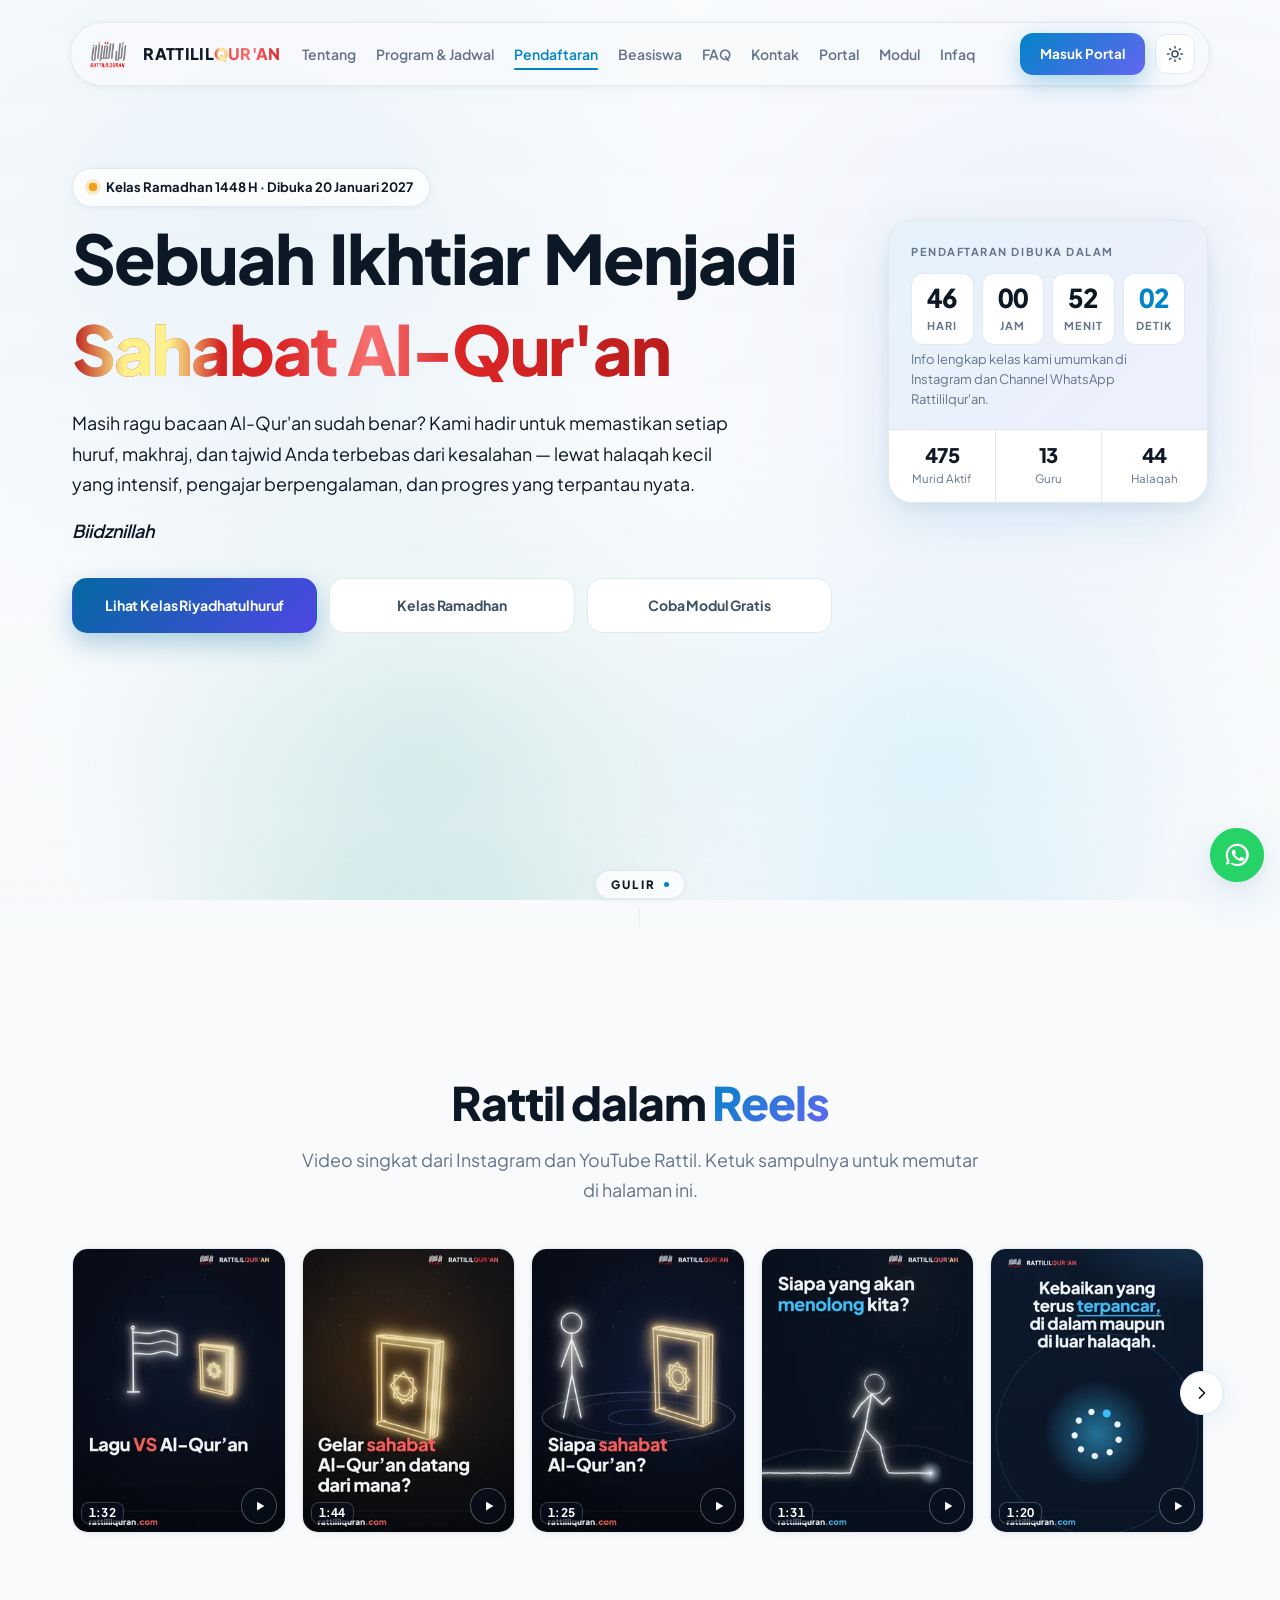
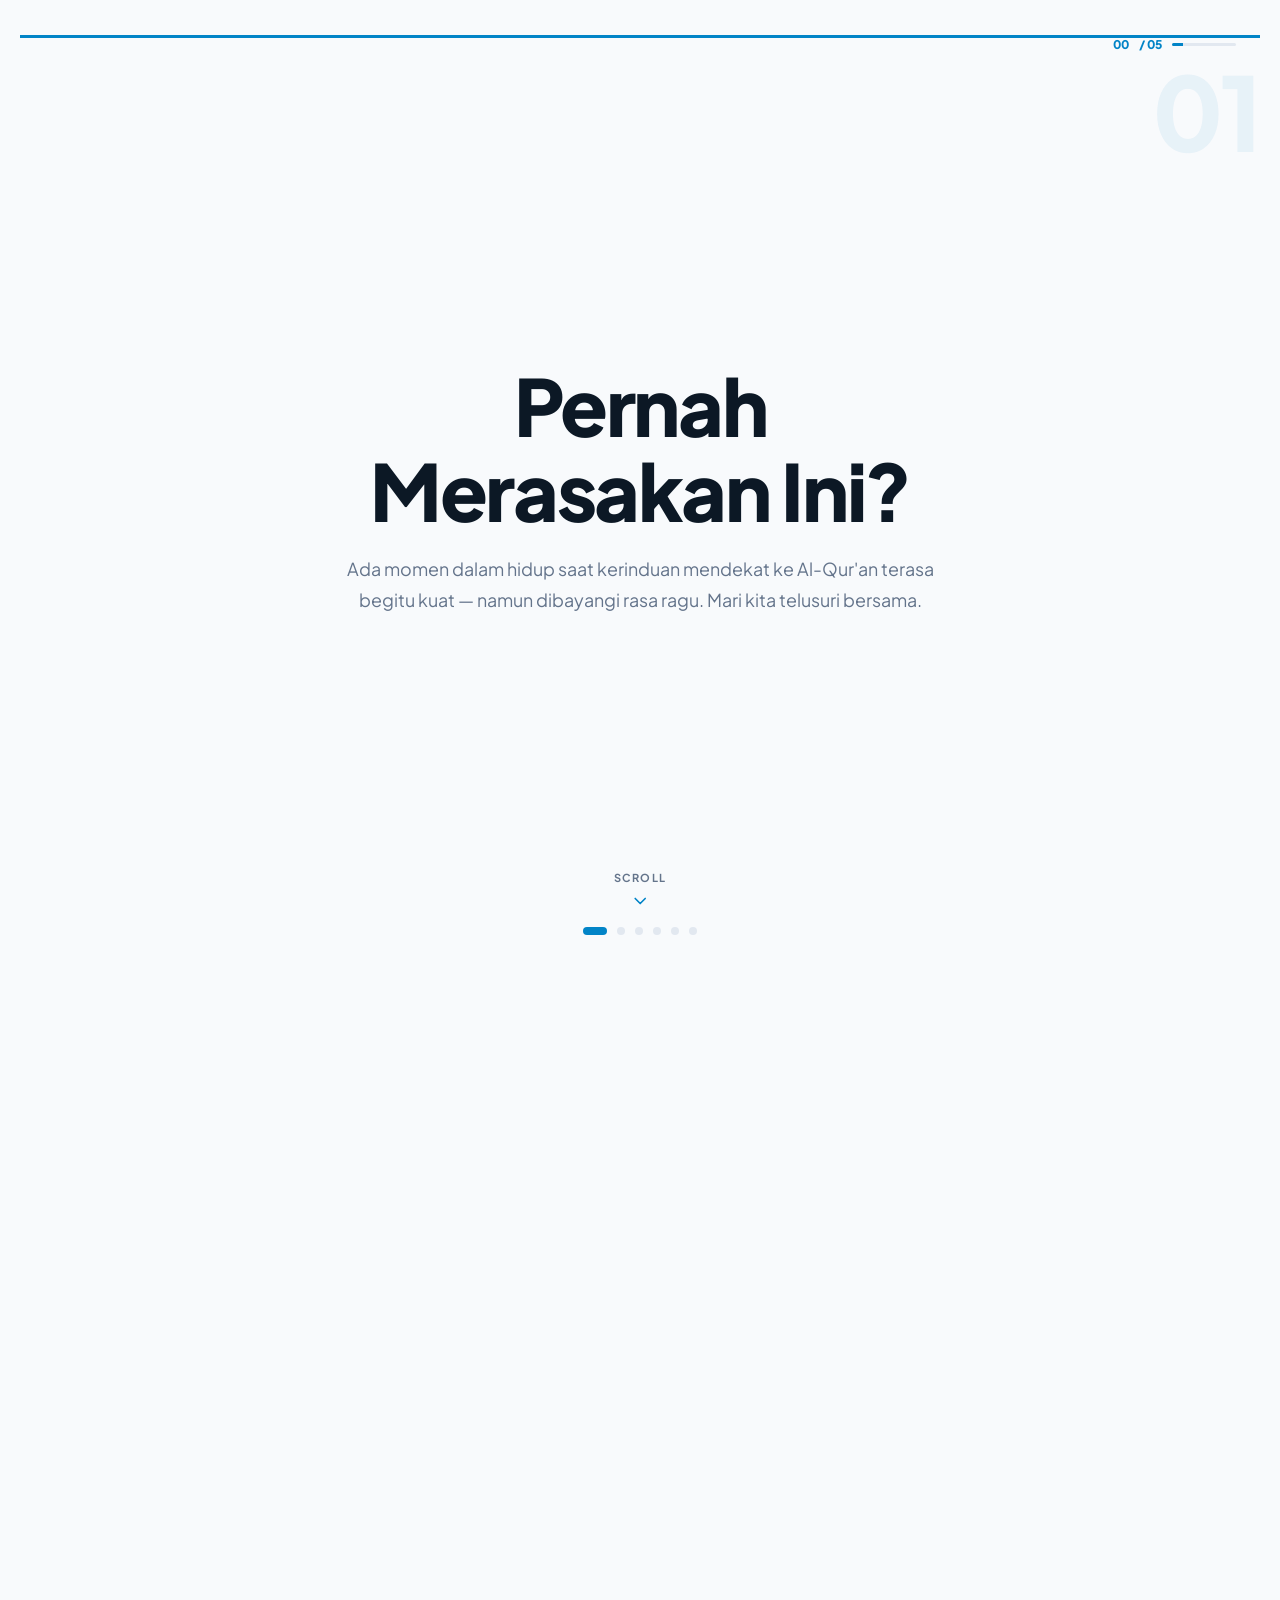
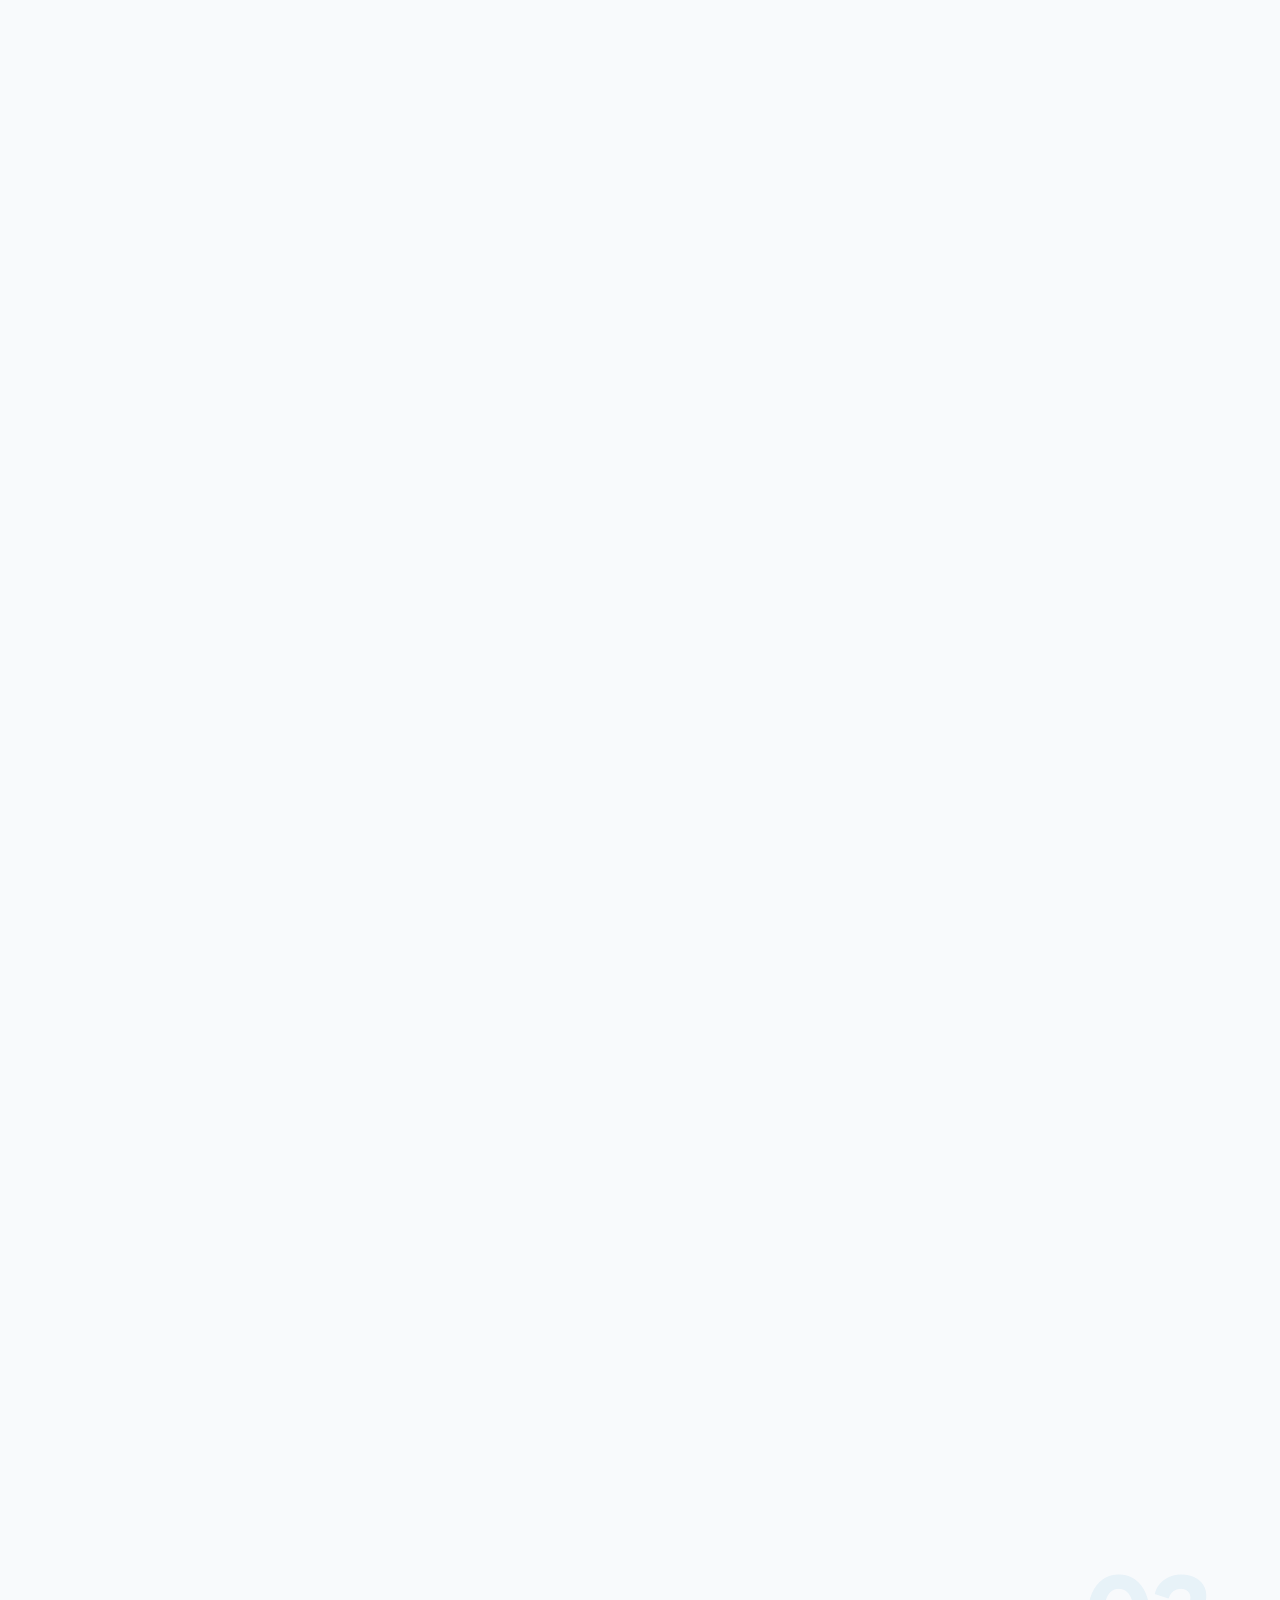
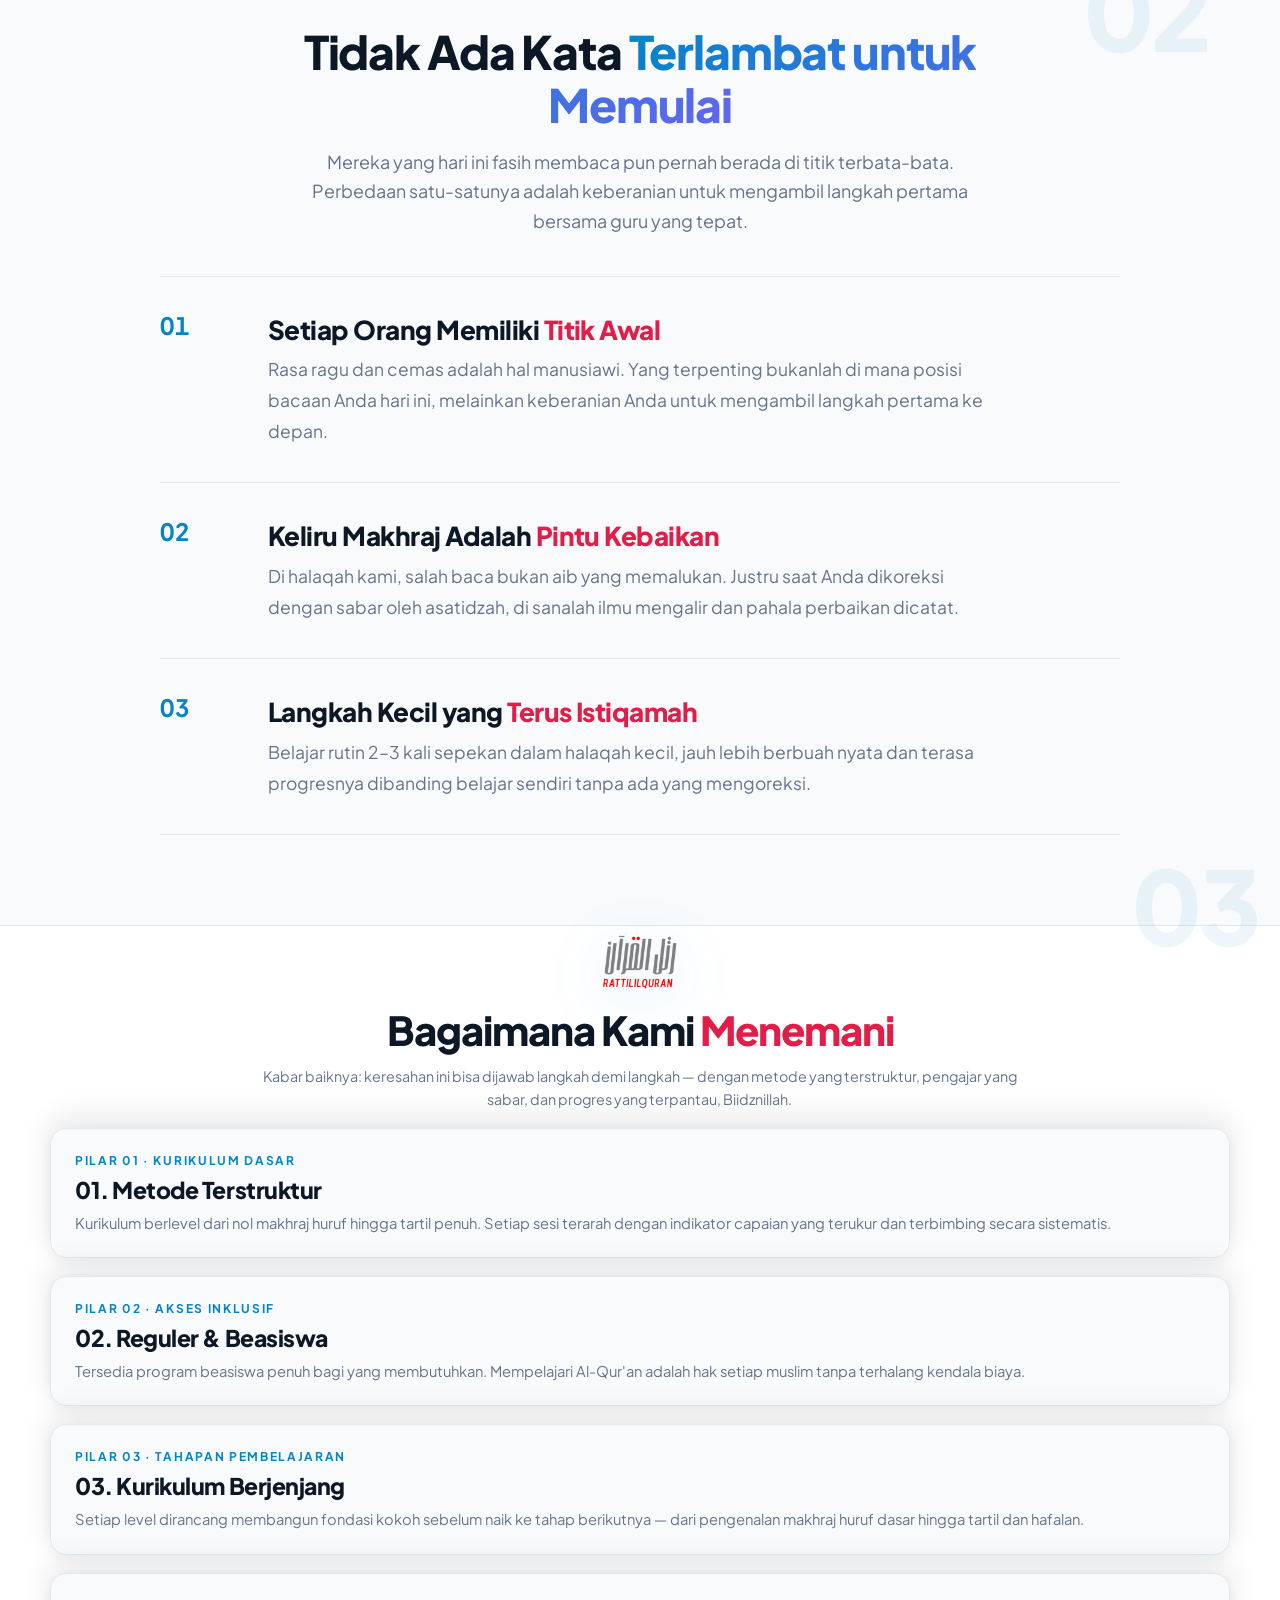
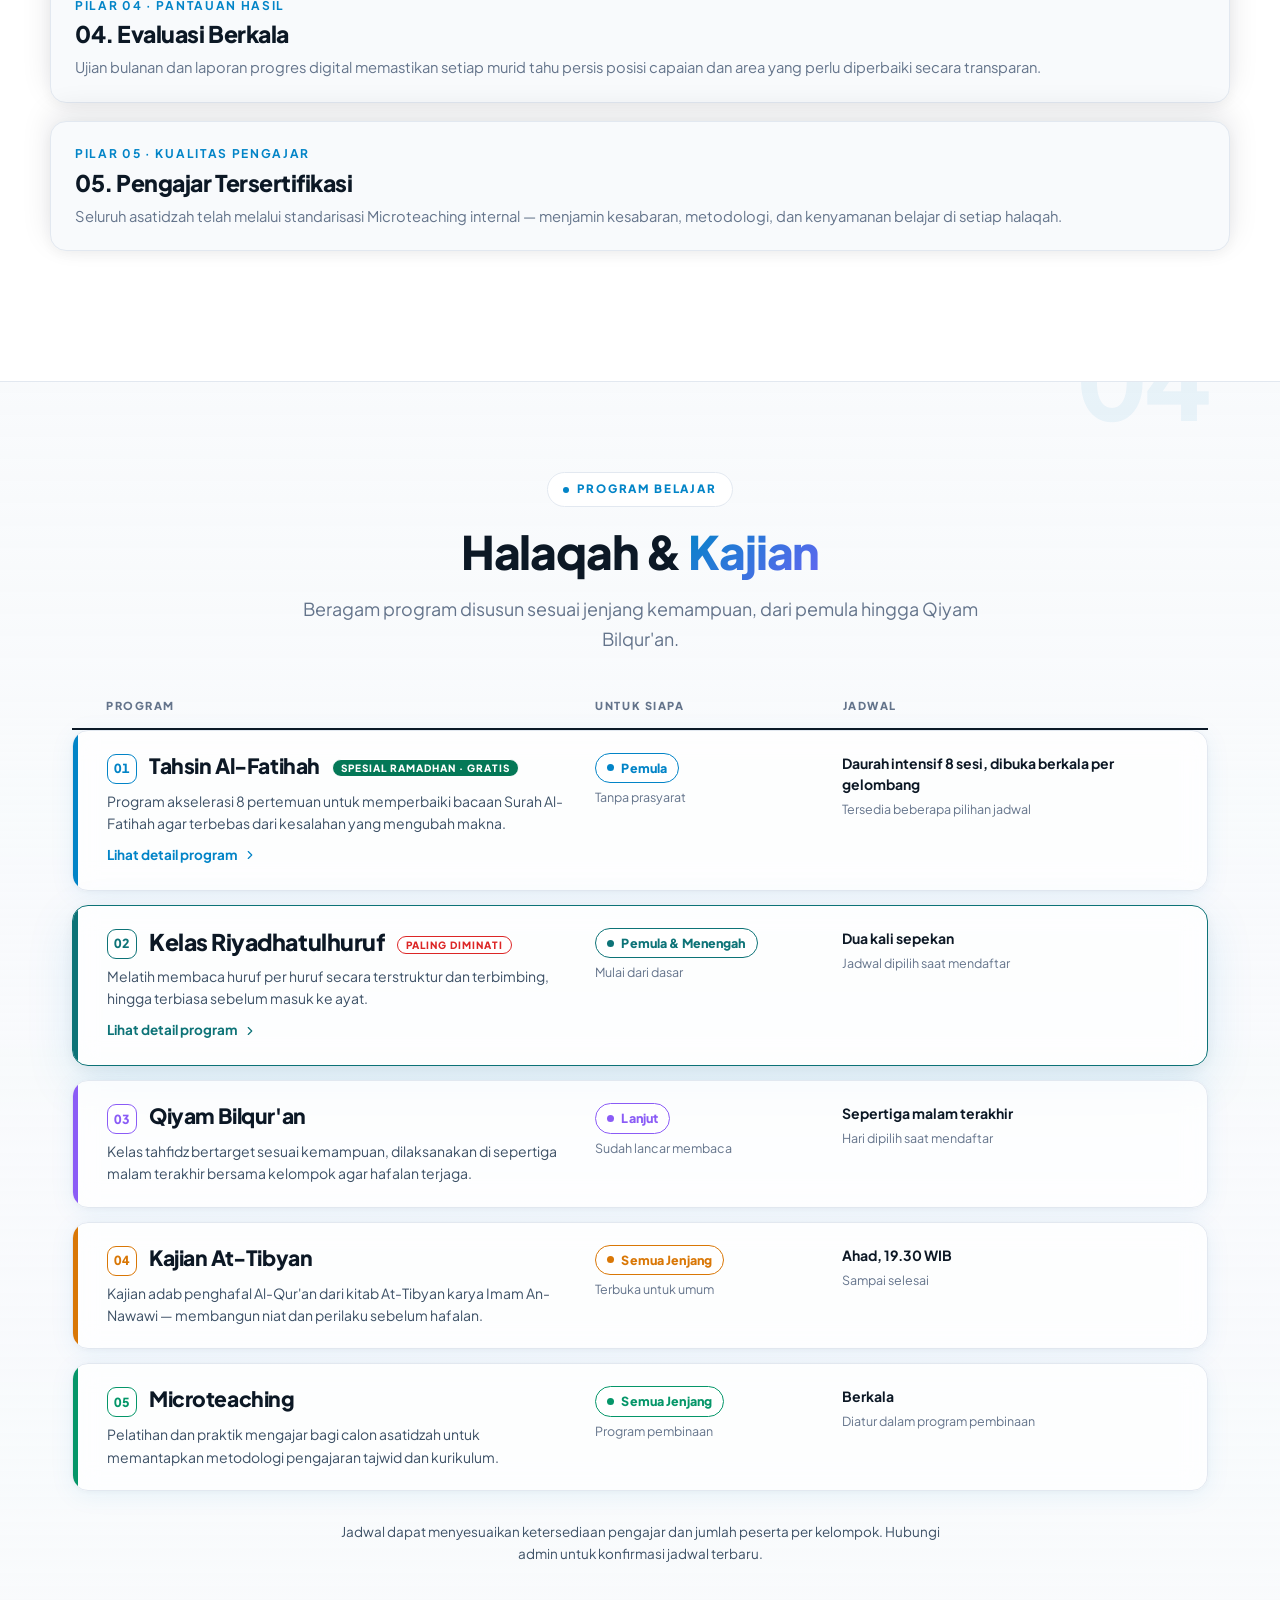
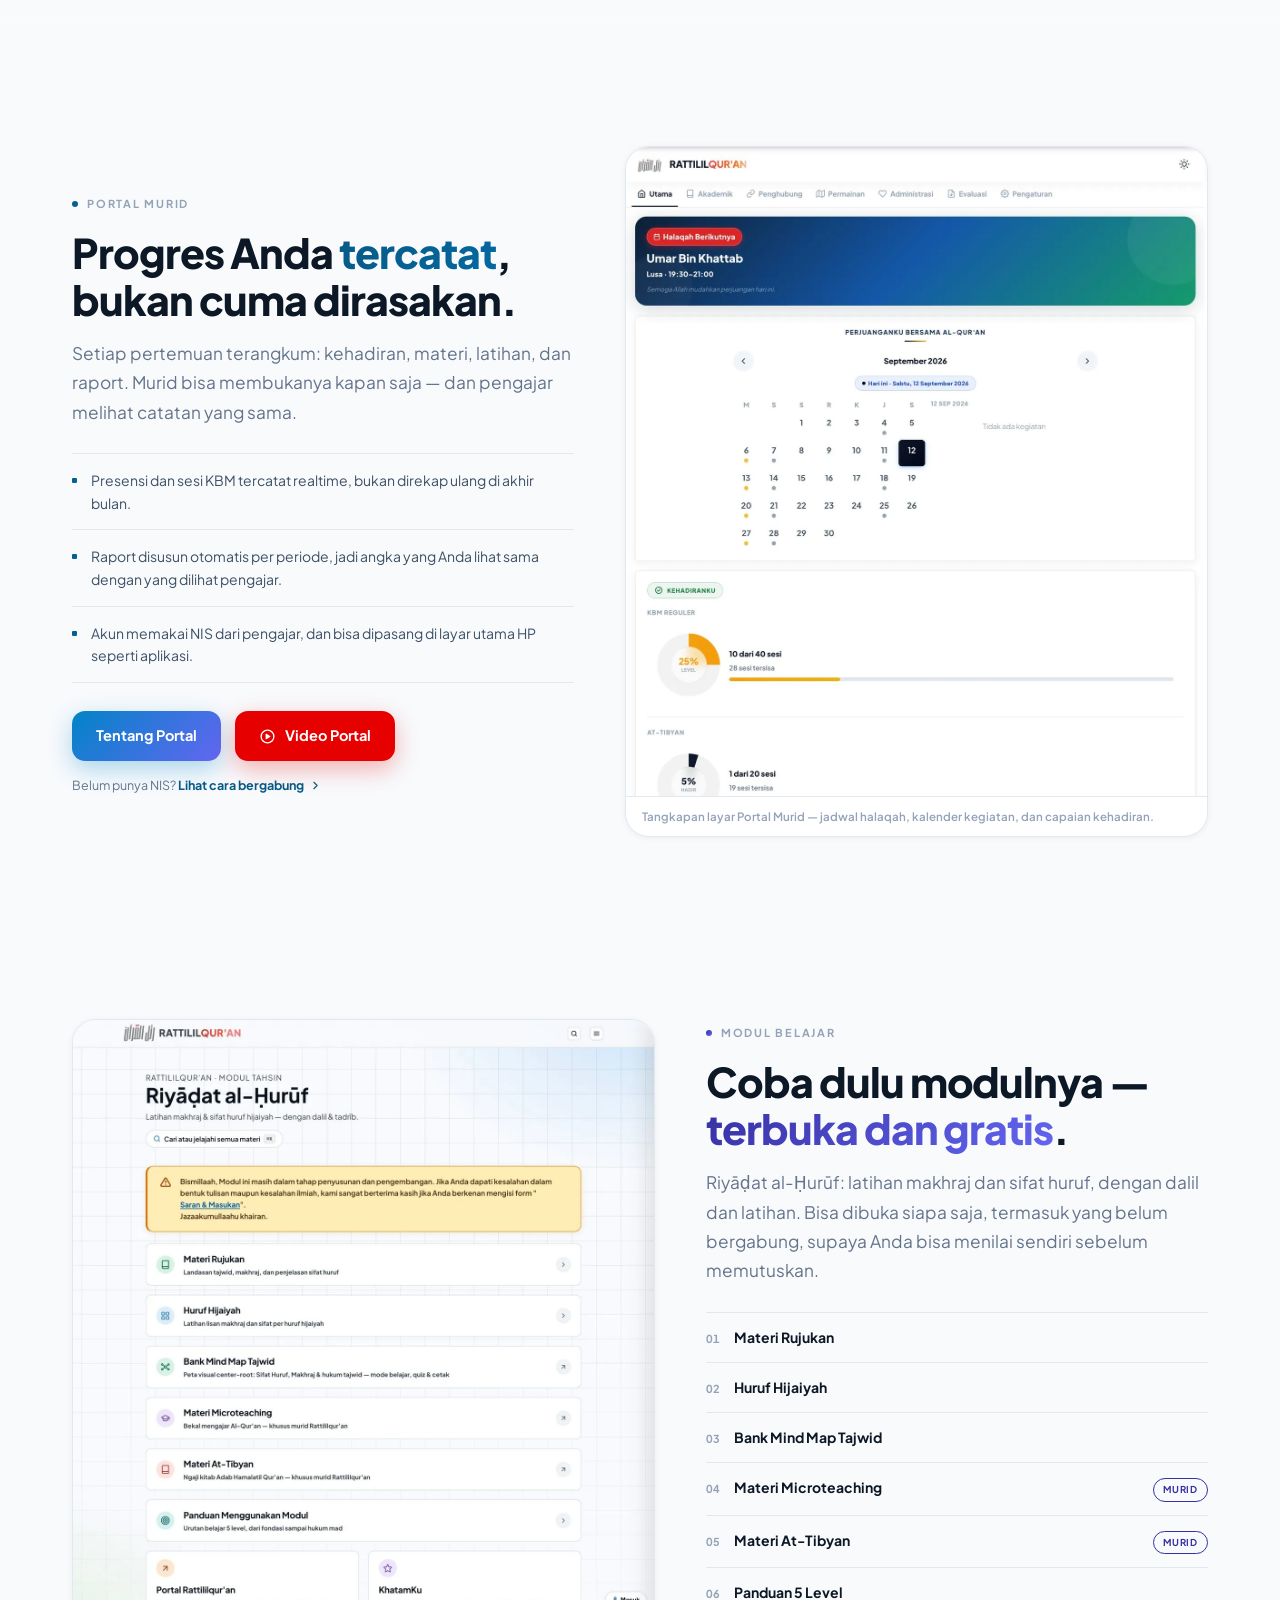
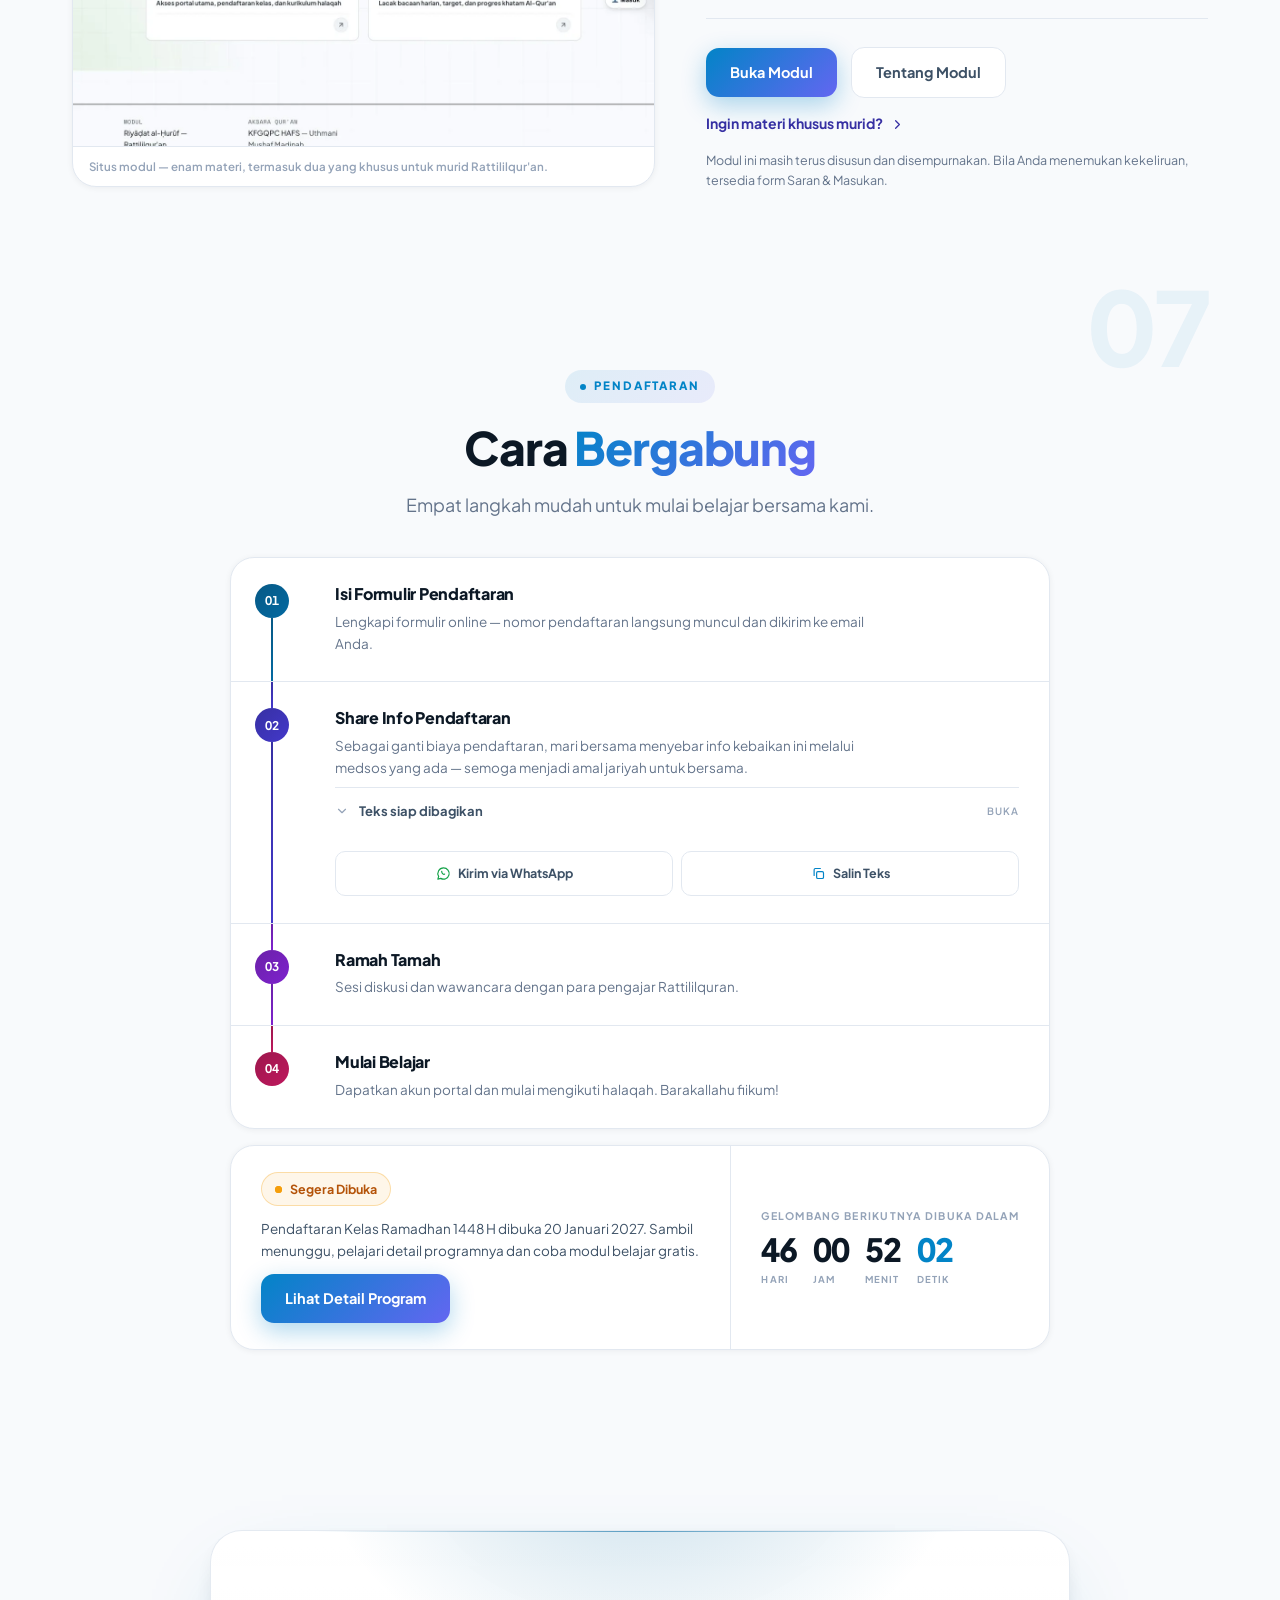
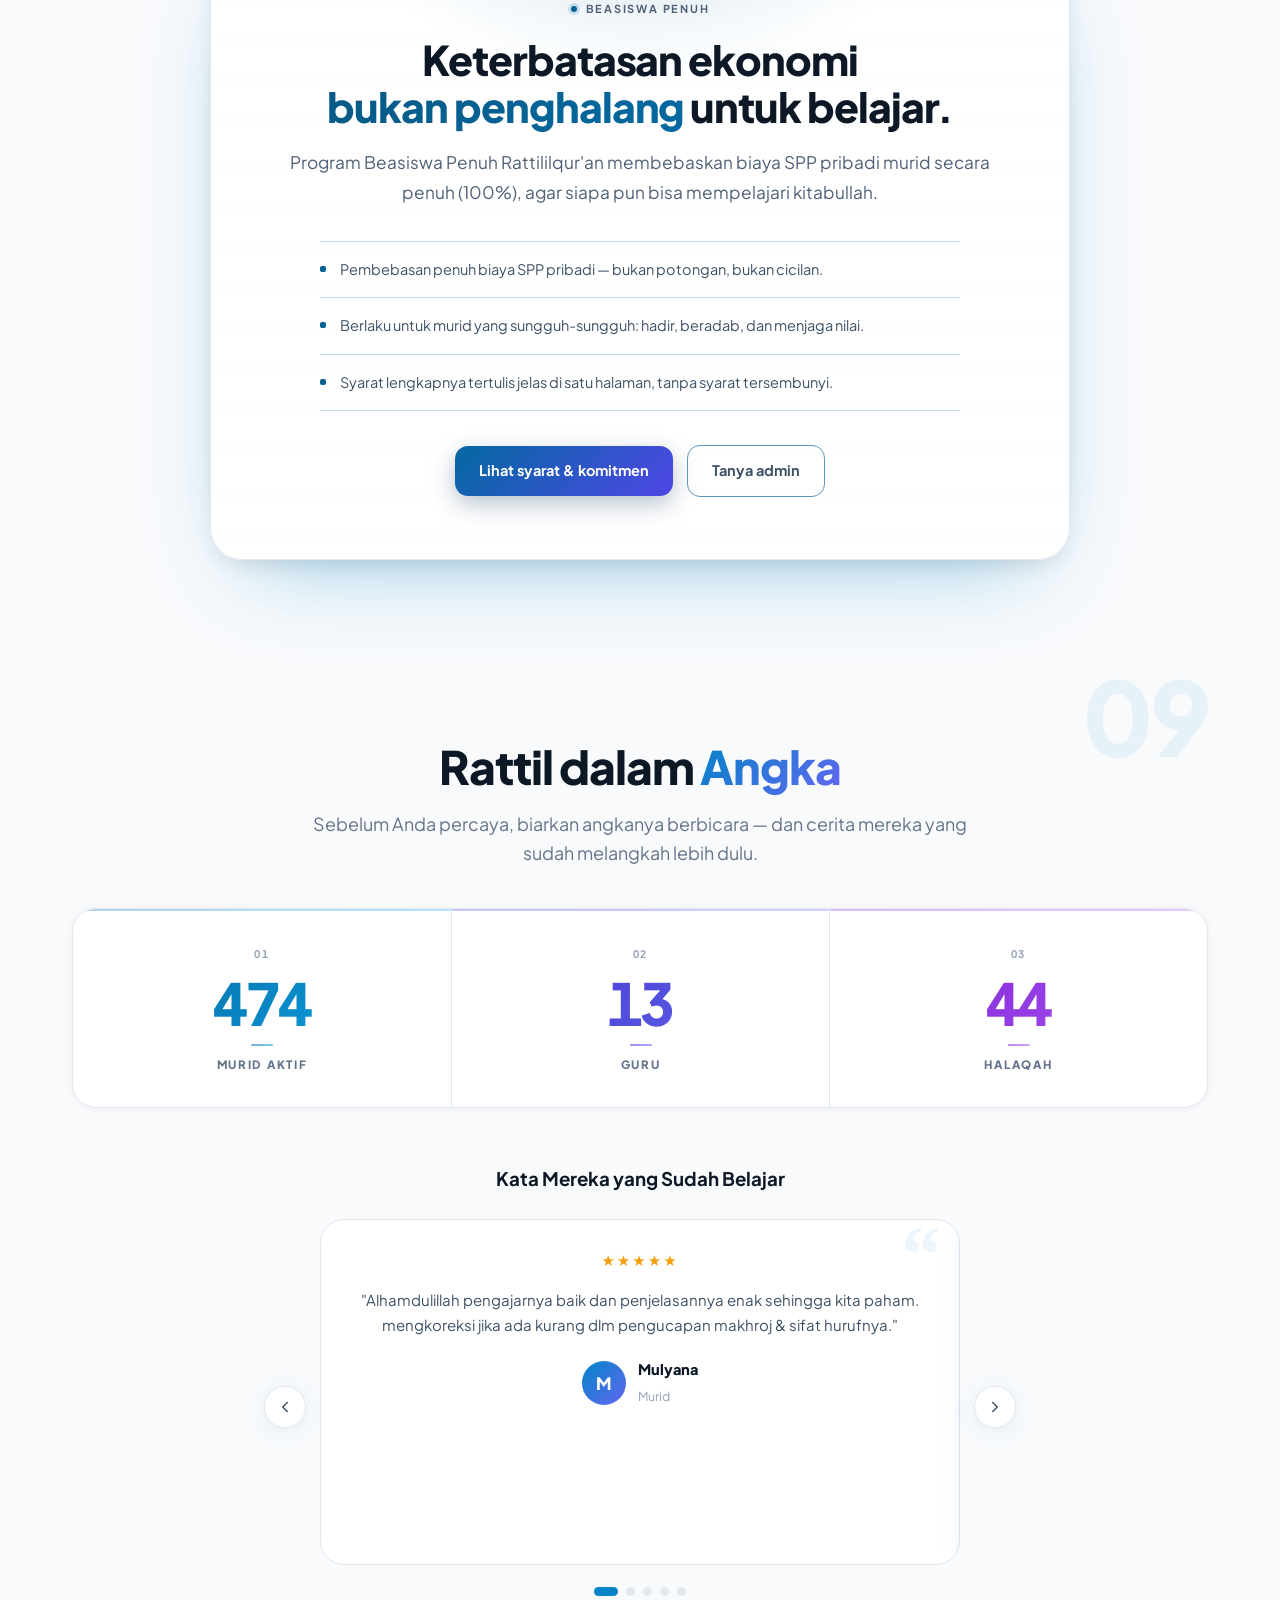
<file: index.html>
<!DOCTYPE html>
<html lang="id">
<head>
<script>
(function(){var t='system';try{t=localStorage.getItem('theme')||'system';}catch(e){}if(t==='dark'||(t==='system'&&window.matchMedia('(prefers-color-scheme: dark)').matches))document.documentElement.classList.add('theme-dark');})();
// Penanda JS aktif: animasi reveal hanya menyembunyikan konten bila skrip jalan.
// Tanpa ini, halaman tanpa JavaScript akan menyisakan elemen yang tak terlihat.
document.documentElement.classList.add('js');
</script>
<meta charset="UTF-8"/>
<meta name="google-site-verification" content="sTilhX3bCU2Qq35i1FYT9OktC3XqZ81PhK7-h01PFLQ"/>
<meta name="viewport" content="width=device-width, initial-scale=1.0, viewport-fit=cover"/>
<meta name="theme-color" content="#0d1f35"/>
<meta name="description" content="Rattililqur'an — Sebuah ikhtiar menjadi sahabat Al-Qur'an. Lembaga Tahsin & Tahfidz dengan halaqah kecil, pengajar berpengalaman, dan metode pembelajaran terstruktur."/>
<link rel="canonical" href="https://rattililquran.com/"/>
<meta property="og:title" content="Rattililqur'an — Sebuah Ikhtiar Menjadi Sahabat Al-Qur'an"/>
<meta property="og:description" content="Lembaga Tahsin & Tahfidz Al-Qur'an. Bergabunglah dalam halaqah pembelajaran yang terstruktur dan penuh berkah."/>
<meta property="og:type" content="website"/>
<meta property="og:url" content="https://rattililquran.com/"/>
<meta property="og:image" content="https://rattililquran.com/assets/images/og-home.jpg"/>
<meta property="og:image:width" content="1200"/>
<meta property="og:image:height" content="630"/>
<meta property="og:image:alt" content="Kartu Rattililqur'an: belajar Al-Qur'an dengan tartil, terstruktur & terpantau"/>
<meta property="og:image:type" content="image/jpeg"/>
<meta property="og:locale" content="id_ID"/>
<meta name="twitter:card" content="summary"/>
<meta name="twitter:title" content="Rattililqur'an — Sebuah Ikhtiar Menjadi Sahabat Al-Qur'an"/>
<meta name="twitter:description" content="Lembaga Tahsin & Tahfidz Al-Qur'an dengan halaqah kecil, pengajar berpengalaman, dan metode pembelajaran terstruktur."/>
<meta name="twitter:image" content="https://rattililquran.com/assets/images/og-home.jpg"/>
<link rel="icon" type="image/x-icon" href="favicon.ico">
<link rel="icon" type="image/png" sizes="192x192" href="assets/icons/icon-192.png">
<link rel="apple-touch-icon" sizes="180x180" href="apple-touch-icon.png">
<title>Rattililqur'an — Sebuah Ikhtiar Menjadi Sahabat Al-Qur'an</title>
<link rel="preload" as="image" imagesrcset="assets/images/Rattilhomepage-mobile-780.webp 780w, assets/images/Rattilhomepage-mobile-1170.webp 1170w" imagesizes="100vw" type="image/webp" media="(max-width:900px)" fetchpriority="high">
<link rel="preload" as="image" imagesrcset="assets/images/Rattilhomepage-desktop-1280.webp 1280w, assets/images/Rattilhomepage-desktop-1920.webp 1920w" imagesizes="100vw" type="image/webp" media="(min-width:901px)" fetchpriority="high">
<link rel="stylesheet" href="assets/fonts.css">
<script type="application/ld+json">
{
  "@context": "https://schema.org",
  "@graph": [
    {
      "@type": "WebSite",
      "@id": "https://rattililquran.com/#website",
      "url": "https://rattililquran.com/",
      "name": "Rattililqur'an",
      "alternateName": [
        "Rattilil Qur'an",
        "Rattililquran"
      ],
      "inLanguage": "id",
      "publisher": {
        "@id": "https://rattililquran.com/#organization"
      }
    },
    {
      "@type": "EducationalOrganization",
      "@id": "https://rattililquran.com/#organization",
      "name": "Rattililqur'an",
      "alternateName": "Rattililquran",
      "url": "https://rattililquran.com/",
      "logo": "https://rattililquran.com/assets/images/logo-abu.png",
      "description": "Lembaga Tahsin & Tahfidz Al-Qur'an dengan halaqah kecil, pengajar berpengalaman, dan metode pembelajaran terstruktur.",
      "email": "rattililquran.id@gmail.com",
      "sameAs": [
        "https://instagram.com/rattililquran",
        "https://youtube.com/@rattililquranindonesia",
        "https://whatsapp.com/channel/0029VaGYGlKCMY0A7aS9hj08"
      ],
      "contactPoint": {
        "@type": "ContactPoint",
        "telephone": "+62-823-1699-3233",
        "contactType": "customer service",
        "areaServed": "ID",
        "availableLanguage": [
          "Indonesian"
        ]
      }
    }
  ]
}
</script>
<style>
/* <picture> adalah elemen inline yang menambah tinggi baris. Untuk logo,
   tinggi barisnya dinolkan agar tinggi tetap ditentukan <img> seperti semula. */
.nav-brand picture,.footer-brand picture,.nikola-hero-logo picture{line-height:0;font-size:0}
.nav-brand picture img,.footer-brand picture img,.nikola-hero-logo picture img{display:block}


/* ════════════════════════════════════════════════════════════
   Rattililqur'an — Landing Page
   [EDIT] Konten yang perlu diisi ditandai dengan komentar [EDIT]:
   - Nomor WhatsApp  : 6282316993233
   - Instagram       : @rattililquran
   - Email           : rattililquran.id@gmail.com
   - Angka statistik : atribut data-count
   - Testimoni       : ganti teks bertanda [EDIT TESTIMONI]
   ════════════════════════════════════════════════════════════ */
:root{
  /* Backgrounds */
  --c-bg:#f8fafc; --c-card:#ffffff; --c-soft:#eff6ff; --c-glass:rgba(255,255,255,.72); --c-nav:rgba(248,250,252,.88);
  /* Ink */
  --c-ink:#0c1825; --c-ink-2:#3d5166; --c-ink-3:#64748b; --c-ink-4:#94a3b8;
  /* Brand */
  --c-primary:#0284c7; --c-primary-2:#6366f1; --c-accent:#059669;
  /* Line */
  --c-line:#e2e8f0;
  /* Gradients */
  --grad:linear-gradient(135deg,#0284c7,#6366f1);
  --grad-soft:linear-gradient(135deg,rgba(2,132,199,.10),rgba(99,102,241,.10));
  /* Radius */
  --r-sm:10px; --r:16px; --r-lg:24px; --r-xl:32px;
  /* Shadows */
  --sh-sm:0 1px 6px rgba(12,24,37,.06);
  --sh:0 4px 24px rgba(2,132,199,.08),0 1px 6px rgba(12,24,37,.04);
  --sh-lg:0 16px 48px rgba(2,132,199,.13),0 4px 16px rgba(12,24,37,.06);
  /* Motion */
  --ease-spring:cubic-bezier(.16,1,.3,1);
  --ease-smooth:cubic-bezier(.4,0,.2,1);
  --dur-fast:160ms; --dur:280ms; --dur-slow:700ms;
  /* Typography */
  /* Label & angka. Sebelumnya monospace sistem, sehingga bentuk huruf dan
     lebar angkanya berbeda antar-OS (macOS Menlo, Windows Consolas, Android
     fallback tak tentu). Kini memakai font yang sudah dimuat, dengan angka
     tabular supaya lebarnya seragam di semua perangkat tanpa unduhan tambahan. */
  --font-label:'Plus Jakarta Sans',system-ui,sans-serif;
}
html.theme-dark{
  --c-bg:#070e1c; --c-card:#0d1b30; --c-soft:#0f2138; --c-glass:rgba(13,27,48,.65); --c-nav:rgba(7,14,28,.9);
  --c-ink:#f1f5f9; --c-ink-2:#cbd5e1; --c-ink-3:#94a3b8; --c-ink-4:#64748b;
  --c-primary:#38bdf8; --c-primary-2:#818cf8; --c-accent:#34d399;
  --c-line:rgba(255,255,255,.08);
  --sh-sm:0 2px 10px rgba(0,0,0,.30);
  --sh:0 10px 34px rgba(0,0,0,.40);
  --sh-lg:0 28px 64px rgba(0,0,0,.55);
}
*,*::before,*::after{box-sizing:border-box;margin:0;padding:0;-webkit-tap-highlight-color:transparent}
html{-webkit-text-size-adjust:100%;scroll-behavior:smooth;overflow-x:clip}
body{
  font-family:'Plus Jakarta Sans',system-ui,sans-serif;
  background:var(--c-bg);color:var(--c-ink);
  min-height:100dvh;overflow-x:clip;line-height:1.65;
  -webkit-font-smoothing:antialiased;
}
::selection{background:rgba(99,102,241,.22)}

/* ── BACKGROUND: MOVING MESH GRADIENT ── */
.bg{position:fixed;inset:0;z-index:0;overflow:hidden;pointer-events:none;background:var(--c-bg)}
.bg-mesh{position:absolute;border-radius:50%;transform:translateZ(0);backface-visibility:hidden;will-change:transform;filter:blur(36px)}
.m1{width:68vmax;height:68vmax;top:-18vmax;left:-14vmax;background:radial-gradient(circle at 50% 50%,rgba(2,132,199,.55),rgba(2,132,199,0) 68%);animation:mesh1 14s ease-in-out infinite alternate}
.m2{width:64vmax;height:64vmax;top:-10vmax;right:-14vmax;background:radial-gradient(circle at 50% 50%,rgba(99,102,241,.50),rgba(99,102,241,0) 68%);animation:mesh2 17s ease-in-out infinite alternate;animation-delay:-4s}
.m3{width:58vmax;height:58vmax;bottom:-14vmax;left:4vmax;background:radial-gradient(circle at 50% 50%,rgba(13,148,136,.44),rgba(13,148,136,0) 68%);animation:mesh3 15s ease-in-out infinite alternate;animation-delay:-7s}
.m4{width:50vmax;height:50vmax;bottom:-10vmax;right:2vmax;background:radial-gradient(circle at 50% 50%,rgba(56,189,248,.42),rgba(56,189,248,0) 70%);animation:mesh4 18s ease-in-out infinite alternate;animation-delay:-10s}
html.theme-dark .m1{background:radial-gradient(circle at 50% 50%,rgba(19,52,92,.88),rgba(19,52,92,0) 68%)}
html.theme-dark .m2{background:radial-gradient(circle at 50% 50%,rgba(35,39,94,.85),rgba(35,39,94,0) 68%)}
html.theme-dark .m3{background:radial-gradient(circle at 50% 50%,rgba(15,60,64,.76),rgba(15,60,64,0) 68%)}
html.theme-dark .m4{background:radial-gradient(circle at 50% 50%,rgba(26,58,104,.72),rgba(26,58,104,0) 70%)}
@keyframes mesh1{
  0%{transform:translate3d(0,0,0) scale(1)}
  50%{transform:translate3d(14vmax,10vmax,0) scale(1.22)}
  100%{transform:translate3d(6vmax,16vmax,0) scale(1.05)}
}
@keyframes mesh2{
  0%{transform:translate3d(0,0,0) scale(1.06)}
  50%{transform:translate3d(-14vmax,9vmax,0) scale(0.92)}
  100%{transform:translate3d(-5vmax,-8vmax,0) scale(1.18)}
}
@keyframes mesh3{
  0%{transform:translate3d(0,0,0) scale(1)}
  50%{transform:translate3d(12vmax,-12vmax,0) scale(1.2)}
  100%{transform:translate3d(-8vmax,-6vmax,0) scale(0.94)}
}
@keyframes mesh4{
  0%{transform:translate3d(0,0,0) scale(1.1)}
  50%{transform:translate3d(-12vmax,-8vmax,0) scale(0.95)}
  100%{transform:translate3d(8vmax,-10vmax,0) scale(1.2)}
}
.bg-grid{
  position:fixed;inset:0;z-index:0;pointer-events:none;opacity:.4;
  background-image:radial-gradient(circle at 1px 1px,rgba(2,132,199,.12) 1px,transparent 0);
  background-size:38px 38px;
  -webkit-mask-image:radial-gradient(ellipse 80% 55% at 50% 0%,#000 35%,transparent 78%);
  mask-image:radial-gradient(ellipse 80% 55% at 50% 0%,#000 35%,transparent 78%);
}
html.theme-dark .bg-grid{opacity:.3;background-image:radial-gradient(circle at 1px 1px,rgba(129,140,248,.16) 1px,transparent 0)}
.bg-noise{position:fixed;inset:0;z-index:0;pointer-events:none;opacity:.028;background-image:url("data:image/svg+xml,%3Csvg xmlns='http://www.w3.org/2000/svg' width='200' height='200'%3E%3Cfilter id='n'%3E%3CfeTurbulence type='fractalNoise' baseFrequency='0.9' numOctaves='4' stitchTiles='stitch'/%3E%3C/filter%3E%3Crect width='100%25' height='100%25' filter='url(%23n)'/%3E%3C/svg%3E")}
html.theme-dark .bg-noise{opacity:.05}

/* ── SCROLL-REVEAL TEXT ── */
.about-visual .ayat-tr .ch{will-change:auto}

/* ── SCROLL PROGRESS ── */
.progress{position:fixed;top:0;left:0;height:3px;width:100%;z-index:100;background:var(--grad);box-shadow:0 0 12px rgba(99,102,241,.5);transform:scaleX(0);transform-origin:0 50%;will-change:transform}

/* ── ENTRANCE ── */
@keyframes fadeUp{from{opacity:0;transform:translateY(30px)}to{opacity:1;transform:translateY(0)}}
@keyframes fadeLeft{from{opacity:0;transform:translate3d(-70px,0,0)}to{opacity:1;transform:translate3d(0,0,0)}}
@keyframes fadeRight{from{opacity:0;transform:translate3d(70px,0,0)}to{opacity:1;transform:translate3d(0,0,0)}}
@keyframes slideFromRight{from{opacity:0;transform:translate3d(110px,0,0)}to{opacity:1;transform:translate3d(0,0,0)}}
@keyframes slideFromLeft{from{opacity:0;transform:translate3d(-110px,0,0)}to{opacity:1;transform:translate3d(0,0,0)}}
/* Keadaan tersembunyi digerbangi .js (dipasang skrip di <head>).
   Tanpa JavaScript, konten tetap terlihat — bukan halaman kosong. */
html.js [data-reveal]{opacity:0}
html.js [data-reveal].in{animation:fadeUp .7s var(--ease-spring) both;animation-delay:calc(var(--i,0) * 80ms)}
[data-reveal="left"].in{animation:fadeLeft .85s var(--ease-spring) both}
[data-reveal="right"].in{animation:fadeRight .85s var(--ease-spring) both}
[data-reveal="slide-right"].in{animation:slideFromRight .95s var(--ease-spring) both}
[data-reveal="slide-left"].in{animation:slideFromLeft .95s var(--ease-spring) both}
/* "stagger": wadah tanpa animasi sendiri, efek diberikan ke anak-anaknya (lihat Bab 02) */
[data-reveal="stagger"]{opacity:1}
[data-reveal="stagger"].in{animation:none}
@keyframes heroIn{from{opacity:0;transform:translateY(32px)}to{opacity:1;transform:translateY(0)}}
/* Animasi CSS murni — tetap selesai walau JavaScript mati, jadi tidak perlu digerbangi */
.h-anim{opacity:0;animation:heroIn .85s var(--ease-spring) both}

/* ── NAVBAR (floating pill → solid on scroll) ── */
.nav{position:fixed;top:0;left:0;right:0;z-index:60;padding:22px 16px 12px;transition:padding var(--dur) var(--ease-smooth)}
.nav-inner{max-width:1140px;margin:0 auto;padding:10px 14px;display:flex;align-items:center;justify-content:space-between;gap:12px;border:1px solid var(--c-line);border-radius:99px;background:var(--c-nav);box-shadow:var(--sh-sm);transition:max-width 350ms var(--ease-smooth),padding 350ms var(--ease-smooth),background 350ms var(--ease-smooth),border-color 350ms var(--ease-smooth),box-shadow 350ms var(--ease-smooth),border-radius 350ms var(--ease-smooth)}
.nav.scrolled{padding:0}
.nav.scrolled .nav-inner{max-width:100%;padding:12px 22px;border-radius:0;background:var(--c-nav);border-color:transparent;border-bottom:1px solid var(--c-line);box-shadow:var(--sh-sm)}
.nav-brand{display:flex;align-items:center;gap:11px;font-weight:800;font-size:16px;color:var(--c-ink);letter-spacing:0.02em;text-decoration:none;text-transform:uppercase;flex-shrink:0}
.nav-brand span{white-space:nowrap}
.nav-brand img{height:34px;width:auto}
.brand-accent{
  background:linear-gradient(90deg,#dc2626 0%,#f87171 50%,#dc2626 100%);
  background-size:100% auto;
  -webkit-background-clip:text;background-clip:text;
  -webkit-text-fill-color:transparent;
  font-weight:800;letter-spacing:0.02em;
  display:inline-block;
}
/* Kilat: teks merah statis + "pita" tipis berisi salinan teks kuning (dari data-kilat,
   lewat ::before — bukan teks DOM, jadi tidak terbaca ganda) yang meluncur di atasnya.
   Pita dan teks di dalamnya digeser transform ke arah berlawanan sehingga huruf tampak
   diam dan hanya kilatnya yang bergerak. Semua transform → dikerjakan GPU, tanpa repaint
   (versi lama menganimasikan background-position: repaint seluruh halaman tiap frame).
   Teks (.kilat-teks) & pita ditumpuk di sel grid yang sama, bukan position:relative pada .kilat —
   elemen ber-position memecah teks merek jadi kandidat LCP terpisah (LCP lab 2,0→3,8 s). */
.kilat{display:inline-grid}
.kilat-teks{grid-area:1/1}
.kilat-pita{grid-area:1/1;position:relative;width:25%;overflow:hidden;pointer-events:none;
  -webkit-mask-image:linear-gradient(90deg,transparent,#000 35%,#000 65%,transparent);
  mask-image:linear-gradient(90deg,transparent,#000 35%,#000 65%,transparent);
  animation:kilatPita var(--kilat-durasi,2.4s) linear infinite}
.kilat-pita::before{content:attr(data-kilat);position:absolute;top:0;left:0;width:400%;white-space:nowrap;
  background:none;-webkit-text-fill-color:#fef08a;color:#fef08a;
  animation:kilatTeks var(--kilat-durasi,2.4s) linear infinite}
html.theme-dark .kilat-pita::before{-webkit-text-fill-color:#fef9c3;color:#fef9c3}
@keyframes kilatPita{from{transform:translateX(-100%)}to{transform:translateX(400%)}}
@keyframes kilatTeks{from{transform:translateX(25%)}to{transform:translateX(-100%)}}
@media (prefers-reduced-motion:reduce){.kilat-pita{display:none}}
@media (prefers-reduced-motion:reduce){
  .brand-accent{animation:none;background:none;-webkit-text-fill-color:#dc2626;color:#dc2626}
}
.nav-links{display:flex;align-items:center;gap:2px;flex-wrap:nowrap}
.nav-link{font-size:14px;font-weight:600;color:var(--c-ink-3);padding:9px 9px;border-radius:11px;text-decoration:none;transition:color var(--dur-fast);position:relative;white-space:nowrap;flex-shrink:0}
.nav-link::after{content:'';position:absolute;left:9px;right:9px;bottom:5px;height:2px;border-radius:2px;background:var(--c-primary);transform:scaleX(0);transform-origin:center;transition:transform var(--dur) var(--ease-spring)}
.nav-link:hover{color:var(--c-primary)}
.nav-link:hover::after{transform:scaleX(1)}
.nav-link.active{color:var(--c-primary)}
.nav-link.active::after{transform:scaleX(1)}
.nav-cta{margin-left:6px}
.nav-actions .nav-cta-desktop{display:inline-flex}
.nav-links .nav-cta-mobile{display:none}
.nav-actions{display:flex;align-items:center;gap:10px;margin-left:auto;flex-shrink:0}
.theme-toggle{display:flex;align-items:center;justify-content:center;width:40px;height:40px;border:1px solid var(--c-line);background:var(--c-card);color:var(--c-ink-2);border-radius:11px;cursor:pointer;transition:color var(--dur-fast),border-color var(--dur-fast);flex-shrink:0}
.theme-toggle:hover{color:var(--c-primary);border-color:var(--c-primary)}
.theme-toggle svg{width:18px;height:18px}
.theme-toggle .i-moon{display:none}
html.theme-dark .theme-toggle .i-sun{display:none}
html.theme-dark .theme-toggle .i-moon{display:block}
.nav-toggle{display:none;width:42px;height:42px;border:1px solid var(--c-line);background:var(--c-card);border-radius:12px;cursor:pointer;align-items:center;justify-content:center;flex-direction:column;gap:4px}
.nav-toggle span{display:block;width:18px;height:2px;background:var(--c-ink-2);border-radius:2px;transition:.25s}
.nav-toggle.open span:nth-child(1){transform:translateY(6px) rotate(45deg)}
.nav-toggle.open span:nth-child(2){opacity:0}
.nav-toggle.open span:nth-child(3){transform:translateY(-6px) rotate(-45deg)}
@media(max-width:1100px){
  /* Panel menu: top dirapatkan ke navbar dan dibuat bisa di-scroll, supaya
     seluruh item tetap terjangkau di layar pendek maupun saat HP dimiringkan. */
  .nav-links{position:fixed;inset:92px 12px auto 12px;flex-direction:column;align-items:stretch;gap:4px;padding:16px 18px 22px;background:var(--c-card);border:1px solid var(--c-line);border-radius:var(--r-lg);box-shadow:var(--sh-lg);transform:translateY(-12px);opacity:0;visibility:hidden;pointer-events:none;transition:opacity .25s,transform .25s,visibility .25s;max-height:calc(100dvh - 104px);overflow-y:auto;overscroll-behavior:contain}
  .nav.scrolled .nav-links{top:74px;max-height:calc(100dvh - 86px)}
  .nav-links.show{transform:translateY(0);opacity:1;visibility:visible;pointer-events:auto}
  .nav-link{padding:13px 14px;font-size:15px}
  .nav-link::after{display:none}
  .nav-cta{margin:6px 0 0}
  .nav-actions .nav-cta-desktop{display:none}
  .nav-links .nav-cta-mobile{display:inline-flex}
  .nav-toggle{display:flex}
}

/* Laptop kecil (1101–1179px): menu lengkap (9 tautan) masih tampil sebaris; rapatkan jarak
   antartautan agar tombol tema tidak keluar dari pil navbar. */
@media(min-width:1101px) and (max-width:1179px){
  .nav-links{gap:0}
  .nav-link{padding:9px 6px;font-size:13.5px}
}

/* ── BUTTONS ── */
.btn{display:inline-flex;align-items:center;justify-content:center;gap:9px;font-family:inherit;font-weight:700;font-size:14.5px;cursor:pointer;border:none;border-radius:13px;padding:13px 24px;text-decoration:none;transition:transform var(--dur) var(--ease-spring),box-shadow var(--dur),background var(--dur);white-space:nowrap;position:relative;overflow:hidden}
.btn-primary{background:var(--grad);color:#fff;box-shadow:0 8px 24px rgba(2,132,199,.32)}
.btn-primary:hover{transform:translateY(-2px) scale(1.02);box-shadow:0 14px 34px rgba(2,132,199,.42)}
.btn-primary:active{transform:translateY(0) scale(1)}
.btn-primary::after{content:'';position:absolute;top:0;left:-130%;width:55%;height:100%;background:linear-gradient(120deg,transparent,rgba(255,255,255,.5),transparent);transform:skewX(-20deg)}
.btn-primary:hover::after{animation:shine .9s ease}
@keyframes shine{from{left:-130%}to{left:150%}}
.btn-ghost{background:var(--c-card);color:var(--c-ink-2);border:1.5px solid var(--c-line)}
.btn-ghost:hover{border-color:var(--c-primary);color:var(--c-primary);transform:translateY(-2px)}
.btn-wa{background:#25D366;color:#fff;box-shadow:0 8px 24px rgba(37,211,102,.32)}
.btn-wa:hover{transform:translateY(-2px);box-shadow:0 14px 34px rgba(37,211,102,.42)}
/* Merah YouTube — mengikuti pola tombol brand lain (.btn-wa).
   Efek kilau disamakan dengan .btn-primary agar kedua tombol di hook seragam. */
.btn-yt{background:#e60000;color:#fff;box-shadow:0 8px 24px rgba(230,0,0,.3)}
.btn-yt:hover{transform:translateY(-2px) scale(1.02);box-shadow:0 14px 34px rgba(255,0,0,.42)}
.btn-yt:active{transform:translateY(0) scale(1)}
.btn-yt::after{content:'';position:absolute;top:0;left:-130%;width:55%;height:100%;background:linear-gradient(120deg,transparent,rgba(255,255,255,.5),transparent);transform:skewX(-20deg)}
.btn-yt:hover::after{animation:shine .9s ease}
.btn-yt svg{width:20px;height:20px;stroke-width:2.1}
.btn-lg{padding:16px 32px;font-size:15.5px;border-radius:15px}
.btn svg{width:17px;height:17px;flex-shrink:0}

/* ── FLOATING ACTIONS ── */
.fab-group{position:fixed;right:18px;bottom:18px;z-index:70;display:flex;flex-direction:column;align-items:center;gap:12px}
.fab{display:flex;align-items:center;justify-content:center;width:54px;height:54px;border-radius:50%;text-decoration:none;box-shadow:var(--sh-lg);transition:transform var(--dur) var(--ease-spring),box-shadow var(--dur);border:none;cursor:pointer}
.fab:hover{transform:translateY(-3px) scale(1.05)}
.fab-wa{background:#25D366;color:#fff}
.fab-wa svg{width:28px;height:28px}
.fab-wa .pulse{position:absolute;inset:0;border-radius:50%;background:#25D366;opacity:.55;animation:fabPulse 2.4s ease-out infinite}
@keyframes fabPulse{0%{transform:scale(1);opacity:.55}100%{transform:scale(1.7);opacity:0}}
.fab-top{position:relative;width:42px;height:42px;background:var(--c-card);color:var(--c-primary);border:1px solid var(--c-line);opacity:0;pointer-events:none;transform:translateY(8px)}
.fab-top.show{opacity:1;pointer-events:auto;transform:translateY(0)}
.fab-top svg{width:20px;height:20px}
@media(max-width:640px){.fab-group{right:16px;bottom:18px}.fab-wa{width:50px;height:50px}.fab-wa svg{width:25px;height:25px}}

/* ── MOBILE STICKY CTA (DISABLED) ── */
.mobile-cta{display:none!important}

/* ── SECTION ── */
.section{position:relative;z-index:1;max-width:1180px;margin:0 auto;padding:90px 22px;scroll-margin-top:76px}
/* #kontak memakai padding-top:0 (inline), jadi jarak 76px di atas membuat judulnya
   tertutup navbar mengambang (bawah navbar ±100px). Beri jarak sendiri. */
#kontak{scroll-margin-top:124px}
.section.tight{padding-top:60px}
@media(max-width:640px){
  .section{padding:48px 18px}
  .section.tight{padding-top:24px}
  .grid{margin-top:28px}
}
.sec-num{position:absolute;top:-8px;right:22px;font-size:clamp(54px,8vw,120px);font-weight:800;line-height:1;letter-spacing:-.04em;color:var(--c-primary);opacity:.07;pointer-events:none;z-index:0;user-select:none;will-change:transform}
@media(max-width:640px){.sec-num{font-size:52px;top:-2px;right:14px}}
/* Angka dari data-n lewat ::before: dekorasi murni, tidak dihitung sebagai teks
   (sebelumnya gagal uji kontras 1,08:1 walau aria-hidden). */
.sec-num::before{content:attr(data-n)}
.eyebrow{display:inline-flex;align-items:center;gap:8px;font-size:11.5px;font-weight:800;letter-spacing:.16em;text-transform:uppercase;color:var(--c-primary);background:var(--grad-soft);padding:7px 15px;border-radius:99px;margin-bottom:18px;position:relative;z-index:1}
.eyebrow::before{content:'';width:6px;height:6px;border-radius:50%;background:var(--c-primary)}
.title{font-size:clamp(32px,3.6vw,48px);font-weight:800;letter-spacing:-.025em;color:var(--c-ink);line-height:1.15}
.title .grad-text{background:var(--grad);-webkit-background-clip:text;background-clip:text;-webkit-text-fill-color:transparent}
.sub{font-size:clamp(16px,1.4vw,19px);color:var(--c-ink-3);margin-top:16px;max-width:680px}
.center{text-align:center}
.center .sub{margin-left:auto;margin-right:auto}
.center .eyebrow{margin-left:auto;margin-right:auto}

/* ── HERO ── */
.hero{position:relative;z-index:1;max-width:1180px;margin:0 auto;padding:118px 22px 88px}
/* Foto latar khusus halaman 1 (hero) — full-bleed lebar layar.
   Memakai <picture> (art-direction): gambar terpisah untuk HP & desktop,
   WebP dengan fallback JPEG, sehingga hanya 1 berkas yang diunduh. */
.hero-bg{position:absolute;z-index:-2;top:0;bottom:0;left:50%;transform:translateX(-50%);width:100vw;overflow:hidden;pointer-events:none}
.hero-bg img{width:100%;height:100%;object-fit:cover;object-position:center;display:block}
/* Veil: menenangkan foto agar teks selalu kontras & profesional.
   Fokus gelap/terang berada tepat di zona teks, lalu memudar halus di ujung hero. */
.hero::after{
  content:'';position:absolute;z-index:-1;top:0;bottom:0;
  left:50%;transform:translateX(-50%);
  width:100vw;
  background:linear-gradient(180deg,
    rgba(248,250,252,.90) 0%,
    rgba(248,250,252,.88) 42%,
    rgba(248,250,252,.82) 62%,
    rgba(248,250,252,.55) 84%,
    rgba(248,250,252,0) 100%);
}
html.theme-dark .hero::after{
  background:linear-gradient(180deg,
    rgba(7,14,28,.90) 0%,
    rgba(7,14,28,.90) 42%,
    rgba(7,14,28,.86) 62%,
    rgba(7,14,28,.62) 84%,
    rgba(7,14,28,0) 100%);
}
.hero-grid{display:grid;grid-template-columns:1fr;gap:0;align-items:start;min-height:clamp(560px,calc(100svh - 160px),900px)}
.hero-copy{text-align:left;max-width:760px;margin:0;padding-top:clamp(24px,5.5vh,64px)}
.hero-badge{display:inline-flex;align-items:center;gap:9px;font-size:13px;font-weight:700;color:var(--c-ink);background:var(--c-glass);border:1px solid var(--c-line);padding:8px 16px;border-radius:99px;box-shadow:var(--sh-sm)}
.hero-badge .dot{position:relative;width:8px;height:8px;border-radius:50%;background:var(--c-accent);box-shadow:0 0 0 4px rgba(5,150,105,.18)}
.hero-badge .dot::after{content:'';position:absolute;inset:0;border-radius:50%;background:var(--c-accent);animation:dotPulse 2.4s ease-out infinite}
.hero-badge.closed .dot{background:#ef4444;box-shadow:0 0 0 4px rgba(239,68,68,.18)}
.hero-badge.closed .dot::after{display:none}
/* Segera dibuka (sebelum tanggal buka): kuning, tetap berdenyut. */
.hero-badge.soon .dot{background:#f59e0b;box-shadow:0 0 0 4px rgba(245,158,11,.2)}
.hero-badge.soon .dot::after{background:#f59e0b}
.hero-badge .dot{flex-shrink:0}
.hero-badge .hb-sep::before{content:' · '}
/* Layar sempit: nama gelombang & tanggal disusun dua baris (bukan teks yang terpotong acak). */
@media(max-width:420px){
  .hero-badge{border-radius:16px;text-align:left;padding:8px 14px;line-height:1.35}
  .hero-badge .hb-sep{display:none}
  .hero-badge .hb-tgl{display:block;font-size:12px;font-weight:600;color:var(--c-ink-2)}
}
@keyframes dotPulse{0%{transform:scale(1);opacity:.5}100%{transform:scale(3);opacity:0}}
@keyframes wordUp{to{opacity:1;transform:translateY(0)}}
.hero h1{font-size:clamp(38px,6vw,68px);font-weight:800;letter-spacing:-.03em;line-height:1.12;color:var(--c-ink);margin-top:12px;display:flex;flex-wrap:wrap;gap:.22em;justify-content:flex-start}
.hero h1 .w{display:inline-block;opacity:0;transform:translateY(28px);animation:wordUp .8s var(--ease-spring) forwards}
.hero h1 .w:nth-child(1){animation-delay:.30s}
.hero h1 .w:nth-child(2){animation-delay:.38s}
.hero h1 .w:nth-child(3){animation-delay:.46s}
.hero h1 .w:nth-child(4){animation-delay:.54s}
/* "Sahabat Al-Qur'an" — merah dengan efek kilat, sama seperti aksen navbar.
   Catatan: pakai background-image (bukan shorthand) agar background-clip:text tidak tereset. */
.hero h1 .grad{
  background-image:linear-gradient(90deg,#b91c1c 0%,#dc2626 35%,#f87171 50%,#dc2626 65%,#b91c1c 100%);
  background-size:100% auto;
  -webkit-background-clip:text;background-clip:text;
  -webkit-text-fill-color:transparent;
}
.hero h1 .grad .kilat-pita{--kilat-durasi:2.8s}
.hero h1 .w.kilat{display:inline-grid}
html.theme-dark .hero h1 .grad{background-image:linear-gradient(90deg,#f87171 0%,#ef4444 35%,#fca5a5 50%,#ef4444 65%,#f87171 100%);background-size:100% auto}
@media (prefers-reduced-motion:reduce){
  .hero h1 .grad{background-image:none;-webkit-text-fill-color:#dc2626;color:#dc2626}
  html.theme-dark .hero h1 .grad{background-image:none;-webkit-text-fill-color:#f87171;color:#f87171}
}
.hero p.lead{font-size:clamp(17px,1.4vw,20px);color:var(--c-ink);max-width:660px;margin:22px 0 0;line-height:1.7}
.hero p.lead .lead-em{display:block;margin-top:.9em;font-style:italic;font-weight:600;color:inherit}
.hero-cta{display:flex;gap:12px;flex-wrap:wrap;margin-top:32px;justify-content:flex-start}
/* Tiga tombol hero simetris: ukuran, tinggi, padding, dan border seragam */
.hero-copy .hero-cta .btn{flex:1 1 0;min-width:190px;padding:15px 18px;font-size:14px;letter-spacing:-.01em;text-align:center;justify-content:center;box-sizing:border-box}
/* Tombol hero: kontras teks putih lulus AA (gradien diperdalam seperti CTA footer). */
.hero .hero-cta .btn-primary{background:linear-gradient(135deg,#0369a1,#4f46e5);border:1.5px solid transparent}
.hero .hero-cta .btn-primary{box-shadow:0 10px 26px rgba(3,105,161,.3)}
/* Panel periode pendaftaran di kolom kanan hero — desain sama dengan program.html:
   hitung mundur, tanggal gelombang, catatan kuota, dan angka. */
.hero-panel{align-self:center;width:100%;border:1px solid var(--c-line);border-radius:var(--r-lg);background:var(--c-card);box-shadow:var(--sh-lg);overflow:hidden;text-align:left}
.hp-atas{padding:22px 22px 20px;background:var(--grad-soft)}
.hp-label{font-family:var(--font-label);font-size:11px;font-weight:700;letter-spacing:.14em;text-transform:uppercase;color:var(--c-ink-3)}
.hp-cd{display:grid;grid-template-columns:repeat(4,minmax(0,1fr));gap:8px;margin-top:12px}
.hp-cd[hidden]{display:none}
.hp-cd div{display:flex;flex-direction:column;align-items:center;padding:11px 0 9px;border:1px solid var(--c-line);border-radius:12px;background:var(--c-card)}
.hp-cd b{font-size:26px;font-weight:800;line-height:1;letter-spacing:-.03em;font-variant-numeric:tabular-nums;color:var(--c-ink)}
.hp-cd div:last-child b{color:var(--c-primary)}
.hp-cd span{margin-top:6px;font-size:11px;font-weight:700;letter-spacing:.1em;text-transform:uppercase;color:var(--c-ink-3)}
.hp-tgl{margin-top:14px;font-size:14px;font-weight:800;color:var(--c-ink)}
.hp-tgl[hidden]{display:none}
.hp-note{margin-top:4px;font-size:13px;line-height:1.55;color:var(--c-ink-3)}
.hp-angka{display:grid;grid-template-columns:repeat(3,minmax(0,1fr));border-top:1px solid var(--c-line)}
.hp-angka div{padding:14px 6px 13px;text-align:center}
.hp-angka div+div{border-left:1px solid var(--c-line)}
.hp-angka b{display:block;font-size:20px;font-weight:800;letter-spacing:-.02em;line-height:1.1;color:var(--c-ink)}
.hp-angka span{display:block;margin-top:4px;font-size:11.5px;color:var(--c-ink-3)}
/* Panel sejajar dengan judul: mulai setinggi padding .hero-copy + tinggi badge. */
@media(min-width:901px){
  .hero-grid{grid-template-columns:minmax(0,1fr) 320px;gap:48px}
  .hero-panel{align-self:start;margin-top:calc(clamp(24px,5.5vh,64px) + 52px)}
}
/* Desktop: sisakan ruang untuk panduan gulir (bottom 52px + ±64px tinggi) agar tidak
   bertumpuk dengan hitung mundur saat isi hero lebih tinggi dari layar. */
@media(min-width:901px){.hero{padding-bottom:128px}}
/* Laptop pendek (mis. 1280×720 / 1366×768): rapatkan hero supaya tombol dan
   hitung mundur tetap terlihat tanpa menggulir. */
@media(min-width:901px) and (max-height:820px){
  .hero{padding-top:96px}
  .hero-copy{padding-top:12px}
  .hero h1{font-size:clamp(38px,4.6vw,58px)}
  .hero p.lead{margin-top:16px;font-size:clamp(16px,1.3vw,18px)}
  .hero p.lead .lead-em{margin-top:.6em}
  .hero .hero-cta{margin-top:22px}
  .hero-panel{margin-top:64px}
  .hp-atas{padding:18px 20px 16px}
}
/* Panduan gulir di dasar hero — teks berdenyut dalam chip agar selalu terbaca di atas foto.
   Centering memakai left/right + margin auto, BUKAN translateX(-50%): animasi heroIn
   berakhir di transform:translateY(0) dan akan menimpa translateX sehingga cue meleset. */
.hero-scroll-cue{
  position:absolute;left:0;right:0;bottom:52px;margin:0 auto;z-index:2;
  width:max-content;
  display:flex;flex-direction:column;align-items:center;gap:9px;
  pointer-events:none;transition:opacity .5s var(--ease-smooth)
}
.hero-scroll-cue .cue-text{
  display:inline-flex;align-items:center;gap:8px;
  font-size:11.5px;font-weight:800;line-height:1;letter-spacing:.18em;text-transform:uppercase;
  color:var(--c-ink);
  background:var(--c-glass);border:1px solid var(--c-line);border-radius:99px;
  padding:8px 15px;box-shadow:var(--sh-sm);
  -webkit-backdrop-filter:blur(10px);backdrop-filter:blur(10px);
  animation:cuePulse 2.4s var(--ease-smooth) infinite
}
.hero-scroll-cue .cue-text::after{content:'';width:5px;height:5px;border-radius:50%;background:var(--c-primary);animation:cueDot 2.4s var(--ease-smooth) infinite}
.hero-scroll-cue .cue-line{width:1px;height:26px;position:relative;overflow:hidden;background:linear-gradient(180deg,var(--c-line),transparent)}
.hero-scroll-cue .cue-line::after{content:'';position:absolute;left:0;top:-14px;width:1px;height:14px;background:linear-gradient(180deg,transparent,var(--c-primary));animation:cueSlide 2.4s var(--ease-smooth) infinite}
@keyframes cuePulse{0%,100%{opacity:1}50%{opacity:.55}}
@keyframes cueDot{0%,100%{opacity:1;transform:scale(1)}50%{opacity:.4;transform:scale(.7)}}
@keyframes cueSlide{0%{transform:translateY(0)}100%{transform:translateY(42px)}}
/* `.h-anim` memakai animation-fill-mode:both sehingga keyframe akhir (opacity:1)
   mengunci nilai dan mengalahkan kelas ini — animation:none wajib agar bisa tersembunyi. */
.hero-scroll-cue.is-hidden{animation:none;opacity:0!important}
@media(prefers-reduced-motion:reduce){
  .hero-scroll-cue .cue-text,.hero-scroll-cue .cue-text::after,.hero-scroll-cue .cue-line::after{animation:none}
}
@media(max-width:900px){
  .hero{
    /* Padding bawah diperbesar supaya blok isi (badge, judul, tombol, panel)
       terdorong naik oleh centering, dan panduan gulir tetap punya ruang. */
    padding:96px 18px 104px;
    min-height:100svh;
    min-height:100dvh;
    display:flex;
    flex-direction:column;
    justify-content:center;
  }
  .hero-grid{
    grid-template-columns:1fr;
    gap:0;
    min-height:0;
    width:100%;
    margin:auto 0;
  }
  .hero-copy{text-align:center;max-width:100%;padding-top:0}
  .hero h1{
    font-size:clamp(32px,8vw,44px);
    justify-content:center;
    line-height:1.14;
  }
  .hero p.lead{
    font-size:clamp(14.5px,3.7vw,16.5px);
    line-height:1.6;
    margin-top:14px;
    margin-left:auto;
    margin-right:auto;
    max-width:94%;
  }
  .hero-cta{justify-content:center}
  .hero .hero-cta{margin-top:20px;gap:10px}
  .hero-copy .hero-cta .btn{flex:1 1 100%;max-width:360px;min-width:0;padding:13px 20px;font-size:14px;border-radius:13px}
  .hero-panel{max-width:380px;margin:24px auto 0}
  .hp-atas{padding:18px 18px 16px}
  .hp-cd b{font-size:23px}
}
/* Layar sangat pendek (mis. 320×568): countdown masih bertemu area panduan
   gulir. Sembunyikan hanya di situ — pada 360×640 ke atas sudah aman. */
@media(max-width:340px){
  .hero-scroll-cue{display:none}
}
/* Panduan gulir dinaikkan di HP supaya tidak berdesakan dengan blok countdown. */
@media(max-width:900px){
  .hero-scroll-cue{bottom:26px;gap:7px}
}
/* Layar HP sangat pendek (mis. 320×568): isi hero lebih tinggi daripada layar
   sehingga countdown jatuh di bawah fold. Rapatkan jarak antarunsur dan
   kecilkan blok countdown supaya seluruh isi tetap terlihat tanpa menggulir. */
@media(max-width:900px) and (max-height:640px){
  /* Atas: badge tidak tertutup navbar mengambang; bawah: ruang panduan gulir. */
  .hero{padding:92px 16px 96px}
  .hero h1{font-size:clamp(26px,7.6vw,32px)}
  .hero p.lead{margin-top:9px;font-size:14px;line-height:1.5}
  .hero .hero-cta{margin-top:12px}
  .hero .hero-cta .btn{padding:10px 16px;font-size:13.5px}
  .hero-panel{margin-top:16px}
  .hp-atas{padding:14px 16px 12px}
  .hp-note{display:none}
  .hp-cd b{font-size:20px}
  .hp-angka div{padding:10px 6px 9px}
  .hero-scroll-cue{bottom:16px}
}

/* ── TRUSTED STRIP (marquee) ── */
@media(max-width:640px){}

/* ── STORY CHAPTERS (SCROLLYTELLING) ── */
/* Outer scroller: height = 100vh * (slides+1) to give scroll room */
.section-pinned-story{
  position:relative;
  z-index:1;
  background:var(--c-bg);
  /* 7 × 100vh: 1 intro + 6 slides */
  height:700vh;
}
/* Sticky viewport — stays fixed while user scrolls through the section */
.pinned-sticky-wrap{
  position:sticky;
  top:0;
  height:100vh;
  display:flex;
  flex-direction:column;
  justify-content:center;
  gap:0;
  max-width:1240px;
  margin:0 auto;
  padding:0 24px;
  box-sizing:border-box;
  overflow:hidden;
}
.pinned-header{display:flex;align-items:center;justify-content:space-between;gap:16px;width:100%;margin-bottom:12px}
.pinned-progress-indicator{display:flex;align-items:center;gap:10px;font-size:12px;font-weight:800;color:var(--c-primary)}
.pinned-progress-indicator .p-bar{width:64px;height:3px;background:var(--c-line);border-radius:3px;overflow:hidden}
.pinned-progress-indicator .p-fill{height:100%;width:25%;background:var(--c-primary);transition:width .4s var(--ease-smooth)}

/* Scroll progress bar at top of sticky panel */
.pinned-scroll-progress{
  position:absolute;top:0;left:0;right:0;height:3px;
  background:var(--c-line);
}
.pinned-scroll-progress-fill{
  height:100%;width:0%;
  background:var(--c-primary);
  transition:width .1s linear;
}

/* Stacked slide deck viewport */
.pinned-track-viewport{
  position:relative;width:100%;overflow:hidden;
  border-radius:var(--r-lg);
  flex:1 1 auto;
}
.pinned-track{
  position:relative;width:100%;height:100%;
}

/* Each slide stacked absolutely in viewport */
.pinned-slide{
  position:absolute;inset:0;width:100%;height:100%;
  display:flex;align-items:center;justify-content:center;
  padding:32px 32px;box-sizing:border-box;
  opacity:0;pointer-events:none;
  transition:opacity .6s var(--ease-smooth), transform .7s var(--ease-spring);
  will-change:transform,opacity;
  z-index:1;
}

/* Mixed entry positions per slide */
.pinned-slide[data-enter="right"]:not(.ps-active){transform:translate3d(120px,0,0);opacity:0}
.pinned-slide[data-enter="left"]:not(.ps-active){transform:translate3d(-120px,0,0);opacity:0}
.pinned-slide[data-enter="bottom"]:not(.ps-active){transform:translate3d(0,90px,0);opacity:0}
.pinned-slide[data-enter="top"]:not(.ps-active){transform:translate3d(0,-90px,0);opacity:0}
.pinned-slide[data-enter="scale"]:not(.ps-active){transform:scale(.88);opacity:0}

/* Active slide: centered, fully visible */
.pinned-slide.ps-active{
  opacity:1;pointer-events:auto;
  transform:translate3d(0,0,0) scale(1);
  z-index:2;
}

/* Dot navigation */
.pinned-dots{display:flex;justify-content:center;align-items:center;gap:10px;margin-top:16px;flex-shrink:0}
.pinned-dot{width:8px;height:8px;border-radius:50%;border:none;padding:0;cursor:pointer;
  background:var(--c-line);transition:background .25s,transform .25s,width .25s}
.pinned-dot.pd-active{background:var(--c-primary);width:24px;border-radius:4px}


/* Scroll hint arrow (shown on first slide) */
.pinned-scroll-hint{
  position:absolute;bottom:24px;left:50%;transform:translateX(-50%);
  display:flex;flex-direction:column;align-items:center;gap:4px;
  font-size:11px;font-weight:700;letter-spacing:.1em;text-transform:uppercase;
  color:var(--c-ink-3);opacity:1;transition:opacity .4s;pointer-events:none;
}
.pinned-scroll-hint svg{
  width:20px;height:20px;stroke:var(--c-primary);fill:none;
  stroke-width:2;stroke-linecap:round;stroke-linejoin:round;
  animation:bounceDown 1.6s ease-in-out infinite;
}
@keyframes bounceDown{0%,100%{transform:translateY(0)}50%{transform:translateY(6px)}}
.pinned-scroll-hint.sh-hidden{opacity:0}

/* ── Slide grid layout ── */
.slide-grid{display:grid;grid-template-columns:1fr 1fr;gap:clamp(32px,5.5vw,72px);align-items:center;width:100%;max-width:1080px;margin:0 auto;text-align:left}
/* art-left: illustration on left, copy on right */
.slide-grid.art-left .slide-art{grid-column:1;grid-row:1}
.slide-grid.art-left .slide-copy{grid-column:2;grid-row:1}

.slide-copy{display:flex;flex-direction:column;gap:18px;max-width:600px}
.slide-tag{display:inline-flex;align-items:center;gap:8px;font-size:12.5px;font-weight:800;letter-spacing:.14em;color:var(--c-primary);text-transform:uppercase}
.slide-tag::before{content:'';width:20px;height:2px;background:var(--c-primary)}
.slide-copy h3{font-size:clamp(34px,12px + 1.7vw + 2.2vh,58px);font-weight:800;color:var(--c-ink);line-height:1.12;letter-spacing:-.025em;text-wrap:balance}
.slide-copy h3 .hook-red{color:#e11d48}
html.theme-dark .slide-copy h3 .hook-red{color:#fb7185}
.slide-copy p{font-size:clamp(16.5px,1.4vw,20px);color:var(--c-ink-3);line-height:1.75;font-weight:500}

/* Slide dark background (slide 2 & 4) — hanya area teks, bukan seluruh slide */
.pinned-slide.slide-dark .slide-copy{background:#0a0a0a;border-radius:16px;padding:32px 36px}
html.theme-dark .pinned-slide.slide-dark .slide-copy{background:#0f0f0f}
.pinned-slide.slide-dark .slide-copy h3{color:#e5e7eb}
.pinned-slide.slide-dark .slide-copy h3 .hook-red{color:#fb7185}
.pinned-slide.slide-dark .slide-copy p{color:#d1d5db}
.pinned-slide.slide-dark .slide-tag{color:#f9a8d4}
.pinned-slide.slide-dark .slide-tag::before{background:#f9a8d4}

/* ── Slide illustration ── */
.slide-art{position:relative;display:flex;align-items:center;justify-content:center}
/* Ilustrasi sorot (assets/sorot/sorot-ilus.js), besar tanpa bingkai seperti layar poin Presentasi Microteaching.
   Tema gelap: garis bercahaya emas/putih. Tema terang: tinta dengan pendar berwarna. */
.sorot-layar{width:100%;height:min(56vh,30rem)}
.sorot-hidup{display:block;width:100%;height:100%;overflow:visible}
.sorot-hidup path{stroke-width:var(--garis,2.4);stroke-dasharray:1;stroke-dashoffset:1}
.sorot-hidup .e{stroke:#b86e0a}.sorot-hidup .p{stroke:#1e293b}.sorot-hidup .b{stroke:#2f5fd0}.sorot-hidup .r{stroke:#94a3b8}
.sorot-hidup{--pendar:drop-shadow(0 0 2px rgba(217,140,30,.35)) drop-shadow(0 6px 16px rgba(217,140,30,.22));
  --pendar-kuat:drop-shadow(0 0 4px rgba(217,140,30,.6)) drop-shadow(0 6px 26px rgba(217,140,30,.4));filter:var(--pendar)}
html.theme-dark .sorot-hidup .e{stroke:#ffbe55}html.theme-dark .sorot-hidup .p{stroke:#f4f7fb}
html.theme-dark .sorot-hidup .b{stroke:#6f9dff}html.theme-dark .sorot-hidup .r{stroke:#3a4558}
html.theme-dark .sorot-hidup{--pendar:drop-shadow(0 0 3px rgba(255,214,150,.85)) drop-shadow(0 0 14px rgba(255,170,60,.38));
  --pendar-kuat:drop-shadow(0 0 4px rgba(255,220,160,1)) drop-shadow(0 0 22px rgba(255,170,60,.55))}
.sorot-pena{fill:#fff6e0;opacity:0;filter:drop-shadow(0 0 6px #ffd27a) drop-shadow(0 0 16px rgba(255,190,85,.9))}
.sorot-cincin{fill:none;stroke:#ffbe55;stroke-width:calc(var(--garis,2.4) * .6);opacity:0;transform-box:fill-box;transform-origin:center}
.sorot-hidup.is-kilau .sorot-cincin{animation:sorot-cincin 1.1s cubic-bezier(.2,.7,.3,1) forwards}
.sorot-hidup.is-kilau{animation:sorot-kilau 1s ease-out}
.sorot-hidup.is-utuh{animation:sorot-napas 5.5s ease-in-out 1s infinite alternate}
@keyframes sorot-cincin{from{opacity:.85;transform:scale(.15)}to{opacity:0;transform:scale(1.25)}}
@keyframes sorot-kilau{0%{filter:var(--pendar-kuat) brightness(1.35)}100%{filter:var(--pendar)}}
@keyframes sorot-napas{from{filter:var(--pendar)}to{filter:var(--pendar-kuat)}}
@media (prefers-reduced-motion:reduce){
  .sorot-hidup path{stroke-dashoffset:0}
  .sorot-hidup,.sorot-hidup .sorot-cincin{animation:none!important}
}

/* Masuk bertahap: label → judul → paragraf, lalu stabilo merah menyapu kalimat kunci. Ilustrasi sorot mulai
   digambar bersamaan, jadi tiap slide terasa "dibuka", bukan sekadar muncul. */
.pinned-slide .slide-copy>*,.pinned-slide .slide-intro>*,.pinned-slide .slide-close>*{
  opacity:0;transform:translate3d(0,22px,0);transition:opacity .45s var(--ease-smooth),transform .6s var(--ease-spring)}
.pinned-slide.ps-active .slide-copy>*,.pinned-slide.ps-active .slide-intro>*,.pinned-slide.ps-active .slide-close>*{opacity:1;transform:none}
.pinned-slide.ps-active :is(.slide-copy,.slide-intro,.slide-close)>:nth-child(1){transition-delay:.12s}
.pinned-slide.ps-active :is(.slide-copy,.slide-intro,.slide-close)>:nth-child(2){transition-delay:.24s}
.pinned-slide.ps-active :is(.slide-copy,.slide-intro,.slide-close)>:nth-child(3){transition-delay:.4s}
.slide-copy h3 .hook-red{background:linear-gradient(rgba(225,29,72,.16),rgba(225,29,72,.16)) no-repeat 0 88%/0% 38%;
  transition:background-size .7s var(--ease-smooth) .1s;-webkit-box-decoration-break:clone;box-decoration-break:clone}
.pinned-slide.ps-active .slide-copy h3 .hook-red{background-size:100% 38%;transition-delay:.85s}
html.theme-dark .slide-copy h3 .hook-red,.pinned-slide.slide-dark .slide-copy h3 .hook-red{
  background-image:linear-gradient(rgba(251,113,133,.22),rgba(251,113,133,.22))}
.slide-art{opacity:0;transform:scale(.94);transition:opacity .5s var(--ease-smooth),transform .8s var(--ease-spring)}
.pinned-slide.ps-active .slide-art{opacity:1;transform:none}

/* ── Slide intro ── */
.slide-intro{display:flex;flex-direction:column;align-items:center;justify-content:center;gap:20px;text-align:center;padding:40px 24px;max-width:700px}
.slide-intro .slide-tag{justify-content:center}
.slide-intro .intro-title{font-size:clamp(44px,16px + 3.2vw + 2.4vh,80px);font-weight:800;line-height:1.08;text-wrap:balance;letter-spacing:-.03em;margin:0;color:var(--c-ink)}
.slide-intro .intro-sub{font-size:clamp(16.5px,1.4vw,19.5px);color:var(--c-ink-3);max-width:620px;line-height:1.75;margin:0}

/* ── Slide 6 close ── */
.slide-close{display:flex;flex-direction:column;align-items:center;justify-content:center;gap:18px;text-align:center;padding:40px 24px;max-width:640px}
.slide-close .sc-eyebrow{font-size:clamp(12px,1.3vw,14px);letter-spacing:.12em;text-transform:uppercase;color:var(--c-ink-3);font-weight:700}
.slide-close h3{font-size:clamp(28px,10px + 1.4vw + 1.6vh,44px);line-height:1.22;font-weight:800;margin:0;text-wrap:balance}
.slide-close h3 strong{color:var(--c-primary)}
.slide-close p{font-size:clamp(16px,1.4vw,19px);color:var(--c-ink-2);max-width:580px;line-height:1.75;margin:0}

@media(max-width:860px){
  .section-pinned-story{height:600vh}
  .pinned-sticky-wrap{padding:0 16px}
  .pinned-slide{padding:28px 16px}
  .slide-grid,.slide-grid.art-left{grid-template-columns:1fr;gap:12px;text-align:center}
  .slide-grid.art-left .slide-art{grid-column:auto;grid-row:1}
  .slide-grid.art-left .slide-copy{grid-column:auto;grid-row:2}
  .slide-grid .slide-art{grid-row:1}
  .slide-grid .slide-copy{grid-row:2}
  .slide-copy{align-items:center;text-align:center;max-width:100%;gap:8px}
  .slide-copy h3{font-size:clamp(26px,3.9vh,33px);line-height:1.15}
  .slide-copy p{font-size:13.5px;line-height:1.6}
  .sorot-layar{height:min(30vh,240px)}
  .slide-close{padding:28px 16px;gap:12px}
  .slide-close h3{font-size:clamp(23px,3.2vh,28px)}
  .pinned-slide.slide-dark .slide-copy{padding:16px 16px}
  .pinned-scroll-hint{bottom:12px}
}
@media(max-width:480px){
  .section-pinned-story{height:460vh}
  .pinned-slide{padding:20px 12px}
  .sorot-layar{height:min(26vh,200px)}
  .slide-close{padding:20px 12px;gap:10px}
  .slide-close h3{font-size:clamp(22px,3.1vh,26px)}
  .slide-close p{font-size:13px}
  .slide-intro{padding:20px 12px;gap:10px}
  .slide-intro .intro-title{font-size:clamp(36px,5.4vh,44px)}
  .slide-copy h3{font-size:clamp(25px,3.8vh,31px)}
  .slide-copy p{font-size:12.8px}
}
/* ── TITIK BALIK (EDITORIAL HAIRLINE LIST - TANPA KARTU KOTAK) ── */
.turn-hero{text-align:center;max-width:780px;margin:0 auto 40px}
.turn-list{display:flex;flex-direction:column;max-width:960px;margin:0 auto;text-align:left}
.turn-item{position:relative;display:grid;grid-template-columns:80px 1fr;gap:28px;padding:36px 0;border-top:1px solid var(--c-line);overflow:hidden}
.turn-item:last-child{border-bottom:1px solid var(--c-line)}
.turn-item-no{font-family:var(--font-label);font-size:24px;font-weight:700;letter-spacing:.06em;color:var(--c-primary);line-height:1}
.turn-item-body h3{font-size:clamp(20px,2.6vw,26px);font-weight:800;color:var(--c-ink);line-height:1.3;margin-bottom:8px;letter-spacing:-.02em}
.turn-item-body h3 .hook-red{color:#e11d48}
html.theme-dark .turn-item-body h3 .hook-red{color:#fb7185}
.turn-item-body p{font-size:clamp(15.5px,1.4vw,17.5px);color:var(--c-ink-3);line-height:1.75;max-width:720px}

/* ── EFEK MASUK 3 POIN (nomor, heading, paragraf, garis) ── */
/* Kondisi awal tersembunyi — hanya berlaku pada wadah data-reveal="stagger" */
.turn-hero[data-reveal="stagger"] .title,
.turn-hero[data-reveal="stagger"] .sub,
.turn-item[data-reveal="stagger"] .turn-item-no,
.turn-item[data-reveal="stagger"] .turn-item-body h3,
.turn-item[data-reveal="stagger"] .turn-item-body p{opacity:0}
/* Tanpa JavaScript, semua elemen ini harus tetap terlihat */
html:not(.js) .turn-hero[data-reveal="stagger"] .title,
html:not(.js) .turn-hero[data-reveal="stagger"] .sub,
html:not(.js) .turn-item[data-reveal="stagger"] .turn-item-no,
html:not(.js) .turn-item[data-reveal="stagger"] .turn-item-body h3,
html:not(.js) .turn-item[data-reveal="stagger"] .turn-item-body p{opacity:1}
@keyframes turnNumIn{from{opacity:0;transform:translateY(20px) scale(.72)}60%{transform:translateY(-3px) scale(1.04)}to{opacity:1;transform:translateY(0) scale(1)}}
@keyframes turnHeadingIn{from{opacity:0;transform:translateY(22px)}to{opacity:1;transform:translateY(0)}}
@keyframes turnBodyIn{from{opacity:0;transform:translateY(28px)}to{opacity:1;transform:translateY(0)}}
@keyframes turnRuleGrow{from{transform:scaleX(0)}to{transform:scaleX(1)}}
/* garis atas: tumbuh dari kiri + kilau tipis saat kartu masuk */
.turn-item::before{
  content:'';position:absolute;top:0;left:0;right:0;height:1px;
  background:linear-gradient(90deg,transparent,var(--c-primary),transparent);
  transform:scaleX(0);transform-origin:left;opacity:0;
}
.turn-item.in::before{
  animation:turnRuleGrow .9s var(--ease-spring) both, turnRuleFade 1.2s ease-out .35s both;
}
@keyframes turnRuleFade{from{opacity:1}to{opacity:0}}
/* nomor: memantul masuk lebih dulu */
.turn-item.in .turn-item-no{
  animation:turnNumIn .78s var(--ease-spring) both;
  animation-delay:calc(var(--i,0) * 90ms + 60ms);
}
/* heading: menyusul menenangkan */
.turn-item.in .turn-item-body h3{
  animation:turnHeadingIn .75s var(--ease-spring) both;
  animation-delay:calc(var(--i,0) * 90ms + 180ms);
}
/* paragraf: masuk terakhir, paling lembut */
.turn-item.in .turn-item-body p{
  animation:turnBodyIn .78s var(--ease-spring) both;
  animation-delay:calc(var(--i,0) * 90ms + 300ms);
}
/* hero bab: judul & sub naik halus */
@keyframes turnHeroIn{from{opacity:0;transform:translateY(26px)}to{opacity:1;transform:translateY(0)}}
.turn-hero.in .title{animation:turnHeroIn .8s var(--ease-spring) both}
.turn-hero.in .sub{animation:turnHeroIn .8s var(--ease-spring) .12s both}
@media (prefers-reduced-motion:reduce){
  .turn-item.in::before,
  .turn-item.in .turn-item-no,
  .turn-item.in .turn-item-body h3,
  .turn-item.in .turn-item-body p,
  .turn-hero.in .title,
  .turn-hero.in .sub{animation:none!important;opacity:1!important;transform:none!important}
  .turn-hero[data-reveal="stagger"] .title,
  .turn-hero[data-reveal="stagger"] .sub,
  .turn-item[data-reveal="stagger"] .turn-item-no,
  .turn-item[data-reveal="stagger"] .turn-item-body h3,
  .turn-item[data-reveal="stagger"] .turn-item-body p{opacity:1!important}
}
@media(max-width:640px){
  .turn-item{grid-template-columns:1fr;gap:8px;padding:26px 0}
  .turn-item-no{font-size:18px}
}
/* ── RATTIL DALAM ANGKA ──
   Tiap kolom punya nada gradasi sendiri (--sa/--sb) yang senada dengan rail
   alur pendaftaran. Angka memakai background-image (bukan shorthand) agar
   background-clip:text tidak tereset. Nilai asli tetap ada di HTML supaya
   halaman tetap benar tanpa JavaScript. */
.evidence-stats{display:grid;grid-template-columns:repeat(3,minmax(0,1fr));gap:0;margin-top:40px;background:var(--c-card);border:1px solid var(--c-line);border-radius:var(--r-lg);overflow:hidden;box-shadow:var(--sh-sm)}
.evidence-stat{position:relative;isolation:isolate;padding:36px 22px 32px;text-align:center;border-left:1px solid var(--c-line);transition:background var(--dur-fast)}
.evidence-stat:first-child{border-left:0}
/* rail gradasi di tepi atas: redup, menyala saat hover */
.evidence-stat::before{content:'';position:absolute;top:0;left:0;right:0;height:2px;background:linear-gradient(90deg,var(--sa),var(--sb));opacity:.3;transition:opacity var(--dur)}
/* garis aksen pendek di bawah angka — pengganti pendar yang mudah keruh */
.evidence-stat b::after{content:'';display:block;width:22px;height:2px;margin:12px auto 0;border-radius:2px;background:linear-gradient(90deg,var(--sa),var(--sb));opacity:.55;transition:width var(--dur),opacity var(--dur)}
.evidence-stat:hover{background:var(--c-soft)}
.evidence-stat:hover::before{opacity:1}
.evidence-stat:hover b::after{width:38px;opacity:1}
.stat-no{display:block;font-family:var(--font-label);font-size:10.5px;font-weight:700;font-style:normal;letter-spacing:.16em;color:var(--c-ink-4);margin-bottom:12px}
.evidence-stat b{display:block;font-size:clamp(38px,5.4vw,58px);font-weight:800;line-height:1;letter-spacing:-.045em;font-variant-numeric:tabular-nums;background-image:linear-gradient(135deg,var(--sa),var(--sb));-webkit-background-clip:text;background-clip:text;-webkit-text-fill-color:transparent}
.stat-label{display:block;font-size:11.5px;font-weight:800;color:var(--c-ink-3);text-transform:uppercase;letter-spacing:.15em;margin-top:10px}
html.theme-dark .evidence-stat b{background-image:linear-gradient(135deg,color-mix(in srgb,var(--sa) 62%,#ffffff),color-mix(in srgb,var(--sb) 58%,#ffffff))}
html.theme-dark .stat-label{color:var(--c-ink-2)}
html.theme-dark .evidence-stat b::after{opacity:.75}
html.theme-dark .evidence-stat:hover b::after{opacity:1}
/* HP: jadikan baris ledger (indeks · label · angka) supaya rapi & hemat tinggi */
@media(max-width:640px){
  .evidence-stats{grid-template-columns:1fr}
  .evidence-stat{display:grid;grid-template-columns:auto minmax(0,1fr) auto;align-items:center;gap:12px;padding:18px 18px;text-align:left;border-left:0;border-top:1px solid var(--c-line)}
  .evidence-stat:first-child{border-top:0}
  .stat-no{grid-column:1;grid-row:1;margin:0}
  .stat-label{grid-column:2;grid-row:1;margin:0}
  .evidence-stat b{grid-column:3;grid-row:1;font-size:30px;letter-spacing:-.035em}
  .evidence-stat b::after{display:none}
}
@media(prefers-reduced-motion:reduce){
  .evidence-stat::before,.evidence-stat b::after{transition:none}
  .evidence-stat{opacity:1!important;transform:none!important;animation:none!important}
}
/* Kolom masuk berurutan saat kartu terlihat.
   Wadah memakai data-reveal="stagger" (tanpa fade sendiri) agar stagger
   anaknya tidak tertutup animasi induk.
   Keadaan tersembunyi digerbangi .js — tanpa JavaScript kolom tetap terlihat. */
@keyframes statIn{from{opacity:0;transform:translateY(14px)}to{opacity:1;transform:translateY(0)}}
html.js .evidence-stat{opacity:0}
html.js .evidence-stats.in .evidence-stat{animation:statIn .6s var(--ease-spring) both}
html.js .evidence-stats.in .evidence-stat:nth-child(1){animation-delay:.05s}
html.js .evidence-stats.in .evidence-stat:nth-child(2){animation-delay:.17s}
html.js .evidence-stats.in .evidence-stat:nth-child(3){animation-delay:.29s}

/* ── BAB 03 · BAGAIMANA KAMI MENEMANI (STACKING HERO — 1 KOLOM, SEMUA LAYAR) ── */
#tentang{
  position:relative;
  z-index:5;
  background:#ffffff;
  border-top:1px solid var(--c-line);
  border-bottom:1px solid var(--c-line);
  padding:0 22px;
  max-width:100%;
  scroll-margin-top:100px;
}
html.theme-dark #tentang{
  background:#070e1c;
}
.nikola-wrap{max-width:1180px;margin:0 auto;position:relative}

/* Layout 1-kolom: header (logo+judul) sticky di atas, 5 pilar menumpuk di bawah */
.nikola-layout{display:flex;flex-direction:column;gap:0;position:relative}

/* Kolom Kiri: 5 pilar */
.nikola-left-col{display:flex;flex-direction:column;min-width:0;position:relative}

/* Header sticky: logo + judul, mengambang di bawah navbar */
.nikola-right-sticky{
  position:sticky;
  top:74px;
  height:auto;
  min-height:0;
  display:flex;
  flex-direction:column;
  justify-content:flex-start;
  align-items:center;
  width:100%;
  z-index:20;
  order:-1;
  padding:0;
  background:transparent;
  border:none;
  text-align:center;
}
.nikola-brand-card{
  background:transparent;
  border:none;
  border-radius:0;
  padding:0;
  width:100%;
  max-width:820px;
  margin:0 auto;
  text-align:center;
  box-shadow:none;
  display:flex;
  flex-direction:column;
  align-items:center;
  justify-content:center;
  gap:10px;
}
.nikola-hero-logo{display:flex;justify-content:center;align-items:center;width:100%}
.nikola-hero-logo img{width:clamp(96px,7.4vw,124px);height:auto;display:block;margin:0 auto 2px;filter:drop-shadow(0 14px 30px rgba(2,132,199,.18))}
/* Logo dibungkus <picture> (WebP + fallback PNG), jadi yang disembunyikan
   harus pembungkusnya. Menyembunyikan <img>-nya saja membuat <picture> tetap
   memakan ruang dan tinggi logo jatuh ke 0. */
.nikola-hero-logo picture{display:block}
.nikola-hero-logo picture.dark{display:none}
html.theme-dark .nikola-hero-logo img{filter:drop-shadow(0 14px 30px rgba(0,0,0,.6))}
html.theme-dark .nikola-hero-logo picture.light{display:none}
html.theme-dark .nikola-hero-logo picture.dark{display:block}
.nikola-hero-title,
.nikola-brand-card.is-centered .nikola-hero-title{
  font-size:clamp(28px,3.4vw,40px);
  font-weight:800;
  line-height:1.15;
  letter-spacing:-.025em;
  color:var(--c-ink);
  margin:0 auto;
  text-align:center;
  white-space:normal;
  width:100%;
  display:block;
}
/* Satu baris: "Bagaimana Kami Menemani" */
.nikola-hero-title .nh-line{display:inline}
.nikola-hero-title .hook-red{color:#e11d48}
html.theme-dark .nikola-hero-title .hook-red{color:#fb7185}
.nikola-hero-sub{
  font-size:clamp(14px,1.12vw,16.5px);
  color:var(--c-ink-3);
  line-height:1.55;
  max-width:94%;
  margin:2px auto 0;
  text-align:center;
}

/* 5 Pilar bertumpuk (sticky) */
.nikola-stack-list{
  display:flex;
  flex-direction:column;
  gap:18px;
  margin-top:18px;
  padding-bottom:130px;
  position:relative;
}
.nikola-stack-card{
  position:sticky;
  top:var(--stack-top, 300px);
  background:var(--c-bg);
  border:1px solid var(--c-line);
  border-radius:var(--r);
  padding:22px 24px;
  box-shadow:0 -10px 30px rgba(12,24,37,.10), 0 4px 16px rgba(12,24,37,.05);
  text-align:left;
  transition:border-color var(--dur-fast),box-shadow var(--dur-fast);
}
html.theme-dark .nikola-stack-card{box-shadow:0 -10px 30px rgba(0,0,0,.55), 0 4px 16px rgba(0,0,0,.35)}
.nikola-stack-card:hover{border-color:var(--c-primary)}
.nikola-stack-no{font-family:var(--font-label);font-size:12px;font-weight:700;letter-spacing:.14em;color:var(--c-primary);text-transform:uppercase;margin-bottom:5px;display:block}
.nikola-stack-card h3{font-size:clamp(18px,2.1vw,23px);font-weight:800;color:var(--c-ink);line-height:1.26;margin-bottom:7px;letter-spacing:-.02em}
.nikola-stack-card p{font-size:clamp(14px,1.15vw,16.5px);color:var(--c-ink-3);line-height:1.6}

@media(max-width:900px){
  #tentang{padding:18px 18px 10px}
  .nikola-right-sticky{padding:16px 0 0;top:60px}
  .nikola-brand-card{gap:2px;max-width:100%}
  .nikola-hero-logo img{width:76px;margin:0 auto 3px}
  .nikola-hero-title,
  .nikola-brand-card.is-centered .nikola-hero-title{font-size:clamp(21px,5.4vw,25px)}
  .nikola-hero-title .nh-line{display:block}
  .nikola-hero-sub{font-size:11px;line-height:1.36}
  .nikola-stack-list{gap:20px;margin-top:16px;padding-bottom:120px}
  .nikola-stack-card{padding:18px 16px}
  .nikola-stack-no{font-size:11px;margin-bottom:4px}
  .nikola-stack-card h3{font-size:clamp(16px,4vw,19px);margin-bottom:5px}
  .nikola-stack-card p{font-size:clamp(13px,3.3vw,14.5px);line-height:1.5}
  .pinned-slide.slide-dark .slide-copy{padding:16px 16px}
}

/* ── GRID / CARDS ── */
.grid{display:grid;gap:20px;margin-top:46px}
.grid-3{grid-template-columns:repeat(3,1fr)}
.grid-2{grid-template-columns:1.05fr .95fr}
@media(max-width:860px){.grid-3{grid-template-columns:1fr}.grid-2{grid-template-columns:1fr}}
/* Hallmark · macrostructure: Index-First · theme: brand-catalog (paper #f8fafc · accent #0284c7 · display Plus Jakarta Sans + mono) · enrichment: none (typography + hairline only) */
/* ══ PROGRAM — DAFTAR PROGRAM (Index-First) ══
   Setiap program = satu kartu mandiri dengan penanda visual yang berbeda
   (nomor, warna jenjang, chip level, aksen sisi kiri) sehingga sekali baca
   langsung terbedakan. Background foto full-bleed diberi veil agar teks tetap
   kontras di tema terang maupun gelap. */

/* ── Background foto + veil kontras ── */
#program{position:relative;isolation:isolate}
.program-bg{
  position:absolute;z-index:-2;top:0;bottom:0;left:50%;
  transform:translateX(-50%);width:100vw;overflow:hidden;pointer-events:none;
}
.program-bg img{width:100%;height:100%;object-fit:cover;object-position:center;display:block}
#program::before{
  content:'';position:absolute;z-index:-1;top:0;bottom:0;left:50%;
  transform:translateX(-50%);width:100vw;pointer-events:none;
  background:linear-gradient(180deg,
    rgba(248,250,252,.96) 0%,
    rgba(248,250,252,.90) 26%,
    rgba(248,250,252,.74) 54%,
    rgba(248,250,252,.92) 100%);
}
html.theme-dark #program::before{
  background:linear-gradient(180deg,
    rgba(7,14,28,.96) 0%,
    rgba(7,14,28,.92) 26%,
    rgba(7,14,28,.80) 54%,
    rgba(7,14,28,.94) 100%);
}
#program .eyebrow{background:var(--c-card);border:1px solid var(--c-line)}

/* Kepala daftar: label kolom, hanya tampil di layar lebar */
.reg-head{
  display:grid;grid-template-columns:minmax(0,1.5fr) minmax(0,.72fr) minmax(0,1.1fr);
  gap:0 24px;
  margin-top:44px;padding:0 24px 12px 34px;
  border-bottom:2px solid var(--c-ink);
  font-size:11px;font-weight:800;
  letter-spacing:.14em;text-transform:uppercase;color:var(--c-ink-3);
  text-align:left;
}
.reg-list{list-style:none;margin:0;padding:0;text-align:left;display:grid;gap:14px}

/* Kartu program — 3 zona sejajar kepala daftar, aksen warna jenjang */
.reg-item{
  /* --lvl-c diisi per baris lewat style inline; --lvl-ink menyesuaikan tema
     agar warna jenjang selalu cukup kontras di latar terang maupun gelap. */
  --lvl-ink:var(--lvl-c,var(--c-primary));
  position:relative;overflow:hidden;
  display:grid;grid-template-columns:minmax(0,1.5fr) minmax(0,.72fr) minmax(0,1.1fr);
  gap:6px 24px;align-items:start;
  padding:22px 24px 22px 34px;
  background:var(--c-glass);border:1px solid var(--c-line);border-radius:var(--r);
  box-shadow:var(--sh);
  -webkit-backdrop-filter:blur(12px);backdrop-filter:blur(12px);
  transition:transform var(--dur) var(--ease-spring),box-shadow var(--dur),border-color var(--dur);
}
html.theme-dark .reg-item{--lvl-ink:color-mix(in srgb,var(--lvl-c,var(--c-primary)) 58%,#ffffff)}
.reg-item::before{
  content:'';position:absolute;left:0;top:0;bottom:0;width:5px;
  background:var(--lvl-ink);
}
.reg-item:hover{transform:translateY(-2px);box-shadow:var(--sh-lg);border-color:var(--lvl-ink)}
.reg-item:hover .reg-name{color:var(--lvl-ink)}

/* Zona 1 — Nama program (paling menonjol) */
.reg-main{position:relative;z-index:1}
.reg-top{display:flex;align-items:flex-start;gap:12px;margin-bottom:6px}
.reg-no{
  flex-shrink:0;display:inline-flex;align-items:center;justify-content:center;
  width:30px;height:30px;border-radius:9px;margin-top:1px;
  font-size:12.5px;font-weight:800;letter-spacing:.02em;font-variant-numeric:tabular-nums;
  color:var(--lvl-ink);background:var(--c-card);
  border:1.5px solid var(--lvl-ink);
}
.reg-name{
  font-size:clamp(18px,1.65vw,21px);font-weight:800;color:var(--c-ink);
  line-height:1.25;letter-spacing:-.02em;margin:0;
  transition:color var(--dur-fast);
}
.reg-flag{
  display:inline-block;vertical-align:2px;margin-left:9px;
  font-size:10px;font-weight:800;letter-spacing:.1em;text-transform:uppercase;
  color:#dc2626;background:var(--c-card);border:1px solid currentColor;border-radius:99px;
  padding:2px 8px;white-space:nowrap;
}
html.theme-dark .reg-flag{color:#f87171}
.reg-about{font-size:14px;line-height:1.6;color:var(--c-ink-2);margin:0;max-width:48ch}
/* Tautan ke halaman detail program (warna mengikuti aksen kartu --lvl-c) */
.reg-detail{display:inline-flex;align-items:center;gap:6px;margin-top:10px;font-size:13.5px;font-weight:700;color:var(--lvl-c,var(--c-primary));text-decoration:none;transition:gap var(--dur-fast)}
.reg-detail:hover{gap:10px;text-decoration:underline}
.reg-detail svg{width:14px;height:14px}
html.theme-dark .reg-detail{color:color-mix(in srgb,var(--lvl-c,var(--c-primary)) 62%,#ffffff)}
@media(max-width:900px){.reg-detail{min-height:44px;margin-top:4px}}

/* Label zona di dalam kartu — hanya muncul saat kepala daftar disembunyikan */
.reg-label{display:none}

/* Zona 2 — Untuk siapa */
.reg-who,.reg-when{position:relative;z-index:1;margin:0;display:flex;flex-direction:column;gap:5px}
.reg-level{
  display:inline-flex;align-items:center;gap:7px;width:fit-content;
  font-size:12.5px;font-weight:800;letter-spacing:.01em;
  color:var(--lvl-ink);background:var(--c-card);
  border:1px solid var(--lvl-ink);border-radius:99px;padding:4px 11px;
}
.reg-level::before{content:'';width:7px;height:7px;border-radius:50%;background:var(--lvl-ink);flex-shrink:0}
.reg-who-note{font-size:12.5px;font-weight:400;color:var(--c-ink-3);line-height:1.45}

/* Zona 3 — Kapan (alasan orang memilih; ditulis sebagai kalimat, bukan label) */
.reg-when-main{font-size:14px;font-weight:700;color:var(--c-ink);line-height:1.5}
.reg-when-note{font-size:12.5px;font-weight:400;color:var(--c-ink-3);line-height:1.45}

/* Kartu unggulan: diberi penekanan, tetap tanpa kartu ganda */
.reg-item.is-lead{box-shadow:var(--sh-lg);border-color:var(--lvl-ink)}
.reg-item.is-lead .reg-name{font-size:clamp(19px,1.85vw,23px)}

.reg-note{margin:30px auto 0;max-width:64ch;text-align:center;font-size:13.5px;line-height:1.65;color:var(--c-ink-2)}

@media(max-width:900px){
  /* Mobile: tiap kartu jadi blok baca atas→bawah dengan label zona sendiri */
  .reg-head{display:none}
  .reg-item{grid-template-columns:1fr;gap:0;padding:20px 18px 20px 24px}
  .reg-top{gap:10px;margin-bottom:8px}
  .reg-no{width:28px;height:28px;border-radius:8px;font-size:12px}
  .reg-name{font-size:19px}
  .reg-item.is-lead .reg-name{font-size:20px}
  .reg-flag{margin-left:0;display:inline-block;margin-top:6px}
  .reg-about{font-size:14px;max-width:100%}
  .reg-label{
    display:block;font-size:10.5px;font-weight:800;letter-spacing:.14em;
    text-transform:uppercase;color:var(--c-ink-4);margin-bottom:3px;
  }
  .reg-who{margin-top:16px}
  .reg-when{margin-top:14px}
  .reg-when-main{font-size:14px}
  .reg-note{margin-top:24px;text-align:left;font-size:13px}
}

/* ── ALUR PENDAFTARAN (kartu utama) ──
   Satu rail gradasi vertikal di gutter menandai arah alur; tiap langkah
   duduk di atasnya dengan nada yang naik dari biru ke magenta. */
.alur{
  --g1a:#075985;--g1b:#0369a1;
  --g2a:#3730a3;--g2b:#4338ca;
  --g3a:#6b21a8;--g3b:#7e22ce;
  --g4a:#9d174d;--g4b:#be185d;
  list-style:none;position:relative;width:100%;max-width:820px;margin:38px auto 0;
  background:var(--c-card);border:1px solid var(--c-line);border-radius:var(--r-lg);
  overflow:hidden;text-align:left;box-shadow:var(--sh-sm)}
.alur-step{display:grid;grid-template-columns:82px minmax(0,1fr);align-items:stretch}
.alur-step + .alur-step{border-top:1px solid var(--c-line)}
.alur-step:nth-child(1){--ga:var(--g1a);--gb:var(--g1b)}
.alur-step:nth-child(2){--ga:var(--g2a);--gb:var(--g2b)}
.alur-step:nth-child(3){--ga:var(--g3a);--gb:var(--g3b)}
.alur-step:nth-child(4){--ga:var(--g4a);--gb:var(--g4b)}
/* konektor rail: segmen atas (dari tepi langkah ke badge) & segmen bawah (badge ke langkah berikutnya) */
.alur-no{position:relative;z-index:1;display:flex;justify-content:center;padding:26px 0 0}
.alur-no::before,
.alur-no::after{content:'';position:absolute;left:50%;width:2px;margin-left:-1px;background:linear-gradient(180deg,var(--ga),var(--gb))}
.alur-no::before{top:0;height:26px}
.alur-no::after{top:60px;bottom:0}
.alur-step:first-child .alur-no::before{display:none}
.alur-step:last-child .alur-no::after{display:none}
.alur-no b{position:relative;z-index:1;display:flex;align-items:center;justify-content:center;width:34px;height:34px;border-radius:50%;font-family:var(--font-label);font-size:12px;font-weight:700;letter-spacing:0;color:#fff;font-variant-numeric:tabular-nums;background:linear-gradient(135deg,var(--ga),var(--gb))}
.alur-body{padding:25px 30px 27px 22px;min-width:0}
.alur-body h3{font-size:16px;font-weight:800;color:var(--c-ink);letter-spacing:-.015em;line-height:1.35;overflow-wrap:anywhere}
.alur-body p{font-size:13.5px;color:var(--c-ink-3);line-height:1.62;margin-top:6px;max-width:54ch}
/* mode gelap: badge dilembutkan agar tetap terbaca di kartu gelap */
html.theme-dark .alur-no b{background:linear-gradient(135deg,color-mix(in srgb,var(--ga) 82%,#0d1b30),color-mix(in srgb,var(--gb) 74%,#0d1b30))}

/* ── Bagi teks: baris ringkas + pratinjau yang bisa dilipat ── */
.share-inline{margin-top:8px}
.share-inline > summary{display:flex;align-items:center;gap:10px;padding:13px 0;border-top:1px solid var(--c-line);cursor:pointer;list-style:none;font-size:13px;font-weight:700;color:var(--c-ink-2);transition:color var(--dur-fast)}
.share-inline > summary::-webkit-details-marker{display:none}
.share-inline > summary:hover{color:var(--c-ink)}
.share-inline > summary:focus-visible{outline:2px solid var(--c-primary);outline-offset:2px;border-radius:6px}
.share-toggle-ico{flex-shrink:0;display:flex;align-items:center;justify-content:center;color:var(--c-ink-4);transition:transform var(--dur) var(--ease-spring),color var(--dur-fast)}
.share-toggle-ico svg{width:14px;height:14px}
.share-inline[open] .share-toggle-ico{transform:rotate(180deg);color:var(--c-primary)}
.share-hint{margin-left:auto;font-family:var(--font-label);font-size:10px;font-weight:600;letter-spacing:.1em;text-transform:uppercase;color:var(--c-ink-4)}
.share-hint::after{content:'Buka'}
.share-inline[open] .share-hint::after{content:'Tutup'}
.share-preview{padding:2px 0 16px}
.alur-body .share-preview p{font-size:13px;color:var(--c-ink-2);line-height:1.62;white-space:pre-line;max-width:none;margin:0;user-select:all}
.share-actions{display:grid;grid-template-columns:repeat(2,minmax(0,1fr));gap:8px;margin-top:16px}
.share-actions .btn{width:100%;min-width:0;padding:11px 12px;font-size:12.5px;font-weight:700;border-radius:10px;gap:7px;background:var(--c-card);border:1px solid var(--c-line);color:var(--c-ink-2);box-shadow:none}
.share-actions .btn:hover{transform:none;border-color:var(--c-ink-4);color:var(--c-ink);box-shadow:none}
.share-actions .btn:focus-visible{outline:2px solid var(--c-primary);outline-offset:2px}
.share-actions .btn svg{width:15px;height:15px}
.share-actions .btn-wa svg{color:#16a34a}
.share-actions .btn-ghost svg{color:var(--c-primary)}
.btn.is-done{border-color:var(--c-accent);color:var(--c-accent)}
.btn.is-done svg{color:var(--c-accent)}

/* ── STATUS & TENGGAT (kartu aksi di bawah alur) ── */
.gelombang{display:flex;flex-wrap:wrap;align-items:stretch;width:100%;max-width:820px;margin:16px auto 0;background:var(--c-card);border:1px solid var(--c-line);border-radius:var(--r-lg);overflow:hidden;text-align:left;box-shadow:var(--sh-sm)}
.gelombang-info{flex:1 1 320px;min-width:0;padding:26px 30px;display:flex;flex-direction:column;gap:12px;justify-content:center}
.reg-status{display:inline-flex;align-items:center;gap:8px;align-self:flex-start;font-size:12.5px;font-weight:700;padding:6px 13px;border-radius:99px;border:1px solid var(--c-line);color:var(--c-ink-2)}
.reg-status .dot{position:relative;width:7px;height:7px;border-radius:50%;flex-shrink:0}
.reg-status.open{color:#047857;background:rgba(5,150,105,.08);border-color:rgba(5,150,105,.24)}
.reg-status.open .dot{background:#059669}
.reg-status.open .dot::after{content:'';position:absolute;inset:0;border-radius:50%;background:#059669;animation:dotPulse 2.4s ease-out infinite}
.reg-status.closed{color:#b91c1c;background:rgba(239,68,68,.07);border-color:rgba(239,68,68,.22)}
.reg-status.closed .dot{background:#ef4444}
html.theme-dark .reg-status.open{color:#6ee7b7}
html.theme-dark .reg-status.closed{color:#fca5a5}
.reg-status.soon{color:#b45309;background:rgba(245,158,11,.09);border-color:rgba(245,158,11,.3)}
.reg-status.soon .dot{background:#f59e0b}
.reg-status.soon .dot::after{content:'';position:absolute;inset:0;border-radius:50%;background:#f59e0b;animation:dotPulse 2.4s ease-out infinite}
html.theme-dark .reg-status.soon{color:#fcd34d}
.gelombang-info .reg-note{margin:0;max-width:46ch;text-align:left;font-size:13.5px;line-height:1.6}
.gelombang-info .btn{align-self:flex-start}

.countdown{flex:0 1 auto;max-width:400px;padding:26px 30px;border-left:1px solid var(--c-line);display:flex;flex-direction:column;gap:9px;justify-content:center}
.countdown-label{font-size:10.5px;font-weight:700;letter-spacing:.12em;text-transform:uppercase;color:var(--c-ink-4);margin:0;line-height:1.5}
.countdown-row{display:flex;align-items:flex-start;gap:16px}
.cd-box{display:flex;flex-direction:column;align-items:flex-start}
.cd-num{font-size:clamp(24px,4.2vw,32px);font-weight:800;line-height:1;letter-spacing:-.035em;font-variant-numeric:tabular-nums;color:var(--c-ink)}
.cd-box:last-child .cd-num{color:var(--c-primary)}
.cd-unit{font-size:9.5px;font-weight:700;color:var(--c-ink-4);margin-top:7px;text-transform:uppercase;letter-spacing:.12em}
@media(max-width:640px){
  .alur{margin-top:30px}
  .alur-step{grid-template-columns:56px minmax(0,1fr)}
  .alur-no{padding-top:22px}
  .alur-no::before{height:22px}
  .alur-no::after{top:52px}
  .alur-no b{width:30px;height:30px;font-size:11px}
  .alur-body{padding:21px 20px 23px 16px}
  .alur-body h3{font-size:15.5px}
  .share-actions{grid-template-columns:1fr;gap:8px}
  .share-hint{display:none}
  .gelombang{margin-top:14px}
  .gelombang-info{padding:22px 20px}
  .gelombang .btn{width:100%}
  .countdown{flex:1 1 100%;max-width:none;border-left:0;border-top:1px solid var(--c-line);padding:22px 20px}
  .countdown-row{gap:0;justify-content:space-between}
  .cd-box{flex:1}
  .cd-num{font-size:clamp(24px,7vw,30px)}
}

/* Hallmark · #pendaftaran · macrostructure: papan-tahapan (ledger) · enrichment: none
   · theme: brand-catalog (paper #f8fafc · accent #0284c7 · display Plus Jakarta Sans + mono)
   · hlm. pendaftaran · contrast: pass · slop: pass · mobile: pass */

/* ══ HOOK: PORTAL MURID & MODUL BELAJAR ══
   Dua section ringkas sebelum #pendaftaran. Tugasnya: memberi tahu bahwa
   kedua produk ini ada, lalu mengarahkan ke halaman khusus.
   Bentuknya bergantian (teks–gambar, gambar–teks) supaya tidak terasa
   sebagai dua blok kembar. Nada warna mengikuti token yang sudah ada:
   biru untuk Portal, indigo untuk Modul.
   Ujung terang gradasi sengaja dijaga ≥5.6:1 di atas putih (#0369a1 untuk
   nada biru) karena dipakai teks judul besar. */
.hook{
  --hk-a:#075985;--hk-b:#0369a1;
  position:relative;z-index:1;max-width:1180px;margin:0 auto;padding:90px 22px;
  scroll-margin-top:76px
}
.hook-grid{display:grid;grid-template-columns:minmax(0,1fr) minmax(0,1.16fr);gap:clamp(28px,4vw,60px);align-items:center}
.hook-copy{min-width:0}
.hook-eyebrow{display:inline-flex;align-items:center;gap:9px;font-family:var(--font-label);font-size:11px;font-weight:700;letter-spacing:.16em;text-transform:uppercase;color:var(--c-ink-4);margin-bottom:16px}
.hook-eyebrow::before{content:'';width:6px;height:6px;border-radius:50%;background:linear-gradient(135deg,var(--hk-a),var(--hk-b));flex-shrink:0}
.hook-title{font-size:clamp(28px,3.2vw,42px);font-weight:800;letter-spacing:-.025em;line-height:1.15;color:var(--c-ink)}
.hook-title em{font-style:normal;background-image:linear-gradient(135deg,var(--hk-a),var(--hk-b));-webkit-background-clip:text;background-clip:text;-webkit-text-fill-color:transparent}
.hook-sub{font-size:clamp(15px,1.35vw,18px);color:var(--c-ink-3);line-height:1.7;margin-top:16px;max-width:56ch}
.hook-points{list-style:none;margin-top:26px;border-top:1px solid var(--c-line)}
.hook-points li{display:grid;grid-template-columns:auto minmax(0,1fr);gap:14px;padding:15px 0;border-bottom:1px solid var(--c-line);font-size:14px;color:var(--c-ink-2);line-height:1.62}
.hook-points li::before{content:'';width:5px;height:5px;margin-top:9px;border-radius:1px;background:linear-gradient(135deg,var(--hk-a),var(--hk-b));flex-shrink:0}
.hook-actions{display:flex;gap:14px;flex-wrap:wrap;margin-top:28px;align-items:center}
.hook-link{font-size:14px;font-weight:700;color:var(--hk-a);text-decoration:none;display:inline-flex;align-items:center;gap:7px;transition:gap var(--dur-fast),color var(--dur-fast)}
.hook-link:hover{gap:11px;color:var(--c-ink)}
.hook-link svg{width:15px;height:15px}
.hook-note{font-size:12.5px;color:var(--c-ink-3);line-height:1.6}
/* tautan di dalam catatan mengikuti ukuran teks catatan agar tidak melompat */
.hook-note .hook-link{font-size:inherit;font-weight:700;gap:5px}
.hook-note .hook-link svg{width:13px;height:13px}

/* Media: tangkapan layar asli dibingkai tipis 1px — tanpa chrome browser palsu */
.hook-media{min-width:0}
.hook-shot{position:relative;margin:0;border:1px solid var(--c-line);border-radius:var(--r-lg);background:var(--c-card);overflow:hidden;box-shadow:var(--sh-sm)}
.hook-shot picture{display:block}
.hook-shot img{display:block;width:100%;height:auto}
.hook-shot figcaption{display:block;padding:11px 16px;border-top:1px solid var(--c-line);font-size:11.5px;font-weight:600;color:var(--c-ink-4);line-height:1.5}

/* Daftar materi modul — baris ledger, bukan grid kartu */
.modul-list{list-style:none;margin-top:26px;border-top:1px solid var(--c-line)}
.modul-list li{display:grid;grid-template-columns:auto minmax(0,1fr) auto;gap:14px;align-items:baseline;padding:13px 0;border-bottom:1px solid var(--c-line)}
.modul-list .ml-no{font-family:var(--font-label);font-size:11px;font-weight:700;color:var(--c-ink-4)}
.modul-list .ml-name{font-size:14px;font-weight:700;color:var(--c-ink);overflow-wrap:anywhere}
.modul-list .ml-tag{font-family:var(--font-label);font-size:9.5px;font-weight:700;letter-spacing:.08em;text-transform:uppercase;color:var(--hk-a);border:1px solid currentColor;border-radius:99px;padding:3px 9px;white-space:nowrap}

/* Varian Hook 2 · Modul Belajar (nada indigo, gambar di kiri) */
.hook--modul{--hk-a:#3730a3;--hk-b:#6366f1}
html.theme-dark .hook-link{color:color-mix(in srgb,var(--hk-b) 68%,#ffffff)}
html.theme-dark .modul-list .ml-tag{color:color-mix(in srgb,var(--hk-b) 62%,#ffffff)}
html.theme-dark .hook-title em{background-image:linear-gradient(135deg,color-mix(in srgb,var(--hk-a) 62%,#ffffff),color-mix(in srgb,var(--hk-b) 58%,#ffffff))}
@media(min-width:901px){
  .hook--modul .hook-grid{grid-template-columns:minmax(0,1.16fr) minmax(0,1fr)}
  .hook--modul .hook-copy{order:2}
  .hook--modul .hook-media{order:1}
}
@media(max-width:900px){
  .hook-grid{grid-template-columns:1fr;gap:26px}
  .hook-media{order:-1}
  .hook-title{font-size:clamp(25px,6.2vw,32px)}
}
@media(max-width:640px){
  .hook{padding:64px 18px}
  /* Batasi tinggi pada <img> saja. Kalau batas itu dikenakan juga ke <figure>
     yang punya overflow:hidden, figcaption akan tertutup dan terpotong. */
  .hook-shot img{object-fit:cover;object-position:top center;max-height:52vh}
  .modul-list li{grid-template-columns:auto minmax(0,1fr);gap:4px 10px}
  .modul-list .ml-tag{grid-column:2;justify-self:start;margin-top:3px}
}
@media(prefers-reduced-motion:reduce){
  .hook-link{transition:none}
}

/* ══ HOOK: BEASISWA PENUH ══
   Macrostructure Statement — satu pernyataan tegas di tengah, tanpa gambar,
   tanpa grid kartu. Berbeda dari hook produk, hook ini diberi satu panel
   sendiri: mesh gradient yang bergerak di belakang halaman bisa menimpa area
   mana pun, sehingga teks redup (--c-ink-3/4) dan garis pemisah 1px
   kehilangan kontras di tema terang. Panel kaca menjamin latar teks selalu
   terkendali, sekaligus memberi bobot "pengumuman" alih-alih katalog.
   Warna teks di dalam panel memakai token tema apa adanya (bukan warna
   redup tambahan) agar rasio kontras tetap ≥ 4.5:1 di terang maupun gelap. */
.hook--beasiswa{
  --hk-a:#075985;--hk-b:#0369a1;
  --bs-surface:linear-gradient(180deg,color-mix(in srgb,var(--c-card) 97%,transparent),color-mix(in srgb,var(--c-card) 91%,transparent));
  --bs-line:color-mix(in srgb,var(--c-line) 90%,transparent);
  --bs-rule:color-mix(in srgb,var(--c-primary) 14%,var(--c-line));
  --bs-ink-2:#4f6177;
  --bs-shadow:0 34px 90px -40px rgba(2,132,199,.45),0 10px 30px -14px rgba(12,24,37,.22);
  text-align:center
}
.hook--beasiswa .bs-panel{
  position:relative;max-width:860px;margin:0 auto;
  padding:clamp(36px,4.8vw,62px) clamp(22px,4.4vw,60px);
  border:1px solid var(--bs-line);border-radius:var(--r-xl);
  background:var(--bs-surface);box-shadow:var(--bs-shadow);
  -webkit-backdrop-filter:blur(24px) saturate(150%);
  backdrop-filter:blur(24px) saturate(150%);
  overflow:hidden;
  transform:translate3d(0,0,0)
}
/* Cahaya lembut di balik judul + garis rambut di tepi atas panel.
   Keduanya murni dekoratif dan tidak menambah beban informasi. */
.hook--beasiswa .bs-panel::before{
  content:'';position:absolute;top:-46%;left:50%;width:min(640px,96%);height:min(440px,82%);
  transform:translateX(-50%);pointer-events:none;
  background:radial-gradient(ellipse at center,color-mix(in srgb,var(--hk-b) 20%,transparent),transparent 70%)
}
.hook--beasiswa .bs-panel::after{
  content:'';position:absolute;top:0;left:12%;right:12%;height:1px;pointer-events:none;
  background:linear-gradient(90deg,transparent,color-mix(in srgb,var(--hk-b) 60%,transparent),transparent)
}
.hook--beasiswa .bs-panel > *{position:relative}
/* Eyebrow & sub tidak memakai --c-ink-3/4 mentah: di atas panel, nilainya
   hanya ±4.66:1 (lolos tipis) sementara ukurannya kecil. Campuran ini
   menaikkannya ke ±6.2:1 tanpa menghapus hierarki terhadap judul. */
.hook--beasiswa .hook-eyebrow,
.hook--beasiswa .hook-sub{color:var(--bs-ink-2)}
.hook--beasiswa .hook-eyebrow{margin-bottom:18px}
.hook--beasiswa .hook-eyebrow::before{box-shadow:0 0 0 3px color-mix(in srgb,var(--hk-b) 16%,transparent)}
.hook--beasiswa .hook-title{margin:0 auto;max-width:24ch;text-wrap:balance}
.hook--beasiswa .hook-sub{max-width:58ch;margin:18px auto 0}
/* Jaga frasa bergradien tetap utuh saat ruang cukup — memotong "bukan
   penghalang" di tengah baris membuat dua warna bertabrakan. */
@media(min-width:641px){.hook--beasiswa .hook-title em{white-space:nowrap}}
.hook--beasiswa .hook-points{max-width:640px;margin:34px auto 0;text-align:left}
.hook--beasiswa .hook-points,
.hook--beasiswa .hook-points li{border-color:var(--bs-rule)}
.hook--beasiswa .hook-points li{padding:16px 0;font-size:14.5px}
.hook--beasiswa .hook-points li::before{width:6px;height:6px;margin-top:8px;border-radius:2px}
.hook--beasiswa .hook-actions{justify-content:center;max-width:640px;margin:34px auto 0}
/* Tombol utama memakai gradien yang digelapkan sedikit. Gradien global
   (#0284c7 → #6366f1) hanya mencapai 4.10:1 untuk teks putih di ujung
   terangnya, dan di tema gelap token --c-primary jadi #38bdf8 yang jatuh
   ke ±2.5:1. Versi tergelap ini tetap satu keluarga warna, tapi label
   putih aman dibaca di kedua tema (5.9:1 → 4.9:1 → 6.3:1). */
.hook--beasiswa .btn-primary{
  background:linear-gradient(135deg,#0369a1,#4f46e5);
  box-shadow:0 8px 24px rgba(2,40,90,.28)
}
html.theme-dark .hook--beasiswa .btn-primary{
  background:linear-gradient(135deg,#075985,#4338ca);
  box-shadow:0 10px 28px rgba(0,0,0,.5)
}
/* Garis tepi tombol sekunder dinaikkan ke ±3:1 — var(--c-line) mentah
   nyaris tak terlihat di atas panel, di kedua tema. */
.hook--beasiswa .btn-ghost{
  background:transparent;
  border-color:color-mix(in srgb,var(--c-primary) 38%,var(--c-ink-4))
}
html.theme-dark .hook--beasiswa .btn-ghost{
  border-color:color-mix(in srgb,var(--c-primary) 65%,var(--c-bg))
}
.hook--beasiswa .btn-ghost:hover{border-color:var(--c-primary)}
html.theme-dark .hook--beasiswa{
  --bs-rule:rgba(255,255,255,.13);
  --bs-shadow:0 34px 90px -42px rgba(0,0,0,.78),0 10px 30px -14px rgba(0,0,0,.55)
}
@media(max-width:640px){
  .hook--beasiswa .bs-panel{padding:30px 20px;border-radius:var(--r-lg)}
  .hook--beasiswa .hook-points li{padding:14px 4px}
}


/* ── TESTIMONI ── */
.tg{position:relative;max-width:640px;margin:46px auto 0}
.tg-viewport{overflow:hidden;border-radius:var(--r-lg)}
.tg-track{display:flex;transition:transform .45s var(--ease-smooth)}
.tg-track .tcard{flex:0 0 100%;box-sizing:border-box}
.tcard{position:relative;overflow:hidden;background:var(--c-card);border:1px solid var(--c-line);border-radius:var(--r-lg);padding:28px 26px;box-shadow:var(--sh);transition:transform var(--dur),box-shadow var(--dur)}
.tcard::before{content:'\201C';position:absolute;top:-6px;right:18px;font-family:Georgia,serif;font-size:80px;font-weight:700;line-height:1;color:var(--c-primary);opacity:.08;pointer-events:none}
.tg-track .tcard:hover{transform:none;box-shadow:var(--sh)}
.tcard .stars{color:#f59e0b;font-size:15px;letter-spacing:2px;margin-bottom:14px}
.tcard p{font-size:15px;color:var(--c-ink-2);line-height:1.7;margin-bottom:20px}
.tcard .who{display:flex;align-items:center;justify-content:center;gap:12px;text-align:left}
.tcard .av{width:44px;height:44px;border-radius:50%;display:flex;align-items:center;justify-content:center;font-weight:800;color:#fff;font-size:17px;background:var(--grad)}
.tcard .who b{font-size:14.5px;color:var(--c-ink);font-weight:800;display:block}
.tcard .who span{font-size:12.5px;color:var(--c-ink-4)}
.tg-dots{display:flex;justify-content:center;gap:8px;margin-top:22px}
.tg-dot{width:9px;height:9px;border-radius:50%;border:none;background:var(--c-line);cursor:pointer;transition:.2s;padding:0}
.tg-dot.active{background:var(--c-primary);width:24px;border-radius:5px}
.tg-arrow{position:absolute;top:50%;transform:translateY(-50%);width:42px;height:42px;border-radius:50%;border:1px solid var(--c-line);background:var(--c-card);color:var(--c-ink-2);display:flex;align-items:center;justify-content:center;cursor:pointer;box-shadow:var(--sh);transition:.2s;z-index:2}
.tg-arrow:hover{color:var(--c-primary);border-color:var(--c-primary)}
.tg-arrow svg{width:18px;height:18px}
.tg-prev{left:-56px}
.tg-next{right:-56px}
@media(max-width:760px){.tg-arrow{display:none}}

/* ── FAQ ── */
.faq-search{position:relative;max-width:480px;margin:42px auto 0}
.faq-search svg{position:absolute;left:16px;top:50%;transform:translateY(-50%);width:18px;height:18px;color:var(--c-ink-4);pointer-events:none}
.faq-search input{width:100%;padding:13px 16px 13px 46px;border-radius:var(--r);border:1px solid var(--c-line);background:var(--c-card);color:var(--c-ink);font-family:inherit;font-size:14.5px;box-shadow:var(--sh);transition:border-color var(--dur-fast),box-shadow var(--dur-fast);box-sizing:border-box}
.faq-search input:focus{outline:none;border-color:var(--c-primary);box-shadow:0 0 0 3px var(--grad-soft)}
.faq{max-width:780px;margin:24px auto 0}
.faq-empty{text-align:center;padding:24px;color:var(--c-ink-4);font-size:14px}
.qa{background:var(--c-card);border:1px solid var(--c-line);border-radius:var(--r);margin-bottom:12px;overflow:hidden;transition:box-shadow var(--dur)}
.qa.open{box-shadow:var(--sh)}
.qa-q{width:100%;text-align:left;background:none;border:none;font-family:inherit;font-size:15.5px;font-weight:700;color:var(--c-ink);padding:20px 22px;cursor:pointer;display:flex;justify-content:space-between;align-items:center;gap:16px}
.qa-q .chev{flex-shrink:0;width:26px;height:26px;border-radius:8px;background:var(--c-soft);display:flex;align-items:center;justify-content:center;color:var(--c-primary);font-size:16px;transition:transform .25s var(--ease-spring)}
.qa.open .qa-q .chev{transform:rotate(45deg)}
.qa-a a{color:var(--c-primary);font-weight:700}
.qa-a{max-height:0;overflow:hidden;transition:max-height .35s var(--ease-spring)}
.qa-a p{padding:0 22px 20px;font-size:14.5px;color:var(--c-ink-3);margin:0}

/* ── CTA BANNER ──
   Satu baris ringkas: teks di kiri, tombol di kanan, bukan lagi blok penuh
   lebar dengan dua blob dan dua tombol bertumpuk. Padding, judul, dan jarak
   antarunsur dikecilkan supaya tinggi banner turun dari ±368px ke ±150px,
   sehingga tidak lagi mendominasi sebelum section kontak. */
.cta-wrap{position:relative;z-index:1;max-width:1180px;margin:0 auto;padding:0 22px 64px}
.cta{
  position:relative;display:flex;align-items:center;justify-content:space-between;
  gap:clamp(22px,3.4vw,48px);
  /* Gradien global --grad (#0284c7→#6366f1) hanya memberi 4.10:1 untuk teks
     putih, dan 3.23:1 untuk label di tombol transparan — di bawah ambang 4.5:1.
     Versi tergelap ini menaikkannya ke 5.5–6.1:1 tanpa keluar dari keluarga
     warna biru→indigo yang sama. */
  background:linear-gradient(135deg,#075985,#4338ca);
  border-radius:var(--r-lg);
  padding:clamp(22px,3vw,34px) clamp(24px,3.4vw,40px);
  overflow:hidden;box-shadow:var(--sh)
}
/* Satu glow tipis di sudut berlawanan dari tombol. Tombol ada di kanan, jadi
   glow ditaruh di kiri-bawah: sebelumnya ia duduk di belakang tombol sekunder
   dan menaikkan latar sampai #9a9fdc — teks putih di sana hanya 2.28:1. */
.cta::before{
  content:'';position:absolute;width:260px;height:260px;border-radius:50%;
  background:radial-gradient(circle,rgba(255,255,255,.07),rgba(255,255,255,0) 70%);
  bottom:-170px;left:-90px;pointer-events:none
}
.cta::after{content:none}
.cta-copy{position:relative;min-width:0}
.cta h2{font-size:clamp(20px,2.3vw,27px);font-weight:800;color:#fff;letter-spacing:-.02em;line-height:1.2}
.cta p{color:rgba(255,255,255,.92);font-size:14.5px;margin-top:8px;max-width:56ch;line-height:1.6}
.cta .hero-cta{position:relative;margin:0;flex:0 0 auto;gap:10px;flex-wrap:wrap}
.cta .btn{padding:11px 20px;font-size:14px;border-radius:11px}
.cta .btn-light{background:#fff;color:#1e3a8a}
.cta .btn-light:hover{transform:translateY(-2px);box-shadow:0 12px 28px rgba(0,0,0,.18)}
.cta .btn-clear{background:rgba(255,255,255,.14);color:#fff;border:1.5px solid rgba(255,255,255,.42)}
.cta .btn-clear:hover{background:rgba(255,255,255,.24);color:#fff;transform:translateY(-2px)}
@media(max-width:820px){
  .cta{flex-direction:column;align-items:stretch;text-align:left}
  .cta .hero-cta{justify-content:flex-start}
  .cta-wrap{padding-bottom:52px}
}

/* ── CONTACT ──
   Kartu kanal: baris ledger bertingkat (ikon — label — keterangan — panah),
   bukan lagi tiga kolom ikon besar di tengah. Logamerek asli (WhatsApp,
   Instagram, YouTube, Gmail) hanya tampil di dalam kotak 38px yang selalu
   berlatar putih — supaya tidak pernah ada logo gelap di atas kartu gelap.
   Nomor/alamat jadi teks utama, karena itulah yang dibutuhkan pengunjung. */
.cgrid{display:grid;grid-template-columns:repeat(2,minmax(0,1fr));gap:14px;margin-top:44px;text-align:left}
@media(max-width:760px){.cgrid{grid-template-columns:1fr}}

.ccard{
  position:relative;display:grid;grid-template-columns:auto minmax(0,1fr) auto;
  align-items:center;gap:16px;padding:17px 20px;
  background:var(--c-card);border:1px solid var(--c-line);border-radius:var(--r);
  text-decoration:none;overflow:hidden;
  transition:transform var(--dur) var(--ease-spring),border-color var(--dur),box-shadow var(--dur)
}
/* Garis aksen tipis di tepi kiri saat hover — afordansi, bukan hiasan. */
.ccard::before{
  content:'';position:absolute;left:0;top:0;bottom:0;width:2px;
  background:linear-gradient(180deg,var(--cc-a),var(--cc-b));
  transform:scaleY(0);transform-origin:center;
  transition:transform var(--dur) var(--ease-spring)
}
.ccard:hover{transform:translateY(-3px);border-color:color-mix(in srgb,var(--cc-a) 45%,var(--c-line));box-shadow:var(--sh)}
.ccard:hover::before{transform:scaleY(1)}

/* Ikon 38px: latar selalu terang (logo asli butuh dasar putih), aksen warna
   kanal dipakai di garis tepinya. */
.ccard .ico{
  flex:0 0 auto;width:38px;height:38px;border-radius:11px;
  display:flex;align-items:center;justify-content:center;
  background:#fff;border:1px solid var(--c-line);
  transition:border-color var(--dur)
}
.ccard:hover .ico{border-color:color-mix(in srgb,var(--cc-a) 55%,var(--c-line))}
.ccard .ico svg{width:20px;height:20px;display:block}

.ccard .cc-body{min-width:0;display:flex;flex-direction:column;gap:2px}
.ccard h3{font-size:14.5px;font-weight:800;color:var(--c-ink);letter-spacing:-.01em}
.ccard p{font-size:13.5px;color:var(--c-ink-2);overflow-wrap:anywhere}
/* Kartu berbentuk baris satis: ikon, isi, lalu panah. Kartu Alamat tidak punya
   panah karena isinya keterangan, bukan tautan — teksnya otomatis mengisi
   kolom ketiga yang kosong, jadi tepi kanannya sejajar dengan kartu lain. */
.ccard .cc-arrow{flex:0 0 auto;color:var(--c-ink-4);transition:color var(--dur),transform var(--dur) var(--ease-spring)}
.ccard .cc-arrow svg{width:16px;height:16px;display:block}
.ccard:hover .cc-arrow{color:var(--cc-a);transform:translateX(3px)}

/* Aksen per kanal — hanya menyentuh border/panah, tidak pernah teks. */
.cc-wa{--cc-a:#128c7e;--cc-b:#25d366}
.cc-ig{--cc-a:#c13584;--cc-b:#f59e0b}
.cc-yt{--cc-a:#c00;--cc-b:#ef4444}
.cc-mail{--cc-a:#c5221f;--cc-b:#ea4335}
.cc-alm{--cc-a:#0f766e;--cc-b:#14b8a6}

@media(max-width:520px){
  .ccard{padding:15px 16px;gap:14px}
  .ccard .ico{width:34px;height:34px;border-radius:10px}
  .ccard .ico svg{width:18px;height:18px}
}
@media(prefers-reduced-motion:reduce){
  .ccard,.ccard::before,.ccard .cc-arrow,.ccard .ico{transition:none}
  .ccard:hover{transform:none}
  .ccard:hover .cc-arrow{transform:none}
}

/* Baris ajakan mengikuti kanal — satu baris, bukan kartu, supaya judul section
   tetap jadi hal pertama yang dibaca. Ikon bel saja yang berwarna; teksnya
   memakai token ink agar kontrasnya tidak bergantung pada nada aksen. */
.kontak-cue{
  display:inline-flex;align-items:center;gap:10px;
  margin-top:20px;padding:9px 18px;
  border:1px solid var(--c-line);border-radius:99px;background:var(--c-card);
  font-size:13.5px;line-height:1.5;color:var(--c-ink-2);text-align:left
}
.kontak-cue svg{width:16px;height:16px;flex:0 0 auto;color:var(--c-primary)}
.kontak-cue b{font-weight:800;color:var(--c-ink)}
@media(max-width:560px){
  .kontak-cue{border-radius:var(--r);padding:12px 16px;font-size:13px;text-align:center}
}

/* ── FOOTER ── */
/* Footer — Ft5 Statement: satu kalimat penutup mendominasi, tautan jadi rail horizontal */
.footer{position:relative;z-index:1;border-top:1px solid var(--c-line);background:var(--c-card)}
.footer-inner{max-width:1180px;margin:0 auto;padding:clamp(48px,6vw,76px) 22px 0}

.footer-lead{display:flex;flex-wrap:wrap;align-items:flex-end;justify-content:space-between;gap:28px 40px}
.footer-lead-text{max-width:min(60ch,640px);min-width:0}
.footer-ar{font-family:'Amiri',serif;font-size:clamp(20px,2.4vw,26px);line-height:1.5;color:var(--c-primary);direction:rtl;text-align:left;margin:0 0 12px}
.footer-line{font-size:clamp(21px,3.2vw,34px);font-weight:800;letter-spacing:-.025em;line-height:1.2;color:var(--c-ink);margin:0;overflow-wrap:anywhere}
.footer-cta{flex-shrink:0}
/* Gradien .btn-primary asli hanya mencapai 4.35:1 dengan teks putih (di bawah AA
   untuk teks 14.5px). Di footer saja gradiennya diperdalam agar lulus AA,
   tanpa mengubah tombol yang sama di navbar/hero. */
.footer-cta.btn-primary{background:linear-gradient(135deg,#0369a1,#4f46e5)}
.footer-cta.btn-primary:hover{box-shadow:0 14px 34px rgba(3,105,161,.34)}

.footer-nav{display:flex;flex-direction:column;gap:12px;margin-top:clamp(34px,4.5vw,52px)}
.footer-row{display:flex;flex-wrap:wrap;align-items:center;gap:4px 18px}
.footer-row h2{flex:0 0 auto;width:104px;font-size:11.5px;font-weight:800;letter-spacing:.14em;text-transform:uppercase;color:var(--c-ink-3);margin:0;line-height:1.2}
.footer-row a{font-size:14.5px;line-height:1.2;color:var(--c-ink-3);text-decoration:none;white-space:nowrap;transition:color var(--dur-fast)}
.footer-row a:hover{color:var(--c-primary)}
.footer-row a:focus-visible{outline:2px solid var(--c-primary);outline-offset:3px;border-radius:4px}

.footer-meta{margin-top:clamp(34px,4.5vw,52px);border-top:1px solid var(--c-line);padding:20px 0 28px;display:flex;flex-wrap:wrap;align-items:center;justify-content:space-between;gap:12px 24px}
/* Beri ruang untuk tombol mengambang (.fab-group) sekaligus home indicator iPhone
   di layar sempit, supaya baris copyright tidak tertutup. */
@media(max-width:640px){
  .footer-meta{display:block;padding:18px 0 42px}
  .footer-brand{margin-bottom:10px}
  .footer-copy{max-width:22ch}
}
.footer-brand{display:flex;align-items:center;gap:10px;font-weight:800;font-size:15px;letter-spacing:.02em;text-transform:uppercase;color:var(--c-ink)}
.footer-brand img{height:28px;width:auto}
.footer-brand span{white-space:nowrap}
.footer-copy{font-size:13px;color:var(--c-ink-3);margin:0}

@media(max-width:640px){
  .footer-lead{align-items:flex-start}
  .footer-cta{width:100%}
  /* Rail jadi grid 2 kolom: pemisah "|" dibuang karena selalu menggantung
     di ujung baris. Judul baris disembunyikan secara visual, tetapi tetap
     ada di DOM agar pembaca layar tetap mendapat konteks pengelompokan. */
  .footer-nav{display:grid;grid-template-columns:repeat(2,minmax(0,1fr));gap:0 18px;margin-top:clamp(30px,7vw,40px)}
  .footer-row{display:contents}
  .footer-row h2{position:absolute;width:1px;height:1px;padding:0;margin:-1px;overflow:hidden;clip:rect(0 0 0 0);white-space:nowrap;border:0}
  .footer-row a{display:flex;align-items:center;min-height:44px;font-size:15px}
  .footer-meta{padding:18px 0 42px}
}

@media(prefers-reduced-motion:reduce){
  *,*::before,*::after{animation-duration:.001ms!important;animation-iteration-count:1!important;transition-duration:.001ms!important;scroll-behavior:auto!important}
  [data-reveal],.h-anim,.hero h1 .w{opacity:1!important;transform:none!important}
}

/* ══════════════════════════════════════════════════════════════════════
   PERBAIKAN LAYAR HP
   Semua aturan di bawah dibungkus media query / @supports sehingga
   tampilan desktop dan laptop tidak berubah sama sekali.
   ══════════════════════════════════════════════════════════════════════ */

/* Token teks mikro. --c-ink-4 (#94a3b8) hanya 2.45:1 di latar terang —
   jauh di bawah ambang 4.5:1 untuk teks sekecil ini. Nilai baru 5.2:1. */
:root{--c-ink-micro:#5c6b7e}
html.theme-dark{--c-ink-micro:#94a3b8}

/* ── T-02 · Area ketuk minimal 44px pada dot navigasi ──
   Dot diperbesar lewat pseudo-element sehingga bentuk visualnya tetap
   8px/9px, dan jarak antar-dot dilebarkan supaya area ketuk tidak saling
   tumpang tindih (tanpa ini, klik selalu mendarat di dot paling kiri).
   Hanya berlaku di layar sentuh; desktop tidak tersentuh. */
@media(pointer:coarse){
  .pinned-dot,.tg-dot{position:relative}
  .pinned-dot::after,.tg-dot::after{content:'';position:absolute;inset:-18px;border-radius:50%}
  .pinned-dots{gap:44px}
  .tg-dots{gap:44px}
}

@media(max-width:900px){
  /* ── T-02 · .hook-link hanya 20–23px tingginya ── */
  .hook-link{padding:12px 0}
  /* ── T-09 · navbar meluber di layar sempit ── */
  .nav-actions{gap:8px}
}

@media(max-width:360px){
  /* ── T-09 · pada 320px .nav-actions melampaui viewport 8–10px sehingga
     tombol tema terpotong. Ruang didapat dengan merapatkan padding dan
     mengecilkan logo, bukan dengan memperkecil area ketuk. ── */
  .nav{padding:18px 10px 10px}
  .nav-inner{padding:9px 12px;gap:8px}
  .nav-brand{font-size:14.5px;gap:9px;min-height:44px}
  .nav-brand img{height:28px}
  .nav-actions{gap:6px}
  .theme-toggle,.nav-toggle{width:44px;height:44px}
}

/* ── T-02 · tombol navbar 40/42px → 44px ──
   Sengaja dibatasi 900px, bukan 1100px: pada 901–1100px (laptop kecil)
   ukuran tombol tetap persis seperti semula. */
@media(max-width:900px){
  .theme-toggle{width:44px;height:44px}
  .nav-toggle{width:44px;height:44px}
  /* Tombol CTA punya padding inline di markup, jadi perlu !important.
     Selector dipersempit ke .nav-cta-mobile agar .nav-cta-desktop tidak
     tersentuh. */
  .nav-links .nav-cta-mobile{padding:13px 20px!important}
  .fab-top{width:44px;height:44px}
  /* Logo: area ketuk diperluas lewat pseudo-element supaya tinggi navbar
     tidak ikut berubah. inset -8px karena tinggi logo di 390px hanya 34px,
     butuh 10px di tiap sisi untuk mencapai 44px. */
  .nav-brand{position:relative}
  .nav-brand::after{content:'';position:absolute;inset:-8px -10px}
}

@media(max-width:640px){
  /* ── T-01 · Skala tipografi HP ──
     index.html punya 31 ukuran font berbeda, 4 di antaranya di bawah 11px.
     Blok ini hanya menaikkan yang tidak terbaca; nilai ≥16px tidak disentuh. */
  .hp-cd span,.hp-label,.cd-unit,.stat-no,.countdown-label,.reg-label{font-size:11.5px}
  .hook-eyebrow,.modul-list .ml-no,.nikola-stack-no{font-size:12px}
  .hook-shot figcaption,.stat-label,.reg-flag{font-size:12.5px}
  /* .modul-list .ml-tag butuh selector penuh — tanpa .modul-list, aturan
     dasar di baris 1184 lebih spesifik dan tetap menang. */
  .slide-tag,.p-total,#pnum,.nikola-hero-sub,.slide-close .sc-eyebrow{font-size:13px}
  .modul-list .ml-tag{font-size:11.5px;padding:4px 10px}
  .footer-col h5{font-size:12.5px}

  /* ── T-02 · Area ketuk sisa ── */
  .hook-link{display:inline-flex;min-height:44px}
  .share-actions .btn{padding:14px 12px}
  .footer-col a{padding:11px 0}

  /* Isi bacaan: minimum 15px. */
  .qa-a p,.slide-copy p{font-size:15.5px}
  .reg-about,.hook-points li{font-size:15px}
  .hero p.lead{font-size:16px}
  .reg-when-note,.reg-who-note,.tcard .who span{font-size:13px}

  /* ── T-05 · Kontras teks mikro di latar terang ── */
  .hp-cd span,.hp-label,.cd-unit,.stat-no,.countdown-label,.reg-label,
  .hook-eyebrow,.modul-list .ml-no,.stat-label,.reg-flag,
  .hook-shot figcaption,.modul-list .ml-tag,.reg-when-note,.reg-who-note,
  .share-hint,.p-total,.slide-close .sc-eyebrow,.tcard .who span,
  .nikola-hero-sub,.qa-a p,.reg-about,.hook-points li,.slide-copy p{color:var(--c-ink-micro)}

  /* Aksen biru #0284c7 hanya 3.91:1 di latar --c-bg. Versi tergelap ini
     5.67:1 dan tetap dalam keluarga warna yang sama. */
  #pnum,.slide-tag,.nikola-stack-no,.eyebrow,.reg-no,.reg-level{color:color-mix(in srgb,var(--c-primary) 72%,#0c4a6e)}
  /* Nomor & label jenjang memakai --lvl-c inline. Di mode terang nilainya
     < 4.5:1, jadi digelapkan. Aturan ini TIDAK boleh ikut mode gelap karena
     di sana sudah ada token --lvl-ink (campuran ke putih) yang sudah lulus. */
  html:not(.theme-dark) .reg-no,html:not(.theme-dark) .reg-level{color:color-mix(in srgb,var(--lvl-c,var(--c-primary)) 76%,#000)}

  /* ── T-05 · Tombol: putih di #25D366 hanya 1.98:1, di #FF0000 hanya 4.0:1 ── */
  .btn-wa{background:#25d366;color:#0b3d2c}
  .btn-yt{background:#c4302b}

  /* ── T-07 · input 14.5px memicu auto-zoom di Safari iOS ── */
  .faq-search input{font-size:16px}
}

/* ── T-10 · Safe-area iPhone (notch & home indicator) ──
   @supports + max() membuat blok ini diabaikan total oleh browser desktop,
   dan bernilai nol di perangkat tanpa notch. ── */
@supports(padding:max(0px)){
  .nav{padding-top:max(22px,env(safe-area-inset-top))}
  .fab-group{right:max(16px,env(safe-area-inset-right));bottom:max(18px,env(safe-area-inset-bottom))}
}
/* Padding safe-area panel menu hanya berlaku saat panel memang dipakai
   (<=1100px). Di desktop .nav-links adalah baris menu biasa, jadi padding
   kiri/kanan tidak boleh ditambahkan. */
@media(max-width:1100px){
  @supports(padding:max(0px)){
    .nav-links{padding-left:max(18px,env(safe-area-inset-left));padding-right:max(18px,env(safe-area-inset-right))}
  }
}

/* Angka tabular: lebar digit seragam, jadi '01' dan '09' sama lebar
   dan tidak menggeser tata letak di perangkat mana pun. */
.turn-item-no,.stat-no,.alur-no b,.modul-list .ml-no,.ledger .no{font-variant-numeric:tabular-nums}

/* ── T-06 · Tautan & aksen teks di mode terang ──
   --c-primary (#0284c7) hanya 4.1:1 untuk tautan di dalam teks; #0369a1 = 5.9:1. */
html:not(.theme-dark) .qa-a a,
html:not(.theme-dark) .slide-close h3 strong,
html:not(.theme-dark) .footer-ar{color:#0369a1}

/* ── T-07 · Teks bacaan HP yang masih di bawah 14px ──
   Ditemukan audit Okt 2026 (375px): paragraf 12.5–13.5px pada kartu pilar, slide
   penutup, catatan, langkah pendaftaran, kontak, dan panel hero. */
@media(max-width:640px){
  .nikola-stack-card p{font-size:14px;line-height:1.55}
  .nikola-hero-sub{font-size:14px}
  .slide-close p{font-size:14.5px}
  .reg-note,.gelombang-info .reg-note{font-size:14.5px}
  .alur-body p{font-size:15px}
  .alur-body .share-preview p{font-size:14px}
  .hook-note{font-size:13.5px}
  .hook-shot figcaption{font-size:13px}
  .cc-body p{font-size:15px}
  .hp-note{font-size:14px}
}

/* ── REELS: etalase video sosmed (sebelum Bab 01) ──
   Kartu = sampul 3:4 (sama dengan grid profil Instagram). Video baru dimuat saat kartu
   diketuk: dari YouTube bila ada data-yt, selain itu sematan Instagram. Rencana:
   rencana_etalase_sosmed.md */
.reels-rak{position:relative;margin-top:36px}
.reels-baris{list-style:none;display:grid;grid-auto-flow:column;grid-auto-columns:calc((100% - 64px) / 5);gap:16px;overflow-x:auto;overscroll-behavior-x:contain;scroll-snap-type:x mandatory;scrollbar-width:none;padding:8px 2px 12px;text-align:left}
.reels-baris::-webkit-scrollbar{display:none}
.reels-baris>li{scroll-snap-align:start;min-width:0}
.reel-kartu{position:relative;display:block;aspect-ratio:3/4;border-radius:var(--r);overflow:hidden;background:var(--c-card);border:1px solid var(--c-line);box-shadow:var(--sh-sm);color:#fff;text-decoration:none;isolation:isolate;transition:transform var(--dur) var(--ease-spring),box-shadow var(--dur)}
.reel-kartu img{position:absolute;inset:0;width:100%;height:100%;object-fit:cover;display:block;transition:transform var(--dur-slow) var(--ease-spring)}
.reel-putar{position:absolute;right:9px;bottom:9px;z-index:1;width:34px;height:34px;border-radius:50%;background:rgba(8,16,30,.58);box-shadow:0 0 0 1px rgba(255,255,255,.3);-webkit-backdrop-filter:blur(6px);backdrop-filter:blur(6px);display:grid;place-items:center;transition:transform var(--dur) var(--ease-spring),background var(--dur)}
.reel-putar svg{width:14px;height:14px;margin-left:2px;fill:#fff}
.reel-durasi{position:absolute;left:9px;bottom:9px;z-index:1;padding:4px 7px;border-radius:7px;background:rgba(8,16,30,.62);box-shadow:0 0 0 1px rgba(255,255,255,.22);font:700 12px/1 var(--font-label);font-variant-numeric:tabular-nums;letter-spacing:.02em}
.reel-kartu:focus-visible{outline:3px solid var(--c-primary);outline-offset:3px}
@media(hover:hover){
  .reel-kartu:hover{transform:translateY(-4px);box-shadow:var(--sh)}
  .reel-kartu:hover img{transform:scale(1.035)}
  .reel-kartu:hover .reel-putar{transform:scale(1.1);background:rgba(2,132,199,.9)}
}
/* Kartu penutup: profil Instagram */
.reel-kartu--profil{display:flex;flex-direction:column;align-items:center;justify-content:center;gap:8px;padding:18px;text-align:center;background:var(--grad-soft),var(--c-card);color:var(--c-ink)}
.reel-kartu--profil svg{width:44px;height:44px;margin-bottom:4px}
.reel-kartu--profil b{font-size:15px;line-height:1.35}
.reel-kartu--profil span{font-size:13px;color:var(--c-ink-3)}
/* Panah geser (hanya perangkat berkursor) */
.reels-panah{position:absolute;top:calc(50% - 22px);z-index:2;width:44px;height:44px;border-radius:50%;border:1px solid var(--c-line);background:var(--c-card);color:var(--c-ink);box-shadow:var(--sh);display:grid;place-items:center;cursor:pointer;transition:opacity var(--dur),transform var(--dur) var(--ease-spring)}
.reels-panah svg{width:20px;height:20px}
.reels-panah:hover{transform:scale(1.06)}
.reels-panah--kiri{left:-16px}
.reels-panah--kanan{right:-16px}
.reels-panah:disabled{opacity:0;pointer-events:none}
.reels-panah[hidden]{display:none}
@media(max-width:900px){.reels-baris{grid-auto-columns:calc((100% - 48px) / 3.4)}}
@media(hover:none),(max-width:900px){.reels-panah{display:none}}
@media(max-width:640px){
  .reels-rak{margin-top:26px}
  .reels-baris{grid-auto-columns:42%;gap:12px;margin:0 -18px;padding:8px 18px 12px;scroll-padding-inline:18px}
  .reel-putar{width:28px;height:28px;right:7px;bottom:7px}
  .reel-putar svg{width:12px;height:12px}
  .reel-durasi{left:7px;bottom:7px;padding:4px 6px;font-size:11.5px}
}
/* Pemutar (<dialog>) */
html.reel-terbuka{overflow:hidden}
.reel-layar{position:fixed;inset:0;width:100%;height:100%;max-width:none;max-height:none;margin:0;padding:0;border:0;background:transparent;color:#fff;overflow-y:auto;overscroll-behavior:contain}
.reel-layar::backdrop{background:rgba(3,8,18,.9);-webkit-backdrop-filter:blur(8px);backdrop-filter:blur(8px)}
.reel-layar-isi{min-height:100%;display:flex;flex-direction:column;align-items:center;justify-content:center;gap:14px;padding:68px 12px 24px}
.reel-panggung{position:relative;border-radius:14px;overflow:hidden;background:#000;flex-shrink:0}
.reel-panggung iframe{display:block;width:100%;border:0}
.reel-panggung--yt{width:min(calc(100vw - 24px),calc(min(76vh,760px) * 9 / 16));aspect-ratio:9/16}
.reel-panggung--yt iframe{height:100%}
.reel-panggung--ig{width:min(400px,calc(100vw - 24px));background:#fff}
.reel-tutup,.reel-nav{width:44px;height:44px;border-radius:50%;border:1px solid rgba(255,255,255,.22);background:rgba(255,255,255,.08);color:#fff;display:grid;place-items:center;cursor:pointer;transition:background var(--dur)}
.reel-tutup:hover,.reel-nav:hover:not(:disabled){background:rgba(255,255,255,.18)}
.reel-tutup svg,.reel-nav svg{width:20px;height:20px}
.reel-tutup{position:fixed;top:14px;right:14px;z-index:2}
.reel-tutup:focus-visible,.reel-nav:focus-visible,.reel-info-tautan a:focus-visible{outline:2px solid #7dd3fc;outline-offset:3px}
.reel-bawah{display:flex;align-items:center;gap:12px;width:min(520px,calc(100vw - 24px))}
.reel-nav{flex:0 0 44px}
.reel-nav:disabled{opacity:.28;cursor:default}
.reel-info{flex:1;min-width:0;text-align:center}
.reel-info-judul{font-weight:700;font-size:14.5px;line-height:1.45}
.reel-info-tautan{margin-top:6px;display:flex;flex-wrap:wrap;justify-content:center;gap:4px 16px;font-size:13px}
.reel-info-tautan a{color:#bae6fd;font-weight:600;text-decoration:none}
.reel-info-tautan a:hover{text-decoration:underline}
@media(prefers-reduced-motion:reduce){
  .reel-kartu,.reel-kartu img,.reel-putar,.reels-panah{transition:none}
  .reel-kartu:hover,.reel-kartu:hover img,.reel-kartu:hover .reel-putar,.reels-panah:hover{transform:none}
}

</style>
<noscript><style>[data-reveal],.h-anim,.hero h1 .w,
.evidence-stat,
.turn-hero[data-reveal="stagger"] .title,.turn-hero[data-reveal="stagger"] .sub,
.turn-item[data-reveal="stagger"] .turn-item-no,.turn-item[data-reveal="stagger"] .turn-item-body h3,.turn-item[data-reveal="stagger"] .turn-item-body p
{opacity:1!important;transform:none!important;animation:none!important}</style></noscript>
</head>
<body>

<div class="progress" id="progress"></div>
<div class="bg">
  <div class="bg-mesh m1"></div>
  <div class="bg-mesh m2"></div>
  <div class="bg-mesh m3"></div>
  <div class="bg-mesh m4"></div>
</div>
<div class="bg-grid"></div>
<div class="bg-noise"></div>

<svg style="display:none" aria-hidden="true">
  <symbol id="i-target" viewBox="0 0 24 24" fill="none" stroke="currentColor" stroke-width="2" stroke-linecap="round" stroke-linejoin="round"><circle cx="12" cy="12" r="10"/><circle cx="12" cy="12" r="6"/><circle cx="12" cy="12" r="2"/></symbol>
  <symbol id="i-heart" viewBox="0 0 24 24" fill="none" stroke="currentColor" stroke-width="2" stroke-linecap="round" stroke-linejoin="round"><path d="M19 14c1.49-1.46 3-3.21 3-5.5A5.5 5.5 0 0 0 16.5 3c-1.76 0-3.4.81-4.5 2.09C10.9 3.81 9.26 3 7.5 3A5.5 5.5 0 0 0 2 8.5c0 2.29 1.51 4.04 3 5.5l7 7Z"/></symbol>
  <symbol id="i-book-open" viewBox="0 0 24 24" fill="none" stroke="currentColor" stroke-width="2" stroke-linecap="round" stroke-linejoin="round"><path d="M2 4h6a4 4 0 0 1 4 4v13a3 3 0 0 0-3-3H2z"/><path d="M22 4h-6a4 4 0 0 0-4 4v13a3 3 0 0 1 3-3h7z"/></symbol>
  <symbol id="i-handshake" viewBox="0 0 24 24" fill="none" stroke="currentColor" stroke-width="2" stroke-linecap="round" stroke-linejoin="round"><path d="M8 13 4 9l3-3 4.5 4.5"/><path d="m16 13 4-4-3-3-4.5 4.5"/><path d="M8 13l2.5 2.5a2 2 0 0 0 2.83 0L19 10"/></symbol>
  <symbol id="i-type" viewBox="0 0 24 24" fill="none" stroke="currentColor" stroke-width="2" stroke-linecap="round" stroke-linejoin="round"><polyline points="4 7 4 4 20 4 20 7"/><line x1="9" y1="20" x2="15" y2="20"/><line x1="12" y1="4" x2="12" y2="20"/></symbol>
  <symbol id="i-repeat" viewBox="0 0 24 24" fill="none" stroke="currentColor" stroke-width="2" stroke-linecap="round" stroke-linejoin="round"><path d="m17 2 4 4-4 4"/><path d="M3 11v-1a4 4 0 0 1 4-4h14"/><path d="m7 22-4-4 4-4"/><path d="M21 13v1a4 4 0 0 1-4 4H3"/></symbol>
  <symbol id="i-book" viewBox="0 0 24 24" fill="none" stroke="currentColor" stroke-width="2" stroke-linecap="round" stroke-linejoin="round"><path d="M4 19.5A2.5 2.5 0 0 1 6.5 17H20"/><path d="M6.5 2H20v20H6.5A2.5 2.5 0 0 1 4 19.5v-15A2.5 2.5 0 0 1 6.5 2z"/></symbol>
  <symbol id="i-clock" viewBox="0 0 24 24" fill="none" stroke="currentColor" stroke-width="2" stroke-linecap="round" stroke-linejoin="round"><circle cx="12" cy="12" r="10"/><polyline points="12 6 12 12 16 14"/></symbol>
  <symbol id="i-bell" viewBox="0 0 24 24" fill="none" stroke="currentColor" stroke-width="2" stroke-linecap="round" stroke-linejoin="round"><path d="M18 8a6 6 0 0 0-12 0c0 6-2 7-2 7h16s-2-1-2-7"/><path d="M13.73 20a2 2 0 0 1-3.46 0"/></symbol>
  <symbol id="i-trending-up" viewBox="0 0 24 24" fill="none" stroke="currentColor" stroke-width="2" stroke-linecap="round" stroke-linejoin="round"><polyline points="22 7 13.5 15.5 8.5 10.5 2 17"/><polyline points="16 7 22 7 22 13"/></symbol>
  <symbol id="i-smartphone" viewBox="0 0 24 24" fill="none" stroke="currentColor" stroke-width="2" stroke-linecap="round" stroke-linejoin="round"><rect x="5" y="2" width="14" height="20" rx="2"/><line x1="12" y1="18" x2="12.01" y2="18"/></symbol>
  <symbol id="i-graduation-cap" viewBox="0 0 24 24" fill="none" stroke="currentColor" stroke-width="2" stroke-linecap="round" stroke-linejoin="round"><path d="M22 10 12 5 2 10l10 5 10-5Z"/><path d="M6 12.5V17c0 1.1 2.7 3 6 3s6-1.9 6-3v-4.5"/><path d="M22 10v6"/></symbol>
  <symbol id="i-arrow-up" viewBox="0 0 24 24" fill="none" stroke="currentColor" stroke-width="2" stroke-linecap="round" stroke-linejoin="round"><line x1="12" y1="19" x2="12" y2="5"/><polyline points="5 12 12 5 19 12"/></symbol>
  <symbol id="i-sun" viewBox="0 0 24 24" fill="none" stroke="currentColor" stroke-width="2" stroke-linecap="round" stroke-linejoin="round"><circle cx="12" cy="12" r="4"/><path d="M12 2v2M12 20v2M4.93 4.93l1.41 1.41M17.66 17.66l1.41 1.41M2 12h2M20 12h2M6.34 17.66l-1.41 1.41M19.07 4.93l-1.41 1.41"/></symbol>
  <symbol id="i-moon" viewBox="0 0 24 24" fill="none" stroke="currentColor" stroke-width="2" stroke-linecap="round" stroke-linejoin="round"><path d="M21 12.79A9 9 0 1 1 11.21 3 7 7 0 0 0 21 12.79z"/></symbol>
  <symbol id="i-calendar" viewBox="0 0 24 24" fill="none" stroke="currentColor" stroke-width="2" stroke-linecap="round" stroke-linejoin="round"><rect x="3" y="4" width="18" height="18" rx="2"/><line x1="16" y1="2" x2="16" y2="6"/><line x1="8" y1="2" x2="8" y2="6"/><line x1="3" y1="10" x2="21" y2="10"/></symbol>
  <symbol id="i-search" viewBox="0 0 24 24" fill="none" stroke="currentColor" stroke-width="2" stroke-linecap="round" stroke-linejoin="round"><circle cx="11" cy="11" r="8"/><line x1="21" y1="21" x2="16.65" y2="16.65"/></symbol>
  <symbol id="i-chevron-left" viewBox="0 0 24 24" fill="none" stroke="currentColor" stroke-width="2" stroke-linecap="round" stroke-linejoin="round"><polyline points="15 18 9 12 15 6"/></symbol>
  <symbol id="i-chevron-right" viewBox="0 0 24 24" fill="none" stroke="currentColor" stroke-width="2" stroke-linecap="round" stroke-linejoin="round"><polyline points="9 18 15 12 9 6"/></symbol>
  <symbol id="i-play" viewBox="0 0 24 24" fill="none" stroke="currentColor" stroke-width="1.9" stroke-linecap="round" stroke-linejoin="round"><circle cx="12" cy="12" r="9"/><path d="M10.1 8.9v6.2l5.1-3.1z" fill="currentColor" stroke-width="1.6"/></symbol>
  <symbol id="i-chevron-down" viewBox="0 0 24 24" fill="none" stroke="currentColor" stroke-width="2" stroke-linecap="round" stroke-linejoin="round"><polyline points="6 9 12 15 18 9"/></symbol>
  <symbol id="i-whatsapp" viewBox="0 0 24 24" fill="none" stroke="currentColor" stroke-width="1.9" stroke-linecap="round" stroke-linejoin="round"><path d="M12 3a9 9 0 0 0-7.75 13.58L3 21l4.57-1.21A9 9 0 1 0 12 3z"/><path d="M9.2 8.6c-.35.7.05 1.8.8 2.9.75 1.1 1.85 1.95 2.6 2.1.5.1.95-.15 1.2-.7"/></symbol>
  <symbol id="i-copy" viewBox="0 0 24 24" fill="none" stroke="currentColor" stroke-width="1.9" stroke-linecap="round" stroke-linejoin="round"><rect x="9" y="9" width="11" height="11" rx="2"/><path d="M5 15V6a2 2 0 0 1 2-2h8"/></symbol>
  <symbol id="i-mother-child" viewBox="0 0 24 24" fill="none" stroke="currentColor" stroke-width="1.8" stroke-linecap="round" stroke-linejoin="round"><circle cx="8" cy="6" r="2.5"/><path d="M4 21v-3.5A3.5 3.5 0 0 1 7.5 14h1A3.5 3.5 0 0 1 12 17.5V21"/><circle cx="16.5" cy="9.5" r="2"/><path d="M13.5 21v-2.6a3 3 0 0 1 3-3h.5a3 3 0 0 1 3 3V21"/></symbol>
  <symbol id="i-mihrab" viewBox="0 0 24 24" fill="none" stroke="currentColor" stroke-width="1.8" stroke-linecap="round" stroke-linejoin="round"><path d="M5 21V11.5a7 7 0 0 1 14 0V21"/><path d="M3.5 21h17"/><path d="M12 6.5V9"/><circle cx="12" cy="5.5" r="1.2"/></symbol>
  <symbol id="i-magnify-book" viewBox="0 0 24 24" fill="none" stroke="currentColor" stroke-width="1.8" stroke-linecap="round" stroke-linejoin="round"><path d="M3 5.5h9M3 9h9M3 12.5h6"/><circle cx="15" cy="15" r="5"/><path d="m19 19 2.5 2.5"/></symbol>
</svg>

<!-- ══ NAVBAR ══ -->
<nav class="nav" id="nav">
  <div class="nav-inner">
    <a href="/" class="nav-brand">
      <picture><source type="image/webp" srcset="assets/images/logo-abu-160.webp 160w, assets/images/logo-abu-512.webp 512w" sizes="52px"><img src="assets/images/logo-abu.png" alt="Rattililqur'an" onerror="this.style.display='none'"></picture>
      <span>RATTILIL<span class="brand-accent kilat"><span class="kilat-teks">QUR'AN</span><span class="kilat-pita" aria-hidden="true" data-kilat="QUR'AN"></span></span></span>
    </a>
    <div class="nav-links" id="navLinks">
      <a href="#tentang"     class="nav-link">Tentang</a>
      <a href="#program"     class="nav-link">Program &amp; Jadwal</a>
      <a href="#pendaftaran" class="nav-link">Pendaftaran</a>
      <a href="beasiswa.html" class="nav-link">Beasiswa</a>
      <a href="#faq"         class="nav-link">FAQ</a>
      <a href="#kontak"      class="nav-link">Kontak</a>
      <a href="portal.html" class="nav-link" data-nav="portal">Portal</a>
      <a href="modul.html"  class="nav-link" data-nav="modul">Modul</a>
      <a href="infaq.html"  class="nav-link" data-nav="infaq">Infaq</a>
      <a href="https://portal.rattililquran.com/" class="btn btn-primary nav-cta nav-cta-mobile" style="padding:10px 20px;font-size:13.5px">Masuk Portal</a>
    </div>
    <div class="nav-actions">
      <a href="https://portal.rattililquran.com/" class="btn btn-primary nav-cta nav-cta-desktop" style="padding:10px 20px;font-size:13.5px">Masuk Portal</a>
      <button class="nav-toggle" id="navToggle" aria-label="Menu" aria-controls="navLinks" aria-expanded="false"><span></span><span></span><span></span></button>
      <button class="theme-toggle" id="themeToggle" aria-label="Ganti tema gelap/terang">
        <svg class="i-sun"><use href="#i-sun"/></svg>
        <svg class="i-moon"><use href="#i-moon"/></svg>
      </button>
    </div>
  </div>
</nav>

<!-- ══ HERO ══ -->
<main id="isi">
<header class="hero">
  <picture class="hero-bg">
    <source media="(max-width:900px)" type="image/webp" srcset="assets/images/Rattilhomepage-mobile-780.webp 780w, assets/images/Rattilhomepage-mobile-1170.webp 1170w" sizes="100vw">
    <source media="(max-width:900px)" srcset="assets/images/Rattilhomepage-mobile-780.jpg 780w, assets/images/Rattilhomepage-mobile-1170.jpg 1170w" sizes="100vw">
    <source type="image/webp" srcset="assets/images/Rattilhomepage-desktop-1280.webp 1280w, assets/images/Rattilhomepage-desktop-1920.webp 1920w" sizes="100vw">
    <source srcset="assets/images/Rattilhomepage-desktop-1280.jpg 1280w, assets/images/Rattilhomepage-desktop-1920.jpg 1920w" sizes="100vw">
    <img src="assets/images/Rattilhomepage-desktop-1280.jpg" alt="" aria-hidden="true" decoding="async" fetchpriority="high">
  </picture>
  <div class="hero-grid">
    <div class="hero-copy">
      <div class="hero-badge h-anim closed" id="heroBadge" style="animation-delay:.05s"><span class="dot"></span> <span id="heroBadgeText">Pendaftaran sementara ditutup</span></div>
      <h1><span class="w">Sebuah</span><span class="w">Ikhtiar</span><span class="w">Menjadi</span><span class="w grad kilat"><span class="kilat-teks">Sahabat Al-Qur'an</span><span class="kilat-pita" aria-hidden="true" data-kilat="Sahabat Al-Qur'an"></span></span></h1>
      <p class="lead h-anim" style="animation-delay:.44s">Masih ragu bacaan Al-Qur'an sudah benar? Kami hadir untuk memastikan setiap huruf, makhraj, dan tajwid Anda terbebas dari kesalahan — lewat halaqah kecil yang intensif, pengajar berpengalaman, dan progres yang terpantau nyata. <em class="lead-em">Biidznillah</em></p>

      <!-- Tiga tombol hero simetris: Kelas Utama, Kelas Ramadhan, dan Modul Gratis -->
      <div class="hero-cta h-anim" style="animation-delay:.5s">
        <a href="program.html" class="btn btn-primary btn-lg" id="heroCtaUtama">Lihat Kelas Riyadhatulhuruf</a>
        <a href="programramadhan.html" class="btn btn-ghost btn-lg" id="heroCtaKedua">Kelas Ramadhan</a>
        <a href="modul.html" class="btn btn-ghost btn-lg" id="heroCtaKetiga">Coba Modul Gratis</a>
      </div>
    </div>

    <!-- Panel periode pendaftaran (desain sama dengan program.html). Hitung mundur, tanggal,
         dan catatan diisi skrip status di bawah; angka dari "Rattil dalam Angka". -->
    <aside class="hero-panel h-anim" id="heroPanel" aria-label="Periode pendaftaran" style="animation-delay:.6s">
      <div class="hp-atas">
        <p class="hp-label" id="heroCdLabel">Periode pendaftaran</p>
        <div class="hp-cd" id="heroCountdown" role="timer" hidden>
          <div><b id="hcDays">00</b><span>Hari</span></div>
          <div><b id="hcHours">00</b><span>Jam</span></div>
          <div><b id="hcMins">00</b><span>Menit</span></div>
          <div><b id="hcSecs">00</b><span>Detik</span></div>
        </div>
        <p class="hp-tgl" id="heroPanelTgl">Angkatan 11 · 20–30 Oktober 2026</p>
        <p class="hp-note" id="heroPanelNote">Kuota setiap halaqah terbatas. Jadwal yang sudah penuh tetap bisa dipilih lewat daftar tunggu.</p>
      </div>
      <!-- Nilai di bawah hanya cadangan; skrip menyalinnya dari data-count "Rattil dalam Angka". -->
      <div class="hp-angka" id="heroAngka">
        <div><b>475</b><span>Murid Aktif</span></div>
        <div><b>13</b><span>Guru</span></div>
        <div><b>44</b><span>Halaqah</span></div>
      </div>
    </aside>
  </div>

  <!-- Panduan gulir: teks berdenyut, disembunyikan begitu halaman mulai digulir -->
  <div class="hero-scroll-cue h-anim" id="heroScrollCue" aria-hidden="true" style="animation-delay:.75s">
    <span class="cue-text">Gulir</span>
    <span class="cue-line"></span>
  </div>
</header>

<!-- ══ REELS · ETALASE VIDEO SOSMED ══
     [EDIT] Satu <li> per Reels, terbaru di depan. Tampilkan Reels sejak rekaman Syaikh Dr. Yahya
     Al-Ghautsani (14 Okt 2026); yang lebih lama tidak. data-ig = kode posting Instagram
     (instagram.com/reel/KODE/), data-yt = ID Shorts YouTube bila videonya juga ada di sana
     (diputar dari YouTube). Sampul: assets/images/reels/<nama>-300.webp & -600.webp, dibuat
     dari sampul-grid-3x4.png Reels-nya. Durasi: video YouTube = durasi resmi YouTube
     (lengthSeconds); video Instagram = durasi videonya, dibulatkan ke bawah. -->
<section class="section center" id="reels" aria-labelledby="reelsJudul">
  <h2 class="title" id="reelsJudul" data-reveal>Rattil dalam <span class="grad-text">Reels</span></h2>
  <p class="sub" data-reveal>Video singkat dari Instagram dan YouTube Rattil. Ketuk sampulnya untuk memutar di halaman ini.</p>

  <div class="reels-rak" data-reveal>
    <button class="reels-panah reels-panah--kiri" type="button" aria-label="Geser ke kiri" aria-controls="reelsBaris" hidden><svg aria-hidden="true"><use href="#i-chevron-left"/></svg></button>
    <ul class="reels-baris" id="reelsBaris">
      <li><a class="reel-kartu" href="https://www.instagram.com/reel/DfTvC8WAjAC/" target="_blank" rel="noopener" data-ig="DfTvC8WAjAC" data-judul="Lagu VS Al-Qur'an" aria-label="Putar Reels: Lagu VS Al-Qur'an (1 menit 32 detik)">
        <img src="assets/images/reels/lagu-vs-alquran-300.webp" srcset="assets/images/reels/lagu-vs-alquran-300.webp 300w, assets/images/reels/lagu-vs-alquran-600.webp 600w" sizes="(max-width:640px) calc(42vw - 17px), (max-width:900px) 27vw, 215px" width="300" height="400" alt="" loading="lazy" decoding="async">
        <span class="reel-putar" aria-hidden="true"><svg viewBox="0 0 24 24"><path d="M7 4.5v15l12.5-7.5z"/></svg></span>
        <span class="reel-durasi" aria-hidden="true">1:32</span>
      </a></li>
      <li><a class="reel-kartu" href="https://www.instagram.com/reel/DfQq8S7z8r5/" target="_blank" rel="noopener" data-ig="DfQq8S7z8r5" data-judul="Gelar sahabat Al-Qur'an datang dari mana?" aria-label="Putar Reels: Gelar sahabat Al-Qur'an datang dari mana? (1 menit 44 detik)">
        <img src="assets/images/reels/gelar-sahabat-quran-300.webp" srcset="assets/images/reels/gelar-sahabat-quran-300.webp 300w, assets/images/reels/gelar-sahabat-quran-600.webp 600w" sizes="(max-width:640px) calc(42vw - 17px), (max-width:900px) 27vw, 215px" width="300" height="400" alt="" loading="lazy" decoding="async">
        <span class="reel-putar" aria-hidden="true"><svg viewBox="0 0 24 24"><path d="M7 4.5v15l12.5-7.5z"/></svg></span>
        <span class="reel-durasi" aria-hidden="true">1:44</span>
      </a></li>
      <li><a class="reel-kartu" href="https://www.instagram.com/reel/DfOpC1tAHsq/" target="_blank" rel="noopener" data-ig="DfOpC1tAHsq" data-judul="Siapa sahabat Al-Qur'an?" aria-label="Putar Reels: Siapa sahabat Al-Qur'an? (1 menit 25 detik)">
        <img src="assets/images/reels/siapa-sahabat-quran-300.webp" srcset="assets/images/reels/siapa-sahabat-quran-300.webp 300w, assets/images/reels/siapa-sahabat-quran-600.webp 600w" sizes="(max-width:640px) calc(42vw - 17px), (max-width:900px) 27vw, 215px" width="300" height="400" alt="" loading="lazy" decoding="async">
        <span class="reel-putar" aria-hidden="true"><svg viewBox="0 0 24 24"><path d="M7 4.5v15l12.5-7.5z"/></svg></span>
        <span class="reel-durasi" aria-hidden="true">1:25</span>
      </a></li>
      <li><a class="reel-kartu" href="https://www.instagram.com/reel/DfMd6FBAY4z/" target="_blank" rel="noopener" data-ig="DfMd6FBAY4z" data-judul="Siapa yang akan menolong kita?" aria-label="Putar Reels: Siapa yang akan menolong kita? (1 menit 31 detik)">
        <img src="assets/images/reels/siapa-menolong-kita-300.webp" srcset="assets/images/reels/siapa-menolong-kita-300.webp 300w, assets/images/reels/siapa-menolong-kita-600.webp 600w" sizes="(max-width:640px) calc(42vw - 17px), (max-width:900px) 27vw, 215px" width="300" height="400" alt="" loading="lazy" decoding="async">
        <span class="reel-putar" aria-hidden="true"><svg viewBox="0 0 24 24"><path d="M7 4.5v15l12.5-7.5z"/></svg></span>
        <span class="reel-durasi" aria-hidden="true">1:31</span>
      </a></li>
      <li><a class="reel-kartu" href="https://www.instagram.com/reel/DfJ1aqeAob4/" target="_blank" rel="noopener" data-ig="DfJ1aqeAob4" data-judul="Kebaikan yang terus terpancar, di dalam maupun di luar halaqah" aria-label="Putar Reels: Kebaikan yang terus terpancar, di dalam maupun di luar halaqah (1 menit 20 detik)">
        <img src="assets/images/reels/kebaikan-terpancar-300.webp" srcset="assets/images/reels/kebaikan-terpancar-300.webp 300w, assets/images/reels/kebaikan-terpancar-600.webp 600w" sizes="(max-width:640px) calc(42vw - 17px), (max-width:900px) 27vw, 215px" width="300" height="400" alt="" loading="lazy" decoding="async">
        <span class="reel-putar" aria-hidden="true"><svg viewBox="0 0 24 24"><path d="M7 4.5v15l12.5-7.5z"/></svg></span>
        <span class="reel-durasi" aria-hidden="true">1:20</span>
      </a></li>
      <li><a class="reel-kartu" href="https://www.instagram.com/reel/DfGRSyJTGi1/" target="_blank" rel="noopener" data-ig="DfGRSyJTGi1" data-judul="Khadijah radhiyallahu 'anha mendapat predikat sebaik-baik wanita" aria-label="Putar Reels: Khadijah radhiyallahu 'anha mendapat predikat sebaik-baik wanita (1 menit 18 detik)">
        <img src="assets/images/reels/khadijah-sebaik-wanita-300.webp" srcset="assets/images/reels/khadijah-sebaik-wanita-300.webp 300w, assets/images/reels/khadijah-sebaik-wanita-600.webp 600w" sizes="(max-width:640px) calc(42vw - 17px), (max-width:900px) 27vw, 215px" width="300" height="400" alt="" loading="lazy" decoding="async">
        <span class="reel-putar" aria-hidden="true"><svg viewBox="0 0 24 24"><path d="M7 4.5v15l12.5-7.5z"/></svg></span>
        <span class="reel-durasi" aria-hidden="true">1:18</span>
      </a></li>
      <li><a class="reel-kartu" href="https://www.instagram.com/reel/DfDyqLmThq5/" target="_blank" rel="noopener" data-ig="DfDyqLmThq5" data-judul="Lisan ini nikmat. Untuk apa kita gunakan?" aria-label="Putar Reels: Lisan ini nikmat. Untuk apa kita gunakan? (1 menit 36 detik)">
        <img src="assets/images/reels/lisan-nikmat-300.webp" srcset="assets/images/reels/lisan-nikmat-300.webp 300w, assets/images/reels/lisan-nikmat-600.webp 600w" sizes="(max-width:640px) calc(42vw - 17px), (max-width:900px) 27vw, 215px" width="300" height="400" alt="" loading="lazy" decoding="async">
        <span class="reel-putar" aria-hidden="true"><svg viewBox="0 0 24 24"><path d="M7 4.5v15l12.5-7.5z"/></svg></span>
        <span class="reel-durasi" aria-hidden="true">1:36</span>
      </a></li>
      <li><a class="reel-kartu" href="https://www.instagram.com/reel/DfBNsGpTX7i/" target="_blank" rel="noopener" data-ig="DfBNsGpTX7i" data-yt="oEyKpNCK51Q" data-judul="“Waktu saya akan habis kalau saya mengaji.”" aria-label="Putar Reels: “Waktu saya akan habis kalau saya mengaji.” (1 menit 34 detik)">
        <img src="assets/images/reels/waktu-habis-mengaji-300.webp" srcset="assets/images/reels/waktu-habis-mengaji-300.webp 300w, assets/images/reels/waktu-habis-mengaji-600.webp 600w" sizes="(max-width:640px) calc(42vw - 17px), (max-width:900px) 27vw, 215px" width="300" height="400" alt="" loading="lazy" decoding="async">
        <span class="reel-putar" aria-hidden="true"><svg viewBox="0 0 24 24"><path d="M7 4.5v15l12.5-7.5z"/></svg></span>
        <span class="reel-durasi" aria-hidden="true">1:34</span>
      </a></li>
      <li><a class="reel-kartu" href="https://www.instagram.com/reel/De-fhlMzQJZ/" target="_blank" rel="noopener" data-ig="De-fhlMzQJZ" data-judul="Masihkah kita enggan membacanya, di saat kita punya dua mata yang sempurna?" aria-label="Putar Reels: Masihkah kita enggan membacanya, di saat kita punya dua mata yang sempurna? (1 menit 5 detik)">
        <img src="assets/images/reels/islambek-300.webp" srcset="assets/images/reels/islambek-300.webp 300w, assets/images/reels/islambek-600.webp 600w" sizes="(max-width:640px) calc(42vw - 17px), (max-width:900px) 27vw, 215px" width="300" height="400" alt="" loading="lazy" decoding="async">
        <span class="reel-putar" aria-hidden="true"><svg viewBox="0 0 24 24"><path d="M7 4.5v15l12.5-7.5z"/></svg></span>
        <span class="reel-durasi" aria-hidden="true">1:05</span>
      </a></li>
      <li><a class="reel-kartu" href="https://www.instagram.com/reel/De77sp5TK5Y/" target="_blank" rel="noopener" data-ig="De77sp5TK5Y" data-judul="Tidak ada alasan untuk tidak membacanya" aria-label="Putar Reels: Tidak ada alasan untuk tidak membacanya (1 menit 40 detik)">
        <img src="assets/images/reels/tidak-ada-alasan-300.webp" srcset="assets/images/reels/tidak-ada-alasan-300.webp 300w, assets/images/reels/tidak-ada-alasan-600.webp 600w" sizes="(max-width:640px) calc(42vw - 17px), (max-width:900px) 27vw, 215px" width="300" height="400" alt="" loading="lazy" decoding="async">
        <span class="reel-putar" aria-hidden="true"><svg viewBox="0 0 24 24"><path d="M7 4.5v15l12.5-7.5z"/></svg></span>
        <span class="reel-durasi" aria-hidden="true">1:40</span>
      </a></li>
      <li><a class="reel-kartu" href="https://www.instagram.com/reel/De5UFUezgnI/" target="_blank" rel="noopener" data-ig="De5UFUezgnI" data-judul="Siapa manusia terbaik?" aria-label="Putar Reels: Siapa manusia terbaik? (1 menit 18 detik)">
        <img src="assets/images/reels/manusia-terbaik-300.webp" srcset="assets/images/reels/manusia-terbaik-300.webp 300w, assets/images/reels/manusia-terbaik-600.webp 600w" sizes="(max-width:640px) calc(42vw - 17px), (max-width:900px) 27vw, 215px" width="300" height="400" alt="" loading="lazy" decoding="async">
        <span class="reel-putar" aria-hidden="true"><svg viewBox="0 0 24 24"><path d="M7 4.5v15l12.5-7.5z"/></svg></span>
        <span class="reel-durasi" aria-hidden="true">1:18</span>
      </a></li>
      <li><a class="reel-kartu" href="https://www.instagram.com/reel/De28SlUzmVD/" target="_blank" rel="noopener" data-ig="De28SlUzmVD" data-judul="Satu huruf Al-Qur'an, kenapa tidak langsung sepuluh?" aria-label="Putar Reels: Satu huruf Al-Qur'an, kenapa tidak langsung sepuluh? (1 menit 21 detik)">
        <img src="assets/images/reels/satu-huruf-sepuluh-300.webp" srcset="assets/images/reels/satu-huruf-sepuluh-300.webp 300w, assets/images/reels/satu-huruf-sepuluh-600.webp 600w" sizes="(max-width:640px) calc(42vw - 17px), (max-width:900px) 27vw, 215px" width="300" height="400" alt="" loading="lazy" decoding="async">
        <span class="reel-putar" aria-hidden="true"><svg viewBox="0 0 24 24"><path d="M7 4.5v15l12.5-7.5z"/></svg></span>
        <span class="reel-durasi" aria-hidden="true">1:21</span>
      </a></li>
      <li><a class="reel-kartu" href="https://www.instagram.com/reel/De0ni3uzp4c/" target="_blank" rel="noopener" data-ig="De0ni3uzp4c" data-yt="nd_2C3rRT6E" data-judul="Hadir di halaqah untuk membetulkan satu huruf. Ada yang ikut terhapus" aria-label="Putar Reels: Hadir di halaqah untuk membetulkan satu huruf. Ada yang ikut terhapus (1 menit 23 detik)">
        <img src="assets/images/reels/ada-yang-terhapus-300.webp" srcset="assets/images/reels/ada-yang-terhapus-300.webp 300w, assets/images/reels/ada-yang-terhapus-600.webp 600w" sizes="(max-width:640px) calc(42vw - 17px), (max-width:900px) 27vw, 215px" width="300" height="400" alt="" loading="lazy" decoding="async">
        <span class="reel-putar" aria-hidden="true"><svg viewBox="0 0 24 24"><path d="M7 4.5v15l12.5-7.5z"/></svg></span>
        <span class="reel-durasi" aria-hidden="true">1:23</span>
      </a></li>
      <li><a class="reel-kartu" href="https://www.instagram.com/reel/DewGZnXA_em/" target="_blank" rel="noopener" data-ig="DewGZnXA_em" data-judul="Belajar membaca Al-Qur'an terasa terlalu berat untuk dimulai?" aria-label="Putar Reels: Belajar membaca Al-Qur'an terasa terlalu berat untuk dimulai? (57 detik)">
        <img src="assets/images/reels/asy-syarh-5-6-300.webp" srcset="assets/images/reels/asy-syarh-5-6-300.webp 300w, assets/images/reels/asy-syarh-5-6-600.webp 600w" sizes="(max-width:640px) calc(42vw - 17px), (max-width:900px) 27vw, 215px" width="300" height="400" alt="" loading="lazy" decoding="async">
        <span class="reel-putar" aria-hidden="true"><svg viewBox="0 0 24 24"><path d="M7 4.5v15l12.5-7.5z"/></svg></span>
        <span class="reel-durasi" aria-hidden="true">0:57</span>
      </a></li>
      <li><a class="reel-kartu" href="https://www.instagram.com/reel/Desn5UpTTrA/" target="_blank" rel="noopener" data-ig="Desn5UpTTrA" data-judul="Dari daftar sampai diterima" aria-label="Putar Reels: Dari daftar sampai diterima (55 detik)">
        <img src="assets/images/reels/daftar-sampai-diterima-300.webp" srcset="assets/images/reels/daftar-sampai-diterima-300.webp 300w, assets/images/reels/daftar-sampai-diterima-600.webp 600w" sizes="(max-width:640px) calc(42vw - 17px), (max-width:900px) 27vw, 215px" width="300" height="400" alt="" loading="lazy" decoding="async">
        <span class="reel-putar" aria-hidden="true"><svg viewBox="0 0 24 24"><path d="M7 4.5v15l12.5-7.5z"/></svg></span>
        <span class="reel-durasi" aria-hidden="true">0:55</span>
      </a></li>
      <li><a class="reel-kartu" href="https://www.instagram.com/reel/DeqEDEdTij2/" target="_blank" rel="noopener" data-ig="DeqEDEdTij2" data-judul="Ingin mengajari anak mengaji, tapi bacaan sendiri masih terbata-bata?" aria-label="Putar Reels: Ingin mengajari anak mengaji, tapi bacaan sendiri masih terbata-bata? (58 detik)">
        <img src="assets/images/reels/mengajari-anak-300.webp" srcset="assets/images/reels/mengajari-anak-300.webp 300w, assets/images/reels/mengajari-anak-600.webp 600w" sizes="(max-width:640px) calc(42vw - 17px), (max-width:900px) 27vw, 215px" width="300" height="400" alt="" loading="lazy" decoding="async">
        <span class="reel-putar" aria-hidden="true"><svg viewBox="0 0 24 24"><path d="M7 4.5v15l12.5-7.5z"/></svg></span>
        <span class="reel-durasi" aria-hidden="true">0:58</span>
      </a></li>
      <li><a class="reel-kartu" href="https://www.instagram.com/reel/DendwNCTYmZ/" target="_blank" rel="noopener" data-ig="DendwNCTYmZ" data-yt="HCQZ4Dx0Y_Q" data-judul="72,25% muslim di Indonesia masih buta huruf Al-Qur'an" aria-label="Putar Reels: 72,25% muslim di Indonesia masih buta huruf Al-Qur'an (1 menit)">
        <img src="assets/images/reels/buta-huruf-alquran-300.webp" srcset="assets/images/reels/buta-huruf-alquran-300.webp 300w, assets/images/reels/buta-huruf-alquran-600.webp 600w" sizes="(max-width:640px) calc(42vw - 17px), (max-width:900px) 27vw, 215px" width="300" height="400" alt="" loading="lazy" decoding="async">
        <span class="reel-putar" aria-hidden="true"><svg viewBox="0 0 24 24"><path d="M7 4.5v15l12.5-7.5z"/></svg></span>
        <span class="reel-durasi" aria-hidden="true">1:00</span>
      </a></li>
      <li><a class="reel-kartu" href="https://www.instagram.com/reel/DekuHBdztyb/" target="_blank" rel="noopener" data-ig="DekuHBdztyb" data-yt="aUp_oJyRWWg" data-judul="Selain belajar Al-Qur'an, kita juga diajarkan cara mengajarkannya" aria-label="Putar Reels: Selain belajar Al-Qur'an, kita juga diajarkan cara mengajarkannya (1 menit)">
        <img src="assets/images/reels/microteaching-300.webp" srcset="assets/images/reels/microteaching-300.webp 300w, assets/images/reels/microteaching-600.webp 600w" sizes="(max-width:640px) calc(42vw - 17px), (max-width:900px) 27vw, 215px" width="300" height="400" alt="" loading="lazy" decoding="async">
        <span class="reel-putar" aria-hidden="true"><svg viewBox="0 0 24 24"><path d="M7 4.5v15l12.5-7.5z"/></svg></span>
        <span class="reel-durasi" aria-hidden="true">1:00</span>
      </a></li>
      <li><a class="reel-kartu" href="https://www.instagram.com/reel/DeilEapz8yF/" target="_blank" rel="noopener" data-ig="DeilEapz8yF" data-yt="k9ReQZTHbBQ" data-judul="Belajar tartil itu tidak ribet" aria-label="Putar Reels: Belajar tartil itu tidak ribet (1 menit)">
        <img src="assets/images/reels/tartil-tidak-ribet-300.webp" srcset="assets/images/reels/tartil-tidak-ribet-300.webp 300w, assets/images/reels/tartil-tidak-ribet-600.webp 600w" sizes="(max-width:640px) calc(42vw - 17px), (max-width:900px) 27vw, 215px" width="300" height="400" alt="" loading="lazy" decoding="async">
        <span class="reel-putar" aria-hidden="true"><svg viewBox="0 0 24 24"><path d="M7 4.5v15l12.5-7.5z"/></svg></span>
        <span class="reel-durasi" aria-hidden="true">1:00</span>
      </a></li>
      <li><a class="reel-kartu" href="https://www.instagram.com/reel/DefrHAjzsXO/" target="_blank" rel="noopener" data-ig="DefrHAjzsXO" data-judul="Dalil makhraj dan sifat huruf, dibacakan Syaikh Dr. Yahya Al-Ghautsani" aria-label="Putar Reels: Dalil makhraj dan sifat huruf, dibacakan Syaikh Dr. Yahya Al-Ghautsani (39 detik)">
        <img src="assets/images/reels/dalil-makhraj-sifat-300.webp" srcset="assets/images/reels/dalil-makhraj-sifat-300.webp 300w, assets/images/reels/dalil-makhraj-sifat-600.webp 600w" sizes="(max-width:640px) calc(42vw - 17px), (max-width:900px) 27vw, 215px" width="300" height="400" alt="" loading="lazy" decoding="async">
        <span class="reel-putar" aria-hidden="true"><svg viewBox="0 0 24 24"><path d="M7 4.5v15l12.5-7.5z"/></svg></span>
        <span class="reel-durasi" aria-hidden="true">0:39</span>
      </a></li>
      <li><a class="reel-kartu reel-kartu--profil" href="https://instagram.com/rattililquran" target="_blank" rel="noopener">
        <svg viewBox="0 0 24 24" aria-hidden="true"><defs><linearGradient id="igGradReels" x1="0%" y1="100%" x2="100%" y2="0%"><stop offset="0%" stop-color="#FFDC80"/><stop offset="25%" stop-color="#FCAF45"/><stop offset="50%" stop-color="#E1306C"/><stop offset="75%" stop-color="#C13584"/><stop offset="100%" stop-color="#5851DB"/></linearGradient></defs><rect width="24" height="24" rx="6.5" fill="url(#igGradReels)"/><rect x="6" y="6" width="12" height="12" rx="3.5" fill="none" stroke="#fff" stroke-width="1.6"/><circle cx="12" cy="12" r="3.2" fill="none" stroke="#fff" stroke-width="1.6"/><circle cx="17.2" cy="6.8" r="0.9" fill="#fff"/></svg>
        <b>Selengkapnya di Instagram</b>
        <span>@rattililquran</span>
      </a></li>
    </ul>
    <button class="reels-panah reels-panah--kanan" type="button" aria-label="Geser ke kanan" aria-controls="reelsBaris" hidden><svg aria-hidden="true"><use href="#i-chevron-right"/></svg></button>
  </div>
</section>

<!-- ══ BAB 01 · SCROLLYTELLING STORY ══ -->
<section class="section-pinned-story" id="keresahan">
  <span class="sec-num" aria-hidden="true" data-n="01"></span>
  <div class="pinned-sticky-wrap">

    <!-- Top scroll progress bar -->
    <div class="pinned-scroll-progress" aria-hidden="true">
      <div class="pinned-scroll-progress-fill" id="storyProgressFill"></div>
    </div>

    <!-- Header Bab & Progress Indicator -->
    <div class="pinned-header">
      <div class="pinned-progress-indicator" style="margin-left:auto">
        <span id="pnum">00</span><span class="p-total"> / 05</span>
        <div class="p-bar"><div class="p-fill" id="pfill"></div></div>
      </div>
    </div>

    <!-- Track -->
    <div class="pinned-track-viewport">
      <div class="pinned-track" id="pinnedTrack" role="region" aria-label="Story slides" aria-live="polite">

        <!-- Slide 01: Intro — Judul -->
        <div class="pinned-slide" data-enter="scale">
          <div class="slide-intro">
            <h2 class="intro-title">Pernah <span class="grad-text">Merasakan Ini?</span></h2>
            <p class="intro-sub">Ada momen dalam hidup saat kerinduan mendekat ke Al-Qur'an terasa begitu kuat — namun dibayangi rasa ragu. Mari kita telusuri bersama.</p>
          </div>
        </div>

        <!-- Slide 02: Teks Kiri | Gambar Kanan (Ibu & Anak) -->
        <div class="pinned-slide" data-enter="right">
          <div class="slide-grid">
            <div class="slide-copy">
              <span class="slide-tag">01 / 05 &middot; Ibu &amp; Anak</span>
              <h3>Ingin Mengajari Anak, Tapi <span class="hook-red">Diri Sendiri Masih Terbata-bata</span></h3>
              <p>Kerinduan menjadi ibu yang bisa membimbing anak tercinta membaca Al-Qur'an adalah cita-cita mulia. Namun rasa cemas muncul ketika menyadari bacaan diri sendiri belum fasih dan masih sering keliru di makhraj dasar.</p>
            </div>
            <div class="slide-art"><div class="sorot-layar" data-sorot="keresahan-1"></div></div>
          </div>
        </div>

        <!-- Slide 03: Gambar Kiri (Pria Muslim) | Teks Kanan -->
        <div class="pinned-slide slide-dark" data-enter="bottom">
          <div class="slide-grid art-left">
            <div class="slide-art"><div class="sorot-layar" data-sorot="keresahan-2"></div></div>
            <div class="slide-copy">
              <span class="slide-tag">02 / 05 &middot; Keberanian Shalat</span>
              <h3><span class="hook-red">Khawatir Salah Baca</span> saat Memimpin Shalat</h3>
              <p>Malu dan ragu saat mendadak diminta menjadi imam shalat di rumah, masjid, atau mushalla. Rasa khawatir jika ada bacaan tajwid yang salah dan mengurangi kesempurnaan ibadah bersama.</p>
            </div>
          </div>
        </div>

        <!-- Slide 04: Teks Kiri | Gambar Kanan (Talaqqi/Koreksi) -->
        <div class="pinned-slide" data-enter="left">
          <div class="slide-grid">
            <div class="slide-copy">
              <span class="slide-tag">03 / 05 &middot; Bimbingan Talaqqi</span>
              <h3>Sudah Mencoba Otodidak, Tapi <span class="hook-red">Tak Ada yang Mengoreksi</span></h3>
              <p>Mencoba belajar sendiri melalui buku atau video, namun tetap bingung harus mulai dari mana. Tanpa bimbingan guru (talaqqi), tidak ada yang mengoreksi saat pengucapan huruf atau hukum bacaan kita keliru.</p>
            </div>
            <div class="slide-art"><div class="sorot-layar" data-sorot="keresahan-3"></div></div>
          </div>
        </div>

        <!-- Slide 05: Gambar Kiri (Progres Waktu) | Teks Kanan -->
        <div class="pinned-slide slide-dark" data-enter="top">
          <div class="slide-grid art-left">
            <div class="slide-art"><div class="sorot-layar" data-sorot="keresahan-4"></div></div>
            <div class="slide-copy">
              <span class="slide-tag">04 / 05 &middot; Progres Istiqamah</span>
              <h3>Merasa Waktu Terus Berjalan, Tapi <span class="hook-red">Kemampuan Mandek</span></h3>
              <p>Hari berganti tahun, usia terus bertambah, namun kualitas bacaan Al-Qur'an terasa masih di tempat yang sama. Ada rasa rindu yang belum terobati untuk bisa membaca dengan tartil dan percaya diri.</p>
            </div>
          </div>
        </div>

        <!-- Slide 06: Penutup / Closing -->
        <div class="pinned-slide" data-enter="scale">
          <div class="slide-close">
            <span class="sc-eyebrow">05 / 05 &middot; Anda Tidak Sendirian</span>
            <h3>Jika Anda pernah merasakan hal-hal di atas,<br><strong>Anda tidak sendirian.</strong></h3>
            <p>Banyak ibu, bapak, dan muslim dewasa mengalami perasaan yang sama. Kerinduan itu nyata — dan ada jalan untuk mewujudkannya bersama bimbingan yang tepat.</p>
          </div>
        </div>

      </div>
    </div>

    <!-- Dot navigation -->
    <div class="pinned-dots" id="pinnedDots" role="tablist" aria-label="Pilih slide">
      <button class="pinned-dot pd-active" role="tab" aria-selected="true"  aria-label="Slide 1" data-idx="0"></button>
      <button class="pinned-dot"           role="tab" aria-selected="false" aria-label="Slide 2" data-idx="1"></button>
      <button class="pinned-dot"           role="tab" aria-selected="false" aria-label="Slide 3" data-idx="2"></button>
      <button class="pinned-dot"           role="tab" aria-selected="false" aria-label="Slide 4" data-idx="3"></button>
      <button class="pinned-dot"           role="tab" aria-selected="false" aria-label="Slide 5" data-idx="4"></button>
      <button class="pinned-dot"           role="tab" aria-selected="false" aria-label="Slide 6" data-idx="5"></button>
    </div>

    <!-- Scroll hint (auto-hidden after slide 1) -->
    <div class="pinned-scroll-hint" id="storyScrollHint" aria-hidden="true">
      <span>Scroll</span>
      <svg viewBox="0 0 24 24"><polyline points="6 9 12 15 18 9"/></svg>
    </div>

  </div>
</section>

<!-- ══ BAB 02 · TITIK BALIK ══ -->
<section class="section" id="harapan">
  <span class="sec-num" aria-hidden="true" data-n="02"></span>
  <div class="turn-hero" data-reveal="stagger">
    <h2 class="title">Tidak Ada Kata <span class="grad-text">Terlambat untuk Memulai</span></h2>
    <p class="sub" style="margin-left:auto;margin-right:auto">Mereka yang hari ini fasih membaca pun pernah berada di titik terbata-bata. Perbedaan satu-satunya adalah keberanian untuk mengambil langkah pertama bersama guru yang tepat.</p>
  </div>

  <div class="turn-list">
    <div class="turn-item" data-reveal="stagger" style="--i:0">
      <span class="turn-item-no">01</span>
      <div class="turn-item-body">
        <h3>Setiap Orang Memiliki <span class="hook-red">Titik Awal</span></h3>
        <p>Rasa ragu dan cemas adalah hal manusiawi. Yang terpenting bukanlah di mana posisi bacaan Anda hari ini, melainkan keberanian Anda untuk mengambil langkah pertama ke depan.</p>
      </div>
    </div>

    <div class="turn-item" data-reveal="stagger" style="--i:1">
      <span class="turn-item-no">02</span>
      <div class="turn-item-body">
        <h3>Keliru Makhraj Adalah <span class="hook-red">Pintu Kebaikan</span></h3>
        <p>Di halaqah kami, salah baca bukan aib yang memalukan. Justru saat Anda dikoreksi dengan sabar oleh asatidzah, di sanalah ilmu mengalir dan pahala perbaikan dicatat.</p>
      </div>
    </div>

    <div class="turn-item" data-reveal="stagger" style="--i:2">
      <span class="turn-item-no">03</span>
      <div class="turn-item-body">
        <h3>Langkah Kecil yang <span class="hook-red">Terus Istiqamah</span></h3>
        <p>Belajar rutin 2–3 kali sepekan dalam halaqah kecil, jauh lebih berbuah nyata dan terasa progresnya dibanding belajar sendiri tanpa ada yang mengoreksi.</p>
      </div>
    </div>
  </div>
</section>

<!-- ══ BAB 03 · BAGAIMANA KAMI MENEMANI (NIKOLA RADESKI STACKING STYLE) ══ -->
<section id="tentang">
  <span class="sec-num" aria-hidden="true" data-n="03"></span>
  <div class="nikola-wrap">
    <div class="nikola-layout">

      <!-- Kolom Kiri: spacer layar pertama + 5 pilar bertumpuk -->
      <div class="nikola-left-col">
        <div class="nikola-intro-spacer"></div>

        <div class="nikola-stack-list">

          <!-- Kartu 01 -->
          <div class="nikola-stack-card" style="--stack-top: 110px;">
            <span class="nikola-stack-no">Pilar 01 &middot; Kurikulum Dasar</span>
            <h3>01. Metode Terstruktur</h3>
            <p>Kurikulum berlevel dari nol makhraj huruf hingga tartil penuh. Setiap sesi terarah dengan indikator capaian yang terukur dan terbimbing secara sistematis.</p>
          </div>

          <!-- Kartu 02 -->
          <div class="nikola-stack-card" style="--stack-top: 135px;">
            <span class="nikola-stack-no">Pilar 02 &middot; Akses Inklusif</span>
            <h3>02. Reguler &amp; Beasiswa</h3>
            <p>Tersedia program beasiswa penuh bagi yang membutuhkan. Mempelajari Al-Qur'an adalah hak setiap muslim tanpa terhalang kendala biaya.</p>
          </div>

          <!-- Kartu 03 -->
          <div class="nikola-stack-card" style="--stack-top: 160px;">
            <span class="nikola-stack-no">Pilar 03 &middot; Tahapan Pembelajaran</span>
            <h3>03. Kurikulum Berjenjang</h3>
            <p>Setiap level dirancang membangun fondasi kokoh sebelum naik ke tahap berikutnya — dari pengenalan makhraj huruf dasar hingga tartil dan hafalan.</p>
          </div>

          <!-- Kartu 04 -->
          <div class="nikola-stack-card" style="--stack-top: 185px;">
            <span class="nikola-stack-no">Pilar 04 &middot; Pantauan Hasil</span>
            <h3>04. Evaluasi Berkala</h3>
            <p>Ujian bulanan dan laporan progres digital memastikan setiap murid tahu persis posisi capaian dan area yang perlu diperbaiki secara transparan.</p>
          </div>

          <!-- Kartu 05 -->
          <div class="nikola-stack-card" style="--stack-top: 210px;">
            <span class="nikola-stack-no">Pilar 05 &middot; Kualitas Pengajar</span>
            <h3>05. Pengajar Tersertifikasi</h3>
            <p>Seluruh asatidzah telah melalui standarisasi Microteaching internal — menjamin kesabaran, metodologi, dan kenyamanan belajar di setiap halaqah.</p>
          </div>

        </div>
      </div>

      <!-- Kolom Kanan: Hero Card yang mendarat (logo + judul 2 baris) -->
      <div class="nikola-right-sticky">
        <div class="nikola-brand-card is-centered" id="nikolaBrandCard">
          <div class="nikola-hero-logo">
            <picture class="light"><source type="image/webp" srcset="assets/images/logo-abu-160.webp 160w, assets/images/logo-abu-256.webp 256w, assets/images/logo-abu-512.webp 512w" sizes="(max-width:900px) 76px, 124px"><img src="assets/images/logo-abu.png" alt="Rattililqur'an" loading="lazy" decoding="async"></picture>
            <picture class="dark"><source type="image/webp" srcset="assets/images/logo-putih-160.webp 160w, assets/images/logo-putih-256.webp 256w, assets/images/logo-putih-512.webp 512w" sizes="(max-width:900px) 76px, 124px"><img src="assets/images/logo-putih.png" alt="Rattililqur'an" loading="lazy" decoding="async"></picture>
          </div>
          <h2 class="nikola-hero-title"><span class="nh-line">Bagaimana Kami</span> <span class="hook-red">Menemani</span></h2>
          <p class="nikola-hero-sub">Kabar baiknya: keresahan ini bisa dijawab langkah demi langkah — dengan metode yang terstruktur, pengajar yang sabar, dan progres yang terpantau, Biidznillah.</p>
        </div>
      </div>

    </div>
  </div>
</section>

<!-- ══ PROGRAM ══ -->
<section class="section center" id="program">
  <picture class="program-bg" aria-hidden="true">
    <source media="(max-width:900px)" type="image/webp" srcset="assets/images/Program-mobile-780.webp 780w, assets/images/Program-mobile-1170.webp 1170w" sizes="100vw">
    <source media="(max-width:900px)" srcset="assets/images/Program-mobile-780.jpg 780w, assets/images/Program-mobile-1170.jpg 1170w" sizes="100vw">
    <source type="image/webp" srcset="assets/images/Program-desktop-1280.webp 1280w, assets/images/Program-desktop-1920.webp 1920w" sizes="100vw">
    <source srcset="assets/images/Program-desktop-1280.jpg 1280w, assets/images/Program-desktop-1920.jpg 1920w" sizes="100vw">
    <img src="assets/images/Program-desktop-1280.jpg" alt="" aria-hidden="true" loading="lazy" decoding="async">
  </picture>
  <span class="sec-num" aria-hidden="true" data-n="04"></span>
  <span class="eyebrow" data-reveal>Program Belajar</span>
  <h2 class="title" data-reveal>Halaqah &amp; <span class="grad-text">Kajian</span></h2>
  <p class="sub" data-reveal>Beragam program disusun sesuai jenjang kemampuan, dari pemula hingga Qiyam Bilqur'an.</p>

  <!-- ── Daftar Program: tiga kolom berlabel agar sekali baca langsung paham ── -->
  <div class="reg-head" aria-hidden="true">
    <span>Program</span>
    <span>Untuk Siapa</span>
    <span>Jadwal</span>
  </div>

  <ul class="reg-list" role="list">
    <li class="reg-item" data-reveal style="--i:0;--lvl-c:#0284c7">
      <div class="reg-main">
        <div class="reg-top">
          <span class="reg-no" aria-hidden="true">01</span>
          <h3 class="reg-name">Tahsin Al-Fatihah <span class="reg-flag" style="background:#047857;color:#fff">Spesial Ramadhan · Gratis</span></h3>
        </div>
        <p class="reg-about">Program akselerasi 8 pertemuan untuk memperbaiki bacaan Surah Al-Fatihah agar terbebas dari kesalahan yang mengubah makna.</p>
        <a href="programramadhan.html" class="reg-detail">Lihat detail program <svg aria-hidden="true"><use href="#i-chevron-right"/></svg></a>
      </div>
      <div class="reg-who">
        <span class="reg-label">Untuk Siapa</span>
        <span class="reg-level">Pemula</span>
        <span class="reg-who-note">Tanpa prasyarat</span>
      </div>
      <div class="reg-when">
        <span class="reg-label">Jadwal</span>
        <span class="reg-when-main">Daurah intensif 8 sesi, dibuka berkala per gelombang</span>
        <span class="reg-when-note">Tersedia beberapa pilihan jadwal</span>
      </div>
    </li>

    <li class="reg-item is-lead" data-reveal style="--i:1;--lvl-c:#0d7377">
      <div class="reg-main">
        <div class="reg-top">
          <span class="reg-no" aria-hidden="true">02</span>
          <h3 class="reg-name">Kelas Riyadhatulhuruf <span class="reg-flag">Paling Diminati</span></h3>
        </div>
        <p class="reg-about">Melatih membaca huruf per huruf secara terstruktur dan terbimbing, hingga terbiasa sebelum masuk ke ayat.</p>
        <a href="program.html" class="reg-detail">Lihat detail program <svg aria-hidden="true"><use href="#i-chevron-right"/></svg></a>
      </div>
      <div class="reg-who">
        <span class="reg-label">Untuk Siapa</span>
        <span class="reg-level">Pemula &amp; Menengah</span>
        <span class="reg-who-note">Mulai dari dasar</span>
      </div>
      <div class="reg-when">
        <span class="reg-label">Jadwal</span>
        <span class="reg-when-main">Dua kali sepekan</span>
        <span class="reg-when-note">Jadwal dipilih saat mendaftar</span>
      </div>
    </li>

    <li class="reg-item" data-reveal style="--i:2;--lvl-c:#8b5cf6">
      <div class="reg-main">
        <div class="reg-top">
          <span class="reg-no" aria-hidden="true">03</span>
          <h3 class="reg-name">Qiyam Bilqur'an</h3>
        </div>
        <p class="reg-about">Kelas tahfidz bertarget sesuai kemampuan, dilaksanakan di sepertiga malam terakhir bersama kelompok agar hafalan terjaga.</p>
      </div>
      <div class="reg-who">
        <span class="reg-label">Untuk Siapa</span>
        <span class="reg-level">Lanjut</span>
        <span class="reg-who-note">Sudah lancar membaca</span>
      </div>
      <div class="reg-when">
        <span class="reg-label">Jadwal</span>
        <span class="reg-when-main">Sepertiga malam terakhir</span>
        <span class="reg-when-note">Hari dipilih saat mendaftar</span>
      </div>
    </li>

    <li class="reg-item" data-reveal style="--i:3;--lvl-c:#d97706">
      <div class="reg-main">
        <div class="reg-top">
          <span class="reg-no" aria-hidden="true">04</span>
          <h3 class="reg-name">Kajian At-Tibyan</h3>
        </div>
        <p class="reg-about">Kajian adab penghafal Al-Qur'an dari kitab At-Tibyan karya Imam An-Nawawi — membangun niat dan perilaku sebelum hafalan.</p>
      </div>
      <div class="reg-who">
        <span class="reg-label">Untuk Siapa</span>
        <span class="reg-level">Semua Jenjang</span>
        <span class="reg-who-note">Terbuka untuk umum</span>
      </div>
      <div class="reg-when">
        <span class="reg-label">Jadwal</span>
        <span class="reg-when-main">Ahad, 19.30 WIB</span>
        <span class="reg-when-note">Sampai selesai</span>
      </div>
    </li>

    <li class="reg-item" data-reveal style="--i:4;--lvl-c:#059669">
      <div class="reg-main">
        <div class="reg-top">
          <span class="reg-no" aria-hidden="true">05</span>
          <h3 class="reg-name">Microteaching</h3>
        </div>
        <p class="reg-about">Pelatihan dan praktik mengajar bagi calon asatidzah untuk memantapkan metodologi pengajaran tajwid dan kurikulum.</p>
      </div>
      <div class="reg-who">
        <span class="reg-label">Untuk Siapa</span>
        <span class="reg-level">Semua Jenjang</span>
        <span class="reg-who-note">Program pembinaan</span>
      </div>
      <div class="reg-when">
        <span class="reg-label">Jadwal</span>
        <span class="reg-when-main">Berkala</span>
        <span class="reg-when-note">Diatur dalam program pembinaan</span>
      </div>
    </li>
  </ul>



  <p class="reg-note" data-reveal>Jadwal dapat menyesuaikan ketersediaan pengajar dan jumlah peserta per kelompok. Hubungi admin untuk konfirmasi jadwal terbaru.</p>
</section>

<!-- ══ HOOK 1 · PORTAL MURID ══ -->
<section class="hook" id="portal-murid">
  <div class="hook-grid">
    <div class="hook-copy">
      <span class="hook-eyebrow" data-reveal>Portal Murid</span>
      <h2 class="hook-title" data-reveal>Progres Anda <em>tercatat</em>, bukan cuma dirasakan.</h2>
      <p class="hook-sub" data-reveal>Setiap pertemuan terangkum: kehadiran, materi, latihan, dan raport. Murid bisa membukanya kapan saja — dan pengajar melihat catatan yang sama.</p>

      <ul class="hook-points" data-reveal>
        <li>Presensi dan sesi KBM tercatat realtime, bukan direkap ulang di akhir bulan.</li>
        <li>Raport disusun otomatis per periode, jadi angka yang Anda lihat sama dengan yang dilihat pengajar.</li>
        <li>Akun memakai NIS dari pengajar, dan bisa dipasang di layar utama HP seperti aplikasi.</li>
      </ul>

      <div class="hook-actions" data-reveal>
        <a href="portal.html" class="btn btn-primary">Tentang Portal</a>
        <a href="https://www.youtube.com/playlist?list=PLY4GFxLoZrbc" target="_blank" rel="noopener" class="btn btn-yt"><svg aria-hidden="true"><use href="#i-play"/></svg>Video Portal</a>
      </div>
      <p class="hook-note" data-reveal style="margin-top:14px">Belum punya NIS? <a href="#pendaftaran" class="hook-link">Lihat cara bergabung <svg aria-hidden="true"><use href="#i-chevron-right"/></svg></a></p>
    </div>

    <div class="hook-media" data-reveal>
      <figure class="hook-shot">
        <picture>
          <source type="image/webp" srcset="assets/images/Portal-beranda-1280.webp 1280w, assets/images/Portal-beranda-1920.webp 1920w" sizes="(max-width:900px) 94vw, 620px">
          <source srcset="assets/images/Portal-beranda-1280.jpg 1280w, assets/images/Portal-beranda-1920.jpg 1920w" sizes="(max-width:900px) 94vw, 620px">
          <img src="assets/images/Portal-beranda-1280.jpg" alt="Beranda portal murid: jadwal halaqah berikutnya, kalender kegiatan, dan capaian kehadiran." loading="lazy" decoding="async" width="1920" height="2146">
        </picture>
        <figcaption>Tangkapan layar Portal Murid — jadwal halaqah, kalender kegiatan, dan capaian kehadiran.</figcaption>
      </figure>
    </div>
  </div>
</section>

<!-- ══ HOOK 2 · MODUL BELAJAR ══ -->
<section class="hook hook--modul" id="modul-belajar">
  <div class="hook-grid">
    <div class="hook-copy">
      <span class="hook-eyebrow" data-reveal>Modul Belajar</span>
      <h2 class="hook-title" data-reveal>Coba dulu modulnya — <em>terbuka dan gratis</em>.</h2>
      <p class="hook-sub" data-reveal>Riyāḍat al-Ḥurūf: latihan makhraj dan sifat huruf, dengan dalil dan latihan. Bisa dibuka siapa saja, termasuk yang belum bergabung, supaya Anda bisa menilai sendiri sebelum memutuskan.</p>

      <ul class="modul-list" data-reveal>
        <li><span class="ml-no">01</span><span class="ml-name">Materi Rujukan</span><span></span></li>
        <li><span class="ml-no">02</span><span class="ml-name">Huruf Hijaiyah</span><span></span></li>
        <li><span class="ml-no">03</span><span class="ml-name">Bank Mind Map Tajwid</span><span></span></li>
        <li><span class="ml-no">04</span><span class="ml-name">Materi Microteaching</span><span class="ml-tag">Murid</span></li>
        <li><span class="ml-no">05</span><span class="ml-name">Materi At-Tibyan</span><span class="ml-tag">Murid</span></li>
        <li><span class="ml-no">06</span><span class="ml-name">Panduan 5 Level</span><span></span></li>
      </ul>

      <div class="hook-actions" data-reveal>
        <a href="https://modul.rattililquran.com" target="_blank" rel="noopener" class="btn btn-primary">Buka Modul</a>
        <a href="modul.html" class="btn btn-ghost">Tentang Modul</a>
        <a href="#pendaftaran" class="hook-link">Ingin materi khusus murid? <svg aria-hidden="true"><use href="#i-chevron-right"/></svg></a>
      </div>
      <p class="hook-note" data-reveal style="margin-top:14px">Modul ini masih terus disusun dan disempurnakan. Bila Anda menemukan kekeliruan, tersedia form Saran &amp; Masukan.</p>
    </div>

    <div class="hook-media" data-reveal>
      <figure class="hook-shot">
        <picture>
          <source type="image/webp" srcset="assets/images/Modul-daftar-materi-1280.webp 1280w, assets/images/Modul-daftar-materi-1920.webp 1920w" sizes="(max-width:900px) 94vw, 620px">
          <source srcset="assets/images/Modul-daftar-materi-1280.jpg 1280w, assets/images/Modul-daftar-materi-1920.jpg 1920w" sizes="(max-width:900px) 94vw, 620px">
          <img src="assets/images/Modul-daftar-materi-1280.jpg" alt="Daftar materi modul Riyāḍat al-Ḥurūf, termasuk dua materi khusus murid Rattililqur'an." loading="lazy" decoding="async" width="1920" height="2400">
        </picture>
        <figcaption>Situs modul — enam materi, termasuk dua yang khusus untuk murid Rattililqur'an.</figcaption>
      </figure>
    </div>
  </div>
</section>

<!-- ══ PENDAFTARAN ══ -->
<section class="section center" id="pendaftaran">
  <span class="sec-num" aria-hidden="true" data-n="07"></span>
  <span class="eyebrow" data-reveal>Pendaftaran</span>
  <h2 class="title" data-reveal>Cara <span class="grad-text">Bergabung</span></h2>
  <p class="sub" data-reveal>Empat langkah mudah untuk mulai belajar bersama kami.</p>

  <ol class="alur" role="list">
    <li class="alur-step" data-reveal style="--i:0">
      <span class="alur-no" aria-hidden="true"><b>01</b></span>
      <div class="alur-body">
        <h3>Isi Formulir Pendaftaran</h3>
        <p>Lengkapi formulir online — nomor pendaftaran langsung muncul dan dikirim ke email Anda.</p>
      </div>
    </li>
    <li class="alur-step" data-reveal style="--i:1">
      <span class="alur-no" aria-hidden="true"><b>02</b></span>
      <div class="alur-body">
        <h3>Share Info Pendaftaran</h3>
        <p>Sebagai ganti biaya pendaftaran, mari bersama menyebar info kebaikan ini melalui medsos yang ada — semoga menjadi amal jariyah untuk bersama.</p>

        <!-- Aset siap-bagikan untuk langkah 02. Teksnya dilipat agar hemat ruang di HP. -->
        <details class="share-inline">
          <summary>
            <span class="share-toggle-ico" aria-hidden="true"><svg><use href="#i-chevron-down"/></svg></span>
            <span>Teks siap dibagikan</span>
            <span class="share-hint" aria-hidden="true"></span>
          </summary>
          <div class="share-preview">
            <p id="shareTextPreview">Bismillah. Bagi Anda yang ingin memperbaiki kualitas bacaan Al-Qur'an dan Ibadah lainnya, Rattililqur'an membuka pendaftaran secara berkala per gelombang. Belajar bersama secara terstruktur dalam halaqah kecil bersama pengajar berpengalaman, dengan progres terpantau lewat portal digital. Yuk, jadikan ini langkah awal menjadi sahabat Al-Qur'an. Info &amp; pendaftaran: https://rattililquran.com

Baarakallahu fiikum</p>
          </div>
        </details>
        <div class="share-actions">
          <a id="shareWaBtn" href="https://api.whatsapp.com/send?text=Bismillah.%20Bagi%20Anda%20yang%20ingin%20memperbaiki%20kualitas%20bacaan%20Al-Qur'an%20dan%20Ibadah%20lainnya%2C%20Rattililqur'an%20membuka%20pendaftaran%20secara%20berkala%20per%20gelombang.%20Belajar%20bersama%20secara%20terstruktur%20dalam%20halaqah%20kecil%20bersama%20pengajar%20berpengalaman%2C%20dengan%20progres%20terpantau%20lewat%20portal%20digital.%20Yuk%2C%20jadikan%20ini%20langkah%20awal%20menjadi%20sahabat%20Al-Qur'an.%20Info%20%26%20pendaftaran%3A%20https%3A%2F%2Frattililquran.com%0A%0ABaarakallahu%20fiikum" target="_blank" rel="noopener" class="btn btn-wa"><svg aria-hidden="true"><use href="#i-whatsapp"/></svg>Kirim via WhatsApp</a>
          <button type="button" onclick="copyShareLink(this)" class="btn btn-ghost"><svg aria-hidden="true"><use href="#i-copy"/></svg><span class="btn-label">Salin Teks</span></button>
        </div>
      </div>
    </li>
    <li class="alur-step" data-reveal style="--i:2">
      <span class="alur-no" aria-hidden="true"><b>03</b></span>
      <div class="alur-body">
        <h3>Ramah Tamah</h3>
        <p>Sesi diskusi dan wawancara dengan para pengajar Rattililquran.</p>
      </div>
    </li>
    <li class="alur-step" data-reveal style="--i:3">
      <span class="alur-no" aria-hidden="true"><b>04</b></span>
      <div class="alur-body">
        <h3>Mulai Belajar</h3>
        <p>Dapatkan akun portal dan mulai mengikuti halaqah. Barakallahu fiikum!</p>
      </div>
    </li>
  </ol>

  <div class="gelombang" data-reveal>
    <div class="gelombang-info">
      <span class="reg-status closed" id="regStatus"><span class="dot"></span><span id="regStatusText">Pendaftaran Sedang Ditutup</span></span>
      <p class="reg-note" id="regNote" style="display:none"></p>
      <!-- [EDIT] ganti nomor WhatsApp pada href -->
      <a href="https://wa.me/6282316993233?text=Assalamualaikum%2C%20saya%20ingin%20tahu%20info%20gelombang%20pendaftaran%20Rattililqur'an%20berikutnya" target="_blank" rel="noopener" class="btn btn-wa" id="regWaBtn"><svg aria-hidden="true"><use href="#i-whatsapp"/></svg><span id="regWaText">Tanya Info Gelombang Berikutnya</span></a>
    </div>

    <div class="countdown" id="regCountdown" style="display:none">
      <p class="countdown-label" id="countdownLabel"></p>
      <div class="countdown-row">
        <div class="cd-box"><span class="cd-num" id="cdDays">00</span><span class="cd-unit">Hari</span></div>
        <div class="cd-box"><span class="cd-num" id="cdHours">00</span><span class="cd-unit">Jam</span></div>
        <div class="cd-box"><span class="cd-num" id="cdMins">00</span><span class="cd-unit">Menit</span></div>
        <div class="cd-box"><span class="cd-num" id="cdSecs">00</span><span class="cd-unit">Detik</span></div>
      </div>
    </div>
  </div>
</section>

<!-- ══ HOOK 3 · BEASISWA PENUH ══ -->
<section class="hook hook--beasiswa" id="beasiswa">
  <div class="bs-panel" data-reveal>
    <span class="hook-eyebrow">Beasiswa Penuh</span>
    <h2 class="hook-title">Keterbatasan ekonomi <em>bukan penghalang</em> untuk belajar.</h2>
    <p class="hook-sub">Program Beasiswa Penuh Rattililqur'an membebaskan biaya SPP pribadi murid secara penuh (100%), agar siapa pun bisa mempelajari kitabullah.</p>

    <ul class="hook-points">
      <li>Pembebasan penuh biaya SPP pribadi — bukan potongan, bukan cicilan.</li>
      <li>Berlaku untuk murid yang sungguh-sungguh: hadir, beradab, dan menjaga nilai.</li>
      <li>Syarat lengkapnya tertulis jelas di satu halaman, tanpa syarat tersembunyi.</li>
    </ul>

    <div class="hook-actions">
      <a href="beasiswa.html" class="btn btn-primary">Lihat syarat &amp; komitmen</a>
      <a href="https://wa.me/6282316993233?text=Assalamualaikum%2C%20saya%20ingin%20bertanya%20tentang%20Program%20Beasiswa%20Penuh%20Rattililqur'an" target="_blank" rel="noopener" class="btn btn-ghost">Tanya admin</a>
    </div>
  </div>
</section>

<!-- ══ TESTIMONI & BUKTI ══ -->
<section class="section center" id="testimoni">
  <span class="sec-num" aria-hidden="true" data-n="09"></span>
  <h2 class="title" data-reveal>Rattil dalam <span class="grad-text">Angka</span></h2>
  <p class="sub" data-reveal>Sebelum Anda percaya, biarkan angkanya berbicara — dan cerita mereka yang sudah melangkah lebih dulu.</p>

  <!-- [EDIT] Angka statistik — ubah data-count; teks di dalamnya adalah nilai
       statis (dipakai bila JavaScript mati / sebelum animasi jalan). -->
  <div class="evidence-stats" data-reveal="stagger">
    <div class="evidence-stat" style="--sa:#0369a1;--sb:#0ea5e9">
      <span class="stat-no" aria-hidden="true">01</span>
      <b data-count="475">475</b>
      <span class="stat-label">Murid Aktif</span>
    </div>
    <div class="evidence-stat" style="--sa:#4338ca;--sb:#6366f1">
      <span class="stat-no" aria-hidden="true">02</span>
      <b data-count="13">13</b>
      <span class="stat-label">Guru</span>
    </div>
    <div class="evidence-stat" style="--sa:#7e22ce;--sb:#a855f7">
      <span class="stat-no" aria-hidden="true">03</span>
      <b data-count="44">44</b>
      <span class="stat-label">Halaqah</span>
    </div>
  </div>

  <h3 class="program-sub-title" data-reveal style="margin-top:56px">Kata Mereka yang Sudah Belajar</h3>
  <!-- [EDIT TESTIMONI] Ganti dengan testimoni asli dari murid -->
  <div class="tg" data-reveal style="margin-top:24px">
    <button class="tg-arrow tg-prev" id="tgPrev" aria-label="Testimoni sebelumnya"><svg><use href="#i-chevron-left"/></svg></button>
    <div class="tg-viewport">
      <div class="tg-track" id="tgTrack">
        <div class="tcard"><div class="stars">★★★★★</div><p>"Alhamdulillah pengajarnya baik dan penjelasannya enak sehingga kita paham. mengkoreksi jika ada kurang dlm pengucapan makhroj &amp; sifat hurufnya."</p><div class="who"><div class="av">M</div><div><b>Mulyana</b><span>Murid</span></div></div></div>
        <div class="tcard"><div class="stars">★★★★★</div><p>"Alhamdulillah<br>Bahagia bisa menjadi bagian dari Rattilil Qur'an<br>Semoga Allah istiqomahkan selalu diri ini untuk selalu mendekatkan diri pada Allah melalui Alquran. Alhamdulillah sejauh ini semuanya berjalan dengan baik, semoga selalu lancar dalam proses belajar ini aamiin...sehat selalu para ustadzah yang mengajar, semoga Allah karuniakan kesehatan dan keberkahan untuk kita semua. Aamiin"</p><div class="who"><div class="av">A</div><div><b>Anonim</b><span>Murid</span></div></div></div>
        <div class="tcard"><div class="stars">★★★★★</div><p>"MaasyaaAllah<br>Ustadzah nya telaten dan sabar banget menjelaskan materi<br>Jadi sangat mudah untuk di pahami<br>Baarakallahu fiikunna 🌸"</p><div class="who"><div class="av">G</div><div><b>Gita Dewi Saraswati</b><span>Murid</span></div></div></div>
        <div class="tcard"><div class="stars">★★★★★</div><p>"MaasyaAllah kalau soal program dari rattil jujur selalu memuaskan, ustadzahnya telaten, sabar, pengertian.<br>Bersyukur sekali bisa jadi thalibah di rattilil Qur'an. jazakunnallahu khairan untuk asatidzah."</p><div class="who"><div class="av">M</div><div><b>Mughliya liadamil Ghois</b><span>Murid</span></div></div></div>
        <div class="tcard"><div class="stars">★★★★★</div><p>"Bismillah<br>Alhamdulillah... Allah mudahkan saya untuk belajar di program Al-Fatihah Rattililquran... Tambah ilmu... Tambah teman masya Allah ustadzah nya sabar telaten...<br><br>Semoga Allah selalu memberkahi progam ini"</p><div class="who"><div class="av">K</div><div><b>Khaerunia</b><span>Murid — Program Al-Fatihah</span></div></div></div>
      </div>
    </div>
    <button class="tg-arrow tg-next" id="tgNext" aria-label="Testimoni berikutnya"><svg><use href="#i-chevron-right"/></svg></button>
    <div class="tg-dots" id="tgDots"></div>
  </div>
</section>

<!-- ══ FAQ ══ -->
<section class="section center" id="faq">
  <span class="sec-num" aria-hidden="true" data-n="10"></span>
  <span class="eyebrow" data-reveal>FAQ</span>
  <h2 class="title" data-reveal>Pertanyaan <span class="grad-text">Umum</span></h2>
  <p class="sub" data-reveal>Hal-hal yang sering ditanyakan calon murid.</p>
  <div class="faq-search" data-reveal>
    <svg><use href="#i-search"/></svg>
    <input type="text" id="faqSearch" placeholder="Cari pertanyaan, mis. biaya, jadwal, beasiswa..." aria-label="Cari pertanyaan FAQ">
  </div>
  <div class="faq" id="faqList" style="text-align:left">
    <div class="qa" data-reveal><button class="qa-q">Apa itu program Daurah Tahsin Al-Fatihah?<span class="chev">+</span></button><div class="qa-a"><p>Daurah Tahsin Al-Fatihah adalah program akselerasi singkat selama 8 pertemuan yang berfokus membersihkan bacaan Surah Al-Fatihah dari kesalahan fatal (Lahn Jali) dan ringan (Lahn Khafi), guna memastikan rukun qauli dalam shalat Anda terpenuhi dengan benar.</p></div></div>
    <div class="qa" data-reveal><button class="qa-q">Apakah pemula yang belum bisa baca Al-Qur'an boleh ikut?<span class="chev">+</span></button><div class="qa-a"><p>Tentu boleh. Program Kelas Riyadhatulhuruf kami dirancang khusus dari nol — mulai dari mengenal huruf hijaiyah hingga lancar membaca dengan tajwid.</p></div></div>
    <div class="qa" data-reveal><button class="qa-q">Bagaimana jadwal halaqahnya?<span class="chev">+</span></button><div class="qa-a"><p>Halaqah diadakan beberapa kali sepekan, menyesuaikan kelompok dan jenjang masing-masing. Kelas Riyadhatulhuruf berlangsung dua kali sepekan, dengan jadwal yang Anda pilih sendiri saat mendaftar.</p></div></div>
    <div class="qa" data-reveal><button class="qa-q">Berapa lama satu level Kelas Riyadhatulhuruf?<span class="chev">+</span></button><div class="qa-a"><p>Satu level terdiri dari 40 pertemuan, dua kali sepekan — sekitar lima bulan — ditambah Kajian At-Tibyan sekali sepekan. <a href="program.html">Detail program</a></p></div></div>
    <div class="qa" data-reveal><button class="qa-q">Apakah ada biaya pendaftaran?<span class="chev">+</span></button><div class="qa-a"><p>Pendaftaran gratis — cukup bagikan informasi pendaftaran ke media sosial. Untuk Kelas Riyadhatulhuruf, SPP Rp80.000 per 8 pertemuan (Rp10.000 per pertemuan), tanpa biaya tambahan. Biaya program lain dijelaskan admin via WhatsApp. <a href="program.html#biaya">Rincian biaya</a></p></div></div>
    <div class="qa" data-reveal><button class="qa-q">Saya tidak sanggup membayar. Apakah ada beasiswa?<span class="chev">+</span></button><div class="qa-a"><p>Ada. Beasiswa Penuh membebaskan SPP pribadi 100% bagi yang betul-betul tidak sanggup membayar, dengan komitmen kehadiran dan nilai. <a href="beasiswa.html">Syarat &amp; komitmen beasiswa</a></p></div></div>
    <div class="qa" data-reveal><button class="qa-q">Bolehkah saya mencoba materinya sebelum mendaftar?<span class="chev">+</span></button><div class="qa-a"><p>Boleh. Bahan latihannya terbuka di Modul Belajar Riyāḍat al-Ḥurūf — gratis, tanpa perlu mendaftar. <a href="modul.html">Tentang modul</a></p></div></div>
    <div class="qa" data-reveal><button class="qa-q">Apakah bisa belajar secara online?<span class="chev">+</span></button><div class="qa-a"><p>Ya, sebagian halaqah dilaksanakan secara daring. Perkembangan belajar tetap terpantau melalui portal digital kami.</p></div></div>
    <p class="faq-empty" id="faqEmpty" style="display:none">Tidak ada pertanyaan yang cocok. Coba kata kunci lain atau hubungi kami langsung via WhatsApp.</p>
  </div>
</section>

<!-- ══ CTA ══ -->
<div class="cta-wrap">
  <div class="cta" data-reveal>
    <div class="cta-copy">
      <h2>Siap Perbaiki Bacaan Al-Qur'an?</h2>
      <p>Sejak 2020, sudah 500-an thalib dan thalibah yang belajar bersama kami. Halaqah kecil, pengajar berpengalaman, progres terpantau nyata.</p>
    </div>
    <div class="hero-cta">
      <a href="program.html" class="btn btn-light btn-lg">Lihat Kelas Riyadhatulhuruf</a>
      <a href="#pendaftaran" class="btn btn-clear btn-lg">Cara Bergabung</a>
    </div>
  </div>
</div>

<!-- ══ KONTAK ══ -->
<section class="section center" id="kontak" style="padding-top:0">
  <span class="sec-num" aria-hidden="true" data-n="11"></span>
  <span class="eyebrow" data-reveal>Hubungi Kami</span>
  <h2 class="title" data-reveal>Kontak &amp; <span class="grad-text">Informasi</span></h2>
  <p class="sub" data-reveal>Ada yang ingin ditanyakan? Pilih kanal yang paling nyaman untuk Anda — dan ikuti kanal sosial kami supaya tidak ketinggalan informasi jadwal, gelombang pendaftaran, serta materi baru.</p>
  <p class="kontak-cue" data-reveal><svg aria-hidden="true"><use href="#i-bell"/></svg><span>Info terbaru kami bagikan lebih dulu di <b>Instagram</b>, <b>Channel WhatsApp</b>, dan <b>YouTube</b>.</span></p>

  <div class="cgrid" data-reveal="stagger">
    <!-- [EDIT] nomor WhatsApp -->
    <a href="https://wa.me/6282316993233" target="_blank" rel="noopener" class="ccard cc-wa">
      <span class="ico" aria-hidden="true"><svg viewBox="0 0 32 32"><path fill="#25D366" d="M16 0C7.163 0 0 7.163 0 16c0 2.825.738 5.479 2.03 7.78L0 32l8.413-2.21A15.93 15.93 0 0 0 16 32c8.837 0 16-7.163 16-16S24.837 0 16 0z"/><path fill="#fff" d="M23.47 19.27c-.347-.173-2.05-1.012-2.367-1.128-.318-.116-.55-.173-.78.174-.232.346-.897 1.127-1.1 1.359-.202.232-.405.26-.752.087-.346-.173-1.46-.538-2.78-1.715-1.028-.916-1.722-2.048-1.923-2.394-.202-.346-.022-.533.152-.706.156-.155.346-.405.52-.607.172-.202.23-.346.346-.578.115-.232.057-.434-.029-.607-.086-.173-.78-1.879-1.07-2.573-.282-.677-.568-.585-.78-.596-.202-.01-.434-.012-.665-.012-.232 0-.607.087-.925.434-.318.346-1.214 1.187-1.214 2.893 0 1.706 1.243 3.355 1.416 3.587.173.232 2.445 3.733 5.92 5.235.827.357 1.473.57 1.977.73.83.264 1.585.227 2.182.138.666-.1 2.05-.838 2.34-1.647.289-.81.289-1.504.202-1.648-.086-.144-.318-.231-.665-.404z"/></svg></span>
      <span class="cc-body"><h3>WhatsApp</h3><p>+62 823-1699-3233</p></span>
      <span class="cc-arrow" aria-hidden="true"><svg><use href="#i-chevron-right"/></svg></span>
    </a>

    <!-- [EDIT] username Instagram -->
    <a href="https://instagram.com/rattililquran" target="_blank" rel="noopener" class="ccard cc-ig">
      <span class="ico" aria-hidden="true"><svg viewBox="0 0 24 24"><defs><linearGradient id="igGrad" x1="0%" y1="100%" x2="100%" y2="0%"><stop offset="0%" stop-color="#FFDC80"/><stop offset="25%" stop-color="#FCAF45"/><stop offset="50%" stop-color="#E1306C"/><stop offset="75%" stop-color="#C13584"/><stop offset="100%" stop-color="#5851DB"/></linearGradient></defs><rect width="24" height="24" rx="6.5" fill="url(#igGrad)"/><rect x="6" y="6" width="12" height="12" rx="3.5" fill="none" stroke="#fff" stroke-width="1.6"/><circle cx="12" cy="12" r="3.2" fill="none" stroke="#fff" stroke-width="1.6"/><circle cx="17.2" cy="6.8" r="0.9" fill="#fff"/></svg></span>
      <span class="cc-body"><h3>Instagram</h3><p>@rattililquran</p></span>
      <span class="cc-arrow" aria-hidden="true"><svg><use href="#i-chevron-right"/></svg></span>
    </a>

    <!-- [EDIT] email -->
    <a href="mailto:rattililquran.id@gmail.com" class="ccard cc-mail">
      <span class="ico" aria-hidden="true"><svg viewBox="0 0 24 24"><defs><linearGradient id="mailGrad" x1="0%" y1="0%" x2="100%" y2="100%"><stop offset="0%" stop-color="#60A5FA"/><stop offset="100%" stop-color="#6366F1"/></linearGradient></defs><rect x="1" y="4" width="22" height="16" rx="4" fill="url(#mailGrad)"/><path d="M2.5 6.2 12 13l9.5-6.8" fill="none" stroke="#fff" stroke-width="1.7" stroke-linecap="round" stroke-linejoin="round"/></svg></span>
      <span class="cc-body"><h3>Email</h3><p>rattililquran.id@gmail.com</p></span>
      <span class="cc-arrow" aria-hidden="true"><svg><use href="#i-chevron-right"/></svg></span>
    </a>

    <a href="https://whatsapp.com/channel/0029VaGYGlKCMY0A7aS9hj08" target="_blank" rel="noopener" class="ccard cc-wa">
      <span class="ico" aria-hidden="true"><svg viewBox="0 0 24 24"><circle cx="12" cy="12" r="12" fill="#25D366"/><path fill="#fff" d="M5 9.5v5a1.2 1.2 0 0 0 1.2 1.2h.8l4.3 3v-13.4l-4.3 3H6.2A1.2 1.2 0 0 0 5 9.5z"/><path d="M14.8 8.2a4.4 4.4 0 0 1 0 7.6" stroke="#fff" stroke-width="1.5" fill="none" stroke-linecap="round"/><path d="M17 5.6a8 8 0 0 1 0 12.8" stroke="#fff" stroke-width="1.5" fill="none" stroke-linecap="round" opacity=".65"/></svg></span>
      <span class="cc-body"><h3>Channel WhatsApp</h3><p>Rattililqur'an</p></span>
      <span class="cc-arrow" aria-hidden="true"><svg><use href="#i-chevron-right"/></svg></span>
    </a>

    <a href="https://youtube.com/@rattililquranindonesia" target="_blank" rel="noopener" class="ccard cc-yt">
      <span class="ico" aria-hidden="true"><svg viewBox="0 0 24 24"><rect x="1" y="4" width="22" height="16" rx="5" fill="#FF0000"/><path d="M10 8.7v6.6l6-3.3z" fill="#fff"/></svg></span>
      <span class="cc-body"><h3>YouTube</h3><p>@rattililquranindonesia</p></span>
      <span class="cc-arrow" aria-hidden="true"><svg><use href="#i-chevron-right"/></svg></span>
    </a>

    <!-- Alamat: keterangan, bukan tautan -->
    <div class="ccard cc-alm">
      <span class="ico" aria-hidden="true"><svg viewBox="0 0 24 24"><rect width="24" height="24" rx="6.5" fill="#0F766E"/><path d="M12 5.6c-2.9 0-5.2 2.3-5.2 5.2 0 3.9 5.2 7.6 5.2 7.6s5.2-3.7 5.2-7.6c0-2.9-2.3-5.2-5.2-5.2zm0 7a1.8 1.8 0 1 1 0-3.6 1.8 1.8 0 0 1 0 3.6z" fill="#fff"/></svg></span>
      <span class="cc-body"><h3>Alamat</h3><p>Bondowoso, Jawa Timur — kelas daring &amp; tatap muka menurut jadwal halaqah.</p></span>
    </div>
  </div>
</section>

<!-- ══ FOOTER ══ -->
</main>

<footer class="footer">
  <div class="footer-inner">

    <div class="footer-lead">
      <div class="footer-lead-text">
        <p class="footer-ar">بَارَكَ اللَّهُ فِيكُمْ</p>
        <p class="footer-line">Membimbing setiap muslim membaca Al-Qur'an dengan tartil.</p>
      </div>
      <a href="https://portal.rattililquran.com/" class="btn btn-primary footer-cta">Masuk Portal</a>
    </div>

    <nav class="footer-nav" aria-label="Tautan footer">
      <div class="footer-row">
        <h2>Jelajahi</h2>
        <a href="#tentang">Tentang</a>
        <a href="#program">Program &amp; Jadwal</a>
        <a href="#pendaftaran">Pendaftaran</a>
        <a href="beasiswa.html">Beasiswa</a>
        <a href="infaq.html">Infaq</a>
        <a href="#faq">FAQ</a>
      </div>
      <div class="footer-row">
        <h2>Portal</h2>
        <a href="portal.html">Portal Murid</a>
        <a href="modul.html">Modul Belajar</a>
        <a href="https://www.youtube.com/playlist?list=PLY4GFxLoZrbc" target="_blank" rel="noopener">Video Portal</a>
      </div>
      <div class="footer-row">
        <h2>Terhubung</h2>
        <a href="https://wa.me/6282316993233" target="_blank" rel="noopener">WhatsApp</a>
        <a href="https://instagram.com/rattililquran" target="_blank" rel="noopener">Instagram</a>
        <a href="https://youtube.com/@rattililquranindonesia" target="_blank" rel="noopener">YouTube</a>
      </div>
    </nav>

    <div class="footer-meta">
      <div class="footer-brand"><picture><source type="image/webp" srcset="assets/images/logo-abu-160.webp 160w, assets/images/logo-abu-512.webp 512w" sizes="52px"><img src="assets/images/logo-abu.png" alt="" onerror="this.style.display='none'"></picture><span>Rattilil<span class="brand-accent kilat"><span class="kilat-teks">qur'an</span><span class="kilat-pita" aria-hidden="true" data-kilat="qur'an"></span></span></span></div>
      <p class="footer-copy">&copy; <span id="yearStart">2020</span>&ndash;<span id="year">2026</span> Rattililqur'an. Seluruh hak cipta dilindungi.</p>
    </div>

  </div>
</footer>

<!-- ══ MOBILE STICKY CTA ══ -->
<div class="mobile-cta">
  <a href="#program" class="btn btn-ghost">Lihat Program</a>
  <a href="https://wa.me/6282316993233?text=Assalamualaikum%2C%20saya%20ingin%20tahu%20info%20gelombang%20pendaftaran%20Rattililqur'an%20berikutnya" target="_blank" rel="noopener" class="btn btn-wa" id="ctaDaftarBar">Tanya Info</a>
</div>

<!-- ══ FLOATING ACTIONS ══ -->
<div class="fab-group">
  <button class="fab fab-top" id="backToTop" aria-label="Kembali ke atas"><svg><use href="#i-arrow-up"/></svg></button>
  <a href="https://wa.me/6282316993233?text=Assalamualaikum,%20saya%20ingin%20bertanya%20tentang%20Rattililqur'an" target="_blank" rel="noopener" class="fab fab-wa" aria-label="Chat WhatsApp" style="position:relative">
    <span class="pulse"></span>
    <svg viewBox="0 0 32 32" aria-hidden="true" style="position:relative"><path fill="#fff" d="M23.47 19.27c-.347-.173-2.05-1.012-2.367-1.128-.318-.116-.55-.173-.78.174-.232.346-.897 1.127-1.1 1.359-.202.232-.405.26-.752.087-.346-.173-1.46-.538-2.78-1.715-1.028-.916-1.722-2.048-1.923-2.394-.202-.346-.022-.533.152-.706.156-.155.346-.405.52-.607.172-.202.23-.346.346-.578.115-.232.057-.434-.029-.607-.086-.173-.78-1.879-1.07-2.573-.282-.677-.568-.585-.78-.596-.202-.01-.434-.012-.665-.012-.232 0-.607.087-.925.434-.318.346-1.214 1.187-1.214 2.893 0 1.706 1.243 3.355 1.416 3.587.173.232 2.445 3.733 5.92 5.235.827.357 1.473.57 1.977.73.83.264 1.585.227 2.182.138.666-.1 2.05-.838 2.34-1.647.289-.81.289-1.504.202-1.648-.086-.144-.318-.231-.665-.404z"/><path fill="#fff" d="M16 3.2A12.8 12.8 0 0 0 4.6 22l-1.4 5.2 5.3-1.4A12.8 12.8 0 1 0 16 3.2zm0 23.2a10.3 10.3 0 0 1-5.27-1.44l-.38-.22-3.93 1.03 1.05-3.83-.25-.4A10.36 10.36 0 1 1 16 26.4z"/></svg>
  </a>
</div>

<script src="assets/sorot/sorot-ilus.js?v=2"></script>
<script>
  document.getElementById('year').textContent = new Date().getFullYear();

  // Theme toggle (dark/light)
  var themeToggle = document.getElementById('themeToggle');
  themeToggle.addEventListener('click', function(){
    var isDark = document.documentElement.classList.toggle('theme-dark');
    try { localStorage.setItem('theme', isDark ? 'dark' : 'light'); } catch(e){}
  });

  // ══ SCROLL PIPELINE (satu listener, rAF-throttled, tanpa layout read saat scroll) ══
  var pageEl = document.documentElement;
  var navEl = document.getElementById('nav');
  var progress = document.getElementById('progress');
  var backToTop = document.getElementById('backToTop');
  var secNums = [].slice.call(document.querySelectorAll('.sec-num'));
  var navMetrics = { top:0, range:1 };
  var secMetrics = [];
  var needMeasure = true;
  var navScrolled = null, backTopShown = null, lastProgress = -1;
  var heroCue = document.getElementById('heroScrollCue'), heroCueHidden = null;
  var nikolaDock = { active:false, dx:0, dy:0, last:null, lastDy:null };
  var nikolaTrigY = 0;        // scrollY saat lift mulai (dihitung dari geometri nyata)
  var nikolaMaxLift = 0;      // jarak angkat maksimum (cukup agar header keluar layar)
  var nikolaHeaderH = 0;      // tinggi header (logo+judul) Bab 03
  var nikolaHeaderTop = 74;   // = top sticky .nikola-right-sticky (desktop); mobile di-set dari CSS

  function measure(){
    needMeasure = false;
    var docH = pageEl.scrollHeight - pageEl.clientHeight;
    navMetrics.range = docH > 0 ? docH : 1;
    // offsetTop-based positions are stable between measures (no forced reflow per frame)
    secMetrics = secNums.map(function(el){
      var node = el, top = 0;
      while(node){ top += node.offsetTop; node = node.offsetParent; }
      return { el: el, top: top, last: null };
    });
    // Measure hero-dock offset (card centred → docked right)
    measureNikolaDock();
  }

  function measureNikolaDock(){
    // Layout Bab 03 kini 1-kolom (stacking) di SEMUA lebar layar.
    // Docking 2-kolom lama dinonaktifkan total; yang dipakai hanya logika lift header.
    nikolaDock.active = false;
    function docTopOf(el){ var n = el, t = 0; while(n){ t += n.offsetTop; n = n.offsetParent; } return t; }
    var hero = document.querySelector('.nikola-right-sticky');
    var list = document.querySelector('.nikola-stack-list');
    var cards = document.querySelectorAll('.nikola-stack-card');
    var c1 = cards[0], c5 = cards[4];
    if(hero && list && c1 && c5){
      nikolaHeaderH = hero.offsetHeight;
      // Baca top sticky aktual dari CSS (desktop 74px, mobile 60px) agar selalu sinkron
      nikolaHeaderTop = parseFloat(window.getComputedStyle(hero).top) || 0;

      // Hitung posisi tumpukan pilar secara dinamis dari tinggi header nyata,
      // sehingga layout tetap presisi di lebar layar mana pun (HP → laptop).
      var headerBottom = nikolaHeaderTop + nikolaHeaderH;
      var gap  = (window.innerWidth <= 900) ? 21 : 26;   // jarak estetika kartu pertama dari header
      var step = (window.innerWidth <= 900) ? 24 : 30;   // jarak antar kartu saat menumpuk
      for(var i = 0; i < cards.length; i++){
        cards[i].style.setProperty('--stack-top', Math.round(headerBottom + gap + i * step) + 'px');
      }

      // Trigger lift dihitung dari geometri nyata:
      // Seluruh tumpukan kartu mulai terdorong naik saat kartu terakhir (P5)
      // menyentuh batas bawah container: scrollY = listBottom - P5_top - P5_height.
      // Lift header harus mulai tepat SEBELUM (margin 16px) kartu terdorong naik.
      var listBottom = docTopOf(list) + list.offsetHeight;
      var c5Top = parseFloat(c5.style.getPropertyValue('--stack-top')) || 0;
      var c5H = c5.offsetHeight;
      nikolaTrigY = listBottom - c5Top - c5H - 16;        // 16px margin aman sebelum tumpukan naik
      nikolaMaxLift = Math.round(headerBottom + 24);       // cukup mengangkat header keluar layar
    } else {
      nikolaTrigY = 0;
    }
  }

  function runScrollFrame(){
    var y = window.scrollY || pageEl.scrollTop || 0;
    var vh = window.innerHeight;

    // Navbar morph
    var isScrolled = y > 60;
    if(isScrolled !== navScrolled){ navScrolled = isScrolled; navEl.classList.toggle('scrolled', isScrolled); }

    // Back-to-top
    var showTop = y > 500;
    if(showTop !== backTopShown){ backTopShown = showTop; backToTop.classList.toggle('show', showTop); }

    // Panduan gulir hero — hilang setelah pengguna mulai menggulir
    if(heroCue){
      var cueHidden = y > 40;
      if(cueHidden !== heroCueHidden){ heroCueHidden = cueHidden; heroCue.classList.toggle('is-hidden', cueHidden); }
    }

    // Progress bar (compositor-only transform)
    var pct = Math.round(Math.min(y / navMetrics.range, 1) * 1000) / 1000;
    if(pct !== lastProgress){ lastProgress = pct; progress.style.transform = 'scaleX(' + pct + ')'; }

    // Section number parallax — write transform, positions cached
    for(var i = 0; i < secMetrics.length; i++){
      var s = secMetrics[i];
      var rel = s.top - y;
      if(rel > vh + 100 || rel < -100) continue;
      var off = Math.round((rel - vh * 0.5) * 0.12 * 10) / 10;
      if(off !== s.last){ s.last = off; s.el.style.transform = 'translate3d(0,' + off + 'px,0)'; }
    }

    // ── Bab 03: header (logo+judul) naik keluar layar saat pilar terakhir selesai ──
    var mobileHero = document.querySelector('.nikola-right-sticky');
    if(mobileHero){
      if(nikolaTrigY > 0){
        if(y > nikolaTrigY){
          var lift = Math.min(nikolaMaxLift, Math.round((y - nikolaTrigY) * 1.6));
          mobileHero.style.transform = 'translate3d(0,-' + lift + 'px,0)';
        } else if(mobileHero.style.transform && mobileHero.style.transform !== 'none'){
          mobileHero.style.transform = 'none';
        }
      } else if(mobileHero.style.transform && mobileHero.style.transform !== 'none'){
        // Tanpa data geometri: bersihkan sisa transform lift
        mobileHero.style.transform = 'none';
      }
    }

  }

  var scrollRaf = 0;
  function onScrollFrame(){
    if(scrollRaf) return;
    scrollRaf = requestAnimationFrame(function(){ scrollRaf = 0; runScrollFrame(); });
  }

  window.addEventListener('scroll', onScrollFrame, { passive:true });
  window.addEventListener('resize', function(){
    needMeasure = true; measure();
    onScrollFrame();
  }, { passive:true });
  window.addEventListener('orientationchange', function(){ needMeasure = true; measure(); onScrollFrame(); }, { passive:true });

  // ══ SCROLLYTELLING (Bab 01 Keresahan) ══
  (function(){
    var section  = document.getElementById('keresahan');
    var track    = document.getElementById('pinnedTrack');
    var dots     = [].slice.call(document.querySelectorAll('#pinnedDots .pinned-dot'));
    var pnumEl   = document.getElementById('pnum');
    var pfillEl  = document.getElementById('pfill');
    var progFill = document.getElementById('storyProgressFill');
    var hint     = document.getElementById('storyScrollHint');
    var slides   = track ? [].slice.call(track.querySelectorAll('.pinned-slide')) : [];
    var total    = slides.length; // 6
    var cur      = -1;
    var lastFillPct = -1;
    var tadiTerkunci = false;

    if(!section || !track || total === 0) return;

    // Ilustrasi sorot (assets/sorot/sorot-ilus.js): digambar ulang dari awal tiap slide-nya aktif, loop dijeda saat
    // slide tidak aktif atau bab ini di luar layar.
    var layar = slides.map(function(s){ return s.querySelector('[data-sorot]'); });
    var tampak = false, sorotAktif = null;
    function sorotSlide(){
      var R = window.RQSorot; if(!R) return;
      var w = tampak ? layar[cur] : null;
      if(w === sorotAktif) return;
      if(sorotAktif){ var lama = sorotAktif; setTimeout(function(){ if(lama !== sorotAktif) R.jeda(lama); }, 700); }
      sorotAktif = w;
      if(w) R.pasang(w, w.getAttribute('data-sorot'));
    }
    if('IntersectionObserver' in window){
      new IntersectionObserver(function(en){
        tampak = en[0].isIntersecting;
        if(tampak && window.RQSorot) layar.forEach(function(w){ if(w) window.RQSorot.muat(w.getAttribute('data-sorot')); });
        sorotSlide();
      }, { rootMargin: '200px 0px' }).observe(section);
    } else tampak = true;

    function goTo(idx){
      idx = Math.max(0, Math.min(total - 1, idx));
      if(idx === cur) return;
      cur = idx;

      // toggle active slide (pure directional in & out transition)
      slides.forEach(function(s, i){
        s.classList.toggle('ps-active', i === cur);
      });
      sorotSlide();

      // dots
      dots.forEach(function(d, i){
        d.classList.toggle('pd-active', i === cur);
        d.setAttribute('aria-selected', i === cur ? 'true' : 'false');
      });

      // counter & bar
      // Slide 1 = intro → ditampilkan sebagai "00", slide konten = 01..05
      if(pnumEl){
        var numLabel = cur === 0 ? 0 : cur; // intro=00, lalu 01..05
        pnumEl.textContent = (numLabel < 10 ? '0' : '') + numLabel;
      }
      if(pfillEl) pfillEl.style.width = ((cur + 1) / total * 100) + '%';

      // scroll hint: hide after first slide
      if(hint) hint.classList.toggle('sh-hidden', cur > 0);
    }

    function onScroll(){
      var viewH = window.innerHeight;
      var secH  = section.offsetHeight;
      // total scrollable = secH - viewH
      var scrollable = secH - viewH;
      if(scrollable <= 0) return;

      // Early-exit saat section jauh dari viewport → hindari layout read/write tiap event scroll
      var rect    = section.getBoundingClientRect();
      var scrolled = -rect.top;
      if(scrolled < -viewH || scrolled > scrollable + viewH){
        // Jauh di atas/bawah bab: samakan ke slide tepi, supaya kembali ke bab (mis. lewat tautan) tidak ditarik
        // ke slide lama yang tersisa dari kunjungan sebelumnya.
        goTo(scrolled < 0 ? 0 : total - 1); tadiTerkunci = false;
        return;
      }

      // clamp 0..1
      var pct = Math.max(0, Math.min(1, scrolled / scrollable));

      // progress bar fill (hanya tulis bila berubah)
      if(progFill){
        var fillPct = Math.round(pct * 1000) / 10;
        if(fillPct !== lastFillPct){
          lastFillPct = fillPct;
          progFill.style.width = fillPct + '%';
        }
      }

      // which slide? divide range into `total` equal segments
      var slideIdx = Math.min(total - 1, Math.floor(pct * (total - 1) + 0.5));

      // Scroll bawaan browser di dalam bab (momentum iOS setelah jari lepas, usapan yang tak bisa dicegah, seret
      // scrollbar) paling banyak memindah SATU slide per sesi scroll; sesi selesai saat scroll diam 180 ms, lalu
      // posisi dirapikan. Saat baru masuk bab, sesi itu dianggap sudah dipakai: lemparan dari luar berhenti di slide
      // tepi (pembuka/penutup). Di luar keadaan terkunci indeks langsung disamakan (pct sudah 0 atau 1).
      var kunci = terkunci();
      if(kunci && !tadiTerkunci && cur >= 0) natifSudah = true;
      tadiTerkunci = kunci;
      if(cur >= 0 && slideIdx !== cur && kunci){
        if(natifSudah){ rapikanNanti(); return; }
        slideIdx = cur + (slideIdx > cur ? 1 : -1);
        natifSudah = true;
      }
      goTo(slideIdx);
      rapikanNanti();
    }

    // ══ Satu gerakan = satu slide ══
    // Selama bab ini terkunci (sticky penuh di layar), roda/trackpad, usapan, dan tombol panah tidak menggulir halaman
    // bebas; tiap gerakan memindah tepat satu slide. Di slide pertama (ke atas) dan terakhir (ke bawah) scroll
    // dilepas lagi ke browser supaya pengunjung bisa keluar dari bab.
    // KUNCI: jeda minimum antarlangkah searah. Gerakan yang datang selama jeda tidak dibuang tapi diantrekan (maks.
    // satu), jadi usapan/sapuan beruntun tetap terhitung semua. Balik arah boleh lebih cepat (BALIK).
    var KUNCI = 420, BALIK = 160;
    var kunciSampai = 0, langkahAkhir = 0, arahAkhir = 0, antre = 0, antreT = 0, natifSudah = false, rapiT = 0, sentuh = null;
    var roda = { akhir: 0, mag: 0, puncak: 0, arah: 0, jumlah: 0, sudah: false, masuk: false };
    // Gerakan di menu HP, pemutar Reels (<dialog>), atau kolom isian bukan milik bab ini.
    function bukanMilikBab(t){
      if(document.querySelector('dialog[open]')) return true;
      return !!(t && t.closest && t.closest('#navLinks, dialog, input, textarea, select, [contenteditable]'));
    }
    function posisi(i){
      var y0 = section.getBoundingClientRect().top + window.pageYOffset;
      return Math.round(y0 + i / (total - 1) * (section.offsetHeight - window.innerHeight)) + 1;
    }
    function terkunci(){
      var r = section.getBoundingClientRect();
      return r.top <= 2 && r.bottom >= window.innerHeight - 2;
    }
    function gulirKe(y){
      var h = document.documentElement, lama = h.style.scrollBehavior;
      h.style.scrollBehavior = 'auto'; window.scrollTo(0, y); h.style.scrollBehavior = lama;
    }
    function keSlide(i){ goTo(i); gulirKe(posisi(cur)); }
    // → true bila gerakan ditangani di sini (event perlu dicegah); false bila dilepas ke browser (keluar bab)
    function langkah(arah){
      var tujuan = cur + arah;
      if(tujuan < 0 || tujuan > total - 1){ antre = 0; return false; }
      var kini = performance.now();
      var bolehSaat = arah !== arahAkhir ? langkahAkhir + BALIK : kunciSampai;
      if(kini < bolehSaat){
        antre = arah; clearTimeout(antreT);
        antreT = setTimeout(function(){ var a = antre; antre = 0; if(a && terkunci()) langkah(a); }, bolehSaat - kini + 10);
        return true;
      }
      antre = 0; clearTimeout(antreT);
      langkahAkhir = kini; arahAkhir = arah; kunciSampai = kini + KUNCI;
      keSlide(tujuan);
      return true;
    }
    function bisaKeluar(arah){ return (arah < 0 && cur <= 0) || (arah > 0 && cur >= total - 1); }
    function rapikanNanti(){
      clearTimeout(rapiT);
      rapiT = setTimeout(function(){
        natifSudah = false;                       // sesi scroll bawaan selesai
        if(sentuh || !terkunci() || cur < 0) return;
        var y = posisi(cur);
        if(Math.abs(window.pageYOffset - y) > 4) gulirKe(y);
      }, 180);
    }

    // Roda / trackpad. Satu gerakan = satu langkah. Gerakan BARU dikenali dari: jeda > 180 ms, balik arah, atau
    // (trackpad) lonjakan delta saat inersia gerakan sebelumnya sedang meluruh, sehingga sapuan kedua di tengah
    // ekor inersia tetap terhitung, sedangkan ekor inersia sendiri tidak.
    window.addEventListener('wheel', function(e){
      if(e.ctrlKey || Math.abs(e.deltaY) < Math.abs(e.deltaX) || bukanMilikBab(e.target)) return;
      var kini = performance.now(), dy = e.deltaY * (e.deltaMode === 1 ? 33 : e.deltaMode === 2 ? 800 : 1);
      var arah = dy > 0 ? 1 : -1, mag = Math.abs(dy);
      var meluruh = roda.puncak > 0 && roda.mag < roda.puncak * .6;
      var baru = kini - roda.akhir > 180 || arah !== roda.arah || (meluruh && mag > 6 && mag > roda.mag * 1.5);
      roda.akhir = kini; roda.mag = mag; roda.arah = arah;
      if(baru){ roda.puncak = mag; roda.jumlah = 0; roda.sudah = false; roda.masuk = false; }
      else if(mag > roda.puncak) roda.puncak = mag;
      if(!terkunci()){ roda.masuk = true; return; }
      // gerakan yang dimulai di luar bab: berhenti di slide tepi, tidak langsung melompat
      if(roda.masuk){ e.preventDefault(); rapikanNanti(); return; }
      if(bisaKeluar(arah) && !roda.sudah) return;     // di tepi bab: biarkan halaman bergulir keluar
      e.preventDefault();
      if(roda.sudah) return;
      roda.jumlah += dy;
      if(Math.abs(roda.jumlah) < 24) return;
      roda.sudah = true;
      langkah(arah);
    }, { passive: false });

    // Usapan. Selama jari menempel, isi slide ikut bergeser sedikit (umpan balik); lepas = satu langkah.
    function geserTrack(px, halus){
      track.style.transition = halus ? 'transform .35s cubic-bezier(.16,1,.3,1)' : 'none';
      track.style.transform = px ? 'translate3d(0,' + px.toFixed(1) + 'px,0)' : '';
    }
    window.addEventListener('touchstart', function(e){
      if(e.touches.length !== 1 || bukanMilikBab(e.target)){ sentuh = null; return; }
      sentuh = { x: e.touches[0].clientX, y: e.touches[0].clientY, aktif: terkunci(), lepas: false, natif: false, geser: false };
    }, { passive: true });
    window.addEventListener('touchmove', function(e){
      if(!sentuh || !sentuh.aktif || sentuh.lepas || sentuh.natif) return;
      if(e.touches.length > 1){ sentuh.lepas = true; geserTrack(0, true); return; } // cubit-zoom: biarkan
      var dx = e.touches[0].clientX - sentuh.x, dy = e.touches[0].clientY - sentuh.y;
      if(Math.abs(dy) < 6 || Math.abs(dx) > Math.abs(dy)) return;
      if(bisaKeluar(dy < 0 ? 1 : -1)){ sentuh.lepas = true; return; } // di tepi bab: biarkan halaman bergulir
      // Browser sudah terlanjur menggulir (mis. jari menyentuh saat momentum): event tak bisa dicegah. Serahkan ke
      // jalur scroll bawaan (maks. satu slide per sesi) dan JANGAN melangkah lagi saat jari lepas, agar tak dobel.
      if(!e.cancelable){ sentuh.natif = true; geserTrack(0, true); return; }
      e.preventDefault();
      sentuh.geser = true;
      geserTrack(Math.max(-56, Math.min(56, dy * .22)));
    }, { passive: false });
    window.addEventListener('touchend', function(e){
      var t = sentuh; sentuh = null;
      if(t && t.geser) geserTrack(0, true);
      if(!t || !t.aktif || t.lepas || t.natif) { rapikanNanti(); return; }
      var c = e.changedTouches[0], dx = c.clientX - t.x, dy = c.clientY - t.y;
      if(Math.abs(dy) >= 36 && Math.abs(dy) > Math.abs(dx)) langkah(dy < 0 ? 1 : -1);
    }, { passive: true });
    window.addEventListener('touchcancel', function(){ if(sentuh && sentuh.geser) geserTrack(0, true); sentuh = null; }, { passive: true });

    window.addEventListener('keydown', function(e){
      if(e.defaultPrevented || e.altKey || e.ctrlKey || e.metaKey || !terkunci() || bukanMilikBab(e.target)) return;
      var t = e.target, k = e.key;
      // Spasi pada tombol/tautan yang sedang fokus (mis. titik navigasi) tetap menekan tombol itu.
      if(k === ' ' && t && t.closest && t.closest('button, a, summary, [role="button"], [role="tab"]')) return;
      var arah = 0;
      if(k === 'ArrowDown' || k === 'PageDown' || (k === ' ' && !e.shiftKey)) arah = 1;
      else if(k === 'ArrowUp' || k === 'PageUp' || (k === ' ' && e.shiftKey)) arah = -1;
      if(arah && langkah(arah)) e.preventDefault();
    });

    // titik navigasi → langsung ke slide itu
    dots.forEach(function(d){
      d.addEventListener('click', function(){ keSlide(parseInt(d.dataset.idx, 10)); });
    });

    // rAF-throttle: banyak event scroll (touchpad/HP) → maksimal 1 eksekusi per frame
    var storyRaf = 0;
    function onScrollThrottled(){
      if(storyRaf) return;
      storyRaf = requestAnimationFrame(function(){ storyRaf = 0; onScroll(); });
    }

    window.addEventListener('scroll', onScrollThrottled, { passive: true });
    window.addEventListener('resize', onScrollThrottled, { passive: true });
    onScroll(); // init on load
  })();

  // ══ JADWAL, STATUS & COUNTDOWN PENDAFTARAN ══
  // Sumber utama tanggal adalah backend form pendaftaran (gelombang aktif di panel admin,
  // GET ?action=info). Konstanta di bawah hanya CADANGAN: halaman langsung tampil dengan
  // nilai ini, lalu diganti data backend bila backend menjawab dalam 30 detik.
  // [EDIT] tetap samakan dengan tanggal gelombang di panel admin (format 'YYYY-MM-DDTHH:mm:ss+07:00'),
  // juga PERIODE di program.html dan beasiswa.html.
  // Status dibuka/ditutup, tombol daftar, hitung mundur, dan teks siap-bagikan berganti
  // otomatis mengikuti tanggal — termasuk tepat saat jamnya tiba, tanpa memuat ulang halaman.
  // Kosongkan TANGGAL_BUKA_PENDAFTARAN ('') bila jadwal gelombang berikutnya belum pasti.
  // Angkatan 11 (20–30 Okt 2026) ditutup lebih awal di beranda (28 Okt 2026). Berikutnya:
  // Kelas Ramadhan 1448 H, dibuka 20 Jan 2027. Tanggal tutupnya belum ditetapkan.
  var TANGGAL_BUKA_PENDAFTARAN  = '2027-01-20T00:00:00+07:00';
  var TANGGAL_TUTUP_PENDAFTARAN = '';
  // [EDIT] ubah ke true bila kuota penuh sebelum tanggal tutup. Menutup pendaftaran lewat
  // tombol "Tutup Pendaftaran" di panel admin juga menutup halaman ini (lewat backend).
  var TUTUP_LEBIH_AWAL = false;
  // [EDIT] nama gelombang cadangan (dipakai sebelum/bila backend tidak menjawab).
  var NAMA_GELOMBANG = 'Kelas Ramadhan 1448 H';
  var BACKEND_INFO_URL = 'https://script.google.com/macros/s/AKfycbxYlR1MnbxBEmDpr5GqahYO3g2v6wUZfrda-N_VrgQua_5uKlRJx1X81-5lLim0Q9jTyw/exec?action=info';
  var PESAN_TUTUP = "Pendaftaran gelombang ini sudah ditutup. Hubungi kami via WhatsApp untuk info gelombang berikutnya.";
  (function(){
    var BULAN = ['Januari','Februari','Maret','April','Mei','Juni','Juli','Agustus','September','Oktober','November','Desember'];
    function fmtTanggal(str){
      // Baca literal YYYY-MM-DD agar tidak bergeser oleh zona waktu browser
      var m = /^(\d{4})-(\d{2})-(\d{2})/.exec(str);
      if(!m) return str;
      return parseInt(m[3], 10) + ' ' + BULAN[parseInt(m[2], 10) - 1] + ' ' + m[1];
    }
    function toTime(str){
      var t = str ? new Date(str).getTime() : NaN;
      return isNaN(t) ? null : t;
    }
    var tBuka = toTime(TANGGAL_BUKA_PENDAFTARAN);
    var tTutup = toTime(TANGGAL_TUTUP_PENDAFTARAN);
    var tglBuka = fmtTanggal(TANGGAL_BUKA_PENDAFTARAN);
    var tglTutup = fmtTanggal(TANGGAL_TUTUP_PENDAFTARAN);
    var tutupLebihAwal = TUTUP_LEBIH_AWAL;
    var namaGel = NAMA_GELOMBANG;
    var isoBuka = (TANGGAL_BUKA_PENDAFTARAN || '').slice(0, 10);
    var isoTutup = (TANGGAL_TUTUP_PENDAFTARAN || '').slice(0, 10);
    // "20–30 Oktober 2026" bila sebulan, selain itu tanggal lengkap keduanya.
    function rentang(a, b){
      var re = /^\d{4}-\d{2}-\d{2}$/;
      if(!re.test(a) || !re.test(b)) return '';
      return a.slice(0, 7) === b.slice(0, 7)
        ? parseInt(a.slice(8), 10) + '–' + fmtTanggal(b)
        : fmtTanggal(a) + ' – ' + fmtTanggal(b);
    }

    // Fase: 'sebelum' (menunggu dibuka) → 'buka' → 'tutup'
    function getFase(now){
      if(tutupLebihAwal || tBuka === null) return 'tutup';
      if(now < tBuka) return 'sebelum';
      if(tTutup === null || now < tTutup) return 'buka';
      return 'tutup';
    }

    // ── Status: badge hero, kartu pendaftaran, tombol daftar & CTA HP ──
    var heroBadge = document.getElementById('heroBadge');
    var heroBadgeText = document.getElementById('heroBadgeText');
    var regStatus = document.getElementById('regStatus');
    var regStatusText = document.getElementById('regStatusText');
    var regNote = document.getElementById('regNote');
    var waBtn = document.getElementById('regWaBtn');
    var waBtnText = document.getElementById('regWaText');
    var ctaBar = document.getElementById('ctaDaftarBar');
    var URL_DAFTAR = '/pendaftaran/';
    var URL_PROGRAM = (namaGel && /ramadhan/i.test(namaGel)) ? 'programramadhan.html' : 'program.html';
    var heroCtaUtama = document.getElementById('heroCtaUtama');
    var heroCdLabel = document.getElementById('heroCdLabel');
    var heroPanelTgl = document.getElementById('heroPanelTgl');
    var heroPanelNote = document.getElementById('heroPanelNote');
    var heroCtaKedua = document.getElementById('heroCtaKedua');
    var heroCtaKetiga = document.getElementById('heroCtaKetiga');
    // Tautan WhatsApp dibuka di tab baru; tautan internal di tab yang sama.
    function setTujuan(a, href){
      a.href = href;
      if(/^https:\/\/wa\.me\//.test(href)){ a.target = '_blank'; a.rel = 'noopener'; }
      else { a.removeAttribute('target'); }
    }
    var URL_TANYA = "https://wa.me/6282316993233?text=" + encodeURIComponent("Assalamualaikum, saya ingin tahu info gelombang pendaftaran Rattililqur'an berikutnya");
    function setBtnPrimary(btn, primary){
      btn.classList.toggle('btn-primary', primary);
      btn.classList.toggle('btn-wa', !primary);
    }
    function terapkanStatus(fase){
      var buka = fase === 'buka', segera = fase === 'sebelum', tutup = fase === 'tutup';
      heroBadge.classList.toggle('open', buka);
      heroBadge.classList.toggle('soon', segera);
      heroBadge.classList.toggle('closed', tutup);
      // Nama gelombang & tanggal sebagai dua bagian: satu baris di layar lebar, dua baris
      // tersusun di HP (CSS .hb-tgl). Tanpa nama gelombang → satu kalimat biasa.
      var tglBadge = buka ? (tTutup !== null ? 'Dibuka hingga ' + tglTutup : 'Pendaftaran dibuka')
        : segera ? 'Dibuka ' + tglBuka : '';
      heroBadgeText.textContent = '';
      if(tutup || !namaGel){
        heroBadgeText.textContent = tutup ? 'Pendaftaran sementara ditutup'
          : 'Pendaftaran ' + tglBadge.charAt(0).toLowerCase() + tglBadge.slice(1);
      } else {
        [['hb-nama', namaGel], ['hb-sep', ''], ['hb-tgl', tglBadge]].forEach(function(b){
          var sp = document.createElement('span'); sp.className = b[0]; sp.textContent = b[1];
          heroBadgeText.appendChild(sp);
        });
      }
      regStatus.classList.toggle('open', buka);
      regStatus.classList.toggle('soon', segera);
      regStatus.classList.toggle('closed', tutup);
      regStatusText.textContent = buka ? 'Pendaftaran Sedang Dibuka' : segera ? 'Segera Dibuka' : 'Pendaftaran Sedang Ditutup';
      if(buka){
        regNote.textContent = '';
        regNote.style.display = 'none';
      } else {
        regNote.textContent = segera
          ? 'Pendaftaran ' + (namaGel || 'gelombang berikutnya') + ' dibuka ' + tglBuka + '. Sambil menunggu, pelajari detail programnya dan coba modul belajar gratis.'
          : PESAN_TUTUP;
        regNote.style.display = 'block';
      }
      // Tombol kartu pendaftaran: daftar (buka) · detail program (segera) · tanya WhatsApp (tutup)
      var label = buka ? 'Daftar Online Sekarang' : segera ? 'Lihat Detail Program' : 'Tanya Info Gelombang Berikutnya';
      if(waBtnText){ waBtnText.textContent = label; } else { waBtn.textContent = label; }
      setTujuan(waBtn, buka ? URL_DAFTAR : segera ? URL_PROGRAM : URL_TANYA);
      setBtnPrimary(waBtn, !tutup);
      var waIco = waBtn.querySelector('svg');
      if(waIco) waIco.style.display = tutup ? '' : 'none';
      if(ctaBar){
        ctaBar.textContent = buka ? 'Daftar' : segera ? 'Detail Kelas' : 'Tanya Info';
        setTujuan(ctaBar, buka ? URL_DAFTAR : segera ? URL_PROGRAM : URL_TANYA);
        setBtnPrimary(ctaBar, !tutup);
      }
      // Panel kanan hero: tanggal gelombang & catatan. Label hitung mundur diisi tick();
      // saat ditutup tidak ada hitung mundur, jadi labelnya diisi di sini.
      if(heroPanelTgl){
        var tgl = rentang(isoBuka, isoTutup);
        heroPanelTgl.textContent = (namaGel ? namaGel + ' · ' : '') + tgl;
        heroPanelTgl.hidden = tutup || !tgl;
      }
      if(heroPanelNote){
        heroPanelNote.textContent = tutup
          ? "Info gelombang berikutnya kami umumkan di Instagram dan Channel WhatsApp Rattililqur'an."
          : segera
            ? "Info lengkap kelas kami umumkan di Instagram dan Channel WhatsApp Rattililqur'an."
            : 'Kuota setiap halaqah terbatas. Jadwal yang sudah penuh tetap bisa dipilih lewat daftar tunggu.';
      }
      if(tutup && heroCdLabel) heroCdLabel.textContent = 'Pendaftaran sementara ditutup';
      // Tiga tombol hero: kelas reguler, kelas ramadhan, dan modul gratis
      if(heroCtaUtama){
        heroCtaUtama.textContent = buka ? 'Daftar Sekarang' : 'Lihat Kelas Riyadhatulhuruf';
        setTujuan(heroCtaUtama, buka ? URL_DAFTAR : 'program.html');
      }
      if(heroCtaKedua){
        heroCtaKedua.textContent = 'Kelas Ramadhan';
        setTujuan(heroCtaKedua, 'programramadhan.html');
      }
      if(heroCtaKetiga){
        heroCtaKetiga.textContent = 'Coba Modul Gratis';
        setTujuan(heroCtaKetiga, 'modul.html');
      }
    }

    // ── Teks siap-bagikan (pratinjau, tombol WhatsApp, dan tombol Salin memakai teks yang sama) ──
    var sharePreview = document.getElementById('shareTextPreview');
    var shareWaBtn = document.getElementById('shareWaBtn');
    function terapkanShare(fase){
      var inti = fase === 'buka'
        ? "Rattililqur'an sekarang membuka pendaftaran" + (tTutup !== null ? ' hingga ' + tglTutup : '') + '.'
        : fase === 'sebelum'
          ? "Rattililqur'an akan membuka pendaftaran pada " + tglBuka + '.'
          : "Rattililqur'an membuka pendaftaran secara berkala per gelombang.";
      var teks = "Bismillah. Bagi Anda yang ingin memperbaiki kualitas bacaan Al-Qur'an dan Ibadah lainnya, " + inti
        + " Belajar bersama secara terstruktur dalam halaqah kecil bersama pengajar berpengalaman, dengan progres terpantau lewat portal digital. Yuk, jadikan ini langkah awal menjadi sahabat Al-Qur'an. Info & pendaftaran: https://rattililquran.com\n\nBaarakallahu fiikum";
      if(sharePreview) sharePreview.textContent = teks;
      if(shareWaBtn) shareWaBtn.href = 'https://api.whatsapp.com/send?text=' + encodeURIComponent(teks);
    }

    // ── Hitung mundur: hero (label ringkas) + kartu pendaftaran (label lengkap) ──
    // Fungsi (bukan objek tetap) agar label ikut tanggal terbaru dari backend.
    function label(f, short){
      if(f === 'sebelum') return short ? 'Pendaftaran dibuka dalam' : 'Gelombang berikutnya dibuka dalam';
      return short ? 'Pendaftaran ditutup dalam' : 'Ditutup ' + tglTutup + ' — atau lebih awal jika kuota penuh · sisa waktu';
    }
    var sets = [];
    function collect(boxId, labelId, ids, short){
      var box = document.getElementById(boxId);
      if(!box) return;
      var cells = ids.map(function(id){ return document.getElementById(id); });
      if(cells.some(function(el){ return !el; })) return;
      sets.push({ box:box, cells:cells, label:document.getElementById(labelId), short:short });
    }
    collect('heroCountdown', 'heroCdLabel', ['hcDays','hcHours','hcMins','hcSecs'], true);
    collect('regCountdown', 'countdownLabel', ['cdDays','cdHours','cdMins','cdSecs'], false);

    function pad(n){ return String(n).padStart(2,'0'); }
    function show(){
      sets.forEach(function(s){ s.box.hidden = false; s.box.style.removeProperty('display'); });
    }
    function hide(){
      sets.forEach(function(s){ s.box.hidden = true; s.box.style.display = 'none'; });
    }

    var fase = null, target = null, timer = null;
    function tick(){
      var now = Date.now(), f = getFase(now);
      if(f !== fase){
        // Pergantian fase (saat dimuat, atau tepat ketika tanggal buka/tutup tiba)
        fase = f;
        terapkanStatus(f);
        terapkanShare(f);
        target = f === 'sebelum' ? tBuka : (f === 'buka' ? tTutup : null);
        if(target === null){ hide(); stop(); return; }
        sets.forEach(function(s){ if(s.label) s.label.textContent = label(f, s.short); });
        show();
      }
      if(target === null) return;
      var diff = Math.max(0, target - now);
      var vals = [
        pad(Math.floor(diff / 86400000)),
        pad(Math.floor(diff % 86400000 / 3600000)),
        pad(Math.floor(diff % 3600000 / 60000)),
        pad(Math.floor(diff % 60000 / 1000))
      ];
      sets.forEach(function(s){
        for(var i = 0; i < 4; i++){ s.cells[i].textContent = vals[i]; }
      });
    }
    function stop(){ if(timer){ clearInterval(timer); timer = null; } }
    function start(){ stop(); if(target !== null && !document.hidden) timer = setInterval(tick, 1000); }
    tick();
    start();
    document.addEventListener('visibilitychange', function(){
      if(document.hidden){ stop(); }
      else { tick(); start(); }
    });

    // ── Sinkron dengan backend (sumber kebenaran tanggal) ──
    // tgl_mulai/tgl_selesai 'YYYY-MM-DD' (WIB): buka 00.00 tgl_mulai, tutup setelah akhir hari
    // tgl_selesai — sama dengan aturan server. Data tak valid / gagal / timeout → cadangan.
    function terapkanInfo(d){
      var reTgl = /^\d{4}-\d{2}-\d{2}$/;
      if(!d || !reTgl.test(d.tgl_mulai || '') || !reTgl.test(d.tgl_selesai || '')) return false;
      var b = toTime(d.tgl_mulai + 'T00:00:00+07:00');
      var t = toTime(d.tgl_selesai + 'T23:59:59+07:00');
      if(b === null || t === null || t < b) return false;
      // Gelombang di backend lebih lama dari jadwal cadangan di atas (mis. backend masih
      // Angkatan 11 setelah beranda dialihkan ke gelombang berikutnya) → abaikan. Begitu
      // gelombang baru dibuat & diaktifkan di panel admin, backend kembali jadi acuan.
      var bCadangan = toTime(TANGGAL_BUKA_PENDAFTARAN);
      if(bCadangan !== null && b < bCadangan - 86400000) return false;
      tBuka = b; tTutup = t;
      tglBuka = fmtTanggal(d.tgl_mulai); tglTutup = fmtTanggal(d.tgl_selesai);
      isoBuka = d.tgl_mulai; isoTutup = d.tgl_selesai;
      tutupLebihAwal = TUTUP_LEBIH_AWAL || d.alasan_tutup === 'DITUTUP_ADMIN';
      if(typeof d.nama === 'string' && d.nama.trim()) namaGel = d.nama.trim().slice(0, 40);
      fase = null;          // paksa status, teks, dan hitung mundur dihitung ulang
      tick(); start();
      return true;
    }
    // Simpan 5 menit per tab: tiap kunjungan halaman = satu eksekusi Apps Script, padahal
    // backend yang sama melayani form pendaftaran di hari ramai.
    var KUNCI_CACHE = 'rattil_info_gelombang', UMUR_CACHE = 5 * 60 * 1000;
    var cache = null;
    try { cache = JSON.parse(sessionStorage.getItem(KUNCI_CACHE) || 'null'); } catch(e){}
    if(cache && cache.t && Date.now() - cache.t < UMUR_CACHE && terapkanInfo(cache.d)) return;
    if(!window.fetch || !window.AbortController) return;
    var ctrl = new AbortController();
    // 30 detik: Apps Script sering butuh >8 detik (cold start). Menunggu lebih lama tidak
    // memperlambat tampilan — halaman sudah tampil dengan cadangan sejak awal.
    var batas = setTimeout(function(){ ctrl.abort(); }, 30000);
    fetch(BACKEND_INFO_URL, { signal: ctrl.signal })
      .then(function(r){ return r.json(); })
      .then(function(res){
        clearTimeout(batas);
        if(!res || !res.ok || !terapkanInfo(res.data)) return;
        try { sessionStorage.setItem(KUNCI_CACHE, JSON.stringify({ t: Date.now(), d: res.data })); } catch(e){}
      })
      .catch(function(){ clearTimeout(batas); });   // tetap memakai cadangan
  })();

  // ══ ANGKA DI PANEL HERO ══
  // Disalin dari "Rattil dalam Angka" (data-count) agar cukup diubah di satu tempat.
  (function(){
    var box = document.getElementById('heroAngka');
    if(!box) return;
    var isi = [];
    document.querySelectorAll('.evidence-stat').forEach(function(s){
      var b = s.querySelector('[data-count]'), l = s.querySelector('.stat-label');
      var n = b ? parseInt(b.getAttribute('data-count'), 10) : NaN;
      if(!isNaN(n) && l && l.textContent.trim()) isi.push([n, l.textContent.trim()]);
    });
    if(!isi.length) return;
    box.textContent = '';
    isi.forEach(function(x){
      var d = document.createElement('div'), b = document.createElement('b'), sp = document.createElement('span');
      b.textContent = x[0]; sp.textContent = x[1];
      d.appendChild(b); d.appendChild(sp); box.appendChild(d);
    });
  })();

  // Back-to-top button (toggle handled in scroll pipeline)
  backToTop.addEventListener('click', function(){
    window.scrollTo({ top:0, behavior:'smooth' });
  });

  // Active nav link on scroll
  var navLinkEls = document.querySelectorAll('.nav-link[href^="#"]');
  var navSections = Array.prototype.map.call(navLinkEls, function(a){
    return document.getElementById(a.getAttribute('href').slice(1));
  }).filter(Boolean);
  var navIO = new IntersectionObserver(function(entries){
    entries.forEach(function(e){
      var link = document.querySelector('.nav-link[href="#' + e.target.id + '"]');
      if(!link) return;
      if(e.isIntersecting) {
        navLinkEls.forEach(function(a){ a.classList.remove('active'); });
        link.classList.add('active');
      }
    });
  }, { rootMargin:'-45% 0px -50% 0px' });
  navSections.forEach(function(s){ navIO.observe(s); });

  // Mobile menu
  var toggle = document.getElementById('navToggle'), links = document.getElementById('navLinks');
  function setMenu(open){
    links.classList.toggle('show', open);
    toggle.classList.toggle('open', open);
    toggle.setAttribute('aria-expanded', open ? 'true' : 'false');
  }
  toggle.addEventListener('click', function(){ setMenu(!links.classList.contains('show')); });
  links.querySelectorAll('a').forEach(function(a){ a.addEventListener('click', function(){ setMenu(false); }); });
  // Escape menutup menu, dan fokus dikembalikan ke tombolnya.
  document.addEventListener('keydown', function(e){
    if(e.key === 'Escape' && links.classList.contains('show')){ setMenu(false); toggle.focus(); }
  });

  // Klik di luar menu menutupnya. Sebelumnya perilaku ini datang tidak sengaja
  // dari menu yang masih terlihat; setelah panel memakai visibility:hidden
  // perlu ditangani secara eksplisit.
  document.addEventListener('click', function(e){
    if(!links.classList.contains('show')) return;
    if(toggle.contains(e.target) || links.contains(e.target)) return;
    setMenu(false);
  });


  // Reveal on scroll
  // Tanpa IntersectionObserver, tampilkan semua agar tidak ada konten tersembunyi.
  if(!('IntersectionObserver' in window)){
    document.querySelectorAll('[data-reveal]').forEach(function(el){ el.classList.add('in'); });
    document.querySelectorAll('[data-count]').forEach(function(el){
      var t = +el.getAttribute('data-count') || 0;
      el.textContent = t.toLocaleString('id-ID') + (el.getAttribute('data-suffix') || '');
    });
  } else {
    var io = new IntersectionObserver(function(entries){
      entries.forEach(function(e){ if(e.isIntersecting){ e.target.classList.add('in'); io.unobserve(e.target); } });
    }, { threshold:.12 });
    document.querySelectorAll('[data-reveal]').forEach(function(el){ io.observe(el); });
  }

  // Count-up stats
  var reduceMotion = window.matchMedia && window.matchMedia('(prefers-reduced-motion: reduce)').matches;
  function countUp(el){
    var target = +el.getAttribute('data-count') || 0, suffix = el.getAttribute('data-suffix') || '';
    // Hormati preferensi pengguna: tampilkan angka final tanpa animasi
    if(reduceMotion){ el.textContent = target.toLocaleString('id-ID') + suffix; return; }
    var dur = 1500, start = performance.now();
    function tick(now){
      var p = Math.min((now - start) / dur, 1), eased = 1 - Math.pow(1 - p, 3);
      // toLocaleString agar 370/1.234 tetap terbaca benar
      el.textContent = Math.round(eased * target).toLocaleString('id-ID') + (p === 1 ? suffix : '');
      if(p < 1) requestAnimationFrame(tick);
      else el.animate(
        [{ transform:'scale(1.2)' }, { transform:'scale(1)' }],
        { duration:420, easing:'cubic-bezier(.34,1.56,.64,1)' }
      );
    }
    requestAnimationFrame(tick);
  }
  if('IntersectionObserver' in window){
    var statIO = new IntersectionObserver(function(entries){
      entries.forEach(function(e){ if(e.isIntersecting){ countUp(e.target); statIO.unobserve(e.target); } });
    }, { threshold:.5 });
    document.querySelectorAll('[data-count]').forEach(function(el){ statIO.observe(el); });
  }

  // FAQ accordion
  function closeAllQa(){
    document.querySelectorAll('.qa.open').forEach(function(o){
      o.classList.remove('open');
      o.querySelector('.qa-q').setAttribute('aria-expanded', 'false');
      var a = o.querySelector('.qa-a');
      if(a) a.style.maxHeight = null;
    });
  }
  document.querySelectorAll('.qa-q').forEach(function(btn){
    btn.setAttribute('aria-expanded', 'false');
    btn.addEventListener('click', function(){
      var qa = btn.parentElement, ans = qa.querySelector('.qa-a'), isOpen = qa.classList.contains('open');
      closeAllQa();
      if(!isOpen){ qa.classList.add('open'); btn.setAttribute('aria-expanded', 'true'); ans.style.maxHeight = ans.scrollHeight + 'px'; }
    });
  });
  // max-height dikunci dalam px; saat layar diputar/diubah lebarnya teks membungkus ulang
  // dan jawaban yang sedang terbuka bisa terpotong. Hitung ulang tingginya.
  window.addEventListener('resize', function(){
    document.querySelectorAll('.qa.open .qa-a').forEach(function(a){ a.style.maxHeight = a.scrollHeight + 'px'; });
  }, { passive:true });

  // FAQ search
  var faqSearch = document.getElementById('faqSearch');
  if(faqSearch){
    var faqItems = document.querySelectorAll('#faqList .qa');
    var faqEmpty = document.getElementById('faqEmpty');
    faqSearch.addEventListener('input', function(){
      // Tutup kembali panel yang terbuka agar state accordion tidak usang setelah difilter
      closeAllQa();
      var q = faqSearch.value.trim().toLowerCase();
      var visible = 0;
      faqItems.forEach(function(item){
        var match = item.textContent.toLowerCase().indexOf(q) !== -1;
        item.style.display = match ? '' : 'none';
        if(match) visible++;
      });
      faqEmpty.style.display = visible === 0 ? 'block' : 'none';
    });
  }

  // Testimoni carousel
  (function(){
    var track = document.getElementById('tgTrack');
    if(!track) return;
    var dotsWrap = document.getElementById('tgDots');
    var prevBtn = document.getElementById('tgPrev');
    var nextBtn = document.getElementById('tgNext');
    var slides = track.children.length;
    var idx = 0, timer = null;
    var carouselVisible = !document.hidden;
    if(!slides) return;
    for(var i = 0; i < slides; i++){
      var dot = document.createElement('button');
      dot.className = 'tg-dot' + (i === 0 ? ' active' : '');
      dot.setAttribute('aria-label', 'Testimoni ' + (i + 1));
      dot.addEventListener('click', (function(n){ return function(){ goTo(n); restart(); }; })(i));
      dotsWrap.appendChild(dot);
    }
    var dots = dotsWrap.querySelectorAll('.tg-dot');
    function goTo(i){
      idx = (i + slides) % slides;
      track.style.transform = 'translateX(-' + (idx * 100) + '%)';
      dots.forEach(function(d, j){ d.classList.toggle('active', j === idx); });
    }
    // Sinkronkan ulang posisi & dot dengan indeks aktif (mis. setelah tab kembali aktif / konten berubah)
    function sync(){ goTo(idx); }
    function next(){ goTo(idx + 1); }
    function prev(){ goTo(idx - 1); }
    function stop(){ if(timer){ clearInterval(timer); timer = null; } }
    // Hormati prefers-reduced-motion: pengguna yang sensitif terhadap gerakan
    // tetap bisa memakai tombol/dot, tetapi carousel tidak berganti sendiri.
    function restart(){ stop(); if(carouselVisible && !reduceMotion) timer = setInterval(next, 6000); }
    nextBtn.addEventListener('click', function(){ next(); restart(); });
    prevBtn.addEventListener('click', function(){ prev(); restart(); });
    var startX = null;
    track.addEventListener('touchstart', function(e){ startX = e.touches[0].clientX; }, { passive:true });
    track.addEventListener('touchend', function(e){
      if(startX === null) return;
      var dx = e.changedTouches[0].clientX - startX;
      if(Math.abs(dx) > 40){ dx < 0 ? next() : prev(); restart(); }
      startX = null;
    }, { passive:true });
    document.addEventListener('visibilitychange', function(){
      carouselVisible = !document.hidden;
      if(carouselVisible){ sync(); restart(); } else { stop(); }
    });
    restart();
  })();

  // ══ PAUSE SEMUA ANIMASI SAAT TAB TIDAK AKTIF (hemat CPU/baterai) ══
  (function(){
    var style = document.createElement('style');
    style.textContent = 'html.tab-hidden *,html.tab-hidden *::before,html.tab-hidden *::after{animation-play-state:paused!important}';
    document.head.appendChild(style);
    document.addEventListener('visibilitychange', function(){
      document.documentElement.classList.toggle('tab-hidden', document.hidden);
    });
    if(document.hidden) document.documentElement.classList.add('tab-hidden');
  })();

  // ══ INITIALIZE SCROLL PIPELINE ══
  measure();
  runScrollFrame();
  requestAnimationFrame(function(){ if(needMeasure) measure(); runScrollFrame(); });
  window.addEventListener('load', function(){ needMeasure = true; measure(); runScrollFrame(); }, { once:true });

  function copyShareLink(btn) {
    // Teks diambil dari pratinjau agar selalu sama dengan yang tampil (diisi sesuai fase pendaftaran)
    var preview = document.getElementById('shareTextPreview');
    var textToCopy = preview ? preview.textContent : '';
    if (navigator.clipboard && window.isSecureContext) {
      navigator.clipboard.writeText(textToCopy).then(function() {
        showSuccess(btn);
      }).catch(function(err) {
        fallbackCopyText(textToCopy, btn);
      });
    } else {
      fallbackCopyText(textToCopy, btn);
    }
  }
  function showSuccess(btn) {
    var label = btn.querySelector('.btn-label');
    if (label) {
      var orig = label.textContent;
      label.textContent = "Tersalin!";
      btn.classList.add('is-done');
      setTimeout(function() {
        label.textContent = orig;
        btn.classList.remove('is-done');
      }, 2000);
      return;
    }
    var origHtml = btn.innerHTML;
    btn.innerHTML = "Tersalin!";
    setTimeout(function() { btn.innerHTML = origHtml; }, 2000);
  }
  function fallbackCopyText(text, btn) {
    var textArea = document.createElement("textarea");
    textArea.value = text;
    textArea.style.top = "0";
    textArea.style.left = "0";
    textArea.style.position = "fixed";
    document.body.appendChild(textArea);
    textArea.focus();
    textArea.select();
    try {
      var successful = document.execCommand('copy');
      if (successful) showSuccess(btn);
    } catch (err) {
      console.error('Fallback gagal menyalin', err);
    }
    document.body.removeChild(textArea);
  }
</script>

<!-- Pemutar Reels: diisi skrip di bawah saat kartu #reels diketuk. -->
<dialog class="reel-layar" id="reelLayar" aria-labelledby="reelJudul">
  <div class="reel-layar-isi" id="reelLayarIsi">
    <button class="reel-tutup" type="button" aria-label="Tutup pemutar" data-tutup><svg aria-hidden="true" viewBox="0 0 24 24" fill="none" stroke="currentColor" stroke-width="2.2" stroke-linecap="round"><path d="M6 6l12 12M18 6 6 18"/></svg></button>
    <div class="reel-panggung" id="reelPanggung"></div>
    <div class="reel-bawah">
      <button class="reel-nav" type="button" id="reelSebelum" aria-label="Reels sebelumnya"><svg aria-hidden="true"><use href="#i-chevron-left"/></svg></button>
      <div class="reel-info">
        <p class="reel-info-judul" id="reelJudul"></p>
        <p class="reel-info-tautan" id="reelTautan"></p>
      </div>
      <button class="reel-nav" type="button" id="reelBerikut" aria-label="Reels berikutnya"><svg aria-hidden="true"><use href="#i-chevron-right"/></svg></button>
    </div>
  </div>
</dialog>

<script>
  // ══ REELS: geser etalase + pemutar ══
  // Sebelum kartu diketuk, halaman tidak memuat apa pun dari Instagram/YouTube.
  (function(){
    var baris = document.getElementById('reelsBaris');
    if(!baris) return;
    var gerakHalus = !(window.matchMedia && window.matchMedia('(prefers-reduced-motion: reduce)').matches);

    // Panah geser (disembunyikan CSS di layar sentuh / sempit)
    var rak = baris.parentNode;
    var kiri = rak.querySelector('.reels-panah--kiri'), kanan = rak.querySelector('.reels-panah--kanan');
    var antrePanah = false;
    function perbaruiPanah(){
      antrePanah = false;
      var maks = baris.scrollWidth - baris.clientWidth;
      kiri.hidden = kanan.hidden = maks <= 2;
      kiri.disabled = baris.scrollLeft <= 2;
      kanan.disabled = baris.scrollLeft >= maks - 2;
    }
    function jadwalPanah(){ if(!antrePanah){ antrePanah = true; requestAnimationFrame(perbaruiPanah); } }
    function geser(arah){ baris.scrollBy({ left: arah * baris.clientWidth * 0.8, behavior: gerakHalus ? 'smooth' : 'auto' }); }
    kiri.addEventListener('click', function(){ geser(-1); });
    kanan.addEventListener('click', function(){ geser(1); });
    baris.addEventListener('scroll', jadwalPanah, { passive:true });
    window.addEventListener('resize', jadwalPanah);
    perbaruiPanah();

    // Sambungan awal ke penyedia video saat pengunjung mulai mengarah ke etalase.
    var sudahSambung = false;
    function sambungAwal(){
      if(sudahSambung) return; sudahSambung = true;
      ['https://www.instagram.com','https://www.youtube-nocookie.com'].forEach(function(h){
        var l = document.createElement('link'); l.rel = 'preconnect'; l.href = h; document.head.appendChild(l);
      });
    }
    baris.addEventListener('pointerover', sambungAwal, { once:true });
    baris.addEventListener('focusin', sambungAwal, { once:true });

    var layar = document.getElementById('reelLayar');
    if(!layar || typeof layar.showModal !== 'function') return;   // tanpa <dialog>: kartu tetap tautan ke Instagram
    var kartu = [].slice.call(baris.querySelectorAll('.reel-kartu[data-ig]'));
    var isi = document.getElementById('reelLayarIsi');
    var panggung = document.getElementById('reelPanggung');
    var judulEl = document.getElementById('reelJudul'), tautanEl = document.getElementById('reelTautan');
    var btnSeb = document.getElementById('reelSebelum'), btnBer = document.getElementById('reelBerikut');
    var aktif = -1, asal = null, frame = null, terbuka = false;

    function tautan(href, teks){
      var a = document.createElement('a');
      a.href = href; a.target = '_blank'; a.rel = 'noopener'; a.textContent = teks;
      return a;
    }
    function putar(i){
      aktif = i;
      var k = kartu[i], ig = k.getAttribute('data-ig'), yt = k.getAttribute('data-yt'), judul = k.getAttribute('data-judul');
      panggung.textContent = '';
      frame = document.createElement('iframe');
      frame.title = 'Reels: ' + judul;
      frame.setAttribute('allow', 'autoplay; encrypted-media; picture-in-picture; fullscreen');
      frame.setAttribute('allowfullscreen', '');
      if(yt){
        panggung.className = 'reel-panggung reel-panggung--yt';
        frame.src = 'https://www.youtube-nocookie.com/embed/' + yt + '?autoplay=1&playsinline=1&rel=0';
      } else {
        // Sematan Instagram: tingginya dilaporkan iframe lewat postMessage (lihat di bawah).
        panggung.className = 'reel-panggung reel-panggung--ig';
        frame.height = 640;
        frame.setAttribute('scrolling', 'no');
        frame.src = 'https://www.instagram.com/reel/' + ig + '/embed/';
      }
      panggung.appendChild(frame);
      judulEl.textContent = judul;
      tautanEl.textContent = '';
      tautanEl.appendChild(tautan('https://www.instagram.com/reel/' + ig + '/', 'Buka di Instagram'));
      if(yt) tautanEl.appendChild(tautan('https://www.youtube.com/shorts/' + yt, 'Buka di YouTube'));
      btnSeb.disabled = i === 0;
      btnBer.disabled = i === kartu.length - 1;
    }
    function buka(i){
      asal = document.activeElement;
      terbuka = true;
      document.documentElement.classList.add('reel-terbuka');
      putar(i);
      layar.showModal();
      layar.scrollTop = 0;
    }
    // Pembersihan dipanggil langsung oleh setiap jalan keluar (tombol, latar, Esc), bukan hanya
    // lewat event 'close' yang tidak selalu terpicu di semua browser. Aman dipanggil dua kali.
    function bersihkan(){
      if(!terbuka) return;
      terbuka = false;
      panggung.textContent = '';            // bongkar pemutar: suara berhenti
      frame = null; aktif = -1;
      document.documentElement.classList.remove('reel-terbuka');
      if(asal && asal.focus) asal.focus();
    }
    function tutup(){
      if(layar.open) layar.close();
      bersihkan();
    }
    layar.addEventListener('close', bersihkan);
    layar.addEventListener('cancel', function(e){ e.preventDefault(); tutup(); });   // tombol Esc
    kartu.forEach(function(k, i){
      k.addEventListener('click', function(e){
        if(e.button !== 0 || e.metaKey || e.ctrlKey || e.shiftKey || e.altKey) return;   // buka di tab baru tetap bisa
        e.preventDefault();
        buka(i);
      });
    });
    layar.addEventListener('click', function(e){
      if(e.target === layar || e.target === isi || e.target.closest('[data-tutup]')) tutup();
    });
    btnSeb.addEventListener('click', function(){ if(aktif > 0) putar(aktif - 1); });
    btnBer.addEventListener('click', function(){ if(aktif < kartu.length - 1) putar(aktif + 1); });
    layar.addEventListener('keydown', function(e){
      if(e.key === 'ArrowLeft' && aktif > 0){ e.preventDefault(); putar(aktif - 1); }
      else if(e.key === 'ArrowRight' && aktif < kartu.length - 1){ e.preventDefault(); putar(aktif + 1); }
    });
    window.addEventListener('message', function(e){
      if(!frame || e.source !== frame.contentWindow || e.origin !== 'https://www.instagram.com') return;
      try {
        var d = typeof e.data === 'string' ? JSON.parse(e.data) : e.data;
        if(d && d.type === 'MEASURE' && d.details && d.details.height > 0) frame.height = Math.ceil(d.details.height);
      } catch(x){}
    });
  })();
</script>

</body>
</html>
</file>
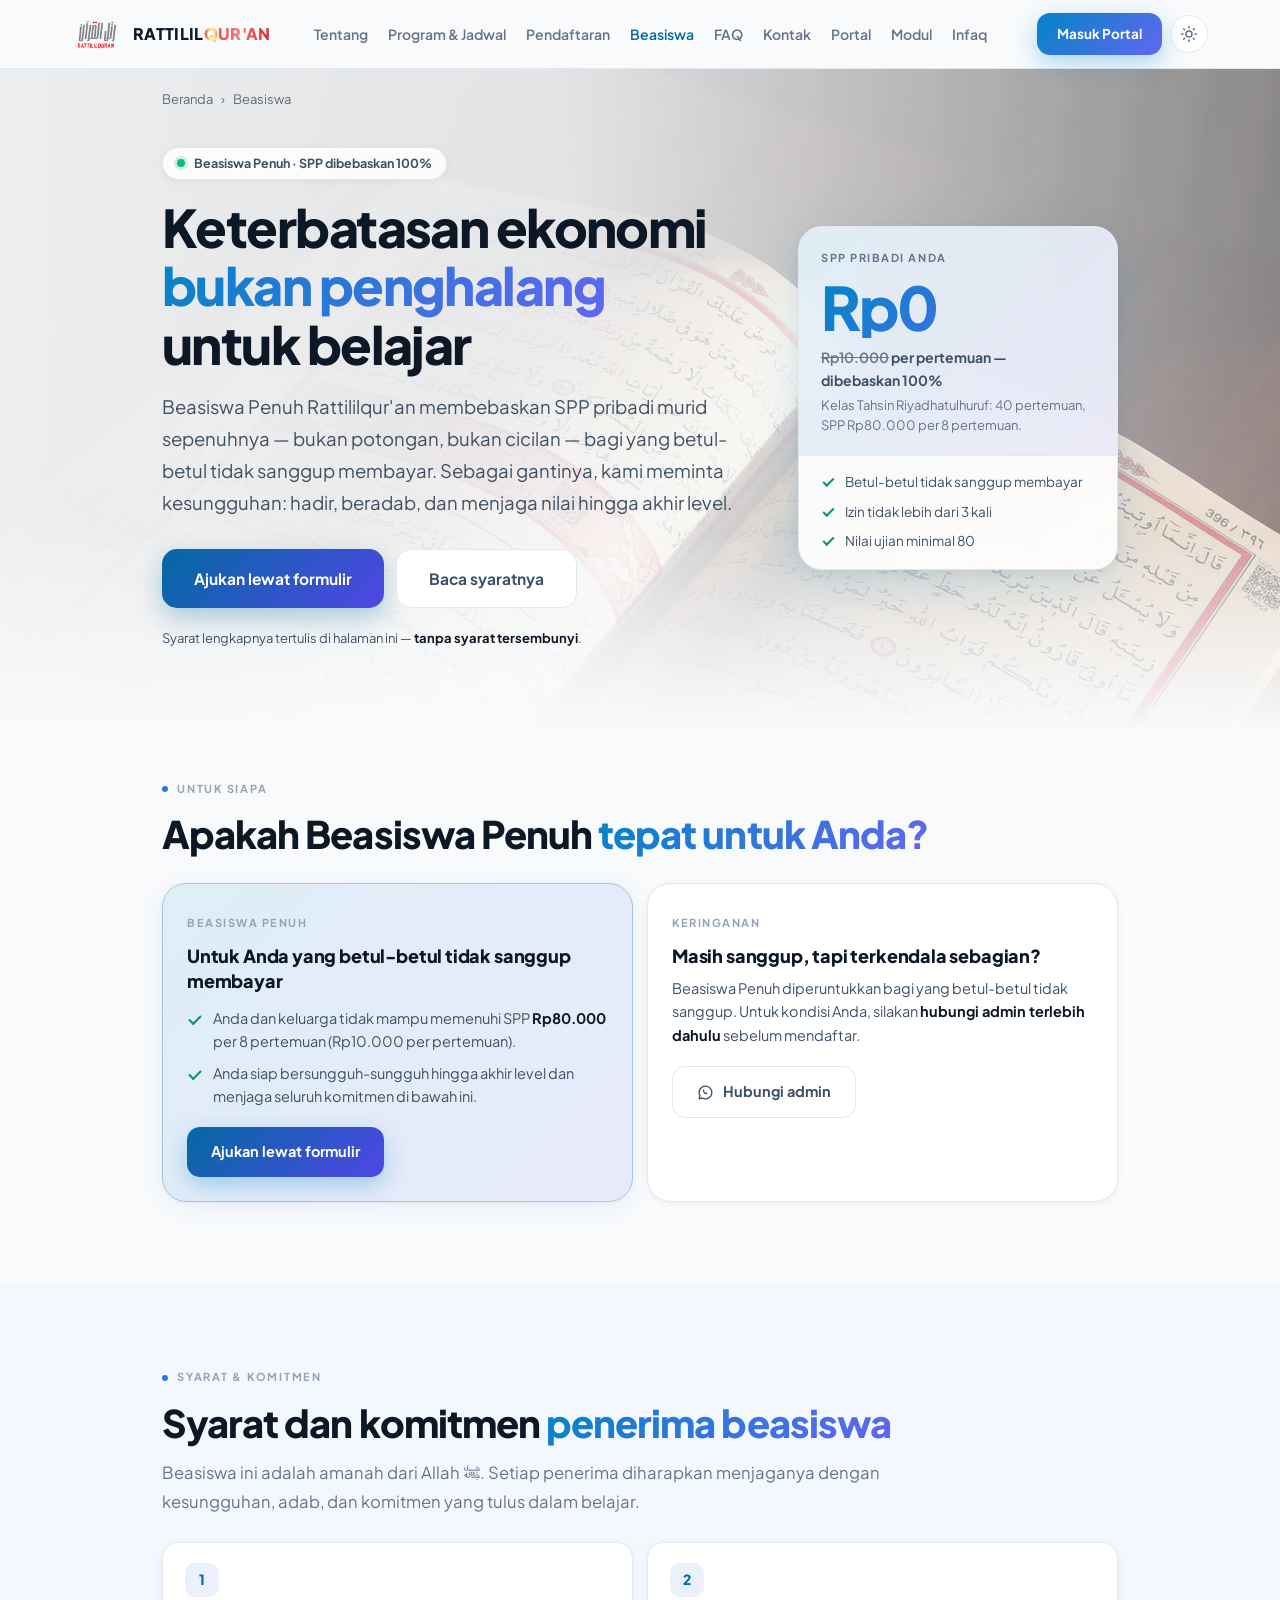
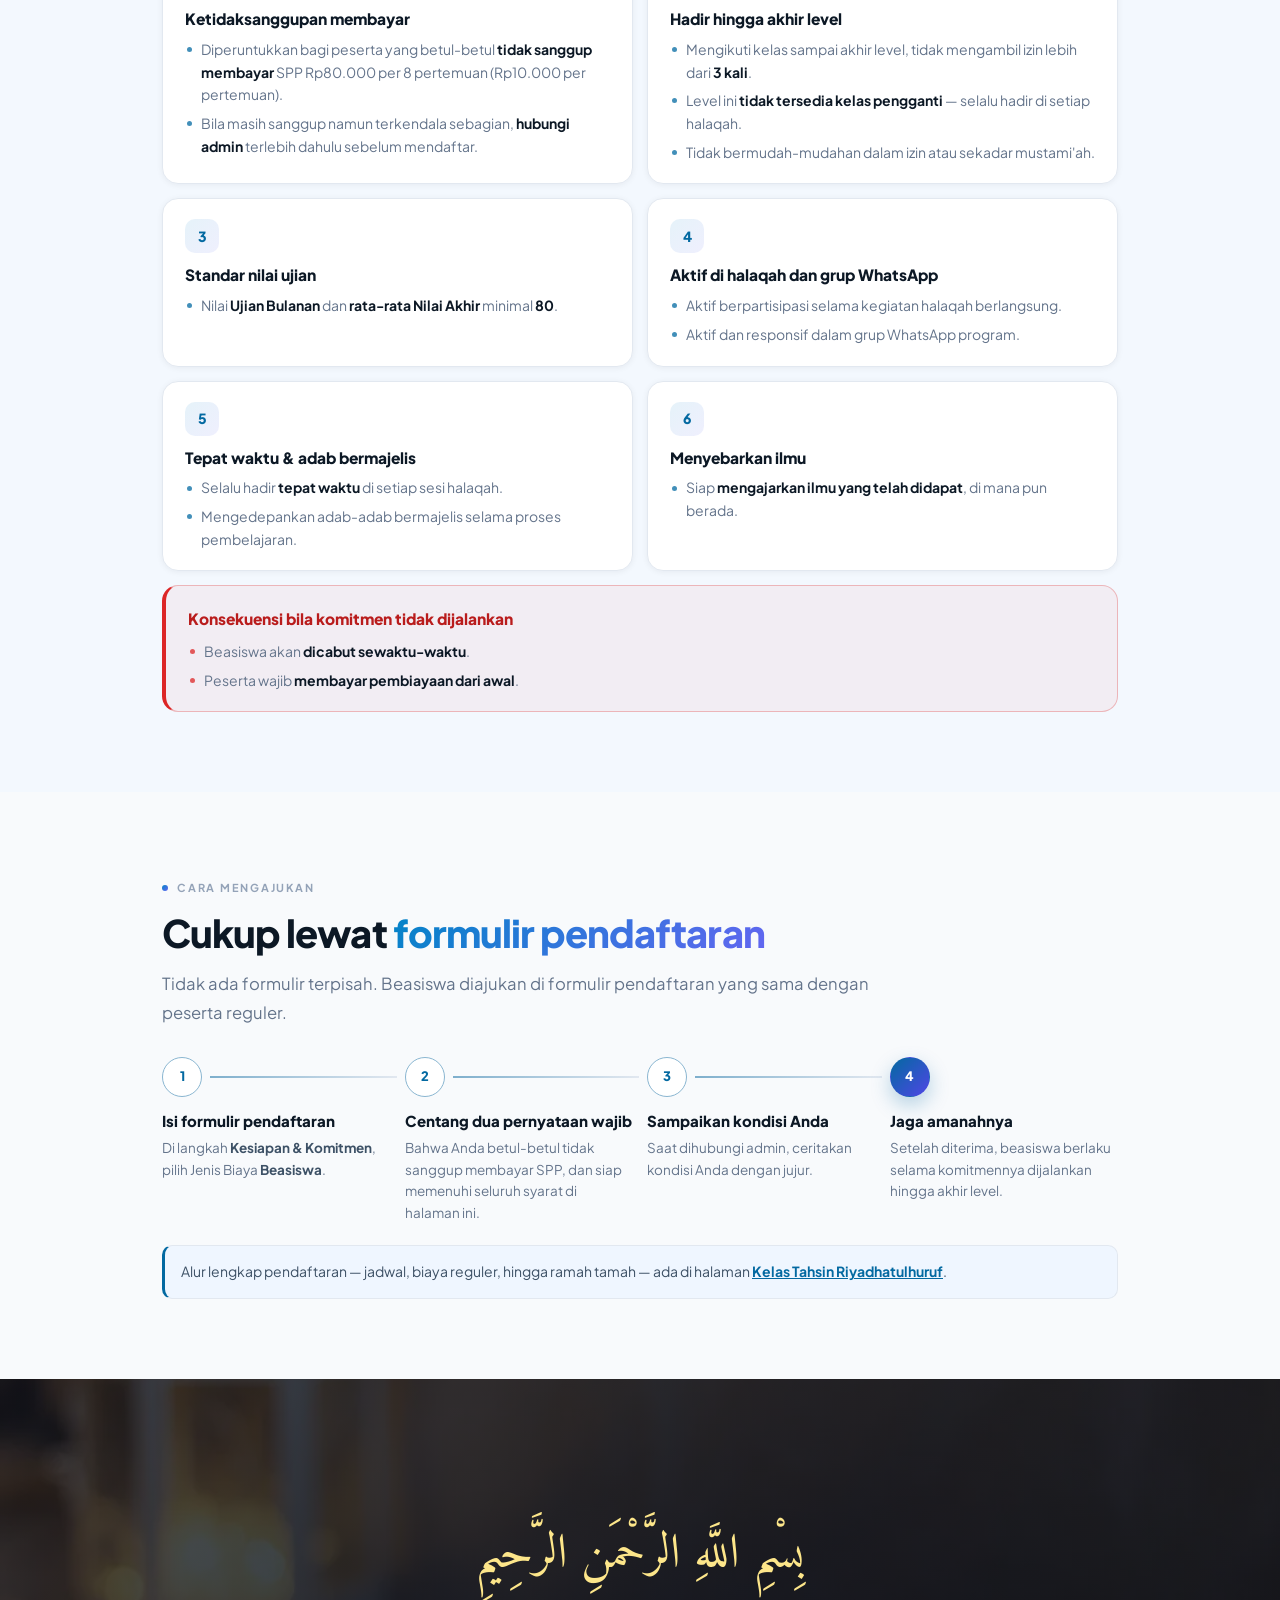
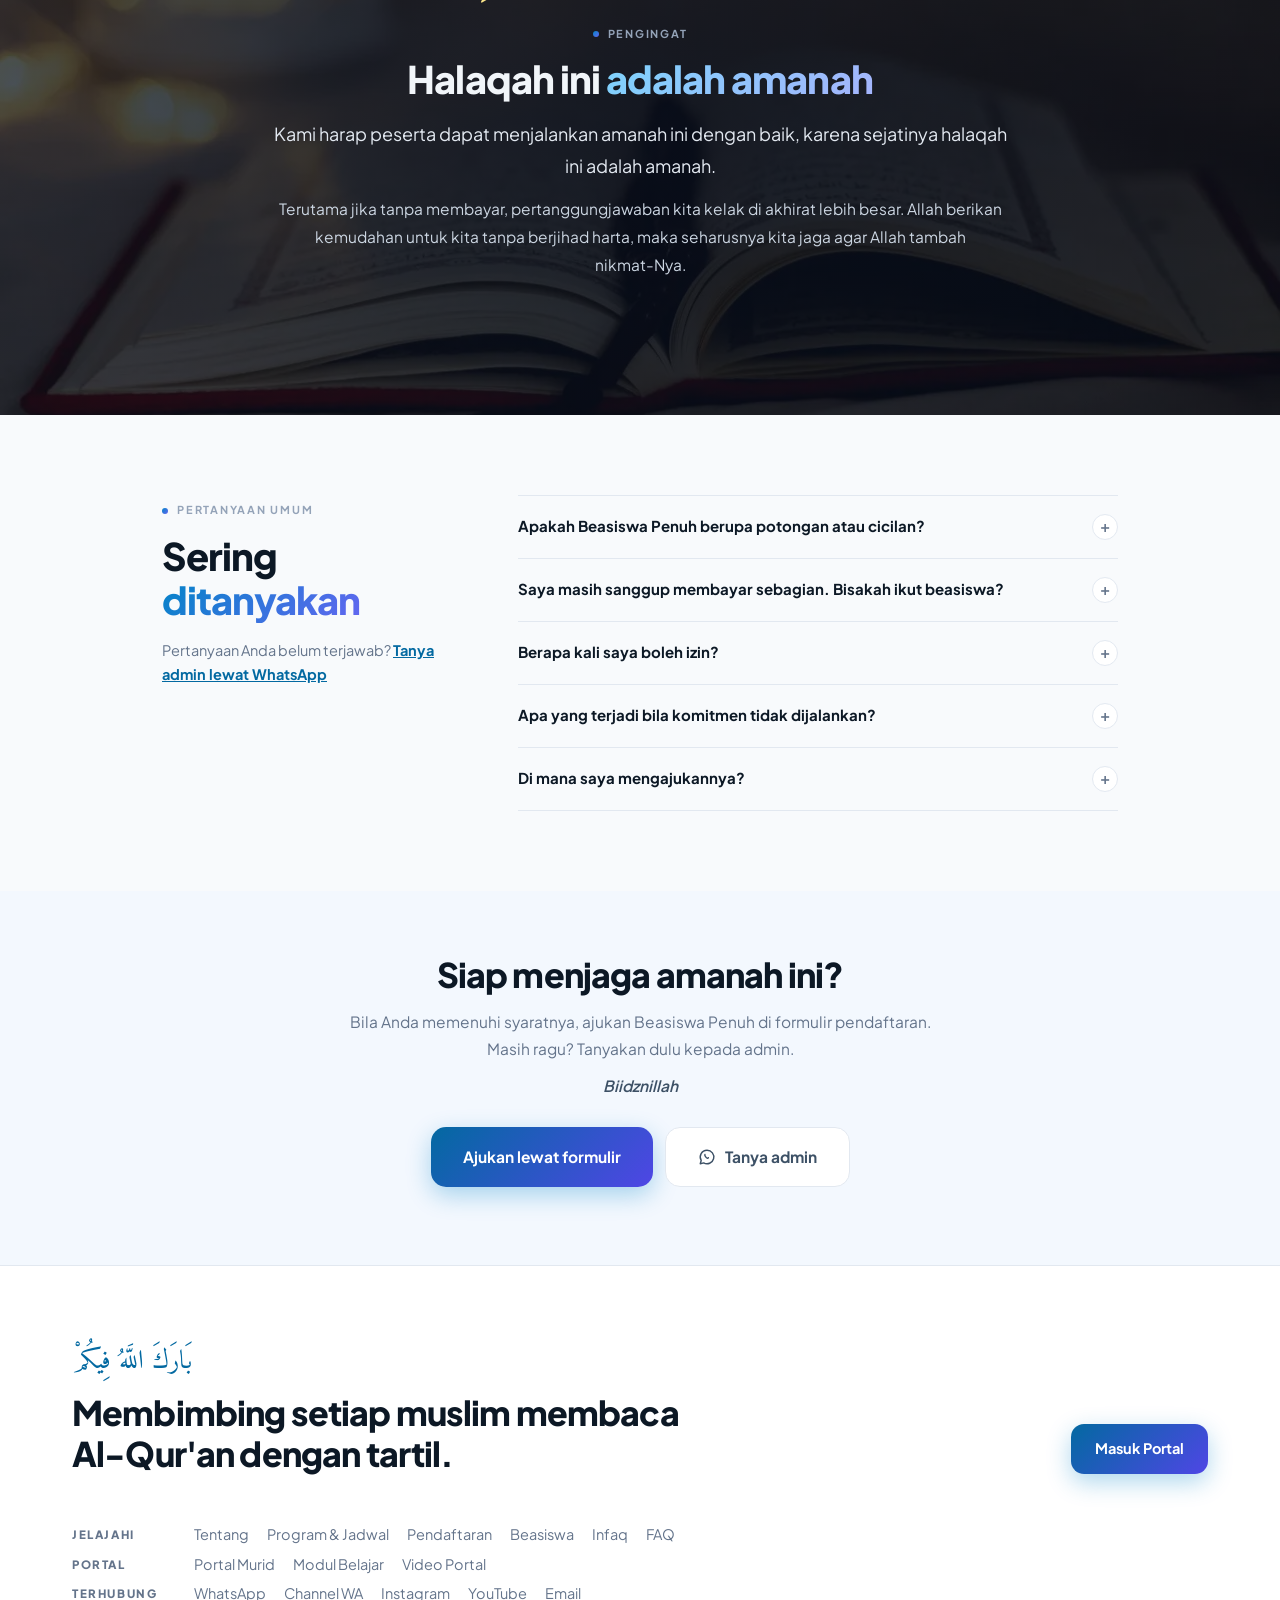
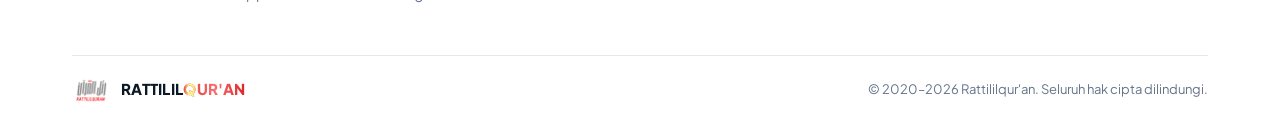
<file: beasiswa.html>
<!DOCTYPE html>
<html lang="id">
<head>
<script>
(function(){var t='system';try{t=localStorage.getItem('theme')||'system';}catch(e){}if(t==='dark'||(t==='system'&&window.matchMedia('(prefers-color-scheme: dark)').matches))document.documentElement.classList.add('theme-dark');})();
// Penanda JS aktif: animasi reveal hanya menyembunyikan konten bila skrip jalan.
document.documentElement.classList.add('js');
</script>
<meta charset="UTF-8"/>
<meta name="viewport" content="width=device-width, initial-scale=1.0, viewport-fit=cover"/>
<meta name="theme-color" content="#0d1f35"/>
<meta name="description" content="Beasiswa Penuh Rattililqur'an membebaskan SPP pribadi 100% bagi yang betul-betul tidak sanggup membayar. Baca syarat, komitmen, dan cara mengajukannya lewat formulir pendaftaran."/>
<link rel="canonical" href="https://rattililquran.com/beasiswa.html"/>
<meta property="og:title" content="Beasiswa Tahsin Al-Qur'an — Rattililqur'an"/>
<meta property="og:description" content="SPP dibebaskan 100% bagi yang betul-betul tidak sanggup membayar. Syarat dan komitmen penerima Beasiswa Penuh Rattililqur'an."/>
<meta property="og:type" content="website"/>
<meta property="og:url" content="https://rattililquran.com/beasiswa.html"/>
<meta property="og:image" content="https://rattililquran.com/assets/images/og-beasiswa.jpg"/>
<meta property="og:image:width" content="1200"/>
<meta property="og:image:height" content="630"/>
<meta property="og:image:alt" content="Kartu beasiswa Tahsin penuh untuk yang terhalang biaya"/>
<meta property="og:image:type" content="image/jpeg"/>
<meta property="og:locale" content="id_ID"/>
<meta name="twitter:card" content="summary_large_image"/>
<meta name="twitter:title" content="Beasiswa Tahsin Al-Qur'an — Rattililqur'an"/>
<meta name="twitter:description" content="SPP dibebaskan 100% bagi yang betul-betul tidak sanggup membayar. Syarat dan komitmen penerima Beasiswa Penuh."/>
<meta name="twitter:image" content="https://rattililquran.com/assets/images/og-beasiswa.jpg"/>
<link rel="icon" type="image/x-icon" href="favicon.ico">
<link rel="icon" type="image/png" sizes="192x192" href="assets/icons/icon-192.png">
<link rel="apple-touch-icon" sizes="180x180" href="apple-touch-icon.png">
<title>Beasiswa Tahsin Al-Qur'an — Rattililqur'an</title>
<link rel="stylesheet" href="assets/fonts.css">
<link rel="stylesheet" href="assets/portal-modul.css">
<style>
/* Hallmark · redesign · selaras program.html: hero berlatar foto, pita selang-seling,
 * pita foto "amanah" · font: Plus Jakarta Sans + Amiri */
/* ══ Komponen khusus halaman Beasiswa (sisanya dari portal-modul.css) ══ */

/* Token lokal halaman ini */
:root{
  --veil:248,250,252;          /* = --c-bg terang; selubung foto hero */
  --veil-gelap:7,14,28;        /* = --c-bg gelap; pita foto "amanah" di kedua tema */
  --c-band:color-mix(in srgb,var(--c-soft) 55%,var(--c-bg)); /* latar pita selang-seling */
  --c-cahaya:#fde68a;          /* kuning lentera: bismillah di pita "amanah" */
  --btn-dalam:linear-gradient(135deg,#0369a1,#4f46e5);       /* gradien tombol yang lulus AA */
}
html.theme-dark{--veil:7,14,28}

/* Jangkar (#syarat, #cara, …) tidak tertutup navbar yang menempel. */
html{scroll-padding-top:84px}
.nw{white-space:nowrap}

/* ══ HERO berlatar foto mushaf — gambar & selubung sama dengan beranda ══ */
.hero-band{position:relative;isolation:isolate;overflow:hidden}
.hero-bg{position:absolute;inset:0;z-index:-2;pointer-events:none}
.hero-bg img{display:block;width:100%;height:100%;object-fit:cover;object-position:60% 72%}
/* Selubung: pekat di kolom teks (kiri), menipis ke kanan agar mushaf terlihat,
   lalu larut ke warna latar halaman di tepi bawah. */
.hero-band::after{content:'';position:absolute;inset:0;z-index:-1;pointer-events:none;background:
  linear-gradient(180deg,rgba(var(--veil),0) 70%,rgba(var(--veil),1) 100%),
  linear-gradient(90deg,rgba(var(--veil),.95) 0%,rgba(var(--veil),.9) 44%,rgba(var(--veil),.7) 74%,rgba(var(--veil),.52) 100%)}
/* Breadcrumb sejajar dengan kolom isi; di layar sempit barisnya yang membungkus. */
.hero-band .breadcrumb{max-width:1000px;flex-wrap:wrap;row-gap:0}
.hero-band .breadcrumb>*{white-space:nowrap}
.hero-band .breadcrumb,.hero-band .breadcrumb a,.hero-band .breadcrumb span{color:var(--c-ink-micro)}
.hero-band .breadcrumb a:hover{color:var(--c-primary)}
.hero{padding-top:36px;padding-bottom:84px}
.hero-band + .sec{padding-top:40px}
.hero h1{font-size:clamp(30px,4.2vw,52px);overflow-wrap:anywhere}
/* Teks sekunder dinaikkan satu tingkat agar tetap ≥4.5:1 di atas foto. */
.hero .hero-lead{color:var(--c-ink-2)}
.hero .hero-meta{color:var(--c-ink-2)}
.hero .hero-meta b{color:var(--c-ink)}
.hero-actions .btn-primary{box-shadow:0 10px 26px rgba(3,105,161,.3)}

/* Hero dua kolom: teks + kartu nilai beasiswa (kaca buram di atas foto) */
.hero-grid{display:grid;grid-template-columns:minmax(0,1fr) 320px;gap:56px;align-items:center}
.pill{display:inline-flex;align-items:center;gap:9px;margin-bottom:18px;padding:7px 14px;border:1px solid var(--c-line);border-radius:99px;background:color-mix(in srgb,var(--c-card) 84%,transparent);-webkit-backdrop-filter:blur(10px);backdrop-filter:blur(10px);box-shadow:var(--sh-sm);font-size:12.5px;font-weight:700;color:var(--c-ink-2);line-height:1.4}
.pill::before{content:'';width:8px;height:8px;border-radius:50%;background:#10b981;box-shadow:0 0 0 3px rgba(16,185,129,.2);flex-shrink:0}
.nilai{border:1px solid var(--c-line);border-radius:var(--r-lg);background:color-mix(in srgb,var(--c-card) 90%,transparent);-webkit-backdrop-filter:blur(16px);backdrop-filter:blur(16px);box-shadow:var(--sh-lg);overflow:hidden}
.nilai-atas{padding:22px 22px 20px;background:var(--grad-soft)}
.nilai-k{font-family:var(--font-label);font-size:11px;font-weight:700;letter-spacing:.14em;text-transform:uppercase;color:var(--c-ink-3)}
.nilai-angka{margin-top:8px;font-size:60px;font-weight:800;letter-spacing:-.035em;line-height:1.05;background-image:var(--grad);-webkit-background-clip:text;background-clip:text;-webkit-text-fill-color:transparent}
html.theme-dark .nilai-angka{background-image:linear-gradient(135deg,#38bdf8,#818cf8)}
.nilai-per{margin-top:8px;font-size:14px;font-weight:700;color:var(--c-ink-2)}
.nilai-per s{color:var(--c-ink-3);font-weight:600}
.nilai-rinci{margin-top:3px;font-size:13px;line-height:1.55;color:var(--c-ink-3)}
.nilai-syarat{list-style:none;display:flex;flex-direction:column;gap:9px;padding:16px 22px 18px;border-top:1px solid var(--c-line)}
.nilai-syarat li{position:relative;padding-left:24px;font-size:13.5px;line-height:1.5;color:var(--c-ink-2)}
.nilai-syarat li::before{content:'';position:absolute;left:2px;top:.45em;width:11px;height:6px;border-left:2.5px solid var(--c-accent);border-bottom:2.5px solid var(--c-accent);transform:rotate(-45deg)}
@media(max-width:900px){
  .hero-grid{grid-template-columns:1fr;gap:30px}
  .nilai{max-width:440px}
  /* Foto potret untuk HP: selubung menurun dari atas, mushaf tampak di belakang kartu. */
  .hero-bg img{object-position:center 78%}
  .hero-band::after{background:linear-gradient(180deg,rgba(var(--veil),.95) 0%,rgba(var(--veil),.9) 44%,rgba(var(--veil),.68) 72%,rgba(var(--veil),.8) 90%,rgba(var(--veil),1) 100%)}
  .hero{padding-bottom:56px}
}

/* ══ Ritme halaman: pita selang-seling menggantikan garis pemisah ══ */
main .sec{border-top:0;padding:80px 0}
.sec-band{background:var(--c-band)}
@media(max-width:640px){main .sec{padding:60px 0}}

/* Untuk siapa: dua kartu berdampingan */
.dua{display:grid;grid-template-columns:repeat(2,minmax(0,1fr));gap:14px;margin-top:26px}
.dua>div{padding:24px;border:1px solid var(--c-line);border-radius:var(--r-lg);background:var(--c-card);box-shadow:var(--sh-sm)}
.dua>.ya{background:var(--grad-soft);border-color:color-mix(in srgb,var(--c-primary) 28%,var(--c-line));box-shadow:var(--sh)}
.dua .k{font-family:var(--font-label);font-size:11px;font-weight:700;letter-spacing:.14em;text-transform:uppercase;color:var(--c-ink-4)}
.dua h3{margin-top:10px;font-size:18px;font-weight:800;letter-spacing:-.01em;line-height:1.35;color:var(--c-ink)}
.dua p{margin-top:8px;font-size:14.5px;line-height:1.65;color:var(--c-ink-2)}
.cek{list-style:none;display:flex;flex-direction:column;gap:9px;margin-top:14px}
.cek li{position:relative;padding-left:26px;font-size:14.5px;line-height:1.6;color:var(--c-ink-2)}
.cek li::before{content:'';position:absolute;left:2px;top:.55em;width:12px;height:7px;border-left:2.5px solid var(--c-accent);border-bottom:2.5px solid var(--c-accent);transform:rotate(-45deg)}
.cek b,.dua p b{color:var(--c-ink)}
.dua .btn{margin-top:18px}
.dua svg{width:17px;height:17px}
@media(max-width:700px){.dua{grid-template-columns:1fr}.dua>div{padding:20px}}

/* Syarat & komitmen: kartu bernomor */
.syarat{list-style:none;display:grid;grid-template-columns:repeat(2,minmax(0,1fr));gap:14px;margin-top:26px}
.syarat>li{padding:20px 22px;border:1px solid var(--c-line);border-radius:var(--r);background:var(--c-card);box-shadow:var(--sh-sm)}
.syarat .no{display:flex;align-items:center;justify-content:center;width:34px;height:34px;border-radius:10px;background:var(--grad-soft);color:var(--c-primary);font-family:var(--font-label);font-size:14px;font-weight:800}
.syarat h3{margin-top:12px;font-size:15.5px;font-weight:800;line-height:1.35;color:var(--c-ink)}
.syarat ul,.sanksi ul{list-style:none;display:flex;flex-direction:column;gap:6px;margin-top:8px}
.syarat ul li,.sanksi ul li{position:relative;padding-left:16px;font-size:14px;line-height:1.62;color:var(--c-ink-3)}
.syarat ul li::before,.sanksi ul li::before{content:'';position:absolute;left:2px;top:.66em;width:5px;height:5px;border-radius:50%;background:var(--c-primary);opacity:.75}
.syarat b,.sanksi b{color:var(--c-ink)}
@media(max-width:700px){.syarat{grid-template-columns:1fr;gap:10px}.syarat>li{padding:18px}}
.sanksi{margin-top:14px;padding:20px 22px;border:1px solid rgba(220,38,38,.28);border-left:4px solid #dc2626;border-radius:var(--r);background:rgba(220,38,38,.05)}
.sanksi h3{font-size:15.5px;font-weight:800;color:#b91c1c}
html.theme-dark .sanksi h3{color:#f87171}
.sanksi ul li::before{background:#dc2626}

/* Cara mengajukan: langkah bersambung (mendatar di desktop, menurun di HP) */
.langkah{list-style:none;display:grid;grid-template-columns:repeat(4,minmax(0,1fr));gap:14px;margin-top:30px}
.langkah li{position:relative}
.langkah li::after{content:'';position:absolute;top:19px;left:48px;right:-6px;height:2px;background:linear-gradient(90deg,color-mix(in srgb,var(--c-primary) 45%,var(--c-line)),var(--c-line))}
.langkah li:last-child::after{display:none}
.langkah .bul{position:relative;display:flex;align-items:center;justify-content:center;width:40px;height:40px;border:1.5px solid color-mix(in srgb,var(--c-primary) 40%,var(--c-line));border-radius:50%;background:var(--c-card);font-family:var(--font-label);font-size:13px;font-weight:800;color:var(--c-primary)}
.langkah li:last-child .bul{border-color:transparent;background:var(--btn-dalam);color:#fff;box-shadow:0 8px 20px rgba(3,105,161,.28)}
.langkah .t{display:block;margin-top:14px;font-size:15px;font-weight:800;line-height:1.35;color:var(--c-ink)}
.langkah .d{display:block;margin-top:6px;font-size:13.5px;line-height:1.6;color:var(--c-ink-3)}
.langkah .d b{color:var(--c-ink-2)}
@media(max-width:820px){
  .langkah{grid-template-columns:1fr;gap:0}
  .langkah li{display:grid;grid-template-columns:40px minmax(0,1fr);column-gap:16px;padding-bottom:22px}
  .langkah li:last-child{padding-bottom:0}
  .langkah li::after{top:46px;bottom:6px;left:19px;right:auto;width:2px;height:auto;background:var(--c-line)}
  .langkah .bul{grid-row:span 2}
  .langkah .t{margin-top:9px}
  .langkah .d{font-size:14.5px}
}

/* Pengingat amanah: pita foto "Program" (mushaf, tasbih, lentera), selalu gelap
   di kedua tema. Token warna dipersempit ke nilai tema gelap. */
/* Latar gelap dasar: tetap gelap selama foto (lazy) belum termuat. */
.amanah-band{position:relative;isolation:isolate;overflow:hidden;padding:clamp(88px,11vw,136px) 0;text-align:center;background:rgb(var(--veil-gelap));
  --c-ink:#f1f5f9;--c-ink-2:#e2e8f0;--c-ink-3:#cbd5e1;--c-ink-4:#94a3b8;--c-ink-micro:#94a3b8}
.amanah-bg{position:absolute;inset:0;z-index:-2;pointer-events:none}
.amanah-bg img{display:block;width:100%;height:100%;object-fit:cover;object-position:center 75%}
.amanah-band::after{content:'';position:absolute;inset:0;z-index:-1;pointer-events:none;background:radial-gradient(ellipse 70% 85% at 50% 50%,rgba(var(--veil-gelap),.88),rgba(var(--veil-gelap),.66))}
.amanah-band .ar{margin-bottom:22px;font-family:'Amiri',serif;font-size:clamp(30px,4.4vw,48px);line-height:1.7;direction:rtl;color:var(--c-cahaya)}
.amanah-band .sec-title em{background-image:linear-gradient(135deg,#7dd3fc,#a5b4fc)}
.amanah{max-width:62ch;margin:0 auto}
.amanah p{margin-top:16px;font-size:clamp(16px,1.5vw,18px);line-height:1.8;color:var(--c-ink-2)}
.amanah p+p{margin-top:12px;font-size:15.5px;color:var(--c-ink-3)}

/* Catatan */
.catatan{margin-top:22px;padding:14px 16px;border:1px solid var(--c-line);border-left:3px solid var(--c-primary);border-radius:var(--r-sm);background:var(--c-soft);font-size:14px;color:var(--c-ink-2);line-height:1.65}
.catatan a{color:var(--c-primary);font-weight:700}

/* FAQ: judul menempel di kiri, daftar pertanyaan di kanan */
.faq-grid{display:grid;grid-template-columns:minmax(0,300px) minmax(0,1fr);gap:56px;align-items:start}
.faq-kepala{position:sticky;top:104px}
.faq-lain{margin-top:16px;font-size:14.5px;line-height:1.65;color:var(--c-ink-3)}
.faq-lain a{color:var(--c-primary);font-weight:700}
.faq{border-top:1px solid var(--c-line)}
.faq details{border-bottom:1px solid var(--c-line)}
.faq summary{display:flex;align-items:center;justify-content:space-between;gap:16px;padding:18px 0;font-size:15px;font-weight:700;color:var(--c-ink);cursor:pointer;list-style:none;transition:color var(--dur-fast)}
.faq summary:hover{color:var(--c-primary)}
.faq summary::-webkit-details-marker{display:none}
.faq summary::after{content:'+';flex-shrink:0;width:26px;height:26px;border:1px solid var(--c-line);border-radius:50%;background:var(--c-card);display:flex;align-items:center;justify-content:center;font-size:16px;font-weight:600;color:var(--c-ink-3);transition:transform var(--dur) var(--ease-spring)}
.faq details[open] summary::after{transform:rotate(45deg);color:var(--c-primary)}
.faq .a{padding:0 0 18px;font-size:14.5px;color:var(--c-ink-3);line-height:1.7;max-width:70ch}
.faq .a a{color:var(--c-primary);font-weight:700}
/* HP: satu kolom; tautan "tanya admin" pindah ke bawah daftar pertanyaan. */
@media(max-width:860px){
  .faq-grid{display:flex;flex-direction:column;gap:0}
  .faq-kepala{display:contents}
  .faq-grid .faq{order:1;align-self:stretch;margin-top:26px}
  .faq-lain{order:2;margin-top:20px}
}

/* Ajakan penutup di atas pita latar */
main .cta{border-top:0;background:var(--c-band)}

/* Tombol ajukan yang menempel di bawah layar (HP & tablet) — sama dengan program.html */
.cta-lekat{display:none}
@media(max-width:820px){
  .cta-lekat{position:fixed;left:0;right:0;bottom:0;z-index:55;display:flex;align-items:center;justify-content:space-between;gap:12px;padding:10px 16px calc(10px + env(safe-area-inset-bottom));background:color-mix(in srgb,var(--c-card) 94%,transparent);backdrop-filter:blur(12px);-webkit-backdrop-filter:blur(12px);border-top:1px solid var(--c-line);box-shadow:0 -8px 24px rgba(12,24,37,.08);transform:translateY(110%);visibility:hidden;transition:transform .3s var(--ease-spring),visibility .3s}
  .cta-lekat.tampil{transform:none;visibility:visible}
  .cta-lekat b{display:block;font-size:14px;line-height:1.3;color:var(--c-ink)}
  .cta-lekat span{display:block;font-size:12.5px;color:var(--c-ink-3)}
  .cta-lekat .btn{flex-shrink:0;padding:11px 18px;font-size:14px;background:var(--btn-dalam)}
}

/* Gradien tombol utama diperdalam (seperti .footer-cta) agar teks putih lulus AA. */
.hero-actions .btn-primary,.cta-actions .btn-primary,.dua .btn-primary{background:var(--btn-dalam)}

@media(max-width:640px){
  .nilai-k,.dua .k{color:var(--c-ink-micro);font-size:11.5px}
  .nilai-rinci{font-size:14px}
  .catatan,.faq .a{font-size:15px}
  .faq summary{min-height:44px}
}
</style>
<noscript><style>[data-reveal]{opacity:1!important;transform:none!important;animation:none!important}</style></noscript>
<script type="application/ld+json">
{
  "@context": "https://schema.org",
  "@type": "BreadcrumbList",
  "itemListElement": [
    {
      "@type": "ListItem",
      "position": 1,
      "name": "Beranda",
      "item": "https://rattililquran.com/"
    },
    {
      "@type": "ListItem",
      "position": 2,
      "name": "Beasiswa Tahsin",
      "item": "https://rattililquran.com/beasiswa.html"
    }
  ]
}
</script>
</head>
<body>

<!-- ══ SPRITE IKON ══ -->
<svg width="0" height="0" style="position:absolute" aria-hidden="true" focusable="false">
  <symbol id="i-sun" viewBox="0 0 24 24" fill="none" stroke="currentColor" stroke-width="2" stroke-linecap="round" stroke-linejoin="round"><circle cx="12" cy="12" r="4"/><path d="M12 2v2M12 20v2M4.9 4.9l1.4 1.4M17.7 17.7l1.4 1.4M2 12h2M20 12h2M4.9 19.1l1.4-1.4M17.7 6.3l1.4-1.4"/></symbol>
  <symbol id="i-moon" viewBox="0 0 24 24" fill="none" stroke="currentColor" stroke-width="2" stroke-linecap="round" stroke-linejoin="round"><path d="M21 12.8A9 9 0 1 1 11.2 3a7 7 0 0 0 9.8 9.8z"/></symbol>
  <symbol id="i-whatsapp" viewBox="0 0 24 24" fill="none" stroke="currentColor" stroke-width="1.9" stroke-linecap="round" stroke-linejoin="round"><path d="M12 3a9 9 0 0 0-7.75 13.58L3 21l4.57-1.21A9 9 0 1 0 12 3z"/><path d="M9.2 8.6c-.35.7.05 1.8.8 2.9.75 1.1 1.85 1.95 2.6 2.1.5.1.95-.15 1.2-.7"/></symbol>
</svg>

<!-- ══ NAVBAR ══ -->
<nav class="nav">
  <div class="nav-inner">
    <a href="/" class="nav-brand">
      <picture><source type="image/webp" srcset="assets/images/logo-abu-160.webp 160w, assets/images/logo-abu-512.webp 512w" sizes="52px"><img src="assets/images/logo-abu.png" alt="Rattililqur'an" onerror="this.style.display='none'"></picture>
      <span>RATTILIL<span class="brand-accent kilat"><span class="kilat-teks">QUR'AN</span><span class="kilat-pita" aria-hidden="true" data-kilat="QUR'AN"></span></span></span>
    </a>
    <button class="nav-toggle" id="navToggle" aria-label="Menu" aria-controls="navLinks" aria-expanded="false"><span></span><span></span><span></span></button>
    <div class="nav-links" id="navLinks">
      <a href="/#tentang"     class="nav-link">Tentang</a>
      <a href="/#program"     class="nav-link">Program &amp; Jadwal</a>
      <a href="/#pendaftaran" class="nav-link">Pendaftaran</a>
      <a href="beasiswa.html" class="nav-link active" aria-current="page">Beasiswa</a>
      <a href="/#faq"         class="nav-link">FAQ</a>
      <a href="/#kontak"      class="nav-link">Kontak</a>
      <a href="portal.html" class="nav-link" data-nav="portal">Portal</a>
      <a href="modul.html"  class="nav-link" data-nav="modul">Modul</a>
      <a href="infaq.html"  class="nav-link" data-nav="infaq">Infaq</a>
      <a href="https://portal.rattililquran.com/" class="btn btn-primary nav-cta nav-cta-mobile" style="padding:10px 20px;font-size:13.5px">Masuk Portal</a>
    </div>
    <div class="nav-actions">
      <a href="https://portal.rattililquran.com/" class="btn btn-primary nav-cta nav-cta-desktop" style="padding:10px 20px;font-size:13.5px">Masuk Portal</a>
      <button class="theme-toggle" id="themeToggle" aria-label="Ganti tema gelap/terang">
        <svg class="i-sun"><use href="#i-sun"/></svg>
        <svg class="i-moon"><use href="#i-moon"/></svg>
      </button>
    </div>
  </div>
</nav>

<main>
  <!-- ══ 1. HERO — foto mushaf yang sama dengan beranda (WebP + JPEG, HP & desktop) ══ -->
  <div class="hero-band">
    <picture class="hero-bg">
      <source media="(max-width:900px)" type="image/webp" srcset="assets/images/Rattilhomepage-mobile-780.webp 780w, assets/images/Rattilhomepage-mobile-1170.webp 1170w" sizes="100vw">
      <source media="(max-width:900px)" srcset="assets/images/Rattilhomepage-mobile-780.jpg 780w, assets/images/Rattilhomepage-mobile-1170.jpg 1170w" sizes="100vw">
      <source type="image/webp" srcset="assets/images/Rattilhomepage-desktop-1280.webp 1280w, assets/images/Rattilhomepage-desktop-1920.webp 1920w" sizes="100vw">
      <source srcset="assets/images/Rattilhomepage-desktop-1280.jpg 1280w, assets/images/Rattilhomepage-desktop-1920.jpg 1920w" sizes="100vw">
      <img src="assets/images/Rattilhomepage-desktop-1280.jpg" alt="" aria-hidden="true" decoding="async" fetchpriority="high">
    </picture>

  <nav class="breadcrumb" aria-label="Breadcrumb">
    <a href="/">Beranda</a>
    <span aria-hidden="true">›</span>
    <span>Beasiswa</span>
  </nav>

  <header class="wrap hero">
    <div class="hero-grid">
      <div>
        <p class="pill">Beasiswa Penuh · SPP dibebaskan 100%</p>
        <h1>Keterbatasan ekonomi <em>bukan penghalang</em> untuk belajar</h1>
        <p class="hero-lead">Beasiswa Penuh Rattililqur'an membebaskan SPP pribadi murid sepenuhnya — bukan potongan, bukan cicilan — bagi yang betul-betul tidak sanggup membayar. Sebagai gantinya, kami meminta kesungguhan: hadir, beradab, dan menjaga nilai hingga akhir level.</p>
        <div class="hero-actions">
          <a href="/pendaftaran/" class="btn btn-primary btn-lg" id="ctaHero">Ajukan lewat formulir</a>
          <a href="#syarat" class="btn btn-ghost btn-lg">Baca syaratnya</a>
        </div>
        <p class="hero-meta">Syarat lengkapnya tertulis di halaman ini — <b>tanpa syarat tersembunyi</b>.</p>
      </div>
      <aside class="nilai" aria-label="Nilai Beasiswa Penuh">
        <div class="nilai-atas">
          <p class="nilai-k">SPP pribadi Anda</p>
          <p class="nilai-angka">Rp0</p>
          <p class="nilai-per"><s>Rp10.000</s> per pertemuan — <span class="nw">dibebaskan 100%</span></p>
          <p class="nilai-rinci">Kelas Tahsin Riyadhatulhuruf: 40 pertemuan, SPP Rp80.000 per 8 pertemuan.</p>
        </div>
        <ul class="nilai-syarat">
          <li>Betul-betul tidak sanggup membayar</li>
          <li>Izin tidak lebih dari 3 kali</li>
          <li>Nilai ujian minimal 80</li>
        </ul>
      </aside>
    </div>
  </header>
  </div>

  <!-- ══ 2. UNTUK SIAPA ══ -->
  <section class="sec">
    <div class="wrap">
      <span class="sec-label" data-reveal>Untuk siapa</span>
      <h2 class="sec-title" data-reveal>Apakah Beasiswa Penuh <em>tepat untuk Anda?</em></h2>
      <div class="dua" data-reveal>
        <div class="ya">
          <span class="k">Beasiswa Penuh</span>
          <h3>Untuk Anda yang betul-betul tidak sanggup membayar</h3>
          <ul class="cek">
            <li>Anda dan keluarga tidak mampu memenuhi SPP <b class="nw">Rp80.000</b> per 8 pertemuan (Rp10.000 per pertemuan).</li>
            <li>Anda siap bersungguh-sungguh hingga akhir level dan menjaga seluruh komitmen di bawah ini.</li>
          </ul>
          <a href="/pendaftaran/" class="btn btn-primary">Ajukan lewat formulir</a>
        </div>
        <div>
          <span class="k">Keringanan</span>
          <h3>Masih sanggup, tapi terkendala sebagian?</h3>
          <p>Beasiswa Penuh diperuntukkan bagi yang betul-betul tidak sanggup. Untuk kondisi Anda, silakan <b>hubungi admin terlebih dahulu</b> sebelum mendaftar.</p>
          <a href="https://wa.me/6282316993233?text=Assalamualaikum%2C%20saya%20ingin%20bertanya%20tentang%20keringanan%20biaya%20Kelas%20Tahsin%20Rattililqur'an" target="_blank" rel="noopener" class="btn btn-ghost"><svg aria-hidden="true"><use href="#i-whatsapp"/></svg>Hubungi admin</a>
        </div>
      </div>
    </div>
  </section>

  <!-- ══ 3. SYARAT & KOMITMEN ══ -->
  <section class="sec sec-band" id="syarat">
    <div class="wrap">
      <span class="sec-label" data-reveal>Syarat &amp; komitmen</span>
      <h2 class="sec-title" data-reveal>Syarat dan komitmen <em>penerima beasiswa</em></h2>
      <p class="sec-sub" data-reveal>Beasiswa ini adalah amanah dari Allah ﷻ. Setiap penerima diharapkan menjaganya dengan kesungguhan, adab, dan komitmen yang tulus dalam belajar.</p>
      <ol class="syarat" data-reveal>
        <li>
          <span class="no">1</span>
          <h3>Ketidaksanggupan membayar</h3>
          <ul>
            <li>Diperuntukkan bagi peserta yang betul-betul <b>tidak sanggup membayar</b> SPP Rp80.000 per 8 pertemuan (Rp10.000 per pertemuan).</li>
            <li>Bila masih sanggup namun terkendala sebagian, <b>hubungi admin</b> terlebih dahulu sebelum mendaftar.</li>
          </ul>
        </li>
        <li>
          <span class="no">2</span>
          <h3>Hadir hingga akhir level</h3>
          <ul>
            <li>Mengikuti kelas sampai akhir level, tidak mengambil izin lebih dari <b>3 kali</b>.</li>
            <li>Level ini <b>tidak tersedia kelas pengganti</b> — selalu hadir di setiap halaqah.</li>
            <li>Tidak bermudah-mudahan dalam izin atau sekadar mustami'ah.</li>
          </ul>
        </li>
        <li>
          <span class="no">3</span>
          <h3>Standar nilai ujian</h3>
          <ul>
            <li>Nilai <b>Ujian Bulanan</b> dan <b>rata-rata Nilai Akhir</b> minimal <b>80</b>.</li>
          </ul>
        </li>
        <li>
          <span class="no">4</span>
          <h3>Aktif di halaqah dan grup WhatsApp</h3>
          <ul>
            <li>Aktif berpartisipasi selama kegiatan halaqah berlangsung.</li>
            <li>Aktif dan responsif dalam grup WhatsApp program.</li>
          </ul>
        </li>
        <li>
          <span class="no">5</span>
          <h3>Tepat waktu &amp; adab bermajelis</h3>
          <ul>
            <li>Selalu hadir <b>tepat waktu</b> di setiap sesi halaqah.</li>
            <li>Mengedepankan adab-adab bermajelis selama proses pembelajaran.</li>
          </ul>
        </li>
        <li>
          <span class="no">6</span>
          <h3>Menyebarkan ilmu</h3>
          <ul>
            <li>Siap <b>mengajarkan ilmu yang telah didapat</b>, di mana pun berada.</li>
          </ul>
        </li>
      </ol>
      <div class="sanksi" data-reveal>
        <h3>Konsekuensi bila komitmen tidak dijalankan</h3>
        <ul>
          <li>Beasiswa akan <b>dicabut sewaktu-waktu</b>.</li>
          <li>Peserta wajib <b>membayar pembiayaan dari awal</b>.</li>
        </ul>
      </div>
    </div>
  </section>

  <!-- ══ 4. CARA MENGAJUKAN ══ -->
  <section class="sec" id="cara">
    <div class="wrap">
      <span class="sec-label" data-reveal>Cara mengajukan</span>
      <h2 class="sec-title" data-reveal>Cukup lewat <em>formulir pendaftaran</em></h2>
      <p class="sec-sub" data-reveal>Tidak ada formulir terpisah. Beasiswa diajukan di formulir pendaftaran yang sama dengan peserta reguler.</p>
      <ol class="langkah" data-reveal>
        <li><span class="bul">1</span><span class="t">Isi formulir pendaftaran</span><span class="d">Di langkah <b>Kesiapan &amp; Komitmen</b>, pilih Jenis Biaya <b>Beasiswa</b>.</span></li>
        <li><span class="bul">2</span><span class="t">Centang dua pernyataan wajib</span><span class="d">Bahwa Anda betul-betul tidak sanggup membayar SPP, dan siap memenuhi seluruh syarat di halaman ini.</span></li>
        <li><span class="bul">3</span><span class="t">Sampaikan kondisi Anda</span><span class="d">Saat dihubungi admin, ceritakan kondisi Anda dengan jujur.</span></li>
        <li><span class="bul">4</span><span class="t">Jaga amanahnya</span><span class="d">Setelah diterima, beasiswa berlaku selama komitmennya dijalankan hingga akhir level.</span></li>
      </ol>
      <p class="catatan" data-reveal>Alur lengkap pendaftaran — jadwal, biaya reguler, hingga ramah tamah — ada di halaman <a href="program.html#alur">Kelas Tahsin Riyadhatulhuruf</a>.</p>
    </div>
  </section>

  <!-- ══ 5. AMANAH — pita foto "Program" (dimuat saat digulir) ══ -->
  <section class="amanah-band" aria-labelledby="amanah-judul">
    <picture class="amanah-bg">
      <source media="(max-width:900px)" type="image/webp" srcset="assets/images/Program-mobile-780.webp 780w, assets/images/Program-mobile-1170.webp 1170w" sizes="100vw">
      <source media="(max-width:900px)" srcset="assets/images/Program-mobile-780.jpg 780w, assets/images/Program-mobile-1170.jpg 1170w" sizes="100vw">
      <source type="image/webp" srcset="assets/images/Program-desktop-1280.webp 1280w, assets/images/Program-desktop-1920.webp 1920w" sizes="100vw">
      <source srcset="assets/images/Program-desktop-1280.jpg 1280w, assets/images/Program-desktop-1920.jpg 1920w" sizes="100vw">
      <img src="assets/images/Program-desktop-1280.jpg" alt="" aria-hidden="true" loading="lazy" decoding="async">
    </picture>
    <div class="wrap">
      <p class="ar" lang="ar" data-reveal>بِسْمِ اللَّهِ الرَّحْمَنِ الرَّحِيمِ</p>
      <span class="sec-label" data-reveal>Pengingat</span>
      <h2 class="sec-title" id="amanah-judul" data-reveal>Halaqah ini <em>adalah amanah</em></h2>
      <div class="amanah" data-reveal>
        <p>Kami harap peserta dapat menjalankan amanah ini dengan baik, karena sejatinya halaqah ini adalah amanah.</p>
        <p>Terutama jika tanpa membayar, pertanggungjawaban kita kelak di akhirat lebih besar. Allah berikan kemudahan untuk kita tanpa berjihad harta, maka seharusnya kita jaga agar Allah tambah <span class="nw">nikmat-Nya.</span></p>
      </div>
    </div>
  </section>

  <!-- ══ 6. FAQ ══ -->
  <section class="sec" id="faq">
    <div class="wrap faq-grid">
      <div class="faq-kepala">
        <span class="sec-label" data-reveal>Pertanyaan umum</span>
        <h2 class="sec-title" data-reveal>Sering <em>ditanyakan</em></h2>
        <p class="faq-lain" data-reveal>Pertanyaan Anda belum terjawab? <a href="https://wa.me/6282316993233?text=Assalamualaikum%2C%20saya%20ingin%20bertanya%20tentang%20Program%20Beasiswa%20Penuh%20Rattililqur'an" target="_blank" rel="noopener">Tanya admin lewat WhatsApp</a></p>
      </div>
      <div class="faq" data-reveal>
        <details>
          <summary>Apakah Beasiswa Penuh berupa potongan atau cicilan?</summary>
          <p class="a">Bukan. SPP pribadi murid dibebaskan sepenuhnya (100%) selama komitmennya dijalankan.</p>
        </details>
        <details>
          <summary>Saya masih sanggup membayar sebagian. Bisakah ikut beasiswa?</summary>
          <p class="a">Beasiswa Penuh hanya untuk yang betul-betul tidak sanggup membayar. Bila masih sanggup tapi terkendala sebagian, <a href="https://wa.me/6282316993233?text=Assalamualaikum%2C%20saya%20ingin%20bertanya%20tentang%20keringanan%20biaya%20Kelas%20Tahsin%20Rattililqur'an" target="_blank" rel="noopener">hubungi admin</a> terlebih dahulu sebelum mendaftar.</p>
        </details>
        <details>
          <summary>Berapa kali saya boleh izin?</summary>
          <p class="a">Tidak lebih dari 3 kali hingga akhir level. Level ini tidak tersedia kelas pengganti, jadi pilih jadwal yang benar-benar bisa Anda hadiri.</p>
        </details>
        <details>
          <summary>Apa yang terjadi bila komitmen tidak dijalankan?</summary>
          <p class="a">Beasiswa dapat dicabut sewaktu-waktu, dan peserta wajib membayar pembiayaan dari awal.</p>
        </details>
        <details>
          <summary>Di mana saya mengajukannya?</summary>
          <p class="a">Di <a href="/pendaftaran/">formulir pendaftaran</a>: pilih Jenis Biaya "Beasiswa", lalu centang dua pernyataan wajib yang muncul.</p>
        </details>
      </div>
    </div>
  </section>

  <!-- ══ 7. CTA ══ -->
  <section class="cta">
    <div class="wrap">
      <h2 data-reveal>Siap menjaga amanah ini?</h2>
      <p data-reveal>Bila Anda memenuhi syaratnya, ajukan Beasiswa Penuh di formulir pendaftaran. Masih ragu? Tanyakan dulu kepada admin. <span class="lead-em">Biidznillah</span></p>
      <div class="cta-actions" data-reveal>
        <a href="/pendaftaran/" class="btn btn-primary btn-lg">Ajukan lewat formulir</a>
        <a href="https://wa.me/6282316993233?text=Assalamualaikum%2C%20saya%20ingin%20bertanya%20tentang%20Program%20Beasiswa%20Penuh%20Rattililqur'an" target="_blank" rel="noopener" class="btn btn-ghost btn-lg"><svg aria-hidden="true"><use href="#i-whatsapp"/></svg>Tanya admin</a>
      </div>
    </div>
  </section>

  <!-- Tombol ajukan yang menempel di bawah layar HP; muncul setelah tombol hero terlewati. -->
  <div class="cta-lekat" id="ctaLekat">
    <div><b>Beasiswa Penuh</b><span>SPP dibebaskan 100%</span></div>
    <a href="/pendaftaran/" class="btn btn-primary" id="clBtn">Ajukan</a>
  </div>
</main>

<!-- ══ FOOTER ══ -->
<footer class="footer">
  <div class="footer-inner">

    <div class="footer-lead">
      <div class="footer-lead-text">
        <p class="footer-ar">بَارَكَ اللَّهُ فِيكُمْ</p>
        <p class="footer-line">Membimbing setiap muslim membaca Al-Qur'an dengan tartil.</p>
      </div>
      <a href="https://portal.rattililquran.com/" class="btn btn-primary footer-cta">Masuk Portal</a>
    </div>

    <nav class="footer-nav" aria-label="Tautan footer">
      <div class="footer-row">
        <h2>Jelajahi</h2>
        <a href="/#tentang">Tentang</a>
        <a href="/#program">Program &amp; Jadwal</a>
        <a href="/#pendaftaran">Pendaftaran</a>
        <a href="beasiswa.html">Beasiswa</a>
        <a href="infaq.html">Infaq</a>
        <a href="/#faq">FAQ</a>
      </div>
      <div class="footer-row">
        <h2>Portal</h2>
        <a href="portal.html">Portal Murid</a>
        <a href="modul.html">Modul Belajar</a>
        <a href="https://www.youtube.com/playlist?list=PLY4GFxLoZrbc" target="_blank" rel="noopener">Video Portal</a>
      </div>
      <div class="footer-row">
        <h2>Terhubung</h2>
        <a href="https://wa.me/6282316993233" target="_blank" rel="noopener">WhatsApp</a>
        <a href="https://whatsapp.com/channel/0029VaGYGlKCMY0A7aS9hj08" target="_blank" rel="noopener">Channel WA</a>
        <a href="https://instagram.com/rattililquran" target="_blank" rel="noopener">Instagram</a>
        <a href="https://youtube.com/@rattililquranindonesia" target="_blank" rel="noopener">YouTube</a>
        <a href="mailto:rattililquran.id@gmail.com">Email</a>
      </div>
    </nav>

    <div class="footer-meta">
      <div class="footer-brand"><picture><source type="image/webp" srcset="assets/images/logo-abu-160.webp 160w, assets/images/logo-abu-512.webp 512w" sizes="52px"><img src="assets/images/logo-abu.png" alt="" onerror="this.style.display='none'"></picture><span>Rattilil<span class="brand-accent kilat"><span class="kilat-teks">qur'an</span><span class="kilat-pita" aria-hidden="true" data-kilat="qur'an"></span></span></span></div>
      <p class="footer-copy">&copy; <span id="yearStart">2020</span>&ndash;<span id="year">2026</span> Rattililqur'an. Seluruh hak cipta dilindungi.</p>
    </div>

  </div>
</footer>

<script>
  document.getElementById('year').textContent = new Date().getFullYear();

  // ══ TOMBOL MENEMPEL (HP) ══
  // [EDIT] per angkatan — samakan dengan PERIODE di program.html dan
  // TANGGAL_BUKA/TUTUP_PENDAFTARAN di index.html.
  // Buka 00.00 WIB tanggal "buka", tutup setelah akhir hari tanggal "tutup".
  // tutup '' = tanggal tutup belum ditetapkan. Saat ini: Kelas Ramadhan 1448 H, dibuka 20 Jan 2027.
  var PERIODE = { buka: '2027-01-20', tutup: '' };
  (function(){
    var bar = document.getElementById('ctaLekat'), hero = document.getElementById('ctaHero'),
        akhir = document.querySelector('main .cta'), btn = document.getElementById('clBtn');
    if (!bar || !hero || !akhir || !btn) return;
    var tBuka  = new Date(PERIODE.buka  + 'T00:00:00+07:00').getTime();
    var tTutup = PERIODE.tutup ? new Date(PERIODE.tutup + 'T23:59:59+07:00').getTime() : Infinity;
    function fase(){
      if (isNaN(tBuka) || isNaN(tTutup)) return 'buka';
      var now = Date.now();
      return now < tBuka ? 'sebelum' : (now <= tTutup ? 'buka' : 'tutup');
    }
    var antre = false;
    function cek(){
      antre = false;
      var f = fase();
      // Sebelum dibuka, formulir hanya menampilkan tanggal pembukaan.
      var label = f === 'sebelum' ? 'Lihat formulir' : 'Ajukan';
      if (btn.textContent !== label) btn.textContent = label;
      // Tampil setelah tombol hero terlewati, sembunyi begitu ajakan penutup
      // terlihat, dan tidak tampil setelah pendaftaran ditutup.
      bar.classList.toggle('tampil', f !== 'tutup'
        && hero.getBoundingClientRect().bottom < 0
        && akhir.getBoundingClientRect().top > window.innerHeight);
    }
    window.addEventListener('scroll', function(){ if (!antre) { antre = true; requestAnimationFrame(cek); } }, { passive: true });
    window.addEventListener('resize', cek);
    // Perbarui tepat saat tanggal buka/tutup tiba, tanpa menunggu pengunjung menggulir.
    [tBuka, tTutup + 1000].forEach(function(t){
      var jeda = t - Date.now();
      if (jeda > 0 && jeda < 2000000000) setTimeout(cek, jeda + 500);
    });
    document.addEventListener('visibilitychange', function(){ if (!document.hidden) cek(); });
    cek();
  })();

  // Tema
  (function(){
    var btn = document.getElementById('themeToggle');
    btn.addEventListener('click', function(){
      var next = document.documentElement.classList.contains('theme-dark') ? 'light' : 'dark';
      try { localStorage.setItem('theme', next); } catch(e){}
      document.documentElement.classList.toggle('theme-dark', next === 'dark');
    });
  })();

  // Menu mobile
  (function(){
    var t = document.getElementById('navToggle'), l = document.getElementById('navLinks');
    if (!t || !l) return;
    function setMenu(open){
      l.classList.toggle('show', open);
      t.classList.toggle('open', open);
      t.setAttribute('aria-expanded', open ? 'true' : 'false');
    }
    t.addEventListener('click', function(){ setMenu(!l.classList.contains('show')); });
    l.querySelectorAll('a').forEach(function(a){ a.addEventListener('click', function(){ setMenu(false); }); });
    document.addEventListener('keydown', function(e){
      if (e.key === 'Escape' && l.classList.contains('show')) { setMenu(false); t.focus(); }
    });
    document.addEventListener('click', function(e){
      if (!l.classList.contains('show')) return;
      if (t.contains(e.target) || l.contains(e.target)) return;
      setMenu(false);
    });
  })();

  // Reveal saat digulir. Tanpa IntersectionObserver, tampilkan semua.
  (function(){
    var els = document.querySelectorAll('[data-reveal]');
    if (!('IntersectionObserver' in window)) { els.forEach(function(el){ el.classList.add('in'); }); return; }
    var io = new IntersectionObserver(function(entries){
      entries.forEach(function(e){ if (e.isIntersecting) { e.target.classList.add('in'); io.unobserve(e.target); } });
    }, { threshold: .12 });
    els.forEach(function(el){ io.observe(el); });
  })();
</script>

</body>
</html>
</file>
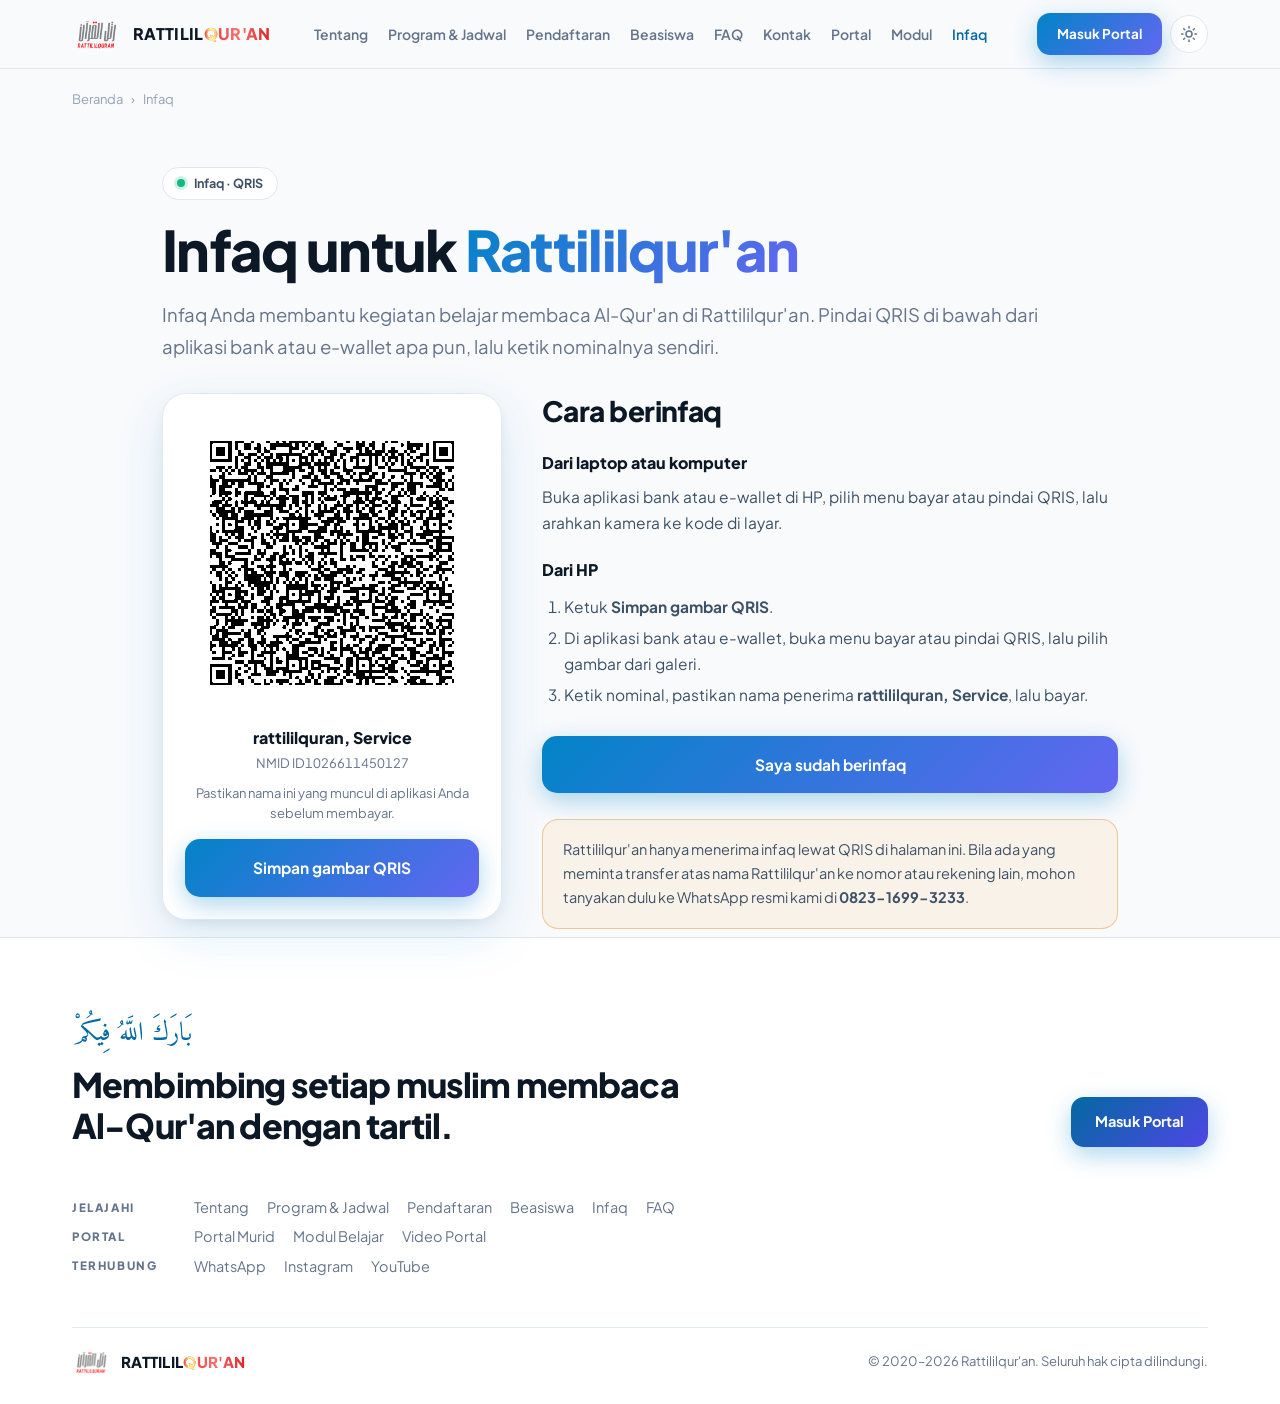
<file: infaq.html>
<!DOCTYPE html>
<html lang="id">
<head>
<script>
(function(){var t='system';try{t=localStorage.getItem('theme')||'system';}catch(e){}if(t==='dark'||(t==='system'&&window.matchMedia('(prefers-color-scheme: dark)').matches))document.documentElement.classList.add('theme-dark');})();
// Penanda JS aktif: animasi reveal hanya menyembunyikan konten bila skrip jalan.
document.documentElement.classList.add('js');
</script>
<meta charset="UTF-8"/>
<meta name="viewport" content="width=device-width, initial-scale=1.0, viewport-fit=cover"/>
<meta name="theme-color" content="#0d1f35"/>
<meta name="description" content="Infaq untuk Rattililqur'an lewat QRIS: pindai dari aplikasi bank atau e-wallet apa pun dan ketik nominalnya sendiri."/>
<link rel="canonical" href="https://rattililquran.com/infaq.html"/>
<meta property="og:title" content="Infaq — Rattililqur'an"/>
<meta property="og:description" content="Infaq lewat QRIS resmi Rattililqur'an. Pindai dari aplikasi bank atau e-wallet apa pun."/>
<meta property="og:type" content="website"/>
<meta property="og:url" content="https://rattililquran.com/infaq.html"/>
<meta property="og:image" content="https://rattililquran.com/assets/images/og-infaq.jpg"/>
<meta property="og:image:width" content="1200"/>
<meta property="og:image:height" content="630"/>
<meta property="og:image:alt" content="Kartu Infaq Rattililqur'an: infaq lewat QRIS dari aplikasi bank atau e-wallet apa pun"/>
<meta property="og:image:type" content="image/jpeg"/>
<meta property="og:locale" content="id_ID"/>
<meta name="twitter:card" content="summary_large_image"/>
<meta name="twitter:title" content="Infaq — Rattililqur'an"/>
<meta name="twitter:description" content="Infaq lewat QRIS resmi Rattililqur'an. Pindai dari aplikasi bank atau e-wallet apa pun."/>
<meta name="twitter:image" content="https://rattililquran.com/assets/images/og-infaq.jpg"/>
<link rel="icon" type="image/x-icon" href="favicon.ico">
<link rel="icon" type="image/png" sizes="192x192" href="assets/icons/icon-192.png">
<link rel="apple-touch-icon" sizes="180x180" href="apple-touch-icon.png">
<title>Infaq lewat QRIS | Rattililqur'an</title>
<link rel="stylesheet" href="assets/fonts.css">
<link rel="stylesheet" href="assets/portal-modul.css">
<style>
/* ══ Komponen khusus halaman Infaq (sisanya dari portal-modul.css) ══
   Rencana & pengaman: rencana_infaq.md. QRIS diperiksa alat/cek-infaq.sh sebelum deploy. */
.pill{display:inline-flex;align-items:center;gap:9px;margin-bottom:18px;padding:7px 14px;border:1px solid var(--c-line);border-radius:99px;background:var(--c-card);font-size:12.5px;font-weight:700;color:var(--c-ink-2);line-height:1.4}
.pill::before{content:'';width:8px;height:8px;border-radius:50%;background:#10b981;box-shadow:0 0 0 3px rgba(16,185,129,.2);flex-shrink:0}
.infaq-grid{display:grid;grid-template-columns:340px minmax(0,1fr);gap:40px;align-items:start;margin-top:30px}
.qris{margin:0;border:1px solid var(--c-line);border-radius:var(--r-lg);background:var(--c-card);box-shadow:var(--sh-lg);padding:22px;text-align:center}
.qris-kode{display:block;background:#fff;border-radius:var(--r);padding:10px}
.qris-kode img{display:block;width:100%;height:auto;image-rendering:pixelated}
.qris figcaption{margin-top:16px;font-size:14px;line-height:1.55;color:var(--c-ink-2)}
.qris-nama{display:block;font-size:16px;font-weight:800;color:var(--c-ink)}
.qris-nmid{display:block;margin-top:2px;font-family:var(--font-label);font-variant-numeric:tabular-nums;font-size:13px;color:var(--c-ink-3)}
.qris-cek{display:block;margin-top:10px;font-size:13px;color:var(--c-ink-3)}
.qris .btn{width:100%;margin-top:16px}
.langkah h2{font-size:clamp(22px,2.4vw,28px);font-weight:800;letter-spacing:-.02em;line-height:1.25}
.langkah h3{margin-top:22px;font-size:16px;font-weight:800}
.langkah p,.langkah li{font-size:15.5px;color:var(--c-ink-2)}
.langkah p{margin-top:8px}
.langkah ol{margin:10px 0 0;padding-left:22px}
.langkah li{margin-top:6px}
.catatan-kotak{margin-top:26px;padding:18px 20px;border:1px solid var(--c-line);border-radius:var(--r);background:var(--c-soft)}
.catatan-kotak p{margin:0;font-size:14.5px}
.catatan-kotak p+p{margin-top:10px}
.catatan-kotak .btn{margin-top:12px}
.waspada{border-color:rgba(217,119,6,.35);background:rgba(245,158,11,.08)}
/* Ucapan terima kasih */
.syukur{margin-top:28px}
.syukur>summary{list-style:none;cursor:pointer;width:100%}
.syukur>summary::-webkit-details-marker{display:none}
.syukur[open]>summary{display:none}
.syukur-isi{border:1px solid var(--c-line);border-radius:var(--r-lg);background:var(--c-card);box-shadow:var(--sh-lg);padding:28px 26px;text-align:center;background-image:radial-gradient(120% 70% at 50% 0%,rgba(16,185,129,.10),transparent 60%)}
.syukur[open] .syukur-isi{animation:syukurMasuk .7s var(--ease-spring) both}
@keyframes syukurMasuk{from{opacity:0;transform:translateY(14px) scale(.98)}to{opacity:1;transform:none}}
.langkah .syukur-ar{margin:0;font-family:'Amiri',serif;font-size:clamp(34px,5vw,44px);line-height:1.4;color:var(--c-accent)}
.syukur-judul{margin-top:4px;font-size:clamp(22px,2.6vw,28px);font-weight:800;letter-spacing:-.02em;outline:none}
.langkah .syukur-doa{margin:10px auto 0;max-width:46ch;font-size:16px;color:var(--c-ink-2)}
.syukur-ayat{margin:22px 0 0;padding:20px 18px;border-radius:var(--r);background:var(--c-soft)}
.syukur-ayat blockquote{margin:0}
.syukur-ayat [lang=ar]{margin:0;font-family:'Amiri',serif;font-size:clamp(22px,3vw,27px);line-height:2;color:var(--c-ink)}
.syukur-ayat blockquote p+p{margin-top:10px;font-size:15px;font-style:italic;color:var(--c-ink-2)}
.syukur-ayat figcaption{margin-top:8px;font-size:13px;font-weight:700;color:var(--c-ink-3)}
.syukur-kabar{margin-top:24px;text-align:left}
.syukur-kabar h3{font-size:16px;font-weight:800}
.syukur-kabar h3 span{font-weight:600;color:var(--c-ink-3)}
.langkah .syukur-kabar>p{margin-top:4px;font-size:13.5px;color:var(--c-ink-3)}
.syukur-isian{display:grid;grid-template-columns:1fr 1fr;gap:12px;margin-top:12px}
.syukur-isian label{display:flex;flex-direction:column;gap:6px;font-size:13px;font-weight:700;color:var(--c-ink-2)}
.syukur-isian input{font:inherit;font-weight:500;font-size:15px;padding:11px 13px;border:1px solid var(--c-line);border-radius:12px;background:var(--c-bg);color:var(--c-ink);min-height:44px}
.syukur-isian input:focus{outline:2px solid var(--c-primary);outline-offset:1px}
.syukur-kabar .btn{margin-top:14px;width:100%}
@media(max-width:520px){.syukur-isi{padding:24px 18px}.syukur-isian{grid-template-columns:1fr}}
@media(prefers-reduced-motion:reduce){.syukur[open] .syukur-isi{animation:none}}
@media(max-width:900px){.infaq-grid{grid-template-columns:1fr;gap:30px}.qris{max-width:380px;margin:0 auto;width:100%}}
</style>
<noscript><style>[data-reveal]{opacity:1!important;transform:none!important;animation:none!important}

</style></noscript>
<script type="application/ld+json">
{
  "@context": "https://schema.org",
  "@type": "BreadcrumbList",
  "itemListElement": [
    {
      "@type": "ListItem",
      "position": 1,
      "name": "Beranda",
      "item": "https://rattililquran.com/"
    },
    {
      "@type": "ListItem",
      "position": 2,
      "name": "Infaq",
      "item": "https://rattililquran.com/infaq.html"
    }
  ]
}
</script>
</head>
<body>

<!-- ══ SPRITE IKON ══ -->
<svg width="0" height="0" style="position:absolute" aria-hidden="true" focusable="false">
  <symbol id="i-play" viewBox="0 0 24 24" fill="none" stroke="currentColor" stroke-width="1.9" stroke-linecap="round" stroke-linejoin="round"><circle cx="12" cy="12" r="9"/><path d="M10.1 8.9v6.2l5.1-3.1z" fill="currentColor" stroke-width="1.6"/></symbol>
  <symbol id="i-lock" viewBox="0 0 24 24" fill="none" stroke="currentColor" stroke-width="1.9" stroke-linecap="round" stroke-linejoin="round"><rect x="4.5" y="10.5" width="15" height="9.5" rx="2"/><path d="M8 10.5V8a4 4 0 0 1 8 0v2.5"/></symbol>
  <symbol id="i-buku" viewBox="0 0 24 24" fill="none" stroke="currentColor" stroke-width="1.9" stroke-linecap="round" stroke-linejoin="round"><path d="M5 4.5h10a3 3 0 0 1 3 3V20H8a3 3 0 0 1-3-3V4.5z"/><path d="M5 17a3 3 0 0 1 3-3h10"/></symbol>
  <symbol id="i-kisi" viewBox="0 0 24 24" fill="none" stroke="currentColor" stroke-width="1.9" stroke-linecap="round" stroke-linejoin="round"><rect x="4.5" y="4.5" width="6" height="6" rx="1.5"/><rect x="13.5" y="4.5" width="6" height="6" rx="1.5"/><rect x="4.5" y="13.5" width="6" height="6" rx="1.5"/><rect x="13.5" y="13.5" width="6" height="6" rx="1.5"/></symbol>
  <symbol id="i-peta" viewBox="0 0 24 24" fill="none" stroke="currentColor" stroke-width="1.9" stroke-linecap="round" stroke-linejoin="round"><circle cx="12" cy="12" r="2.6"/><circle cx="5" cy="6" r="1.8"/><circle cx="19" cy="6" r="1.8"/><circle cx="5" cy="18" r="1.8"/><circle cx="19" cy="18" r="1.8"/><path d="M6.4 7.2l3.5 3M17.6 7.2l-3.5 3M6.4 16.8l3.5-3M17.6 16.8l-3.5-3"/></symbol>
  <symbol id="i-toga" viewBox="0 0 24 24" fill="none" stroke="currentColor" stroke-width="1.9" stroke-linecap="round" stroke-linejoin="round"><path d="M2.5 9.5L12 5l9.5 4.5L12 14 2.5 9.5z"/><path d="M6.5 11.5v4c0 1.4 2.5 2.8 5.5 2.8s5.5-1.4 5.5-2.8v-4"/><path d="M21.5 9.5v5"/></symbol>
  <symbol id="i-kitab" viewBox="0 0 24 24" fill="none" stroke="currentColor" stroke-width="1.9" stroke-linecap="round" stroke-linejoin="round"><path d="M12 6.5c-1.8-1.3-4.3-2-7.5-2v13c3.2 0 5.7.7 7.5 2 1.8-1.3 4.3-2 7.5-2v-13c-3.2 0-5.7.7-7.5 2z"/><path d="M12 6.5v13"/></symbol>
  <symbol id="i-target" viewBox="0 0 24 24" fill="none" stroke="currentColor" stroke-width="1.9" stroke-linecap="round" stroke-linejoin="round"><circle cx="12" cy="12" r="8"/><circle cx="12" cy="12" r="4.5"/><circle cx="12" cy="12" r="1.2" fill="currentColor"/></symbol>
  <symbol id="i-keluar" viewBox="0 0 24 24" fill="none" stroke="currentColor" stroke-width="2.2" stroke-linecap="round" stroke-linejoin="round"><path d="M7 17 17 7M8 7h9v9"/></symbol>
  <symbol id="i-sun" viewBox="0 0 24 24" fill="none" stroke="currentColor" stroke-width="2" stroke-linecap="round" stroke-linejoin="round"><circle cx="12" cy="12" r="4"/><path d="M12 2v2M12 20v2M4.9 4.9l1.4 1.4M17.7 17.7l1.4 1.4M2 12h2M20 12h2M4.9 19.1l1.4-1.4M17.7 6.3l1.4-1.4"/></symbol>
  <symbol id="i-moon" viewBox="0 0 24 24" fill="none" stroke="currentColor" stroke-width="2" stroke-linecap="round" stroke-linejoin="round"><path d="M21 12.8A9 9 0 1 1 11.2 3a7 7 0 0 0 9.8 9.8z"/></symbol>
</svg>

<!-- ══ NAVBAR ══ -->
<nav class="nav">
  <div class="nav-inner">
    <a href="/" class="nav-brand">
      <picture><source type="image/webp" srcset="assets/images/logo-abu-160.webp 160w, assets/images/logo-abu-512.webp 512w" sizes="52px"><img src="assets/images/logo-abu.png" alt="Rattililqur'an" onerror="this.style.display='none'"></picture>
      <span>RATTILIL<span class="brand-accent kilat"><span class="kilat-teks">QUR'AN</span><span class="kilat-pita" aria-hidden="true" data-kilat="QUR'AN"></span></span></span>
    </a>
    <button class="nav-toggle" id="navToggle" aria-label="Menu" aria-controls="navLinks" aria-expanded="false"><span></span><span></span><span></span></button>
    <div class="nav-links" id="navLinks">
      <a href="/#tentang"     class="nav-link">Tentang</a>
      <a href="/#program"     class="nav-link">Program &amp; Jadwal</a>
      <a href="/#pendaftaran" class="nav-link">Pendaftaran</a>
      <a href="beasiswa.html" class="nav-link">Beasiswa</a>
      <a href="/#faq"         class="nav-link">FAQ</a>
      <a href="/#kontak"      class="nav-link">Kontak</a>
      <a href="portal.html" class="nav-link" data-nav="portal">Portal</a>
      <a href="modul.html"  class="nav-link" data-nav="modul">Modul</a>
      <a href="infaq.html"  class="nav-link active" data-nav="infaq">Infaq</a>
      <a href="https://portal.rattililquran.com/" class="btn btn-primary nav-cta nav-cta-mobile" style="padding:10px 20px;font-size:13.5px">Masuk Portal</a>
    </div>
    <div class="nav-actions">
      <a href="https://portal.rattililquran.com/" class="btn btn-primary nav-cta nav-cta-desktop" style="padding:10px 20px;font-size:13.5px">Masuk Portal</a>
      <button class="theme-toggle" id="themeToggle" aria-label="Ganti tema gelap/terang">
        <svg class="i-sun"><use href="#i-sun"/></svg>
        <svg class="i-moon"><use href="#i-moon"/></svg>
      </button>
    </div>
  </div>
</nav>

<nav class="breadcrumb" aria-label="Breadcrumb">
  <a href="/">Beranda</a>
  <span aria-hidden="true">›</span>
  <span>Infaq</span>
</nav>

<main>
  <header class="wrap hero">
    <p class="pill">Infaq · QRIS</p>
    <h1>Infaq untuk <em>Rattililqur'an</em></h1>
    <!-- [EDIT] peruntukan infaq: tulis persis sesuai keputusan pengelola (rencana_infaq.md §1). -->
    <p class="hero-lead">Infaq Anda membantu kegiatan belajar membaca Al-Qur'an di Rattililqur'an. Pindai QRIS di bawah dari aplikasi bank atau e-wallet apa pun, lalu ketik nominalnya sendiri.</p>

    <div class="infaq-grid">
      <!-- QRIS resmi (DANA, statis). Isi kode dicek alat/cek-infaq.sh; jangan ganti gambar tanpa
           memperbarui acuan di skrip itu dan rencana_infaq.md §1. -->
      <figure class="qris" data-reveal>
        <span class="qris-kode">
          <img src="assets/images/infaq/qris-dana-640.png" srcset="assets/images/infaq/qris-dana-640.png 640w, assets/images/infaq/qris-dana-1024.png 1024w" sizes="(max-width:900px) 336px, 296px" width="640" height="640" alt="Kode QRIS infaq Rattililqur'an. Nama penerima rattililquran, Service. NMID ID1026611450127." decoding="async">
        </span>
        <figcaption>
          <span class="qris-nama">rattililquran, Service</span>
          <span class="qris-nmid">NMID ID1026611450127</span>
          <span class="qris-cek">Pastikan nama ini yang muncul di aplikasi Anda sebelum membayar.</span>
        </figcaption>
        <a class="btn btn-primary btn-lg" href="assets/images/infaq/qris-dana-1024.png" download="QRIS-Infaq-Rattililquran.png">Simpan gambar QRIS</a>
      </figure>

      <div class="langkah" data-reveal>
        <h2>Cara berinfaq</h2>
        <h3>Dari laptop atau komputer</h3>
        <p>Buka aplikasi bank atau e-wallet di HP, pilih menu bayar atau pindai QRIS, lalu arahkan kamera ke kode di layar.</p>
        <h3>Dari HP</h3>
        <ol>
          <li>Ketuk <b>Simpan gambar QRIS</b>.</li>
          <li>Di aplikasi bank atau e-wallet, buka menu bayar atau pindai QRIS, lalu pilih gambar dari galeri.</li>
          <li>Ketik nominal, pastikan nama penerima <b>rattililquran, Service</b>, lalu bayar.</li>
        </ol>

        <!-- Ucapan terima kasih. QRIS statis tidak mengabari situs, jadi pemberi sendiri yang
             membuka panel ini. <details> bekerja tanpa JavaScript; skrip hanya menyusun pesan WA.
             Teks Arab: QS. Saba' [34]: 39 (potongan) disalin dari quran.com (Uthmani), terjemahan
             Kemenag. Wajib diperiksa pengajar sebelum tayang (rencana_infaq.md §12). -->
        <details class="syukur" id="syukur">
          <summary class="btn btn-primary btn-lg">Saya sudah berinfaq</summary>
          <div class="syukur-isi" aria-live="polite">
            <p class="syukur-ar" lang="ar" dir="rtl">جَزَاكُمُ اللَّهُ خَيْرًا</p>
            <h2 class="syukur-judul" id="syukurJudul" tabindex="-1">Jazaakumullahu khairan</h2>
            <p class="syukur-doa">Semoga Allah menerima infaq Anda, memberkahi harta dan keluarga Anda, dan menggantinya dengan yang lebih baik.</p>
            <figure class="syukur-ayat">
              <blockquote>
                <p lang="ar" dir="rtl">وَمَآ أَنفَقْتُم مِّن شَىْءٍ فَهُوَ يُخْلِفُهُۥ ۖ وَهُوَ خَيْرُ ٱلرَّٰزِقِينَ</p>
                <p>"Dan apa saja yang kamu infakkan, Allah akan menggantinya dan Dialah pemberi rezeki yang terbaik."</p>
              </blockquote>
              <figcaption>QS. Saba' [34]: 39</figcaption>
            </figure>

            <div class="syukur-kabar">
              <h3>Kabari kami <span>(tidak wajib)</span></h3>
              <p>Isian ini hanya masuk ke pesan WhatsApp Anda, tidak disimpan di situs.</p>
              <div class="syukur-isian">
                <label>Nama <input type="text" id="kabarNama" maxlength="60" autocomplete="name" placeholder="Boleh dikosongkan"></label>
                <label>Nominal <input type="text" id="kabarNominal" maxlength="15" inputmode="numeric" placeholder="Contoh: 50.000"></label>
              </div>
              <a class="btn btn-ghost" id="kabarWa" href="https://wa.me/6282316993233?text=Assalamualaikum%2C%20saya%20sudah%20berinfaq%20untuk%20Rattililqur'an%20lewat%20QRIS.%20Berikut%20bukti%20pembayarannya." target="_blank" rel="noopener noreferrer">Kirim bukti lewat WhatsApp</a>
            </div>
          </div>
        </details>

        <div class="catatan-kotak waspada">
          <p>Rattililqur'an hanya menerima infaq lewat QRIS di halaman ini. Bila ada yang meminta transfer atas nama Rattililqur'an ke nomor atau rekening lain, mohon tanyakan dulu ke WhatsApp resmi kami di <b>0823-1699-3233</b>.</p>
        </div>
      </div>
    </div>
  </header>
</main>

<!-- ══ FOOTER ══ -->
<footer class="footer">
  <div class="footer-inner">

    <div class="footer-lead">
      <div class="footer-lead-text">
        <p class="footer-ar">بَارَكَ اللَّهُ فِيكُمْ</p>
        <p class="footer-line">Membimbing setiap muslim membaca Al-Qur'an dengan tartil.</p>
      </div>
      <a href="https://portal.rattililquran.com/" class="btn btn-primary footer-cta">Masuk Portal</a>
    </div>

    <nav class="footer-nav" aria-label="Tautan footer">
      <div class="footer-row">
        <h2>Jelajahi</h2>
        <a href="/#tentang">Tentang</a>
        <a href="/#program">Program &amp; Jadwal</a>
        <a href="/#pendaftaran">Pendaftaran</a>
        <a href="beasiswa.html">Beasiswa</a>
        <a href="infaq.html">Infaq</a>
        <a href="/#faq">FAQ</a>
      </div>
      <div class="footer-row">
        <h2>Portal</h2>
        <a href="portal.html">Portal Murid</a>
        <a href="modul.html">Modul Belajar</a>
        <a href="https://www.youtube.com/playlist?list=PLY4GFxLoZrbc" target="_blank" rel="noopener">Video Portal</a>
      </div>
      <div class="footer-row">
        <h2>Terhubung</h2>
        <a href="https://wa.me/6282316993233" target="_blank" rel="noopener">WhatsApp</a>
        <a href="https://instagram.com/rattililquran" target="_blank" rel="noopener">Instagram</a>
        <a href="https://youtube.com/@rattililquranindonesia" target="_blank" rel="noopener">YouTube</a>
      </div>
    </nav>

    <div class="footer-meta">
      <div class="footer-brand"><picture><source type="image/webp" srcset="assets/images/logo-abu-160.webp 160w, assets/images/logo-abu-512.webp 512w" sizes="52px"><img src="assets/images/logo-abu.png" alt="" onerror="this.style.display='none'"></picture><span>Rattilil<span class="brand-accent kilat"><span class="kilat-teks">qur'an</span><span class="kilat-pita" aria-hidden="true" data-kilat="qur'an"></span></span></span></div>
      <p class="footer-copy">&copy; <span id="yearStart">2020</span>&ndash;<span id="year">2026</span> Rattililqur'an. Seluruh hak cipta dilindungi.</p>
    </div>

  </div>
</footer>

<script>
  document.getElementById('year').textContent = new Date().getFullYear();

  // Tema
  (function(){
    var btn=document.getElementById('themeToggle');
    btn.addEventListener('click',function(){
      var isDark=document.documentElement.classList.contains('theme-dark');
      var next=isDark?'light':'dark';
      try{ localStorage.setItem('theme',next); }catch(e){}
      document.documentElement.classList.toggle('theme-dark', next==='dark');
    });
  })();

  // Menu mobile
  (function(){
    var t=document.getElementById('navToggle'), l=document.getElementById('navLinks');
    if(!t||!l) return;
    function setMenu(open){
      l.classList.toggle('show',open);
      t.classList.toggle('open',open);
      t.setAttribute('aria-expanded', open?'true':'false');
    }
    t.addEventListener('click',function(){ setMenu(!l.classList.contains('show')); });
    l.querySelectorAll('a').forEach(function(a){
      a.addEventListener('click',function(){ setMenu(false); });
    });
    // Escape menutup menu, dan fokus dikembalikan ke tombolnya.
    document.addEventListener('keydown',function(e){
      if(e.key==='Escape'&&l.classList.contains('show')){ setMenu(false); t.focus(); }
    });

  // Klik di luar menu menutupnya. Sebelumnya perilaku ini datang tidak sengaja
  // dari menu yang masih terlihat; setelah panel memakai visibility:hidden
  // perlu ditangani secara eksplisit.
  document.addEventListener('click', function(e){
    if(!l.classList.contains('show')) return;
    if(t.contains(e.target) || l.contains(e.target)) return;
    setMenu(false);
  });

  })();

  // Ucapan terima kasih: fokus ke judul saat dibuka; susun pesan WA dari isian (tidak disimpan).
  (function(){
    var d = document.getElementById('syukur'), a = document.getElementById('kabarWa');
    if(!d || !a) return;
    var nama = document.getElementById('kabarNama'), nominal = document.getElementById('kabarNominal');
    var BULAN = ['Januari','Februari','Maret','April','Mei','Juni','Juli','Agustus','September','Oktober','November','Desember'];
    function rupiah(v){
      var n = String(v || '').replace(/[^0-9]/g, '').replace(/^0+/, '');
      return n ? 'Rp' + n.replace(/\B(?=(\d{3})+(?!\d))/g, '.') : '';
    }
    function susun(){
      var t = new Date(), tgl = t.getDate() + ' ' + BULAN[t.getMonth()] + ' ' + t.getFullYear();
      var n = (nama.value || '').trim(), r = rupiah(nominal.value);
      var teks = (n ? 'Assalamualaikum, saya ' + n + '. Saya' : 'Assalamualaikum, saya') +
        ' sudah berinfaq untuk Rattililqur\'an lewat QRIS' + (r ? ' sebesar ' + r : '') +
        ' pada ' + tgl + '. Berikut bukti pembayarannya.';
      a.href = 'https://wa.me/6282316993233?text=' + encodeURIComponent(teks);
    }
    nama.addEventListener('input', susun);
    nominal.addEventListener('input', susun);
    nominal.addEventListener('blur', function(){ var r = rupiah(nominal.value); nominal.value = r ? r.slice(2) : ''; susun(); });
    d.addEventListener('toggle', function(){
      if(d.open){ susun(); var j = document.getElementById('syukurJudul'); if(j) j.focus({ preventScroll:true }); d.scrollIntoView({ behavior: window.matchMedia('(prefers-reduced-motion: reduce)').matches ? 'auto' : 'smooth', block:'start' }); }
    });
  })();

  // Reveal saat digulir. Tanpa IntersectionObserver, tampilkan semua.
  (function(){
    var els=document.querySelectorAll('[data-reveal]');
    if(!('IntersectionObserver' in window)){
      els.forEach(function(el){ el.classList.add('in'); });
      return;
    }
    var io=new IntersectionObserver(function(entries){
      entries.forEach(function(e){
        if(e.isIntersecting){ e.target.classList.add('in'); io.unobserve(e.target); }
      });
    },{threshold:.12});
    els.forEach(function(el){ io.observe(el); });
  })();
</script>

</body>
</html>
</file>
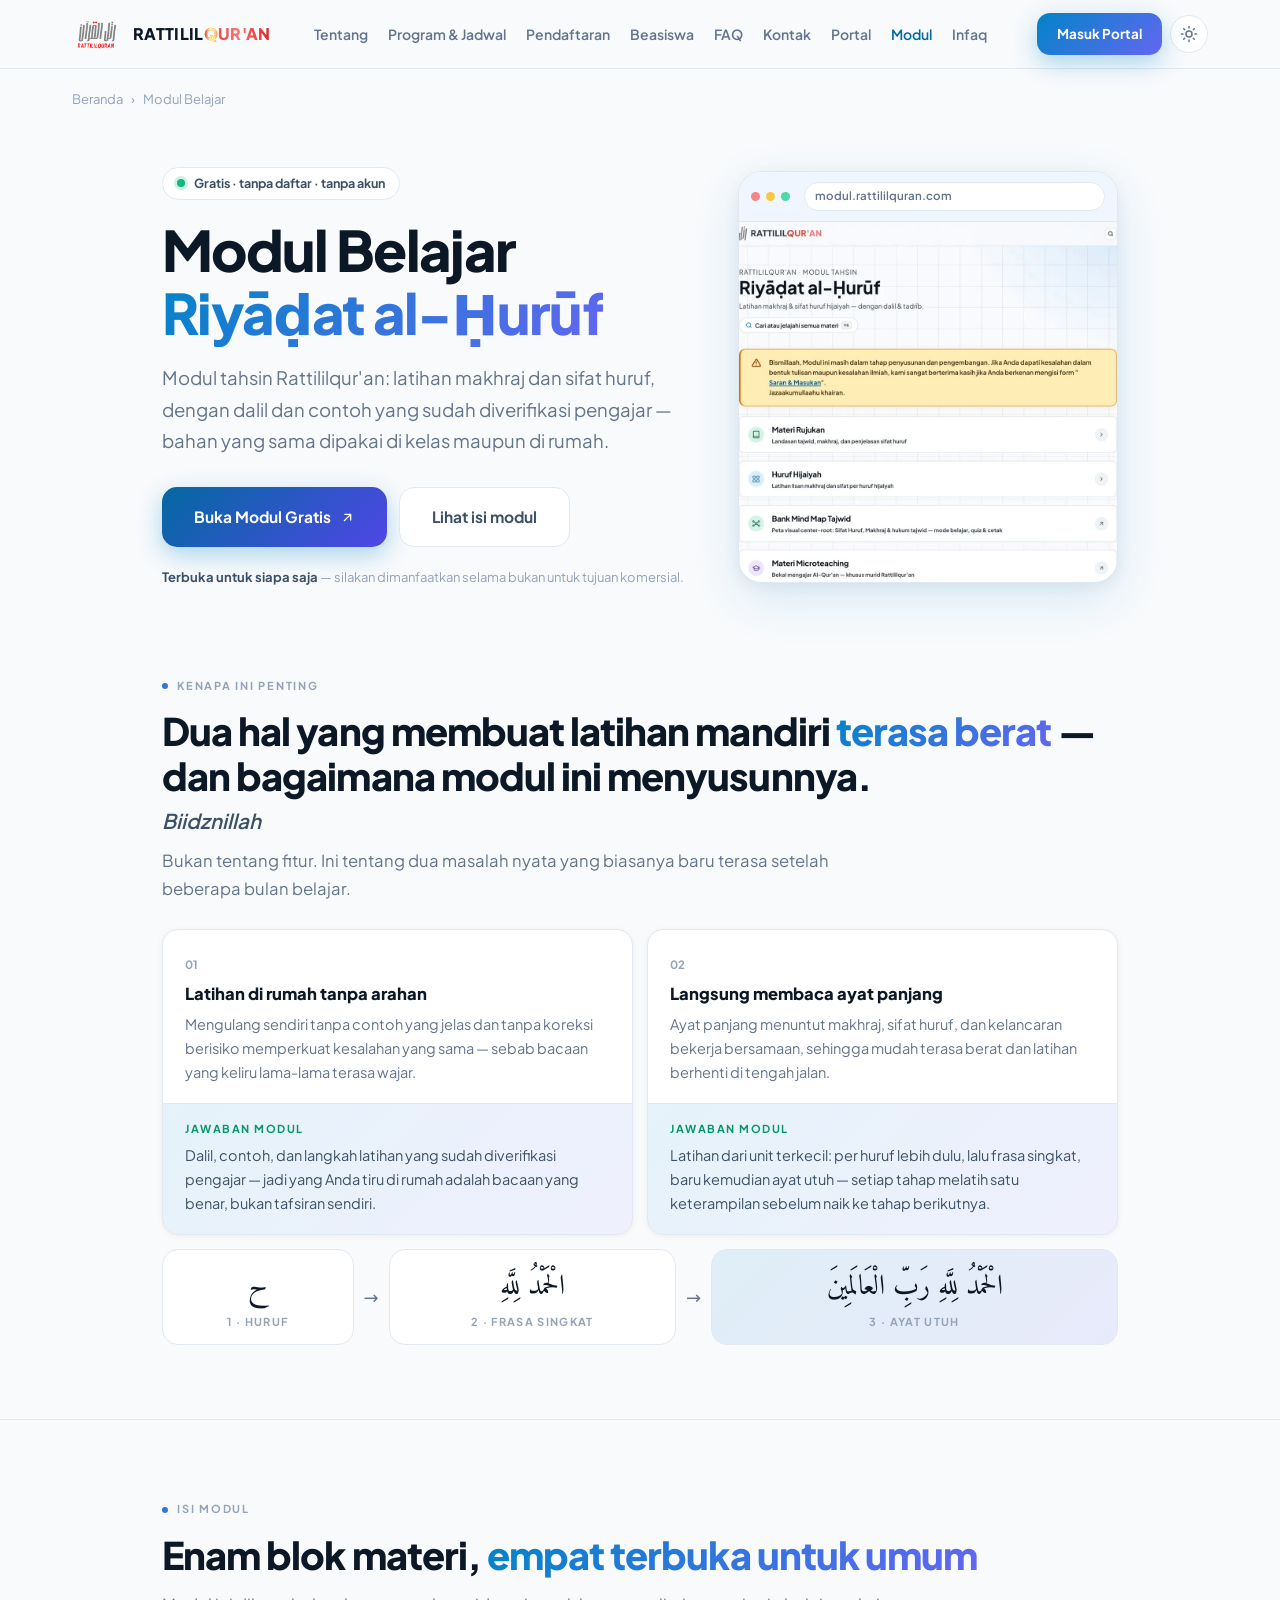
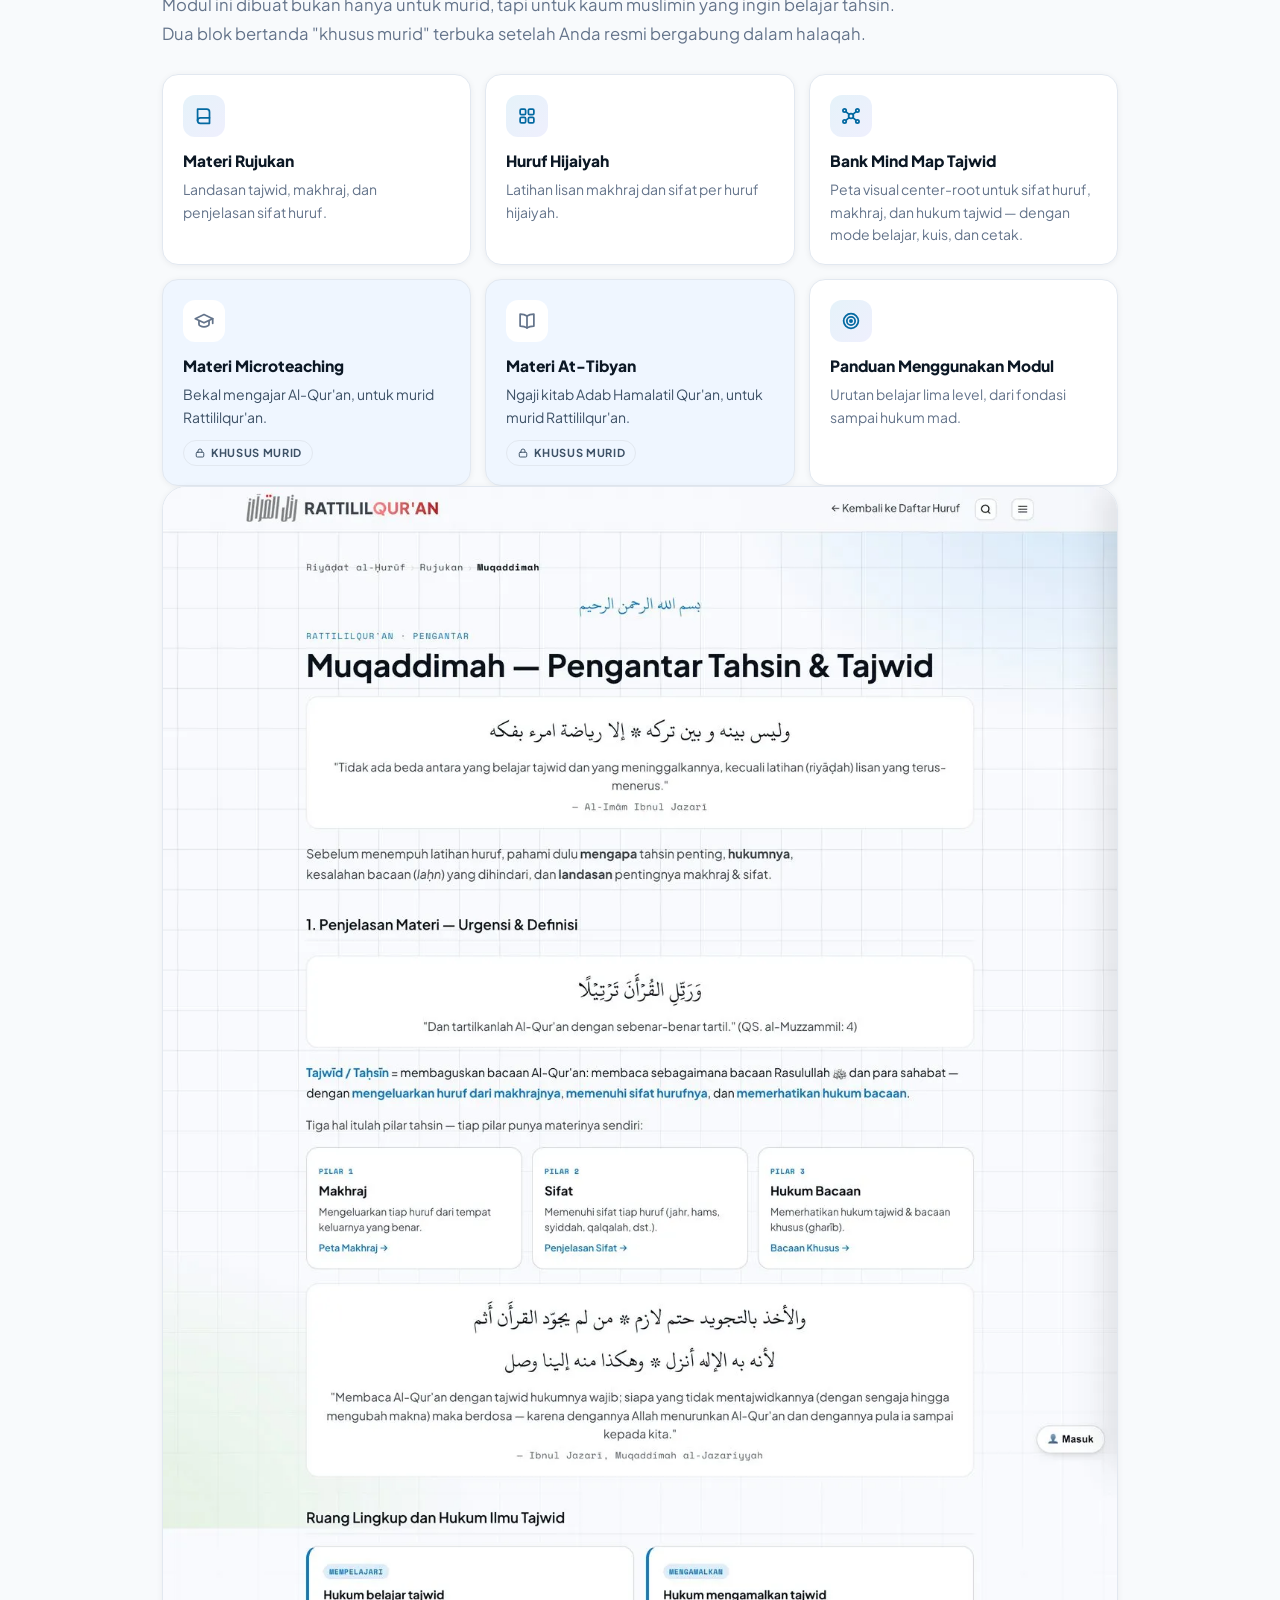
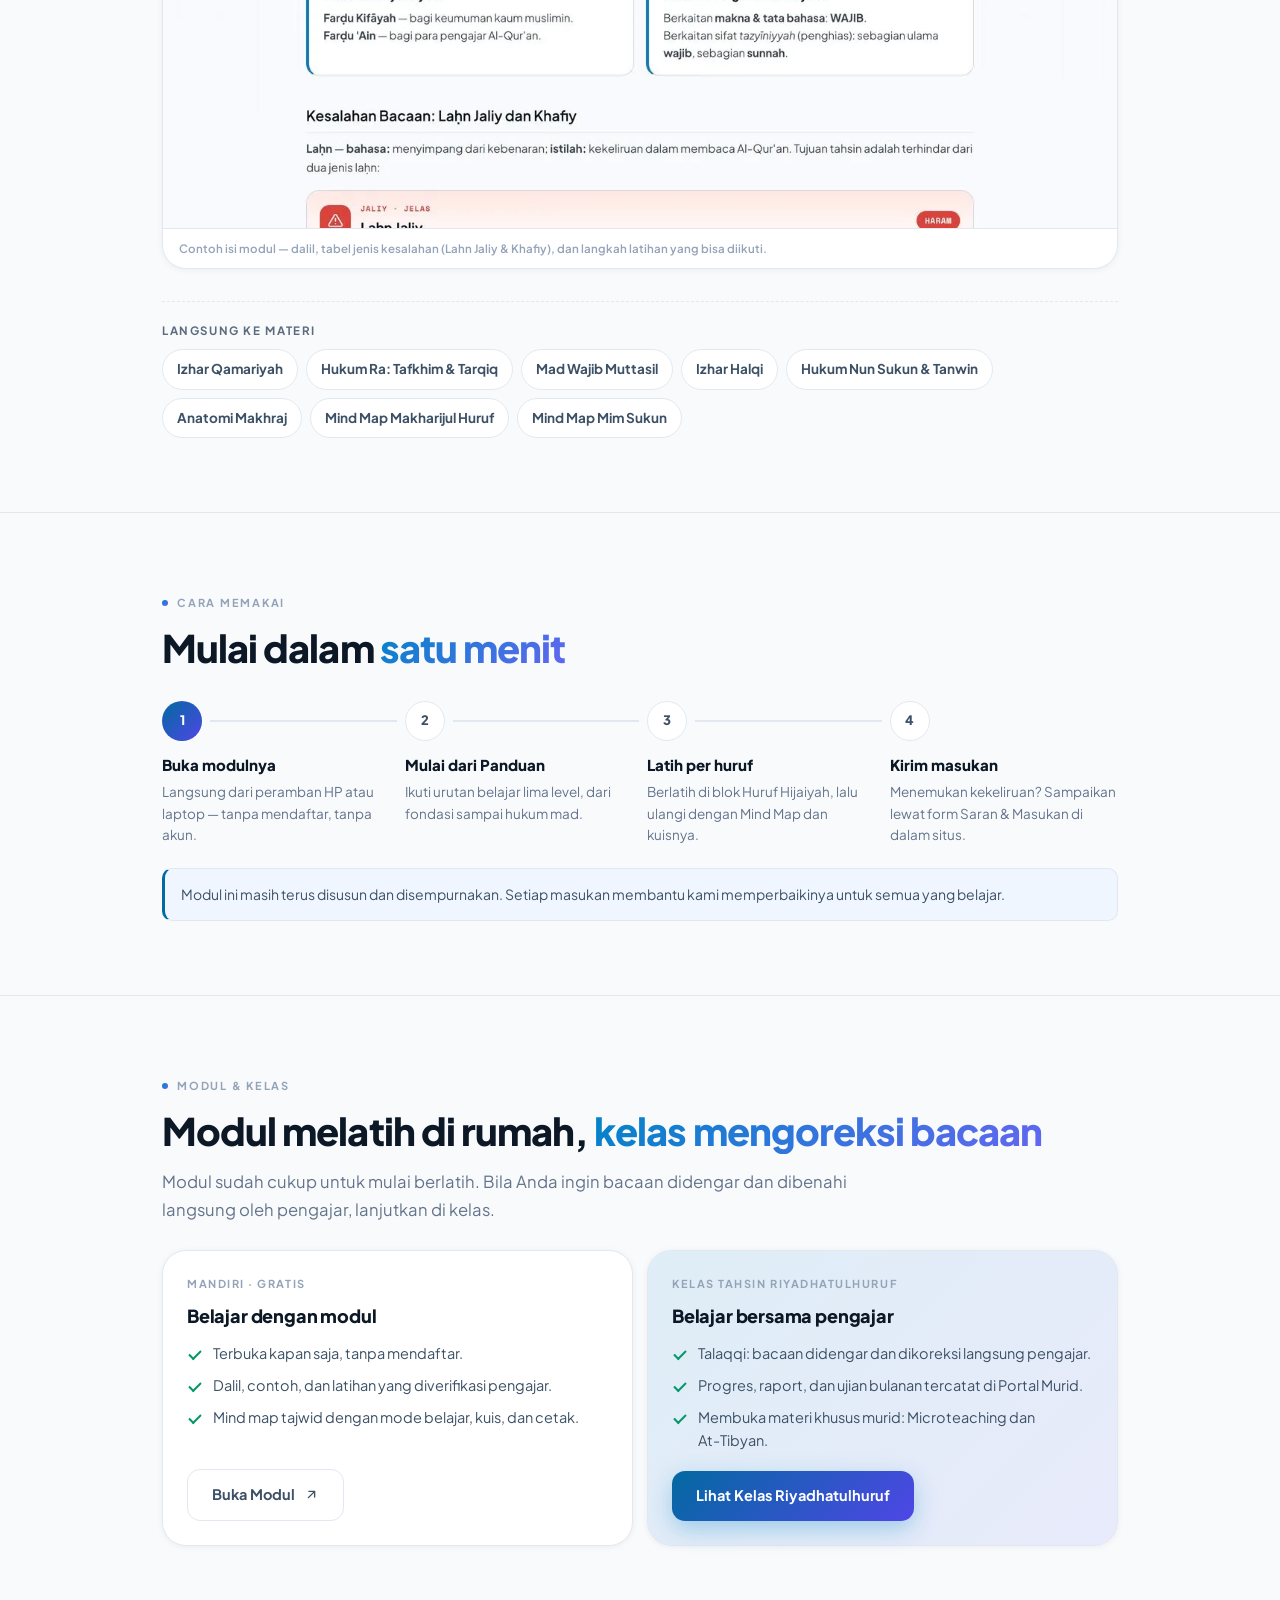
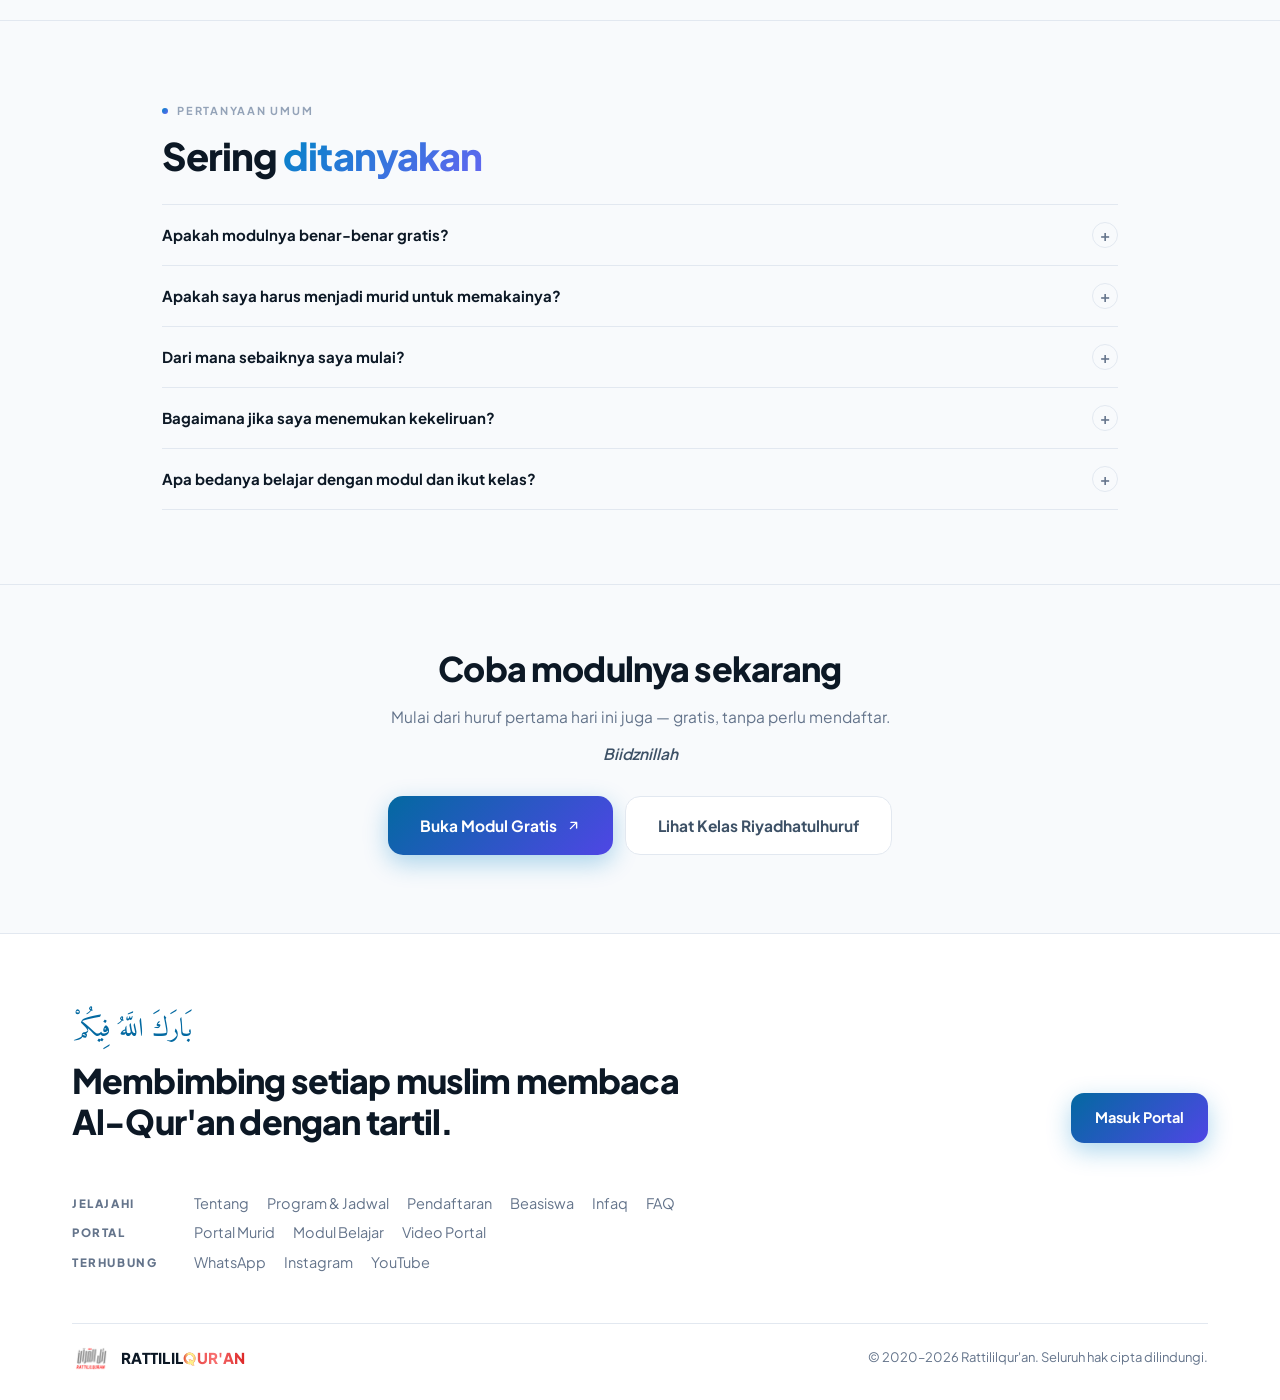
<file: modul.html>
<!DOCTYPE html>
<html lang="id">
<head>
<script>
(function(){var t='system';try{t=localStorage.getItem('theme')||'system';}catch(e){}if(t==='dark'||(t==='system'&&window.matchMedia('(prefers-color-scheme: dark)').matches))document.documentElement.classList.add('theme-dark');})();
// Penanda JS aktif: animasi reveal hanya menyembunyikan konten bila skrip jalan.
document.documentElement.classList.add('js');
</script>
<meta charset="UTF-8"/>
<meta name="viewport" content="width=device-width, initial-scale=1.0, viewport-fit=cover"/>
<meta name="theme-color" content="#0d1f35"/>
<meta name="description" content="Modul tahsin Rattililqur'an: latihan makhraj dan sifat huruf dengan dalil serta contoh terverifikasi. Terbuka untuk siapa saja, gratis, tanpa perlu mendaftar."/>
<link rel="canonical" href="https://rattililquran.com/modul.html"/>
<meta property="og:title" content="Modul Belajar Riyāḍat al-Ḥurūf — Rattililqur'an"/>
<meta property="og:description" content="Modul tahsin dengan dalil dan contoh terverifikasi. Terbuka untuk siapa saja, gratis, tanpa perlu mendaftar."/>
<meta property="og:type" content="website"/>
<meta property="og:url" content="https://rattililquran.com/modul.html"/>
<meta property="og:image" content="https://rattililquran.com/assets/images/og-modul.jpg"/>
<meta property="og:image:width" content="1200"/>
<meta property="og:image:height" content="630"/>
<meta property="og:image:alt" content="Kartu Modul Belajar Riyadat al-Huruf — gratis dan terbuka"/>
<meta property="og:image:type" content="image/jpeg"/>
<meta property="og:locale" content="id_ID"/>
<meta name="twitter:card" content="summary_large_image"/>
<meta name="twitter:title" content="Modul Belajar Riyāḍat al-Ḥurūf — Rattililqur'an"/>
<meta name="twitter:description" content="Modul tahsin dengan dalil dan contoh terverifikasi. Terbuka untuk siapa saja, gratis, tanpa perlu mendaftar."/>
<meta name="twitter:image" content="https://rattililquran.com/assets/images/og-modul.jpg"/>
<link rel="icon" type="image/x-icon" href="favicon.ico">
<link rel="icon" type="image/png" sizes="192x192" href="assets/icons/icon-192.png">
<link rel="apple-touch-icon" sizes="180x180" href="apple-touch-icon.png">
<title>Modul Belajar Riyāḍat al-Ḥurūf — Gratis &amp; Terbuka | Rattililqur'an</title>
<link rel="stylesheet" href="assets/fonts.css">
<link rel="stylesheet" href="assets/portal-modul.css">
<style>
/* ══ Komponen khusus halaman Modul (sisanya dari portal-modul.css) ══ */

/* Jangkar (#isi-modul, #cara, …) tidak tertutup navbar yang menempel. */
html{scroll-padding-top:84px}

/* Hero dua kolom: teks + bingkai peramban berisi tangkapan layar modul */
.hero-grid{display:grid;grid-template-columns:minmax(0,1fr) 380px;gap:44px;align-items:center}
.pill{display:inline-flex;align-items:center;gap:9px;margin-bottom:18px;padding:7px 14px;border:1px solid var(--c-line);border-radius:99px;background:var(--c-card);font-size:12.5px;font-weight:700;color:var(--c-ink-2);line-height:1.4}
.pill::before{content:'';width:8px;height:8px;border-radius:50%;background:#10b981;box-shadow:0 0 0 3px rgba(16,185,129,.2);flex-shrink:0}
.layar{display:block;border:1px solid var(--c-line);border-radius:var(--r-lg);background:var(--c-card);box-shadow:var(--sh-lg);overflow:hidden;text-decoration:none;transition:transform var(--dur) var(--ease-spring)}
.layar:hover{transform:translateY(-3px)}
.layar-bar{display:flex;align-items:center;gap:6px;padding:10px 12px;border-bottom:1px solid var(--c-line);background:var(--c-soft)}
.layar-bar i{width:9px;height:9px;border-radius:50%;opacity:.85}
.layar-bar i:nth-child(1){background:#f87171}.layar-bar i:nth-child(2){background:#fbbf24}.layar-bar i:nth-child(3){background:#34d399}
.layar-url{flex:1;min-width:0;margin-left:8px;padding:4px 10px;border:1px solid var(--c-line);border-radius:99px;background:var(--c-card);font-size:11.5px;font-weight:600;color:var(--c-ink-3);white-space:nowrap;overflow:hidden;text-overflow:ellipsis}
/* Tangkapan layar diperbesar 4/3 dan digeser agar kolom isinya (12,5%–87,5% lebar
   gambar asli) memenuhi bingkai — teksnya terbaca, bukan miniatur. */
.layar picture{display:block;height:360px;overflow:hidden}
.layar img{display:block;width:133.4%;max-width:none;height:auto;margin-left:-16.7%}
@media(max-width:900px){.hero-grid{grid-template-columns:1fr;gap:30px}.layar{max-width:460px}.layar picture{height:300px}}

/* Masalah → jawaban modul */
.masalah{list-style:none;display:grid;grid-template-columns:repeat(2,minmax(0,1fr));gap:14px;margin-top:26px}
.masalah>li{display:flex;flex-direction:column;border:1px solid var(--c-line);border-radius:var(--r);background:var(--c-card);box-shadow:var(--sh-sm);overflow:hidden}
.masalah .atas{padding:20px 22px 18px}
.masalah .no{font-family:var(--font-label);font-size:11.5px;font-weight:700;color:var(--c-ink-4)}
.masalah h3{margin-top:6px;font-size:16.5px;font-weight:800;line-height:1.35;color:var(--c-ink)}
.masalah .atas p{margin-top:8px;font-size:14.5px;line-height:1.65;color:var(--c-ink-3)}
.masalah .jawab{flex:1;padding:16px 22px 18px;border-top:1px solid var(--c-line);background:var(--grad-soft)}
.masalah .jawab .k{display:block;font-family:var(--font-label);font-size:11px;font-weight:700;letter-spacing:.14em;text-transform:uppercase;color:var(--c-accent)}
.masalah .jawab p{margin-top:6px;font-size:14.5px;line-height:1.65;color:var(--c-ink-2)}
@media(max-width:700px){.masalah{grid-template-columns:1fr}}

/* Tangga latihan: huruf → frasa → ayat */
.tangga{display:grid;grid-template-columns:minmax(0,.8fr) auto minmax(0,1.2fr) auto minmax(0,1.7fr);align-items:stretch;gap:10px;margin-top:14px}
.tangga .tk{display:flex;flex-direction:column;align-items:center;justify-content:center;padding:14px 12px 12px;border:1px solid var(--c-line);border-radius:var(--r);background:var(--c-card);text-align:center}
.tangga .tk:last-child{background:var(--grad-soft)}
.tangga .ar{font-family:'Amiri',serif;font-size:clamp(22px,2.4vw,28px);line-height:1.7;direction:rtl;color:var(--c-ink)}
.tangga .lbl{margin-top:2px;font-family:var(--font-label);font-size:11px;font-weight:700;letter-spacing:.12em;text-transform:uppercase;color:var(--c-ink-4)}
.tangga .panah{display:flex;align-items:center;justify-content:center;color:var(--c-ink-3);font-size:18px}
@media(max-width:700px){.tangga{grid-template-columns:1fr;gap:6px}.tangga .panah{transform:rotate(90deg);height:18px}}

/* Isi modul: kartu berikon */
.blok{list-style:none;display:grid;grid-template-columns:repeat(3,minmax(0,1fr));gap:14px;margin-top:26px}
.blok li{padding:20px 20px 18px;border:1px solid var(--c-line);border-radius:var(--r);background:var(--c-card);box-shadow:var(--sh-sm)}
.blok .ik{display:flex;align-items:center;justify-content:center;width:42px;height:42px;border-radius:12px;background:var(--grad-soft);color:var(--c-primary)}
.blok .ik svg{width:22px;height:22px}
.blok .t{display:block;margin-top:14px;font-size:15.5px;font-weight:800;line-height:1.35;color:var(--c-ink)}
.blok .d{display:block;margin-top:6px;font-size:14px;line-height:1.62;color:var(--c-ink-3)}
.blok .tag{display:inline-flex;align-items:center;gap:5px;margin-top:12px;padding:3px 10px;border:1px solid var(--c-line);border-radius:99px;font-family:var(--font-label);font-size:11px;font-weight:700;letter-spacing:.06em;text-transform:uppercase;color:var(--c-ink-3)}
.blok .tag svg{width:12px;height:12px}
.blok li.murid{background:var(--c-soft)}
.blok li.murid .ik{background:var(--c-card);color:var(--c-ink-3)}
/* Latar --c-soft menurunkan kontras --c-ink-3 ke 4.4:1 — teks kartu murid memakai --c-ink-2. */
.blok li.murid .d,.blok li.murid .tag{color:var(--c-ink-2)}
@media(max-width:820px){.blok{grid-template-columns:repeat(2,minmax(0,1fr))}}
@media(max-width:560px){
  .blok{grid-template-columns:1fr;gap:10px}
  .blok li{display:grid;grid-template-columns:auto minmax(0,1fr);column-gap:14px;padding:16px}
  .blok .ik{grid-row:span 3;width:40px;height:40px}
  .blok .t{margin-top:0}
  .blok .tag{justify-self:start;margin-top:10px}
  .blok .d{font-size:14.5px}
}

/* Cara memakai: langkah bersambung (mendatar di desktop, menurun di HP) */
.langkah{list-style:none;display:grid;grid-template-columns:repeat(4,minmax(0,1fr));gap:14px;margin-top:30px}
.langkah li{position:relative}
.langkah li::after{content:'';position:absolute;top:19px;left:48px;right:-6px;height:2px;background:var(--c-line)}
.langkah li:last-child::after{display:none}
.langkah .bul{position:relative;display:flex;align-items:center;justify-content:center;width:40px;height:40px;border:1.5px solid var(--c-line);border-radius:50%;background:var(--c-card);font-family:var(--font-label);font-size:13px;font-weight:800;color:var(--c-ink-2)}
.langkah li:first-child .bul{border-color:transparent;background:linear-gradient(135deg,#0369a1,#4f46e5);color:#fff}
.langkah .t{display:block;margin-top:14px;font-size:15px;font-weight:800;line-height:1.35;color:var(--c-ink)}
.langkah .d{display:block;margin-top:6px;font-size:13.5px;line-height:1.6;color:var(--c-ink-3)}
@media(max-width:820px){
  .langkah{grid-template-columns:1fr;gap:0}
  .langkah li{display:grid;grid-template-columns:40px minmax(0,1fr);column-gap:16px;padding-bottom:22px}
  .langkah li:last-child{padding-bottom:0}
  .langkah li::after{top:46px;bottom:6px;left:19px;right:auto;width:2px;height:auto}
  .langkah .bul{grid-row:span 2}
  .langkah .t{margin-top:9px}
  .langkah .d{font-size:14.5px}
}

/* Modul & kelas: dua kartu berdampingan */
.dua{display:grid;grid-template-columns:repeat(2,minmax(0,1fr));gap:14px;margin-top:26px}
.dua>div{display:flex;flex-direction:column;padding:24px;border:1px solid var(--c-line);border-radius:var(--r-lg);background:var(--c-card);box-shadow:var(--sh-sm)}
.dua>.kelas{background:var(--grad-soft)}
.dua .k{font-family:var(--font-label);font-size:11px;font-weight:700;letter-spacing:.14em;text-transform:uppercase;color:var(--c-ink-4)}
.dua h3{margin-top:10px;font-size:18px;font-weight:800;letter-spacing:-.01em;line-height:1.35;color:var(--c-ink)}
.cek{list-style:none;display:flex;flex-direction:column;gap:9px;margin:14px 0 0;flex:1}
.cek li{position:relative;padding-left:26px;font-size:14.5px;line-height:1.6;color:var(--c-ink-2)}
.cek li::before{content:'';position:absolute;left:2px;top:.55em;width:12px;height:7px;border-left:2.5px solid var(--c-accent);border-bottom:2.5px solid var(--c-accent);transform:rotate(-45deg)}
.dua .btn{align-self:flex-start;margin-top:18px}
.dua .btn svg,.hero-actions svg,.cta-actions svg{width:15px;height:15px}
@media(max-width:700px){.dua{grid-template-columns:1fr}.dua>div{padding:20px}}

/* Jangan patahkan kata bertanda hubung (mis. "At-Tibyan"). */
.nw{white-space:nowrap}

/* Catatan */
.catatan{margin-top:22px;padding:14px 16px;border:1px solid var(--c-line);border-left:3px solid var(--c-primary);border-radius:var(--r-sm);background:var(--c-soft);font-size:14px;color:var(--c-ink-2);line-height:1.65}
.catatan b{color:var(--c-ink)}

/* FAQ */
.faq{margin-top:26px;border-top:1px solid var(--c-line)}
.faq details{border-bottom:1px solid var(--c-line)}
.faq summary{display:flex;align-items:center;justify-content:space-between;gap:16px;padding:17px 0;font-size:15px;font-weight:700;color:var(--c-ink);cursor:pointer;list-style:none}
.faq summary::-webkit-details-marker{display:none}
.faq summary::after{content:'+';flex-shrink:0;width:26px;height:26px;border:1px solid var(--c-line);border-radius:50%;display:flex;align-items:center;justify-content:center;font-size:16px;font-weight:600;color:var(--c-ink-3);transition:transform var(--dur) var(--ease-spring)}
.faq details[open] summary::after{transform:rotate(45deg);color:var(--c-primary)}
.faq .a{padding:0 0 18px;font-size:14.5px;color:var(--c-ink-3);line-height:1.7;max-width:70ch}
.faq .a a{color:var(--c-primary);font-weight:700}

/* Gradien tombol utama diperdalam (seperti .footer-cta) agar teks putih lulus AA. */
.hero-actions .btn-primary,.cta-actions .btn-primary,.dua .btn-primary{background:linear-gradient(135deg,#0369a1,#4f46e5)}


/* Langsung ke materi: tautan ke halaman modul yang sering dicari */
.materi-cepat{display:flex;flex-wrap:wrap;align-items:center;gap:8px;margin-top:32px;padding-top:20px;border-top:1px dashed var(--c-line)}
.materi-cepat .k{flex-basis:100%;font-family:var(--font-label);font-size:11.5px;font-weight:700;letter-spacing:.14em;text-transform:uppercase;color:var(--c-ink-micro)}
.materi-cepat a{display:inline-flex;align-items:center;min-height:40px;padding:8px 14px;border:1px solid var(--c-line);border-radius:99px;background:var(--c-card);font-size:13.5px;font-weight:700;color:var(--c-ink-2);text-decoration:none;transition:border-color var(--dur),color var(--dur)}
.materi-cepat a:hover{border-color:var(--c-primary);color:var(--c-primary)}
@media(max-width:640px){
  .masalah .no,.masalah .jawab .k,.tangga .lbl,.dua .k{color:var(--c-ink-micro)}
  .masalah .jawab .k,.tangga .lbl,.dua .k,.blok .tag{font-size:11.5px}
  .catatan,.faq .a{font-size:15px}
  .faq summary{min-height:44px}
}
</style>
<noscript><style>[data-reveal]{opacity:1!important;transform:none!important;animation:none!important}

</style></noscript>
<script type="application/ld+json">
{
  "@context": "https://schema.org",
  "@type": "BreadcrumbList",
  "itemListElement": [
    {
      "@type": "ListItem",
      "position": 1,
      "name": "Beranda",
      "item": "https://rattililquran.com/"
    },
    {
      "@type": "ListItem",
      "position": 2,
      "name": "Modul Belajar",
      "item": "https://rattililquran.com/modul.html"
    }
  ]
}
</script>
</head>
<body>

<!-- ══ SPRITE IKON ══ -->
<svg width="0" height="0" style="position:absolute" aria-hidden="true" focusable="false">
  <symbol id="i-play" viewBox="0 0 24 24" fill="none" stroke="currentColor" stroke-width="1.9" stroke-linecap="round" stroke-linejoin="round"><circle cx="12" cy="12" r="9"/><path d="M10.1 8.9v6.2l5.1-3.1z" fill="currentColor" stroke-width="1.6"/></symbol>
  <symbol id="i-lock" viewBox="0 0 24 24" fill="none" stroke="currentColor" stroke-width="1.9" stroke-linecap="round" stroke-linejoin="round"><rect x="4.5" y="10.5" width="15" height="9.5" rx="2"/><path d="M8 10.5V8a4 4 0 0 1 8 0v2.5"/></symbol>
  <symbol id="i-buku" viewBox="0 0 24 24" fill="none" stroke="currentColor" stroke-width="1.9" stroke-linecap="round" stroke-linejoin="round"><path d="M5 4.5h10a3 3 0 0 1 3 3V20H8a3 3 0 0 1-3-3V4.5z"/><path d="M5 17a3 3 0 0 1 3-3h10"/></symbol>
  <symbol id="i-kisi" viewBox="0 0 24 24" fill="none" stroke="currentColor" stroke-width="1.9" stroke-linecap="round" stroke-linejoin="round"><rect x="4.5" y="4.5" width="6" height="6" rx="1.5"/><rect x="13.5" y="4.5" width="6" height="6" rx="1.5"/><rect x="4.5" y="13.5" width="6" height="6" rx="1.5"/><rect x="13.5" y="13.5" width="6" height="6" rx="1.5"/></symbol>
  <symbol id="i-peta" viewBox="0 0 24 24" fill="none" stroke="currentColor" stroke-width="1.9" stroke-linecap="round" stroke-linejoin="round"><circle cx="12" cy="12" r="2.6"/><circle cx="5" cy="6" r="1.8"/><circle cx="19" cy="6" r="1.8"/><circle cx="5" cy="18" r="1.8"/><circle cx="19" cy="18" r="1.8"/><path d="M6.4 7.2l3.5 3M17.6 7.2l-3.5 3M6.4 16.8l3.5-3M17.6 16.8l-3.5-3"/></symbol>
  <symbol id="i-toga" viewBox="0 0 24 24" fill="none" stroke="currentColor" stroke-width="1.9" stroke-linecap="round" stroke-linejoin="round"><path d="M2.5 9.5L12 5l9.5 4.5L12 14 2.5 9.5z"/><path d="M6.5 11.5v4c0 1.4 2.5 2.8 5.5 2.8s5.5-1.4 5.5-2.8v-4"/><path d="M21.5 9.5v5"/></symbol>
  <symbol id="i-kitab" viewBox="0 0 24 24" fill="none" stroke="currentColor" stroke-width="1.9" stroke-linecap="round" stroke-linejoin="round"><path d="M12 6.5c-1.8-1.3-4.3-2-7.5-2v13c3.2 0 5.7.7 7.5 2 1.8-1.3 4.3-2 7.5-2v-13c-3.2 0-5.7.7-7.5 2z"/><path d="M12 6.5v13"/></symbol>
  <symbol id="i-target" viewBox="0 0 24 24" fill="none" stroke="currentColor" stroke-width="1.9" stroke-linecap="round" stroke-linejoin="round"><circle cx="12" cy="12" r="8"/><circle cx="12" cy="12" r="4.5"/><circle cx="12" cy="12" r="1.2" fill="currentColor"/></symbol>
  <symbol id="i-keluar" viewBox="0 0 24 24" fill="none" stroke="currentColor" stroke-width="2.2" stroke-linecap="round" stroke-linejoin="round"><path d="M7 17 17 7M8 7h9v9"/></symbol>
  <symbol id="i-sun" viewBox="0 0 24 24" fill="none" stroke="currentColor" stroke-width="2" stroke-linecap="round" stroke-linejoin="round"><circle cx="12" cy="12" r="4"/><path d="M12 2v2M12 20v2M4.9 4.9l1.4 1.4M17.7 17.7l1.4 1.4M2 12h2M20 12h2M4.9 19.1l1.4-1.4M17.7 6.3l1.4-1.4"/></symbol>
  <symbol id="i-moon" viewBox="0 0 24 24" fill="none" stroke="currentColor" stroke-width="2" stroke-linecap="round" stroke-linejoin="round"><path d="M21 12.8A9 9 0 1 1 11.2 3a7 7 0 0 0 9.8 9.8z"/></symbol>
</svg>

<!-- ══ NAVBAR ══ -->
<nav class="nav">
  <div class="nav-inner">
    <a href="/" class="nav-brand">
      <picture><source type="image/webp" srcset="assets/images/logo-abu-160.webp 160w, assets/images/logo-abu-512.webp 512w" sizes="52px"><img src="assets/images/logo-abu.png" alt="Rattililqur'an" onerror="this.style.display='none'"></picture>
      <span>RATTILIL<span class="brand-accent kilat"><span class="kilat-teks">QUR'AN</span><span class="kilat-pita" aria-hidden="true" data-kilat="QUR'AN"></span></span></span>
    </a>
    <button class="nav-toggle" id="navToggle" aria-label="Menu" aria-controls="navLinks" aria-expanded="false"><span></span><span></span><span></span></button>
    <div class="nav-links" id="navLinks">
      <a href="/#tentang"     class="nav-link">Tentang</a>
      <a href="/#program"     class="nav-link">Program &amp; Jadwal</a>
      <a href="/#pendaftaran" class="nav-link">Pendaftaran</a>
      <a href="beasiswa.html" class="nav-link">Beasiswa</a>
      <a href="/#faq"         class="nav-link">FAQ</a>
      <a href="/#kontak"      class="nav-link">Kontak</a>
      <a href="portal.html" class="nav-link" data-nav="portal">Portal</a>
      <a href="modul.html"  class="nav-link active" data-nav="modul">Modul</a>
      <a href="infaq.html"  class="nav-link" data-nav="infaq">Infaq</a>
      <a href="https://portal.rattililquran.com/" class="btn btn-primary nav-cta nav-cta-mobile" style="padding:10px 20px;font-size:13.5px">Masuk Portal</a>
    </div>
    <div class="nav-actions">
      <a href="https://portal.rattililquran.com/" class="btn btn-primary nav-cta nav-cta-desktop" style="padding:10px 20px;font-size:13.5px">Masuk Portal</a>
      <button class="theme-toggle" id="themeToggle" aria-label="Ganti tema gelap/terang">
        <svg class="i-sun"><use href="#i-sun"/></svg>
        <svg class="i-moon"><use href="#i-moon"/></svg>
      </button>
    </div>
  </div>
</nav>

<nav class="breadcrumb" aria-label="Breadcrumb">
  <a href="/">Beranda</a>
  <span aria-hidden="true">›</span>
  <span>Modul Belajar</span>
</nav>

<main>
  <!-- ══ 1. HERO ══ -->
  <header class="wrap hero">
    <div class="hero-grid">
      <div>
        <p class="pill">Gratis · tanpa daftar · tanpa akun</p>
        <h1>Modul Belajar <em>Riyāḍat al-Ḥurūf</em></h1>
        <p class="hero-lead">Modul tahsin Rattililqur'an: latihan makhraj dan sifat huruf, dengan dalil dan contoh yang sudah diverifikasi pengajar — bahan yang sama dipakai di kelas maupun di rumah.</p>
        <div class="hero-actions">
          <a href="https://modul.rattililquran.com" target="_blank" rel="noopener" class="btn btn-primary btn-lg">Buka Modul Gratis<svg aria-hidden="true"><use href="#i-keluar"/></svg></a>
          <a href="#isi-modul" class="btn btn-ghost btn-lg">Lihat isi modul</a>
        </div>
        <p class="hero-meta"><b>Terbuka untuk siapa saja</b> — silakan dimanfaatkan selama bukan untuk tujuan komersial.</p>
      </div>
      <a class="layar" href="https://modul.rattililquran.com" target="_blank" rel="noopener" aria-label="Buka situs modul Riyāḍat al-Ḥurūf">
        <span class="layar-bar" aria-hidden="true"><i></i><i></i><i></i><span class="layar-url">modul.rattililquran.com</span></span>
        <picture>
          <source type="image/webp" srcset="assets/images/Modul-daftar-materi-1280.webp 1280w, assets/images/Modul-daftar-materi-1920.webp 1920w" sizes="(max-width:900px) 614px, 507px">
          <source srcset="assets/images/Modul-daftar-materi-1280.jpg 1280w, assets/images/Modul-daftar-materi-1920.jpg 1920w" sizes="(max-width:900px) 614px, 507px">
          <img src="assets/images/Modul-daftar-materi-1280.jpg" alt="Halaman utama situs modul Riyāḍat al-Ḥurūf." decoding="async" width="1920" height="2400">
        </picture>
      </a>
    </div>
  </header>

  <!-- ══ 2. MENGAPA INI PENTING ══ -->
  <section class="sec">
    <div class="wrap">
      <span class="sec-label" data-reveal>Kenapa ini penting</span>
      <h2 class="sec-title" data-reveal>Dua hal yang membuat latihan mandiri <em>terasa berat</em> — dan bagaimana modul ini menyusunnya. <span class="lead-em">Biidznillah</span></h2>
      <p class="sec-sub" data-reveal>Bukan tentang fitur. Ini tentang dua masalah nyata yang biasanya baru terasa setelah beberapa bulan belajar.</p>
      <ol class="masalah" data-reveal>
        <li>
          <div class="atas">
            <span class="no">01</span>
            <h3>Latihan di rumah tanpa arahan</h3>
            <p>Mengulang sendiri tanpa contoh yang jelas dan tanpa koreksi berisiko memperkuat kesalahan yang sama — sebab bacaan yang keliru lama-lama terasa wajar.</p>
          </div>
          <div class="jawab">
            <span class="k">Jawaban modul</span>
            <p>Dalil, contoh, dan langkah latihan yang sudah diverifikasi pengajar — jadi yang Anda tiru di rumah adalah bacaan yang benar, bukan tafsiran sendiri.</p>
          </div>
        </li>
        <li>
          <div class="atas">
            <span class="no">02</span>
            <h3>Langsung membaca ayat panjang</h3>
            <p>Ayat panjang menuntut makhraj, sifat huruf, dan kelancaran bekerja bersamaan, sehingga mudah terasa berat dan latihan berhenti di tengah jalan.</p>
          </div>
          <div class="jawab">
            <span class="k">Jawaban modul</span>
            <p>Latihan dari unit terkecil: per huruf lebih dulu, lalu frasa singkat, baru kemudian ayat utuh — setiap tahap melatih satu keterampilan sebelum naik ke tahap berikutnya.</p>
          </div>
        </li>
      </ol>
      <div class="tangga" data-reveal aria-label="Contoh tahapan latihan: huruf, frasa singkat, lalu ayat utuh">
        <div class="tk"><span class="ar" lang="ar">ح</span><span class="lbl">1 · Huruf</span></div>
        <span class="panah" aria-hidden="true">→</span>
        <div class="tk"><span class="ar" lang="ar">الْحَمْدُ لِلَّهِ</span><span class="lbl">2 · Frasa singkat</span></div>
        <span class="panah" aria-hidden="true">→</span>
        <div class="tk"><span class="ar" lang="ar">الْحَمْدُ لِلَّهِ رَبِّ الْعَالَمِينَ</span><span class="lbl">3 · Ayat utuh</span></div>
      </div>
    </div>
  </section>

  <!-- ══ 3. ISI MODUL ══ -->
  <section class="sec" id="isi-modul">
    <div class="wrap">
      <span class="sec-label" data-reveal>Isi modul</span>
      <h2 class="sec-title" data-reveal>Enam blok materi, <em>empat terbuka untuk umum</em></h2>
      <p class="sec-sub" data-reveal>Modul ini dibuat bukan hanya untuk murid, tapi untuk kaum muslimin yang ingin belajar tahsin. Dua blok bertanda "khusus murid" terbuka setelah Anda resmi bergabung dalam halaqah.</p>
      <ul class="blok" data-reveal>
        <li><span class="ik"><svg aria-hidden="true"><use href="#i-buku"/></svg></span><span class="t">Materi Rujukan</span><span class="d">Landasan tajwid, makhraj, dan penjelasan sifat huruf.</span></li>
        <li><span class="ik"><svg aria-hidden="true"><use href="#i-kisi"/></svg></span><span class="t">Huruf Hijaiyah</span><span class="d">Latihan lisan makhraj dan sifat per huruf hijaiyah.</span></li>
        <li><span class="ik"><svg aria-hidden="true"><use href="#i-peta"/></svg></span><span class="t">Bank Mind Map Tajwid</span><span class="d">Peta visual center-root untuk sifat huruf, makhraj, dan hukum tajwid — dengan mode belajar, kuis, dan cetak.</span></li>
        <li class="murid"><span class="ik"><svg aria-hidden="true"><use href="#i-toga"/></svg></span><span class="t">Materi Microteaching</span><span class="d">Bekal mengajar Al-Qur'an, untuk murid Rattililqur'an.</span><span class="tag"><svg aria-hidden="true"><use href="#i-lock"/></svg>Khusus murid</span></li>
        <li class="murid"><span class="ik"><svg aria-hidden="true"><use href="#i-kitab"/></svg></span><span class="t">Materi At-Tibyan</span><span class="d">Ngaji kitab Adab Hamalatil Qur'an, untuk murid Rattililqur'an.</span><span class="tag"><svg aria-hidden="true"><use href="#i-lock"/></svg>Khusus murid</span></li>
        <li><span class="ik"><svg aria-hidden="true"><use href="#i-target"/></svg></span><span class="t">Panduan Menggunakan Modul</span><span class="d">Urutan belajar lima level, dari fondasi sampai hukum mad.</span></li>
      </ul>

      <figure class="shot mt-fig" data-reveal>
        <picture>
          <source type="image/webp" srcset="assets/images/Modul-isi-materi-1280.webp 1280w, assets/images/Modul-isi-materi-1920.webp 1920w" sizes="(max-width:1000px) 94vw, 956px">
          <source srcset="assets/images/Modul-isi-materi-1280.jpg 1280w, assets/images/Modul-isi-materi-1920.jpg 1920w" sizes="(max-width:1000px) 94vw, 956px">
          <img src="assets/images/Modul-isi-materi-1280.jpg" alt="Contoh isi modul: pengantar tahsin dengan dalil, tabel jenis kesalahan, dan langkah latihan." loading="lazy" decoding="async" width="1920" height="2700">
        </picture>
        <figcaption>Contoh isi modul — dalil, tabel jenis kesalahan (Lahn Jaliy &amp; Khafiy), dan langkah latihan yang bisa diikuti.</figcaption>
      </figure>

      <!-- Materi yang paling sering dicari di Google (Search Console, 90 hari s.d. 9 Nov 2026).
           [EDIT] perbarui sesuai laporan Performa. -->
      <nav class="materi-cepat" aria-label="Langsung ke materi" data-reveal>
        <span class="k">Langsung ke materi</span>
        <a href="https://modul.rattililquran.com/huruf/penjelasan-izhar-qamariyah.html" target="_blank" rel="noopener">Izhar Qamariyah</a>
        <a href="https://modul.rattililquran.com/huruf/penjelasan-hukum-ra.html" target="_blank" rel="noopener">Hukum Ra: Tafkhim &amp; Tarqiq</a>
        <a href="https://modul.rattililquran.com/huruf/penjelasan-mad-wajib-muttasil.html" target="_blank" rel="noopener">Mad Wajib Muttasil</a>
        <a href="https://modul.rattililquran.com/huruf/penjelasan-izhar-halq.html" target="_blank" rel="noopener">Izhar Halqi</a>
        <a href="https://modul.rattililquran.com/huruf/ringkasan-nun-sukun-tanwin.html" target="_blank" rel="noopener">Hukum Nun Sukun &amp; Tanwin</a>
        <a href="https://modul.rattililquran.com/huruf/anatomi-makhraj.html" target="_blank" rel="noopener">Anatomi Makhraj</a>
        <a href="https://modul.rattililquran.com/huruf/mindmap.html?topic=makhraj" target="_blank" rel="noopener">Mind Map Makharijul Huruf</a>
        <a href="https://modul.rattililquran.com/huruf/mindmap.html?topic=mimsukun" target="_blank" rel="noopener">Mind Map Mim Sukun</a>
      </nav>
    </div>
  </section>

  <!-- ══ 4. CARA MEMAKAI ══ -->
  <section class="sec" id="cara">
    <div class="wrap">
      <span class="sec-label" data-reveal>Cara memakai</span>
      <h2 class="sec-title" data-reveal>Mulai dalam <em>satu menit</em></h2>
      <ol class="langkah" data-reveal>
        <li><span class="bul">1</span><span class="t">Buka modulnya</span><span class="d">Langsung dari peramban HP atau laptop — tanpa mendaftar, tanpa akun.</span></li>
        <li><span class="bul">2</span><span class="t">Mulai dari Panduan</span><span class="d">Ikuti urutan belajar lima level, dari fondasi sampai hukum mad.</span></li>
        <li><span class="bul">3</span><span class="t">Latih per huruf</span><span class="d">Berlatih di blok Huruf Hijaiyah, lalu ulangi dengan Mind Map dan kuisnya.</span></li>
        <li><span class="bul">4</span><span class="t">Kirim masukan</span><span class="d">Menemukan kekeliruan? Sampaikan lewat form Saran &amp; Masukan di dalam situs.</span></li>
      </ol>
      <p class="catatan" data-reveal>Modul ini masih terus disusun dan disempurnakan. Setiap masukan membantu kami memperbaikinya untuk semua yang belajar.</p>
    </div>
  </section>

  <!-- ══ 5. MODUL & KELAS ══ -->
  <section class="sec">
    <div class="wrap">
      <span class="sec-label" data-reveal>Modul &amp; kelas</span>
      <h2 class="sec-title" data-reveal>Modul melatih di rumah, <em>kelas mengoreksi bacaan</em></h2>
      <p class="sec-sub" data-reveal>Modul sudah cukup untuk mulai berlatih. Bila Anda ingin bacaan didengar dan dibenahi langsung oleh pengajar, lanjutkan di kelas.</p>
      <div class="dua" data-reveal>
        <div>
          <span class="k">Mandiri · gratis</span>
          <h3>Belajar dengan modul</h3>
          <ul class="cek">
            <li>Terbuka kapan saja, tanpa mendaftar.</li>
            <li>Dalil, contoh, dan latihan yang diverifikasi pengajar.</li>
            <li>Mind map tajwid dengan mode belajar, kuis, dan cetak.</li>
          </ul>
          <a href="https://modul.rattililquran.com" target="_blank" rel="noopener" class="btn btn-ghost">Buka Modul<svg aria-hidden="true"><use href="#i-keluar"/></svg></a>
        </div>
        <div class="kelas">
          <span class="k">Kelas Tahsin Riyadhatulhuruf</span>
          <h3>Belajar bersama pengajar</h3>
          <ul class="cek">
            <li>Talaqqi: bacaan didengar dan dikoreksi langsung pengajar.</li>
            <li>Progres, raport, dan ujian bulanan tercatat di Portal Murid.</li>
            <li>Membuka materi khusus murid: Microteaching dan <span class="nw">At-Tibyan</span>.</li>
          </ul>
          <a href="program.html" class="btn btn-primary">Lihat Kelas Riyadhatulhuruf</a>
        </div>
      </div>
    </div>
  </section>

  <!-- ══ 6. FAQ ══ -->
  <section class="sec" id="faq">
    <div class="wrap">
      <span class="sec-label" data-reveal>Pertanyaan umum</span>
      <h2 class="sec-title" data-reveal>Sering <em>ditanyakan</em></h2>
      <div class="faq" data-reveal>
        <details>
          <summary>Apakah modulnya benar-benar gratis?</summary>
          <p class="a">Ya. Modul terbuka untuk siapa saja, gratis, tanpa perlu mendaftar. Silakan dimanfaatkan selama bukan untuk tujuan komersial.</p>
        </details>
        <details>
          <summary>Apakah saya harus menjadi murid untuk memakainya?</summary>
          <p class="a">Tidak. Hanya dua blok — Materi Microteaching dan Materi At-Tibyan — yang khusus untuk murid Rattililqur'an.</p>
        </details>
        <details>
          <summary>Dari mana sebaiknya saya mulai?</summary>
          <p class="a">Dari blok Panduan Menggunakan Modul: urutan belajar lima level, dari fondasi sampai hukum mad.</p>
        </details>
        <details>
          <summary>Bagaimana jika saya menemukan kekeliruan?</summary>
          <p class="a">Sampaikan lewat form Saran &amp; Masukan di dalam situs modul. Modul ini masih terus disusun dan disempurnakan.</p>
        </details>
        <details>
          <summary>Apa bedanya belajar dengan modul dan ikut kelas?</summary>
          <p class="a">Modul untuk latihan mandiri. Di <a href="program.html">Kelas Tahsin Riyadhatulhuruf</a>, bacaan Anda didengar dan dikoreksi langsung oleh pengajar, progres tercatat di Portal Murid, dan ada ujian bulanan.</p>
        </details>
      </div>
    </div>
  </section>

  <!-- ══ 7. CTA ══ -->
  <section class="cta" id="modul-cta">
    <div class="wrap">
      <h2 data-reveal>Coba modulnya sekarang</h2>
      <p data-reveal>Mulai dari huruf pertama hari ini juga — gratis, tanpa perlu mendaftar. <span class="lead-em">Biidznillah</span></p>
      <div class="cta-actions" data-reveal>
        <a href="https://modul.rattililquran.com" target="_blank" rel="noopener" class="btn btn-primary btn-lg">Buka Modul Gratis<svg aria-hidden="true"><use href="#i-keluar"/></svg></a>
        <a href="program.html" class="btn btn-ghost btn-lg">Lihat Kelas Riyadhatulhuruf</a>
      </div>
    </div>
  </section>
</main>

<!-- ══ FOOTER ══ -->
<footer class="footer">
  <div class="footer-inner">

    <div class="footer-lead">
      <div class="footer-lead-text">
        <p class="footer-ar">بَارَكَ اللَّهُ فِيكُمْ</p>
        <p class="footer-line">Membimbing setiap muslim membaca Al-Qur'an dengan tartil.</p>
      </div>
      <a href="https://portal.rattililquran.com/" class="btn btn-primary footer-cta">Masuk Portal</a>
    </div>

    <nav class="footer-nav" aria-label="Tautan footer">
      <div class="footer-row">
        <h2>Jelajahi</h2>
        <a href="/#tentang">Tentang</a>
        <a href="/#program">Program &amp; Jadwal</a>
        <a href="/#pendaftaran">Pendaftaran</a>
        <a href="beasiswa.html">Beasiswa</a>
        <a href="infaq.html">Infaq</a>
        <a href="/#faq">FAQ</a>
      </div>
      <div class="footer-row">
        <h2>Portal</h2>
        <a href="portal.html">Portal Murid</a>
        <a href="modul.html">Modul Belajar</a>
        <a href="https://www.youtube.com/playlist?list=PLY4GFxLoZrbc" target="_blank" rel="noopener">Video Portal</a>
      </div>
      <div class="footer-row">
        <h2>Terhubung</h2>
        <a href="https://wa.me/6282316993233" target="_blank" rel="noopener">WhatsApp</a>
        <a href="https://instagram.com/rattililquran" target="_blank" rel="noopener">Instagram</a>
        <a href="https://youtube.com/@rattililquranindonesia" target="_blank" rel="noopener">YouTube</a>
      </div>
    </nav>

    <div class="footer-meta">
      <div class="footer-brand"><picture><source type="image/webp" srcset="assets/images/logo-abu-160.webp 160w, assets/images/logo-abu-512.webp 512w" sizes="52px"><img src="assets/images/logo-abu.png" alt="" onerror="this.style.display='none'"></picture><span>Rattilil<span class="brand-accent kilat"><span class="kilat-teks">qur'an</span><span class="kilat-pita" aria-hidden="true" data-kilat="qur'an"></span></span></span></div>
      <p class="footer-copy">&copy; <span id="yearStart">2020</span>&ndash;<span id="year">2026</span> Rattililqur'an. Seluruh hak cipta dilindungi.</p>
    </div>

  </div>
</footer>

<script>
  document.getElementById('year').textContent = new Date().getFullYear();

  // Tema
  (function(){
    var btn=document.getElementById('themeToggle');
    btn.addEventListener('click',function(){
      var isDark=document.documentElement.classList.contains('theme-dark');
      var next=isDark?'light':'dark';
      try{ localStorage.setItem('theme',next); }catch(e){}
      document.documentElement.classList.toggle('theme-dark', next==='dark');
    });
  })();

  // Menu mobile
  (function(){
    var t=document.getElementById('navToggle'), l=document.getElementById('navLinks');
    if(!t||!l) return;
    function setMenu(open){
      l.classList.toggle('show',open);
      t.classList.toggle('open',open);
      t.setAttribute('aria-expanded', open?'true':'false');
    }
    t.addEventListener('click',function(){ setMenu(!l.classList.contains('show')); });
    l.querySelectorAll('a').forEach(function(a){
      a.addEventListener('click',function(){ setMenu(false); });
    });
    // Escape menutup menu, dan fokus dikembalikan ke tombolnya.
    document.addEventListener('keydown',function(e){
      if(e.key==='Escape'&&l.classList.contains('show')){ setMenu(false); t.focus(); }
    });

  // Klik di luar menu menutupnya. Sebelumnya perilaku ini datang tidak sengaja
  // dari menu yang masih terlihat; setelah panel memakai visibility:hidden
  // perlu ditangani secara eksplisit.
  document.addEventListener('click', function(e){
    if(!l.classList.contains('show')) return;
    if(t.contains(e.target) || l.contains(e.target)) return;
    setMenu(false);
  });

  })();

  // Reveal saat digulir. Tanpa IntersectionObserver, tampilkan semua.
  (function(){
    var els=document.querySelectorAll('[data-reveal]');
    if(!('IntersectionObserver' in window)){
      els.forEach(function(el){ el.classList.add('in'); });
      return;
    }
    var io=new IntersectionObserver(function(entries){
      entries.forEach(function(e){
        if(e.isIntersecting){ e.target.classList.add('in'); io.unobserve(e.target); }
      });
    },{threshold:.12});
    els.forEach(function(el){ io.observe(el); });
  })();
</script>

</body>
</html>
</file>
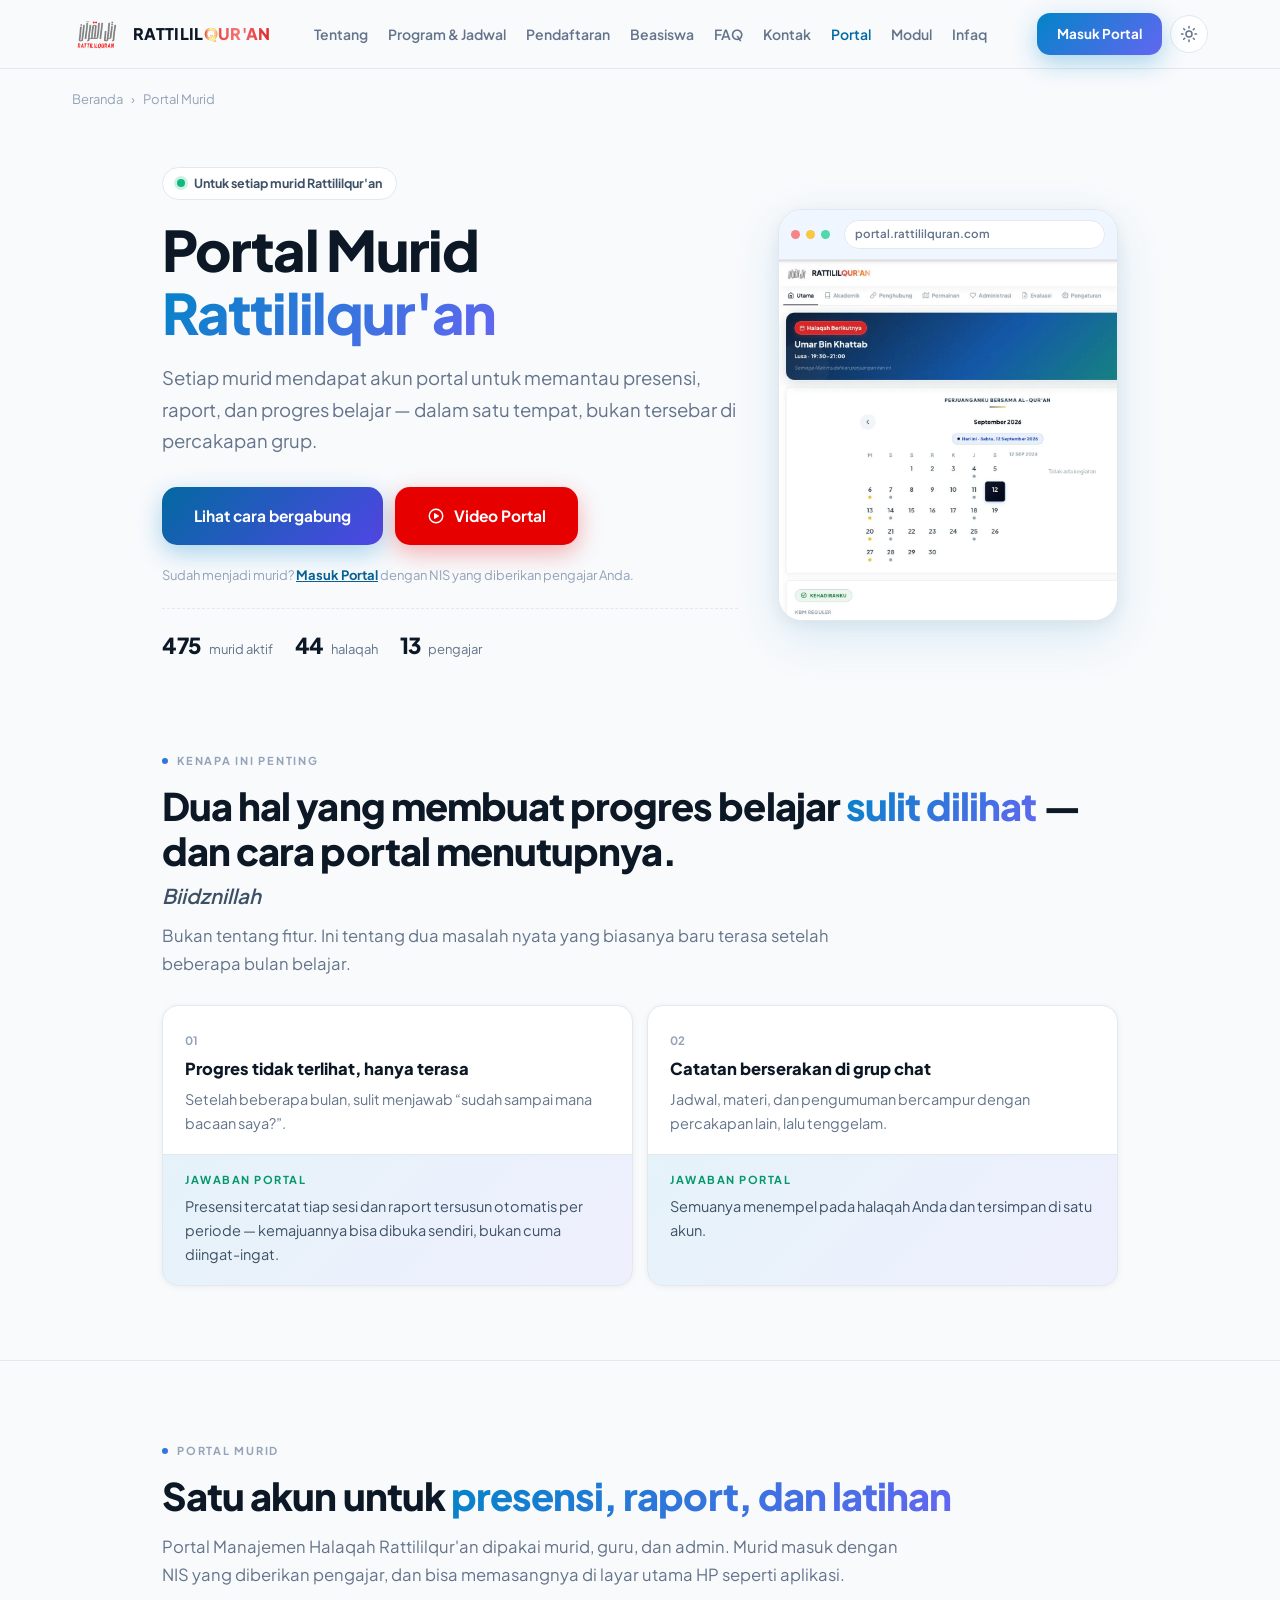
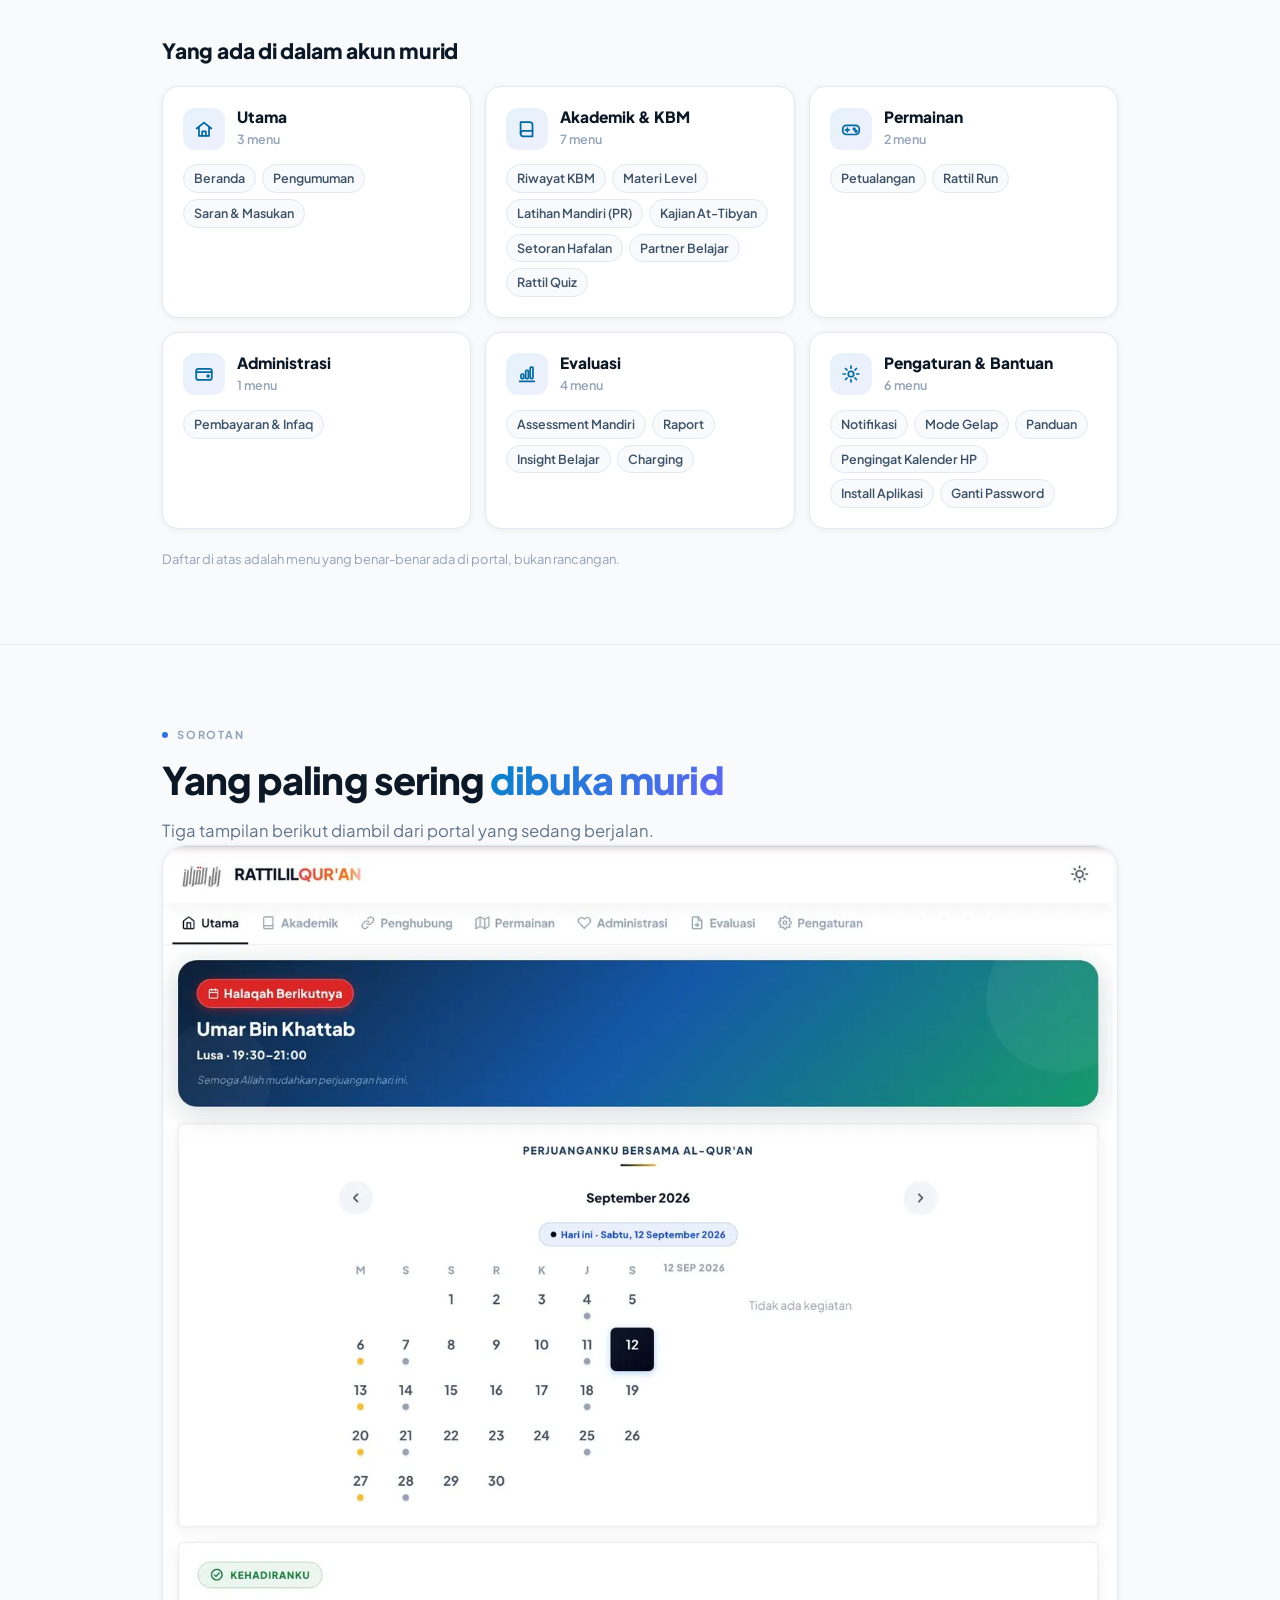
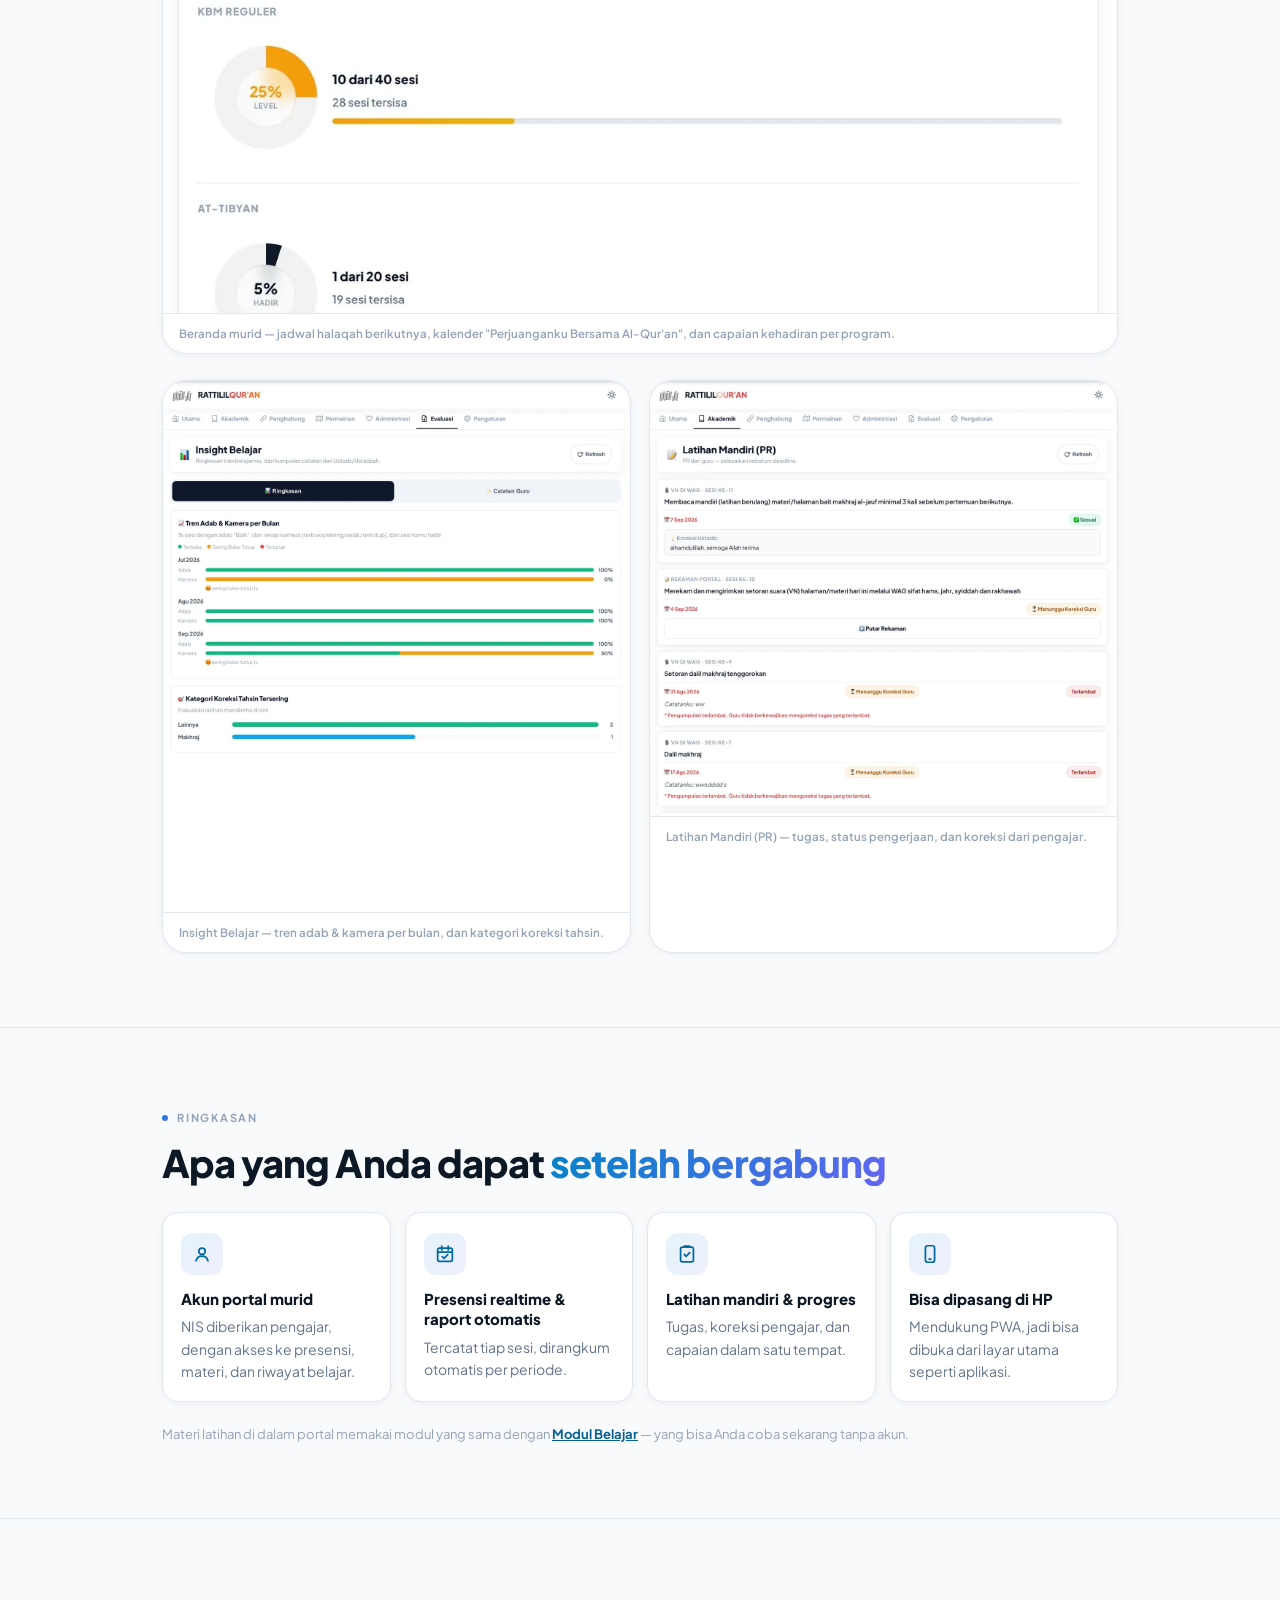
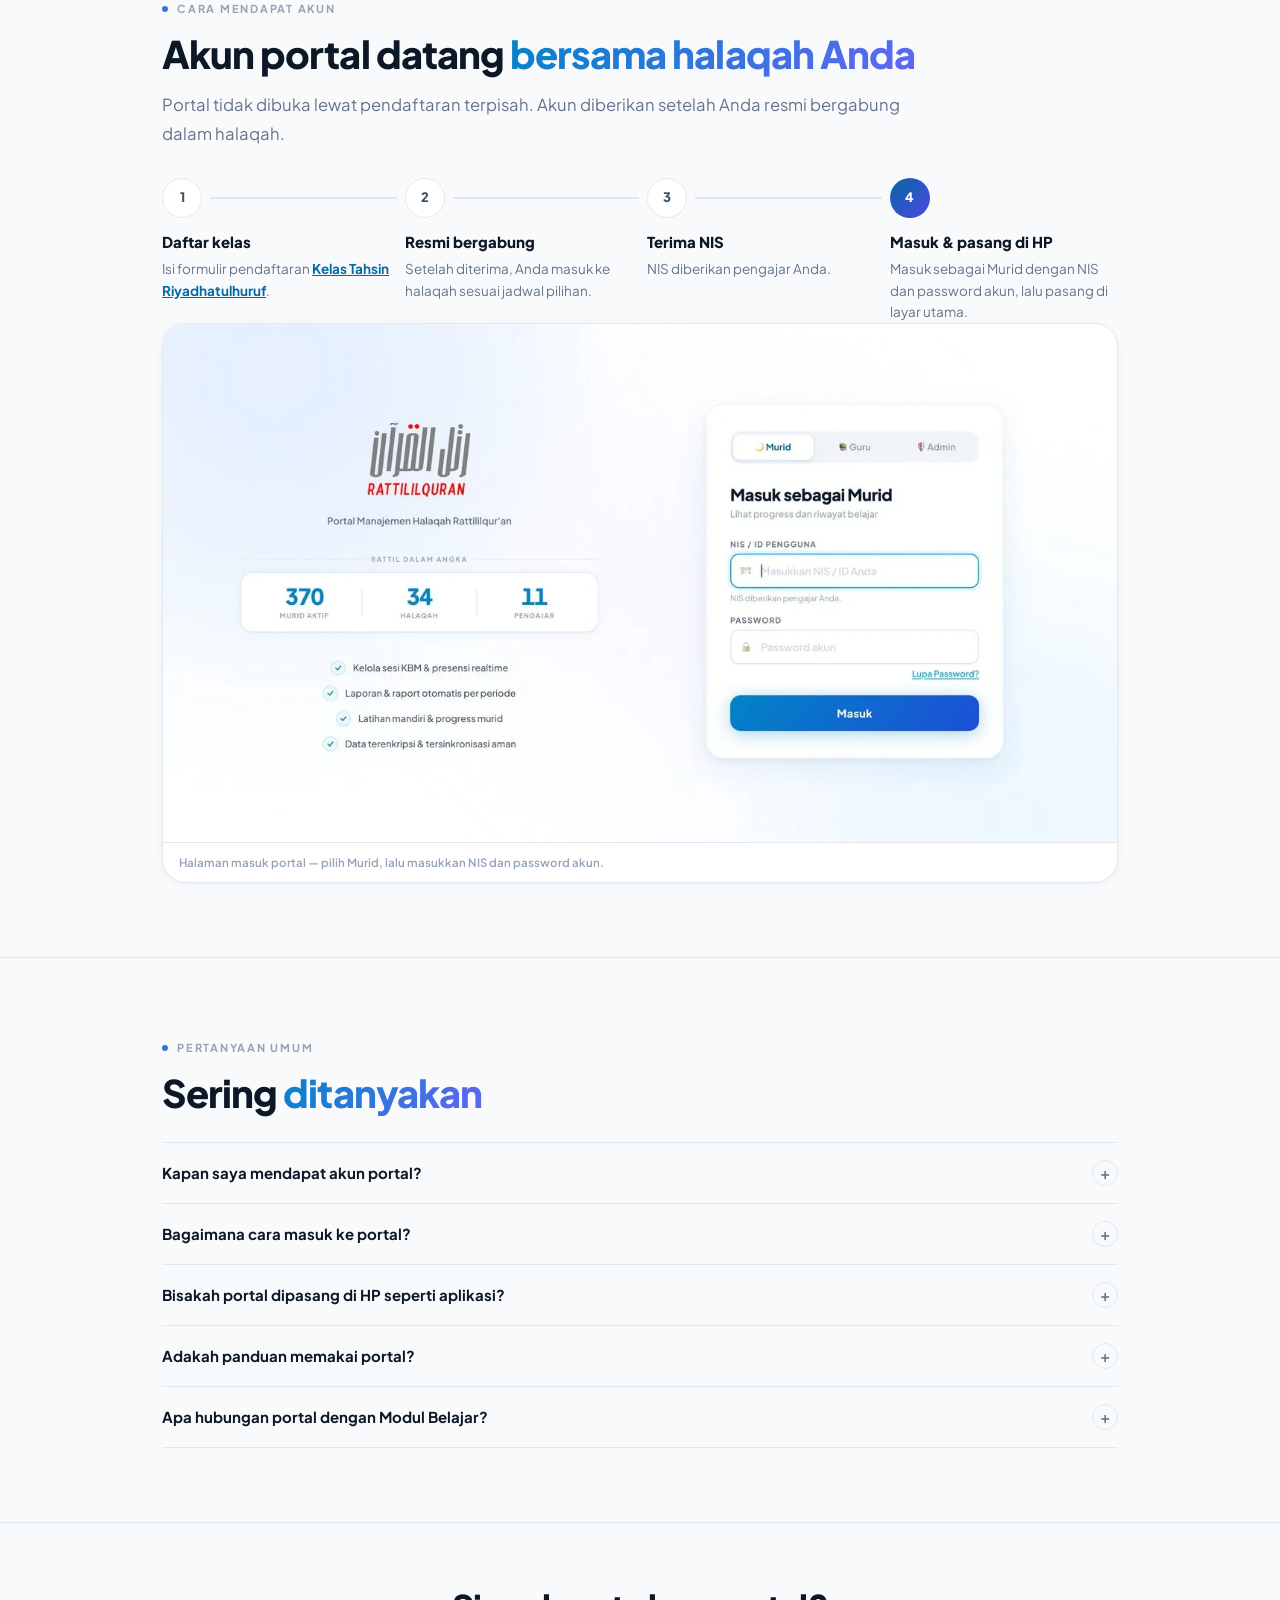
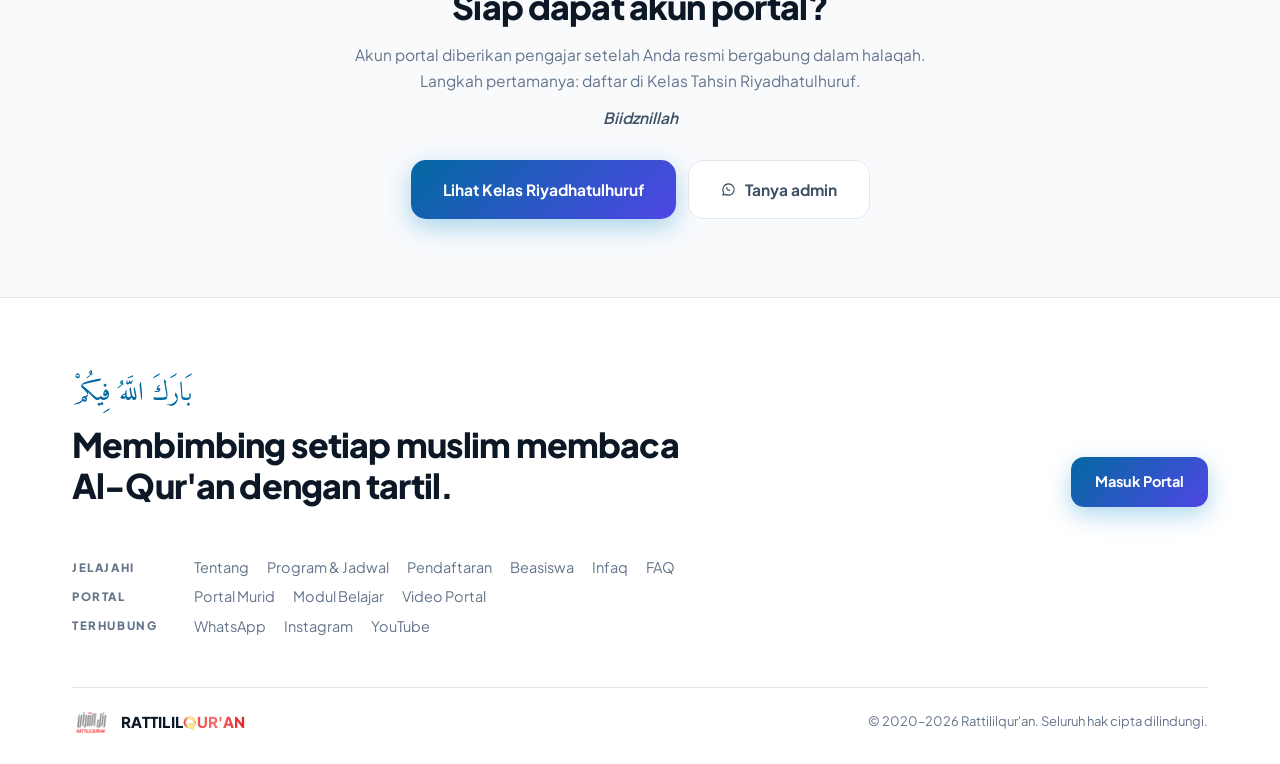
<file: portal-modul.html>
<!DOCTYPE html>
<html lang="id">
<head>
<script>
// Tema sama seperti halaman lain, supaya tidak ada kedipan warna.
(function(){const t=localStorage.getItem('theme')||'system';if(t==='dark'||(t==='system'&&window.matchMedia('(prefers-color-scheme: dark)').matches))document.documentElement.classList.add('theme-dark');})();
</script>
<meta charset="UTF-8"/>
<meta name="viewport" content="width=device-width, initial-scale=1.0, viewport-fit=cover"/>
<meta name="theme-color" content="#0d1f35"/>
<meta name="robots" content="noindex, follow"/>
<link rel="canonical" href="https://rattililquran.com/portal.html"/>
<title>Portal Murid &amp; Modul Belajar &mdash; Rattililqur'an</title>
<meta name="description" content="Halaman ini telah dipecah menjadi Portal Murid dan Modul Belajar. Anda akan diarahkan otomatis."/>
<link rel="icon" type="image/x-icon" href="favicon.ico">
<link rel="icon" type="image/png" sizes="192x192" href="assets/icons/icon-192.png">
<link rel="apple-touch-icon" sizes="180x180" href="apple-touch-icon.png">
<link rel="stylesheet" href="assets/fonts.css">
<script>
// Pengalihan otomatis. portal.html adalah tujuan utama karena halaman lama
// paling banyak membahas Portal; pilihan Modul tetap terlihat bila skrip mati.
window.location.replace('portal.html');
</script>
<style>
*,*::before,*::after{box-sizing:border-box;margin:0;padding:0}
:root{
  --c-bg:#f8fafc;--c-card:#ffffff;--c-ink:#0c1825;--c-ink-2:#3d5166;--c-ink-3:#64748b;
  --c-primary:#0284c7;--c-line:#e2e8f0;--r-lg:24px;--sh:0 18px 44px -22px rgba(15,23,42,.28);
  --c-nav:rgba(255,255,255,.86);--grad:linear-gradient(135deg,#0284c7,#6366f1)
}
html.theme-dark{
  --c-bg:#070e1c;--c-card:#0d1b30;--c-ink:#f1f5f9;--c-ink-2:#cbd5e1;--c-ink-3:#94a3b8;
  --c-line:rgba(255,255,255,.10);--c-nav:rgba(13,27,48,.86)
}
html,body{height:100%}
body{font-family:'Plus Jakarta Sans',system-ui,-apple-system,sans-serif;background:var(--c-bg);color:var(--c-ink);
  display:grid;place-items:center;padding:28px 20px;line-height:1.65;-webkit-font-smoothing:antialiased}
.box{max-width:520px;width:100%;text-align:center}
.brand{display:inline-flex;align-items:center;gap:11px;font-weight:850;font-size:16px;letter-spacing:.02em;
  text-transform:uppercase;color:var(--c-ink);text-decoration:none;margin-bottom:26px}
.brand img{height:32px;width:auto;display:block}
.brand picture{line-height:0;font-size:0}
h1{font-size:clamp(24px,5vw,32px);font-weight:800;letter-spacing:-.025em;line-height:1.2}
p.lead{color:var(--c-ink-2);font-size:15px;margin-top:12px}
.cards{display:grid;gap:14px;margin-top:30px;text-align:left}
.card{display:flex;align-items:center;gap:16px;padding:20px;background:var(--c-card);border:1px solid var(--c-line);
  border-radius:var(--r-lg);box-shadow:var(--sh);text-decoration:none;color:inherit;transition:.2s}
.card:hover{border-color:var(--c-primary);transform:translateY(-2px)}
.card b{display:block;font-size:16.5px;font-weight:800}
.card span{display:block;color:var(--c-ink-3);font-size:14px;margin-top:3px}
.card .go{margin-left:auto;color:var(--c-primary);font-weight:700;font-size:20px;flex:0 0 auto}
.card .no{width:38px;height:38px;border-radius:12px;display:grid;place-items:center;flex:0 0 auto;
  font-family:ui-monospace,monospace;font-size:13px;font-weight:700;color:#fff;background:var(--grad)}
.tip{margin-top:24px;color:var(--c-ink-3);font-size:13.5px}
.tip a{color:var(--c-primary);font-weight:700}
@media(prefers-reduced-motion:reduce){.card{transition:none}.card:hover{transform:none}}

</style>
</head>
<body>
  <div class="box">
    <a href="/" class="brand">
      <picture><source type="image/webp" srcset="assets/images/logo-abu-160.webp 160w, assets/images/logo-abu-512.webp 512w" sizes="52px"><img src="assets/images/logo-abu.png" alt="Rattililqur'an" onerror="this.style.display='none'"></picture>
      <span>RATTILIL<span style="color:#dc2626">QUR'AN</span></span>
    </a>
    <h1>Halaman ini sudah dipecah</h1>
    <p class="lead">Portal Murid dan Modul Belajar kini punya halaman sendiri. Pilih salah satu:</p>

    <div class="cards">
      <a class="card" href="portal.html">
        <span class="no">01</span>
        <span>
          <b>Portal Murid</b>
          <span>Presensi, raport, dan progres belajar dalam satu akun.</span>
        </span>
        <span class="go" aria-hidden="true">&rsaquo;</span>
      </a>
      <a class="card" href="modul.html">
        <span class="no">02</span>
        <span>
          <b>Modul Belajar</b>
          <span>Riy&#257;&#7693;at al-&#7716;ur&#363;f &mdash; terbuka dan gratis.</span>
        </span>
        <span class="go" aria-hidden="true">&rsaquo;</span>
      </a>
    </div>

    <p class="tip">Tidak teralihkan otomatis? <a href="portal.html">Buka Portal Murid</a>.</p>
  </div>
</body>
</html>
</file>
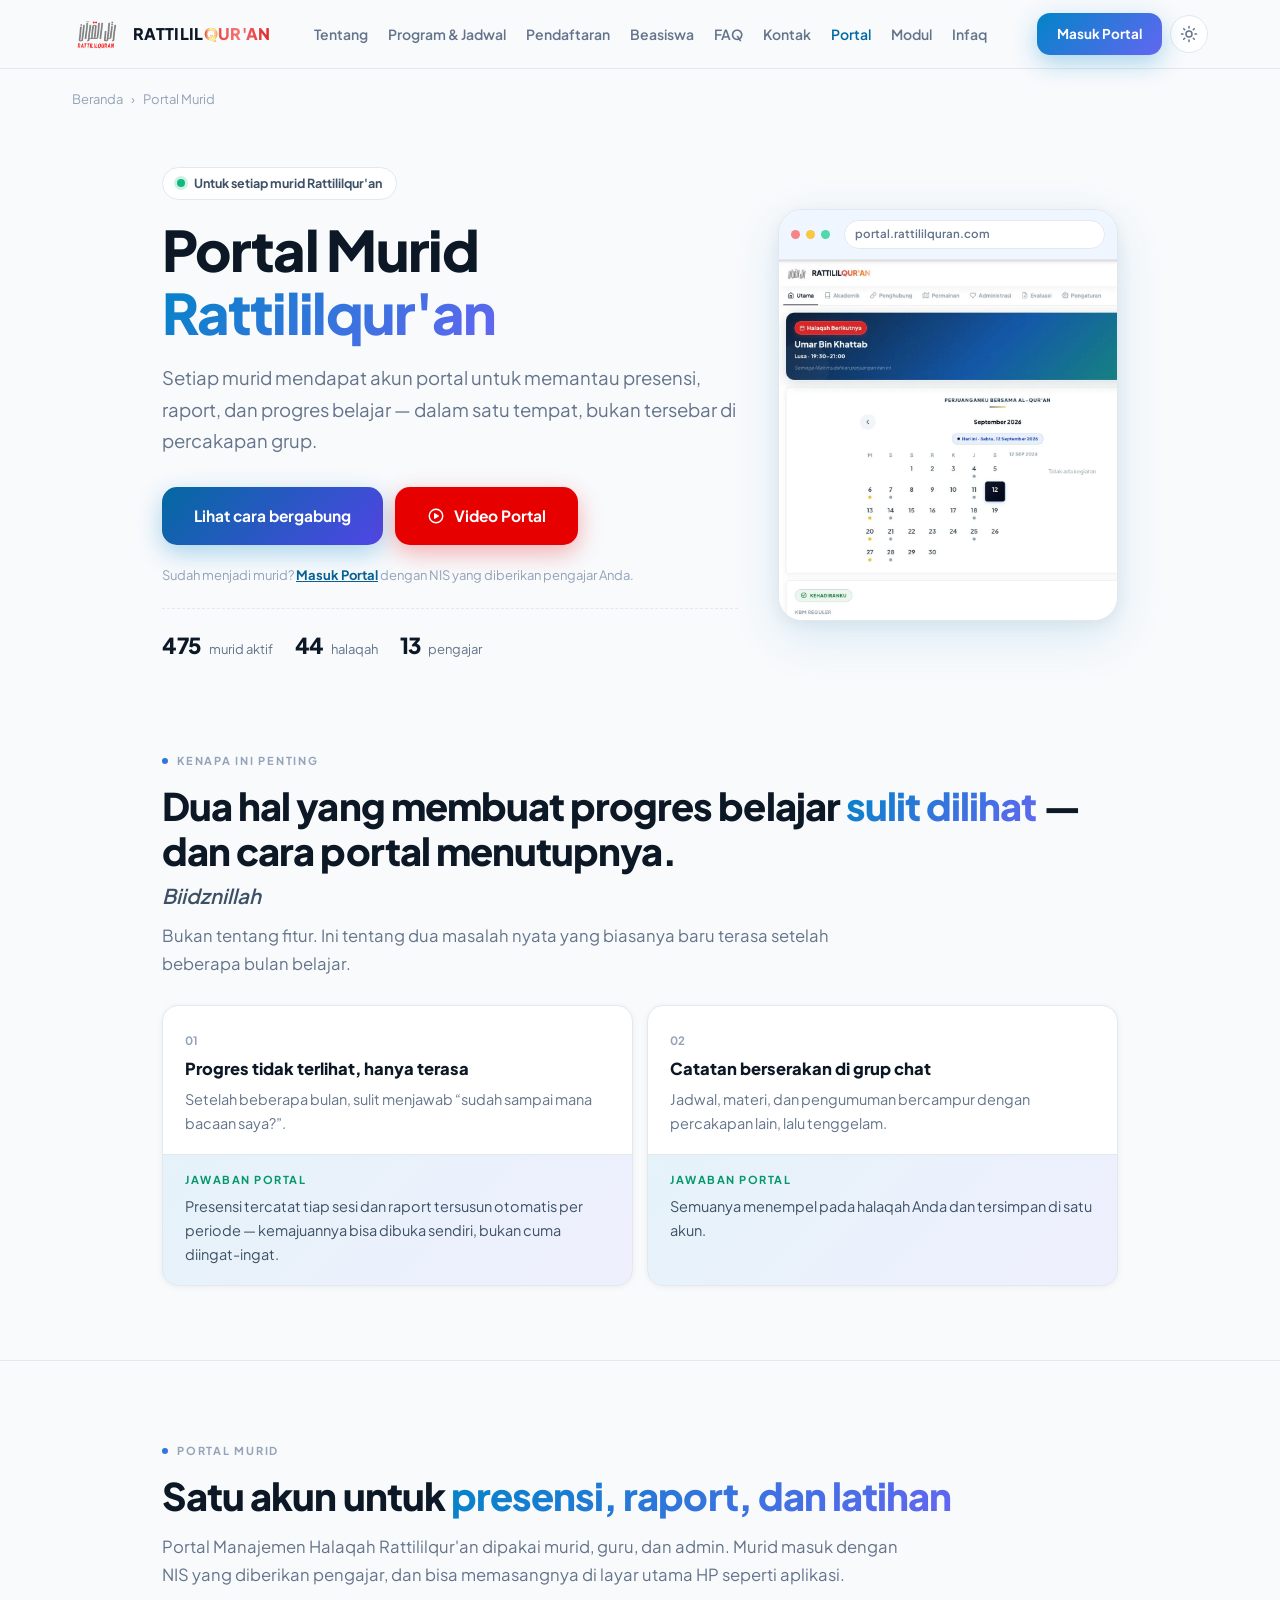
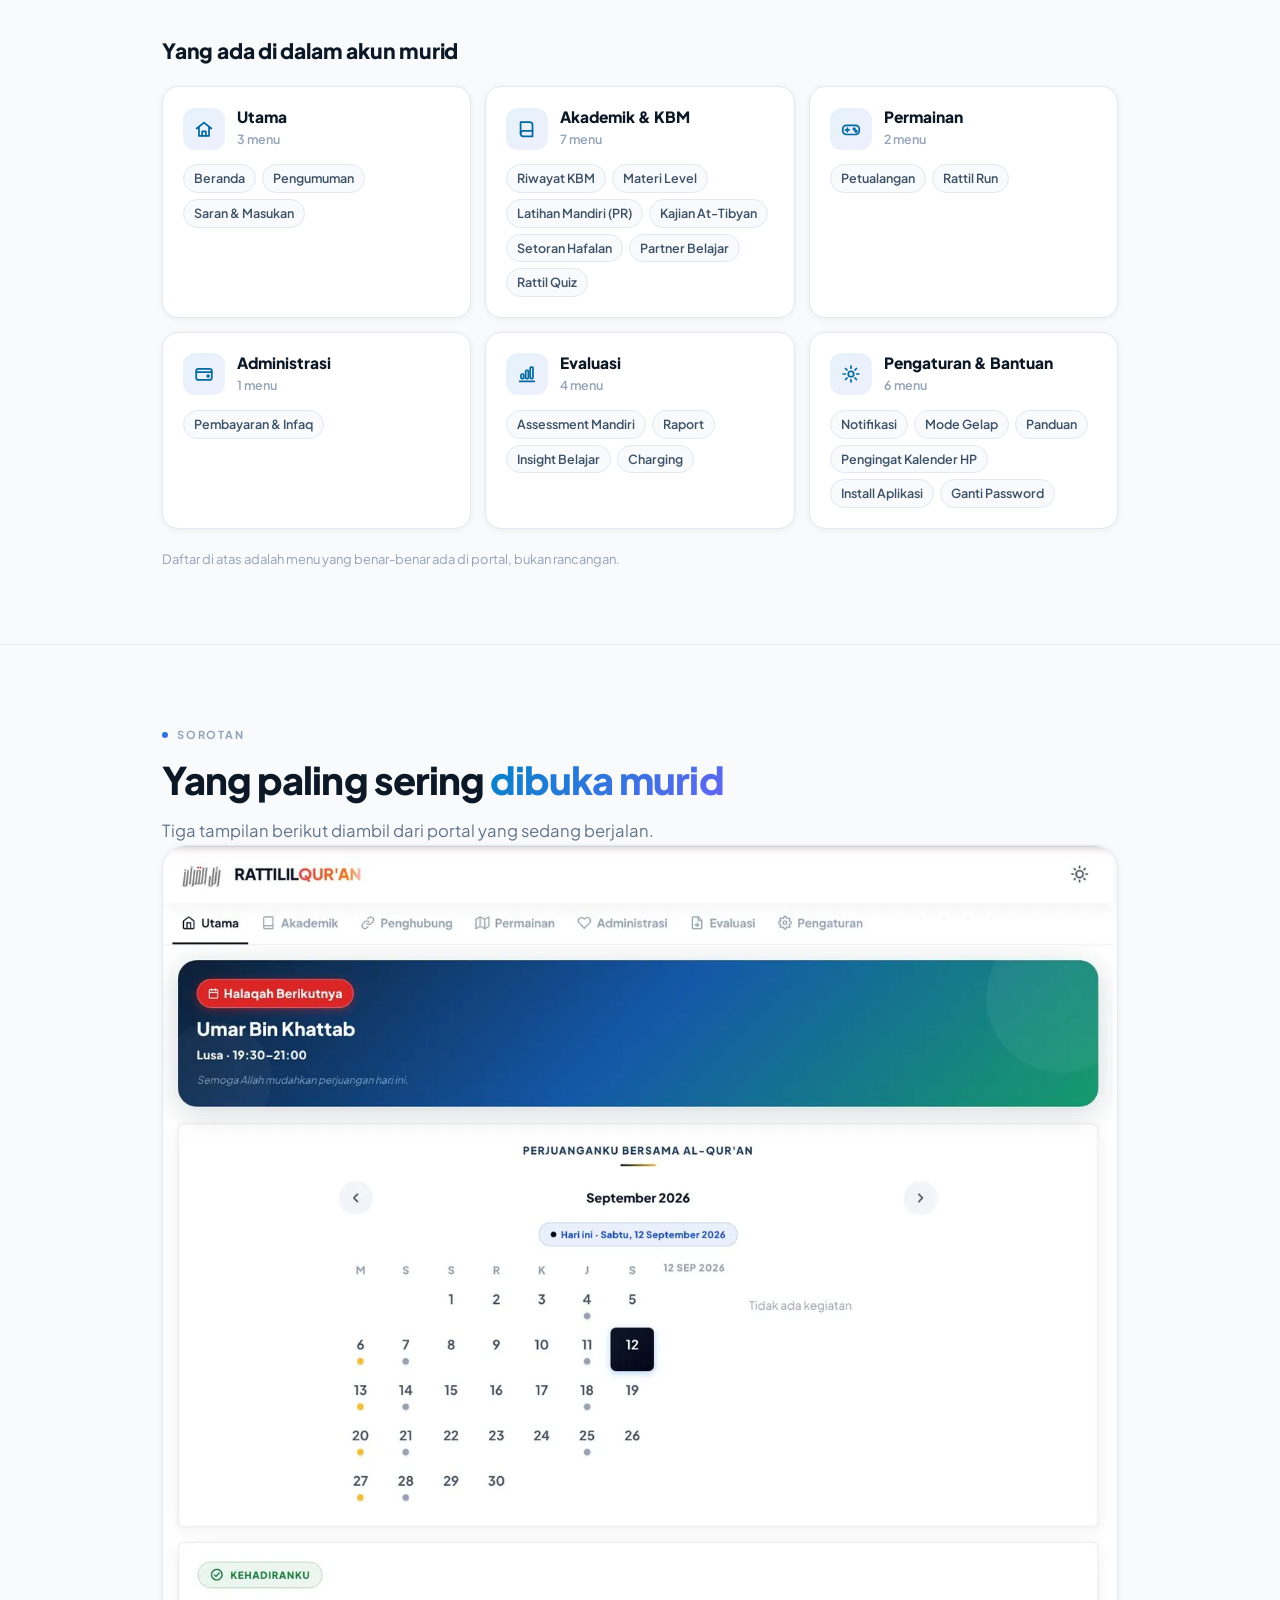
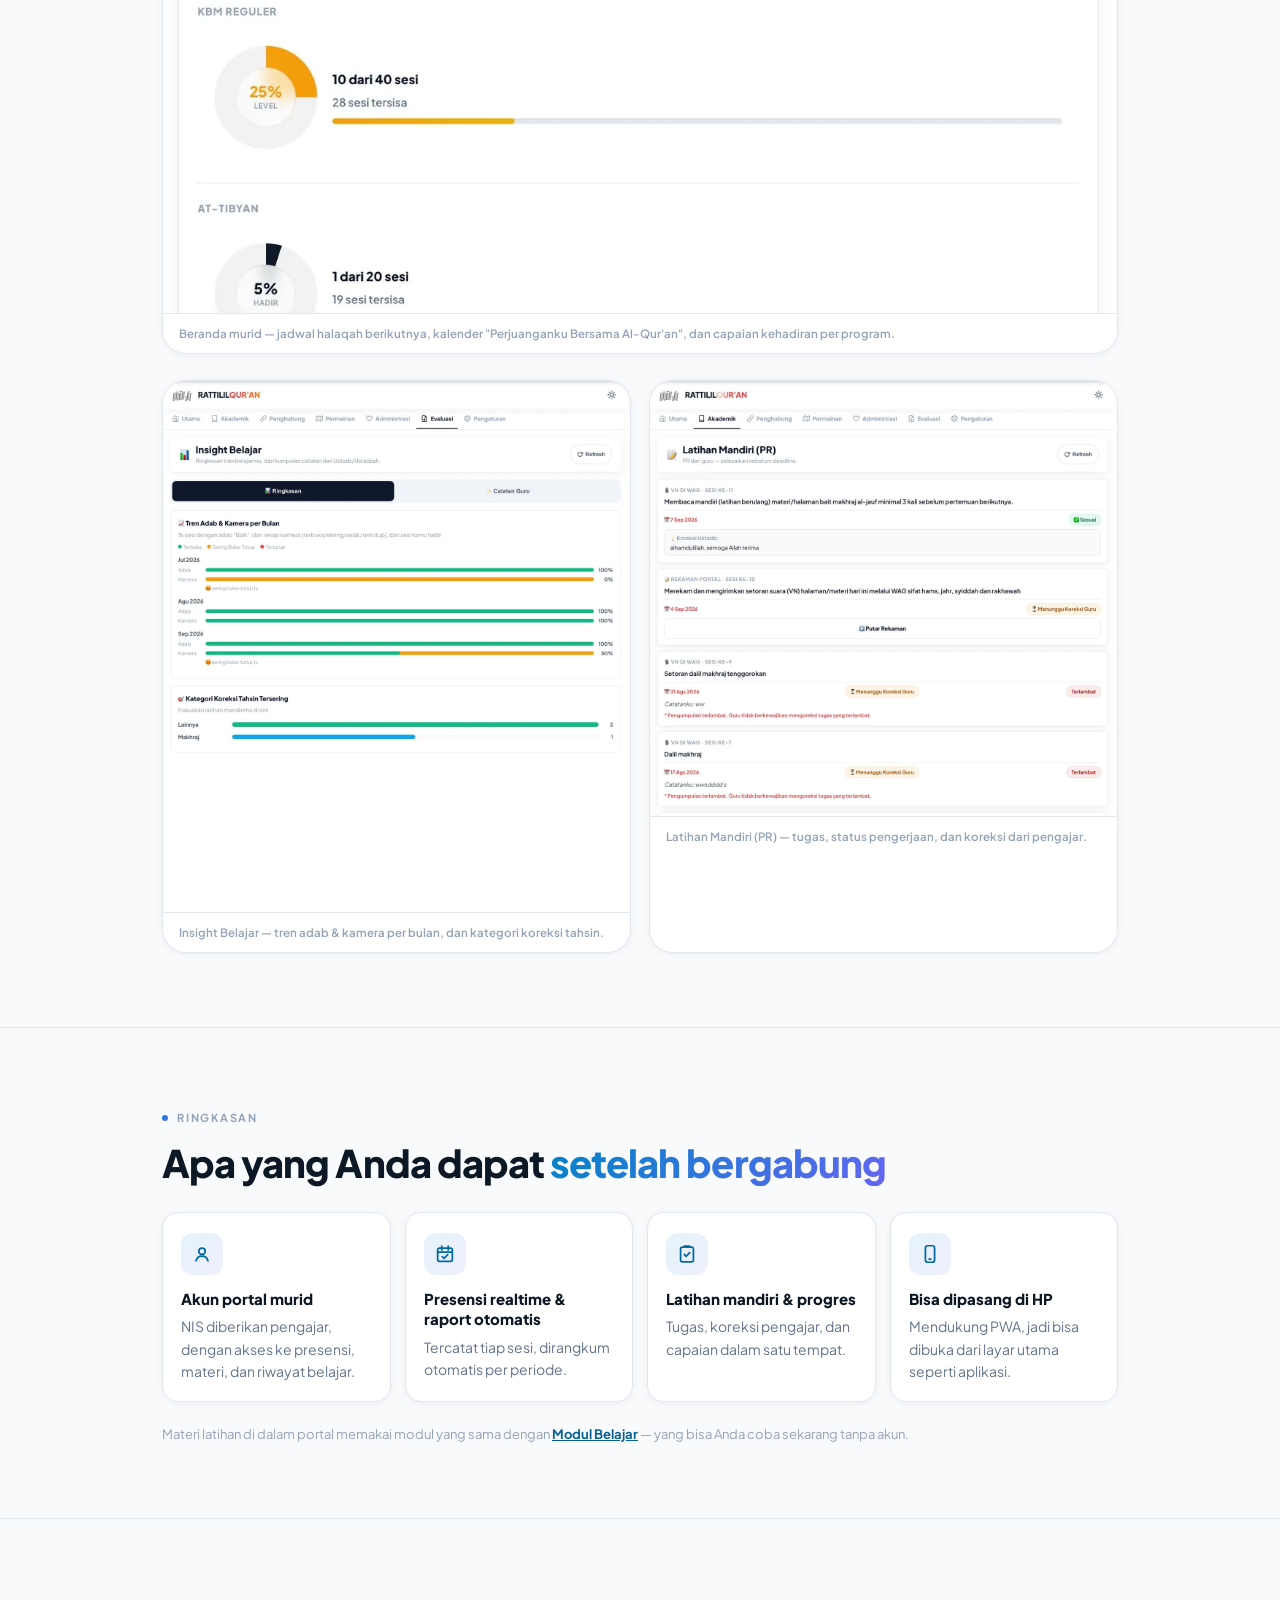
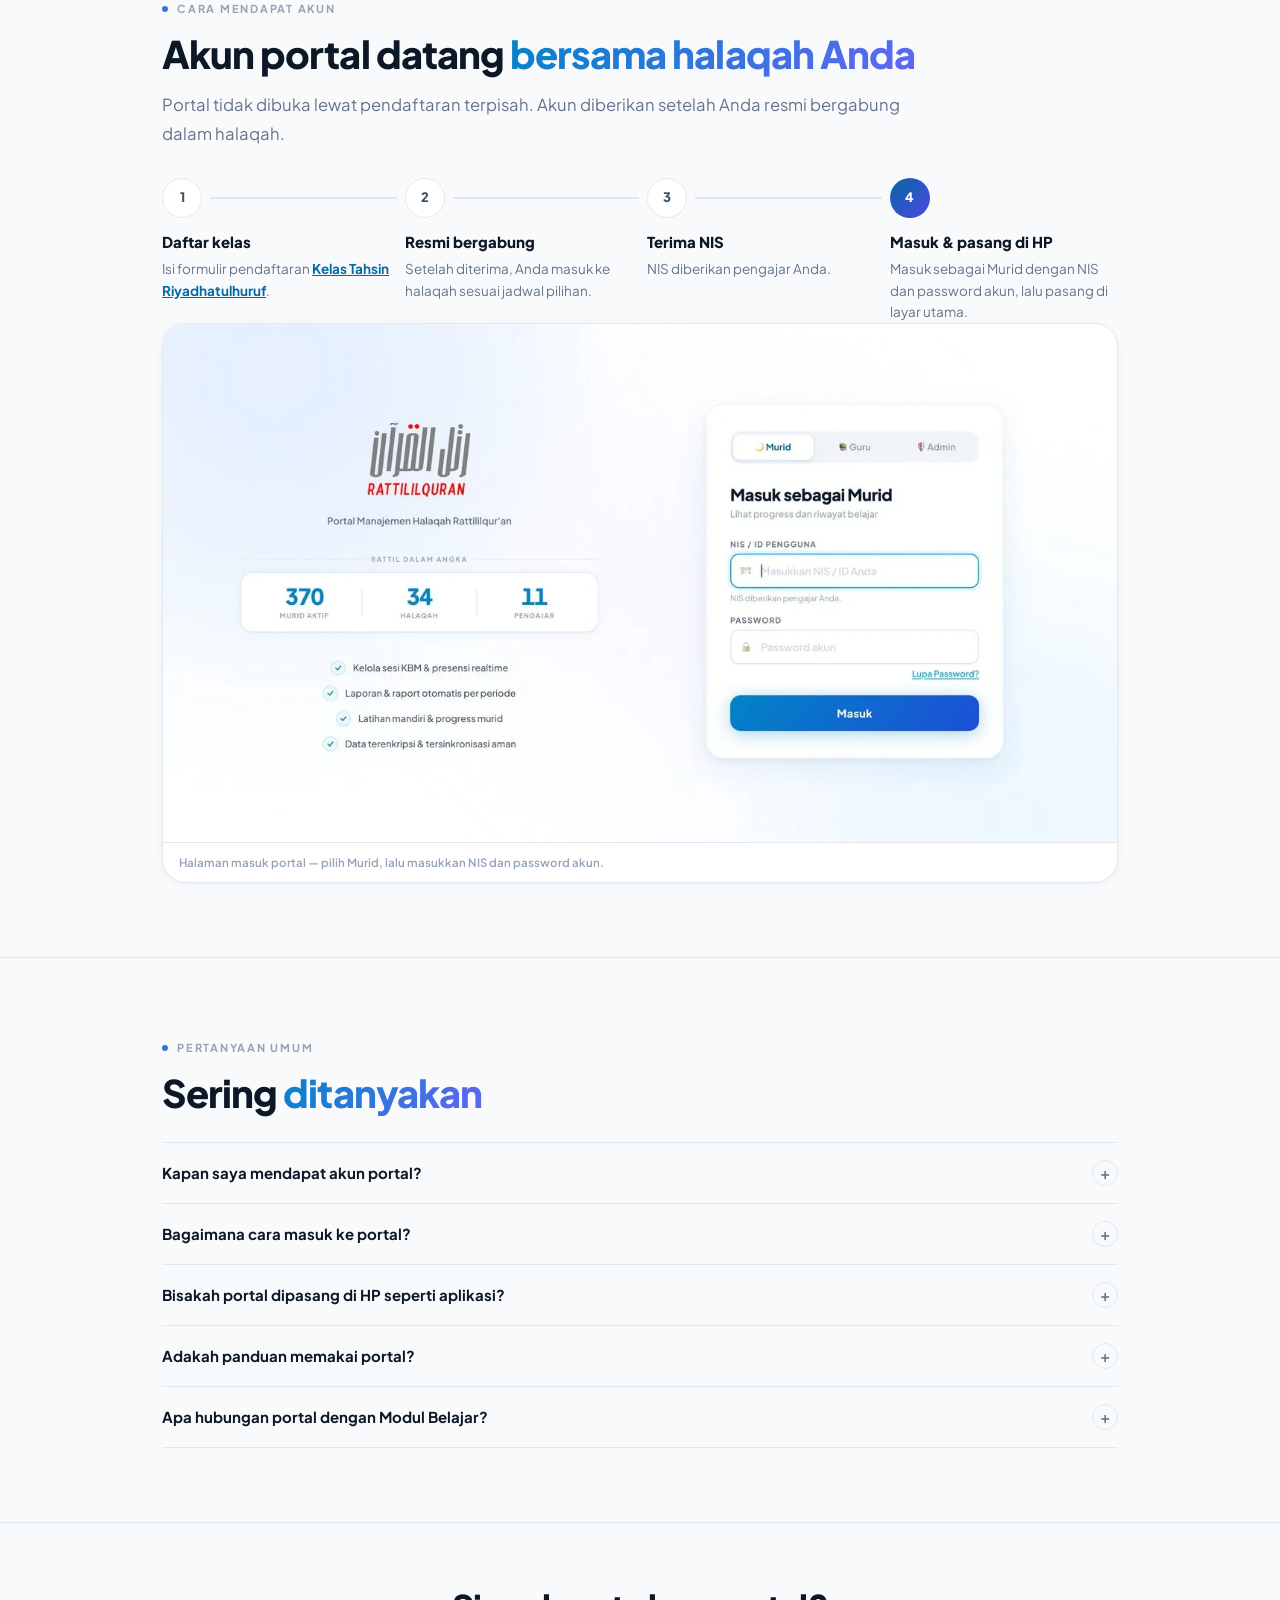
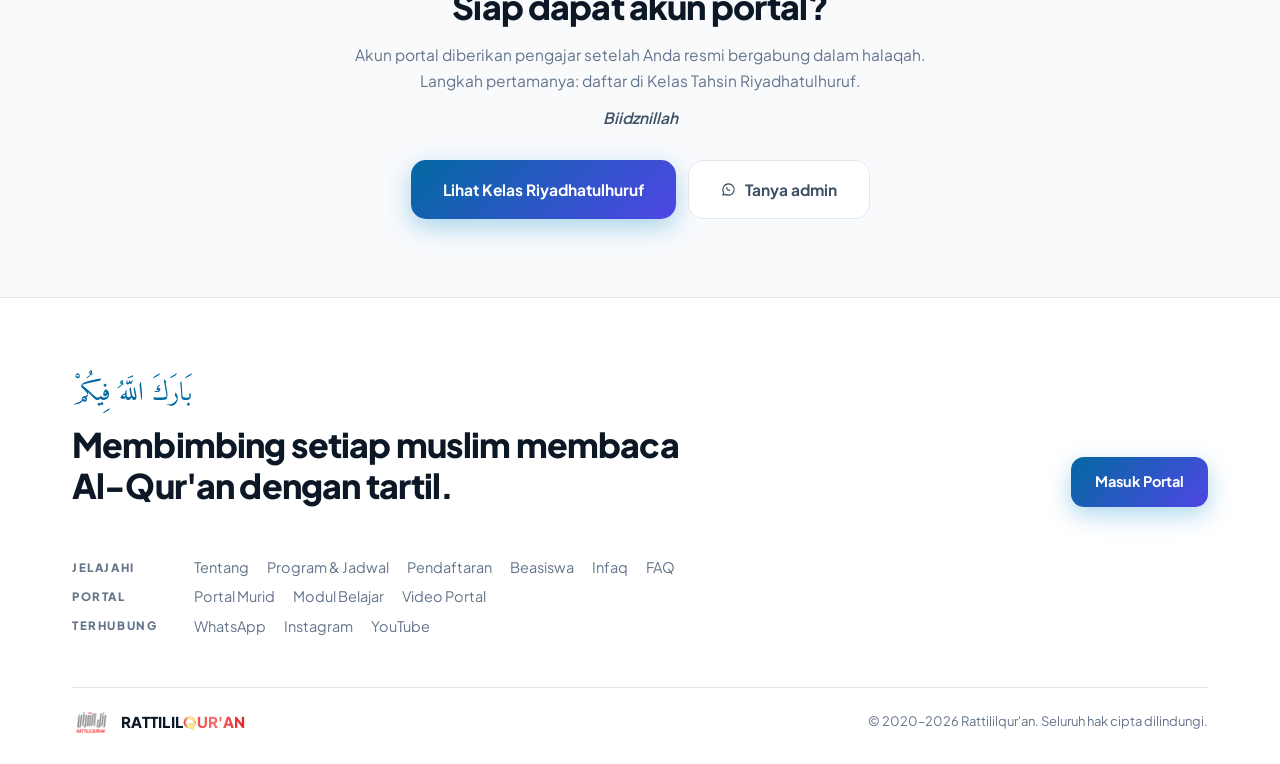
<file: portal.html>
<!DOCTYPE html>
<html lang="id">
<head>
<script>
(function(){var t='system';try{t=localStorage.getItem('theme')||'system';}catch(e){}if(t==='dark'||(t==='system'&&window.matchMedia('(prefers-color-scheme: dark)').matches))document.documentElement.classList.add('theme-dark');})();
// Penanda JS aktif: animasi reveal hanya menyembunyikan konten bila skrip jalan.
document.documentElement.classList.add('js');
</script>
<meta charset="UTF-8"/>
<meta name="viewport" content="width=device-width, initial-scale=1.0, viewport-fit=cover"/>
<meta name="theme-color" content="#0d1f35"/>
<meta name="description" content="Portal Murid Rattililqur'an: satu akun untuk presensi realtime, raport otomatis per periode, latihan mandiri, dan pemantauan progress belajar."/>
<link rel="canonical" href="https://rattililquran.com/portal.html"/>
<meta property="og:title" content="Portal Murid — Rattililqur'an"/>
<meta property="og:description" content="Satu akun untuk presensi, raport, dan latihan. Memantau progres belajar tanpa tersebar di grup chat."/>
<meta property="og:type" content="website"/>
<meta property="og:url" content="https://rattililquran.com/portal.html"/>
<meta property="og:image" content="https://rattililquran.com/assets/images/og-portal.jpg"/>
<meta property="og:image:width" content="1200"/>
<meta property="og:image:height" content="630"/>
<meta property="og:image:alt" content="Kartu Portal Murid: presensi, raport & progres dalam satu akun"/>
<meta property="og:image:type" content="image/jpeg"/>
<meta property="og:locale" content="id_ID"/>
<meta name="twitter:card" content="summary_large_image"/>
<meta name="twitter:title" content="Portal Murid — Rattililqur'an"/>
<meta name="twitter:description" content="Satu akun untuk presensi, raport, dan latihan. Memantau progres belajar tanpa tersebar di grup chat."/>
<meta name="twitter:image" content="https://rattililquran.com/assets/images/og-portal.jpg"/>
<link rel="icon" type="image/x-icon" href="favicon.ico">
<link rel="icon" type="image/png" sizes="192x192" href="assets/icons/icon-192.png">
<link rel="apple-touch-icon" sizes="180x180" href="apple-touch-icon.png">
<title>Portal Murid — Presensi, Raport &amp; Progress | Rattililqur'an</title>
<link rel="stylesheet" href="assets/fonts.css">
<link rel="stylesheet" href="assets/portal-modul.css">
<style>
/* ══ Komponen khusus halaman Portal (sisanya dari portal-modul.css) ══ */

/* Jangkar (#isi-portal, #akun, …) tidak tertutup navbar yang menempel. */
html{scroll-padding-top:84px}

/* Hero dua kolom: teks + bingkai peramban berisi beranda portal */
.hero-grid{display:grid;grid-template-columns:minmax(0,1fr) 340px;gap:40px;align-items:center}
.pill{display:inline-flex;align-items:center;gap:9px;margin-bottom:18px;padding:7px 14px;border:1px solid var(--c-line);border-radius:99px;background:var(--c-card);font-size:12.5px;font-weight:700;color:var(--c-ink-2);line-height:1.4}
.pill::before{content:'';width:8px;height:8px;border-radius:50%;background:#10b981;box-shadow:0 0 0 3px rgba(16,185,129,.2);flex-shrink:0}
.angka{display:flex;flex-wrap:wrap;gap:8px 22px;margin-top:22px;padding-top:18px;border-top:1px dashed var(--c-line)}
.angka div{display:flex;align-items:baseline;gap:7px}
.angka b{font-size:22px;font-weight:800;letter-spacing:-.02em;color:var(--c-ink)}
.angka span{font-size:13px;color:var(--c-ink-3)}
.layar{display:block;border:1px solid var(--c-line);border-radius:var(--r-lg);background:var(--c-card);box-shadow:var(--sh-lg);overflow:hidden;text-decoration:none;transition:transform var(--dur) var(--ease-spring)}
.layar:hover{transform:translateY(-3px)}
.layar-bar{display:flex;align-items:center;gap:6px;padding:10px 12px;border-bottom:1px solid var(--c-line);background:var(--c-soft)}
.layar-bar i{width:9px;height:9px;border-radius:50%;opacity:.85}
.layar-bar i:nth-child(1){background:#f87171}.layar-bar i:nth-child(2){background:#fbbf24}.layar-bar i:nth-child(3){background:#34d399}
.layar-url{flex:1;min-width:0;margin-left:8px;padding:4px 10px;border:1px solid var(--c-line);border-radius:99px;background:var(--c-card);font-size:11.5px;font-weight:600;color:var(--c-ink-3);white-space:nowrap;overflow:hidden;text-overflow:ellipsis}
/* Beranda portal diperbesar 1,3× dari kiri atas agar teksnya terbaca. */
.layar picture{display:block;height:360px;overflow:hidden}
.layar img{display:block;width:130%;max-width:none;height:auto}
@media(max-width:900px){.hero-grid{grid-template-columns:1fr;gap:30px}.layar{max-width:460px}.layar picture{height:320px}}

/* Masalah → jawaban portal */
.masalah{list-style:none;display:grid;grid-template-columns:repeat(2,minmax(0,1fr));gap:14px;margin-top:26px}
.masalah>li{display:flex;flex-direction:column;border:1px solid var(--c-line);border-radius:var(--r);background:var(--c-card);box-shadow:var(--sh-sm);overflow:hidden}
.masalah .atas{padding:20px 22px 18px}
.masalah .no{font-family:var(--font-label);font-size:11.5px;font-weight:700;color:var(--c-ink-4)}
.masalah h3{margin-top:6px;font-size:16.5px;font-weight:800;line-height:1.35;color:var(--c-ink)}
.masalah .atas p{margin-top:8px;font-size:14.5px;line-height:1.65;color:var(--c-ink-3)}
.masalah .jawab{flex:1;padding:16px 22px 18px;border-top:1px solid var(--c-line);background:var(--grad-soft)}
.masalah .jawab .k{display:block;font-family:var(--font-label);font-size:11px;font-weight:700;letter-spacing:.14em;text-transform:uppercase;color:var(--c-accent)}
.masalah .jawab p{margin-top:6px;font-size:14.5px;line-height:1.65;color:var(--c-ink-2)}
@media(max-width:700px){.masalah{grid-template-columns:1fr}}

/* Menu akun murid: kartu per kelompok berisi chip menu */
.sub-judul{margin-top:44px;font-size:clamp(18px,1.8vw,21px);font-weight:800;letter-spacing:-.01em;color:var(--c-ink)}
.menu{list-style:none;display:grid;grid-template-columns:repeat(3,minmax(0,1fr));gap:14px;margin-top:18px}
.menu>li{padding:20px;border:1px solid var(--c-line);border-radius:var(--r);background:var(--c-card);box-shadow:var(--sh-sm)}
.menu .kep{display:flex;align-items:center;gap:12px}
.ik{display:flex;align-items:center;justify-content:center;flex-shrink:0;width:42px;height:42px;border-radius:12px;background:var(--grad-soft);color:var(--c-primary)}
.ik svg{width:22px;height:22px}
.menu h4{font-size:15.5px;font-weight:800;line-height:1.3;color:var(--c-ink)}
.menu .jml{display:block;margin-top:2px;font-size:12.5px;font-weight:600;color:var(--c-ink-4)}
.chips{list-style:none;display:flex;flex-wrap:wrap;gap:6px;margin-top:14px}
.chips li{padding:4px 10px;border:1px solid var(--c-line);border-radius:99px;background:var(--c-bg);font-size:12.5px;font-weight:600;line-height:1.5;color:var(--c-ink-2)}
@media(max-width:820px){.menu{grid-template-columns:repeat(2,minmax(0,1fr))}}
@media(max-width:560px){.menu{grid-template-columns:1fr;gap:10px}.menu>li{padding:16px}}

/* Apa yang didapat: kartu berikon */
.dapat{list-style:none;display:grid;grid-template-columns:repeat(4,minmax(0,1fr));gap:14px;margin-top:26px}
.dapat li{padding:20px 18px 18px;border:1px solid var(--c-line);border-radius:var(--r);background:var(--c-card);box-shadow:var(--sh-sm)}
.dapat .t{display:block;margin-top:14px;font-size:15px;font-weight:800;line-height:1.35;color:var(--c-ink)}
.dapat .d{display:block;margin-top:6px;font-size:14px;line-height:1.6;color:var(--c-ink-3)}
@media(max-width:900px){.dapat{grid-template-columns:repeat(2,minmax(0,1fr))}}
@media(max-width:560px){
  .dapat{grid-template-columns:1fr;gap:10px}
  .dapat li{display:grid;grid-template-columns:auto minmax(0,1fr);column-gap:14px;padding:16px}
  .dapat .ik{grid-row:span 2;width:40px;height:40px}
  .dapat .t{margin-top:0}
  .dapat .d{font-size:14.5px}
}

/* Cara mendapat akun: langkah bersambung (mendatar di desktop, menurun di HP) */
.langkah{list-style:none;display:grid;grid-template-columns:repeat(4,minmax(0,1fr));gap:14px;margin-top:30px}
.langkah li{position:relative}
.langkah li::after{content:'';position:absolute;top:19px;left:48px;right:-6px;height:2px;background:var(--c-line)}
.langkah li:last-child::after{display:none}
.langkah .bul{position:relative;display:flex;align-items:center;justify-content:center;width:40px;height:40px;border:1.5px solid var(--c-line);border-radius:50%;background:var(--c-card);font-family:var(--font-label);font-size:13px;font-weight:800;color:var(--c-ink-2)}
.langkah li:last-child .bul{border-color:transparent;background:linear-gradient(135deg,#0369a1,#4f46e5);color:#fff}
.langkah .t{display:block;margin-top:14px;font-size:15px;font-weight:800;line-height:1.35;color:var(--c-ink)}
.langkah .d{display:block;margin-top:6px;font-size:13.5px;line-height:1.6;color:var(--c-ink-3)}
.langkah .d a{color:var(--c-primary);font-weight:700}
@media(max-width:820px){
  .langkah{grid-template-columns:1fr;gap:0}
  .langkah li{display:grid;grid-template-columns:40px minmax(0,1fr);column-gap:16px;padding-bottom:22px}
  .langkah li:last-child{padding-bottom:0}
  .langkah li::after{top:46px;bottom:6px;left:19px;right:auto;width:2px;height:auto}
  .langkah .bul{grid-row:span 2}
  .langkah .t{margin-top:9px}
  .langkah .d{font-size:14.5px}
}

/* FAQ */
.faq{margin-top:26px;border-top:1px solid var(--c-line)}
.faq details{border-bottom:1px solid var(--c-line)}
.faq summary{display:flex;align-items:center;justify-content:space-between;gap:16px;padding:17px 0;font-size:15px;font-weight:700;color:var(--c-ink);cursor:pointer;list-style:none}
.faq summary::-webkit-details-marker{display:none}
.faq summary::after{content:'+';flex-shrink:0;width:26px;height:26px;border:1px solid var(--c-line);border-radius:50%;display:flex;align-items:center;justify-content:center;font-size:16px;font-weight:600;color:var(--c-ink-3);transition:transform var(--dur) var(--ease-spring)}
.faq details[open] summary::after{transform:rotate(45deg);color:var(--c-primary)}
.faq .a{padding:0 0 18px;font-size:14.5px;color:var(--c-ink-3);line-height:1.7;max-width:70ch}
.faq .a a{color:var(--c-primary);font-weight:700}

/* Gradien tombol utama diperdalam (seperti .footer-cta) agar teks putih lulus AA. */
.hero-actions .btn-primary,.cta-actions .btn-primary{background:linear-gradient(135deg,#0369a1,#4f46e5)}
.cta-actions svg{width:15px;height:15px}

@media(max-width:640px){
  .masalah .no,.masalah .jawab .k,.menu .jml{color:var(--c-ink-micro)}
  .masalah .jawab .k{font-size:11.5px}
  .faq .a{font-size:15px}
  .faq summary{min-height:44px}
}
</style>
<noscript><style>[data-reveal]{opacity:1!important;transform:none!important;animation:none!important}

</style></noscript>
<script type="application/ld+json">
{
  "@context": "https://schema.org",
  "@type": "BreadcrumbList",
  "itemListElement": [
    {
      "@type": "ListItem",
      "position": 1,
      "name": "Beranda",
      "item": "https://rattililquran.com/"
    },
    {
      "@type": "ListItem",
      "position": 2,
      "name": "Portal Murid",
      "item": "https://rattililquran.com/portal.html"
    }
  ]
}
</script>
</head>
<body>

<!-- ══ SPRITE IKON ══ -->
<svg width="0" height="0" style="position:absolute" aria-hidden="true" focusable="false">
  <symbol id="i-play" viewBox="0 0 24 24" fill="none" stroke="currentColor" stroke-width="1.9" stroke-linecap="round" stroke-linejoin="round"><circle cx="12" cy="12" r="9"/><path d="M10.1 8.9v6.2l5.1-3.1z" fill="currentColor" stroke-width="1.6"/></symbol>
  <symbol id="i-lock" viewBox="0 0 24 24" fill="none" stroke="currentColor" stroke-width="1.9" stroke-linecap="round" stroke-linejoin="round"><rect x="4.5" y="10.5" width="15" height="9.5" rx="2"/><path d="M8 10.5V8a4 4 0 0 1 8 0v2.5"/></symbol>
  <symbol id="i-rumah" viewBox="0 0 24 24" fill="none" stroke="currentColor" stroke-width="1.9" stroke-linecap="round" stroke-linejoin="round"><path d="M4 11.5L12 5l8 6.5"/><path d="M6.5 10v9.5h11V10"/><path d="M10 19.5v-5h4v5"/></symbol>
  <symbol id="i-buku" viewBox="0 0 24 24" fill="none" stroke="currentColor" stroke-width="1.9" stroke-linecap="round" stroke-linejoin="round"><path d="M5 4.5h10a3 3 0 0 1 3 3V20H8a3 3 0 0 1-3-3V4.5z"/><path d="M5 17a3 3 0 0 1 3-3h10"/></symbol>
  <symbol id="i-main" viewBox="0 0 24 24" fill="none" stroke="currentColor" stroke-width="1.9" stroke-linecap="round" stroke-linejoin="round"><rect x="3" y="8" width="18" height="10" rx="4"/><path d="M8 11v4M6 13h4"/><circle cx="15.5" cy="12" r=".9" fill="currentColor"/><circle cx="17.5" cy="14.5" r=".9" fill="currentColor"/></symbol>
  <symbol id="i-dompet" viewBox="0 0 24 24" fill="none" stroke="currentColor" stroke-width="1.9" stroke-linecap="round" stroke-linejoin="round"><rect x="3.5" y="6.5" width="17" height="12" rx="2.5"/><path d="M3.5 10h17"/><circle cx="16.5" cy="14.3" r="1" fill="currentColor"/></symbol>
  <symbol id="i-grafik" viewBox="0 0 24 24" fill="none" stroke="currentColor" stroke-width="1.9" stroke-linecap="round" stroke-linejoin="round"><path d="M4 20h16"/><rect x="5.5" y="12" width="3" height="5" rx="1"/><rect x="10.5" y="8" width="3" height="9" rx="1"/><rect x="15.5" y="4.5" width="3" height="12.5" rx="1"/></symbol>
  <symbol id="i-gir" viewBox="0 0 24 24" fill="none" stroke="currentColor" stroke-width="1.9" stroke-linecap="round" stroke-linejoin="round"><circle cx="12" cy="12" r="3"/><path d="M12 3.5v2.2M12 18.3v2.2M3.5 12h2.2M18.3 12h2.2M6 6l1.6 1.6M16.4 16.4L18 18M6 18l1.6-1.6M16.4 7.6L18 6"/></symbol>
  <symbol id="i-akun" viewBox="0 0 24 24" fill="none" stroke="currentColor" stroke-width="1.9" stroke-linecap="round" stroke-linejoin="round"><circle cx="12" cy="9" r="3.5"/><path d="M5.5 19.5c.8-3.3 3.3-5.2 6.5-5.2s5.7 1.9 6.5 5.2"/></symbol>
  <symbol id="i-kalender" viewBox="0 0 24 24" fill="none" stroke="currentColor" stroke-width="1.9" stroke-linecap="round" stroke-linejoin="round"><rect x="4" y="5.5" width="16" height="14.5" rx="2"/><path d="M4 10h16M8.5 3.5v4M15.5 3.5v4"/><path d="M9 14.8l2 2 4-4"/></symbol>
  <symbol id="i-tugas" viewBox="0 0 24 24" fill="none" stroke="currentColor" stroke-width="1.9" stroke-linecap="round" stroke-linejoin="round"><rect x="5" y="4.5" width="14" height="16" rx="2"/><path d="M9 4.5v-1h6v1"/><path d="M9 12.5l2 2 4-4"/></symbol>
  <symbol id="i-hp" viewBox="0 0 24 24" fill="none" stroke="currentColor" stroke-width="1.9" stroke-linecap="round" stroke-linejoin="round"><rect x="7" y="3" width="10" height="18" rx="2.5"/><path d="M11 17.5h2"/></symbol>
  <symbol id="i-whatsapp" viewBox="0 0 24 24" fill="none" stroke="currentColor" stroke-width="1.9" stroke-linecap="round" stroke-linejoin="round"><path d="M12 3a9 9 0 0 0-7.75 13.58L3 21l4.57-1.21A9 9 0 1 0 12 3z"/><path d="M9.2 8.6c-.35.7.05 1.8.8 2.9.75 1.1 1.85 1.95 2.6 2.1.5.1.95-.15 1.2-.7"/></symbol>
  <symbol id="i-sun" viewBox="0 0 24 24" fill="none" stroke="currentColor" stroke-width="2" stroke-linecap="round" stroke-linejoin="round"><circle cx="12" cy="12" r="4"/><path d="M12 2v2M12 20v2M4.9 4.9l1.4 1.4M17.7 17.7l1.4 1.4M2 12h2M20 12h2M4.9 19.1l1.4-1.4M17.7 6.3l1.4-1.4"/></symbol>
  <symbol id="i-moon" viewBox="0 0 24 24" fill="none" stroke="currentColor" stroke-width="2" stroke-linecap="round" stroke-linejoin="round"><path d="M21 12.8A9 9 0 1 1 11.2 3a7 7 0 0 0 9.8 9.8z"/></symbol>
</svg>

<!-- ══ NAVBAR ══ -->
<nav class="nav">
  <div class="nav-inner">
    <a href="/" class="nav-brand">
      <picture><source type="image/webp" srcset="assets/images/logo-abu-160.webp 160w, assets/images/logo-abu-512.webp 512w" sizes="52px"><img src="assets/images/logo-abu.png" alt="Rattililqur'an" onerror="this.style.display='none'"></picture>
      <span>RATTILIL<span class="brand-accent kilat"><span class="kilat-teks">QUR'AN</span><span class="kilat-pita" aria-hidden="true" data-kilat="QUR'AN"></span></span></span>
    </a>
    <button class="nav-toggle" id="navToggle" aria-label="Menu" aria-controls="navLinks" aria-expanded="false"><span></span><span></span><span></span></button>
    <div class="nav-links" id="navLinks">
      <a href="/#tentang"     class="nav-link">Tentang</a>
      <a href="/#program"     class="nav-link">Program &amp; Jadwal</a>
      <a href="/#pendaftaran" class="nav-link">Pendaftaran</a>
      <a href="beasiswa.html" class="nav-link">Beasiswa</a>
      <a href="/#faq"         class="nav-link">FAQ</a>
      <a href="/#kontak"      class="nav-link">Kontak</a>
      <a href="portal.html" class="nav-link active" data-nav="portal">Portal</a>
      <a href="modul.html"  class="nav-link" data-nav="modul">Modul</a>
      <a href="infaq.html"  class="nav-link" data-nav="infaq">Infaq</a>
      <a href="https://portal.rattililquran.com/" class="btn btn-primary nav-cta nav-cta-mobile" style="padding:10px 20px;font-size:13.5px">Masuk Portal</a>
    </div>
    <div class="nav-actions">
      <a href="https://portal.rattililquran.com/" class="btn btn-primary nav-cta nav-cta-desktop" style="padding:10px 20px;font-size:13.5px">Masuk Portal</a>
      <button class="theme-toggle" id="themeToggle" aria-label="Ganti tema gelap/terang">
        <svg class="i-sun"><use href="#i-sun"/></svg>
        <svg class="i-moon"><use href="#i-moon"/></svg>
      </button>
    </div>
  </div>
</nav>

<nav class="breadcrumb" aria-label="Breadcrumb">
  <a href="/">Beranda</a>
  <span aria-hidden="true">›</span>
  <span>Portal Murid</span>
</nav>

<main>
  <!-- ══ 1. HERO ══ -->
  <header class="wrap hero">
    <div class="hero-grid">
      <div>
        <p class="pill">Untuk setiap murid Rattililqur'an</p>
        <h1>Portal Murid <em>Rattililqur'an</em></h1>
        <p class="hero-lead">Setiap murid mendapat akun portal untuk memantau presensi, raport, dan progres belajar — dalam satu tempat, bukan tersebar di percakapan grup.</p>
        <div class="hero-actions">
          <a href="program.html#alur" class="btn btn-primary btn-lg">Lihat cara bergabung</a>
          <a href="https://www.youtube.com/playlist?list=PLY4GFxLoZrbc" target="_blank" rel="noopener" class="btn btn-yt btn-lg"><svg aria-hidden="true"><use href="#i-play"/></svg>Video Portal</a>
        </div>
        <p class="hero-meta">Sudah menjadi murid? <a href="https://portal.rattililquran.com/" class="meta-link">Masuk Portal</a> dengan NIS yang diberikan pengajar Anda.</p>
        <!-- [EDIT] Samakan dengan "Rattil dalam Angka" (data-count) di index.html. -->
        <div class="angka" aria-label="Pengguna portal">
          <div><b>475</b><span>murid aktif</span></div>
          <div><b>44</b><span>halaqah</span></div>
          <div><b>13</b><span>pengajar</span></div>
        </div>
      </div>
      <a class="layar" href="#sorotan" aria-label="Lihat tampilan portal">
        <span class="layar-bar" aria-hidden="true"><i></i><i></i><i></i><span class="layar-url">portal.rattililquran.com</span></span>
        <picture>
          <source type="image/webp" srcset="assets/images/Portal-beranda-1280.webp 1280w, assets/images/Portal-beranda-1920.webp 1920w" sizes="(max-width:900px) 598px, 442px">
          <source srcset="assets/images/Portal-beranda-1280.jpg 1280w, assets/images/Portal-beranda-1920.jpg 1920w" sizes="(max-width:900px) 598px, 442px">
          <img src="assets/images/Portal-beranda-1280.jpg" alt="Beranda portal murid: halaqah berikutnya dan kalender kegiatan." decoding="async" width="1920" height="2146">
        </picture>
      </a>
    </div>
  </header>

  <!-- ══ 2. MENGAPA INI PENTING ══ -->
  <section class="sec">
    <div class="wrap">
      <span class="sec-label" data-reveal>Kenapa ini penting</span>
      <h2 class="sec-title" data-reveal>Dua hal yang membuat progres belajar <em>sulit dilihat</em> — dan cara portal menutupnya. <span class="lead-em">Biidznillah</span></h2>
      <p class="sec-sub" data-reveal>Bukan tentang fitur. Ini tentang dua masalah nyata yang biasanya baru terasa setelah beberapa bulan belajar.</p>
      <ol class="masalah" data-reveal>
        <li>
          <div class="atas">
            <span class="no">01</span>
            <h3>Progres tidak terlihat, hanya terasa</h3>
            <p>Setelah beberapa bulan, sulit menjawab &ldquo;sudah sampai mana bacaan saya?&rdquo;.</p>
          </div>
          <div class="jawab">
            <span class="k">Jawaban portal</span>
            <p>Presensi tercatat tiap sesi dan raport tersusun otomatis per periode — kemajuannya bisa dibuka sendiri, bukan cuma diingat-ingat.</p>
          </div>
        </li>
        <li>
          <div class="atas">
            <span class="no">02</span>
            <h3>Catatan berserakan di grup chat</h3>
            <p>Jadwal, materi, dan pengumuman bercampur dengan percakapan lain, lalu tenggelam.</p>
          </div>
          <div class="jawab">
            <span class="k">Jawaban portal</span>
            <p>Semuanya menempel pada halaqah Anda dan tersimpan di satu akun.</p>
          </div>
        </li>
      </ol>
    </div>
  </section>

  <!-- ══ 3. ISI PORTAL ══ -->
  <section class="sec" id="isi-portal">
    <div class="wrap">
      <span class="sec-label" data-reveal>Portal Murid</span>
      <h2 class="sec-title" data-reveal>Satu akun untuk <em>presensi, raport, dan latihan</em></h2>
      <p class="sec-sub" data-reveal>Portal Manajemen Halaqah Rattililqur'an dipakai murid, guru, dan admin. Murid masuk dengan NIS yang diberikan pengajar, dan bisa memasangnya di layar utama HP seperti aplikasi.</p>

      <h3 class="sub-judul" data-reveal>Yang ada di dalam akun murid</h3>
      <ul class="menu" data-reveal>
        <li><div class="kep"><span class="ik"><svg aria-hidden="true"><use href="#i-rumah"/></svg></span><div><h4>Utama</h4><span class="jml">3 menu</span></div></div><ul class="chips"><li>Beranda</li><li>Pengumuman</li><li>Saran &amp; Masukan</li></ul></li>
        <li><div class="kep"><span class="ik"><svg aria-hidden="true"><use href="#i-buku"/></svg></span><div><h4>Akademik &amp; KBM</h4><span class="jml">7 menu</span></div></div><ul class="chips"><li>Riwayat KBM</li><li>Materi Level</li><li>Latihan Mandiri (PR)</li><li>Kajian At-Tibyan</li><li>Setoran Hafalan</li><li>Partner Belajar</li><li>Rattil Quiz</li></ul></li>
        <li><div class="kep"><span class="ik"><svg aria-hidden="true"><use href="#i-main"/></svg></span><div><h4>Permainan</h4><span class="jml">2 menu</span></div></div><ul class="chips"><li>Petualangan</li><li>Rattil Run</li></ul></li>
        <li><div class="kep"><span class="ik"><svg aria-hidden="true"><use href="#i-dompet"/></svg></span><div><h4>Administrasi</h4><span class="jml">1 menu</span></div></div><ul class="chips"><li>Pembayaran &amp; Infaq</li></ul></li>
        <li><div class="kep"><span class="ik"><svg aria-hidden="true"><use href="#i-grafik"/></svg></span><div><h4>Evaluasi</h4><span class="jml">4 menu</span></div></div><ul class="chips"><li>Assessment Mandiri</li><li>Raport</li><li>Insight Belajar</li><li>Charging</li></ul></li>
        <li><div class="kep"><span class="ik"><svg aria-hidden="true"><use href="#i-gir"/></svg></span><div><h4>Pengaturan &amp; Bantuan</h4><span class="jml">6 menu</span></div></div><ul class="chips"><li>Notifikasi</li><li>Mode Gelap</li><li>Panduan</li><li>Pengingat Kalender HP</li><li>Install Aplikasi</li><li>Ganti Password</li></ul></li>
      </ul>
      <p class="hero-meta" data-reveal>Daftar di atas adalah menu yang benar-benar ada di portal, bukan rancangan.</p>
    </div>
  </section>

  <!-- ══ 4. SOROTAN PORTAL ══ -->
  <section class="sec" id="sorotan">
    <div class="wrap">
      <span class="sec-label" data-reveal>Sorotan</span>
      <h2 class="sec-title" data-reveal>Yang paling sering <em>dibuka murid</em></h2>
      <p class="sec-sub" data-reveal>Tiga tampilan berikut diambil dari portal yang sedang berjalan.</p>

      <figure class="shot lede-fig" data-reveal>
        <picture>
          <source type="image/webp" srcset="assets/images/Portal-beranda-1280.webp 1280w, assets/images/Portal-beranda-1920.webp 1920w" sizes="(max-width:1000px) 94vw, 956px">
          <source srcset="assets/images/Portal-beranda-1280.jpg 1280w, assets/images/Portal-beranda-1920.jpg 1920w" sizes="(max-width:1000px) 94vw, 956px">
          <img src="assets/images/Portal-beranda-1280.jpg" alt="Beranda portal murid: jadwal halaqah berikutnya, kalender kegiatan, dan capaian kehadiran." loading="lazy" decoding="async" width="1920" height="2146">
        </picture>
        <figcaption>Beranda murid — jadwal halaqah berikutnya, kalender "Perjuanganku Bersama Al-Qur'an", dan capaian kehadiran per program.</figcaption>
      </figure>

      <div class="shots-2">
        <figure class="shot" data-reveal>
          <picture>
            <source type="image/webp" srcset="assets/images/Portal-insight-1280.webp 1280w, assets/images/Portal-insight-1920.webp 1920w" sizes="(max-width:700px) 94vw, 470px">
            <source srcset="assets/images/Portal-insight-1280.jpg 1280w, assets/images/Portal-insight-1920.jpg 1920w" sizes="(max-width:700px) 94vw, 470px">
            <img src="assets/images/Portal-insight-1280.jpg" alt="Halaman Insight Belajar: grafik tren adab dan kamera per bulan serta kategori koreksi tahsin." loading="lazy" decoding="async" width="1920" height="2184">
          </picture>
          <figcaption>Insight Belajar — tren adab &amp; kamera per bulan, dan kategori koreksi tahsin.</figcaption>
        </figure>
        <figure class="shot" data-reveal>
          <picture>
            <source type="image/webp" srcset="assets/images/Portal-latihan-1280.webp 1280w, assets/images/Portal-latihan-1920.webp 1920w" sizes="(max-width:700px) 94vw, 470px">
            <source srcset="assets/images/Portal-latihan-1280.jpg 1280w, assets/images/Portal-latihan-1920.jpg 1920w" sizes="(max-width:700px) 94vw, 470px">
            <img src="assets/images/Portal-latihan-1280.jpg" alt="Halaman Latihan Mandiri: daftar tugas latihan beserta status pengerjaan dan koreksi pengajar." loading="lazy" decoding="async" width="1920" height="1788">
          </picture>
          <figcaption>Latihan Mandiri (PR) — tugas, status pengerjaan, dan koreksi dari pengajar.</figcaption>
        </figure>
      </div>
    </div>
  </section>

  <!-- ══ 5. APA YANG DIDAPAT ══ -->
  <section class="sec">
    <div class="wrap">
      <span class="sec-label" data-reveal>Ringkasan</span>
      <h2 class="sec-title" data-reveal>Apa yang Anda dapat <em>setelah bergabung</em></h2>
      <ul class="dapat" data-reveal>
        <li><span class="ik"><svg aria-hidden="true"><use href="#i-akun"/></svg></span><span class="t">Akun portal murid</span><span class="d">NIS diberikan pengajar, dengan akses ke presensi, materi, dan riwayat belajar.</span></li>
        <li><span class="ik"><svg aria-hidden="true"><use href="#i-kalender"/></svg></span><span class="t">Presensi realtime &amp; raport otomatis</span><span class="d">Tercatat tiap sesi, dirangkum otomatis per periode.</span></li>
        <li><span class="ik"><svg aria-hidden="true"><use href="#i-tugas"/></svg></span><span class="t">Latihan mandiri &amp; progres</span><span class="d">Tugas, koreksi pengajar, dan capaian dalam satu tempat.</span></li>
        <li><span class="ik"><svg aria-hidden="true"><use href="#i-hp"/></svg></span><span class="t">Bisa dipasang di HP</span><span class="d">Mendukung PWA, jadi bisa dibuka dari layar utama seperti aplikasi.</span></li>
      </ul>
      <p class="hero-meta" data-reveal style="margin-top:22px">Materi latihan di dalam portal memakai modul yang sama dengan <a href="modul.html" class="meta-link">Modul Belajar</a> — yang bisa Anda coba sekarang tanpa akun.</p>
    </div>
  </section>

  <!-- ══ 6. CARA MENDAPAT AKUN ══ -->
  <section class="sec" id="akun">
    <div class="wrap">
      <span class="sec-label" data-reveal>Cara mendapat akun</span>
      <h2 class="sec-title" data-reveal>Akun portal datang <em>bersama halaqah Anda</em></h2>
      <p class="sec-sub" data-reveal>Portal tidak dibuka lewat pendaftaran terpisah. Akun diberikan setelah Anda resmi bergabung dalam halaqah.</p>
      <ol class="langkah" data-reveal>
        <li><span class="bul">1</span><span class="t">Daftar kelas</span><span class="d">Isi formulir pendaftaran <a href="program.html">Kelas Tahsin Riyadhatulhuruf</a>.</span></li>
        <li><span class="bul">2</span><span class="t">Resmi bergabung</span><span class="d">Setelah diterima, Anda masuk ke halaqah sesuai jadwal pilihan.</span></li>
        <li><span class="bul">3</span><span class="t">Terima NIS</span><span class="d">NIS diberikan pengajar Anda.</span></li>
        <li><span class="bul">4</span><span class="t">Masuk &amp; pasang di HP</span><span class="d">Masuk sebagai Murid dengan NIS dan password akun, lalu pasang di layar utama.</span></li>
      </ol>
      <figure class="shot lede-fig" data-reveal>
        <picture>
          <source type="image/webp" srcset="assets/images/Portal-masuk-1280.webp 1280w, assets/images/Portal-masuk-1920.webp 1920w" sizes="(max-width:1000px) 94vw, 956px">
          <source srcset="assets/images/Portal-masuk-1280.jpg 1280w, assets/images/Portal-masuk-1920.jpg 1920w" sizes="(max-width:1000px) 94vw, 956px">
          <img src="assets/images/Portal-masuk-1280.jpg" alt="Halaman masuk Portal Manajemen Halaqah Rattililqur'an beserta ringkasan jumlah murid, halaqah, dan pengajar." loading="lazy" decoding="async" width="1920" height="1042">
        </picture>
        <figcaption>Halaman masuk portal — pilih Murid, lalu masukkan NIS dan password akun.</figcaption>
      </figure>
    </div>
  </section>

  <!-- ══ 7. FAQ ══ -->
  <section class="sec" id="faq">
    <div class="wrap">
      <span class="sec-label" data-reveal>Pertanyaan umum</span>
      <h2 class="sec-title" data-reveal>Sering <em>ditanyakan</em></h2>
      <div class="faq" data-reveal>
        <details>
          <summary>Kapan saya mendapat akun portal?</summary>
          <p class="a">Setelah Anda resmi bergabung dalam halaqah. NIS untuk masuk diberikan oleh pengajar Anda.</p>
        </details>
        <details>
          <summary>Bagaimana cara masuk ke portal?</summary>
          <p class="a">Buka <a href="https://portal.rattililquran.com/">portal.rattililquran.com</a>, pilih Murid, lalu masukkan NIS dan password akun. Bila lupa, gunakan tautan "Lupa Password?" di halaman masuk.</p>
        </details>
        <details>
          <summary>Bisakah portal dipasang di HP seperti aplikasi?</summary>
          <p class="a">Bisa. Portal mendukung PWA — gunakan menu Install Aplikasi di dalam portal untuk memasangnya di layar utama HP.</p>
        </details>
        <details>
          <summary>Adakah panduan memakai portal?</summary>
          <p class="a">Ada menu Panduan di dalam portal, dan <a href="https://www.youtube.com/playlist?list=PLY4GFxLoZrbc" target="_blank" rel="noopener">playlist Video Portal</a> di YouTube.</p>
        </details>
        <details>
          <summary>Apa hubungan portal dengan Modul Belajar?</summary>
          <p class="a">Materi latihan di portal memakai modul yang sama dengan <a href="modul.html">Modul Belajar</a>. Modulnya terbuka untuk siapa saja, sedangkan portal khusus murid.</p>
        </details>
      </div>
    </div>
  </section>

  <!-- ══ 8. CTA ══ -->
  <section class="cta" id="pendaftaran-cta">
    <div class="wrap">
      <h2 data-reveal>Siap dapat akun portal?</h2>
      <p data-reveal>Akun portal diberikan pengajar setelah Anda resmi bergabung dalam halaqah. Langkah pertamanya: daftar di Kelas Tahsin Riyadhatulhuruf. <span class="lead-em">Biidznillah</span></p>
      <div class="cta-actions" data-reveal>
        <a href="program.html" class="btn btn-primary btn-lg">Lihat Kelas Riyadhatulhuruf</a>
        <a href="https://wa.me/6282316993233?text=Assalamualaikum%2C%20saya%20ingin%20bertanya%20tentang%20Portal%20Murid%20Rattililqur'an" target="_blank" rel="noopener" class="btn btn-ghost btn-lg"><svg aria-hidden="true"><use href="#i-whatsapp"/></svg>Tanya admin</a>
      </div>
    </div>
  </section>
</main>

<!-- ══ FOOTER ══ -->
<footer class="footer">
  <div class="footer-inner">

    <div class="footer-lead">
      <div class="footer-lead-text">
        <p class="footer-ar">بَارَكَ اللَّهُ فِيكُمْ</p>
        <p class="footer-line">Membimbing setiap muslim membaca Al-Qur'an dengan tartil.</p>
      </div>
      <a href="https://portal.rattililquran.com/" class="btn btn-primary footer-cta">Masuk Portal</a>
    </div>

    <nav class="footer-nav" aria-label="Tautan footer">
      <div class="footer-row">
        <h2>Jelajahi</h2>
        <a href="/#tentang">Tentang</a>
        <a href="/#program">Program &amp; Jadwal</a>
        <a href="/#pendaftaran">Pendaftaran</a>
        <a href="beasiswa.html">Beasiswa</a>
        <a href="infaq.html">Infaq</a>
        <a href="/#faq">FAQ</a>
      </div>
      <div class="footer-row">
        <h2>Portal</h2>
        <a href="portal.html">Portal Murid</a>
        <a href="modul.html">Modul Belajar</a>
        <a href="https://www.youtube.com/playlist?list=PLY4GFxLoZrbc" target="_blank" rel="noopener">Video Portal</a>
      </div>
      <div class="footer-row">
        <h2>Terhubung</h2>
        <a href="https://wa.me/6282316993233" target="_blank" rel="noopener">WhatsApp</a>
        <a href="https://instagram.com/rattililquran" target="_blank" rel="noopener">Instagram</a>
        <a href="https://youtube.com/@rattililquranindonesia" target="_blank" rel="noopener">YouTube</a>
      </div>
    </nav>

    <div class="footer-meta">
      <div class="footer-brand"><picture><source type="image/webp" srcset="assets/images/logo-abu-160.webp 160w, assets/images/logo-abu-512.webp 512w" sizes="52px"><img src="assets/images/logo-abu.png" alt="" onerror="this.style.display='none'"></picture><span>Rattilil<span class="brand-accent kilat"><span class="kilat-teks">qur'an</span><span class="kilat-pita" aria-hidden="true" data-kilat="qur'an"></span></span></span></div>
      <p class="footer-copy">&copy; <span id="yearStart">2020</span>&ndash;<span id="year">2026</span> Rattililqur'an. Seluruh hak cipta dilindungi.</p>
    </div>

  </div>
</footer>

<script>
  document.getElementById('year').textContent = new Date().getFullYear();

  // Tema
  (function(){
    var btn=document.getElementById('themeToggle');
    btn.addEventListener('click',function(){
      var isDark=document.documentElement.classList.contains('theme-dark');
      var next=isDark?'light':'dark';
      try{ localStorage.setItem('theme',next); }catch(e){}
      document.documentElement.classList.toggle('theme-dark', next==='dark');
    });
  })();

  // Menu mobile
  (function(){
    var t=document.getElementById('navToggle'), l=document.getElementById('navLinks');
    if(!t||!l) return;
    function setMenu(open){
      l.classList.toggle('show',open);
      t.classList.toggle('open',open);
      t.setAttribute('aria-expanded', open?'true':'false');
    }
    t.addEventListener('click',function(){ setMenu(!l.classList.contains('show')); });
    l.querySelectorAll('a').forEach(function(a){
      a.addEventListener('click',function(){ setMenu(false); });
    });
    // Escape menutup menu, dan fokus dikembalikan ke tombolnya.
    document.addEventListener('keydown',function(e){
      if(e.key==='Escape'&&l.classList.contains('show')){ setMenu(false); t.focus(); }
    });

  // Klik di luar menu menutupnya. Sebelumnya perilaku ini datang tidak sengaja
  // dari menu yang masih terlihat; setelah panel memakai visibility:hidden
  // perlu ditangani secara eksplisit.
  document.addEventListener('click', function(e){
    if(!l.classList.contains('show')) return;
    if(t.contains(e.target) || l.contains(e.target)) return;
    setMenu(false);
  });

  })();

  // Reveal saat digulir. Tanpa IntersectionObserver, tampilkan semua.
  (function(){
    var els=document.querySelectorAll('[data-reveal]');
    if(!('IntersectionObserver' in window)){
      els.forEach(function(el){ el.classList.add('in'); });
      return;
    }
    var io=new IntersectionObserver(function(entries){
      entries.forEach(function(e){
        if(e.isIntersecting){ e.target.classList.add('in'); io.unobserve(e.target); }
      });
    },{threshold:.12});
    els.forEach(function(el){ io.observe(el); });
  })();
</script>

</body>
</html>
</file>
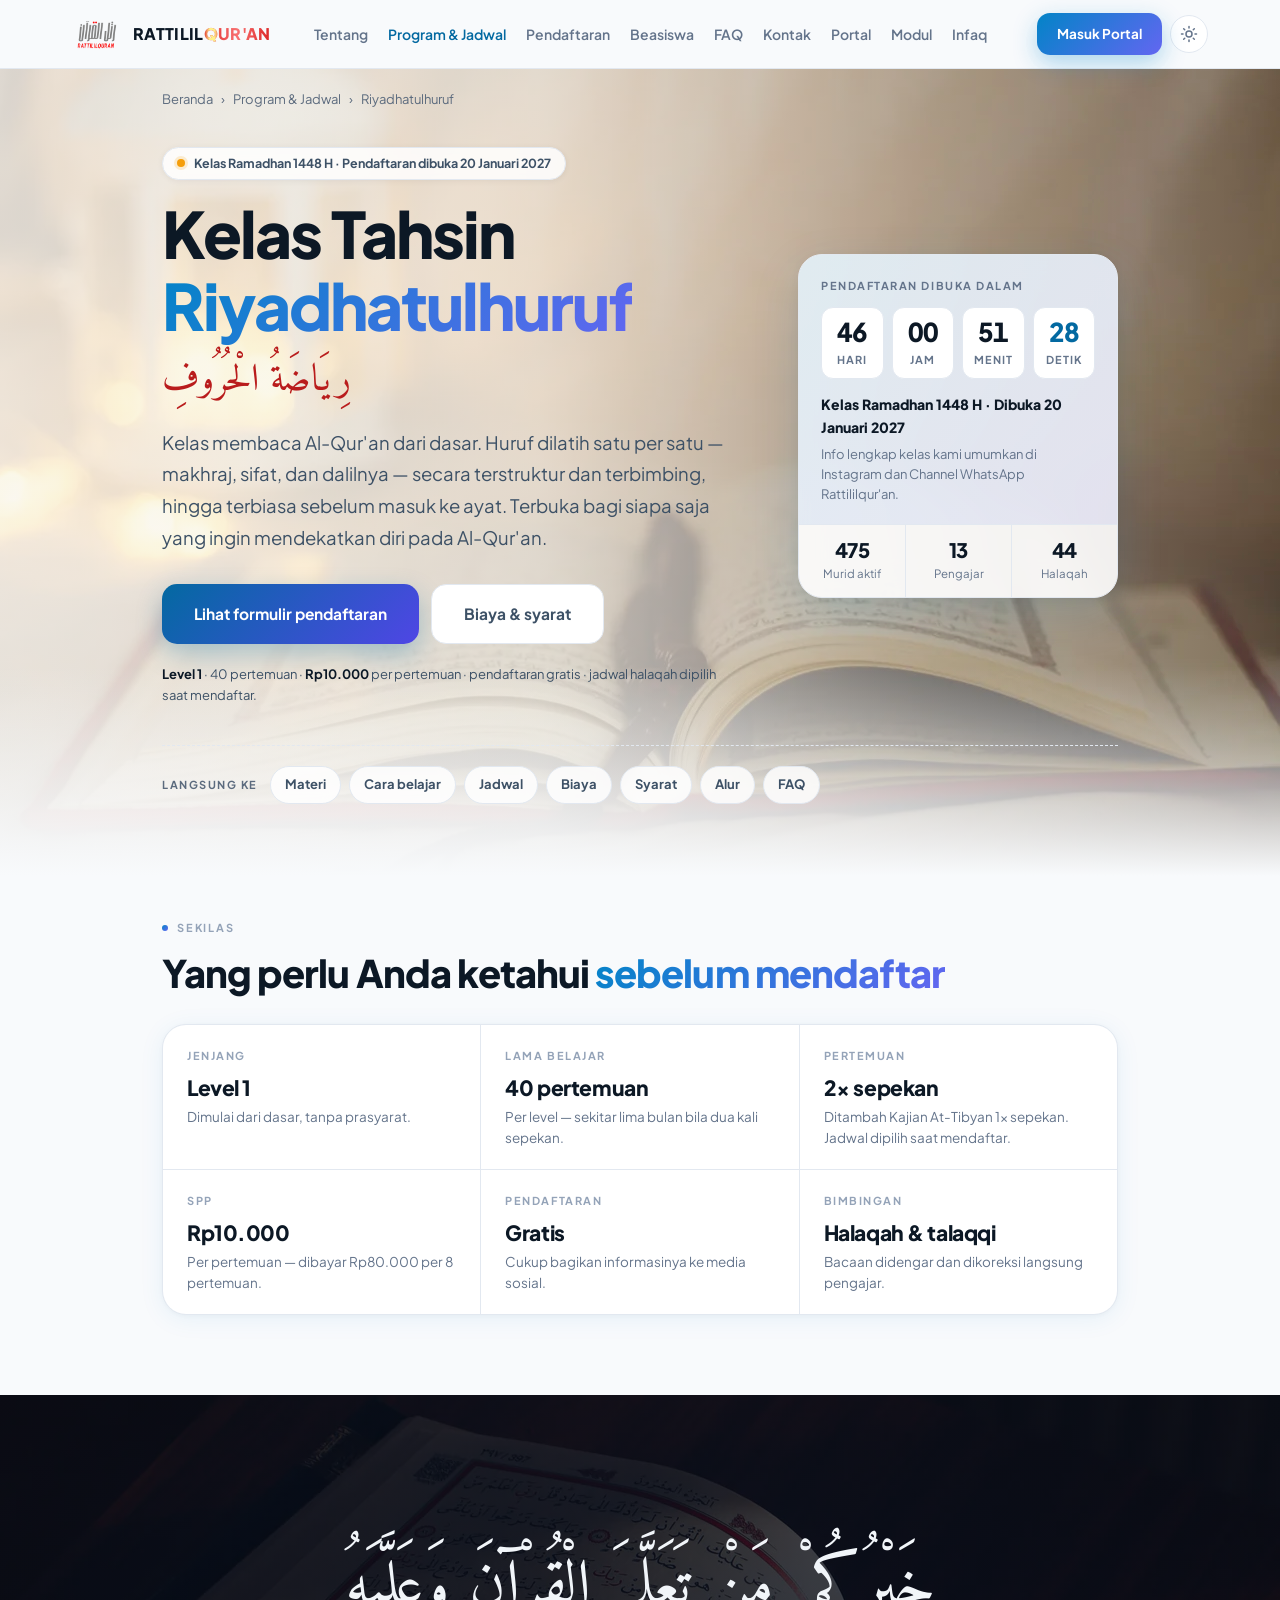
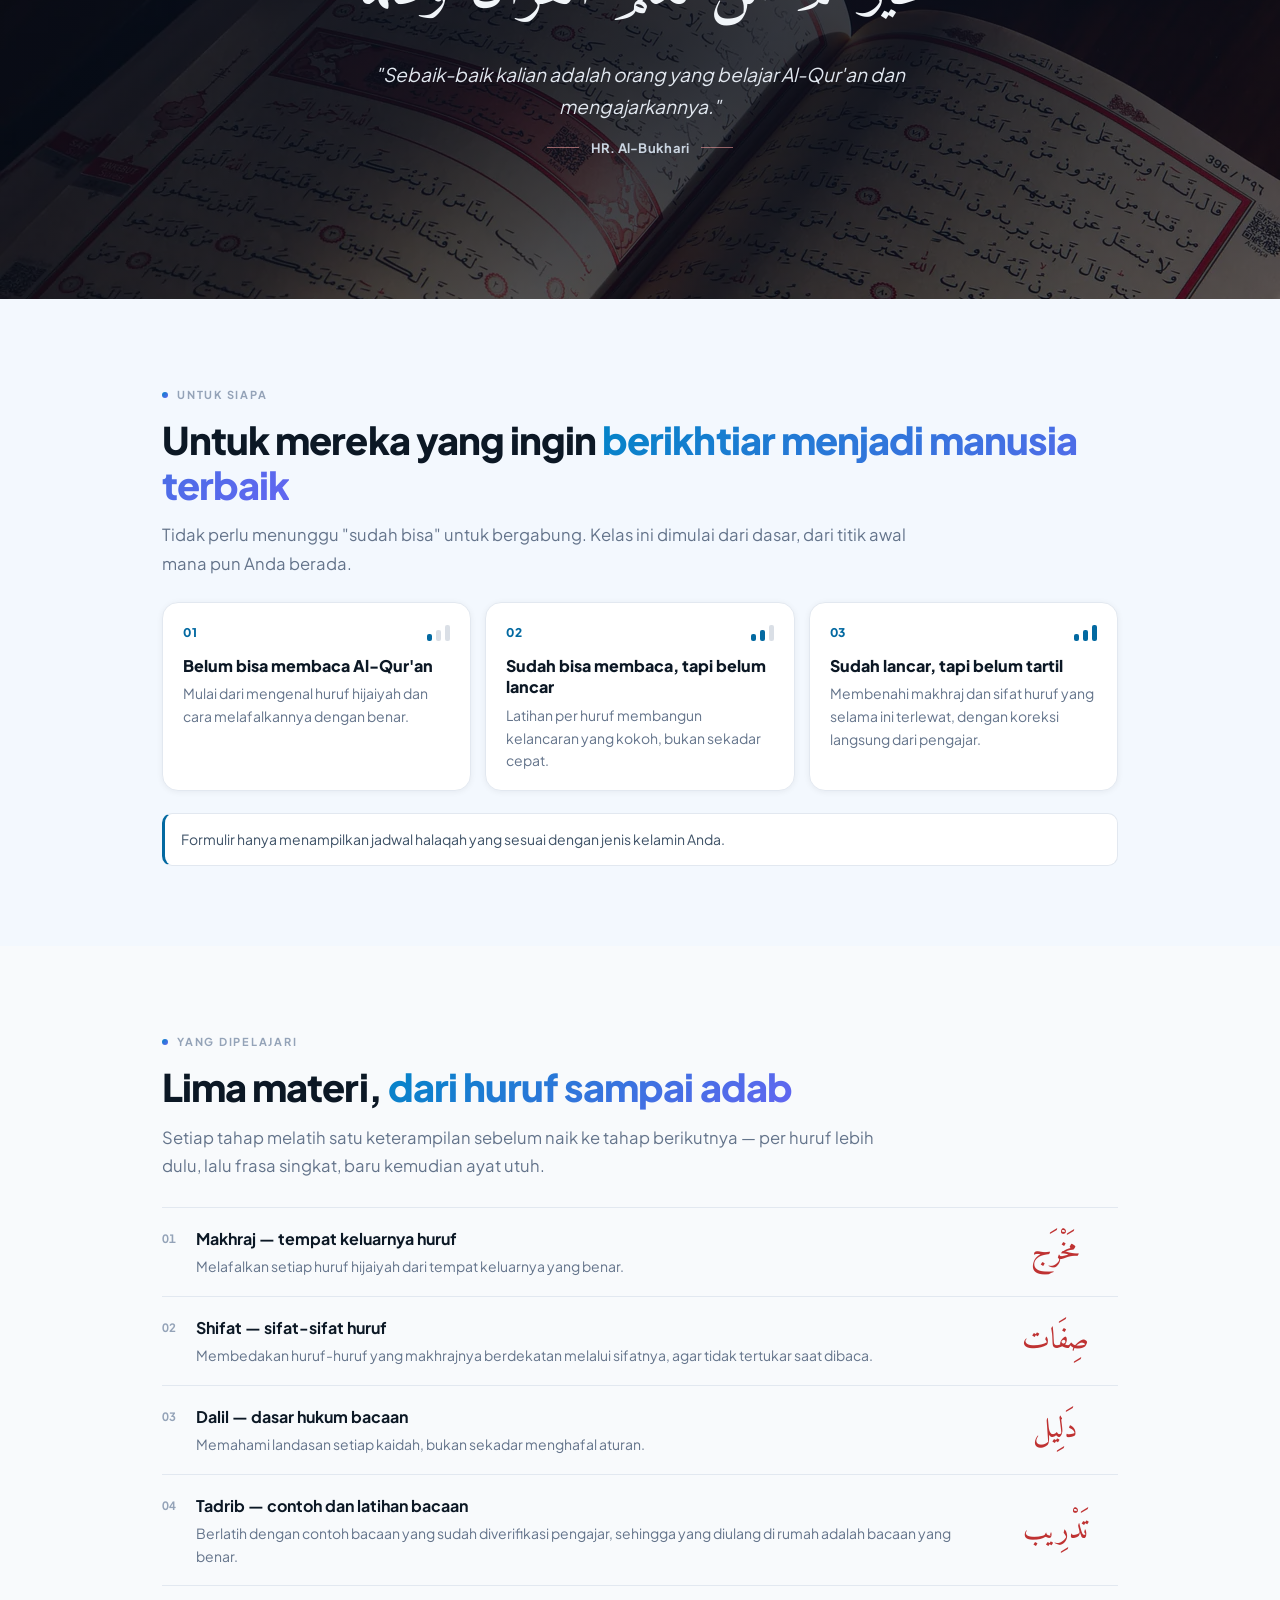
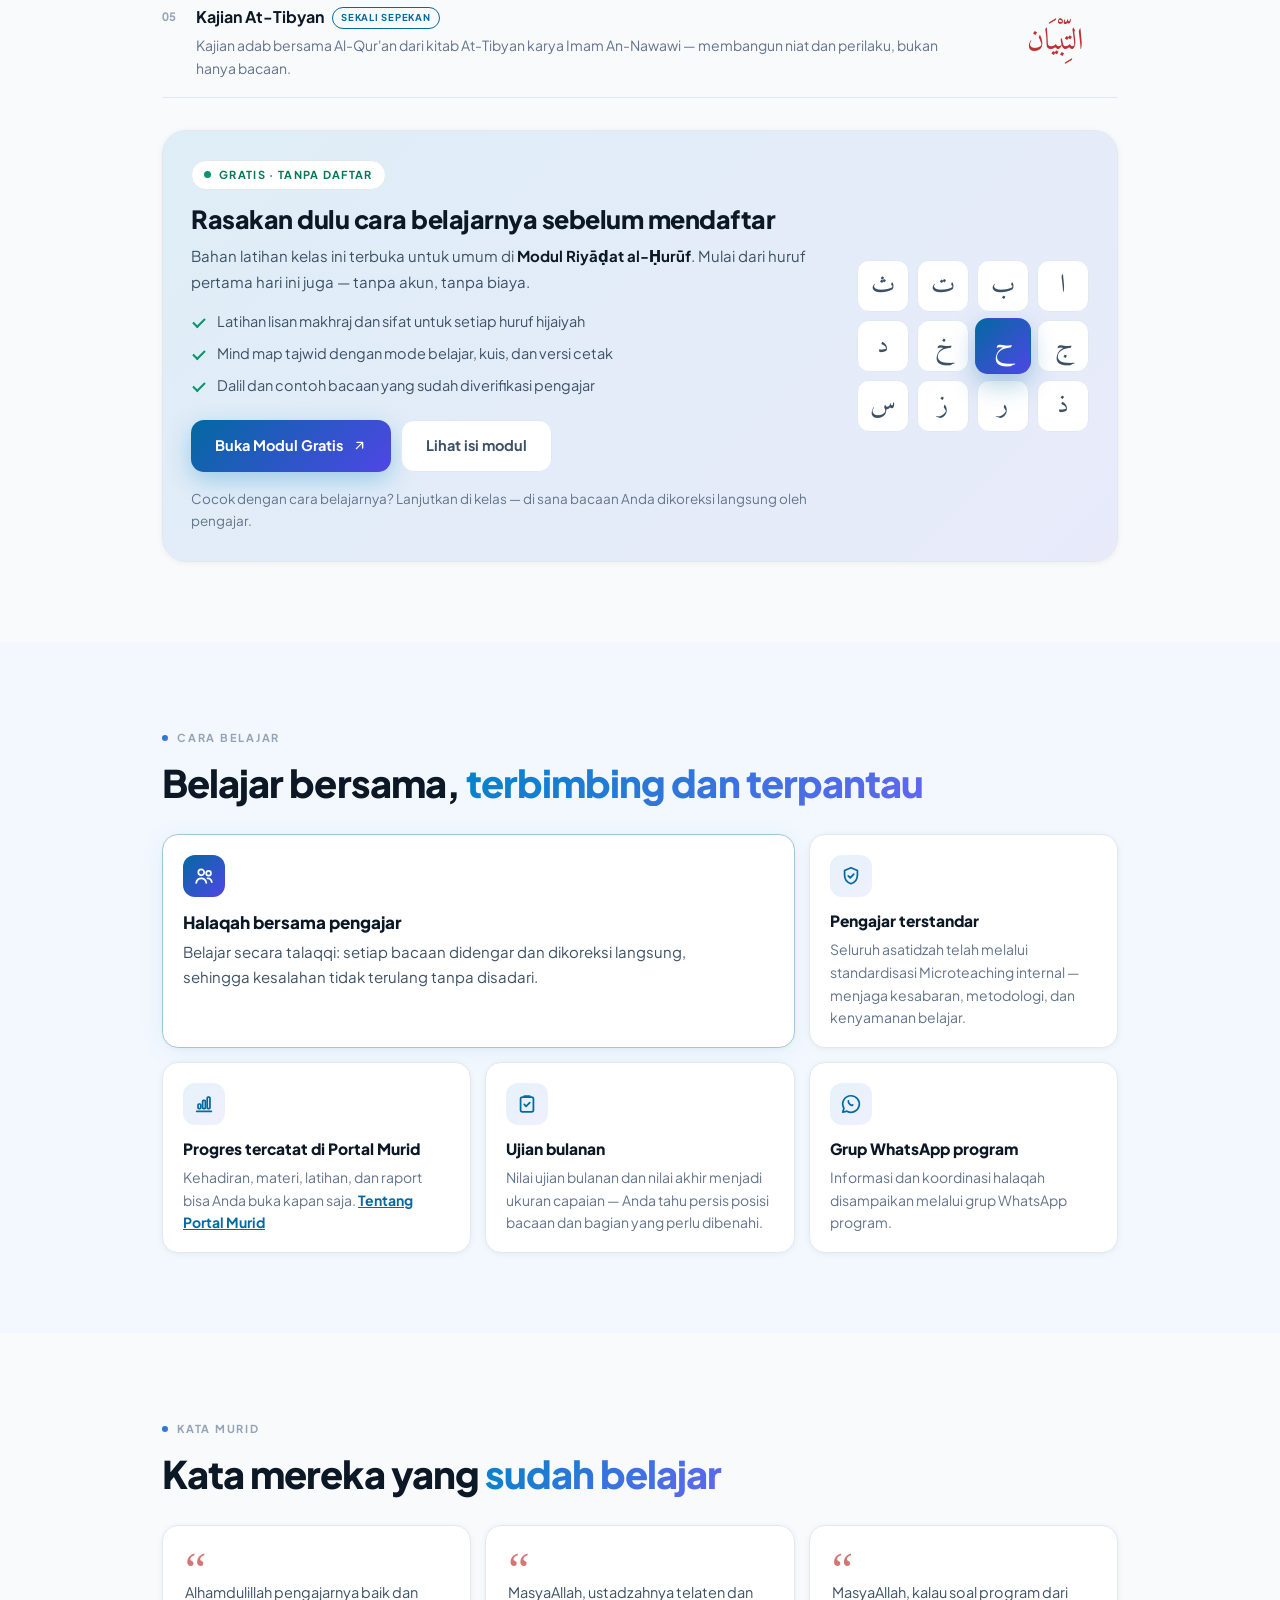
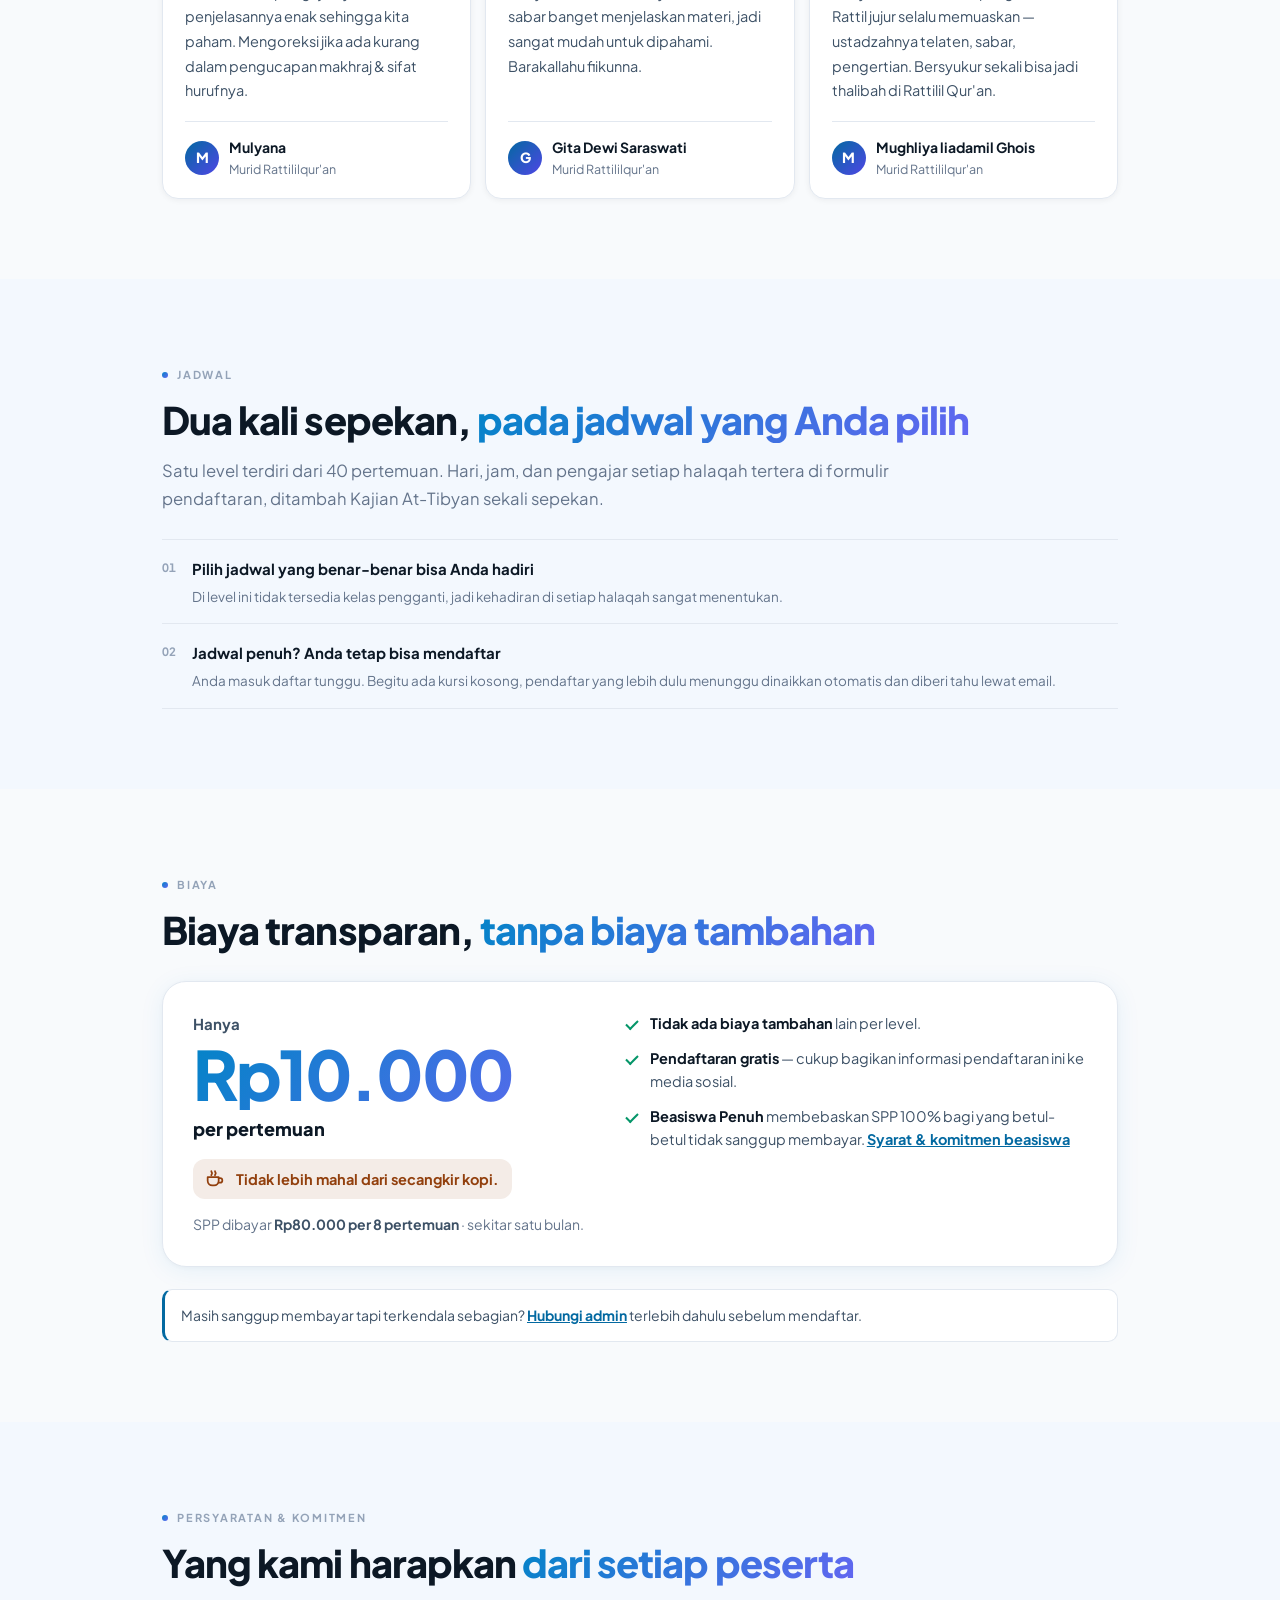
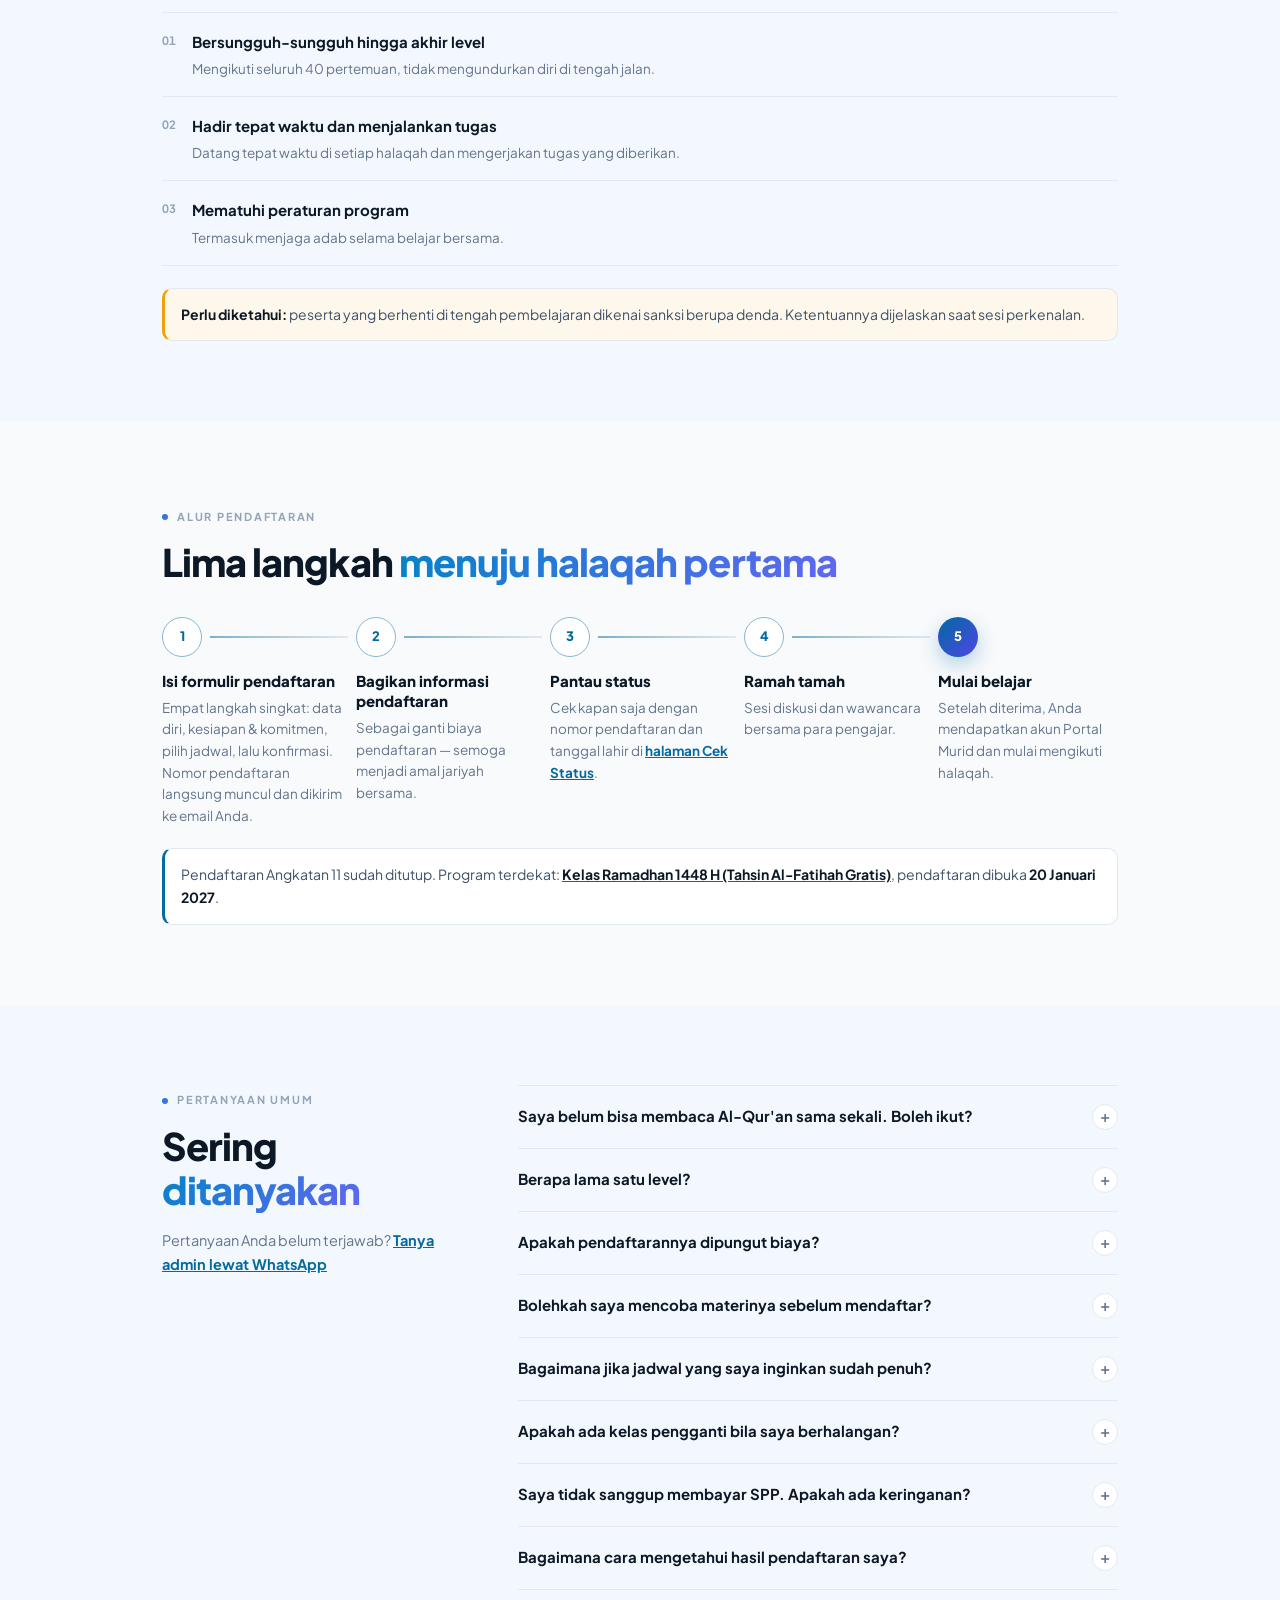
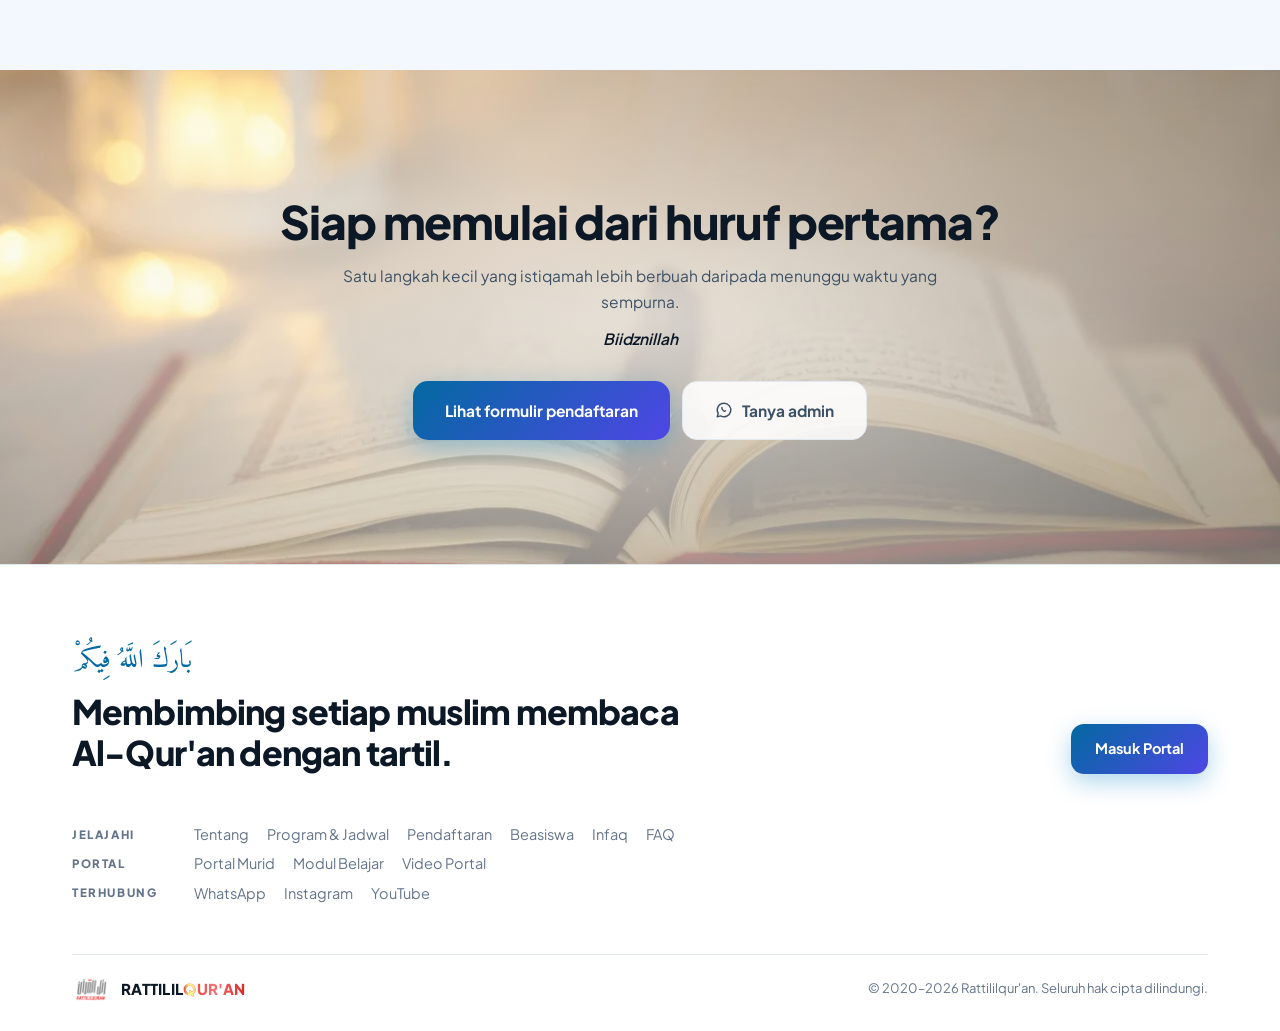
<file: program.html>
<!DOCTYPE html>
<html lang="id">
<head>
<script>
(function(){var t='system';try{t=localStorage.getItem('theme')||'system';}catch(e){}if(t==='dark'||(t==='system'&&window.matchMedia('(prefers-color-scheme: dark)').matches))document.documentElement.classList.add('theme-dark');})();
// Penanda JS aktif: animasi reveal hanya menyembunyikan konten bila skrip jalan.
document.documentElement.classList.add('js');
</script>
<meta charset="UTF-8"/>
<meta name="viewport" content="width=device-width, initial-scale=1.0, viewport-fit=cover"/>
<meta name="theme-color" content="#0d1f35"/>
<meta name="description" content="Kelas Tahsin Riyadhatulhuruf Level 1 Rattililqur'an: belajar membaca Al-Qur'an dari dasar — makhraj, sifat huruf, dalil, dan latihan bacaan — 40 pertemuan, dua kali sepekan bersama pengajar. SPP hanya Rp10.000 per pertemuan, pendaftaran gratis."/>
<link rel="canonical" href="https://rattililquran.com/program.html"/>
<meta property="og:title" content="Kelas Tahsin Riyadhatulhuruf — Rattililqur'an"/>
<meta property="og:description" content="Belajar membaca Al-Qur'an dari dasar bersama pengajar: makhraj, sifat huruf, dalil, dan latihan bacaan. Pendaftaran gratis."/>
<meta property="og:type" content="website"/>
<meta property="og:url" content="https://rattililquran.com/program.html"/>
<meta property="og:image" content="https://rattililquran.com/assets/images/og-program.jpg"/>
<meta property="og:image:width" content="1200"/>
<meta property="og:image:height" content="630"/>
<meta property="og:image:alt" content="Kartu Kelas Tahsin Rattililqur'an: belajar membaca Al-Qur'an dari huruf pertama, Rp10.000 per pertemuan, pendaftaran gratis"/>
<meta property="og:image:type" content="image/jpeg"/>
<meta property="og:locale" content="id_ID"/>
<meta name="twitter:card" content="summary_large_image"/>
<meta name="twitter:title" content="Kelas Tahsin Riyadhatulhuruf — Rattililqur'an"/>
<meta name="twitter:description" content="Belajar membaca Al-Qur'an dari dasar bersama pengajar. Pendaftaran gratis."/>
<meta name="twitter:image" content="https://rattililquran.com/assets/images/og-program.jpg"/>
<script type="application/ld+json">
{
  "@context": "https://schema.org",
  "@graph": [
    {
      "@type": "Course",
      "name": "Kelas Tahsin Riyadhatulhuruf",
      "description": "Kelas membaca Al-Qur'an dari dasar: makhraj, sifat huruf, dalil, dan latihan bacaan. 40 pertemuan per level, dua kali sepekan bersama pengajar.",
      "url": "https://rattililquran.com/program.html",
      "inLanguage": "id",
      "educationalLevel": "Level 1",
      "provider": {
        "@type": "EducationalOrganization",
        "@id": "https://rattililquran.com/#organization",
        "name": "Rattililqur'an",
        "url": "https://rattililquran.com/"
      }
    },
    {
      "@type": "BreadcrumbList",
      "itemListElement": [
        {
          "@type": "ListItem",
          "position": 1,
          "name": "Beranda",
          "item": "https://rattililquran.com/"
        },
        {
          "@type": "ListItem",
          "position": 2,
          "name": "Kelas Tahsin Riyadhatulhuruf",
          "item": "https://rattililquran.com/program.html"
        }
      ]
    }
  ]
}
</script>
<link rel="icon" type="image/x-icon" href="favicon.ico">
<link rel="icon" type="image/png" sizes="192x192" href="assets/icons/icon-192.png">
<link rel="apple-touch-icon" sizes="180x180" href="apple-touch-icon.png">
<title>Kelas Tahsin Riyadhatulhuruf — Tentang Program | Rattililqur'an</title>
<link rel="stylesheet" href="assets/fonts.css">
<link rel="stylesheet" href="assets/portal-modul.css">
<style>
/* Hallmark · redesign · macrostructure: Long Document berlapis foto · tone: tenang, khidmat
 * anchor: biru-indigo (sistem situs) + merah tinta mushaf · font: Plus Jakarta Sans + Amiri */
/* ══ Komponen khusus halaman Tentang Program (sisanya dari portal-modul.css) ══ */

/* Token lokal halaman ini */
:root{
  --veil:248,250,252;          /* = --c-bg terang; selubung foto hero */
  --veil-gelap:7,14,28;        /* = --c-bg gelap; pita foto hadis di kedua tema */
  --veil-hangat:250,246,239;   /* krem hangat: selubung foto "Program" di tema terang */
  --c-merah:#b91c1c;           /* tinta merah mushaf & logo, untuk teks Arab hiasan */
  --c-band:color-mix(in srgb,var(--c-soft) 55%,var(--c-bg)); /* latar pita selang-seling */
  --btn-dalam:linear-gradient(135deg,#0369a1,#4f46e5);       /* gradien tombol yang lulus AA */
}
html.theme-dark{--veil:7,14,28;--veil-hangat:7,14,28;--c-merah:#f87171}
:root{--c-kopi:#92400e}                /* cokelat kopi: label "secangkir kopi" di kartu Biaya */
html.theme-dark{--c-kopi:#fbbf24}

/* Jangkar (#biaya, #faq, …) tidak tertutup navbar yang menempel. */
html{scroll-padding-top:84px}

/* Jangan patahkan kata bertanda hubung (mis. "At-Tibyan") di kolom sempit. */
.nw{white-space:nowrap}

/* ══ HERO berlatar foto "Program" (mushaf, tasbih, lentera) — foto yang sama
   dengan bagian Program di beranda. Fotonya terang & lembut, jadi selubungnya
   lebih tipis agar cahaya lentera dan mushaf tetap terasa. ══ */
.hero-band{position:relative;isolation:isolate;overflow:hidden}
.hero-bg{position:absolute;inset:0;z-index:-2;pointer-events:none}
.hero-bg img,.cta-bg img{filter:saturate(1.25) brightness(1.03)}
.hero-bg img{display:block;width:100%;height:100%;object-fit:cover;object-position:50% 82%}
/* Selubung: lebih rapat di kolom teks (kiri), menipis ke kanan agar mushaf terlihat,
   lalu larut ke warna latar halaman di tepi bawah. */
.hero-band::after{content:'';position:absolute;inset:0;z-index:-1;pointer-events:none;background:
  linear-gradient(180deg,rgba(var(--veil),0) 74%,rgba(var(--veil),1) 100%),
  linear-gradient(90deg,rgba(var(--veil-hangat),.86) 0%,rgba(var(--veil-hangat),.78) 42%,rgba(var(--veil-hangat),.45) 72%,rgba(var(--veil-hangat),.2) 100%)}
/* Foto terang di latar gelap butuh selubung lebih pekat. */
html.theme-dark .hero-band::after{background:
  linear-gradient(180deg,rgba(var(--veil),0) 74%,rgba(var(--veil),1) 100%),
  linear-gradient(90deg,rgba(var(--veil),.93) 0%,rgba(var(--veil),.88) 42%,rgba(var(--veil),.72) 72%,rgba(var(--veil),.55) 100%)}
/* Teks sekunder dinaikkan satu tingkat agar tetap ≥4.5:1 di atas foto. */
.hero-band .breadcrumb,.hero-band .breadcrumb a,.hero-band .breadcrumb span{color:var(--c-ink-micro)}
.hero-band .breadcrumb a:hover{color:var(--c-primary)}
/* Breadcrumb sejajar dengan kolom isi (.wrap 1000px), bukan navbar (1180px).
   Di layar sempit barisnya yang membungkus, bukan teks tautannya. */
.hero-band .breadcrumb{max-width:1000px;flex-wrap:wrap;row-gap:0}
.hero-band .breadcrumb>*{white-space:nowrap}
.hero{padding-top:36px;padding-bottom:72px}
/* Hero sudah larut ke latar di tepi bawah; bagian pertama tak perlu jarak atas penuh. */
.hero-band + .sec{padding-top:36px}
.hero h1{font-size:clamp(30px,5vw,64px);overflow-wrap:anywhere}
.hero .hero-lead{color:var(--c-ink-2)}
.hero .hero-meta{color:var(--c-ink-2)}
.hero .hero-meta b{color:var(--c-ink)}
.hero-actions .btn-primary{background:var(--btn-dalam);box-shadow:0 10px 26px rgba(3,105,161,.3)}
.hero-actions .btn-primary:hover{box-shadow:0 14px 34px rgba(3,105,161,.36)}
/* Nama program dalam aksara Arab, ditulis dengan tinta merah seperti bingkai mushaf. */
.hero-ar{margin-top:10px;font-family:'Amiri',serif;font-size:clamp(26px,3vw,38px);line-height:1.5;color:var(--c-merah);direction:rtl;unicode-bidi:isolate;text-align:left}

/* Status pendaftaran di atas judul — diisi skrip dari tanggal di bawah. */
.status{display:inline-flex;align-items:center;gap:9px;margin-bottom:18px;padding:7px 14px;border:1px solid var(--c-line);border-radius:99px;background:color-mix(in srgb,var(--c-card) 84%,transparent);-webkit-backdrop-filter:blur(10px);backdrop-filter:blur(10px);box-shadow:var(--sh-sm);font-size:12.5px;font-weight:700;color:var(--c-ink-2);line-height:1.4}
.status::before{content:'';width:8px;height:8px;border-radius:50%;background:var(--c-ink-4);flex-shrink:0}
.status[data-fase="sebelum"]::before{background:#f59e0b;box-shadow:0 0 0 3px rgba(245,158,11,.18)}
.status[data-fase="buka"]::before{background:#10b981;box-shadow:0 0 0 3px rgba(16,185,129,.2)}

/* Hero dua kolom: teks + panel hitung mundur & angka (kaca buram di atas foto) */
.hero-grid{display:grid;grid-template-columns:minmax(0,1fr) 320px;gap:56px;align-items:center}
.hero-panel{border:1px solid var(--c-line);border-radius:var(--r-lg);background:color-mix(in srgb,var(--c-card) 90%,transparent);-webkit-backdrop-filter:blur(16px);backdrop-filter:blur(16px);box-shadow:var(--sh-lg);overflow:hidden}
.hp-atas{padding:22px 22px 20px;background:var(--grad-soft)}
.hp-label{font-family:var(--font-label);font-size:11px;font-weight:700;letter-spacing:.14em;text-transform:uppercase;color:var(--c-ink-3)}
.hp-cd{display:grid;grid-template-columns:repeat(4,minmax(0,1fr));gap:8px;margin-top:12px}
.hp-cd[hidden]{display:none}
.hp-cd div{display:flex;flex-direction:column;align-items:center;padding:11px 0 9px;border:1px solid var(--c-line);border-radius:12px;background:var(--c-card)}
.hp-cd b{font-size:26px;font-weight:800;line-height:1;letter-spacing:-.03em;font-variant-numeric:tabular-nums;color:var(--c-ink)}
.hp-cd div:last-child b{color:var(--c-primary)}
.hp-cd span{margin-top:6px;font-size:11px;font-weight:700;letter-spacing:.1em;text-transform:uppercase;color:var(--c-ink-3)}
.hp-tgl{margin-top:14px;font-size:14px;font-weight:800;color:var(--c-ink)}
.hp-note{margin-top:4px;font-size:13px;line-height:1.55;color:var(--c-ink-3)}
.hp-angka{display:grid;grid-template-columns:repeat(3,minmax(0,1fr));border-top:1px solid var(--c-line)}
.hp-angka div{padding:14px 6px 13px;text-align:center}
.hp-angka div+div{border-left:1px solid var(--c-line)}
.hp-angka b{display:block;font-size:20px;font-weight:800;letter-spacing:-.02em;line-height:1.1;color:var(--c-ink)}
.hp-angka span{display:block;margin-top:4px;font-size:11.5px;color:var(--c-ink-3)}

/* Lompat ke bagian */
.lompat{display:flex;flex-wrap:wrap;align-items:center;gap:8px;margin-top:40px;padding-top:20px;border-top:1px dashed var(--c-line)}
.lompat .k{font-family:var(--font-label);font-size:11px;font-weight:700;letter-spacing:.14em;text-transform:uppercase;color:var(--c-ink-micro);margin-right:4px}
.lompat a{padding:7px 14px;border:1px solid var(--c-line);border-radius:99px;background:color-mix(in srgb,var(--c-card) 84%,transparent);-webkit-backdrop-filter:blur(8px);backdrop-filter:blur(8px);font-size:13px;font-weight:700;color:var(--c-ink-2);text-decoration:none;transition:border-color var(--dur),color var(--dur)}
.lompat a:hover{border-color:var(--c-primary);color:var(--c-primary)}

@media(max-width:900px){
  .hero-grid{grid-template-columns:1fr;gap:30px}
  .hero-panel{max-width:440px}
  /* Foto potret untuk HP: selubung menurun dari atas, mushaf tampak di belakang panel. */
  .hero-bg img{object-position:center 100%}
  .hero-band::after{background:linear-gradient(180deg,rgba(var(--veil-hangat),.88) 0%,rgba(var(--veil-hangat),.8) 46%,rgba(var(--veil-hangat),.42) 70%,rgba(var(--veil),.8) 86%,rgba(var(--veil),1) 100%)}
  html.theme-dark .hero-band::after{background:linear-gradient(180deg,rgba(var(--veil),.94) 0%,rgba(var(--veil),.88) 46%,rgba(var(--veil),.66) 74%,rgba(var(--veil),.82) 92%,rgba(var(--veil),1) 100%)}
  .hero{padding-bottom:56px}
}
@media(max-width:480px){.hero h1{font-size:clamp(28px,9vw,40px)}}

/* ══ Ritme halaman: pita selang-seling menggantikan garis pemisah ══ */
main .sec{border-top:0;padding:80px 0}
.sec-band{background:var(--c-band)}
@media(max-width:640px){main .sec{padding:60px 0}}

/* Sekilas: satu lembar spesifikasi bergaris rambut, bukan enam kartu lepas */
.fakta{list-style:none;display:grid;grid-template-columns:repeat(3,minmax(0,1fr));gap:1px;margin-top:28px;border:1px solid var(--c-line);border-radius:var(--r-lg);background:var(--c-line);box-shadow:var(--sh);overflow:hidden}
.fakta li{padding:22px 24px 20px;background:var(--c-card)}
.fakta .k{display:block;font-family:var(--font-label);font-size:11px;font-weight:700;letter-spacing:.14em;text-transform:uppercase;color:var(--c-ink-4)}
.fakta .v{display:block;margin-top:10px;font-size:21px;font-weight:800;letter-spacing:-.02em;color:var(--c-ink);line-height:1.25}
.fakta .n{display:block;margin-top:6px;font-size:13.5px;color:var(--c-ink-3);line-height:1.55}
@media(max-width:820px){.fakta{grid-template-columns:repeat(2,minmax(0,1fr))}}
/* HP: tetap 2 kolom agar keenam fakta bisa dipindai sekilas, bukan 6 kartu bertumpuk. */
@media(max-width:480px){.fakta li{padding:15px 14px 14px}.fakta .v{font-size:16.5px;margin-top:8px}.fakta .n{font-size:14px}}

/* Untuk siapa: kutipan hadis di tengah, khidmat */
/* Pita hadis: foto mushaf beranda, selalu gelap di kedua tema — jeda khidmat
   sebelum "Untuk siapa". Token warna dipersempit ke nilai tema gelap. */
/* Latar gelap dasar: tetap gelap selama foto (lazy) belum termuat. */
.ayat-band{position:relative;isolation:isolate;overflow:hidden;padding:clamp(88px,11vw,140px) 0;background:rgb(var(--veil-gelap));
  --c-ink:#f1f5f9;--c-ink-2:#e2e8f0;--c-ink-3:#cbd5e1;--c-merah:#fca5a5}
.ayat-bg{position:absolute;inset:0;z-index:-2;pointer-events:none}
.ayat-bg img{display:block;width:100%;height:100%;object-fit:cover;object-position:center 60%}
.ayat-band::after{content:'';position:absolute;inset:0;z-index:-1;pointer-events:none;background:radial-gradient(ellipse 70% 80% at 50% 50%,rgba(var(--veil-gelap),.86),rgba(var(--veil-gelap),.62))}
.hadis{margin:0 auto;text-align:center}
.hadis .ar{font-family:'Amiri',serif;font-size:clamp(34px,5.6vw,64px);line-height:1.7;direction:rtl;text-align:center;color:var(--c-ink)}
.hadis .terj{display:block;max-width:44ch;margin:14px auto 0;font-size:clamp(16px,1.6vw,19px);line-height:1.7;color:var(--c-ink-2);font-style:italic}
.hadis .sumber{display:flex;align-items:center;justify-content:center;gap:12px;margin-top:14px;font-size:13px;font-style:normal;font-weight:700;letter-spacing:.02em;color:var(--c-ink-3)}
.hadis .sumber::before,.hadis .sumber::after{content:'';width:32px;height:1px;background:var(--c-merah);opacity:.55}

/* Untuk siapa: tiga titik awal — bilah kecil menandai titik berangkat pembaca */
.titik{list-style:none;display:grid;grid-template-columns:repeat(3,minmax(0,1fr));gap:14px;margin-top:24px}
.titik li{padding:20px 20px 18px;border:1px solid var(--c-line);border-radius:var(--r);background:var(--c-card);box-shadow:var(--sh-sm)}
.titik .atas{display:flex;align-items:center;justify-content:space-between}
.titik .no{font-family:var(--font-label);font-size:12px;font-weight:800;letter-spacing:.06em;color:var(--c-primary)}
.tingkat{display:flex;align-items:flex-end;gap:4px;height:16px}
.tingkat i{width:5px;border-radius:2px;background:color-mix(in srgb,var(--c-ink-4) 35%,transparent)}
.tingkat i:nth-child(1){height:7px}
.tingkat i:nth-child(2){height:11px}
.tingkat i:nth-child(3){height:16px}
.tingkat[data-n="1"] i:nth-child(-n+1),.tingkat[data-n="2"] i:nth-child(-n+2),.tingkat[data-n="3"] i{background:var(--c-primary)}
.titik .t{display:block;margin-top:12px;font-size:16px;font-weight:800;line-height:1.35;color:var(--c-ink)}
.titik .d{display:block;margin-top:6px;font-size:14px;line-height:1.62;color:var(--c-ink-3)}
@media(max-width:760px){.titik{grid-template-columns:1fr;gap:10px}.titik .d{font-size:14.5px}}

/* Catatan di bawah daftar */
.catatan{margin-top:22px;padding:14px 16px;border:1px solid var(--c-line);border-left:3px solid var(--c-primary);border-radius:var(--r-sm);background:var(--c-card);font-size:14px;color:var(--c-ink-2);line-height:1.65}
.catatan a{color:var(--c-primary);font-weight:700}
.catatan.peringatan{border-left-color:#f59e0b;background:color-mix(in srgb,#f59e0b 8%,var(--c-card))}
.catatan b{color:var(--c-ink)}

/* Tautan di dalam deskripsi ledger */
.ledger .d a{color:var(--c-primary);font-weight:700}

/* Materi: setiap baris membawa istilahnya dalam aksara Arab */
.ledger.materi li{grid-template-columns:auto minmax(0,1fr) auto;align-items:center;gap:20px;padding:18px 0}
.ledger.materi .no{align-self:start;padding-top:4px}
.ledger.materi .t{font-size:16px}
.ledger.materi .d{font-size:14px}
.materi .ar{min-width:4.2em;font-family:'Amiri',serif;font-size:clamp(24px,2.5vw,30px);line-height:1.3;color:var(--c-merah);opacity:.9;direction:rtl;text-align:center}
@media(max-width:560px){
  .ledger.materi li{gap:12px;align-items:start}
  .materi .ar{min-width:0;font-size:22px;padding-top:2px}
}

/* Kartu "coba modul gratis" di bawah daftar materi */
.coba{display:grid;grid-template-columns:minmax(0,1fr) auto;gap:32px;align-items:center;margin-top:32px;padding:28px;border:1px solid var(--c-line);border-radius:var(--r-lg);background:var(--grad-soft);box-shadow:var(--sh-sm)}
.coba-label{display:inline-flex;align-items:center;gap:8px;padding:5px 12px;border-radius:99px;background:var(--c-card);border:1px solid var(--c-line);font-family:var(--font-label);font-size:11px;font-weight:700;letter-spacing:.12em;text-transform:uppercase;color:#047857}
html.theme-dark .coba-label{color:var(--c-accent)}
.coba-label::before{content:'';width:7px;height:7px;border-radius:50%;background:var(--c-accent)}
.coba h3{margin-top:14px;font-size:clamp(20px,2.2vw,25px);font-weight:800;letter-spacing:-.02em;line-height:1.25;color:var(--c-ink)}
.coba-isi>p{margin-top:8px;font-size:15px;line-height:1.7;color:var(--c-ink-2)}
.coba-isi>p b{color:var(--c-ink)}
.coba-poin{list-style:none;display:flex;flex-direction:column;gap:9px;margin-top:16px}
.coba-poin li{position:relative;padding-left:26px;font-size:14.5px;line-height:1.6;color:var(--c-ink-2)}
.coba-poin li::before{content:'';position:absolute;left:2px;top:.55em;width:12px;height:7px;border-left:2.5px solid var(--c-accent);border-bottom:2.5px solid var(--c-accent);transform:rotate(-45deg)}
.coba-aksi{display:flex;flex-wrap:wrap;gap:10px;margin-top:22px}
.coba-aksi .btn-primary{background:var(--btn-dalam)}
.coba-aksi .btn-primary:hover{box-shadow:0 14px 34px rgba(3,105,161,.34)}
.coba-aksi svg{width:15px;height:15px}
.coba-jembatan{margin-top:16px !important;font-size:13.5px !important;color:var(--c-ink-3) !important}
/* Hiasan: petak huruf hijaiyah, satu disorot — "latihan per huruf". */
.coba-huruf{display:grid;grid-template-columns:repeat(4,52px);gap:8px;direction:rtl}
.coba-huruf span{display:flex;align-items:center;justify-content:center;height:52px;border:1px solid var(--c-line);border-radius:12px;background:var(--c-card);font-family:'Amiri',serif;font-size:26px;line-height:1;color:var(--c-ink-2)}
.coba-huruf span.aktif{background:var(--btn-dalam);border-color:transparent;color:#fff;box-shadow:0 10px 24px rgba(3,105,161,.3);transform:scale(1.08)}
@media(max-width:820px){.coba-huruf{grid-template-columns:repeat(3,46px)}.coba-huruf span{height:46px;font-size:23px}.coba-huruf span:nth-child(n+10){display:none}}
@media(max-width:640px){.coba{grid-template-columns:1fr;padding:22px}.coba-huruf{display:none}.coba-aksi .btn{flex:1 1 auto}}

/* Cara belajar: kartu berikon, kartu pertama sebagai sorotan */
.fitur{list-style:none;display:grid;grid-template-columns:repeat(3,minmax(0,1fr));gap:14px;margin-top:28px}
.fitur li{padding:20px 20px 18px;border:1px solid var(--c-line);border-radius:var(--r);background:var(--c-card);box-shadow:var(--sh-sm)}
.fitur li.utama{grid-column:span 2;border-color:color-mix(in srgb,var(--c-primary) 28%,var(--c-line));box-shadow:var(--sh)}
.fitur .ik{display:flex;align-items:center;justify-content:center;width:42px;height:42px;border-radius:12px;background:var(--grad-soft);color:var(--c-primary)}
.fitur li.utama .ik{background:var(--btn-dalam);color:#fff}
.fitur .ik svg{width:22px;height:22px}
.fitur .t{display:block;margin-top:14px;font-size:15.5px;font-weight:800;line-height:1.35;color:var(--c-ink)}
.fitur .d{display:block;margin-top:6px;font-size:14px;line-height:1.62;color:var(--c-ink-3)}
.fitur li.utama .t{font-size:17px}
.fitur li.utama .d{font-size:15px;color:var(--c-ink-2);max-width:52ch}
.fitur .d a{color:var(--c-primary);font-weight:700}
@media(max-width:820px){.fitur{grid-template-columns:repeat(2,minmax(0,1fr))}}
@media(max-width:560px){
  .fitur{grid-template-columns:1fr;gap:10px}
  .fitur li,.fitur li.utama{grid-column:auto;display:grid;grid-template-columns:auto minmax(0,1fr);column-gap:14px;padding:16px}
  .fitur .ik{grid-row:span 2;width:40px;height:40px}
  .fitur .t,.fitur li.utama .t{margin-top:0;font-size:15.5px}
  .fitur .d,.fitur li.utama .d{font-size:14.5px}
}

/* Testimoni: 3 kartu; di HP menjadi deret geser */
.testi{display:grid;grid-template-columns:repeat(3,minmax(0,1fr));gap:14px;margin-top:28px}
.testi figure{display:flex;flex-direction:column;margin:0;padding:20px 22px 18px;border:1px solid var(--c-line);border-radius:var(--r);background:var(--c-card);box-shadow:var(--sh-sm)}
.testi figure::before{content:'\201C';display:block;height:24px;font-family:Georgia,serif;font-size:48px;line-height:1;color:var(--c-merah);opacity:.6}
.testi blockquote{flex:1;margin-top:10px;font-size:14.5px;line-height:1.7;color:var(--c-ink-2)}
.testi figcaption{display:flex;align-items:center;gap:10px;margin-top:18px;padding-top:14px;border-top:1px solid var(--c-line)}
.testi .av{display:flex;align-items:center;justify-content:center;flex-shrink:0;width:34px;height:34px;border-radius:50%;background:var(--btn-dalam);color:#fff;font-size:14px;font-weight:800}
.testi figcaption b{display:block;font-size:14px;color:var(--c-ink)}
.testi figcaption span{display:block;font-size:12.5px;color:var(--c-ink-3)}
@media(max-width:820px){
  .testi{display:flex;gap:12px;overflow-x:auto;scroll-snap-type:x mandatory;scroll-padding-inline:22px;margin:26px -22px 0;padding:2px 22px 12px;scrollbar-width:none}
  .testi::-webkit-scrollbar{display:none}
  .testi figure{flex:0 0 min(84%,340px);scroll-snap-align:start}
}
.testi-geser{display:none;margin-top:6px;font-size:13px;color:var(--c-ink-3)}
@media(max-width:820px){.testi-geser{display:block}}

/* Biaya */
.biaya{display:grid;grid-template-columns:minmax(0,1fr) minmax(0,1.15fr);gap:28px;margin-top:28px;padding:30px;border:1px solid var(--c-line);border-radius:var(--r-lg);background:var(--c-card);box-shadow:var(--sh)}
/* Angka utama: harga per pertemuan; cara bayar per 8 pertemuan jadi keterangan. */
.biaya-hanya{font-size:15px;font-weight:700;color:var(--c-ink-2)}
.biaya-angka{margin-top:2px;font-size:clamp(46px,6vw,68px);font-weight:800;letter-spacing:-.035em;line-height:1.05;background-image:var(--grad);-webkit-background-clip:text;background-clip:text;-webkit-text-fill-color:transparent}
html.theme-dark .biaya-angka{background-image:linear-gradient(135deg,#38bdf8,#818cf8)}
.biaya-per{margin-top:4px;font-size:18px;font-weight:800;color:var(--c-ink)}
.biaya-kopi{display:inline-flex;align-items:center;gap:10px;margin-top:16px;padding:9px 14px 9px 11px;border-radius:12px;background:color-mix(in srgb,var(--c-kopi) 10%,var(--c-card));font-size:14.5px;font-weight:700;line-height:1.4;color:var(--c-kopi)}
.biaya-kopi svg{width:22px;height:22px;flex-shrink:0}
.biaya-setara{margin-top:14px;font-size:14px;line-height:1.6;color:var(--c-ink-3)}
.biaya-setara b{color:var(--c-ink-2)}
.biaya-poin{list-style:none;display:flex;flex-direction:column;gap:12px}
.biaya-poin li{position:relative;padding-left:26px;font-size:14.5px;color:var(--c-ink-2);line-height:1.6}
.biaya-poin li::before{content:'';position:absolute;left:2px;top:.55em;width:12px;height:7px;border-left:2.5px solid var(--c-accent);border-bottom:2.5px solid var(--c-accent);transform:rotate(-45deg)}
.biaya-poin li b{color:var(--c-ink)}
.biaya a{color:var(--c-primary);font-weight:700}
@media(max-width:700px){.biaya{grid-template-columns:1fr;gap:20px;padding:22px}}

/* Alur pendaftaran: langkah bersambung (mendatar di desktop, menurun di HP) */
.langkah{list-style:none;display:grid;grid-template-columns:repeat(5,minmax(0,1fr));gap:14px;margin-top:32px}
.langkah li{position:relative}
.langkah li::after{content:'';position:absolute;top:19px;left:48px;right:-6px;height:2px;background:linear-gradient(90deg,color-mix(in srgb,var(--c-primary) 45%,var(--c-line)),var(--c-line))}
.langkah li:last-child::after{display:none}
.langkah .bul{position:relative;display:flex;align-items:center;justify-content:center;width:40px;height:40px;border:1.5px solid color-mix(in srgb,var(--c-primary) 40%,var(--c-line));border-radius:50%;background:var(--c-card);font-family:var(--font-label);font-size:13px;font-weight:800;color:var(--c-primary)}
.langkah li:last-child .bul{border-color:transparent;background:var(--btn-dalam);color:#fff;box-shadow:0 8px 20px rgba(3,105,161,.28)}
.langkah .t{display:block;margin-top:14px;font-size:15px;font-weight:800;line-height:1.35;color:var(--c-ink)}
.langkah .d{display:block;margin-top:6px;font-size:13.5px;line-height:1.6;color:var(--c-ink-3)}
.langkah .d a{color:var(--c-primary);font-weight:700}
@media(max-width:820px){
  .langkah{grid-template-columns:1fr;gap:0}
  .langkah li{display:grid;grid-template-columns:40px minmax(0,1fr);column-gap:16px;padding-bottom:22px}
  .langkah li:last-child{padding-bottom:0}
  .langkah li::after{top:46px;bottom:6px;left:19px;right:auto;width:2px;height:auto;background:var(--c-line)}
  .langkah .bul{grid-row:span 2}
  .langkah .t{margin-top:9px}
  .langkah .d{font-size:14.5px}
}

/* FAQ: judul menempel di kiri, daftar pertanyaan di kanan */
.faq-grid{display:grid;grid-template-columns:minmax(0,300px) minmax(0,1fr);gap:56px;align-items:start}
.faq-kepala{position:sticky;top:104px}
.faq-lain{margin-top:16px;font-size:14.5px;line-height:1.65;color:var(--c-ink-3)}
.faq-lain a{color:var(--c-primary);font-weight:700}
.faq{border-top:1px solid var(--c-line)}
.faq details{border-bottom:1px solid var(--c-line)}
.faq summary{display:flex;align-items:center;justify-content:space-between;gap:16px;padding:18px 0;font-size:15px;font-weight:700;color:var(--c-ink);cursor:pointer;list-style:none;transition:color var(--dur-fast)}
.faq summary:hover{color:var(--c-primary)}
.faq summary::-webkit-details-marker{display:none}
.faq summary::after{content:'+';flex-shrink:0;width:26px;height:26px;border:1px solid var(--c-line);border-radius:50%;background:var(--c-card);display:flex;align-items:center;justify-content:center;font-size:16px;font-weight:600;color:var(--c-ink-3);transition:transform var(--dur) var(--ease-spring)}
.faq details[open] summary::after{transform:rotate(45deg);color:var(--c-primary)}
.faq .a{padding:0 0 18px;font-size:14.5px;color:var(--c-ink-3);line-height:1.7;max-width:70ch}
.faq .a a{color:var(--c-primary);font-weight:700}
/* HP: satu kolom; tautan "tanya admin" pindah ke bawah daftar pertanyaan. */
@media(max-width:860px){
  .faq-grid{display:flex;flex-direction:column;gap:0}
  .faq-kepala{display:contents}
  .faq-grid .faq{order:1;align-self:stretch;margin-top:26px}
  .faq-lain{order:2;margin-top:20px}
}

/* Ajakan penutup: foto "Program" seperti hero (berkas yang sama, sudah di cache),
   selubung mengikuti tema — pasangan pembuka & penutup halaman. */
.cta.cta-foto{position:relative;isolation:isolate;overflow:hidden;border-top:0;padding:clamp(80px,10vw,124px) 0}
.cta-bg{position:absolute;inset:0;z-index:-2;pointer-events:none}
.cta-bg img{display:block;width:100%;height:100%;object-fit:cover;object-position:center 78%}
.cta-foto::after{content:'';position:absolute;inset:0;z-index:-1;pointer-events:none;background:
  radial-gradient(ellipse 70% 80% at 50% 50%,rgba(var(--veil-hangat),.86),rgba(var(--veil-hangat),.4))}
html.theme-dark .cta-foto::after{background:
  radial-gradient(ellipse 70% 80% at 50% 50%,rgba(var(--veil),.9),rgba(var(--veil),.7))}
.cta-foto h2{font-size:clamp(28px,3.8vw,46px)}
.cta-foto p{color:var(--c-ink-2)}
.cta-foto .lead-em{color:var(--c-ink)}
.cta-foto .btn-primary{background:var(--btn-dalam)}
.cta-foto .btn-ghost{background:color-mix(in srgb,var(--c-card) 86%,transparent);-webkit-backdrop-filter:blur(8px);backdrop-filter:blur(8px)}

/* Tombol daftar yang menempel di bawah layar (HP & tablet) */
.cta-lekat{display:none}
@media(max-width:820px){
  .cta-lekat{position:fixed;left:0;right:0;bottom:0;z-index:55;display:flex;align-items:center;justify-content:space-between;gap:12px;padding:10px 16px calc(10px + env(safe-area-inset-bottom));background:color-mix(in srgb,var(--c-card) 94%,transparent);backdrop-filter:blur(12px);-webkit-backdrop-filter:blur(12px);border-top:1px solid var(--c-line);box-shadow:0 -8px 24px rgba(12,24,37,.08);transform:translateY(110%);visibility:hidden;transition:transform .3s var(--ease-spring),visibility .3s}
  .cta-lekat.tampil{transform:none;visibility:visible}
  .cta-lekat b{display:block;font-size:14px;line-height:1.3;color:var(--c-ink)}
  .cta-lekat span{display:block;font-size:12.5px;color:var(--c-ink-3)}
  .cta-lekat .btn{flex-shrink:0;padding:11px 18px;font-size:14px;background:var(--btn-dalam)}
}

@media(max-width:640px){
  .fakta .k{font-size:12px;color:var(--c-ink-micro)}
  .catatan,.faq .a{font-size:15px}
  .faq summary{min-height:44px}
  .hp-label,.lompat .k{color:var(--c-ink-micro)}
  .lompat a{padding:9px 14px}
  /* Teks HP minimal: label 11.5px, satuan hitung mundur 11px, teks bacaan 14px. */
  .hp-label,.coba-label,.lompat .k{font-size:11.5px}
  .hp-note,.coba-jembatan{font-size:14px !important}
  .status{font-size:13px}
}
</style>
<noscript><style>[data-reveal]{opacity:1!important;transform:none!important;animation:none!important}</style></noscript>
</head>
<body>

<!-- ══ SPRITE IKON ══ -->
<svg width="0" height="0" style="position:absolute" aria-hidden="true" focusable="false">
  <symbol id="i-sun" viewBox="0 0 24 24" fill="none" stroke="currentColor" stroke-width="2" stroke-linecap="round" stroke-linejoin="round"><circle cx="12" cy="12" r="4"/><path d="M12 2v2M12 20v2M4.9 4.9l1.4 1.4M17.7 17.7l1.4 1.4M2 12h2M20 12h2M4.9 19.1l1.4-1.4M17.7 6.3l1.4-1.4"/></symbol>
  <symbol id="i-moon" viewBox="0 0 24 24" fill="none" stroke="currentColor" stroke-width="2" stroke-linecap="round" stroke-linejoin="round"><path d="M21 12.8A9 9 0 1 1 11.2 3a7 7 0 0 0 9.8 9.8z"/></symbol>
  <symbol id="i-halaqah" viewBox="0 0 24 24" fill="none" stroke="currentColor" stroke-width="1.9" stroke-linecap="round" stroke-linejoin="round"><circle cx="9" cy="8" r="3.2"/><path d="M3.5 19.5c.6-3 2.8-4.8 5.5-4.8s4.9 1.8 5.5 4.8"/><circle cx="17" cy="9" r="2.6"/><path d="M15.8 14.5c2.3-.2 4.2 1.4 4.7 4.2"/></symbol>
  <symbol id="i-lencana" viewBox="0 0 24 24" fill="none" stroke="currentColor" stroke-width="1.9" stroke-linecap="round" stroke-linejoin="round"><path d="M12 3l7 3v5c0 4.4-3 8.2-7 9.5-4-1.3-7-5.1-7-9.5V6l7-3z"/><path d="M9 11.8l2.2 2.2 3.8-4"/></symbol>
  <symbol id="i-grafik" viewBox="0 0 24 24" fill="none" stroke="currentColor" stroke-width="1.9" stroke-linecap="round" stroke-linejoin="round"><path d="M4 20h16"/><rect x="5.5" y="12" width="3" height="5" rx="1"/><rect x="10.5" y="8" width="3" height="9" rx="1"/><rect x="15.5" y="4.5" width="3" height="12.5" rx="1"/></symbol>
  <symbol id="i-ujian" viewBox="0 0 24 24" fill="none" stroke="currentColor" stroke-width="1.9" stroke-linecap="round" stroke-linejoin="round"><rect x="5" y="4.5" width="14" height="16" rx="2"/><path d="M9 4.5v-1h6v1"/><path d="M9 12.5l2 2 4-4"/></symbol>
  <symbol id="i-keluar"viewBox="0 0 24 24" fill="none" stroke="currentColor" stroke-width="2.2" stroke-linecap="round" stroke-linejoin="round"><path d="M7 17 17 7M8 7h9v9"/></symbol>
  <symbol id="i-kopi" viewBox="0 0 24 24" fill="none" stroke="currentColor" stroke-width="1.9" stroke-linecap="round" stroke-linejoin="round"><path d="M4 10h12v4a5 5 0 0 1-5 5H9a5 5 0 0 1-5-5v-4z"/><path d="M16 11h1.5a2.5 2.5 0 0 1 0 5H16"/><path d="M8 3.5c0 1 .8 1.3.8 2.3S8 7 8 8M12 3.5c0 1 .8 1.3.8 2.3S12 7 12 8"/></symbol>
  <symbol id="i-whatsapp" viewBox="0 0 24 24" fill="none" stroke="currentColor" stroke-width="1.9" stroke-linecap="round" stroke-linejoin="round"><path d="M12 3a9 9 0 0 0-7.75 13.58L3 21l4.57-1.21A9 9 0 1 0 12 3z"/><path d="M9.2 8.6c-.35.7.05 1.8.8 2.9.75 1.1 1.85 1.95 2.6 2.1.5.1.95-.15 1.2-.7"/></symbol>
</svg>

<!-- ══ NAVBAR ══ -->
<nav class="nav">
  <div class="nav-inner">
    <a href="/" class="nav-brand">
      <picture><source type="image/webp" srcset="assets/images/logo-abu-160.webp 160w, assets/images/logo-abu-512.webp 512w" sizes="52px"><img src="assets/images/logo-abu.png" alt="Rattililqur'an" onerror="this.style.display='none'"></picture>
      <span>RATTILIL<span class="brand-accent kilat"><span class="kilat-teks">QUR'AN</span><span class="kilat-pita" aria-hidden="true" data-kilat="QUR'AN"></span></span></span>
    </a>
    <button class="nav-toggle" id="navToggle" aria-label="Menu" aria-controls="navLinks" aria-expanded="false"><span></span><span></span><span></span></button>
    <div class="nav-links" id="navLinks">
      <a href="/#tentang"     class="nav-link">Tentang</a>
      <a href="/#program"     class="nav-link active">Program &amp; Jadwal</a>
      <a href="/#pendaftaran" class="nav-link">Pendaftaran</a>
      <a href="beasiswa.html" class="nav-link">Beasiswa</a>
      <a href="/#faq"         class="nav-link">FAQ</a>
      <a href="/#kontak"      class="nav-link">Kontak</a>
      <a href="portal.html" class="nav-link" data-nav="portal">Portal</a>
      <a href="modul.html"  class="nav-link" data-nav="modul">Modul</a>
      <a href="infaq.html"  class="nav-link" data-nav="infaq">Infaq</a>
      <a href="https://portal.rattililquran.com/" class="btn btn-primary nav-cta nav-cta-mobile" style="padding:10px 20px;font-size:13.5px">Masuk Portal</a>
    </div>
    <div class="nav-actions">
      <a href="https://portal.rattililquran.com/" class="btn btn-primary nav-cta nav-cta-desktop" style="padding:10px 20px;font-size:13.5px">Masuk Portal</a>
      <button class="theme-toggle" id="themeToggle" aria-label="Ganti tema gelap/terang">
        <svg class="i-sun"><use href="#i-sun"/></svg>
        <svg class="i-moon"><use href="#i-moon"/></svg>
      </button>
    </div>
  </div>
</nav>

<main>
  <!-- ══ 1. HERO — foto "Program" seperti di beranda (WebP + JPEG, HP & desktop) ══ -->
  <div class="hero-band">
    <picture class="hero-bg">
      <source media="(max-width:900px)" type="image/webp" srcset="assets/images/Program-mobile-780.webp 780w, assets/images/Program-mobile-1170.webp 1170w" sizes="100vw">
      <source media="(max-width:900px)" srcset="assets/images/Program-mobile-780.jpg 780w, assets/images/Program-mobile-1170.jpg 1170w" sizes="100vw">
      <source type="image/webp" srcset="assets/images/Program-desktop-1280.webp 1280w, assets/images/Program-desktop-1920.webp 1920w" sizes="100vw">
      <source srcset="assets/images/Program-desktop-1280.jpg 1280w, assets/images/Program-desktop-1920.jpg 1920w" sizes="100vw">
      <img src="assets/images/Program-desktop-1280.jpg" alt="" aria-hidden="true" decoding="async" fetchpriority="high">
    </picture>

  <nav class="breadcrumb" aria-label="Breadcrumb">
    <a href="/">Beranda</a>
    <span aria-hidden="true">›</span>
    <a href="/#program">Program &amp; Jadwal</a>
    <span aria-hidden="true">›</span>
    <span>Riyadhatulhuruf</span>
  </nav>

  <header class="wrap hero">
    <div class="hero-grid">
      <div>
        <p class="status" id="statusPendaftaran">Kelas Ramadhan 1448 H · Pendaftaran dibuka 20 Januari 2027</p>
        <h1>Kelas Tahsin <em>Riyadhatulhuruf</em></h1>
        <p class="hero-ar" lang="ar">رِيَاضَةُ الْحُرُوفِ</p>
        <p class="hero-lead">Kelas membaca Al-Qur'an dari dasar. Huruf dilatih satu per satu — makhraj, sifat, dan dalilnya — secara terstruktur dan terbimbing, hingga terbiasa sebelum masuk ke ayat. Terbuka bagi siapa saja yang ingin mendekatkan diri pada Al-Qur'an.</p>
        <div class="hero-actions">
          <a href="/pendaftaran/" class="btn btn-primary btn-lg" id="ctaHero">Daftar Sekarang</a>
          <a href="#biaya" class="btn btn-ghost btn-lg">Biaya &amp; syarat</a>
        </div>
        <p class="hero-meta"><b>Level 1</b> · 40 pertemuan · <b>Rp10.000</b> per pertemuan · pendaftaran gratis · jadwal halaqah dipilih saat mendaftar.</p>
      </div>
      <aside class="hero-panel" id="heroPanel" aria-label="Periode pendaftaran">
        <div class="hp-atas">
          <p class="hp-label" id="hpLabel">Periode pendaftaran</p>
          <div class="hp-cd" id="hpCd" role="timer" hidden>
            <div><b id="cdHari">0</b><span>Hari</span></div>
            <div><b id="cdJam">00</b><span>Jam</span></div>
            <div><b id="cdMenit">00</b><span>Menit</span></div>
            <div><b id="cdDetik">00</b><span>Detik</span></div>
          </div>
          <p class="hp-tgl" id="hpTgl">Kelas Ramadhan 1448 H · Dibuka 20 Januari 2027</p>
          <p class="hp-note" id="hpNote">Info lengkap kelas kami umumkan di Instagram dan Channel WhatsApp Rattililqur'an.</p>
        </div>
        <!-- [EDIT] Samakan dengan "Rattil dalam Angka" (data-count) di index.html. -->
        <div class="hp-angka">
          <div><b>475</b><span>Murid aktif</span></div>
          <div><b>13</b><span>Pengajar</span></div>
          <div><b>44</b><span>Halaqah</span></div>
        </div>
      </aside>
    </div>
    <nav class="lompat" aria-label="Isi halaman">
      <span class="k">Langsung ke</span>
      <a href="#materi">Materi</a>
      <a href="#cara">Cara belajar</a>
      <a href="#jadwal">Jadwal</a>
      <a href="#biaya">Biaya</a>
      <a href="#syarat">Syarat</a>
      <a href="#alur">Alur</a>
      <a href="#faq">FAQ</a>
    </nav>
  </header>
  </div>

  <!-- ══ 2. SEKILAS ══ -->
  <section class="sec">
    <div class="wrap">
      <span class="sec-label" data-reveal>Sekilas</span>
      <h2 class="sec-title" data-reveal>Yang perlu Anda ketahui <em>sebelum mendaftar</em></h2>
      <ul class="fakta" data-reveal>
        <li><span class="k">Jenjang</span><span class="v">Level 1</span><span class="n">Dimulai dari dasar, tanpa prasyarat.</span></li>
        <li><span class="k">Lama belajar</span><span class="v">40 pertemuan</span><span class="n">Per level — sekitar lima bulan bila dua kali sepekan.</span></li>
        <li><span class="k">Pertemuan</span><span class="v">2× sepekan</span><span class="n">Ditambah Kajian <span class="nw">At-Tibyan</span> 1× sepekan. Jadwal dipilih saat mendaftar.</span></li>
        <li><span class="k">SPP</span><span class="v">Rp10.000</span><span class="n">Per pertemuan — dibayar Rp80.000 per 8 pertemuan.</span></li>
        <li><span class="k">Pendaftaran</span><span class="v">Gratis</span><span class="n">Cukup bagikan informasinya ke media sosial.</span></li>
        <li><span class="k">Bimbingan</span><span class="v">Halaqah &amp; talaqqi</span><span class="n">Bacaan didengar dan dikoreksi langsung pengajar.</span></li>
      </ul>
    </div>
  </section>

  <!-- ══ 3. HADIS — pita foto mushaf beranda (dimuat saat digulir) ══ -->
  <section class="ayat-band" aria-label="Hadis tentang belajar Al-Qur'an">
    <picture class="ayat-bg">
      <source media="(max-width:900px)" type="image/webp" srcset="assets/images/Rattilhomepage-mobile-780.webp 780w, assets/images/Rattilhomepage-mobile-1170.webp 1170w" sizes="100vw">
      <source media="(max-width:900px)" srcset="assets/images/Rattilhomepage-mobile-780.jpg 780w, assets/images/Rattilhomepage-mobile-1170.jpg 1170w" sizes="100vw">
      <source type="image/webp" srcset="assets/images/Rattilhomepage-desktop-1280.webp 1280w, assets/images/Rattilhomepage-desktop-1920.webp 1920w" sizes="100vw">
      <source srcset="assets/images/Rattilhomepage-desktop-1280.jpg 1280w, assets/images/Rattilhomepage-desktop-1920.jpg 1920w" sizes="100vw">
      <img src="assets/images/Rattilhomepage-desktop-1280.jpg" alt="" aria-hidden="true" loading="lazy" decoding="async">
    </picture>
    <figure class="wrap hadis" data-reveal>
      <p class="ar" lang="ar">خَيْرُكُمْ مَنْ تَعَلَّمَ الْقُرْآنَ وَعَلَّمَهُ</p>
      <figcaption class="terj">"Sebaik-baik kalian adalah orang yang belajar Al-Qur'an dan mengajarkannya." <span class="sumber">HR. Al-Bukhari</span></figcaption>
    </figure>
  </section>

  <!-- ══ 4. UNTUK SIAPA ══ -->
  <section class="sec sec-band">
    <div class="wrap">
      <span class="sec-label" data-reveal>Untuk siapa</span>
      <h2 class="sec-title" data-reveal>Untuk mereka yang ingin <em>berikhtiar menjadi manusia terbaik</em></h2>
      <p class="sec-sub" data-reveal>Tidak perlu menunggu "sudah bisa" untuk bergabung. Kelas ini dimulai dari dasar, dari titik awal mana pun Anda berada.</p>
      <ul class="titik" data-reveal>
        <li><div class="atas"><span class="no">01</span><span class="tingkat" data-n="1" aria-hidden="true"><i></i><i></i><i></i></span></div><span class="t">Belum bisa membaca Al-Qur'an</span><span class="d">Mulai dari mengenal huruf hijaiyah dan cara melafalkannya dengan benar.</span></li>
        <li><div class="atas"><span class="no">02</span><span class="tingkat" data-n="2" aria-hidden="true"><i></i><i></i><i></i></span></div><span class="t">Sudah bisa membaca, tapi belum lancar</span><span class="d">Latihan per huruf membangun kelancaran yang kokoh, bukan sekadar cepat.</span></li>
        <li><div class="atas"><span class="no">03</span><span class="tingkat" data-n="3" aria-hidden="true"><i></i><i></i><i></i></span></div><span class="t">Sudah lancar, tapi belum tartil</span><span class="d">Membenahi makhraj dan sifat huruf yang selama ini terlewat, dengan koreksi langsung dari pengajar.</span></li>
      </ul>
      <p class="catatan" data-reveal>Formulir hanya menampilkan jadwal halaqah yang sesuai dengan jenis kelamin Anda.</p>
    </div>
  </section>

  <!-- ══ 5. MATERI ══ -->
  <section class="sec" id="materi">
    <div class="wrap">
      <span class="sec-label" data-reveal>Yang dipelajari</span>
      <h2 class="sec-title" data-reveal>Lima materi, <em>dari huruf sampai adab</em></h2>
      <p class="sec-sub" data-reveal>Setiap tahap melatih satu keterampilan sebelum naik ke tahap berikutnya — per huruf lebih dulu, lalu frasa singkat, baru kemudian ayat utuh.</p>
      <ol class="ledger materi" data-reveal>
        <li><span class="no">01</span><div><span class="t">Makhraj — tempat keluarnya huruf</span><span class="d">Melafalkan setiap huruf hijaiyah dari tempat keluarnya yang benar.</span></div><span class="ar" lang="ar" aria-hidden="true">مَخْرَج</span></li>
        <li><span class="no">02</span><div><span class="t">Shifat — sifat-sifat huruf</span><span class="d">Membedakan huruf-huruf yang makhrajnya berdekatan melalui sifatnya, agar tidak tertukar saat dibaca.</span></div><span class="ar" lang="ar" aria-hidden="true">صِفَات</span></li>
        <li><span class="no">03</span><div><span class="t">Dalil — dasar hukum bacaan</span><span class="d">Memahami landasan setiap kaidah, bukan sekadar menghafal aturan.</span></div><span class="ar" lang="ar" aria-hidden="true">دَلِيل</span></li>
        <li><span class="no">04</span><div><span class="t">Tadrib — contoh dan latihan bacaan</span><span class="d">Berlatih dengan contoh bacaan yang sudah diverifikasi pengajar, sehingga yang diulang di rumah adalah bacaan yang benar.</span></div><span class="ar" lang="ar" aria-hidden="true">تَدْرِيب</span></li>
        <li><span class="no">05</span><div><span class="t">Kajian At-Tibyan</span><span class="tag">Sekali sepekan</span><span class="d">Kajian adab bersama Al-Qur'an dari kitab At-Tibyan karya Imam An-Nawawi — membangun niat dan perilaku, bukan hanya bacaan.</span></div><span class="ar" lang="ar" aria-hidden="true">التِّبْيَان</span></li>
      </ol>
      <aside class="coba" data-reveal aria-labelledby="coba-judul">
        <div class="coba-isi">
          <span class="coba-label">Gratis · tanpa daftar</span>
          <h3 id="coba-judul">Rasakan dulu cara belajarnya sebelum mendaftar</h3>
          <p>Bahan latihan kelas ini terbuka untuk umum di <b>Modul <span class="nw">Riyāḍat al-Ḥurūf</span></b>. Mulai dari huruf pertama hari ini juga — tanpa akun, tanpa biaya.</p>
          <ul class="coba-poin">
            <li>Latihan lisan makhraj dan sifat untuk setiap huruf hijaiyah</li>
            <li>Mind map tajwid dengan mode belajar, kuis, dan versi cetak</li>
            <li>Dalil dan contoh bacaan yang sudah diverifikasi pengajar</li>
          </ul>
          <div class="coba-aksi">
            <a href="https://modul.rattililquran.com" target="_blank" rel="noopener" class="btn btn-primary">Buka Modul Gratis<svg aria-hidden="true"><use href="#i-keluar"/></svg></a>
            <a href="modul.html" class="btn btn-ghost">Lihat isi modul</a>
          </div>
          <p class="coba-jembatan">Cocok dengan cara belajarnya? Lanjutkan di kelas — di sana bacaan Anda dikoreksi langsung oleh pengajar.</p>
        </div>
        <div class="coba-huruf" aria-hidden="true"><span>ا</span><span>ب</span><span>ت</span><span>ث</span><span>ج</span><span class="aktif">ح</span><span>خ</span><span>د</span><span>ذ</span><span>ر</span><span>ز</span><span>س</span></div>
      </aside>
    </div>
  </section>

  <!-- ══ 6. CARA BELAJAR ══ -->
  <section class="sec sec-band" id="cara">
    <div class="wrap">
      <span class="sec-label" data-reveal>Cara belajar</span>
      <h2 class="sec-title" data-reveal>Belajar bersama, <em>terbimbing dan terpantau</em></h2>
      <ul class="fitur" data-reveal>
        <li class="utama"><span class="ik"><svg aria-hidden="true"><use href="#i-halaqah"/></svg></span><span class="t">Halaqah bersama pengajar</span><span class="d">Belajar secara talaqqi: setiap bacaan didengar dan dikoreksi langsung, sehingga kesalahan tidak terulang tanpa disadari.</span></li>
        <li><span class="ik"><svg aria-hidden="true"><use href="#i-lencana"/></svg></span><span class="t">Pengajar terstandar</span><span class="d">Seluruh asatidzah telah melalui standardisasi Microteaching internal — menjaga kesabaran, metodologi, dan kenyamanan belajar.</span></li>
        <li><span class="ik"><svg aria-hidden="true"><use href="#i-grafik"/></svg></span><span class="t">Progres tercatat di Portal Murid</span><span class="d">Kehadiran, materi, latihan, dan raport bisa Anda buka kapan saja. <a href="portal.html">Tentang Portal Murid</a></span></li>
        <li><span class="ik"><svg aria-hidden="true"><use href="#i-ujian"/></svg></span><span class="t">Ujian bulanan</span><span class="d">Nilai ujian bulanan dan nilai akhir menjadi ukuran capaian — Anda tahu persis posisi bacaan dan bagian yang perlu dibenahi.</span></li>
        <li><span class="ik"><svg aria-hidden="true"><use href="#i-whatsapp"/></svg></span><span class="t">Grup WhatsApp program</span><span class="d">Informasi dan koordinasi halaqah disampaikan melalui grup WhatsApp program.</span></li>
      </ul>
    </div>
  </section>

  <!-- ══ 7. TESTIMONI ══ -->
  <!-- [EDIT TESTIMONI] Kutipan asli murid, diambil dari bagian testimoni index.html. -->
  <section class="sec" id="testimoni">
    <div class="wrap">
      <span class="sec-label" data-reveal>Kata murid</span>
      <h2 class="sec-title" data-reveal>Kata mereka yang <em>sudah belajar</em></h2>
      <div class="testi" data-reveal>
        <figure>
          <blockquote>Alhamdulillah pengajarnya baik dan penjelasannya enak sehingga kita paham. Mengoreksi jika ada kurang dalam pengucapan makhraj &amp; sifat hurufnya.</blockquote>
          <figcaption><span class="av" aria-hidden="true">M</span><span><b>Mulyana</b><span>Murid Rattililqur'an</span></span></figcaption>
        </figure>
        <figure>
          <blockquote>MasyaAllah, ustadzahnya telaten dan sabar banget menjelaskan materi, jadi sangat mudah untuk dipahami. Barakallahu fiikunna.</blockquote>
          <figcaption><span class="av" aria-hidden="true">G</span><span><b>Gita Dewi Saraswati</b><span>Murid Rattililqur'an</span></span></figcaption>
        </figure>
        <figure>
          <blockquote>MasyaAllah, kalau soal program dari Rattil jujur selalu memuaskan — ustadzahnya telaten, sabar, pengertian. Bersyukur sekali bisa jadi thalibah di Rattilil Qur'an.</blockquote>
          <figcaption><span class="av" aria-hidden="true">M</span><span><b>Mughliya liadamil Ghois</b><span>Murid Rattililqur'an</span></span></figcaption>
        </figure>
      </div>
      <p class="testi-geser" aria-hidden="true">Geser untuk membaca lainnya →</p>
    </div>
  </section>

  <!-- ══ 8. JADWAL ══ -->
  <section class="sec sec-band" id="jadwal">
    <div class="wrap">
      <span class="sec-label" data-reveal>Jadwal</span>
      <h2 class="sec-title" data-reveal>Dua kali sepekan, <em>pada jadwal yang Anda pilih</em></h2>
      <p class="sec-sub" data-reveal>Satu level terdiri dari 40 pertemuan. Hari, jam, dan pengajar setiap halaqah tertera di formulir pendaftaran, ditambah Kajian At-Tibyan sekali sepekan.</p>
      <ul class="ledger" data-reveal>
        <li><span class="no">01</span><div><span class="t">Pilih jadwal yang benar-benar bisa Anda hadiri</span><span class="d">Di level ini tidak tersedia kelas pengganti, jadi kehadiran di setiap halaqah sangat menentukan.</span></div></li>
        <li><span class="no">02</span><div><span class="t">Jadwal penuh? Anda tetap bisa mendaftar</span><span class="d">Anda masuk daftar tunggu. Begitu ada kursi kosong, pendaftar yang lebih dulu menunggu dinaikkan otomatis dan diberi tahu lewat email.</span></div></li>
      </ul>
    </div>
  </section>

  <!-- ══ 9. BIAYA ══ -->
  <section class="sec" id="biaya">
    <div class="wrap">
      <span class="sec-label" data-reveal>Biaya</span>
      <h2 class="sec-title" data-reveal>Biaya transparan, <em>tanpa biaya tambahan</em></h2>
      <div class="biaya" data-reveal>
        <div>
          <p class="biaya-hanya">Hanya</p>
          <div class="biaya-angka">Rp10.000</div>
          <p class="biaya-per">per pertemuan</p>
          <p class="biaya-kopi"><svg aria-hidden="true"><use href="#i-kopi"/></svg><span>Tidak lebih mahal dari <span class="nw">secangkir kopi.</span></span></p>
          <p class="biaya-setara">SPP dibayar <b>Rp80.000 per 8 pertemuan</b> · sekitar satu bulan.</p>
        </div>
        <ul class="biaya-poin">
          <li><b>Tidak ada biaya tambahan</b> lain per level.</li>
          <li><b>Pendaftaran gratis</b> — cukup bagikan informasi pendaftaran ini ke media sosial.</li>
          <li><b>Beasiswa Penuh</b> membebaskan SPP 100% bagi yang betul-betul tidak sanggup membayar. <a href="beasiswa.html">Syarat &amp; komitmen beasiswa</a></li>
        </ul>
      </div>
      <p class="catatan" data-reveal>Masih sanggup membayar tapi terkendala sebagian? <a href="https://wa.me/6282316993233?text=Assalamualaikum%2C%20saya%20ingin%20bertanya%20tentang%20keringanan%20biaya%20Kelas%20Tahsin%20Riyadhatulhuruf" target="_blank" rel="noopener">Hubungi admin</a> terlebih dahulu sebelum mendaftar.</p>
    </div>
  </section>

  <!-- ══ 10. PERSYARATAN ══ -->
  <section class="sec sec-band" id="syarat">
    <div class="wrap">
      <span class="sec-label" data-reveal>Persyaratan &amp; komitmen</span>
      <h2 class="sec-title" data-reveal>Yang kami harapkan <em>dari setiap peserta</em></h2>
      <ul class="ledger" data-reveal>
        <li><span class="no">01</span><div><span class="t">Bersungguh-sungguh hingga akhir level</span><span class="d">Mengikuti seluruh 40 pertemuan, tidak mengundurkan diri di tengah jalan.</span></div></li>
        <li><span class="no">02</span><div><span class="t">Hadir tepat waktu dan menjalankan tugas</span><span class="d">Datang tepat waktu di setiap halaqah dan mengerjakan tugas yang diberikan.</span></div></li>
        <li><span class="no">03</span><div><span class="t">Mematuhi peraturan program</span><span class="d">Termasuk menjaga adab selama belajar bersama.</span></div></li>
      </ul>
      <p class="catatan peringatan" data-reveal><b>Perlu diketahui:</b> peserta yang berhenti di tengah pembelajaran dikenai sanksi berupa denda. Ketentuannya dijelaskan saat sesi perkenalan.</p>
    </div>
  </section>

  <!-- ══ 11. ALUR ══ -->
  <section class="sec" id="alur">
    <div class="wrap">
      <span class="sec-label" data-reveal>Alur pendaftaran</span>
      <h2 class="sec-title" data-reveal>Lima langkah <em>menuju halaqah pertama</em></h2>
      <ol class="langkah" data-reveal>
        <li><span class="bul">1</span><span class="t">Isi formulir pendaftaran</span><span class="d">Empat langkah singkat: data diri, kesiapan &amp; komitmen, pilih jadwal, lalu konfirmasi. Nomor pendaftaran langsung muncul dan dikirim ke email Anda.</span></li>
        <li><span class="bul">2</span><span class="t">Bagikan informasi pendaftaran</span><span class="d">Sebagai ganti biaya pendaftaran — semoga menjadi amal jariyah bersama.</span></li>
        <li><span class="bul">3</span><span class="t">Pantau status</span><span class="d">Cek kapan saja dengan nomor pendaftaran dan tanggal lahir di <a href="/pendaftaran/status.html">halaman Cek Status</a>.</span></li>
        <li><span class="bul">4</span><span class="t">Ramah tamah</span><span class="d">Sesi diskusi dan wawancara bersama para pengajar.</span></li>
        <li><span class="bul">5</span><span class="t">Mulai belajar</span><span class="d">Setelah diterima, Anda mendapatkan akun Portal Murid dan mulai mengikuti halaqah.</span></li>
      </ol>
      <p class="catatan" data-reveal id="catatanPeriode">Pendaftaran Angkatan 11 sudah ditutup. Program terdekat: <a href="programramadhan.html"><b>Kelas Ramadhan 1448 H (Tahsin Al-Fatihah Gratis)</b></a>, pendaftaran dibuka <b>20 Januari 2027</b>.</p>
    </div>
  </section>

  <!-- ══ 12. FAQ ══ -->
  <section class="sec sec-band" id="faq">
    <div class="wrap faq-grid">
      <div class="faq-kepala">
        <span class="sec-label" data-reveal>Pertanyaan umum</span>
        <h2 class="sec-title" data-reveal>Sering <em>ditanyakan</em></h2>
        <p class="faq-lain" data-reveal>Pertanyaan Anda belum terjawab? <a href="https://wa.me/6282316993233?text=Assalamualaikum%2C%20saya%20ingin%20bertanya%20tentang%20Kelas%20Tahsin%20Riyadhatulhuruf" target="_blank" rel="noopener">Tanya admin lewat WhatsApp</a></p>
      </div>
      <div class="faq" data-reveal>
        <details>
          <summary>Saya belum bisa membaca Al-Qur'an sama sekali. Boleh ikut?</summary>
          <p class="a">Boleh. Kelas ini dimulai dari dasar — mengenal huruf hijaiyah dan cara melafalkannya — hingga terbiasa membaca dengan benar.</p>
        </details>
        <details>
          <summary>Berapa lama satu level?</summary>
          <p class="a">Satu level terdiri dari 40 pertemuan, dua kali sepekan — sekitar lima bulan. Selain itu ada Kajian At-Tibyan sekali sepekan.</p>
        </details>
        <details>
          <summary>Apakah pendaftarannya dipungut biaya?</summary>
          <p class="a">Tidak. Pendaftaran gratis — cukup bagikan informasi pendaftaran ke media sosial. Biaya belajar hanya SPP Rp10.000 per pertemuan, dibayar Rp80.000 per 8 pertemuan, tanpa biaya tambahan lain. <a href="#biaya">Rincian biaya</a></p>
        </details>
        <details>
          <summary>Bolehkah saya mencoba materinya sebelum mendaftar?</summary>
          <p class="a">Boleh. Bahan latihannya terbuka di <a href="https://modul.rattililquran.com" target="_blank" rel="noopener">Modul Riyāḍat al-Ḥurūf</a> — gratis, tanpa akun.</p>
        </details>
        <details>
          <summary>Bagaimana jika jadwal yang saya inginkan sudah penuh?</summary>
          <p class="a">Anda tetap bisa mendaftar dan masuk daftar tunggu jadwal tersebut. Bila ada kursi kosong, pendaftar yang lebih dulu menunggu dinaikkan otomatis dan diberi tahu lewat email.</p>
        </details>
        <details>
          <summary>Apakah ada kelas pengganti bila saya berhalangan?</summary>
          <p class="a">Di level ini tidak tersedia kelas pengganti. Karena itu, pilih jadwal yang benar-benar bisa Anda hadiri setiap pekan.</p>
        </details>
        <details>
          <summary>Saya tidak sanggup membayar SPP. Apakah ada keringanan?</summary>
          <p class="a">Tersedia <a href="beasiswa.html">Beasiswa Penuh</a> bagi yang betul-betul tidak sanggup membayar — pilih "Beasiswa" saat mengisi formulir. Bila masih sanggup tapi terkendala sebagian, hubungi admin terlebih dahulu sebelum mendaftar.</p>
        </details>
        <details>
          <summary>Bagaimana cara mengetahui hasil pendaftaran saya?</summary>
          <p class="a">Buka <a href="/pendaftaran/status.html">halaman Cek Status</a>, lalu masukkan nomor pendaftaran dan tanggal lahir Anda. Nomor pendaftaran juga dikirim ke email saat Anda mendaftar.</p>
        </details>
      </div>
    </div>
  </section>

  <!-- ══ 13. CTA — foto "Program" (berkas sama dengan hero, sudah di cache) ══ -->
  <section class="cta cta-foto">
    <picture class="cta-bg">
      <source media="(max-width:900px)" type="image/webp" srcset="assets/images/Program-mobile-780.webp 780w, assets/images/Program-mobile-1170.webp 1170w" sizes="100vw">
      <source media="(max-width:900px)" srcset="assets/images/Program-mobile-780.jpg 780w, assets/images/Program-mobile-1170.jpg 1170w" sizes="100vw">
      <source type="image/webp" srcset="assets/images/Program-desktop-1280.webp 1280w, assets/images/Program-desktop-1920.webp 1920w" sizes="100vw">
      <source srcset="assets/images/Program-desktop-1280.jpg 1280w, assets/images/Program-desktop-1920.jpg 1920w" sizes="100vw">
      <img src="assets/images/Program-desktop-1280.jpg" alt="" aria-hidden="true" loading="lazy" decoding="async">
    </picture>
    <div class="wrap">
      <h2 data-reveal>Siap memulai dari huruf pertama?</h2>
      <p data-reveal>Satu langkah kecil yang istiqamah lebih berbuah daripada menunggu waktu yang sempurna. <span class="lead-em">Biidznillah</span></p>
      <div class="cta-actions" data-reveal>
        <a href="/pendaftaran/" class="btn btn-primary btn-lg" id="ctaBawah">Daftar Sekarang</a>
        <a href="https://wa.me/6282316993233?text=Assalamualaikum%2C%20saya%20ingin%20bertanya%20tentang%20Kelas%20Tahsin%20Riyadhatulhuruf" target="_blank" rel="noopener" class="btn btn-ghost btn-lg"><svg aria-hidden="true"><use href="#i-whatsapp"/></svg>Tanya admin</a>
      </div>
    </div>
  </section>

  <!-- Tombol daftar yang menempel di bawah layar HP; muncul setelah tombol hero terlewati. -->
  <div class="cta-lekat" id="ctaLekat">
    <div><b id="clJudul">Kelas Ramadhan 1448 H</b><span id="clSub">Dibuka 20 Januari 2027</span></div>
    <a href="/pendaftaran/" class="btn btn-primary" id="clBtn">Daftar Sekarang</a>
  </div>
</main>

<!-- ══ FOOTER ══ -->
<footer class="footer">
  <div class="footer-inner">

    <div class="footer-lead">
      <div class="footer-lead-text">
        <p class="footer-ar">بَارَكَ اللَّهُ فِيكُمْ</p>
        <p class="footer-line">Membimbing setiap muslim membaca Al-Qur'an dengan tartil.</p>
      </div>
      <a href="https://portal.rattililquran.com/" class="btn btn-primary footer-cta">Masuk Portal</a>
    </div>

    <nav class="footer-nav" aria-label="Tautan footer">
      <div class="footer-row">
        <h2>Jelajahi</h2>
        <a href="/#tentang">Tentang</a>
        <a href="/#program">Program &amp; Jadwal</a>
        <a href="/#pendaftaran">Pendaftaran</a>
        <a href="beasiswa.html">Beasiswa</a>
        <a href="infaq.html">Infaq</a>
        <a href="/#faq">FAQ</a>
      </div>
      <div class="footer-row">
        <h2>Portal</h2>
        <a href="portal.html">Portal Murid</a>
        <a href="modul.html">Modul Belajar</a>
        <a href="https://www.youtube.com/playlist?list=PLY4GFxLoZrbc" target="_blank" rel="noopener">Video Portal</a>
      </div>
      <div class="footer-row">
        <h2>Terhubung</h2>
        <a href="https://wa.me/6282316993233" target="_blank" rel="noopener">WhatsApp</a>
        <a href="https://instagram.com/rattililquran" target="_blank" rel="noopener">Instagram</a>
        <a href="https://youtube.com/@rattililquranindonesia" target="_blank" rel="noopener">YouTube</a>
      </div>
    </nav>

    <div class="footer-meta">
      <div class="footer-brand"><picture><source type="image/webp" srcset="assets/images/logo-abu-160.webp 160w, assets/images/logo-abu-512.webp 512w" sizes="52px"><img src="assets/images/logo-abu.png" alt="" onerror="this.style.display='none'"></picture><span>Rattilil<span class="brand-accent kilat"><span class="kilat-teks">qur'an</span><span class="kilat-pita" aria-hidden="true" data-kilat="qur'an"></span></span></span></div>
      <p class="footer-copy">&copy; <span id="yearStart">2020</span>&ndash;<span id="year">2026</span> Rattililqur'an. Seluruh hak cipta dilindungi.</p>
    </div>

  </div>
</footer>

<script>
  document.getElementById('year').textContent = new Date().getFullYear();

  // ══ PERIODE PENDAFTARAN ══
  // [EDIT] per angkatan. Samakan dengan tanggal gelombang di panel admin,
  // konstanta TANGGAL_BUKA/TUTUP_PENDAFTARAN di index.html, dan PERIODE di beasiswa.html.
  // Buka 00.00 WIB tanggal "buka", tutup setelah akhir hari tanggal "tutup".
  // tutup '' = tanggal tutup belum ditetapkan (fase "buka" tanpa hitung mundur penutupan).
  var PERIODE = { angkatan: 'Kelas Ramadhan 1448 H', buka: '2027-01-20', tutup: '' };
  (function(){
    var BULAN = ['Januari','Februari','Maret','April','Mei','Juni','Juli','Agustus','September','Oktober','November','Desember'];
    function tgl(iso){ var p = iso.split('-'); return parseInt(p[2], 10) + ' ' + BULAN[parseInt(p[1], 10) - 1] + ' ' + p[0]; }
    var tBuka  = new Date(PERIODE.buka  + 'T00:00:00+07:00').getTime();
    var adaTutup = !!PERIODE.tutup;
    var tTutup = adaTutup ? new Date(PERIODE.tutup + 'T23:59:59+07:00').getTime() : Infinity;
    if (isNaN(tBuka) || isNaN(tTutup)) return;   // teks bawaan HTML tetap dipakai

    var URL_TANYA = 'https://wa.me/6282316993233?text=' + encodeURIComponent("Assalamualaikum, saya ingin tahu info gelombang pendaftaran Rattililqur'an berikutnya");
    var status = document.getElementById('statusPendaftaran');
    var cta = [document.getElementById('ctaHero'), document.getElementById('ctaBawah')];
    function $(id){ return document.getElementById(id); }
    // "20–30 Oktober 2026" bila sebulan, selain itu tanggal lengkap keduanya.
    function rentang(a, b){
      var pa = a.split('-'), pb = b.split('-');
      return pa[0] === pb[0] && pa[1] === pb[1]
        ? parseInt(pa[2], 10) + '–' + tgl(b)
        : tgl(a) + ' – ' + tgl(b);
    }
    $('hpTgl').textContent = PERIODE.angkatan + ' · ' + (adaTutup ? rentang(PERIODE.buka, PERIODE.tutup) : 'Dibuka ' + tgl(PERIODE.buka));
    $('clJudul').textContent = PERIODE.angkatan;

    var fase = null, timer = null;
    function terapkan(){
      var now = Date.now();
      var f = now < tBuka ? 'sebelum' : (now <= tTutup ? 'buka' : 'tutup');
      if (f === fase) return;
      fase = f;
      status.setAttribute('data-fase', f);
      status.textContent = PERIODE.angkatan + ' · ' + (
        f === 'sebelum' ? 'Pendaftaran dibuka ' + tgl(PERIODE.buka) :
        f === 'buka'    ? (adaTutup ? 'Pendaftaran dibuka hingga ' + tgl(PERIODE.tutup) : 'Pendaftaran sedang dibuka') :
                          'Pendaftaran sudah ditutup');
      cta.forEach(function(a){
        if (!a) return;
        if (f === 'tutup') {
          a.textContent = 'Tanya gelombang berikutnya';
          a.href = URL_TANYA; a.target = '_blank'; a.rel = 'noopener';
        } else {
          // Sebelum dibuka, formulir menampilkan tanggal pembukaan.
          a.textContent = f === 'buka' ? 'Daftar Sekarang' : 'Lihat formulir pendaftaran';
          a.href = '/pendaftaran/'; a.removeAttribute('target');
        }
      });
      // Panel hero dan tombol menempel
      $('heroPanel').setAttribute('data-fase', f);
      $('hpLabel').textContent = f === 'sebelum' ? 'Pendaftaran dibuka dalam' : f === 'buka' ? 'Pendaftaran ditutup dalam' : 'Pendaftaran sudah ditutup';
      $('hpCd').hidden = f === 'tutup';
      if (f === 'tutup') $('hpNote').textContent = 'Info gelombang berikutnya kami umumkan di Instagram dan Channel WhatsApp Rattililqur\'an.';
      if (f === 'buka') $('hpNote').textContent = 'Kuota setiap halaqah terbatas. Jadwal yang sudah penuh tetap bisa dipilih lewat daftar tunggu.';
      $('hpCd').hidden = f === 'tutup' || (f === 'buka' && !adaTutup);
      $('ctaLekat').setAttribute('data-fase', f);
      $('clSub').textContent = f === 'sebelum' ? 'Dibuka ' + tgl(PERIODE.buka) : (adaTutup ? 'Ditutup ' + tgl(PERIODE.tutup) : 'Pendaftaran dibuka');
      $('clBtn').textContent = f === 'sebelum' ? 'Lihat formulir' : 'Daftar Sekarang';
      if (f === 'tutup' && timer) { clearInterval(timer); timer = null; }
      // Tombol menempel ikut diperbarui saat fase berganti, tanpa menunggu pengunjung
      // menggulir (mis. tepat 00.00 saat ditutup). `bar` belum terisi pada panggilan pertama.
      if (bar) cekBar();
    }

    // Hitung mundur menuju pembukaan (sebelum) atau penutupan (buka).
    function dua(n){ return (n < 10 ? '0' : '') + n; }
    function detik(){
      terapkan();
      if (fase === 'tutup') return;
      var sisa = Math.max(0, Math.floor(((fase === 'sebelum' ? tBuka : tTutup + 1000) - Date.now()) / 1000));
      $('cdHari').textContent  = Math.floor(sisa / 86400);
      $('cdJam').textContent   = dua(Math.floor(sisa % 86400 / 3600));
      $('cdMenit').textContent = dua(Math.floor(sisa % 3600 / 60));
      $('cdDetik').textContent = dua(sisa % 60);
    }
    detik();
    // Berganti tepat saat tanggal buka/tutup tiba tanpa memuat ulang halaman.
    if (fase !== 'tutup') timer = setInterval(detik, 1000);

    // Tombol menempel (HP): tampil setelah tombol hero terlewati, sembunyi
    // begitu ajakan penutup terlihat, dan tidak tampil saat pendaftaran ditutup.
    var bar = $('ctaLekat'), hero = $('ctaHero'), akhir = document.querySelector('.cta'), antre = false;
    function cekBar(){
      antre = false;
      bar.classList.toggle('tampil', fase !== 'tutup'
        && hero.getBoundingClientRect().bottom < 0
        && akhir.getBoundingClientRect().top > window.innerHeight);
    }
    window.addEventListener('scroll', function(){ if (!antre) { antre = true; requestAnimationFrame(cekBar); } }, { passive: true });
    window.addEventListener('resize', cekBar);
    cekBar();
  })();

  // Tema
  (function(){
    var btn = document.getElementById('themeToggle');
    btn.addEventListener('click', function(){
      var next = document.documentElement.classList.contains('theme-dark') ? 'light' : 'dark';
      try { localStorage.setItem('theme', next); } catch(e){}
      document.documentElement.classList.toggle('theme-dark', next === 'dark');
    });
  })();

  // Menu mobile
  (function(){
    var t = document.getElementById('navToggle'), l = document.getElementById('navLinks');
    if (!t || !l) return;
    function setMenu(open){
      l.classList.toggle('show', open);
      t.classList.toggle('open', open);
      t.setAttribute('aria-expanded', open ? 'true' : 'false');
    }
    t.addEventListener('click', function(){ setMenu(!l.classList.contains('show')); });
    l.querySelectorAll('a').forEach(function(a){ a.addEventListener('click', function(){ setMenu(false); }); });
    document.addEventListener('keydown', function(e){
      if (e.key === 'Escape' && l.classList.contains('show')) { setMenu(false); t.focus(); }
    });
    document.addEventListener('click', function(e){
      if (!l.classList.contains('show')) return;
      if (t.contains(e.target) || l.contains(e.target)) return;
      setMenu(false);
    });
  })();

  // Reveal saat digulir. Tanpa IntersectionObserver, tampilkan semua.
  (function(){
    var els = document.querySelectorAll('[data-reveal]');
    if (!('IntersectionObserver' in window)) { els.forEach(function(el){ el.classList.add('in'); }); return; }
    var io = new IntersectionObserver(function(entries){
      entries.forEach(function(e){ if (e.isIntersecting) { e.target.classList.add('in'); io.unobserve(e.target); } });
    }, { threshold: .12 });
    els.forEach(function(el){ io.observe(el); });
  })();
</script>

</body>
</html>
</file>
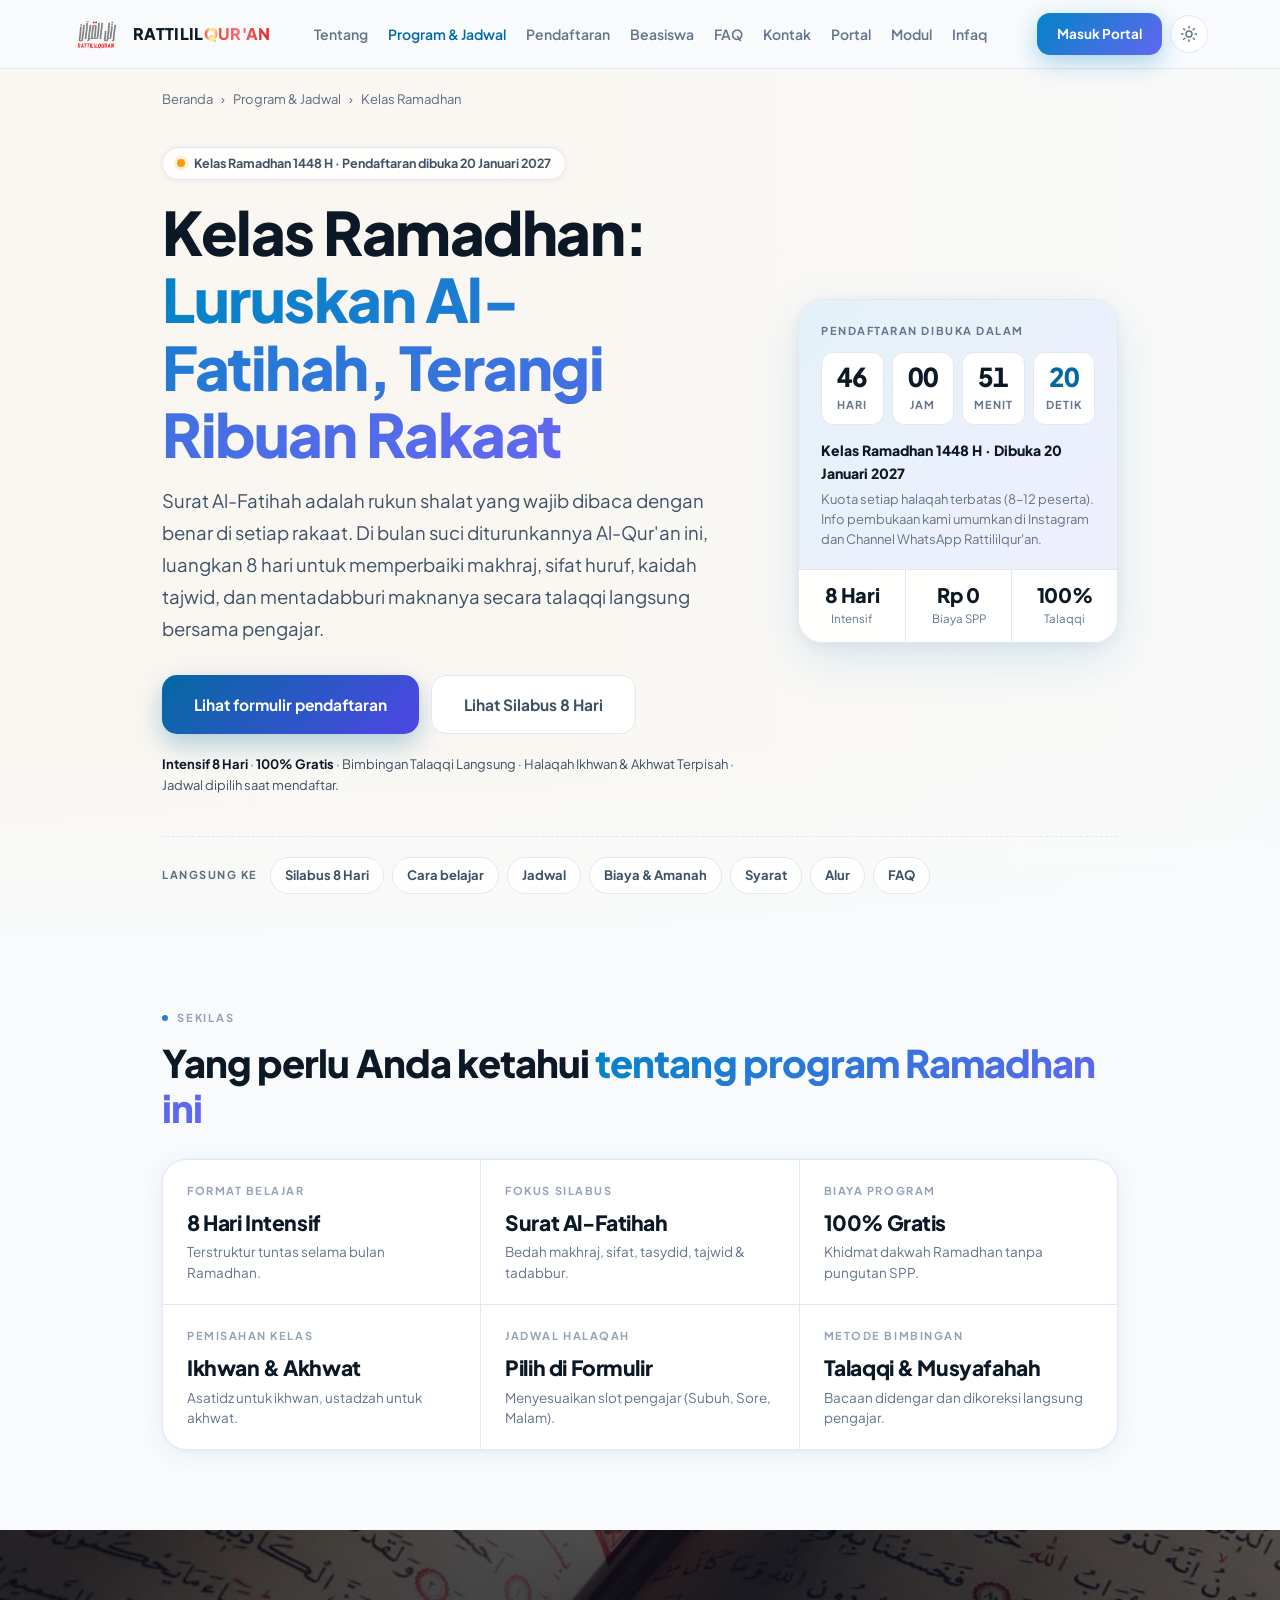
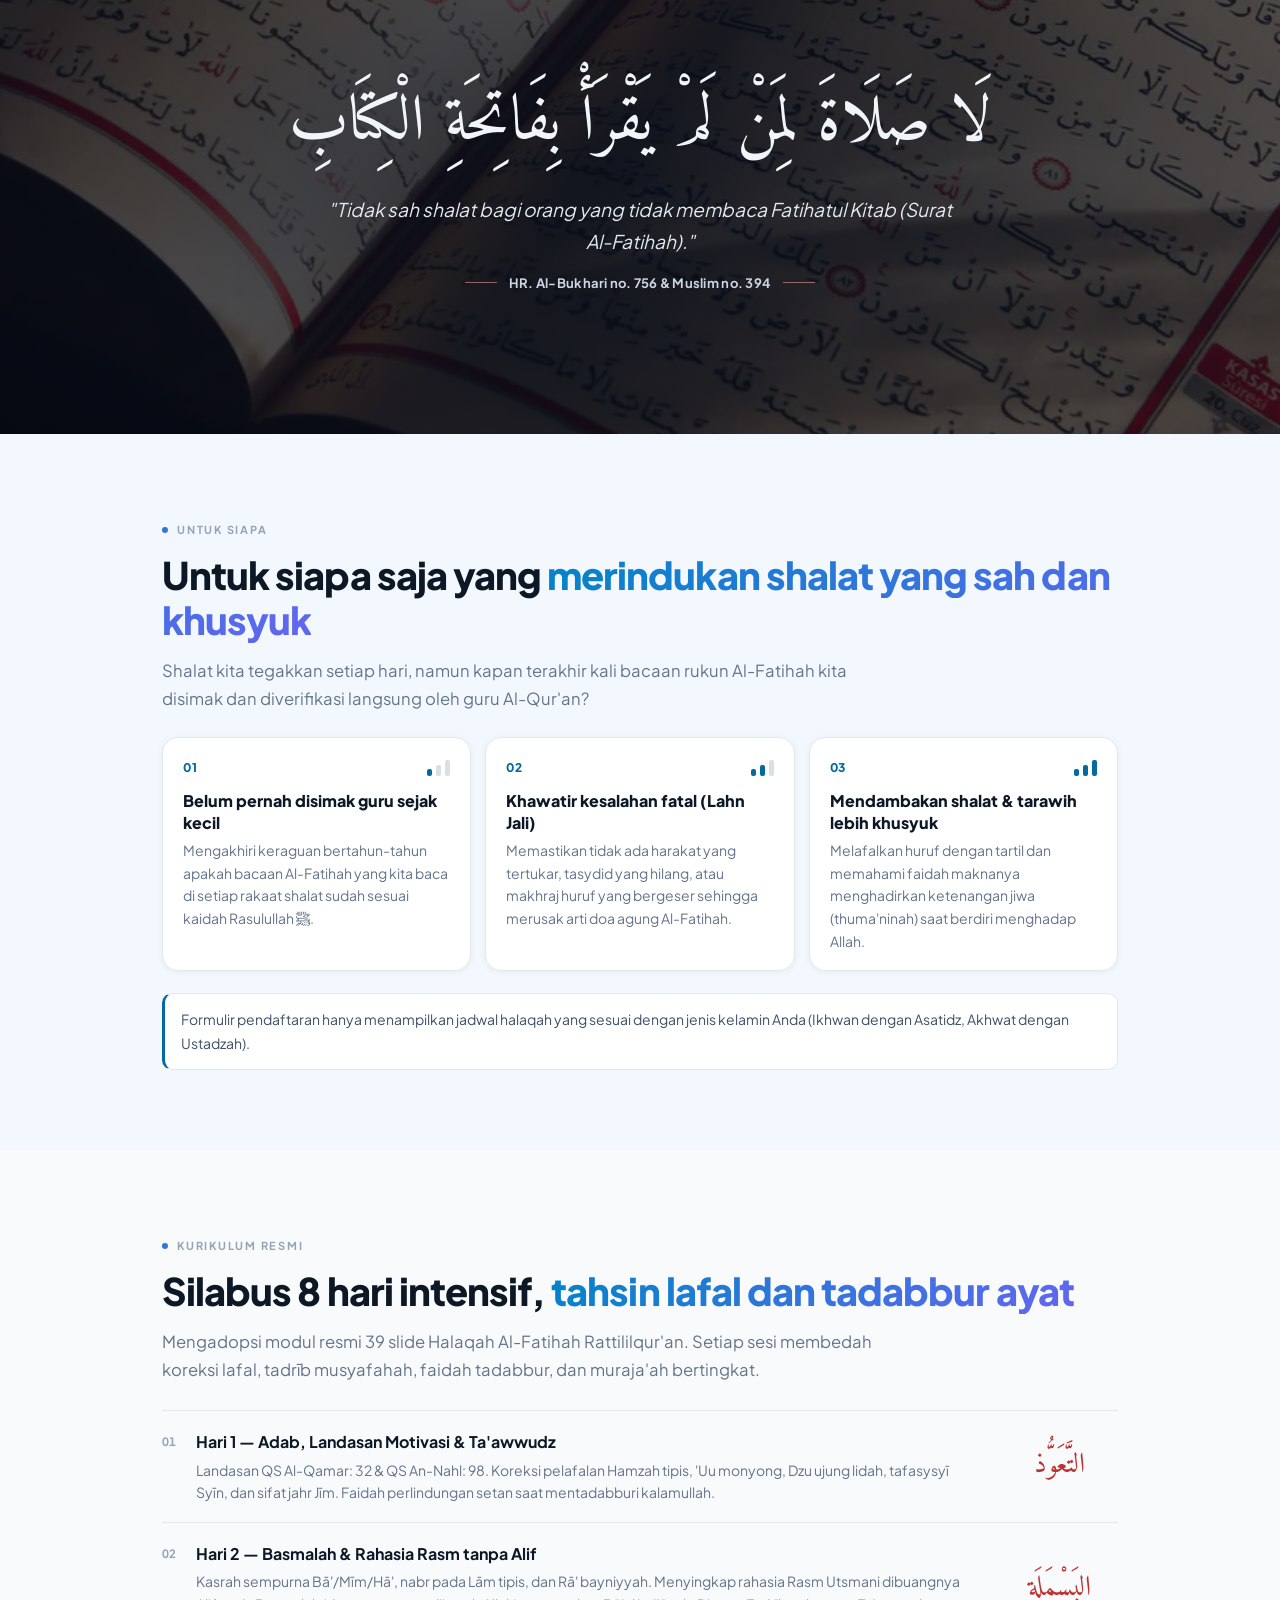
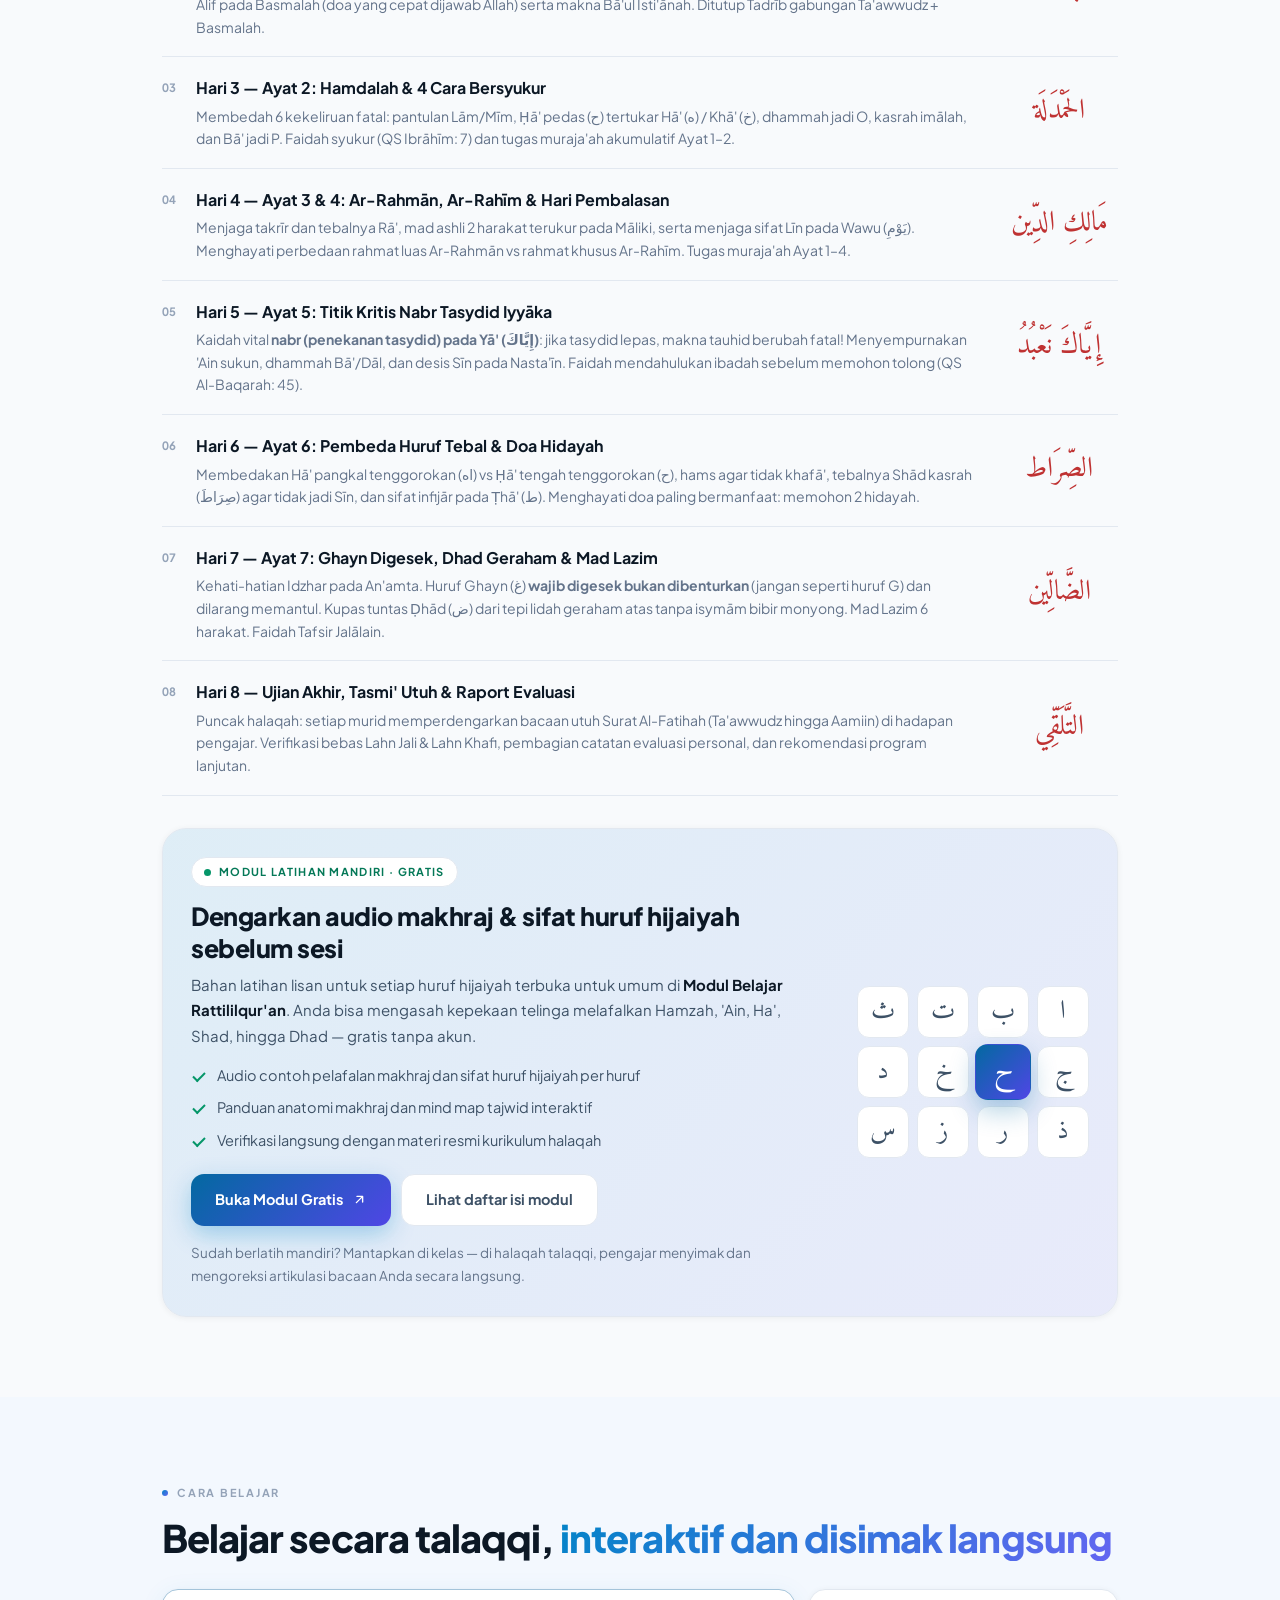
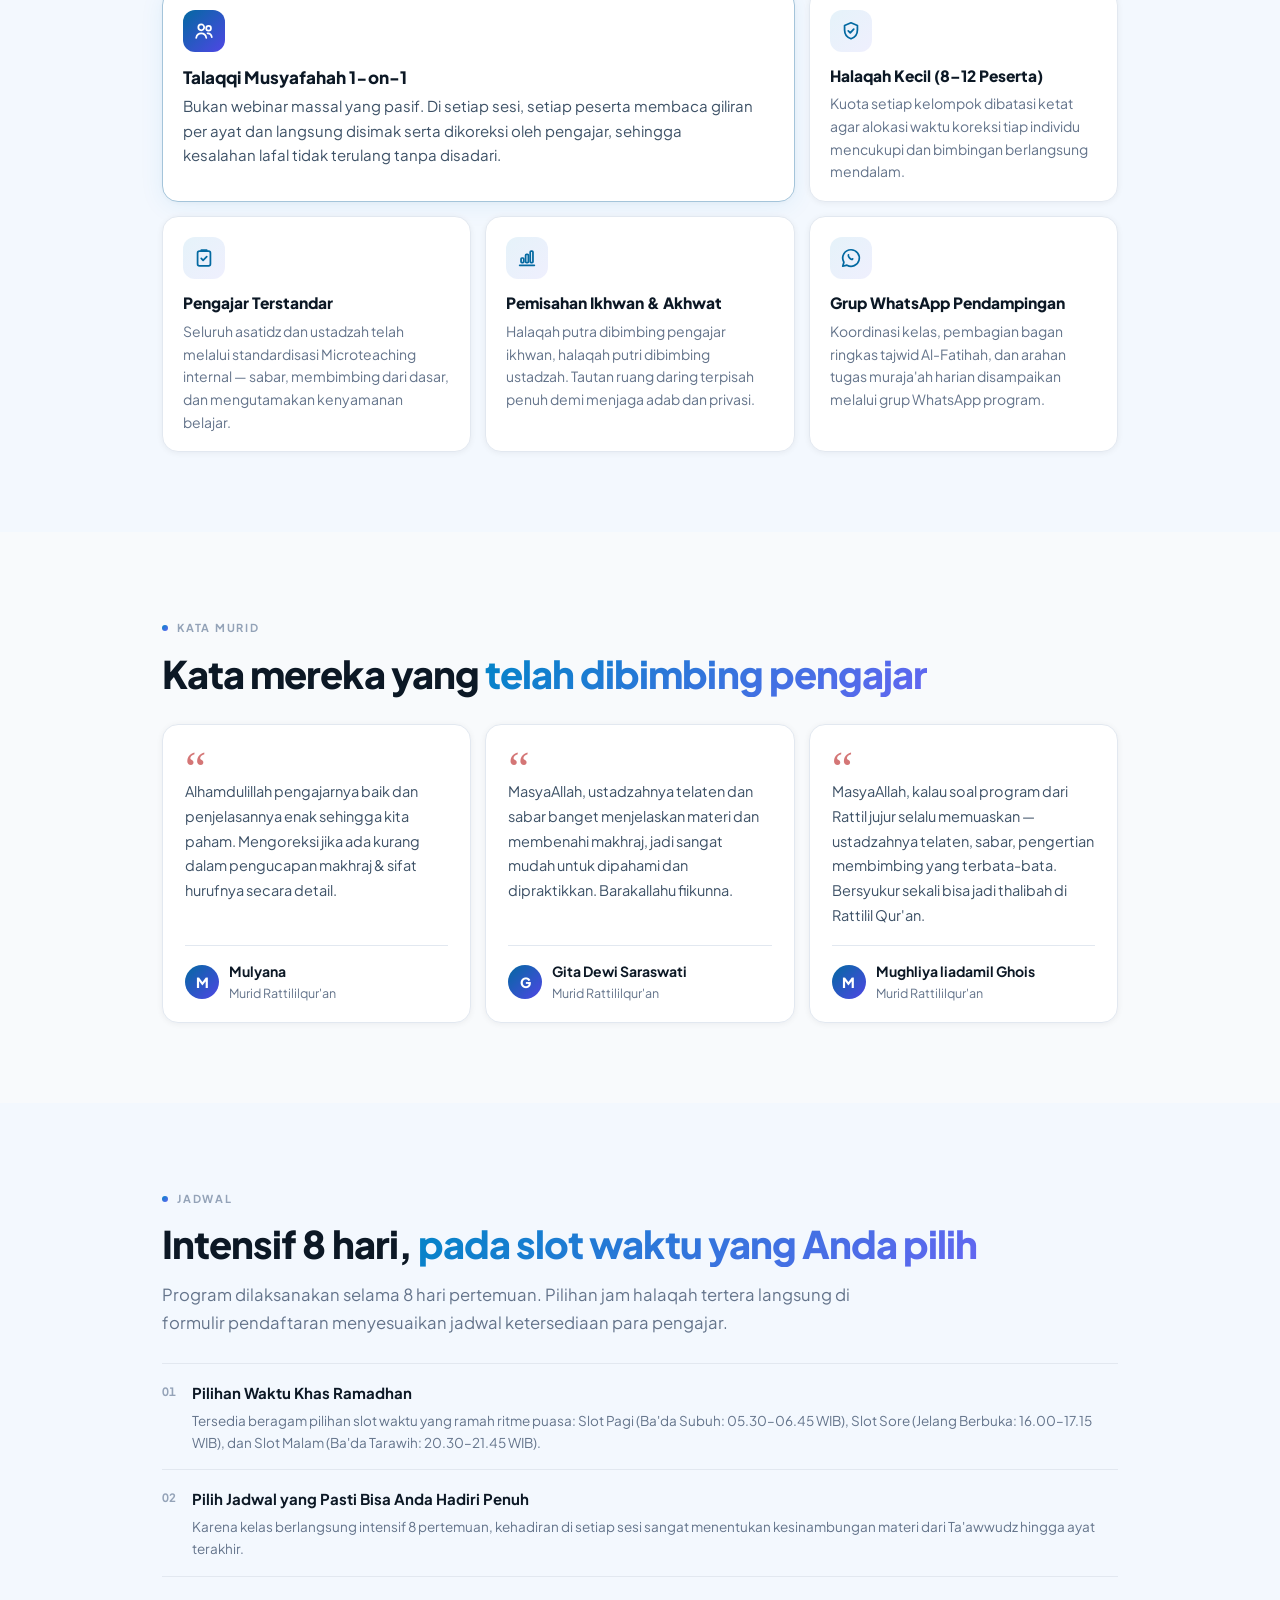
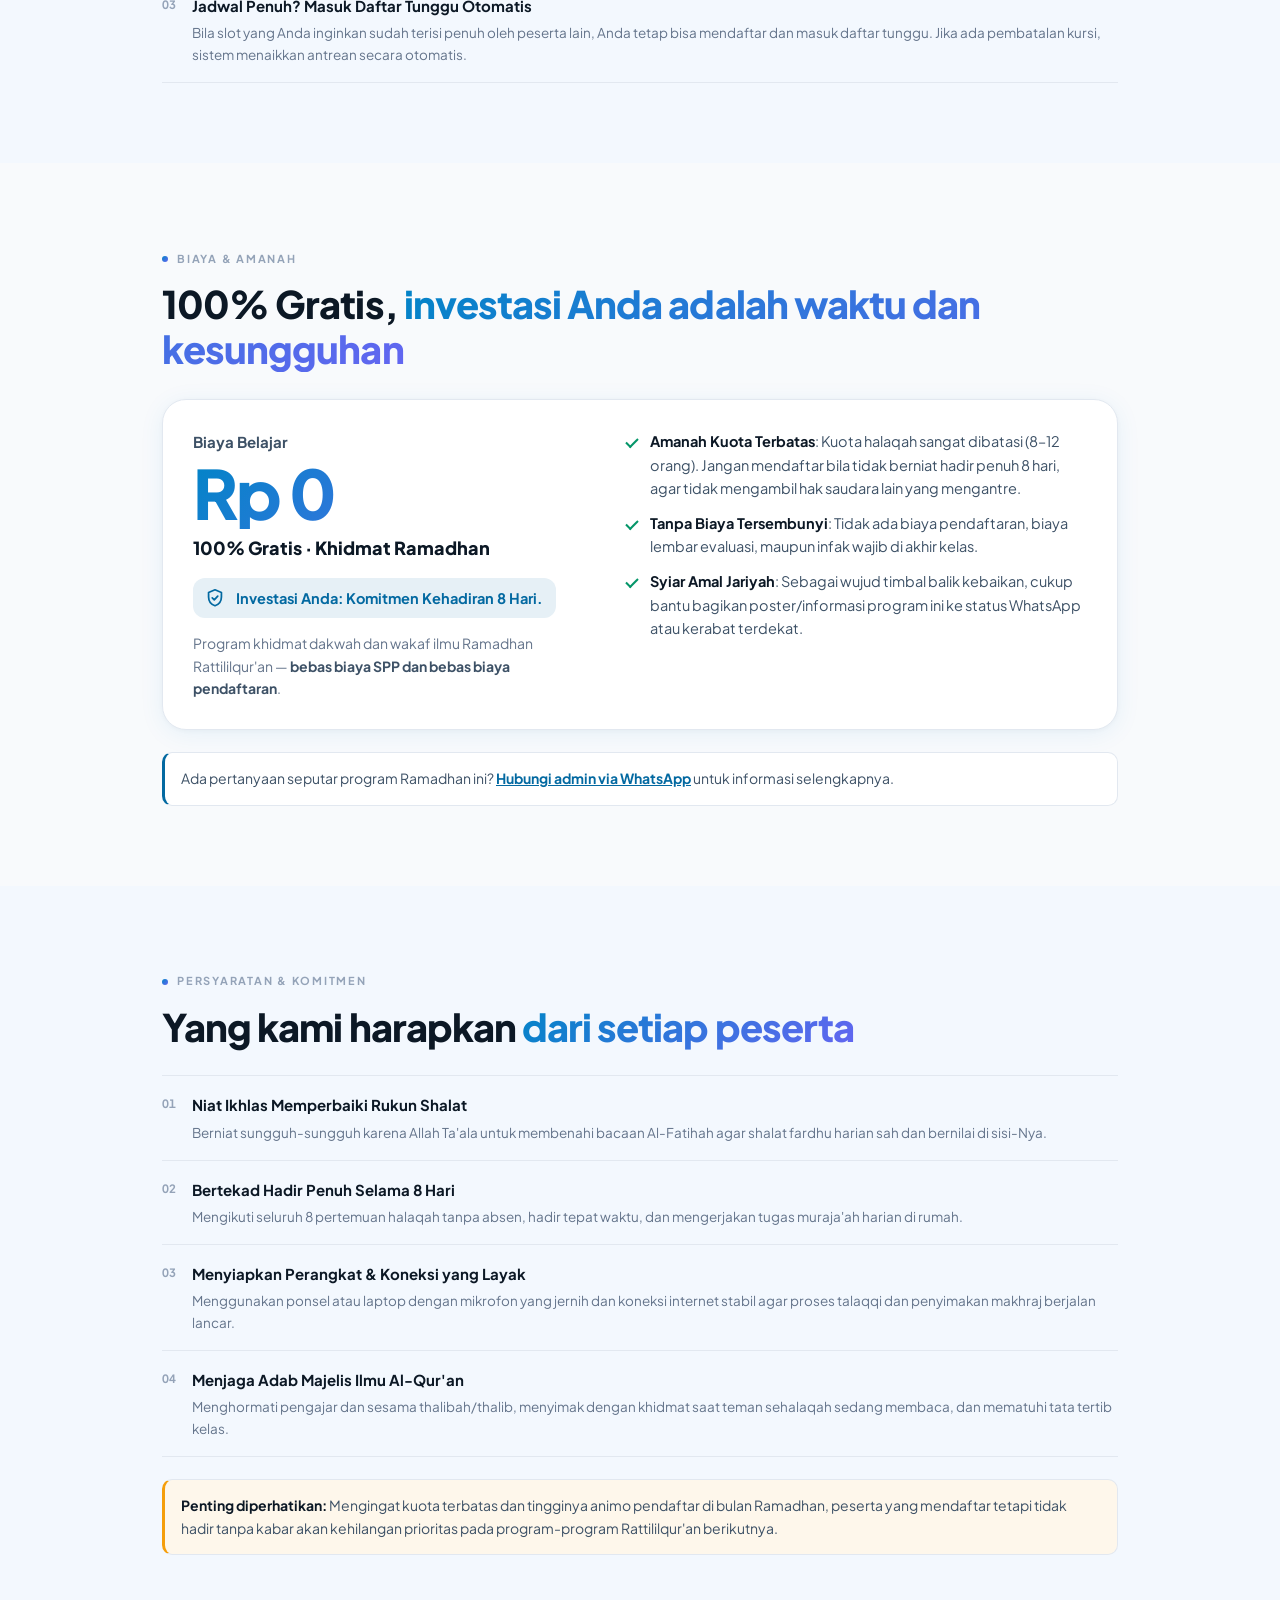
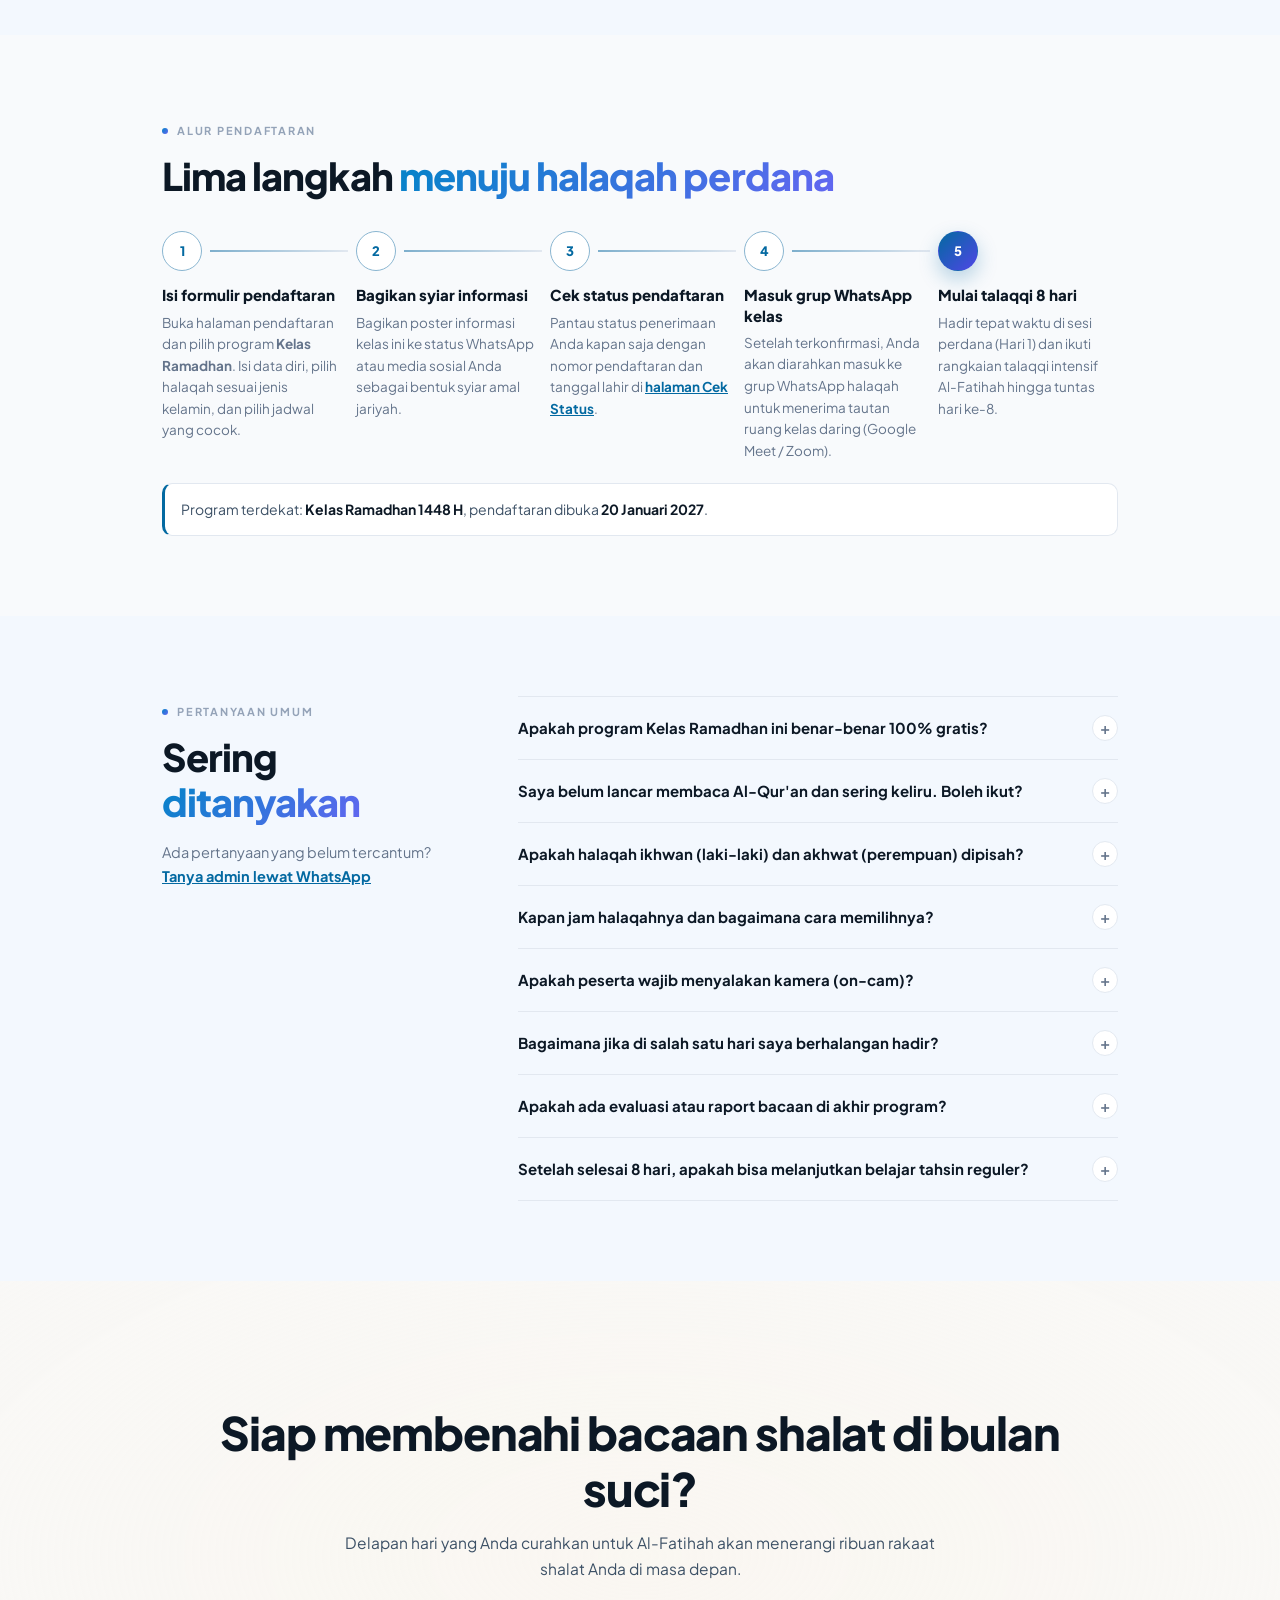
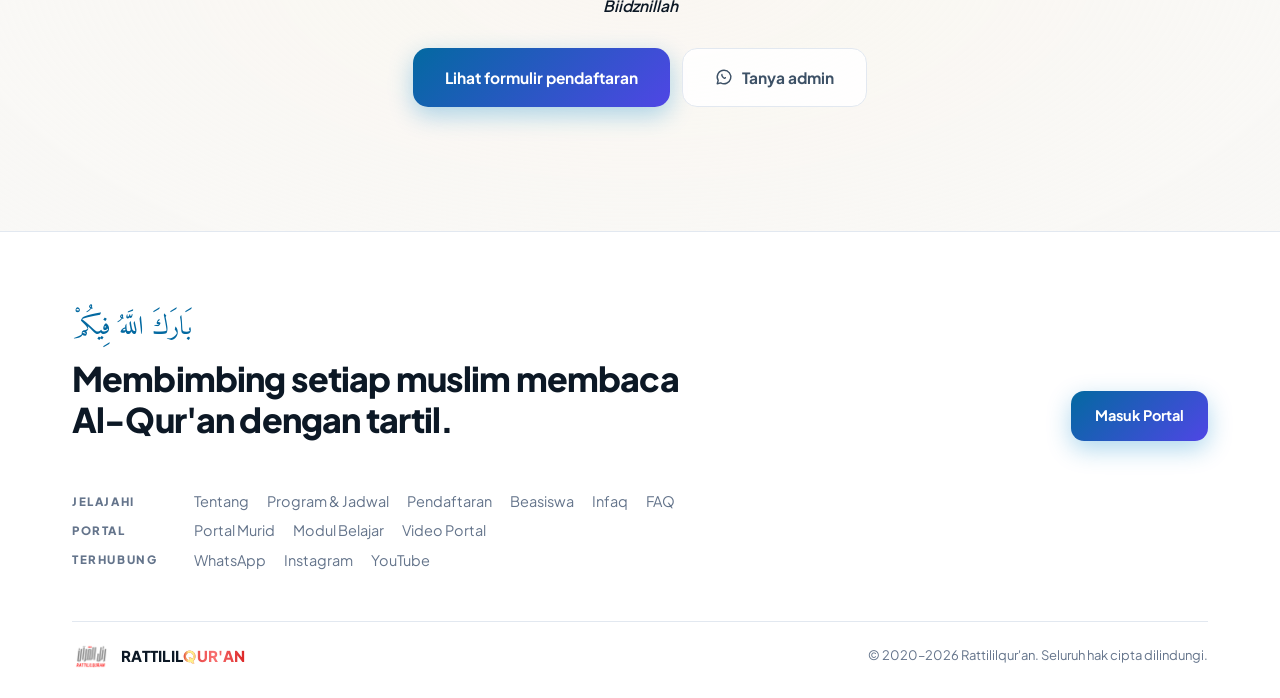
<file: programramadhan.html>
<!DOCTYPE html>
<html lang="id">
<head>
<script>
(function(){var t='system';try{t=localStorage.getItem('theme')||'system';}catch(e){}if(t==='dark'||(t==='system'&&window.matchMedia('(prefers-color-scheme: dark)').matches))document.documentElement.classList.add('theme-dark');})();
// Penanda JS aktif: animasi reveal hanya menyembunyikan konten bila skrip jalan.
document.documentElement.classList.add('js');
</script>
<meta charset="UTF-8"/>
<meta name="viewport" content="width=device-width, initial-scale=1.0, viewport-fit=cover"/>
<meta name="theme-color" content="#0d1f35"/>
<meta name="description" content="Program spesial Ramadhan: kelas intensif 8 hari belajar tahsin dan perbaikan surat Al-Fatihah secara talaqqi bersama pengajar terstandar. 100% gratis untuk ikhwan dan akhwat."/>
<link rel="canonical" href="https://rattililquran.com/programramadhan.html"/>
<meta property="og:title" content="Kelas Ramadhan: Luruskan Al-Fatihah, Terangi Ribuan Rakaat — Rattililqur'an"/>
<meta property="og:description" content="Program intensif 8 hari memperbaiki bacaan surat Al-Fatihah secara talaqqi bersama pengajar. 100% gratis, halaqah ikhwan &amp; akhwat terpisah."/>
<meta property="og:type" content="website"/>
<meta property="og:url" content="https://rattililquran.com/programramadhan.html"/>
<meta property="og:image" content="https://rattililquran.com/assets/images/og-ramadhan.jpg"/>
<meta property="og:image:width" content="1200"/>
<meta property="og:image:height" content="630"/>
<meta property="og:image:alt" content="Kartu Kelas Ramadhan Rattililqur'an: luruskan Al-Fatihah, terangi ribuan rakaat. Kelas intensif 8 hari, 100% gratis untuk ikhwan dan akhwat"/>
<meta property="og:image:type" content="image/jpeg"/>
<meta property="og:locale" content="id_ID"/>
<meta name="twitter:card" content="summary_large_image"/>
<meta name="twitter:title" content="Kelas Ramadhan: Luruskan Al-Fatihah, Terangi Ribuan Rakaat — Rattililqur'an"/>
<meta name="twitter:description" content="Program intensif 8 hari memperbaiki bacaan surat Al-Fatihah bersama pengajar. 100% gratis."/>
<meta name="twitter:image" content="https://rattililquran.com/assets/images/og-ramadhan.jpg"/>
<script type="application/ld+json">
{
  "@context": "https://schema.org",
  "@graph": [
    {
      "@type": "Course",
      "name": "Kelas Ramadhan: Luruskan Al-Fatihah, Terangi Ribuan Rakaat",
      "description": "Program intensif Ramadhan 8 hari belajar tahsin dan perbaikan bacaan Surat Al-Fatihah secara talaqqi bersama pengajar terstandar. 100% gratis untuk ikhwan dan akhwat.",
      "url": "https://rattililquran.com/programramadhan.html",
      "inLanguage": "id",
      "isAccessibleForFree": true,
      "offers": {
        "@type": "Offer",
        "price": "0",
        "priceCurrency": "IDR",
        "availability": "https://schema.org/InStock"
      },
      "educationalLevel": "Dasar & Perbaikan",
      "provider": {
        "@type": "EducationalOrganization",
        "@id": "https://rattililquran.com/#organization",
        "name": "Rattililqur'an",
        "url": "https://rattililquran.com/"
      }
    },
    {
      "@type": "BreadcrumbList",
      "itemListElement": [
        {
          "@type": "ListItem",
          "position": 1,
          "name": "Beranda",
          "item": "https://rattililquran.com/"
        },
        {
          "@type": "ListItem",
          "position": 2,
          "name": "Kelas Ramadhan",
          "item": "https://rattililquran.com/programramadhan.html"
        }
      ]
    }
  ]
}
</script>
<link rel="icon" type="image/x-icon" href="favicon.ico">
<link rel="icon" type="image/png" sizes="192x192" href="assets/icons/icon-192.png">
<link rel="apple-touch-icon" sizes="180x180" href="apple-touch-icon.png">
<title>Kelas Ramadhan: Luruskan Al-Fatihah, Terangi Ribuan Rakaat — Gratis | Rattililqur'an</title>
<link rel="stylesheet" href="assets/fonts.css">
<link rel="stylesheet" href="assets/portal-modul.css">
<style>
/* Hallmark · redesign · macrostructure: Long Document berlapis foto · tone: tenang, khidmat
 * anchor: biru-indigo (sistem situs) + merah tinta mushaf · font: Plus Jakarta Sans + Amiri */
/* ══ Komponen khusus halaman Tentang Program Ramadhan (sisanya dari portal-modul.css) ══ */

/* Token lokal halaman ini */
:root{
  --veil:248,250,252;          /* = --c-bg terang; selubung foto hero */
  --veil-gelap:7,14,28;        /* = --c-bg gelap; pita foto hadis di kedua tema */
  --veil-hangat:250,246,239;   /* krem hangat: selubung foto "Program" di tema terang */
  --c-merah:#b91c1c;           /* tinta merah mushaf & logo, untuk teks Arab hiasan */
  --c-band:color-mix(in srgb,var(--c-soft) 55%,var(--c-bg)); /* latar pita selang-seling */
  --btn-dalam:linear-gradient(135deg,#0369a1,#4f46e5);       /* gradien tombol yang lulus AA */
}
html.theme-dark{--veil:7,14,28;--veil-hangat:7,14,28;--c-merah:#f87171}
:root{--c-kopi:#92400e;--c-hijau:#047857}
html.theme-dark{--c-kopi:#fbbf24;--c-hijau:#34d399}

/* Jangkar (#materi, #jadwal, #biaya, #faq, …) tidak tertutup navbar yang menempel. */
html{scroll-padding-top:84px}

/* Jangan patahkan kata bertanda hubung di kolom sempit. */
.nw{white-space:nowrap}

/* ══ HERO berlatar foto "Program" (mushaf, tasbih, lentera) ══ */
.hero-band{position:relative;isolation:isolate;overflow:hidden}
.hero-bg{position:absolute;inset:0;z-index:-2;pointer-events:none}
.hero-bg img,.cta-bg img{filter:saturate(1.25) brightness(1.03)}
.hero-bg img{display:block;width:100%;height:100%;object-fit:cover;object-position:50% 82%}
.hero-band::after{content:'';position:absolute;inset:0;z-index:-1;pointer-events:none;background:
  linear-gradient(180deg,rgba(var(--veil),0) 74%,rgba(var(--veil),1) 100%),
  linear-gradient(90deg,rgba(var(--veil-hangat),.86) 0%,rgba(var(--veil-hangat),.78) 42%,rgba(var(--veil-hangat),.45) 72%,rgba(var(--veil-hangat),.2) 100%)}
html.theme-dark .hero-band::after{background:
  linear-gradient(180deg,rgba(var(--veil),0) 74%,rgba(var(--veil),1) 100%),
  linear-gradient(90deg,rgba(var(--veil),.93) 0%,rgba(var(--veil),.88) 42%,rgba(var(--veil),.72) 72%,rgba(var(--veil),.55) 100%)}
.hero-band .breadcrumb,.hero-band .breadcrumb a,.hero-band .breadcrumb span{color:var(--c-ink-micro)}
.hero-band .breadcrumb a:hover{color:var(--c-primary)}
.hero-band .breadcrumb{max-width:1000px;flex-wrap:wrap;row-gap:0}
.hero-band .breadcrumb>*{white-space:nowrap}
.hero{padding-top:36px;padding-bottom:72px}
.hero-band + .sec{padding-top:36px}
.hero h1{font-size:clamp(30px,5vw,60px);overflow-wrap:anywhere;letter-spacing:-.025em}
.hero .hero-lead{color:var(--c-ink-2);max-width:56ch}
.hero .hero-meta{color:var(--c-ink-2)}
.hero .hero-meta b{color:var(--c-ink)}
.hero-actions .btn-primary{background:var(--btn-dalam);box-shadow:0 10px 26px rgba(3,105,161,.3)}
.hero-actions .btn-primary:hover{box-shadow:0 14px 34px rgba(3,105,161,.36)}
.hero-ar{margin-top:10px;font-family:'Amiri',serif;font-size:clamp(26px,3vw,38px);line-height:1.5;color:var(--c-merah);direction:rtl;unicode-bidi:isolate;text-align:left}

/* Status pendaftaran di atas judul — diisi skrip dari tanggal di bawah. */
.status{display:inline-flex;align-items:center;gap:9px;margin-bottom:18px;padding:7px 14px;border:1px solid var(--c-line);border-radius:99px;background:color-mix(in srgb,var(--c-card) 84%,transparent);-webkit-backdrop-filter:blur(10px);backdrop-filter:blur(10px);box-shadow:var(--sh-sm);font-size:12.5px;font-weight:700;color:var(--c-ink-2);line-height:1.4}
.status::before{content:'';width:8px;height:8px;border-radius:50%;background:var(--c-ink-4);flex-shrink:0}
.status[data-fase="sebelum"]::before{background:#f59e0b;box-shadow:0 0 0 3px rgba(245,158,11,.18)}
.status[data-fase="buka"]::before{background:#10b981;box-shadow:0 0 0 3px rgba(16,185,129,.2)}

/* Hero dua kolom: teks + panel hitung mundur & angka */
.hero-grid{display:grid;grid-template-columns:minmax(0,1fr) 320px;gap:56px;align-items:center}
.hero-panel{border:1px solid var(--c-line);border-radius:var(--r-lg);background:color-mix(in srgb,var(--c-card) 90%,transparent);-webkit-backdrop-filter:blur(16px);backdrop-filter:blur(16px);box-shadow:var(--sh-lg);overflow:hidden}
.hp-atas{padding:22px 22px 20px;background:var(--grad-soft)}
.hp-label{font-family:var(--font-label);font-size:11px;font-weight:700;letter-spacing:.14em;text-transform:uppercase;color:var(--c-ink-3)}
.hp-cd{display:grid;grid-template-columns:repeat(4,minmax(0,1fr));gap:8px;margin-top:12px}
.hp-cd[hidden]{display:none}
.hp-cd div{display:flex;flex-direction:column;align-items:center;padding:11px 0 9px;border:1px solid var(--c-line);border-radius:12px;background:var(--c-card)}
.hp-cd b{font-size:26px;font-weight:800;line-height:1;letter-spacing:-.03em;font-variant-numeric:tabular-nums;color:var(--c-ink)}
.hp-cd div:last-child b{color:var(--c-primary)}
.hp-cd span{margin-top:6px;font-size:11px;font-weight:700;letter-spacing:.1em;text-transform:uppercase;color:var(--c-ink-3)}
.hp-tgl{margin-top:14px;font-size:14px;font-weight:800;color:var(--c-ink)}
.hp-note{margin-top:4px;font-size:13px;line-height:1.55;color:var(--c-ink-3)}
.hp-angka{display:grid;grid-template-columns:repeat(3,minmax(0,1fr));border-top:1px solid var(--c-line)}
.hp-angka div{padding:14px 6px 13px;text-align:center}
.hp-angka div+div{border-left:1px solid var(--c-line)}
.hp-angka b{display:block;font-size:20px;font-weight:800;letter-spacing:-.02em;line-height:1.1;color:var(--c-ink)}
.hp-angka span{display:block;margin-top:4px;font-size:11.5px;color:var(--c-ink-3)}

/* Lompat ke bagian */
.lompat{display:flex;flex-wrap:wrap;align-items:center;gap:8px;margin-top:40px;padding-top:20px;border-top:1px dashed var(--c-line)}
.lompat .k{font-family:var(--font-label);font-size:11px;font-weight:700;letter-spacing:.14em;text-transform:uppercase;color:var(--c-ink-micro);margin-right:4px}
.lompat a{padding:7px 14px;border:1px solid var(--c-line);border-radius:99px;background:color-mix(in srgb,var(--c-card) 84%,transparent);-webkit-backdrop-filter:blur(8px);backdrop-filter:blur(8px);font-size:13px;font-weight:700;color:var(--c-ink-2);text-decoration:none;transition:border-color var(--dur),color var(--dur)}
.lompat a:hover{border-color:var(--c-primary);color:var(--c-primary)}

@media(max-width:900px){
  .hero-grid{grid-template-columns:1fr;gap:30px}
  .hero-panel{max-width:440px}
  .hero-bg img{object-position:center 100%}
  .hero-band::after{background:linear-gradient(180deg,rgba(var(--veil-hangat),.88) 0%,rgba(var(--veil-hangat),.8) 46%,rgba(var(--veil-hangat),.42) 70%,rgba(var(--veil),.8) 86%,rgba(var(--veil),1) 100%)}
  html.theme-dark .hero-band::after{background:linear-gradient(180deg,rgba(var(--veil),.94) 0%,rgba(var(--veil),.88) 46%,rgba(var(--veil),.66) 74%,rgba(var(--veil),.82) 92%,rgba(var(--veil),1) 100%)}
  .hero{padding-bottom:56px}
}
@media(max-width:480px){.hero h1{font-size:clamp(28px,9vw,40px)}}

/* ══ Ritme halaman: pita selang-seling ══ */
main .sec{border-top:0;padding:80px 0}
.sec-band{background:var(--c-band)}
@media(max-width:640px){main .sec{padding:60px 0}}

/* Sekilas: petak spesifikasi */
.fakta{list-style:none;display:grid;grid-template-columns:repeat(3,minmax(0,1fr));gap:1px;margin-top:28px;border:1px solid var(--c-line);border-radius:var(--r-lg);background:var(--c-line);box-shadow:var(--sh);overflow:hidden}
.fakta li{padding:22px 24px 20px;background:var(--c-card)}
.fakta .k{display:block;font-family:var(--font-label);font-size:11px;font-weight:700;letter-spacing:.14em;text-transform:uppercase;color:var(--c-ink-4)}
.fakta .v{display:block;margin-top:10px;font-size:21px;font-weight:800;letter-spacing:-.02em;color:var(--c-ink);line-height:1.25}
.fakta .n{display:block;margin-top:6px;font-size:13.5px;color:var(--c-ink-3);line-height:1.55}
@media(max-width:820px){.fakta{grid-template-columns:repeat(2,minmax(0,1fr))}}
@media(max-width:480px){.fakta li{padding:15px 14px 14px}.fakta .v{font-size:16.5px;margin-top:8px}.fakta .n{font-size:14px}}

/* Pita hadis: foto mushaf, khidmat */
.ayat-band{position:relative;isolation:isolate;overflow:hidden;padding:clamp(88px,11vw,140px) 0;background:rgb(var(--veil-gelap));
  --c-ink:#f1f5f9;--c-ink-2:#e2e8f0;--c-ink-3:#cbd5e1;--c-merah:#fca5a5}
.ayat-bg{position:absolute;inset:0;z-index:-2;pointer-events:none}
.ayat-bg img{display:block;width:100%;height:100%;object-fit:cover;object-position:center 60%}
.ayat-band::after{content:'';position:absolute;inset:0;z-index:-1;pointer-events:none;background:radial-gradient(ellipse 70% 80% at 50% 50%,rgba(var(--veil-gelap),.86),rgba(var(--veil-gelap),.62))}
.hadis{margin:0 auto;text-align:center}
.hadis .ar{font-family:'Amiri',serif;font-size:clamp(34px,5.6vw,64px);line-height:1.7;direction:rtl;text-align:center;color:var(--c-ink)}
.hadis .terj{display:block;max-width:46ch;margin:14px auto 0;font-size:clamp(16px,1.6vw,19px);line-height:1.7;color:var(--c-ink-2);font-style:italic}
.hadis .sumber{display:flex;align-items:center;justify-content:center;gap:12px;margin-top:14px;font-size:13px;font-style:normal;font-weight:700;letter-spacing:.02em;color:var(--c-ink-3)}
.hadis .sumber::before,.hadis .sumber::after{content:'';width:32px;height:1px;background:var(--c-merah);opacity:.55}

/* Untuk siapa: tiga kartu */
.titik{list-style:none;display:grid;grid-template-columns:repeat(3,minmax(0,1fr));gap:14px;margin-top:24px}
.titik li{padding:20px 20px 18px;border:1px solid var(--c-line);border-radius:var(--r);background:var(--c-card);box-shadow:var(--sh-sm)}
.titik .atas{display:flex;align-items:center;justify-content:space-between}
.titik .no{font-family:var(--font-label);font-size:12px;font-weight:800;letter-spacing:.06em;color:var(--c-primary)}
.tingkat{display:flex;align-items:flex-end;gap:4px;height:16px}
.tingkat i{width:5px;border-radius:2px;background:color-mix(in srgb,var(--c-ink-4) 35%,transparent)}
.tingkat i:nth-child(1){height:7px}
.tingkat i:nth-child(2){height:11px}
.tingkat i:nth-child(3){height:16px}
.tingkat[data-n="1"] i:nth-child(-n+1),.tingkat[data-n="2"] i:nth-child(-n+2),.tingkat[data-n="3"] i{background:var(--c-primary)}
.titik .t{display:block;margin-top:12px;font-size:16px;font-weight:800;line-height:1.35;color:var(--c-ink)}
.titik .d{display:block;margin-top:6px;font-size:14px;line-height:1.62;color:var(--c-ink-3)}
@media(max-width:760px){.titik{grid-template-columns:1fr;gap:10px}.titik .d{font-size:14.5px}}

/* Catatan di bawah daftar */
.catatan{margin-top:22px;padding:14px 16px;border:1px solid var(--c-line);border-left:3px solid var(--c-primary);border-radius:var(--r-sm);background:var(--c-card);font-size:14px;color:var(--c-ink-2);line-height:1.65}
.catatan a{color:var(--c-primary);font-weight:700}
.catatan.peringatan{border-left-color:#f59e0b;background:color-mix(in srgb,#f59e0b 8%,var(--c-card))}
.catatan b{color:var(--c-ink)}

/* Tautan di dalam deskripsi ledger */
.ledger .d a{color:var(--c-primary);font-weight:700}

/* Materi: setiap baris membawa istilahnya dalam aksara Arab */
.ledger.materi li{grid-template-columns:auto minmax(0,1fr) auto;align-items:center;gap:20px;padding:18px 0}
.ledger.materi .no{align-self:start;padding-top:4px}
.ledger.materi .t{font-size:16px}
.ledger.materi .d{font-size:14px}
.materi .ar{min-width:4.2em;font-family:'Amiri',serif;font-size:clamp(22px,2.4vw,28px);line-height:1.3;color:var(--c-merah);opacity:.9;direction:rtl;text-align:center}
@media(max-width:560px){
  .ledger.materi li{gap:12px;align-items:start}
  .materi .ar{min-width:0;font-size:21px;padding-top:2px}
}

/* Kartu modul gratis */
.coba{display:grid;grid-template-columns:minmax(0,1fr) auto;gap:32px;align-items:center;margin-top:32px;padding:28px;border:1px solid var(--c-line);border-radius:var(--r-lg);background:var(--grad-soft);box-shadow:var(--sh-sm)}
.coba-label{display:inline-flex;align-items:center;gap:8px;padding:5px 12px;border-radius:99px;background:var(--c-card);border:1px solid var(--c-line);font-family:var(--font-label);font-size:11px;font-weight:700;letter-spacing:.12em;text-transform:uppercase;color:#047857}
html.theme-dark .coba-label{color:var(--c-accent)}
.coba-label::before{content:'';width:7px;height:7px;border-radius:50%;background:var(--c-accent)}
.coba h3{margin-top:14px;font-size:clamp(20px,2.2vw,25px);font-weight:800;letter-spacing:-.02em;line-height:1.25;color:var(--c-ink)}
.coba-isi>p{margin-top:8px;font-size:15px;line-height:1.7;color:var(--c-ink-2)}
.coba-isi>p b{color:var(--c-ink)}
.coba-poin{list-style:none;display:flex;flex-direction:column;gap:9px;margin-top:16px}
.coba-poin li{position:relative;padding-left:26px;font-size:14.5px;line-height:1.6;color:var(--c-ink-2)}
.coba-poin li::before{content:'';position:absolute;left:2px;top:.55em;width:12px;height:7px;border-left:2.5px solid var(--c-accent);border-bottom:2.5px solid var(--c-accent);transform:rotate(-45deg)}
.coba-aksi{display:flex;flex-wrap:wrap;gap:10px;margin-top:22px}
.coba-aksi .btn-primary{background:var(--btn-dalam)}
.coba-aksi .btn-primary:hover{box-shadow:0 14px 34px rgba(3,105,161,.34)}
.coba-aksi svg{width:15px;height:15px}
.coba-jembatan{margin-top:16px !important;font-size:13.5px !important;color:var(--c-ink-3) !important}
.coba-huruf{display:grid;grid-template-columns:repeat(4,52px);gap:8px;direction:rtl}
.coba-huruf span{display:flex;align-items:center;justify-content:center;height:52px;border:1px solid var(--c-line);border-radius:12px;background:var(--c-card);font-family:'Amiri',serif;font-size:26px;line-height:1;color:var(--c-ink-2)}
.coba-huruf span.aktif{background:var(--btn-dalam);border-color:transparent;color:#fff;box-shadow:0 10px 24px rgba(3,105,161,.3);transform:scale(1.08)}
@media(max-width:820px){.coba-huruf{grid-template-columns:repeat(3,46px)}.coba-huruf span{height:46px;font-size:23px}.coba-huruf span:nth-child(n+10){display:none}}
@media(max-width:640px){.coba{grid-template-columns:1fr;padding:22px}.coba-huruf{display:none}.coba-aksi .btn{flex:1 1 auto}}

/* Cara belajar: kartu berikon */
.fitur{list-style:none;display:grid;grid-template-columns:repeat(3,minmax(0,1fr));gap:14px;margin-top:28px}
.fitur li{padding:20px 20px 18px;border:1px solid var(--c-line);border-radius:var(--r);background:var(--c-card);box-shadow:var(--sh-sm)}
.fitur li.utama{grid-column:span 2;border-color:color-mix(in srgb,var(--c-primary) 28%,var(--c-line));box-shadow:var(--sh)}
.fitur .ik{display:flex;align-items:center;justify-content:center;width:42px;height:42px;border-radius:12px;background:var(--grad-soft);color:var(--c-primary)}
.fitur li.utama .ik{background:var(--btn-dalam);color:#fff}
.fitur .ik svg{width:22px;height:22px}
.fitur .t{display:block;margin-top:14px;font-size:15.5px;font-weight:800;line-height:1.35;color:var(--c-ink)}
.fitur .d{display:block;margin-top:6px;font-size:14px;line-height:1.62;color:var(--c-ink-3)}
.fitur li.utama .t{font-size:17px}
.fitur li.utama .d{font-size:15px;color:var(--c-ink-2);max-width:52ch}
.fitur .d a{color:var(--c-primary);font-weight:700}
@media(max-width:820px){.fitur{grid-template-columns:repeat(2,minmax(0,1fr))}}
@media(max-width:560px){
  .fitur{grid-template-columns:1fr;gap:10px}
  .fitur li,.fitur li.utama{grid-column:auto;display:grid;grid-template-columns:auto minmax(0,1fr);column-gap:14px;padding:16px}
  .fitur .ik{grid-row:span 2;width:40px;height:40px}
  .fitur .t,.fitur li.utama .t{margin-top:0;font-size:15.5px}
  .fitur .d,.fitur li.utama .d{font-size:14.5px}
}

/* Testimoni */
.testi{display:grid;grid-template-columns:repeat(3,minmax(0,1fr));gap:14px;margin-top:28px}
.testi figure{display:flex;flex-direction:column;margin:0;padding:20px 22px 18px;border:1px solid var(--c-line);border-radius:var(--r);background:var(--c-card);box-shadow:var(--sh-sm)}
.testi figure::before{content:'\201C';display:block;height:24px;font-family:Georgia,serif;font-size:48px;line-height:1;color:var(--c-merah);opacity:.6}
.testi blockquote{flex:1;margin-top:10px;font-size:14.5px;line-height:1.7;color:var(--c-ink-2)}
.testi figcaption{display:flex;align-items:center;gap:10px;margin-top:18px;padding-top:14px;border-top:1px solid var(--c-line)}
.testi .av{display:flex;align-items:center;justify-content:center;flex-shrink:0;width:34px;height:34px;border-radius:50%;background:var(--btn-dalam);color:#fff;font-size:14px;font-weight:800}
.testi figcaption b{display:block;font-size:14px;color:var(--c-ink)}
.testi figcaption span{display:block;font-size:12.5px;color:var(--c-ink-3)}
@media(max-width:820px){
  .testi{display:flex;gap:12px;overflow-x:auto;scroll-snap-type:x mandatory;scroll-padding-inline:22px;margin:26px -22px 0;padding:2px 22px 12px;scrollbar-width:none}
  .testi::-webkit-scrollbar{display:none}
  .testi figure{flex:0 0 min(84%,340px);scroll-snap-align:start}
}
.testi-geser{display:none;margin-top:6px;font-size:13px;color:var(--c-ink-3)}
@media(max-width:820px){.testi-geser{display:block}}

/* Biaya: penegasan 100% Gratis & Kursi Amanah */
.biaya{display:grid;grid-template-columns:minmax(0,1fr) minmax(0,1.15fr);gap:28px;margin-top:28px;padding:30px;border:1px solid var(--c-line);border-radius:var(--r-lg);background:var(--c-card);box-shadow:var(--sh)}
.biaya-hanya{font-size:15px;font-weight:700;color:var(--c-ink-2)}
.biaya-angka{margin-top:2px;font-size:clamp(46px,6vw,68px);font-weight:800;letter-spacing:-.035em;line-height:1.05;background-image:var(--grad);-webkit-background-clip:text;background-clip:text;-webkit-text-fill-color:transparent}
html.theme-dark .biaya-angka{background-image:linear-gradient(135deg,#38bdf8,#818cf8)}
.biaya-per{margin-top:4px;font-size:18px;font-weight:800;color:var(--c-ink)}
.biaya-kopi{display:inline-flex;align-items:center;gap:10px;margin-top:16px;padding:9px 14px 9px 11px;border-radius:12px;background:color-mix(in srgb,var(--c-primary) 10%,var(--c-card));font-size:14.5px;font-weight:700;line-height:1.4;color:var(--c-primary)}
.biaya-kopi svg{width:22px;height:22px;flex-shrink:0}
.biaya-setara{margin-top:14px;font-size:14px;line-height:1.6;color:var(--c-ink-3)}
.biaya-setara b{color:var(--c-ink-2)}
.biaya-poin{list-style:none;display:flex;flex-direction:column;gap:12px}
.biaya-poin li{position:relative;padding-left:26px;font-size:14.5px;color:var(--c-ink-2);line-height:1.6}
.biaya-poin li::before{content:'';position:absolute;left:2px;top:.55em;width:12px;height:7px;border-left:2.5px solid var(--c-accent);border-bottom:2.5px solid var(--c-accent);transform:rotate(-45deg)}
.biaya-poin li b{color:var(--c-ink)}
.biaya a{color:var(--c-primary);font-weight:700}
@media(max-width:700px){.biaya{grid-template-columns:1fr;gap:20px;padding:22px}}

/* Alur pendaftaran: langkah bersambung */
.langkah{list-style:none;display:grid;grid-template-columns:repeat(5,minmax(0,1fr));gap:14px;margin-top:32px}
.langkah li{position:relative}
.langkah li::after{content:'';position:absolute;top:19px;left:48px;right:-6px;height:2px;background:linear-gradient(90deg,color-mix(in srgb,var(--c-primary) 45%,var(--c-line)),var(--c-line))}
.langkah li:last-child::after{display:none}
.langkah .bul{position:relative;display:flex;align-items:center;justify-content:center;width:40px;height:40px;border:1.5px solid color-mix(in srgb,var(--c-primary) 40%,var(--c-line));border-radius:50%;background:var(--c-card);font-family:var(--font-label);font-size:13px;font-weight:800;color:var(--c-primary)}
.langkah li:last-child .bul{border-color:transparent;background:var(--btn-dalam);color:#fff;box-shadow:0 8px 20px rgba(3,105,161,.28)}
.langkah .t{display:block;margin-top:14px;font-size:15px;font-weight:800;line-height:1.35;color:var(--c-ink)}
.langkah .d{display:block;margin-top:6px;font-size:13.5px;line-height:1.6;color:var(--c-ink-3)}
.langkah .d a{color:var(--c-primary);font-weight:700}
@media(max-width:820px){
  .langkah{grid-template-columns:1fr;gap:0}
  .langkah li{display:grid;grid-template-columns:40px minmax(0,1fr);column-gap:16px;padding-bottom:22px}
  .langkah li:last-child{padding-bottom:0}
  .langkah li::after{top:46px;bottom:6px;left:19px;right:auto;width:2px;height:auto;background:var(--c-line)}
  .langkah .bul{grid-row:span 2}
  .langkah .t{margin-top:9px}
  .langkah .d{font-size:14.5px}
}

/* FAQ */
.faq-grid{display:grid;grid-template-columns:minmax(0,300px) minmax(0,1fr);gap:56px;align-items:start}
.faq-kepala{position:sticky;top:104px}
.faq-lain{margin-top:16px;font-size:14.5px;line-height:1.65;color:var(--c-ink-3)}
.faq-lain a{color:var(--c-primary);font-weight:700}
.faq{border-top:1px solid var(--c-line)}
.faq details{border-bottom:1px solid var(--c-line)}
.faq summary{display:flex;align-items:center;justify-content:space-between;gap:16px;padding:18px 0;font-size:15px;font-weight:700;color:var(--c-ink);cursor:pointer;list-style:none;transition:color var(--dur-fast)}
.faq summary:hover{color:var(--c-primary)}
.faq summary::-webkit-details-marker{display:none}
.faq summary::after{content:'+';flex-shrink:0;width:26px;height:26px;border:1px solid var(--c-line);border-radius:50%;background:var(--c-card);display:flex;align-items:center;justify-content:center;font-size:16px;font-weight:600;color:var(--c-ink-3);transition:transform var(--dur) var(--ease-spring)}
.faq details[open] summary::after{transform:rotate(45deg);color:var(--c-primary)}
.faq .a{padding:0 0 18px;font-size:14.5px;color:var(--c-ink-3);line-height:1.7;max-width:70ch}
.faq .a a{color:var(--c-primary);font-weight:700}
@media(max-width:860px){
  .faq-grid{display:flex;flex-direction:column;gap:0}
  .faq-kepala{display:contents}
  .faq-grid .faq{order:1;align-self:stretch;margin-top:26px}
  .faq-lain{order:2;margin-top:20px}
}

/* Ajakan penutup */
.cta.cta-foto{position:relative;isolation:isolate;overflow:hidden;border-top:0;padding:clamp(80px,10vw,124px) 0}
.cta-bg{position:absolute;inset:0;z-index:-2;pointer-events:none}
.cta-bg img{display:block;width:100%;height:100%;object-fit:cover;object-position:center 78%}
.cta-foto::after{content:'';position:absolute;inset:0;z-index:-1;pointer-events:none;background:
  radial-gradient(ellipse 70% 80% at 50% 50%,rgba(var(--veil-hangat),.86),rgba(var(--veil-hangat),.4))}
html.theme-dark .cta-foto::after{background:
  radial-gradient(ellipse 70% 80% at 50% 50%,rgba(var(--veil),.9),rgba(var(--veil),.7))}
.cta-foto h2{font-size:clamp(28px,3.8vw,46px)}
.cta-foto p{color:var(--c-ink-2)}
.cta-foto .lead-em{color:var(--c-ink)}
.cta-foto .btn-primary{background:var(--btn-dalam)}
.cta-foto .btn-ghost{background:color-mix(in srgb,var(--c-card) 86%,transparent);-webkit-backdrop-filter:blur(8px);backdrop-filter:blur(8px)}

/* Tombol daftar yang menempel di bawah layar (HP & tablet) */
.cta-lekat{display:none}
@media(max-width:820px){
  .cta-lekat{position:fixed;left:0;right:0;bottom:0;z-index:55;display:flex;align-items:center;justify-content:space-between;gap:12px;padding:10px 16px calc(10px + env(safe-area-inset-bottom));background:color-mix(in srgb,var(--c-card) 94%,transparent);backdrop-filter:blur(12px);-webkit-backdrop-filter:blur(12px);border-top:1px solid var(--c-line);box-shadow:0 -8px 24px rgba(12,24,37,.08);transform:translateY(110%);visibility:hidden;transition:transform .3s var(--ease-spring),visibility .3s}
  .cta-lekat.tampil{transform:none;visibility:visible}
  .cta-lekat b{display:block;font-size:14px;line-height:1.3;color:var(--c-ink)}
  .cta-lekat span{display:block;font-size:12.5px;color:var(--c-ink-3)}
  .cta-lekat .btn{flex-shrink:0;padding:11px 18px;font-size:14px;background:var(--btn-dalam)}
}

@media(max-width:640px){
  .fakta .k{font-size:12px;color:var(--c-ink-micro)}
  .catatan,.faq .a{font-size:15px}
  .faq summary{min-height:44px}
  .hp-label,.lompat .k{color:var(--c-ink-micro)}
  .lompat a{padding:9px 14px}
  .hp-label,.coba-label,.lompat .k{font-size:11.5px}
  .hp-note,.coba-jembatan{font-size:14px !important}
  .status{font-size:13px}
}
</style>
<noscript><style>[data-reveal]{opacity:1!important;transform:none!important;animation:none!important}</style></noscript>
</head>
<body>

<!-- ══ SPRITE IKON ══ -->
<svg width="0" height="0" style="position:absolute" aria-hidden="true" focusable="false">
  <symbol id="i-sun" viewBox="0 0 24 24" fill="none" stroke="currentColor" stroke-width="2" stroke-linecap="round" stroke-linejoin="round"><circle cx="12" cy="12" r="4"/><path d="M12 2v2M12 20v2M4.9 4.9l1.4 1.4M17.7 17.7l1.4 1.4M2 12h2M20 12h2M4.9 19.1l1.4-1.4M17.7 6.3l1.4-1.4"/></symbol>
  <symbol id="i-moon" viewBox="0 0 24 24" fill="none" stroke="currentColor" stroke-width="2" stroke-linecap="round" stroke-linejoin="round"><path d="M21 12.8A9 9 0 1 1 11.2 3a7 7 0 0 0 9.8 9.8z"/></symbol>
  <symbol id="i-halaqah" viewBox="0 0 24 24" fill="none" stroke="currentColor" stroke-width="1.9" stroke-linecap="round" stroke-linejoin="round"><circle cx="9" cy="8" r="3.2"/><path d="M3.5 19.5c.6-3 2.8-4.8 5.5-4.8s4.9 1.8 5.5 4.8"/><circle cx="17" cy="9" r="2.6"/><path d="M15.8 14.5c2.3-.2 4.2 1.4 4.7 4.2"/></symbol>
  <symbol id="i-lencana" viewBox="0 0 24 24" fill="none" stroke="currentColor" stroke-width="1.9" stroke-linecap="round" stroke-linejoin="round"><path d="M12 3l7 3v5c0 4.4-3 8.2-7 9.5-4-1.3-7-5.1-7-9.5V6l7-3z"/><path d="M9 11.8l2.2 2.2 3.8-4"/></symbol>
  <symbol id="i-grafik" viewBox="0 0 24 24" fill="none" stroke="currentColor" stroke-width="1.9" stroke-linecap="round" stroke-linejoin="round"><path d="M4 20h16"/><rect x="5.5" y="12" width="3" height="5" rx="1"/><rect x="10.5" y="8" width="3" height="9" rx="1"/><rect x="15.5" y="4.5" width="3" height="12.5" rx="1"/></symbol>
  <symbol id="i-ujian" viewBox="0 0 24 24" fill="none" stroke="currentColor" stroke-width="1.9" stroke-linecap="round" stroke-linejoin="round"><rect x="5" y="4.5" width="14" height="16" rx="2"/><path d="M9 4.5v-1h6v1"/><path d="M9 12.5l2 2 4-4"/></symbol>
  <symbol id="i-keluar" viewBox="0 0 24 24" fill="none" stroke="currentColor" stroke-width="2.2" stroke-linecap="round" stroke-linejoin="round"><path d="M7 17 17 7M8 7h9v9"/></symbol>
  <symbol id="i-whatsapp" viewBox="0 0 24 24" fill="none" stroke="currentColor" stroke-width="1.9" stroke-linecap="round" stroke-linejoin="round"><path d="M12 3a9 9 0 0 0-7.75 13.58L3 21l4.57-1.21A9 9 0 1 0 12 3z"/><path d="M9.2 8.6c-.35.7.05 1.8.8 2.9.75 1.1 1.85 1.95 2.6 2.1.5.1.95-.15 1.2-.7"/></symbol>
</svg>

<!-- ══ NAVBAR ══ -->
<nav class="nav">
  <div class="nav-inner">
    <a href="/" class="nav-brand">
      <picture><source type="image/webp" srcset="assets/images/logo-abu-160.webp 160w, assets/images/logo-abu-512.webp 512w" sizes="52px"><img src="assets/images/logo-abu.png" alt="Rattililqur'an" onerror="this.style.display='none'"></picture>
      <span>RATTILIL<span class="brand-accent kilat"><span class="kilat-teks">QUR'AN</span><span class="kilat-pita" aria-hidden="true" data-kilat="QUR'AN"></span></span></span>
    </a>
    <button class="nav-toggle" id="navToggle" aria-label="Menu" aria-controls="navLinks" aria-expanded="false"><span></span><span></span><span></span></button>
    <div class="nav-links" id="navLinks">
      <a href="/#tentang"     class="nav-link">Tentang</a>
      <a href="/#program"     class="nav-link active">Program &amp; Jadwal</a>
      <a href="/#pendaftaran" class="nav-link">Pendaftaran</a>
      <a href="beasiswa.html" class="nav-link">Beasiswa</a>
      <a href="/#faq"         class="nav-link">FAQ</a>
      <a href="/#kontak"      class="nav-link">Kontak</a>
      <a href="portal.html" class="nav-link" data-nav="portal">Portal</a>
      <a href="modul.html"  class="nav-link" data-nav="modul">Modul</a>
      <a href="infaq.html"  class="nav-link" data-nav="infaq">Infaq</a>
      <a href="https://portal.rattililquran.com/" class="btn btn-primary nav-cta nav-cta-mobile" style="padding:10px 20px;font-size:13.5px">Masuk Portal</a>
    </div>
    <div class="nav-actions">
      <a href="https://portal.rattililquran.com/" class="btn btn-primary nav-cta nav-cta-desktop" style="padding:10px 20px;font-size:13.5px">Masuk Portal</a>
      <button class="theme-toggle" id="themeToggle" aria-label="Ganti tema gelap/terang">
        <svg class="i-sun"><use href="#i-sun"/></svg>
        <svg class="i-moon"><use href="#i-moon"/></svg>
      </button>
    </div>
  </div>
</nav>

<main>
  <!-- ══ 1. HERO — foto "Program" (mushaf, tasbih, lentera) ══ -->
  <div class="hero-band">
    <picture class="hero-bg">
      <source media="(max-width:900px)" type="image/webp" srcset="assets/images/Program-mobile-780.webp 780w, assets/images/Program-mobile-1170.webp 1170w" sizes="100vw">
      <source media="(max-width:900px)" srcset="assets/images/Program-mobile-780.jpg 780w, assets/images/Program-mobile-1170.jpg 1170w" sizes="100vw">
      <source type="image/webp" srcset="assets/images/Program-desktop-1280.webp 1280w, assets/images/Program-desktop-1920.webp 1920w" sizes="100vw">
      <source srcset="assets/images/Program-desktop-1280.jpg 1280w, assets/images/Program-desktop-1920.jpg 1920w" sizes="100vw">
      <img src="assets/images/Program-desktop-1280.jpg" alt="" aria-hidden="true" decoding="async" fetchpriority="high">
    </picture>

  <nav class="breadcrumb" aria-label="Breadcrumb">
    <a href="/">Beranda</a>
    <span aria-hidden="true">›</span>
    <a href="/#program">Program &amp; Jadwal</a>
    <span aria-hidden="true">›</span>
    <span>Kelas Ramadhan</span>
  </nav>

  <header class="wrap hero">
    <div class="hero-grid">
      <div>
        <p class="status" id="statusPendaftaran">Kelas Ramadhan 1448 H · Pendaftaran dibuka 20 Januari 2027</p>
        <h1>Kelas Ramadhan: <em>Luruskan Al-Fatihah, Terangi Ribuan Rakaat</em></h1>
        <p class="hero-lead">Surat Al-Fatihah adalah rukun shalat yang wajib dibaca dengan benar di setiap rakaat. Di bulan suci diturunkannya Al-Qur'an ini, luangkan 8 hari untuk memperbaiki makhraj, sifat huruf, kaidah tajwid, dan mentadabburi maknanya secara talaqqi langsung bersama pengajar.</p>
        <div class="hero-actions">
          <a href="/pendaftaran/" class="btn btn-primary btn-lg" id="ctaHero">Daftar Sekarang (Gratis)</a>
          <a href="#materi" class="btn btn-ghost btn-lg">Lihat Silabus 8 Hari</a>
        </div>
        <p class="hero-meta"><b>Intensif 8 Hari</b> · <b>100% Gratis</b> · Bimbingan Talaqqi Langsung · Halaqah Ikhwan &amp; Akhwat Terpisah · Jadwal dipilih saat mendaftar.</p>
      </div>
      <aside class="hero-panel" id="heroPanel" aria-label="Periode pendaftaran">
        <div class="hp-atas">
          <p class="hp-label" id="hpLabel">Periode pendaftaran</p>
          <div class="hp-cd" id="hpCd" role="timer" hidden>
            <div><b id="cdHari">0</b><span>Hari</span></div>
            <div><b id="cdJam">00</b><span>Jam</span></div>
            <div><b id="cdMenit">00</b><span>Menit</span></div>
            <div><b id="cdDetik">00</b><span>Detik</span></div>
          </div>
          <p class="hp-tgl" id="hpTgl">Kelas Ramadhan 1448 H · Dibuka 20 Januari 2027</p>
          <p class="hp-note" id="hpNote">Kuota setiap halaqah terbatas (8–12 peserta). Info pembukaan kami umumkan di Instagram dan Channel WhatsApp Rattililqur'an.</p>
        </div>
        <div class="hp-angka">
          <div><b>8 Hari</b><span>Intensif</span></div>
          <div><b>Rp 0</b><span>Biaya SPP</span></div>
          <div><b>100%</b><span>Talaqqi</span></div>
        </div>
      </aside>
    </div>
    <nav class="lompat" aria-label="Isi halaman">
      <span class="k">Langsung ke</span>
      <a href="#materi">Silabus 8 Hari</a>
      <a href="#cara">Cara belajar</a>
      <a href="#jadwal">Jadwal</a>
      <a href="#biaya">Biaya &amp; Amanah</a>
      <a href="#syarat">Syarat</a>
      <a href="#alur">Alur</a>
      <a href="#faq">FAQ</a>
    </nav>
  </header>
  </div>

  <!-- ══ 2. SEKILAS ══ -->
  <section class="sec">
    <div class="wrap">
      <span class="sec-label" data-reveal>Sekilas</span>
      <h2 class="sec-title" data-reveal>Yang perlu Anda ketahui <em>tentang program Ramadhan ini</em></h2>
      <ul class="fakta" data-reveal>
        <li><span class="k">Format Belajar</span><span class="v">8 Hari Intensif</span><span class="n">Terstruktur tuntas selama bulan Ramadhan.</span></li>
        <li><span class="k">Fokus Silabus</span><span class="v">Surat Al-Fatihah</span><span class="n">Bedah makhraj, sifat, tasydid, tajwid &amp; tadabbur.</span></li>
        <li><span class="k">Biaya Program</span><span class="v">100% Gratis</span><span class="n">Khidmat dakwah Ramadhan tanpa pungutan SPP.</span></li>
        <li><span class="k">Pemisahan Kelas</span><span class="v">Ikhwan &amp; Akhwat</span><span class="n">Asatidz untuk ikhwan, ustadzah untuk akhwat.</span></li>
        <li><span class="k">Jadwal Halaqah</span><span class="v">Pilih di Formulir</span><span class="n">Menyesuaikan slot pengajar (Subuh, Sore, Malam).</span></li>
        <li><span class="k">Metode Bimbingan</span><span class="v">Talaqqi &amp; Musyafahah</span><span class="n">Bacaan didengar dan dikoreksi langsung pengajar.</span></li>
      </ul>
    </div>
  </section>

  <!-- ══ 3. HADIS — pita foto mushaf beranda ══ -->
  <section class="ayat-band" aria-label="Hadis tentang keutamaan Al-Fatihah dalam shalat">
    <picture class="ayat-bg">
      <source media="(max-width:900px)" type="image/webp" srcset="assets/images/Rattilhomepage-mobile-780.webp 780w, assets/images/Rattilhomepage-mobile-1170.webp 1170w" sizes="100vw">
      <source media="(max-width:900px)" srcset="assets/images/Rattilhomepage-mobile-780.jpg 780w, assets/images/Rattilhomepage-mobile-1170.jpg 1170w" sizes="100vw">
      <source type="image/webp" srcset="assets/images/Rattilhomepage-desktop-1280.webp 1280w, assets/images/Rattilhomepage-desktop-1920.webp 1920w" sizes="100vw">
      <source srcset="assets/images/Rattilhomepage-desktop-1280.jpg 1280w, assets/images/Rattilhomepage-desktop-1920.jpg 1920w" sizes="100vw">
      <img src="assets/images/Rattilhomepage-desktop-1280.jpg" alt="" aria-hidden="true" loading="lazy" decoding="async">
    </picture>
    <figure class="wrap hadis" data-reveal>
      <p class="ar" lang="ar">لَا صَلَاةَ لِمَنْ لَمْ يَقْرَأْ بِفَاتِحَةِ الْكِتَابِ</p>
      <figcaption class="terj">"Tidak sah shalat bagi orang yang tidak membaca Fatihatul Kitab (Surat Al-Fatihah)." <span class="sumber">HR. Al-Bukhari no. 756 &amp; Muslim no. 394</span></figcaption>
    </figure>
  </section>

  <!-- ══ 4. UNTUK SIAPA ══ -->
  <section class="sec sec-band">
    <div class="wrap">
      <span class="sec-label" data-reveal>Untuk siapa</span>
      <h2 class="sec-title" data-reveal>Untuk siapa saja yang <em>merindukan shalat yang sah dan khusyuk</em></h2>
      <p class="sec-sub" data-reveal>Shalat kita tegakkan setiap hari, namun kapan terakhir kali bacaan rukun Al-Fatihah kita disimak dan diverifikasi langsung oleh guru Al-Qur'an?</p>
      <ul class="titik" data-reveal>
        <li><div class="atas"><span class="no">01</span><span class="tingkat" data-n="1" aria-hidden="true"><i></i><i></i><i></i></span></div><span class="t">Belum pernah disimak guru sejak kecil</span><span class="d">Mengakhiri keraguan bertahun-tahun apakah bacaan Al-Fatihah yang kita baca di setiap rakaat shalat sudah sesuai kaidah Rasulullah ﷺ.</span></li>
        <li><div class="atas"><span class="no">02</span><span class="tingkat" data-n="2" aria-hidden="true"><i></i><i></i><i></i></span></div><span class="t">Khawatir kesalahan fatal (Lahn Jali)</span><span class="d">Memastikan tidak ada harakat yang tertukar, tasydid yang hilang, atau makhraj huruf yang bergeser sehingga merusak arti doa agung Al-Fatihah.</span></li>
        <li><div class="atas"><span class="no">03</span><span class="tingkat" data-n="3" aria-hidden="true"><i></i><i></i><i></i></span></div><span class="t">Mendambakan shalat &amp; tarawih lebih khusyuk</span><span class="d">Melafalkan huruf dengan tartil dan memahami faidah maknanya menghadirkan ketenangan jiwa (thuma'ninah) saat berdiri menghadap Allah.</span></li>
      </ul>
      <p class="catatan" data-reveal>Formulir pendaftaran hanya menampilkan jadwal halaqah yang sesuai dengan jenis kelamin Anda (Ikhwan dengan Asatidz, Akhwat dengan Ustadzah).</p>
    </div>
  </section>

  <!-- ══ 5. MATERI (Silabus 8 Hari Berbasis Halaqah Al-Fatihah Pertemuan 07.pdf) ══ -->
  <section class="sec" id="materi">
    <div class="wrap">
      <span class="sec-label" data-reveal>Kurikulum resmi</span>
      <h2 class="sec-title" data-reveal>Silabus 8 hari intensif, <em>tahsin lafal dan tadabbur ayat</em></h2>
      <p class="sec-sub" data-reveal>Mengadopsi modul resmi 39 slide Halaqah Al-Fatihah Rattililqur'an. Setiap sesi membedah koreksi lafal, tadrīb musyafahah, faidah tadabbur, dan muraja'ah bertingkat.</p>
      <ol class="ledger materi" data-reveal>
        <li><span class="no">01</span><div><span class="t">Hari 1 — Adab, Landasan Motivasi &amp; Ta'awwudz</span><span class="d">Landasan QS Al-Qamar: 32 &amp; QS An-Nahl: 98. Koreksi pelafalan Hamzah tipis, 'Uu monyong, Dzu ujung lidah, tafasysyī Syīn, dan sifat jahr Jīm. Faidah perlindungan setan saat mentadabburi kalamullah.</span></div><span class="ar" lang="ar" aria-hidden="true">التَّعَوُّذ</span></li>
        <li><span class="no">02</span><div><span class="t">Hari 2 — Basmalah &amp; Rahasia Rasm tanpa Alif</span><span class="d">Kasrah sempurna Bā'/Mīm/Hā', nabr pada Lām tipis, dan Rā' bayniyyah. Menyingkap rahasia Rasm Utsmani dibuangnya Alif pada Basmalah (doa yang cepat dijawab Allah) serta makna Bā'ul Isti'ānah. Ditutup Tadrīb gabungan Ta'awwudz + Basmalah.</span></div><span class="ar" lang="ar" aria-hidden="true">البَسْمَلَة</span></li>
        <li><span class="no">03</span><div><span class="t">Hari 3 — Ayat 2: Hamdalah &amp; 4 Cara Bersyukur</span><span class="d">Membedah 6 kekeliruan fatal: pantulan Lām/Mīm, Ḥā' pedas (ح) tertukar Hā' (ه) / Khā' (خ), dhammah jadi O, kasrah imālah, dan Bā' jadi P. Faidah syukur (QS Ibrāhīm: 7) dan tugas muraja'ah akumulatif Ayat 1–2.</span></div><span class="ar" lang="ar" aria-hidden="true">الحَمْدَلَة</span></li>
        <li><span class="no">04</span><div><span class="t">Hari 4 — Ayat 3 &amp; 4: Ar-Rahmān, Ar-Rahīm &amp; Hari Pembalasan</span><span class="d">Menjaga takrīr dan tebalnya Rā', mad ashli 2 harakat terukur pada Māliki, serta menjaga sifat Līn pada Wawu (يَوْمِ). Menghayati perbedaan rahmat luas Ar-Rahmān vs rahmat khusus Ar-Rahīm. Tugas muraja'ah Ayat 1–4.</span></div><span class="ar" lang="ar" aria-hidden="true">مَالِكِ الدِّين</span></li>
        <li><span class="no">05</span><div><span class="t">Hari 5 — Ayat 5: Titik Kritis Nabr Tasydid Iyyāka</span><span class="d">Kaidah vital <b>nabr (penekanan tasydid) pada Yā' (إِيَّاكَ)</b>: jika tasydid lepas, makna tauhid berubah fatal! Menyempurnakan 'Ain sukun, dhammah Bā'/Dāl, dan desis Sīn pada Nasta'īn. Faidah mendahulukan ibadah sebelum memohon tolong (QS Al-Baqarah: 45).</span></div><span class="ar" lang="ar" aria-hidden="true">إِيَّاكَ نَعْبُدُ</span></li>
        <li><span class="no">06</span><div><span class="t">Hari 6 — Ayat 6: Pembeda Huruf Tebal &amp; Doa Hidayah</span><span class="d">Membedakan Hā' pangkal tenggorokan (اه) vs Ḥā' tengah tenggorokan (ح), hams agar tidak khafā', tebalnya Shād kasrah (صِرَاطَ) agar tidak jadi Sīn, dan sifat infijār pada Ṭhā' (ط). Menghayati doa paling bermanfaat: memohon 2 hidayah.</span></div><span class="ar" lang="ar" aria-hidden="true">الصِّرَاط</span></li>
        <li><span class="no">07</span><div><span class="t">Hari 7 — Ayat 7: Ghayn Digesek, Dhad Geraham &amp; Mad Lazim</span><span class="d">Kehati-hatian Idzhar pada An'amta. Huruf Ghayn (غ) <b>wajib digesek bukan dibenturkan</b> (jangan seperti huruf G) dan dilarang memantul. Kupas tuntas Ḍhād (ض) dari tepi lidah geraham atas tanpa isymām bibir monyong. Mad Lazim 6 harakat. Faidah Tafsir Jalālain.</span></div><span class="ar" lang="ar" aria-hidden="true">الضَّالِّين</span></li>
        <li><span class="no">08</span><div><span class="t">Hari 8 — Ujian Akhir, Tasmi' Utuh &amp; Raport Evaluasi</span><span class="d">Puncak halaqah: setiap murid memperdengarkan bacaan utuh Surat Al-Fatihah (Ta'awwudz hingga Aamiin) di hadapan pengajar. Verifikasi bebas Lahn Jali &amp; Lahn Khafi, pembagian catatan evaluasi personal, dan rekomendasi program lanjutan.</span></div><span class="ar" lang="ar" aria-hidden="true">التَّلَقِّي</span></li>
      </ol>
      <aside class="coba" data-reveal aria-labelledby="coba-judul">
        <div class="coba-isi">
          <span class="coba-label">Modul Latihan Mandiri · Gratis</span>
          <h3 id="coba-judul">Dengarkan audio makhraj &amp; sifat huruf hijaiyah sebelum sesi</h3>
          <p>Bahan latihan lisan untuk setiap huruf hijaiyah terbuka untuk umum di <b>Modul Belajar Rattililqur'an</b>. Anda bisa mengasah kepekaan telinga melafalkan Hamzah, 'Ain, Ha', Shad, hingga Dhad — gratis tanpa akun.</p>
          <ul class="coba-poin">
            <li>Audio contoh pelafalan makhraj dan sifat huruf hijaiyah per huruf</li>
            <li>Panduan anatomi makhraj dan mind map tajwid interaktif</li>
            <li>Verifikasi langsung dengan materi resmi kurikulum halaqah</li>
          </ul>
          <div class="coba-aksi">
            <a href="https://modul.rattililquran.com" target="_blank" rel="noopener" class="btn btn-primary">Buka Modul Gratis<svg aria-hidden="true"><use href="#i-keluar"/></svg></a>
            <a href="modul.html" class="btn btn-ghost">Lihat daftar isi modul</a>
          </div>
          <p class="coba-jembatan">Sudah berlatih mandiri? Mantapkan di kelas — di halaqah talaqqi, pengajar menyimak dan mengoreksi artikulasi bacaan Anda secara langsung.</p>
        </div>
        <div class="coba-huruf" aria-hidden="true"><span>ا</span><span>ب</span><span>ت</span><span>ث</span><span>ج</span><span class="aktif">ح</span><span>خ</span><span>د</span><span>ذ</span><span>ر</span><span>ز</span><span>س</span></div>
      </aside>
    </div>
  </section>

  <!-- ══ 6. CARA BELAJAR ══ -->
  <section class="sec sec-band" id="cara">
    <div class="wrap">
      <span class="sec-label" data-reveal>Cara belajar</span>
      <h2 class="sec-title" data-reveal>Belajar secara talaqqi, <em>interaktif dan disimak langsung</em></h2>
      <ul class="fitur" data-reveal>
        <li class="utama"><span class="ik"><svg aria-hidden="true"><use href="#i-halaqah"/></svg></span><span class="t">Talaqqi Musyafahah 1-on-1</span><span class="d">Bukan webinar massal yang pasif. Di setiap sesi, setiap peserta membaca giliran per ayat dan langsung disimak serta dikoreksi oleh pengajar, sehingga kesalahan lafal tidak terulang tanpa disadari.</span></li>
        <li><span class="ik"><svg aria-hidden="true"><use href="#i-lencana"/></svg></span><span class="t">Halaqah Kecil (8–12 Peserta)</span><span class="d">Kuota setiap kelompok dibatasi ketat agar alokasi waktu koreksi tiap individu mencukupi dan bimbingan berlangsung mendalam.</span></li>
        <li><span class="ik"><svg aria-hidden="true"><use href="#i-ujian"/></svg></span><span class="t">Pengajar Terstandar</span><span class="d">Seluruh asatidz dan ustadzah telah melalui standardisasi Microteaching internal — sabar, membimbing dari dasar, dan mengutamakan kenyamanan belajar.</span></li>
        <li><span class="ik"><svg aria-hidden="true"><use href="#i-grafik"/></svg></span><span class="t">Pemisahan Ikhwan &amp; Akhwat</span><span class="d">Halaqah putra dibimbing pengajar ikhwan, halaqah putri dibimbing ustadzah. Tautan ruang daring terpisah penuh demi menjaga adab dan privasi.</span></li>
        <li><span class="ik"><svg aria-hidden="true"><use href="#i-whatsapp"/></svg></span><span class="t">Grup WhatsApp Pendampingan</span><span class="d">Koordinasi kelas, pembagian bagan ringkas tajwid Al-Fatihah, dan arahan tugas muraja'ah harian disampaikan melalui grup WhatsApp program.</span></li>
      </ul>
    </div>
  </section>

  <!-- ══ 7. TESTIMONI ══ -->
  <section class="sec" id="testimoni">
    <div class="wrap">
      <span class="sec-label" data-reveal>Kata murid</span>
      <h2 class="sec-title" data-reveal>Kata mereka yang <em>telah dibimbing pengajar</em></h2>
      <div class="testi" data-reveal>
        <figure>
          <blockquote>Alhamdulillah pengajarnya baik dan penjelasannya enak sehingga kita paham. Mengoreksi jika ada kurang dalam pengucapan makhraj &amp; sifat hurufnya secara detail.</blockquote>
          <figcaption><span class="av" aria-hidden="true">M</span><span><b>Mulyana</b><span>Murid Rattililqur'an</span></span></figcaption>
        </figure>
        <figure>
          <blockquote>MasyaAllah, ustadzahnya telaten dan sabar banget menjelaskan materi dan membenahi makhraj, jadi sangat mudah untuk dipahami dan dipraktikkan. Barakallahu fiikunna.</blockquote>
          <figcaption><span class="av" aria-hidden="true">G</span><span><b>Gita Dewi Saraswati</b><span>Murid Rattililqur'an</span></span></figcaption>
        </figure>
        <figure>
          <blockquote>MasyaAllah, kalau soal program dari Rattil jujur selalu memuaskan — ustadzahnya telaten, sabar, pengertian membimbing yang terbata-bata. Bersyukur sekali bisa jadi thalibah di Rattilil Qur'an.</blockquote>
          <figcaption><span class="av" aria-hidden="true">M</span><span><b>Mughliya liadamil Ghois</b><span>Murid Rattililqur'an</span></span></figcaption>
        </figure>
      </div>
      <p class="testi-geser" aria-hidden="true">Geser untuk membaca lainnya →</p>
    </div>
  </section>

  <!-- ══ 8. JADWAL ══ -->
  <section class="sec sec-band" id="jadwal">
    <div class="wrap">
      <span class="sec-label" data-reveal>Jadwal</span>
      <h2 class="sec-title" data-reveal>Intensif 8 hari, <em>pada slot waktu yang Anda pilih</em></h2>
      <p class="sec-sub" data-reveal>Program dilaksanakan selama 8 hari pertemuan. Pilihan jam halaqah tertera langsung di formulir pendaftaran menyesuaikan jadwal ketersediaan para pengajar.</p>
      <ul class="ledger" data-reveal>
        <li><span class="no">01</span><div><span class="t">Pilihan Waktu Khas Ramadhan</span><span class="d">Tersedia beragam pilihan slot waktu yang ramah ritme puasa: Slot Pagi (Ba'da Subuh: 05.30–06.45 WIB), Slot Sore (Jelang Berbuka: 16.00–17.15 WIB), dan Slot Malam (Ba'da Tarawih: 20.30–21.45 WIB).</span></div></li>
        <li><span class="no">02</span><div><span class="t">Pilih Jadwal yang Pasti Bisa Anda Hadiri Penuh</span><span class="d">Karena kelas berlangsung intensif 8 pertemuan, kehadiran di setiap sesi sangat menentukan kesinambungan materi dari Ta'awwudz hingga ayat terakhir.</span></div></li>
        <li><span class="no">03</span><div><span class="t">Jadwal Penuh? Masuk Daftar Tunggu Otomatis</span><span class="d">Bila slot yang Anda inginkan sudah terisi penuh oleh peserta lain, Anda tetap bisa mendaftar dan masuk daftar tunggu. Jika ada pembatalan kursi, sistem menaikkan antrean secara otomatis.</span></div></li>
      </ul>
    </div>
  </section>

  <!-- ══ 9. BIAYA & AMANAH (100% Gratis) ══ -->
  <section class="sec" id="biaya">
    <div class="wrap">
      <span class="sec-label" data-reveal>Biaya &amp; amanah</span>
      <h2 class="sec-title" data-reveal>100% Gratis, <em>investasi Anda adalah waktu dan kesungguhan</em></h2>
      <div class="biaya" data-reveal>
        <div>
          <p class="biaya-hanya">Biaya Belajar</p>
          <div class="biaya-angka">Rp 0</div>
          <p class="biaya-per">100% Gratis · Khidmat Ramadhan</p>
          <p class="biaya-kopi"><svg aria-hidden="true"><use href="#i-lencana"/></svg><span>Investasi Anda: <span class="nw">Komitmen Kehadiran 8 Hari.</span></span></p>
          <p class="biaya-setara">Program khidmat dakwah dan wakaf ilmu Ramadhan Rattililqur'an — <b>bebas biaya SPP dan bebas biaya pendaftaran</b>.</p>
        </div>
        <ul class="biaya-poin">
          <li><b>Amanah Kuota Terbatas</b>: Kuota halaqah sangat dibatasi (8–12 orang). Jangan mendaftar bila tidak berniat hadir penuh 8 hari, agar tidak mengambil hak saudara lain yang mengantre.</li>
          <li><b>Tanpa Biaya Tersembunyi</b>: Tidak ada biaya pendaftaran, biaya lembar evaluasi, maupun infak wajib di akhir kelas.</li>
          <li><b>Syiar Amal Jariyah</b>: Sebagai wujud timbal balik kebaikan, cukup bantu bagikan poster/informasi program ini ke status WhatsApp atau kerabat terdekat.</li>
        </ul>
      </div>
      <p class="catatan" data-reveal>Ada pertanyaan seputar program Ramadhan ini? <a href="https://wa.me/6282316993233?text=Assalamualaikum%2C%20saya%20ingin%20bertanya%20tentang%20Kelas%20Ramadhan%20Tahsin%20Al-Fatihah" target="_blank" rel="noopener">Hubungi admin via WhatsApp</a> untuk informasi selengkapnya.</p>
    </div>
  </section>

  <!-- ══ 10. PERSYARATAN & KOMITMEN ══ -->
  <section class="sec sec-band" id="syarat">
    <div class="wrap">
      <span class="sec-label" data-reveal>Persyaratan &amp; komitmen</span>
      <h2 class="sec-title" data-reveal>Yang kami harapkan <em>dari setiap peserta</em></h2>
      <ul class="ledger" data-reveal>
        <li><span class="no">01</span><div><span class="t">Niat Ikhlas Memperbaiki Rukun Shalat</span><span class="d">Berniat sungguh-sungguh karena Allah Ta'ala untuk membenahi bacaan Al-Fatihah agar shalat fardhu harian sah dan bernilai di sisi-Nya.</span></div></li>
        <li><span class="no">02</span><div><span class="t">Bertekad Hadir Penuh Selama 8 Hari</span><span class="d">Mengikuti seluruh 8 pertemuan halaqah tanpa absen, hadir tepat waktu, dan mengerjakan tugas muraja'ah harian di rumah.</span></div></li>
        <li><span class="no">03</span><div><span class="t">Menyiapkan Perangkat &amp; Koneksi yang Layak</span><span class="d">Menggunakan ponsel atau laptop dengan mikrofon yang jernih dan koneksi internet stabil agar proses talaqqi dan penyimakan makhraj berjalan lancar.</span></div></li>
        <li><span class="no">04</span><div><span class="t">Menjaga Adab Majelis Ilmu Al-Qur'an</span><span class="d">Menghormati pengajar dan sesama thalibah/thalib, menyimak dengan khidmat saat teman sehalaqah sedang membaca, dan mematuhi tata tertib kelas.</span></div></li>
      </ul>
      <p class="catatan peringatan" data-reveal><b>Penting diperhatikan:</b> Mengingat kuota terbatas dan tingginya animo pendaftar di bulan Ramadhan, peserta yang mendaftar tetapi tidak hadir tanpa kabar akan kehilangan prioritas pada program-program Rattililqur'an berikutnya.</p>
    </div>
  </section>

  <!-- ══ 11. ALUR PENDAFTARAN ══ -->
  <section class="sec" id="alur">
    <div class="wrap">
      <span class="sec-label" data-reveal>Alur pendaftaran</span>
      <h2 class="sec-title" data-reveal>Lima langkah <em>menuju halaqah perdana</em></h2>
      <ol class="langkah" data-reveal>
        <li><span class="bul">1</span><span class="t">Isi formulir pendaftaran</span><span class="d">Buka halaman pendaftaran dan pilih program <b>Kelas Ramadhan</b>. Isi data diri, pilih halaqah sesuai jenis kelamin, dan pilih jadwal yang cocok.</span></li>
        <li><span class="bul">2</span><span class="t">Bagikan syiar informasi</span><span class="d">Bagikan poster informasi kelas ini ke status WhatsApp atau media sosial Anda sebagai bentuk syiar amal jariyah.</span></li>
        <li><span class="bul">3</span><span class="t">Cek status pendaftaran</span><span class="d">Pantau status penerimaan Anda kapan saja dengan nomor pendaftaran dan tanggal lahir di <a href="/pendaftaran/status.html">halaman Cek Status</a>.</span></li>
        <li><span class="bul">4</span><span class="t">Masuk grup WhatsApp kelas</span><span class="d">Setelah terkonfirmasi, Anda akan diarahkan masuk ke grup WhatsApp halaqah untuk menerima tautan ruang kelas daring (Google Meet / Zoom).</span></li>
        <li><span class="bul">5</span><span class="t">Mulai talaqqi 8 hari</span><span class="d">Hadir tepat waktu di sesi perdana (Hari 1) dan ikuti rangkaian talaqqi intensif Al-Fatihah hingga tuntas hari ke-8.</span></li>
      </ol>
      <p class="catatan" data-reveal id="catatanPeriode">Program terdekat: <b>Kelas Ramadhan 1448 H</b>, pendaftaran dibuka <b>20 Januari 2027</b>.</p>
    </div>
  </section>

  <!-- ══ 12. FAQ ══ -->
  <section class="sec sec-band" id="faq">
    <div class="wrap faq-grid">
      <div class="faq-kepala">
        <span class="sec-label" data-reveal>Pertanyaan umum</span>
        <h2 class="sec-title" data-reveal>Sering <em>ditanyakan</em></h2>
        <p class="faq-lain" data-reveal>Ada pertanyaan yang belum tercantum? <a href="https://wa.me/6282316993233?text=Assalamualaikum%2C%20saya%20ingin%20bertanya%20tentang%20Kelas%20Ramadhan%20Tahsin%20Al-Fatihah" target="_blank" rel="noopener">Tanya admin lewat WhatsApp</a></p>
      </div>
      <div class="faq" data-reveal>
        <details>
          <summary>Apakah program Kelas Ramadhan ini benar-benar 100% gratis?</summary>
          <p class="a">Ya, benar-benar 100% gratis. Program ini adalah program khidmat dakwah dan wakaf ilmu Ramadhan dari Rattililqur'an. Tidak ada biaya pendaftaran, SPP, maupun biaya evaluasi akhir. <a href="#biaya">Rincian komitmen</a></p>
        </details>
        <details>
          <summary>Saya belum lancar membaca Al-Qur'an dan sering keliru. Boleh ikut?</summary>
          <p class="a">Sangat boleh. Kelas ini dimulai dari dasar makhraj huruf ta'awwudz dan basmalah. Pengajar membimbing huruf demi huruf dengan sangat sabar dan telaten tanpa ada rasa dihakimi.</p>
        </details>
        <details>
          <summary>Apakah halaqah ikhwan (laki-laki) dan akhwat (perempuan) dipisah?</summary>
          <p class="a">Ya, dipisah secara ketat. Halaqah ikhwan dibimbing oleh pengajar ikhwan, dan halaqah akhwat dibimbing oleh ustadzah. Tautan ruang daring (Google Meet / Zoom) juga terpisah penuh demi menjaga adab dan kenyamanan.</p>
        </details>
        <details>
          <summary>Kapan jam halaqahnya dan bagaimana cara memilihnya?</summary>
          <p class="a">Pilihan hari dan jam halaqah tercantum langsung di formulir pendaftaran saat Anda mendaftar. Tersedia beragam slot waktu khas Ramadhan (pagi ba'da Subuh, sore jelang berbuka, atau malam ba'da Tarawih) sesuai jadwal pengajar.</p>
        </details>
        <details>
          <summary>Apakah peserta wajib menyalakan kamera (on-cam)?</summary>
          <p class="a">Sangat dianjurkan agar pengajar dapat melihat gerak bibir dan artikulasi makhraj huruf Anda secara akurat. Khusus untuk halaqah akhwat, privasi terjamin aman karena seluruh peserta dan pengajarnya adalah wanita.</p>
        </details>
        <details>
          <summary>Bagaimana jika di salah satu hari saya berhalangan hadir?</summary>
          <p class="a">Karena kelas ini hanya berlangsung 8 pertemuan intensif dan kuotanya terbatas, peserta sangat diharapkan hadir penuh. Jika terdapat uzur syar'i mendesak, segera koordinasikan dengan pengajar di grup halaqah.</p>
        </details>
        <details>
          <summary>Apakah ada evaluasi atau raport bacaan di akhir program?</summary>
          <p class="a">Ya. Di hari ke-8, setiap murid yang menuntaskan program akan menjalani sesi tasmi' komprehensif dan menerima catatan evaluasi personal mengenai status pelafalan makhraj dan tajwid Al-Fatihahnya.</p>
        </details>
        <details>
          <summary>Setelah selesai 8 hari, apakah bisa melanjutkan belajar tahsin reguler?</summary>
          <p class="a">Tentu saja. Alumni Kelas Ramadhan mendapatkan prioritas untuk melanjutkan ke <a href="program.html">Kelas Tahsin Riyadhatulhuruf Level 1</a> reguler untuk mempelajari seluruh huruf hijaiyah dan kaidah tajwid Al-Qur'an secara mendalam.</p>
        </details>
      </div>
    </div>
  </section>

  <!-- ══ 13. CTA PENUTUP ══ -->
  <section class="cta cta-foto">
    <picture class="cta-bg">
      <source media="(max-width:900px)" type="image/webp" srcset="assets/images/Program-mobile-780.webp 780w, assets/images/Program-mobile-1170.webp 1170w" sizes="100vw">
      <source media="(max-width:900px)" srcset="assets/images/Program-mobile-780.jpg 780w, assets/images/Program-mobile-1170.jpg 1170w" sizes="100vw">
      <source type="image/webp" srcset="assets/images/Program-desktop-1280.webp 1280w, assets/images/Program-desktop-1920.webp 1920w" sizes="100vw">
      <source srcset="assets/images/Program-desktop-1280.jpg 1280w, assets/images/Program-desktop-1920.jpg 1920w" sizes="100vw">
      <img src="assets/images/Program-desktop-1280.jpg" alt="" aria-hidden="true" loading="lazy" decoding="async">
    </picture>
    <div class="wrap">
      <h2 data-reveal>Siap membenahi bacaan shalat di bulan suci?</h2>
      <p data-reveal>Delapan hari yang Anda curahkan untuk Al-Fatihah akan menerangi ribuan rakaat shalat Anda di masa depan. <span class="lead-em">Biidznillah</span></p>
      <div class="cta-actions" data-reveal>
        <a href="/pendaftaran/" class="btn btn-primary btn-lg" id="ctaBawah">Daftar Sekarang (Gratis)</a>
        <a href="https://wa.me/6282316993233?text=Assalamualaikum%2C%20saya%20ingin%20bertanya%20tentang%20Kelas%20Ramadhan%20Tahsin%20Al-Fatihah" target="_blank" rel="noopener" class="btn btn-ghost btn-lg"><svg aria-hidden="true"><use href="#i-whatsapp"/></svg>Tanya admin</a>
      </div>
    </div>
  </section>

  <!-- Tombol daftar yang menempel di bawah layar HP; muncul setelah tombol hero terlewati. -->
  <div class="cta-lekat" id="ctaLekat">
    <div><b id="clJudul">Kelas Ramadhan 1448 H</b><span id="clSub">100% Gratis · Kuota Terbatas</span></div>
    <a href="/pendaftaran/" class="btn btn-primary" id="clBtn">Daftar Sekarang</a>
  </div>
</main>

<!-- ══ FOOTER ══ -->
<footer class="footer">
  <div class="footer-inner">

    <div class="footer-lead">
      <div class="footer-lead-text">
        <p class="footer-ar">بَارَكَ اللَّهُ فِيكُمْ</p>
        <p class="footer-line">Membimbing setiap muslim membaca Al-Qur'an dengan tartil.</p>
      </div>
      <a href="https://portal.rattililquran.com/" class="btn btn-primary footer-cta">Masuk Portal</a>
    </div>

    <nav class="footer-nav" aria-label="Tautan footer">
      <div class="footer-row">
        <h2>Jelajahi</h2>
        <a href="/#tentang">Tentang</a>
        <a href="/#program">Program &amp; Jadwal</a>
        <a href="/#pendaftaran">Pendaftaran</a>
        <a href="beasiswa.html">Beasiswa</a>
        <a href="infaq.html">Infaq</a>
        <a href="/#faq">FAQ</a>
      </div>
      <div class="footer-row">
        <h2>Portal</h2>
        <a href="portal.html">Portal Murid</a>
        <a href="modul.html">Modul Belajar</a>
        <a href="https://www.youtube.com/playlist?list=PLY4GFxLoZrbc" target="_blank" rel="noopener">Video Portal</a>
      </div>
      <div class="footer-row">
        <h2>Terhubung</h2>
        <a href="https://wa.me/6282316993233" target="_blank" rel="noopener">WhatsApp</a>
        <a href="https://instagram.com/rattililquran" target="_blank" rel="noopener">Instagram</a>
        <a href="https://youtube.com/@rattililquranindonesia" target="_blank" rel="noopener">YouTube</a>
      </div>
    </nav>

    <div class="footer-meta">
      <div class="footer-brand"><picture><source type="image/webp" srcset="assets/images/logo-abu-160.webp 160w, assets/images/logo-abu-512.webp 512w" sizes="52px"><img src="assets/images/logo-abu.png" alt="" onerror="this.style.display='none'"></picture><span>Rattilil<span class="brand-accent kilat"><span class="kilat-teks">qur'an</span><span class="kilat-pita" aria-hidden="true" data-kilat="qur'an"></span></span></span></div>
      <p class="footer-copy">&copy; <span id="yearStart">2020</span>&ndash;<span id="year">2026</span> Rattililqur'an. Seluruh hak cipta dilindungi.</p>
    </div>

  </div>
</footer>

<script>
  document.getElementById('year').textContent = new Date().getFullYear();

  // ══ PERIODE PENDAFTARAN ══
  // [EDIT] per angkatan. Samakan dengan tanggal gelombang di panel admin,
  // konstanta TANGGAL_BUKA/TUTUP_PENDAFTARAN di index.html, dan PERIODE di beasiswa.html.
  // Buka 00.00 WIB tanggal "buka", tutup setelah akhir hari tanggal "tutup".
  // tutup '' = tanggal tutup belum ditetapkan (fase "buka" tanpa hitung mundur penutupan).
  var PERIODE = { angkatan: 'Kelas Ramadhan 1448 H', buka: '2027-01-20', tutup: '' };
  (function(){
    var BULAN = ['Januari','Februari','Maret','April','Mei','Juni','Juli','Agustus','September','Oktober','November','Desember'];
    function tgl(iso){ var p = iso.split('-'); return parseInt(p[2], 10) + ' ' + BULAN[parseInt(p[1], 10) - 1] + ' ' + p[0]; }
    var tBuka  = new Date(PERIODE.buka  + 'T00:00:00+07:00').getTime();
    var adaTutup = !!PERIODE.tutup;
    var tTutup = adaTutup ? new Date(PERIODE.tutup + 'T23:59:59+07:00').getTime() : Infinity;
    if (isNaN(tBuka) || isNaN(tTutup)) return;   // teks bawaan HTML tetap dipakai

    var URL_TANYA = 'https://wa.me/6282316993233?text=' + encodeURIComponent("Assalamualaikum, saya ingin tahu info gelombang pendaftaran Kelas Ramadhan Rattililqur'an");
    var status = document.getElementById('statusPendaftaran');
    var cta = [document.getElementById('ctaHero'), document.getElementById('ctaBawah')];
    function $(id){ return document.getElementById(id); }
    function rentang(a, b){
      var pa = a.split('-'), pb = b.split('-');
      return pa[0] === pb[0] && pa[1] === pb[1]
        ? parseInt(pa[2], 10) + '–' + tgl(b)
        : tgl(a) + ' – ' + tgl(b);
    }
    $('hpTgl').textContent = PERIODE.angkatan + ' · ' + (adaTutup ? rentang(PERIODE.buka, PERIODE.tutup) : 'Dibuka ' + tgl(PERIODE.buka));
    $('clJudul').textContent = PERIODE.angkatan;

    var fase = null, timer = null;
    function terapkan(){
      var now = Date.now();
      var f = now < tBuka ? 'sebelum' : (now <= tTutup ? 'buka' : 'tutup');
      if (f === fase) return;
      fase = f;
      status.setAttribute('data-fase', f);
      status.textContent = PERIODE.angkatan + ' · ' + (
        f === 'sebelum' ? 'Pendaftaran dibuka ' + tgl(PERIODE.buka) :
        f === 'buka'    ? (adaTutup ? 'Pendaftaran dibuka hingga ' + tgl(PERIODE.tutup) : 'Pendaftaran sedang dibuka') :
                          'Pendaftaran sudah ditutup');
      cta.forEach(function(a){
        if (!a) return;
        if (f === 'tutup') {
          a.textContent = 'Tanya gelombang berikutnya';
          a.href = URL_TANYA; a.target = '_blank'; a.rel = 'noopener';
        } else {
          a.textContent = f === 'buka' ? 'Daftar Sekarang (Gratis)' : 'Lihat formulir pendaftaran';
          a.href = '/pendaftaran/'; a.removeAttribute('target');
        }
      });
      $('heroPanel').setAttribute('data-fase', f);
      $('hpLabel').textContent = f === 'sebelum' ? 'Pendaftaran dibuka dalam' : f === 'buka' ? 'Pendaftaran ditutup dalam' : 'Pendaftaran sudah ditutup';
      $('hpCd').hidden = f === 'tutup';
      if (f === 'tutup') $('hpNote').textContent = 'Info gelombang berikutnya kami umumkan di Instagram dan Channel WhatsApp Rattililqur\'an.';
      if (f === 'buka') $('hpNote').textContent = 'Kuota setiap halaqah terbatas (8–12 peserta). Jadwal yang sudah penuh tetap bisa dipilih lewat daftar tunggu.';
      $('hpCd').hidden = f === 'tutup' || (f === 'buka' && !adaTutup);
      $('ctaLekat').setAttribute('data-fase', f);
      $('clSub').textContent = f === 'sebelum' ? 'Dibuka ' + tgl(PERIODE.buka) : (adaTutup ? 'Ditutup ' + tgl(PERIODE.tutup) : '100% Gratis · Kuota Terbatas');
      $('clBtn').textContent = f === 'sebelum' ? 'Lihat formulir' : 'Daftar Sekarang';
      if (f === 'tutup' && timer) { clearInterval(timer); timer = null; }
      if (bar) cekBar();
    }

    function dua(n){ return (n < 10 ? '0' : '') + n; }
    function detik(){
      terapkan();
      if (fase === 'tutup') return;
      var sisa = Math.max(0, Math.floor(((fase === 'sebelum' ? tBuka : tTutup + 1000) - Date.now()) / 1000));
      $('cdHari').textContent  = Math.floor(sisa / 86400);
      $('cdJam').textContent   = dua(Math.floor(sisa % 86400 / 3600));
      $('cdMenit').textContent = dua(Math.floor(sisa % 3600 / 60));
      $('cdDetik').textContent = dua(sisa % 60);
    }
    detik();
    if (fase !== 'tutup') timer = setInterval(detik, 1000);

    var bar = $('ctaLekat'), hero = $('ctaHero'), akhir = document.querySelector('.cta'), antre = false;
    function cekBar(){
      antre = false;
      bar.classList.toggle('tampil', fase !== 'tutup'
        && hero.getBoundingClientRect().bottom < 0
        && akhir.getBoundingClientRect().top > window.innerHeight);
    }
    window.addEventListener('scroll', function(){ if (!antre) { antre = true; requestAnimationFrame(cekBar); } }, { passive: true });
    window.addEventListener('resize', cekBar);
    cekBar();
  })();

  // Tema
  (function(){
    var btn = document.getElementById('themeToggle');
    btn.addEventListener('click', function(){
      var next = document.documentElement.classList.contains('theme-dark') ? 'light' : 'dark';
      try { localStorage.setItem('theme', next); } catch(e){}
      document.documentElement.classList.toggle('theme-dark', next === 'dark');
    });
  })();

  // Menu mobile
  (function(){
    var t = document.getElementById('navToggle'), l = document.getElementById('navLinks');
    if (!t || !l) return;
    function setMenu(open){
      l.classList.toggle('show', open);
      t.classList.toggle('open', open);
      t.setAttribute('aria-expanded', open ? 'true' : 'false');
    }
    t.addEventListener('click', function(){ setMenu(!l.classList.contains('show')); });
    l.querySelectorAll('a').forEach(function(a){ a.addEventListener('click', function(){ setMenu(false); }); });
    document.addEventListener('keydown', function(e){
      if (e.key === 'Escape' && l.classList.contains('show')) { setMenu(false); t.focus(); }
    });
    document.addEventListener('click', function(e){
      if (!l.classList.contains('show')) return;
      if (t.contains(e.target) || l.contains(e.target)) return;
      setMenu(false);
    });
  })();

  // Reveal saat digulir.
  (function(){
    var els = document.querySelectorAll('[data-reveal]');
    if (!('IntersectionObserver' in window)) { els.forEach(function(el){ el.classList.add('in'); }); return; }
    var io = new IntersectionObserver(function(entries){
      entries.forEach(function(e){ if (e.isIntersecting) { e.target.classList.add('in'); io.unobserve(e.target); } });
    }, { threshold: .12 });
    els.forEach(function(el){ io.observe(el); });
  })();
</script>

</body>
</html>
</file>
<file: assets/fonts.css>
/* ================================================================
   fonts.css — Font Lokal Rattililqur'an Portal
   Upload file ini ke: assets/fonts.css
   File woff2 di:      assets/fonts/
   
   Ganti di semua portal HTML:
   <link href="https://fonts.googleapis.com/css2?family=Plus+Jakarta+Sans...">
   Dengan:
   <link rel="stylesheet" href="../assets/fonts.css">
   (dari folder guru/, murid/, admin/) 
   ATAU
   <link rel="stylesheet" href="assets/fonts.css">
   (dari root index.html)
================================================================ */

/* ── Plus Jakarta Sans ─────────────────────────────────────── */
@font-face {
  font-family: 'Plus Jakarta Sans';
  font-style: normal;
  font-weight: 400;
  font-display: swap;
  src: url('./fonts/PlusJakartaSans-400.woff2') format('woff2');
  unicode-range: U+0000-00FF, U+0131, U+0152-0153, U+02BB-02BC,
    U+02C6, U+02DA, U+02DC, U+0304, U+0308, U+0329,
    U+2000-206F, U+20AC, U+2122, U+2191, U+2193, U+2212,
    U+2215, U+FEFF, U+FFFD;
}
@font-face {
  font-family: 'Plus Jakarta Sans';
  font-style: normal;
  font-weight: 500;
  font-display: swap;
  src: url('./fonts/PlusJakartaSans-500.woff2') format('woff2');
  unicode-range: U+0000-00FF, U+0131, U+0152-0153, U+02BB-02BC,
    U+02C6, U+02DA, U+02DC, U+0304, U+0308, U+0329,
    U+2000-206F, U+20AC, U+2122, U+2191, U+2193, U+2212,
    U+2215, U+FEFF, U+FFFD;
}
@font-face {
  font-family: 'Plus Jakarta Sans';
  font-style: normal;
  font-weight: 600;
  font-display: swap;
  src: url('./fonts/PlusJakartaSans-600.woff2') format('woff2');
  unicode-range: U+0000-00FF, U+0131, U+0152-0153, U+02BB-02BC,
    U+02C6, U+02DA, U+02DC, U+0304, U+0308, U+0329,
    U+2000-206F, U+20AC, U+2122, U+2191, U+2193, U+2212,
    U+2215, U+FEFF, U+FFFD;
}
@font-face {
  font-family: 'Plus Jakarta Sans';
  font-style: normal;
  font-weight: 700;
  font-display: swap;
  src: url('./fonts/PlusJakartaSans-700.woff2') format('woff2');
  unicode-range: U+0000-00FF, U+0131, U+0152-0153, U+02BB-02BC,
    U+02C6, U+02DA, U+02DC, U+0304, U+0308, U+0329,
    U+2000-206F, U+20AC, U+2122, U+2191, U+2193, U+2212,
    U+2215, U+FEFF, U+FFFD;
}
@font-face {
  font-family: 'Plus Jakarta Sans';
  font-style: normal;
  font-weight: 800;
  font-display: swap;
  src: url('./fonts/PlusJakartaSans-800.woff2') format('woff2');
  unicode-range: U+0000-00FF, U+0131, U+0152-0153, U+02BB-02BC,
    U+02C6, U+02DA, U+02DC, U+0304, U+0308, U+0329,
    U+2000-206F, U+20AC, U+2122, U+2191, U+2193, U+2212,
    U+2215, U+FEFF, U+FFFD;
}

/* ── Amiri (Arab + Latin) ──────────────────────────────────── */
/* Arab */
@font-face {
  font-family: 'Amiri';
  font-style: normal;
  font-weight: 400;
  font-display: swap;
  src: url('./fonts/Amiri-arabic-400.woff2') format('woff2');
  unicode-range: U+0600-06FF, U+0750-077F, U+0870-088E, U+0890-0891,
    U+0898-08E1, U+08E3-08FF, U+200C-200E, U+2010-2011, U+204F,
    U+2E41, U+FB50-FDFF, U+FE70-FE74, U+FE76-FEFC,
    U+102E0-102FB, U+10E60-10E7E, U+10EFD-10EFF, U+1EE00-1EE03,
    U+1EE05-1EE1F, U+1EE21-1EE22, U+1EE24, U+1EE27,
    U+1EE29-1EE32, U+1EE34-1EE37, U+1EE39, U+1EE3B,
    U+1EE42, U+1EE47, U+1EE49, U+1EE4B, U+1EE4D-1EE4F,
    U+1EE51-1EE52, U+1EE54, U+1EE57, U+1EE59, U+1EE5B,
    U+1EE5D, U+1EE5F, U+1EE61-1EE62, U+1EE64, U+1EE67-1EE6A,
    U+1EE6C-1EE72, U+1EE74-1EE77, U+1EE79-1EE7C, U+1EE7E,
    U+1EE80-1EE89, U+1EE8B-1EE9B, U+1EEA1-1EEA3,
    U+1EEA5-1EEA9, U+1EEAB-1EEBB, U+1EEF0-1EEF1;
}
@font-face {
  font-family: 'Amiri';
  font-style: normal;
  font-weight: 700;
  font-display: swap;
  src: url('./fonts/Amiri-arabic-700.woff2') format('woff2');
  unicode-range: U+0600-06FF, U+0750-077F, U+0870-088E, U+0890-0891,
    U+0898-08E1, U+08E3-08FF, U+200C-200E, U+2010-2011, U+204F,
    U+2E41, U+FB50-FDFF, U+FE70-FE74, U+FE76-FEFC;
}
/* Latin */
@font-face {
  font-family: 'Amiri';
  font-style: normal;
  font-weight: 400;
  font-display: swap;
  src: url('./fonts/Amiri-latin-400.woff2') format('woff2');
  unicode-range: U+0000-00FF, U+0131, U+0152-0153, U+02BB-02BC,
    U+02C6, U+02DA, U+02DC, U+0304, U+0308, U+0329,
    U+2000-206F, U+20AC, U+2122, U+2191, U+2193, U+2212,
    U+2215, U+FEFF, U+FFFD;
}
@font-face {
  font-family: 'Amiri';
  font-style: normal;
  font-weight: 700;
  font-display: swap;
  src: url('./fonts/Amiri-latin-700.woff2') format('woff2');
  unicode-range: U+0000-00FF, U+0131, U+0152-0153, U+02BB-02BC,
    U+02C6, U+02DA, U+02DC, U+0304, U+0308, U+0329,
    U+2000-206F, U+20AC, U+2122, U+2191, U+2193, U+2212,
    U+2215, U+FEFF, U+FFFD;
}
</file>
<file: assets/portal-modul.css>
/* ================================================================
   portal-modul.css — gaya bersama halaman Portal Murid & Modul Belajar
   Dipakai oleh: portal.html, modul.html
   Sebelumnya CSS ini disalin utuh di dalam <style> kedua halaman
   (18,7 KB x 2). Dipisah agar ter-cache browser dan cukup dirawat
   di satu tempat.
================================================================ */
/* <picture> adalah elemen inline yang menambah tinggi baris. Untuk logo,
   tinggi barisnya dinolkan agar tinggi tetap ditentukan <img> seperti semula. */
.nav-brand picture,.footer-brand picture,.nikola-hero-logo picture{line-height:0;font-size:0}
.nav-brand picture img,.footer-brand picture img,.nikola-hero-logo picture img{display:block}

/* ══ SISTEM GAYA — mengikuti token & tipografi index.html ══ */
*,*::before,*::after{box-sizing:border-box;margin:0;padding:0;-webkit-tap-highlight-color:transparent}
:root{
  --c-bg:#f8fafc; --c-card:#ffffff; --c-soft:#eff6ff; --c-glass:rgba(255,255,255,.72); --c-nav:rgba(248,250,252,.88);
  --c-ink:#0c1825; --c-ink-2:#3d5166; --c-ink-3:#64748b; --c-ink-4:#94a3b8;
  --c-primary:#0369a1; --c-primary-2:#6366f1; --c-accent:#059669;
  --c-line:#e2e8f0;
  --grad:linear-gradient(135deg,#0284c7,#6366f1);
  --grad-soft:linear-gradient(135deg,rgba(2,132,199,.10),rgba(99,102,241,.10));
  --r-sm:10px; --r:16px; --r-lg:24px; --r-xl:32px;
  --sh-sm:0 1px 6px rgba(12,24,37,.06);
  --sh:0 4px 24px rgba(2,132,199,.08),0 1px 6px rgba(12,24,37,.04);
  --sh-lg:0 16px 48px rgba(2,132,199,.13),0 4px 16px rgba(12,24,37,.06);
  --ease-spring:cubic-bezier(.16,1,.3,1);
  --ease-smooth:cubic-bezier(.4,0,.2,1);
  --dur-fast:160ms; --dur:280ms; --dur-slow:700ms;
  /* Label & angka. Sebelumnya monospace sistem, sehingga bentuk huruf dan
     lebar angkanya berbeda antar-OS (macOS Menlo, Windows Consolas, Android
     fallback tak tentu). Kini memakai font yang sudah dimuat, dengan angka
     tabular supaya lebarnya seragam di semua perangkat tanpa unduhan tambahan. */
  --font-label:'Plus Jakarta Sans',system-ui,sans-serif;
}
html.theme-dark{
  --c-bg:#070e1c; --c-card:#0d1b30; --c-soft:#0f2138; --c-glass:rgba(13,27,48,.65); --c-nav:rgba(7,14,28,.9);
  --c-ink:#f1f5f9; --c-ink-2:#cbd5e1; --c-ink-3:#94a3b8; --c-ink-4:#64748b;
  --c-primary:#38bdf8; --c-primary-2:#818cf8; --c-accent:#34d399;
  --c-line:rgba(255,255,255,.08);
  --sh-sm:0 2px 10px rgba(0,0,0,.30);
  --sh:0 10px 34px rgba(0,0,0,.40);
  --sh-lg:0 28px 64px rgba(0,0,0,.55);
}
html{-webkit-text-size-adjust:100%;scroll-behavior:smooth;overflow-x:clip}
body{font-family:'Plus Jakarta Sans',system-ui,sans-serif;background:var(--c-bg);color:var(--c-ink);min-height:100dvh;overflow-x:clip;line-height:1.65;-webkit-font-smoothing:antialiased}
::selection{background:rgba(99,102,241,.22)}
a{color:inherit}
:focus-visible{outline:2px solid var(--c-primary);outline-offset:3px;border-radius:6px}

/* ── NAVBAR ── */
.nav{position:sticky;top:0;z-index:60;background:color-mix(in srgb,var(--c-bg) 92%,transparent);backdrop-filter:blur(12px);border-bottom:1px solid var(--c-line)}
.nav-inner{max-width:1180px;margin:0 auto;padding:13px 22px;display:flex;align-items:center;justify-content:space-between;gap:16px}
.nav-brand{display:flex;align-items:center;gap:11px;font-weight:800;font-size:16px;color:var(--c-ink);letter-spacing:.02em;text-decoration:none;text-transform:uppercase;flex-shrink:0}
.nav-brand span{white-space:nowrap}
.nav-brand img{height:36px;width:auto}
.brand-accent{background:linear-gradient(90deg,#dc2626 0%,#f87171 50%,#dc2626 100%);background-size:100% auto;-webkit-background-clip:text;background-clip:text;-webkit-text-fill-color:transparent;font-weight:800;letter-spacing:.02em;display:inline-block}
/* Kilat: teks merah statis + "pita" tipis berisi salinan teks kuning (dari data-kilat,
   lewat ::before — bukan teks DOM, jadi tidak terbaca ganda) yang meluncur di atasnya.
   Pita dan teks di dalamnya digeser transform ke arah berlawanan sehingga huruf tampak
   diam dan hanya kilatnya yang bergerak. Semua transform → dikerjakan GPU, tanpa repaint
   (versi lama menganimasikan background-position: repaint seluruh halaman tiap frame).
   Teks (.kilat-teks) & pita ditumpuk di sel grid yang sama, bukan position:relative pada .kilat —
   elemen ber-position memecah teks merek jadi kandidat LCP terpisah (LCP lab 2,0→3,8 s). */
.kilat{display:inline-grid}
.kilat-teks{grid-area:1/1}
.kilat-pita{grid-area:1/1;position:relative;width:25%;overflow:hidden;pointer-events:none;
  -webkit-mask-image:linear-gradient(90deg,transparent,#000 35%,#000 65%,transparent);
  mask-image:linear-gradient(90deg,transparent,#000 35%,#000 65%,transparent);
  animation:kilatPita var(--kilat-durasi,2.4s) linear infinite}
.kilat-pita::before{content:attr(data-kilat);position:absolute;top:0;left:0;width:400%;white-space:nowrap;
  background:none;-webkit-text-fill-color:#fef08a;color:#fef08a;
  animation:kilatTeks var(--kilat-durasi,2.4s) linear infinite}
html.theme-dark .kilat-pita::before{-webkit-text-fill-color:#fef9c3;color:#fef9c3}
@keyframes kilatPita{from{transform:translateX(-100%)}to{transform:translateX(400%)}}
@keyframes kilatTeks{from{transform:translateX(25%)}to{transform:translateX(-100%)}}
@media (prefers-reduced-motion:reduce){.kilat-pita{display:none}}
.nav-links{display:flex;align-items:center;gap:2px;flex-wrap:nowrap}
.nav-link{font-size:14px;font-weight:600;color:var(--c-ink-3);padding:9px 9px;border-radius:11px;text-decoration:none;transition:color var(--dur-fast);white-space:nowrap;flex-shrink:0}
/* Laptop kecil (1101–1179px): menu lengkap (9 tautan) masih tampil sebaris; rapatkan jarak
   antartautan agar tombol tema tidak terdorong keluar layar. */
@media(min-width:1101px) and (max-width:1179px){
  .nav-links{gap:0}
  .nav-link{padding:9px 6px;font-size:13.5px}
}
.nav-link:hover,.nav-link.active{color:var(--c-primary)}
.nav-cta{margin-left:6px}
.nav-toggle{display:none;width:42px;height:42px;border:1px solid var(--c-line);background:var(--c-card);border-radius:12px;cursor:pointer;align-items:center;justify-content:center;flex-direction:column;gap:4px;margin-left:auto;flex-shrink:0}
.nav-toggle span{display:block;width:18px;height:2px;background:var(--c-ink-2);border-radius:2px;transition:.25s}
.nav-toggle.open span:nth-child(1){transform:translateY(6px) rotate(45deg)}
.nav-toggle.open span:nth-child(2){opacity:0}
.nav-toggle.open span:nth-child(3){transform:translateY(-6px) rotate(-45deg)}
.nav-actions{display:flex;align-items:center;gap:8px}
.nav-actions .nav-cta-desktop{display:inline-flex}
.nav-links .nav-cta-mobile{display:none}
.theme-toggle{display:flex;align-items:center;justify-content:center;width:38px;height:38px;border-radius:50%;border:1px solid var(--c-line);background:var(--c-card);cursor:pointer;color:var(--c-ink-3);transition:color var(--dur-fast)}
.theme-toggle:hover{color:var(--c-primary)}
.theme-toggle svg{width:18px;height:18px}
.theme-toggle .i-moon{display:none}
html.theme-dark .theme-toggle .i-sun{display:none}
html.theme-dark .theme-toggle .i-moon{display:block}
@media(max-width:1100px){
  /* Panel menu: top dirapatkan ke navbar dan dibuat bisa di-scroll, supaya
     seluruh item tetap terjangkau di layar pendek maupun saat HP dimiringkan. */
  .nav-links{position:fixed;inset:76px 12px auto 12px;flex-direction:column;align-items:stretch;gap:4px;padding:16px 18px 22px;background:var(--c-card);border:1px solid var(--c-line);border-radius:var(--r-lg);box-shadow:var(--sh-lg);transform:translateY(-12px);opacity:0;visibility:hidden;pointer-events:none;transition:opacity .25s,transform .25s,visibility .25s;max-height:calc(100dvh - 88px);overflow-y:auto;overscroll-behavior:contain}
  .nav-links.show{transform:translateY(0);opacity:1;visibility:visible;pointer-events:auto}
  .nav-link{padding:13px 14px;font-size:15px}
  .nav-cta{margin:6px 0 0}
  .nav-toggle{display:flex}
  .nav-actions .nav-cta-desktop{display:none}
  .nav-links .nav-cta-mobile{display:inline-flex}
}

/* ── TOMBOL ── */
.btn{display:inline-flex;align-items:center;justify-content:center;gap:9px;font-family:inherit;font-weight:700;font-size:14.5px;cursor:pointer;border:none;border-radius:13px;padding:13px 24px;text-decoration:none;transition:transform var(--dur) var(--ease-spring),box-shadow var(--dur),background var(--dur);white-space:nowrap;position:relative;overflow:hidden}
.btn-primary{background:var(--grad);color:#fff;box-shadow:0 8px 24px rgba(2,132,199,.32)}
.btn-primary:hover{transform:translateY(-2px) scale(1.02);box-shadow:0 14px 34px rgba(2,132,199,.42)}
.btn-ghost{background:var(--c-card);color:var(--c-ink-2);border:1.5px solid var(--c-line)}
.btn-ghost:hover{border-color:var(--c-primary);color:var(--c-primary);transform:translateY(-2px)}
.btn-yt{background:#e60000;color:#fff;box-shadow:0 8px 24px rgba(230,0,0,.3)}
.btn-yt:hover{transform:translateY(-2px) scale(1.02);box-shadow:0 14px 34px rgba(255,0,0,.42)}
.btn-yt::after{content:'';position:absolute;top:0;left:-130%;width:55%;height:100%;background:linear-gradient(120deg,transparent,rgba(255,255,255,.5),transparent);transform:skewX(-20deg)}
.btn-yt:hover::after{animation:shine .9s ease}
@keyframes shine{from{left:-130%}to{left:150%}}
.btn-lg{padding:16px 32px;font-size:15.5px;border-radius:15px}
.btn svg{width:18px;height:18px;flex-shrink:0}

/* ── BREADCRUMB ── */
.breadcrumb{max-width:1180px;margin:0 auto;padding:20px 22px 0;display:flex;align-items:center;gap:8px;font-size:13px;color:var(--c-ink-4)}
.breadcrumb a{color:var(--c-ink-4);text-decoration:none;transition:color var(--dur-fast)}
.breadcrumb a:hover{color:var(--c-primary)}

/* ── TATA LETAK UMUM ── */
.wrap{max-width:1000px;margin:0 auto;padding:0 22px}
.sec{padding:74px 0;border-top:1px solid var(--c-line)}
.sec:first-of-type{border-top:0}
.sec-label{display:inline-flex;align-items:center;gap:9px;font-family:var(--font-label);font-size:11px;font-weight:700;letter-spacing:.16em;text-transform:uppercase;color:var(--c-ink-4);margin-bottom:14px}
.sec-label::before{content:'';width:6px;height:6px;border-radius:50%;background:var(--grad);flex-shrink:0}
.sec-title{font-size:clamp(26px,3vw,38px);font-weight:800;letter-spacing:-.025em;line-height:1.18;color:var(--c-ink)}
.sec-title em{font-style:normal;background-image:var(--grad);-webkit-background-clip:text;background-clip:text;-webkit-text-fill-color:transparent}
/* Mode gelap: gradien asli terlalu redup di latar gelap (4.3:1). Dinaikkan ke
   nada terang agar tetap nyaman dibaca (9.0:1 dan 6.5:1). */
html.theme-dark .sec-title em,
html.theme-dark .hero h1 em{background-image:linear-gradient(135deg,#38bdf8,#818cf8)}
.sec-sub{font-size:clamp(15px,1.3vw,17.5px);color:var(--c-ink-3);line-height:1.7;margin-top:14px;max-width:62ch}
/* Ajakan doa di ujung kalimat panjang, mengikuti pola .lead-em di beranda.
   Di dalam judul, ukurannya diturunkan agar tidak mewarisi skala h2. */
.lead-em{display:block;margin-top:.7em;font-style:italic;font-weight:600;color:var(--c-ink-2)}
.sec-title .lead-em{font-size:clamp(17px,1.6vw,21px);letter-spacing:0;margin-top:.5em}

/* ── HERO ── */
/* Hanya atas-bawah: hero dipasang bersama .wrap, dan shorthand "56px 0 8px" dulu
   menolkan padding samping .wrap — teks hero menempel ke tepi layar di HP dan
   bergeser 22px dari isi bagian lain di desktop. */
.hero{padding-top:56px;padding-bottom:8px}
.hero h1{font-size:clamp(32px,4.6vw,56px);font-weight:800;letter-spacing:-.03em;line-height:1.12;color:var(--c-ink)}
.hero h1 em{font-style:normal;background-image:var(--grad);-webkit-background-clip:text;background-clip:text;-webkit-text-fill-color:transparent}
.hero-lead{font-size:clamp(16px,1.45vw,19px);color:var(--c-ink-3);line-height:1.72;margin-top:18px;max-width:64ch}
.hero-actions{display:flex;gap:12px;flex-wrap:wrap;margin-top:30px}
.hero-meta{margin-top:20px;font-size:13px;color:var(--c-ink-4);line-height:1.6}
.hero-meta b{color:var(--c-ink-2);font-weight:700}

/* ── LEDGER (daftar baris bergaris tipis) ── */
.ledger{list-style:none;margin-top:26px;border-top:1px solid var(--c-line)}
.ledger li{display:grid;grid-template-columns:auto minmax(0,1fr);gap:16px;padding:16px 0;border-bottom:1px solid var(--c-line)}
.ledger .no{font-family:var(--font-label);font-size:11.5px;font-weight:700;color:var(--c-ink-4);padding-top:3px}
.ledger .t{font-size:15px;font-weight:700;color:var(--c-ink);line-height:1.5}
/* display:block — tanpa ini deskripsi menyambung di baris yang sama dengan judul
   (margin-top tidak berlaku pada elemen inline). Judul + .tag tetap sebaris. */
.ledger .d{display:block;font-size:13.5px;color:var(--c-ink-3);line-height:1.62;margin-top:3px}
.ledger .tag{display:inline-block;font-family:var(--font-label);font-size:9.5px;font-weight:700;letter-spacing:.08em;text-transform:uppercase;color:var(--c-primary);border:1px solid currentColor;border-radius:99px;padding:2px 8px;margin-left:8px;vertical-align:2px}
html.theme-dark .ledger .tag{color:var(--c-primary-2)}

/* ── GRUP MENU PORTAL ── */
.groups{list-style:none;margin-top:26px;border-top:1px solid var(--c-line)}
.groups li{display:grid;grid-template-columns:minmax(0,190px) minmax(0,1fr);gap:20px;padding:15px 0;border-bottom:1px solid var(--c-line);align-items:baseline}
.groups .g{font-family:var(--font-label);font-size:11px;font-weight:700;letter-spacing:.1em;text-transform:uppercase;color:var(--c-ink-4)}
.groups .items{font-size:14px;color:var(--c-ink-2);line-height:1.6}
@media(max-width:640px){
  .groups li{grid-template-columns:1fr;gap:5px}
}

/* ── GAMBAR ── */
figure.shot{margin:0;border:1px solid var(--c-line);border-radius:var(--r-lg);background:var(--c-card);overflow:hidden;box-shadow:var(--sh-sm)}
figure.shot picture,figure.shot img{display:block;width:100%;height:auto}
figure.shot figcaption{display:block;padding:11px 16px;border-top:1px solid var(--c-line);font-size:11.5px;font-weight:600;color:var(--c-ink-4);line-height:1.5}
.shots-2{display:grid;grid-template-columns:repeat(2,minmax(0,1fr));gap:18px;margin-top:26px}
@media(max-width:700px){.shots-2{grid-template-columns:1fr}}
.mt-fig{margin-top:26px}
.lede-fig{margin-top:30px}

/* ── KARTU AJAKAN (CTA) ── */
.cta{margin-top:0;padding:64px 0 78px;border-top:1px solid var(--c-line);text-align:center}
.cta h2{font-size:clamp(24px,2.8vw,34px);font-weight:800;letter-spacing:-.025em;line-height:1.2;color:var(--c-ink)}
.cta p{font-size:15.5px;color:var(--c-ink-3);line-height:1.7;margin:14px auto 0;max-width:56ch}
.cta-actions{display:flex;gap:12px;flex-wrap:wrap;justify-content:center;margin-top:28px}

/* ── FOOTER ── Ft5 Statement: satu kalimat penutup mendominasi, tautan jadi rail horizontal */
.footer{border-top:1px solid var(--c-line);background:var(--c-card)}
.footer-inner{max-width:1180px;margin:0 auto;padding:clamp(48px,6vw,76px) 22px 0}

.footer-lead{display:flex;flex-wrap:wrap;align-items:flex-end;justify-content:space-between;gap:28px 40px}
.footer-lead-text{max-width:min(60ch,640px);min-width:0}
.footer-ar{font-family:'Amiri',serif;font-size:clamp(20px,2.4vw,26px);line-height:1.5;color:var(--c-primary);direction:rtl;text-align:left;margin:0 0 12px}
.footer-line{font-size:clamp(21px,3.2vw,34px);font-weight:800;letter-spacing:-.025em;line-height:1.2;color:var(--c-ink);margin:0;overflow-wrap:anywhere}
.footer-cta{flex-shrink:0}
/* Gradien .btn-primary asli hanya mencapai 4.35:1 dengan teks putih (di bawah AA
   untuk teks 14.5px). Di footer saja gradiennya diperdalam agar lulus AA,
   tanpa mengubah tombol yang sama di navbar/hero. */
.footer-cta.btn-primary{background:linear-gradient(135deg,#0369a1,#4f46e5)}
.footer-cta.btn-primary:hover{box-shadow:0 14px 34px rgba(3,105,161,.34)}

.footer-nav{display:flex;flex-direction:column;gap:12px;margin-top:clamp(34px,4.5vw,52px)}
.footer-row{display:flex;flex-wrap:wrap;align-items:center;gap:4px 18px}
.footer-row h2{flex:0 0 auto;width:104px;font-size:11.5px;font-weight:800;letter-spacing:.14em;text-transform:uppercase;color:var(--c-ink-3);margin:0;line-height:1.2}
.footer-row a{font-size:14.5px;line-height:1.2;color:var(--c-ink-3);text-decoration:none;white-space:nowrap;transition:color var(--dur-fast)}
.footer-row a:hover{color:var(--c-primary)}
.footer-row a:focus-visible{outline:2px solid var(--c-primary);outline-offset:3px;border-radius:4px}

.footer-meta{margin-top:clamp(34px,4.5vw,52px);border-top:1px solid var(--c-line);padding:20px 0 28px;display:flex;flex-wrap:wrap;align-items:center;justify-content:space-between;gap:12px 24px}
.footer-brand{display:flex;align-items:center;gap:10px;font-weight:800;font-size:15px;letter-spacing:.02em;text-transform:uppercase;color:var(--c-ink)}
.footer-brand img{height:28px;width:auto}
.footer-brand span{white-space:nowrap}
.footer-copy{font-size:13px;color:var(--c-ink-3);margin:0}

/* Beri ruang untuk tombol mengambang sekaligus home indicator iPhone di layar sempit. */
@media(max-width:640px){
  .footer-lead{align-items:flex-start}
  .footer-cta{width:100%}
  .footer-nav{display:grid;grid-template-columns:repeat(2,minmax(0,1fr));gap:0 18px;margin-top:clamp(30px,7vw,40px)}
  .footer-row{display:contents}
  .footer-row h2{position:absolute;width:1px;height:1px;padding:0;margin:-1px;overflow:hidden;clip:rect(0 0 0 0);white-space:nowrap;border:0}
  .footer-row a{display:flex;align-items:center;min-height:44px;font-size:15px}
  .footer-meta{display:block;padding:18px 0 42px}
  .footer-brand{margin-bottom:10px}
  .footer-copy{max-width:22ch}
}

/* ── REVEAL ── */
@keyframes fadeUp{from{opacity:0;transform:translateY(22px)}to{opacity:1;transform:translateY(0)}}
html.js [data-reveal]{opacity:0}
html.js [data-reveal].in{animation:fadeUp .65s var(--ease-spring) both}
@media(prefers-reduced-motion:reduce){
  *,*::before,*::after{animation-duration:.001ms!important;animation-iteration-count:1!important;transition-duration:.001ms!important;scroll-behavior:auto!important}
  html.js [data-reveal]{opacity:1!important;transform:none!important}
  .brand-accent{animation:none;background:none;-webkit-text-fill-color:#dc2626;color:#dc2626}
}

/* ══════════════════════════════════════════════════════════════════════
   PERBAIKAN LAYAR HP
   Semua aturan di bawah dibungkus media query / @supports sehingga
   tampilan desktop dan laptop tidak berubah sama sekali.
   ══════════════════════════════════════════════════════════════════════ */

/* Token teks mikro: --c-ink-4 (#94a3b8) hanya 2.45:1 di latar terang. */
:root{--c-ink-micro:#5c6b7e}
html.theme-dark{--c-ink-micro:#94a3b8}

/* ── T-02 · Tombol navbar 40px → 44px ── */
/* Sengaja 900px, bukan 1100px: pada 901–1100px (laptop kecil) ukuran
   tombol tetap persis seperti semula. */
@media(max-width:900px){
  .theme-toggle{width:44px;height:44px}
  .nav-toggle{width:44px;height:44px}
  .nav-brand{min-height:44px}
  /* CTA punya padding inline di markup; selector dipersempit ke .nav-links
     agar tombol desktop .nav-cta-desktop tidak ikut berubah. */
  .nav-links .nav-cta-mobile{padding:13px 20px!important}
}

@media(max-width:640px){
  /* ── T-01 · Skala tipografi HP ── */
  .sec-label,.ledger .no,.groups .g{font-size:12px}
  .breadcrumb,.hero-meta,.ledger .d{font-size:14px}
  .ledger .tag{font-size:11.5px;padding:3px 9px}
  figure.shot figcaption{font-size:13px}

  /* ── T-02 · Area ketuk ── */
  .breadcrumb a{display:inline-flex;align-items:center;min-height:44px;padding:0 2px}

  /* ── T-05 · Kontras teks mikro ── */
  /* Breadcrumb: selector harus sepanjang aturan dasar (baris 118–120)
     supaya tidak kalah spesifisitas. */
  .breadcrumb,.breadcrumb span,.breadcrumb a{color:var(--c-ink-micro)}
  .sec-label,.ledger .no,.groups .g,figure.shot figcaption,.hero-meta{color:var(--c-ink-micro)}
  /* #0284c7 hanya 3.91:1 di latar --c-bg; nilai ini 5.67:1. */
  .ledger .tag{color:color-mix(in srgb,var(--c-primary) 72%,#0c4a6e)}
}

/* ── T-09 · pada 320px .nav-actions melampaui viewport sehingga tombol tema
   terpotong. Ruang didapat dengan merapatkan padding dan mengecilkan logo,
   bukan dengan memperkecil area ketuk. ── */
@media(max-width:360px){
  .nav-inner{padding:9px 12px;gap:8px}
  .nav-brand{font-size:14.5px;gap:9px;min-height:44px}
  .nav-brand img{height:28px}
  .nav-actions{gap:6px}
  .theme-toggle,.nav-toggle{width:44px;height:44px}
}

@supports(padding:max(0px)){
  .nav-inner{padding-top:max(13px,env(safe-area-inset-top))}
  .fab-group{right:max(16px,env(safe-area-inset-right));bottom:max(18px,env(safe-area-inset-bottom))}
}
/* Padding safe-area panel menu hanya saat panel dipakai (<=1100px). */
@media(max-width:1100px){
  @supports(padding:max(0px)){
    .nav-links{padding-left:max(18px,env(safe-area-inset-left));padding-right:max(18px,env(safe-area-inset-right))}
  }
}

/* Tautan di dalam paragraf meta: tampilannya mengikuti teks, tetapi area
   ketuknya dinaikkan ke 44px di layar sentuh supaya nyaman disentuh. */
.meta-link{color:color-mix(in srgb,var(--c-primary) 72%,#0c4a6e);font-weight:700}
/* #0284c7 hanya 3.91:1 di latar --c-bg; campuran ini 5.67:1. */
@media(max-width:900px){
  .meta-link{display:inline-flex;align-items:center;min-height:44px}
}

/* Angka tabular: lebar digit seragam, jadi '01' dan '09' sama lebar
   dan tidak menggeser tata letak di perangkat mana pun. */
.turn-item-no,.stat-no,.alur-no b,.modul-list .ml-no,.ledger .no{font-variant-numeric:tabular-nums}
</file>
